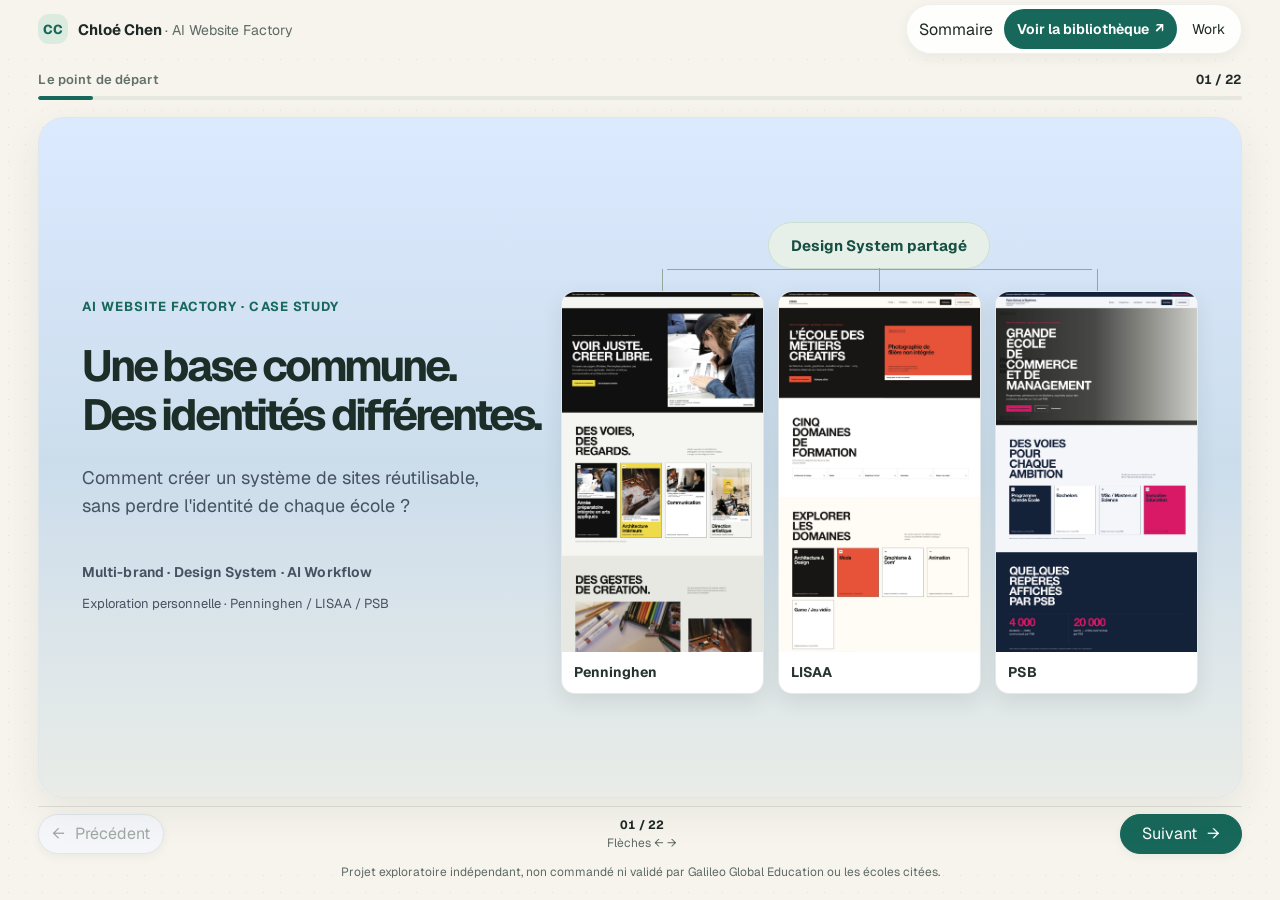
<file: index.html>
<!doctype html>
<html lang="fr">
  <head>
    <meta charset="utf-8" />
    <meta name="viewport" content="width=device-width, initial-scale=1" />
    <meta name="description" content="Une expérimentation indépendante de Product Design pour comprendre comment une base web commune peut servir plusieurs écoles, avec et sans IA." />
    <meta name="theme-color" content="#f6f8fb" />
    <title>AI Website Factory - Chloé Chen</title>
    <link rel="preconnect" href="https://fonts.googleapis.com" />
    <link rel="preconnect" href="https://fonts.gstatic.com" crossorigin />
    <link href="https://fonts.googleapis.com/css2?family=Geist:wght@400;500;600;700&display=swap" rel="stylesheet" />
    <link rel="stylesheet" href="./case-study.css?v=4" />
    <link rel="stylesheet" href="./case-study-evidence.css?v=3" />
    <link rel="stylesheet" href="./case-study-deck.css?v=44" />
    <script type="module" src="./case-study.js?v=14"></script>
  </head>
  <body class="gcase-page">
    <a class="gcase-skip" href="#scene-01">Aller au récit</a>
    <header class="story-topbar">
      <a class="story-brand" href="../work.html"><span class="brand-mark">CC</span><span>Chloé Chen <small>· AI Website Factory</small></span></a>
      <div class="story-tools">
        <button class="plain-button" id="contents-toggle" type="button" aria-expanded="false" aria-controls="contents-panel">Sommaire</button>
        <a class="library-shortcut" href="#scene-16" data-go="15">Voir la bibliothèque <span aria-hidden="true">↗</span></a>
        <a class="portfolio-link" href="../work.html">Work</a>
      </div>
      <nav class="contents-panel" id="contents-panel" aria-label="Sommaire des chapitres" hidden>
        <a href="#scene-01" data-go="0"><span>01-03</span> Une question de départ</a>
        <a href="#scene-04" data-go="3"><span>04-10</span> Un premier site</a>
        <a href="#scene-11" data-go="10"><span>11-16</span> Trois écoles, un système</a>
        <a href="#scene-17" data-go="16"><span>17-19</span> Réutiliser ne suffit pas</a>
        <a href="#scene-20" data-go="19"><span>20-22</span> Et dans la vraie vie ?</a>
      </nav>
    </header>

    <main id="story" class="story-app" aria-label="Case study en 22 scènes">
      <div class="story-progress" aria-live="polite">
        <div class="progress-context"><span id="chapter-name">Le point de départ</span><span id="scene-scroll-hint" hidden>Défilement dans le panneau pour tout lire</span><span id="scene-count">01 / 22</span></div>
        <div class="progress-track" aria-hidden="true"><span id="progress-fill"></span></div>
      </div>
      <div class="scene-stage" id="scene-stage">
        <section class="story-scene cover-scene" data-scene id="scene-01" data-chapter="Le point de départ" aria-labelledby="title-01" aria-roledescription="scène" tabindex="-1">
          <div class="scene-copy cover-copy">
            <p class="scene-kicker cover-label">AI WEBSITE FACTORY · CASE STUDY</p>
            <h1 id="title-01"><span>Une base commune.</span><span>Des identités différentes.</span></h1>
            <p class="cover-subtitle">Comment créer un système de sites réutilisable, sans perdre l'identité de chaque école ?</p>
            <p class="cover-keywords">Multi-brand · Design System · AI Workflow</p>
            <p class="cover-context">Exploration personnelle · Penninghen / LISAA / PSB</p>
          </div>
          <div class="scene-proof cover-visual" role="group" aria-label="Un Design System partagé décliné pour Penninghen, LISAA et PSB">
            <div class="cover-system">Design System partagé</div>
            <div class="cover-schools">
              <article><a class="cover-school-card" href="./demos/sop-06c-captures/Penninghen-Full.png" target="_blank" rel="noreferrer" aria-label="Ouvrir la capture authentique du prototype Penninghen"><img src="./demos/sop-06c-captures/Penninghen-Full.png" alt="Aperçu de la capture historique du prototype Penninghen, SOP 06C" fetchpriority="high"><span>Penninghen</span></a></article>
              <article><a class="cover-school-card" href="./demos/sop-06c-captures/LISAA-Full.png" target="_blank" rel="noreferrer" aria-label="Ouvrir la capture authentique du prototype LISAA"><img src="./demos/sop-06c-captures/LISAA-Full.png" alt="Aperçu de la capture historique du prototype LISAA, SOP 06C" fetchpriority="high"><span>LISAA</span></a></article>
              <article><a class="cover-school-card" href="./demos/sop-06c-captures/PSB-Full.png" target="_blank" rel="noreferrer" aria-label="Ouvrir la capture authentique du prototype PSB"><img src="./demos/sop-06c-captures/PSB-Full.png" alt="Aperçu de la capture historique du prototype Paris School of Business, SOP 06C" fetchpriority="high"><span>PSB</span></a></article>
            </div>
          </div>
        </section>

        <section class="story-scene workflow-scene" data-scene id="scene-02" data-chapter="Le point de départ" aria-labelledby="title-02" aria-roledescription="scène" tabindex="-1" hidden>
          <header class="workflow-heading">
            <p class="scene-kicker">02 / 22 · AI WORKFLOW</p>
            <h2 id="title-02">L’IA produit. Je décide.</h2>
            <p class="workflow-thesis">L’IA m’aide à explorer et à produire. Je garde la responsabilité des décisions de design.</p>
          </header>
          <div class="workflow-panel">
            <div class="workflow-roles">
              <section class="workflow-role workflow-role--ai" aria-labelledby="workflow-ai-title">
                <h3 id="workflow-ai-title"><span class="workflow-icon workflow-icon--ai" aria-hidden="true"></span>IA · Codex</h3>
                <ul>
                  <li>Recherche &amp; benchmark</li>
                  <li>Prototypes &amp; composants</li>
                  <li>Code &amp; tests</li>
                  <li>Audits techniques</li>
                </ul>
              </section>
              <section class="workflow-role workflow-role--human" aria-labelledby="workflow-human-title">
                <h3 id="workflow-human-title"><span class="workflow-icon workflow-icon--human" aria-hidden="true"></span>Moi · Product Designer</h3>
                <ul>
                  <li>Objectifs &amp; périmètre</li>
                  <li>Choix de design</li>
                  <li>Qualité visuelle &amp; UX</li>
                  <li>Validation &amp; priorités</li>
                </ul>
              </section>
            </div>
            <div class="workflow-iteration" aria-label="Un workflow itératif : proposer, évaluer, corriger, retester">
              <p>Un workflow itératif :</p>
              <ol>
                <li>proposer</li><li aria-hidden="true">→</li>
                <li>évaluer</li><li aria-hidden="true">→</li>
                <li>corriger</li><li aria-hidden="true">→</li>
                <li>retester</li>
              </ol>
              <span class="workflow-return" aria-hidden="true">↶</span>
            </div>
          </div>
        </section>

                <section class="story-scene scene--prototype-trio" data-scene id="scene-03" data-chapter="Le point de départ" aria-labelledby="title-03" aria-roledescription="scène" tabindex="-1" hidden>
          <header class="prototype-intro">
            <p class="prototype-eyebrow">03 / 22 · CHOIX DES ÉCOLES</p>
            <h2 id="title-03">Deux écoles de design. Une école de commerce.</h2>
            <p>Tester les points communs, les différences et les limites de réutilisation.</p>
          </header>
          <div class="prototype-gallery" aria-label="Captures des pages d’accueil officielles des trois écoles">
            <article class="prototype-view">
              <img src="./official-captures/penninghen-home.jpg" alt="Capture de la page d’accueil officielle de Penninghen, affichée dans un navigateur de bureau" loading="lazy">
              <div class="prototype-caption"><h3>Penninghen</h3><p>Création &amp; projets</p><span>Point de départ</span></div>
            </article>
            <article class="prototype-view">
              <img src="./official-captures/lisaa-home.jpg" alt="Capture de la page d’accueil officielle de LISAA, affichée dans un navigateur de bureau" loading="lazy">
              <div class="prototype-caption"><h3>LISAA</h3><p>Formations &amp; campus</p><span>Comparaison proche</span></div>
            </article>
            <article class="prototype-view">
              <img src="./official-captures/psb-home.jpg" alt="Capture de la page d’accueil officielle de Paris School of Business, affichée dans un navigateur de bureau" loading="lazy">
              <div class="prototype-caption"><h3>PSB</h3><p>Programmes &amp; admissions</p><span>Comparaison différente</span></div>
            </article>
          </div>
          <footer class="prototype-summary"><p>Même domaine <span>→</span> domaines différents <span>→</span> tester la réutilisation</p><small>Captures des pages d’accueil officielles consultées le 26 octobre 2026.</small></footer>
        </section>

        <section class="story-scene scene--website-audit" data-scene id="scene-04" data-chapter="Un premier site" aria-labelledby="title-04" aria-roledescription="scène" tabindex="-1" hidden>
          <figure class="audit-capture">
            <a href="./penninghen-homepage-official-capture.png" target="_blank" rel="noreferrer" aria-label="Ouvrir la capture complète de la homepage officielle de Penninghen">
              <img src="./penninghen-homepage-official-capture.png" alt="Capture fournie de la page d’accueil officielle de Penninghen : navigation, campagne d’inscriptions, formations, actualités, agenda et pied de page." loading="lazy">
            </a>
            <figcaption>Capture de la homepage officielle · document fourni</figcaption>
          </figure>
          <div class="audit-copy">
            <p class="scene-kicker">04 / 22 · WEBSITE AUDIT</p>
            <h2 id="title-04">Penninghen — Comprendre avant de concevoir</h2>
            <p class="audit-subtitle">Premier audit du site existant, assisté par l’IA.</p>
            <div class="audit-analysis">
              <p>Analyse</p>
              <ul>
                <li>Structure de la page</li>
                <li>Composants récurrents</li>
                <li>Identité visuelle</li>
                <li>Parcours à explorer</li>
              </ul>
            </div>
            <p class="audit-conclusion">Identifier les premières bases du Design System.</p>
          </div>
        </section>

        <section class="story-scene scene--prototype-steps" data-scene id="scene-05" data-chapter="Un premier site" aria-labelledby="title-05" aria-roledescription="scène" tabindex="-1" hidden>
          <header class="prototype-steps__intro">
            <p class="scene-kicker">05 / 22 · PREMIER PROTOTYPE</p>
            <h2 id="title-05">Du site existant au premier prototype</h2>
            <p class="prototype-steps__subtitle">Construire une première base de composants avec l’IA.</p>
            <aside class="prototype-question" aria-label="Question que je me posais à cette étape">
              <span class="prototype-question__emoji" aria-hidden="true">🤔</span>
              <div>
                <span class="prototype-question__label">MA QUESTION</span>
                <p>« Comment créer un premier Design System à partir de ce site ? »</p>
              </div>
            </aside>
          </header>
          <div class="prototype-steps__grid" aria-label="Trois preuves de la progression vers la première homepage">
            <article class="prototype-step">
              <a class="prototype-step__visual" href="./evidence/scene-05/01-audit-penninghen.png" target="_blank" rel="noreferrer" aria-label="Ouvrir l’extrait du document d’analyse SOP 02">
                <img src="./evidence/scene-05/01-audit-penninghen.png" alt="Extrait réel de l’analyse SOP 02 : structure de page, identité observée et éléments à confirmer." loading="lazy">
              </a>
              <div class="prototype-step__caption"><span>01 · Analyser</span><h3>Audit Penninghen</h3><p>Structure, contenu, identité</p><small>Extrait du document SOP 02</small></div>
            </article>
            <article class="prototype-step">
              <a class="prototype-step__visual" href="./evidence/scene-05/02-foundations-components-v1.png" target="_blank" rel="noreferrer" aria-label="Ouvrir la capture des premiers composants visibles dans Penninghen V1">
                <img src="./evidence/scene-05/02-foundations-components-v1.png" alt="Capture de la section Formations de Penninghen V1 montrant les premières cartes de composants." loading="lazy">
              </a>
              <div class="prototype-step__caption"><span>02 · Construire</span><h3>Fondations &amp; composants</h3><p>Premiers composants visibles dans la V1</p><small>La page Foundations autonome n’a pas été retrouvée</small></div>
            </article>
            <article class="prototype-step">
              <a class="prototype-step__visual" href="./evidence/scene-05/03-penninghen-homepage-v1.png" target="_blank" rel="noreferrer" aria-label="Ouvrir la capture de la homepage interactive Penninghen V1">
                <img src="./evidence/scene-05/03-penninghen-homepage-v1.png" alt="Capture de la homepage Penninghen V1, prototype indépendant et non officiel." loading="lazy">
              </a>
              <div class="prototype-step__caption"><span>03 · Assembler</span><h3>Penninghen V1</h3><p>Première homepage interactive</p><small><a href="./demos/penninghen/v1/" target="_blank" rel="noreferrer">Ouvrir la V1 ↗</a></small></div>
            </article>
          </div>
          <footer class="prototype-steps__outcome">
            <div class="prototype-steps__roles"><span>IA · Analyse &amp; génération</span><span>Designer · Choix &amp; validation</span></div>
            <p>Premier résultat : une V1 à tester, pas un système finalisé.</p>
          </footer>
        </section>

        <section class="story-scene scene--demo" data-scene id="scene-06" data-chapter="Un premier site" aria-labelledby="title-06" aria-roledescription="scène" tabindex="-1" hidden>
          <div class="scene-copy"><p class="scene-kicker">Penninghen V1</p><h2 id="title-06">J’ai produit une première page à faire relire.</h2><p>La V1 est un vrai prototype HTML. Tu peux la faire défiler ici ou l’ouvrir seule.</p><a class="open-demo" href="./demos/penninghen/v1/" target="_blank" rel="noreferrer">Explorer la V1 <span aria-hidden="true">↗</span></a><p class="scene-transition">En la regardant comme une expérience, j’ai repéré ce qui manquait.</p></div>
          <div class="scene-proof browser-proof"><div class="browser-bar"><span></span><span></span><span></span><b>Penninghen · V1 interactive</b></div><iframe data-src="./demos/penninghen/v1/" title="Prototype interactif Penninghen V1" loading="lazy"></iframe><p class="frame-hint">Défilement indépendant dans la page intégrée · lien plein écran disponible à gauche</p></div>
        </section>

        <section class="story-scene scene--v1-review" data-scene id="scene-07" data-chapter="Un premier site" aria-labelledby="title-07" aria-roledescription="scène" tabindex="-1" hidden>
          <header class="v1-review__intro">
            <div class="v1-review__heading">
              <p class="scene-kicker">07 / 22 · DESIGN REVIEW V1</p>
              <h2 id="title-07">Une V1 fonctionnelle, mais trop limitée.</h2>
              <p class="v1-review__subtitle">Le problème venait aussi du manque de diversité des composants.</p>
            </div>
            <p class="v1-review__question"><span aria-hidden="true">🤔</span> « Pourquoi tous les blocs se ressemblent ? »</p>
          </header>
          <div class="v1-review__body">
            <aside class="v1-review__analysis">
              <ol class="v1-review__findings" aria-label="Quatre problèmes identifiés pendant la revue de design">
                <li><span class="v1-review__number">01</span><span class="v1-review__issue-mark" aria-hidden="true">!</span><div><b>Peu de variantes</b><p>Trop peu de variantes de composants.</p></div></li>
                <li><span class="v1-review__number">02</span><span class="v1-review__issue-mark" aria-hidden="true">!</span><div><b>Blocs répétitifs</b><p>Les mêmes compositions reviennent.</p></div></li>
                <li><span class="v1-review__number">03</span><span class="v1-review__issue-mark" aria-hidden="true">!</span><div><b>Peu de visuels</b><p>Manque de contenus visuels adaptés.</p></div></li>
                <li><span class="v1-review__number">04</span><span class="v1-review__issue-mark" aria-hidden="true">!</span><div><b>Rythme monotone</b><p>Une page trop uniforme.</p></div></li>
              </ol>
              <p class="v1-review__decision"><b>Décision</b> Enrichir les composants, varier les layouts et intégrer des médias pertinents.</p>
            </aside>
            <figure class="v1-review__capture">
            <div class="v1-review__browser-bar"><span aria-hidden="true"></span><span aria-hidden="true"></span><span aria-hidden="true"></span><b>Penninghen V1 · page interactive historique</b></div>
            <div class="v1-review__image-wrap">
              <iframe data-src="./demos/penninghen/v1/" title="Homepage interactive historique Penninghen V1, affichée depuis le haut et défilable dans son cadre" loading="lazy"></iframe>
            </div>
            </figure>
          </div>
        </section>

        <section class="story-scene scene--iteration" data-scene id="scene-08" data-chapter="Un premier site" aria-labelledby="title-08" aria-roledescription="scène" tabindex="-1" hidden>
          <header class="iteration-intro">
            <div class="iteration-heading">
              <p class="scene-kicker">08 / 22 · DESIGN REVIEW &amp; ITERATION</p>
              <h2 id="title-08">Identifier les manques avant de corriger</h2>
              <p>De la revue de la V1 à des corrections de design plus précises.</p>
            </div>
            <p class="iteration-question"><span aria-hidden="true">🤔</span> « Quels composants manquent ? »</p>
          </header>

          <div class="iteration-comparison" aria-label="Comparaison de deux prototypes HTML interactifs">
            <article class="iteration-version" aria-labelledby="iteration-v1-title">
              <h3 id="iteration-v1-title">V1 · Avant</h3>
              <div class="iteration-browser">
                <div class="iteration-browser__bar"><span aria-hidden="true"></span><span aria-hidden="true"></span><span aria-hidden="true"></span><b>Penninghen · V1 historique</b><a href="./demos/penninghen/v1/" target="_blank" rel="noreferrer">Ouvrir ↗</a></div>
                <iframe data-src="./demos/penninghen/v1/" title="Homepage interactive historique Penninghen V1" loading="lazy"></iframe>
              </div>
            </article>
            <article class="iteration-version" aria-labelledby="iteration-v2-title">
              <h3 id="iteration-v2-title">V2 · Après</h3>
              <div class="iteration-browser">
                <div class="iteration-browser__bar"><span aria-hidden="true"></span><span aria-hidden="true"></span><span aria-hidden="true"></span><b>Penninghen · V2 historique</b><a href="./demos/penninghen/v2-before-media/" target="_blank" rel="noreferrer">Ouvrir ↗</a></div>
                <iframe data-src="./demos/penninghen/v2-before-media/" title="Homepage interactive historique Penninghen V2, version avant intégration média" loading="lazy"></iframe>
              </div>
            </article>
          </div>

          <footer class="iteration-review" aria-label="Synthèse des retours de conception après la V1">
            <div class="iteration-review__heading"><h3>Design Review · Ce qui devait changer</h3><p>Retours de conception après la V1, pas un audit formel.</p></div>
            <dl>
              <div><dt>Composants</dt><dd>Variantes insuffisantes</dd></div>
              <div><dt>Composition</dt><dd>Répétition des blocs</dd></div>
              <div><dt>Contenus</dt><dd>Médias peu présents</dd></div>
            </dl>
          </footer>
        </section>

        <section class="story-scene scene--media-iteration" data-scene id="scene-09" data-chapter="Un premier site" aria-labelledby="title-09" aria-roledescription="scène" tabindex="-1" hidden>
          <header class="media-iteration-intro">
            <div><p class="scene-kicker">09 / 22 · MEDIA ITERATION</p><h2 id="title-09">Des placeholders aux vrais visuels</h2><p>Tester les composants média avec des images d’illustration.</p></div>
            <p class="iteration-question"><span aria-hidden="true">🤔</span> « Et maintenant, quelles images utiliser ? »</p>
          </header>
          <div class="media-iteration-compare" aria-label="Comparaison interactive des états média Penninghen">
            <article class="media-iteration-version"><header><h3>V2 · Sans médias intégrés</h3><a href="./demos/penninghen/v2-before-media/" target="_blank" rel="noreferrer">Ouvrir ↗</a></header><div class="media-iteration-browser"><iframe data-src="./demos/penninghen/v2-before-media/" title="Penninghen V2 historique avec emplacements médias, sans images intégrées" loading="lazy"></iframe></div></article>
            <article class="media-iteration-version"><header><h3>État courant SOP 07B · médias d’illustration</h3><a href="./demos/sop-07-current/sites/penninghen/" target="_blank" rel="noreferrer">Ouvrir ↗</a></header><div class="media-iteration-browser"><iframe data-src="./demos/sop-07-current/sites/penninghen/" title="État courant SOP 07B Penninghen avec photos Pexels d’illustration, non snapshot historique de la V2 média" loading="lazy"></iframe></div></article>
          </div>
          <p class="media-iteration-provenance">Aucun snapshot autonome « V2 avec médias » n’a été retrouvé. À droite : l’état courant après SOP 07B, pas une archive de l’itération média. Les photos Pexels illustrent des activités créatives ; elles ne représentent ni Penninghen ni ses étudiants.</p>
          <footer class="media-iteration-findings"><div><b>Qualité d’image</b><span>Netteté selon la taille d’affichage</span></div><div><b>Direction artistique</b><span>Pertinence des visuels retenus</span></div><div><b>Sources</b><span>Provenance et droits à vérifier</span></div></footer>
        </section>

        <section class="story-scene scene--technical-audit" data-scene id="scene-10" data-chapter="Un premier site" aria-labelledby="title-10" aria-roledescription="scène" tabindex="-1" hidden>
          <header class="technical-audit-intro">
            <div><p class="scene-kicker">10 / 22 · DESIGN SYSTEM AUDIT · SOP 05</p><h2 id="title-10">Un Design System visuel… mais est-il solide ?</h2><p>Les rapports SOP05 ne figurent pas dans les archives retrouvées.</p></div>
            <p class="iteration-question"><span aria-hidden="true">🤔</span> « Et techniquement, est-ce que ça tient la route ? »</p>
          </header>
          <div class="technical-audit-layout">
            <article class="technical-audit-proof">
              <h3>Preuve documentaire retrouvée</h3>
              <div class="audit-available-report"><span>Preuve ultérieure réellement disponible · SOP 07A · 24 octobre 2026</span><strong>« Le fallback média du Hero prend trop de place quand aucune image n’est fournie. »</strong><p>Extrait authentique d’un audit ultérieur ; il ne remplace pas les preuves manquantes de SOP 05.</p><a href="./evidence/scene-10/07-component-quality-audit.html" target="_blank" rel="noreferrer">Lire le rapport complet SOP 07A ↗</a></div>
            </article>
            <section class="technical-audit-topics" aria-labelledby="audit-topics-title"><h3 id="audit-topics-title">Axes de contrôle demandés en SOP 05</h3><ul><li>Valeurs CSS en dur</li><li>Design Tokens et thèmes</li><li>Styles répétés</li><li>Accessibilité et états de focus</li></ul><p>Les rapports SOP 05 n’étant pas présents ici, ces axes ne sont pas présentés comme des résultats détaillés de l’audit.</p></section>
          </div>
          <ol class="technical-audit-flow" aria-label="Audit, corrections, nouvelle vérification"><li><b>Audit</b><span>SOP 05 · rapport non retrouvé</span></li><li aria-hidden="true">→</li><li><b>Corrections</b><span>Changements de code conservés</span></li><li aria-hidden="true">→</li><li><b>Nouvelle vérification</b><span>Clôture SOP 07B · avec réserves</span></li></ol>
        </section>

        <section class="story-scene scene--sop-06a" data-scene id="scene-11" data-chapter="Trois écoles, un système" aria-labelledby="title-11" aria-roledescription="scène" tabindex="-1" hidden>
          <header class="multi-brand-intro">
            <div>
              <p class="scene-kicker">SOP 06A · ANALYSE MULTI-MARQUES</p>
              <h2 id="title-11">Une base commune, des besoins différents.</h2>
              <p>Comparer les besoins de deux écoles avec les composants déjà créés pour Penninghen.</p>
            </div>
            <p class="iteration-question"><span aria-hidden="true">🤔</span> « Est-ce que ma base fonctionne pour d'autres écoles ? »</p>
          </header>

          <div class="multi-brand-pair" aria-label="Comparaison des besoins observés chez LISAA et Paris School of Business">
            <article class="multi-brand-profile multi-brand-profile--lisaa" aria-labelledby="lisaa-profile-title">
              <header class="multi-brand-profile__masthead">
                <div><p class="multi-brand-profile__eyebrow">ÉCOLE D’ART ET DE DESIGN</p><h3 id="lisaa-profile-title">LISAA</h3></div>
                <a href="https://www.lisaa.com/fr" target="_blank" rel="noreferrer">Site officiel <span aria-hidden="true">↗</span></a>
              </header>
              <div class="multi-brand-profile__facts">
                <p class="multi-brand-profile__label">FAIT · repères visibles sur l’accueil</p>
                <ul aria-label="Éléments de navigation et de contenu observés"><li>Filières</li><li>Villes</li><li>Niveaux</li><li>Campus</li></ul>
              </div>
              <div class="multi-brand-profile__path">
                <p class="multi-brand-profile__label">HYPOTHÈSE · parcours à tester</p>
                <h4>Explorer les formations</h4>
                <p>Les filtres et la navigation multi-campus sont des besoins de conception déduits du site, pas validés par des entretiens.</p>
              </div>
              <p class="multi-brand-profile__gap"><span>ÉCART DU POC PENNINGHEN</span>Filtres et navigation multi-campus</p>
            </article>

            <article class="multi-brand-profile multi-brand-profile--psb" aria-labelledby="psb-profile-title">
              <header class="multi-brand-profile__masthead">
                <div><p class="multi-brand-profile__eyebrow">ÉCOLE DE COMMERCE</p><h3 id="psb-profile-title">Paris School <span>of Business</span></h3></div>
                <a href="https://www.psbedu.paris/fr" target="_blank" rel="noreferrer">Site officiel <span aria-hidden="true">↗</span></a>
              </header>
              <div class="multi-brand-profile__facts">
                <p class="multi-brand-profile__label">FAIT · repères visibles sur l’accueil</p>
                <ul aria-label="Éléments de navigation et de contenu observés"><li>Programmes</li><li>Admissions</li><li>Accréditations</li><li>Alumni</li></ul>
              </div>
              <div class="multi-brand-profile__path">
                <p class="multi-brand-profile__label">HYPOTHÈSE · parcours à tester</p>
                <h4>Choisir un programme et candidater</h4>
                <p>Le parcours d’admission et les preuves de réassurance sont des pistes déduites de la hiérarchie éditoriale publique.</p>
              </div>
              <p class="multi-brand-profile__gap"><span>ÉCART DU POC PENNINGHEN</span>Parcours d’admission et réassurance</p>
            </article>
          </div>

          <footer class="multi-brand-conclusion">
            <p>Certains composants sont réutilisables. D'autres besoins demandent de nouvelles fonctionnalités.</p>
            <small>Analyse de pages publiques uniquement · aucun entretien utilisateur · écarts relatifs au POC, pas aux sites officiels.</small>
          </footer>
        </section>

        <section class="story-scene scene--demo" data-scene id="scene-12" data-chapter="Trois écoles, un système" aria-labelledby="title-12" aria-roledescription="scène" tabindex="-1" hidden>
          <div class="scene-copy"><p class="scene-kicker">12 · SOP 06B · Diagnostic</p><h2 id="title-12">J’ai rendu les capacités manquantes visibles.</h2><p>Les pages 06B affichent « C · Extension nécessaire » là où le système ne répondait pas encore au besoin.</p><p>Ce sont des placeholders de diagnostic, pas des fonctionnalités. Leur reconstruction est partielle et s’appuie sur le code partagé actuel.</p><div class="diagnostic-controls" role="group" aria-label="Choisir le diagnostic 06B"><button type="button" aria-pressed="true" data-switch="diagnostic" data-src="./demos/sop-06b/prototypes/06b/lisaa/" data-title="Diagnostic LISAA 06B, reconstruction partielle" data-open="diagnostic-open">LISAA</button><button type="button" aria-pressed="false" data-switch="diagnostic" data-src="./demos/sop-06b/prototypes/06b/psb/" data-title="Diagnostic PSB 06B, reconstruction partielle" data-open="diagnostic-open">PSB</button></div><a class="open-demo" id="diagnostic-open" href="./demos/sop-06b/prototypes/06b/lisaa/" target="_blank" rel="noreferrer">Ouvrir le diagnostic <span aria-hidden="true">↗</span></a><p class="scene-transition">Il fallait décider quels écarts méritaient une vraie extension.</p></div>
          <div class="scene-proof browser-proof"><div class="browser-bar"><span></span><span></span><span></span><b>Diagnostic 06B · capacité manquante</b></div><iframe id="diagnostic-frame" data-src="./demos/sop-06b/prototypes/06b/lisaa/" title="Diagnostic LISAA 06B, reconstruction partielle" loading="lazy"></iframe><p class="frame-hint">Les placeholders C sont explicatifs. Ils ne simulent pas un filtre ou une fonctionnalité.</p></div>
        </section>

        <section class="story-scene scene--gap-inventory" data-scene id="scene-13" data-chapter="Trois écoles, un système" aria-labelledby="title-13" aria-roledescription="scène" tabindex="-1" hidden>
          <header class="gap-inventory__header">
            <div>
              <p class="scene-kicker">13 / 22 · GAP INVENTORY</p>
              <h2 id="title-13">Tous les gaps ne demandent pas un nouveau composant.</h2>
              <p class="gap-inventory__subtitle">Regrouper les besoins avant de décider quoi réutiliser, adapter ou développer.</p>
            </div>
            <p class="gap-inventory__question"><span aria-hidden="true">🤔</span> « Faut-il créer un composant pour chaque gap ? »</p>
          </header>

          <div class="gap-decisions" aria-label="Les trois décisions du diagnostic SOP 06B">
            <article class="gap-decision gap-decision--reuse">
              <p class="gap-decision__code">A</p>
              <h3>Réutiliser</h3>
              <p>Le composant existe déjà et répond au besoin.</p>
              <p class="gap-decision__example"><span>Exemple documenté</span>SectionHeading pour les titres et introductions simples.</p>
            </article>
            <article class="gap-decision gap-decision--configure">
              <p class="gap-decision__code">B</p>
              <h3>Adapter</h3>
              <p>Le contenu, le thème ou les données suffisent à l’ajuster.</p>
              <p class="gap-decision__example"><span>Exemple documenté</span>Agenda statique avec ses événements et son thème configurés.</p>
            </article>
            <article class="gap-decision gap-decision--extend">
              <p class="gap-decision__code">C</p>
              <h3>Développer</h3>
              <p>Une capacité manque ; elle n’est pas encore développée.</p>
              <p class="gap-decision__example"><span>Exemple documenté</span>Répertoire de campus et sélecteur de ville pour LISAA.</p>
            </article>
          </div>

          <div class="gap-examples">
            <h3>Trois besoins, trois lectures</h3>
            <div class="gap-examples__list">
              <article><span class="gap-examples__tag">A · Réutiliser</span><strong>Titres et introductions</strong><p>SectionHeading est déjà présent dans le système partagé.</p><small>Plusieurs écoles · besoin éditorial simple</small></article>
              <article><span class="gap-examples__tag">C · Extension nécessaire</span><strong>Navigation multi-campus</strong><p>LISAA · relier villes, écoles et filières ; aucun composant existant.</p><small>Proposé : répertoire de campus et sélecteur de ville</small></article>
              <article><span class="gap-examples__tag">C · Extension nécessaire</span><strong>Parcours d’admission</strong><p>PSB · adapter le parcours aux voies propres à chaque programme.</p><small>À alimenter par des règles vérifiées et datées</small></article>
            </div>
          </div>

          <footer class="gap-inventory__footer">
            <p><strong>À cette étape, C signifie « capacité manquante ».</strong> Core / Configurable / Brand-specific est une classification architecturale distincte, présentée plus loin.</p>
            <a href="./evidence/scene-13/06b-gap-matrix.md" target="_blank" rel="noreferrer">Ouvrir la Gap Matrix SOP 06B <span aria-hidden="true">↗</span></a>
          </footer>
        </section>

        <section class="story-scene scene--component-architecture" data-scene id="scene-14" data-chapter="Trois écoles, un système" aria-labelledby="title-14" aria-roledescription="scène" tabindex="-1" hidden>
          <header class="component-architecture__header">
            <div>
              <p class="scene-kicker">SOP 06C · COMPONENT ARCHITECTURE</p>
              <h2 id="title-14">Un socle commun, sans tout uniformiser.</h2>
              <p>Trois niveaux de composants pour garder la flexibilité des marques.</p>
            </div>
            <p class="scene-question" aria-label="Question personnelle">🤔 « Qu'est-ce qu'on partage vraiment ? »</p>
          </header>

          <div class="component-architecture__columns" aria-label="Trois niveaux de composants">
            <section class="component-tier" aria-labelledby="tier-core-title">
              <header class="component-tier__heading"><span>A · CORE</span><h3 id="tier-core-title">Partager</h3></header>
              <p class="component-tier__summary">Même structure pour les trois écoles.</p>
              <div class="component-example"><div class="component-example__label"><strong>Button</strong><span>Développé</span></div><iframe data-component-preview="Button" data-brand="shared" title="Aperçu réel du composant partagé Button" loading="lazy"></iframe></div>
              <div class="component-example"><div class="component-example__label"><strong>SectionHeading</strong><span>Développé</span></div><iframe data-component-preview="SectionHeading" data-brand="shared" title="Aperçu réel du composant partagé SectionHeading" loading="lazy"></iframe></div>
            </section>

            <section class="component-tier" aria-labelledby="tier-configurable-title">
              <header class="component-tier__heading"><span>B · CONFIGURABLE</span><h3 id="tier-configurable-title">Adapter</h3></header>
              <p class="component-tier__summary">Même composant, thème et contenu de marque.</p>
              <div class="component-example"><div class="component-example__label"><strong>Hero · Penninghen</strong><span>Configuration 1</span></div><iframe data-component-preview="Hero" data-brand="penninghen" data-variant="source" title="Composant Hero configuré avec les données Penninghen" loading="lazy"></iframe></div>
              <div class="component-example"><div class="component-example__label"><strong>Hero · LISAA</strong><span>Configuration 2</span></div><iframe data-component-preview="Hero" data-brand="lisaa" data-variant="source" title="Même composant Hero configuré avec le thème et les données LISAA" loading="lazy"></iframe></div>
              <div class="component-example component-example--compact"><div class="component-example__label"><strong>ProgramCard · PSB</strong><span>Développé</span></div><iframe data-component-preview="ProgramCard" data-brand="psb" title="Composant réel ProgramCard configuré avec les données PSB" loading="lazy"></iframe></div>
            </section>

            <section class="component-tier" aria-labelledby="tier-specific-title">
              <header class="component-tier__heading"><span>C · BRAND-SPECIFIC</span><h3 id="tier-specific-title">Spécialiser</h3></header>
              <p class="component-tier__summary">Pattern isolé quand le besoin diffère.</p>
              <div class="component-example component-example--interactive"><div class="component-example__label"><strong>LISAA · Program Finder</strong><span>Échantillon · 5 fiches</span></div><iframe data-component-preview="LisaaProgramFinder" data-brand="lisaa" title="Composant LISAA Program Finder réel, avec un échantillon de cinq fiches et des filtres interactifs" loading="lazy"></iframe></div>
              <div class="component-example"><div class="component-example__label"><strong>PSB · Recognition Panel</strong><span>Partiel</span></div><iframe data-component-preview="PsbRecognitionPanel" data-brand="psb" title="Composant PSB Recognition Panel réel, partiellement développé" loading="lazy"></iframe></div>
              <p class="component-tier__caveat">Finder : pas de catalogue officiel connecté. Reconnaissances : statuts, dates et droits à confirmer.</p>
            </section>
          </div>
          <p class="component-architecture__footnote">SOP 06B : C = capacité manquante. SOP 06C : C = composant Brand-specific.</p>
        </section>

        <section class="story-scene scene--shared-assembly" data-scene id="scene-15" data-chapter="Trois écoles, un système" aria-labelledby="title-15" aria-roledescription="scène" tabindex="-1" hidden>
          <header class="shared-assembly__header">
            <div>
              <p class="scene-kicker">15 · ASSEMBLAGE MULTI-MARQUES</p>
              <h2 id="title-15">Une bibliothèque commune. Trois sites différents.</h2>
              <p>Chaque école choisit ses contenus, son identité et l'ordre des sections.</p>
            </div>
            <p class="shared-assembly__question" aria-label="Question personnelle">🤔 « Comment construire trois sites sans tout refaire ? »</p>
          </header>

          <div class="shared-assembly__inputs" aria-label="Éléments réunis pour construire une page">
            <section class="shared-assembly__input shared-assembly__input--components" aria-labelledby="assembly-components-title">
              <div class="shared-assembly__input-heading"><span class="shared-assembly__glyph" aria-hidden="true">▦</span><div><p>La bibliothèque</p><h3 id="assembly-components-title">Composants partagés</h3></div></div>
              <ul class="shared-assembly__component-list" aria-label="Composants présents dans le registre commun">
                <li>Hero</li><li>ProgramCard</li><li>Navigation <small>SiteHeader</small></li><li>Footer <small>SiteFooter</small></li>
              </ul>
            </section>
            <section class="shared-assembly__input shared-assembly__input--configuration" aria-labelledby="assembly-config-title">
              <div class="shared-assembly__input-heading"><span class="shared-assembly__glyph" aria-hidden="true">⌘</span><div><p>Les choix de l'école</p><h3 id="assembly-config-title">Configuration de marque</h3></div></div>
              <ul class="shared-assembly__config-list">
                <li>Couleurs et typographie</li><li>Contenus</li><li>Sélection des sections</li><li>Ordre des sections</li>
              </ul>
            </section>
          </div>

          <div class="shared-assembly__merge" aria-hidden="true"><span></span><b>↓</b><span></span></div>
          <section class="shared-assembly__assembler" aria-label="Assemblage partagé">
            <span class="shared-assembly__assembler-mark" aria-hidden="true">▧</span>
            <div><p>Assemblage partagé</p><h3>Page Assembler</h3><span>Assemble automatiquement les composants selon la configuration choisie.</span></div>
          </section>
          <div class="shared-assembly__output-arrow" aria-hidden="true">↓</div>

          <div class="shared-assembly__sites" aria-label="Trois sites produits avec le même assembleur">
            <article class="shared-assembly__site shared-assembly__site--penninghen">
              <header><h3>Penninghen</h3><a href="./demos/sop-07-current/sites/penninghen/" target="_blank" rel="noreferrer">Ouvrir le site <span aria-hidden="true">↗</span></a></header>
              <div class="shared-assembly__viewport"><iframe data-src="./demos/sop-07-current/sites/penninghen/" title="Aperçu interactif du prototype Penninghen assemblé" loading="lazy"></iframe></div>
            </article>
            <article class="shared-assembly__site shared-assembly__site--lisaa">
              <header><h3>LISAA</h3><a href="./demos/sop-07-current/sites/lisaa/" target="_blank" rel="noreferrer">Ouvrir le site <span aria-hidden="true">↗</span></a></header>
              <div class="shared-assembly__viewport"><iframe data-src="./demos/sop-07-current/sites/lisaa/" title="Aperçu interactif du prototype LISAA assemblé" loading="lazy"></iframe></div>
            </article>
            <article class="shared-assembly__site shared-assembly__site--psb">
              <header><h3>Paris School of Business</h3><a href="./demos/sop-07-current/sites/psb/" target="_blank" rel="noreferrer">Ouvrir le site <span aria-hidden="true">↗</span></a></header>
              <div class="shared-assembly__viewport"><iframe data-src="./demos/sop-07-current/sites/psb/" title="Aperçu interactif du prototype Paris School of Business assemblé" loading="lazy"></iframe></div>
            </article>
          </div>
          <details class="shared-assembly__technical"><summary>Voir la structure technique</summary><p><code>src/component-registry.js</code> → <code>src/page-assembler.js</code> · <code>brands/*/site.js</code> · données et thèmes de marque</p></details>
        </section>

        <section class="story-scene scene--library" data-scene id="scene-16" data-chapter="Trois écoles, un système" aria-labelledby="title-16" aria-roledescription="scène" tabindex="-1" hidden>
          <div class="scene-copy"><p class="scene-kicker">16 · Le livrable central</p><h2 id="title-16">La bibliothèque rend le système consultable.</h2><p>Le cadre ouvre la vraie bibliothèque interactive : fondations, composants, thèmes de marque et pages assemblées.</p><p class="source-caveat">C’est l’état courant du prototype, pas une archive figée de SOP 06C ou de l’après-SOP 07.</p><a class="open-demo" href="./demos/sop-07-current/" target="_blank" rel="noreferrer">Ouvrir la bibliothèque en plein écran <span aria-hidden="true">↗</span></a></div>
          <div class="scene-proof browser-proof browser-proof--large"><div class="browser-bar"><span></span><span></span><span></span><b>Visual Design System Library · état courant</b></div><iframe data-src="./demos/sop-07-current/" title="Bibliothèque interactive du Design System multi-marques, état courant" loading="lazy"></iframe><p class="frame-hint">La page intégrée garde son propre défilement et ses interactions.</p></div>
        </section>

        <section class="story-scene scene--demo" data-scene id="scene-17" data-chapter="Réutiliser ne suffit pas" aria-labelledby="title-17" aria-roledescription="scène" tabindex="-1" hidden>
          <div class="scene-copy"><p class="scene-kicker">17 · Trois pages, même assembleur</p><h2 id="title-17">Les trois sites utilisent maintenant la même base.</h2><p>Choisis une école pour charger sa vraie route dans le cadre. Ce sont des prototypes de travail, pas les sites officiels des établissements.</p><div class="school-controls" role="group" aria-label="Choisir un prototype courant"><button type="button" aria-pressed="true" data-switch="schools" data-src="./demos/sop-07-current/sites/penninghen/" data-title="Prototype Penninghen actuel" data-open="school-open">Penninghen</button><button type="button" aria-pressed="false" data-switch="schools" data-src="./demos/sop-07-current/sites/lisaa/" data-title="Prototype LISAA actuel avec échantillon Finder" data-open="school-open">LISAA</button><button type="button" aria-pressed="false" data-switch="schools" data-src="./demos/sop-07-current/sites/psb/" data-title="Prototype PSB actuel" data-open="school-open">PSB</button></div><a class="open-demo" id="school-open" href="./demos/sop-07-current/sites/penninghen/" target="_blank" rel="noreferrer">Ouvrir le site sélectionné <span aria-hidden="true">↗</span></a><p class="scene-transition">Le partage était réel. Mais cela ne voulait pas encore dire que le résultat était bon.</p></div>
          <div class="scene-proof browser-proof"><div class="browser-bar"><span></span><span></span><span></span><b>Pages assemblées · code courant</b></div><iframe id="school-frame" data-src="./demos/sop-07-current/sites/penninghen/" title="Prototype Penninghen actuel" loading="lazy"></iframe><p class="frame-hint">Le contenu de chaque marque est exploratoire et certaines données sont des échantillons.</p></div>
        </section>

        <section class="story-scene scene--quality-audit" data-scene id="scene-18" data-chapter="Réutiliser ne suffit pas" aria-labelledby="title-18" aria-roledescription="scène" tabindex="-1" hidden>
          <header class="quality-audit__header">
            <div>
              <p class="scene-kicker">18 / 22 · SOP 07A · QUALITY AUDIT</p>
              <h2 id="title-18">Même système. Les mêmes problèmes se répètent.</h2>
              <p>Les trois sites fonctionnaient, mais la qualité UX/UI n'était pas encore suffisante.</p>
            </div>
            <p class="quality-audit__question" aria-label="Question personnelle">🤔 « Et si on réutilisait aussi les défauts ? »</p>
          </header>

          <div class="quality-audit__cases" aria-label="Trois problèmes relevés pendant l’audit SOP 07A">
            <article class="quality-audit__case quality-audit__case--lisaa">
              <header><span>Cas 01 · LISAA</span><a href="./demos/sop-06c-captures/LISAA-Full.png" target="_blank" rel="noreferrer">Capture complète ↗</a></header>
              <a class="quality-audit__visual quality-audit__visual--capture" href="./demos/sop-06c-captures/LISAA-Full.png" target="_blank" rel="noreferrer" aria-label="Ouvrir la capture historique complète de LISAA, référence avant SOP 07">
                <img src="./demos/sop-06c-captures/LISAA-Full.png" alt="Capture pleine page historique LISAA avant les corrections : grand placeholder orange de média absent dans le Hero." loading="lazy" />
                <span>Détail recadré · référence avant (SOP 06C)</span>
              </a>
              <div class="quality-audit__caption"><h3>Hero sans média</h3><p>Un grand emplacement vide dominait la page.</p></div>
            </article>

            <article class="quality-audit__case quality-audit__case--psb">
              <header><span>Cas 02 · PSB</span><a href="./demos/sop-06c-captures/PSB-Full.png" target="_blank" rel="noreferrer">Capture complète ↗</a></header>
              <a class="quality-audit__visual quality-audit__visual--capture" href="./demos/sop-06c-captures/PSB-Full.png" target="_blank" rel="noreferrer" aria-label="Ouvrir la capture historique complète de PSB, référence avant SOP 07">
                <img src="./demos/sop-06c-captures/PSB-Full.png" alt="Capture pleine page historique PSB avant les corrections : le placeholder média se superpose au titre du Hero." loading="lazy" />
                <span>Détail recadré · référence avant (SOP 06C)</span>
              </a>
              <div class="quality-audit__caption"><h3>Texte superposé</h3><p>Un placeholder média se superposait au titre.</p></div>
            </article>

            <article class="quality-audit__case quality-audit__case--link">
              <header><span>Cas 03 · PSB</span><span class="quality-audit__source-tag">Preuve code</span></header>
              <div class="quality-audit__visual quality-audit__visual--code" aria-label="Extrait exact des données du prototype PSB">
                <span class="quality-audit__code-label">SOP-07-Baseline / data/psb-homepage.js</span>
                <pre><code>const officialHome = "https://www.psbedu.paris/fr";

{ label: "Brochure", href: officialHome },</code></pre>
                <span class="quality-audit__code-note">Extrait des données avant correction</span>
              </div>
              <div class="quality-audit__caption"><h3>Mauvaise destination</h3><p>Le bouton « Brochure » renvoyait à l'accueil.</p></div>
            </article>
          </div>

          <footer class="quality-audit__conclusion">
            <p>Réutiliser les composants ne suffit pas. Il faut aussi vérifier leur qualité sur chaque site.</p>
            <div class="quality-audit__links"><a href="./demos/sop-07-before/" target="_blank" rel="noreferrer">Consulter les preuves de l’audit <span aria-hidden="true">↗</span></a><a href="./evidence/scene-10/07-component-quality-audit.html" target="_blank" rel="noreferrer">Lire le rapport SOP 07A <span aria-hidden="true">↗</span></a></div>
          </footer>
        </section>

        <section class="story-scene scene--sop07b" data-scene id="scene-19" data-chapter="Réutiliser ne suffit pas" aria-labelledby="title-19" aria-roledescription="scène" tabindex="-1" hidden>
          <header class="sop07b__header">
            <div><p class="scene-kicker">SOP 07B · CORRECTIONS &amp; VALIDATION</p><h2 id="title-19">Corriger les défauts, puis tester le résultat.</h2></div>
            <p class="sop07b__question"><span aria-hidden="true">🤔</span> « Est-ce que les corrections fonctionnent vraiment ? »</p>
          </header>
          <aside class="sop07b__summary" aria-label="Corrections et vérification documentée">
            <section><h3>Ce qui a été corrigé</h3><ul><li>Affichage des médias et des composants</li><li>Liens et destinations</li><li>Filtrage des formations LISAA</li></ul></section>
            <section class="sop07b__checks"><h3>Vérification documentée</h3><div><strong>12/12</strong><span>tests Node</span></div><div><strong>15/15</strong><span>contrôles navigateur</span></div><p>Résultats du rapport de clôture, non relancés pour cette refonte.</p></section>
          </aside>
          <section class="sop07b__demo" aria-label="Démonstration interactive du LISAA Program Finder">
            <header><h3>LISAA · Program Finder</h3><a href="./demos/sop-07-current/sites/lisaa/#catalogue-lisaa" target="_blank" rel="noreferrer">Ouvrir la page entière ↗</a></header>
            <div class="sop07b__viewport"><iframe data-src="./demos/sop-07-current/sites/lisaa/" data-focus-selector="#lisaa-filter-family" data-preview-hide="header.site-header" title="Véritable page LISAA, positionnée sur les filtres interactifs du Programme Finder" loading="lazy"></iframe></div>
            <p class="sop07b__limit">Finder démonstratif : 5 fiches, pas de catalogue complet ni d’intégration CMS.</p>
          </section>
        </section>

        <section class="story-scene scene--production-summary" data-scene id="scene-20" data-chapter="Et dans la vraie vie ?" aria-labelledby="title-21" aria-roledescription="scène" tabindex="-1" hidden>
          <header class="production-summary__header">
            <div><p class="scene-kicker">SOP 08 · PASSAGE EN PRODUCTION</p><h2 id="title-21">Créer les sites, c'est une chose. Les faire vivre, c'en est une autre.</h2></div>
            <p class="production-summary__question"><span aria-hidden="true">🤔</span> « Et après la mise en ligne ? »</p>
          </header>
          <div class="production-summary__columns">
            <section aria-labelledby="production-tested-title"><span class="production-summary__index">01</span><h3 id="production-tested-title">Ce que j'ai testé</h3><ul><li>3 marques</li><li>Composants partagés</li><li>Assemblage des pages</li></ul></section>
            <section aria-labelledby="production-build-title"><span class="production-summary__index">02</span><h3 id="production-build-title">Ce qui reste à construire</h3><ul><li>CMS et gestion des contenus</li><li>Droits et validations</li><li>Déploiement et versions</li></ul></section>
            <section aria-labelledby="production-team-title"><span class="production-summary__index">03</span><h3 id="production-team-title">Ce que je demanderais à l'équipe</h3><ul><li>Quel CMS existe déjà ?</li><li>Qui valide les contenus ?</li><li>Quelle autonomie pour chaque école ?</li></ul></section>
          </div>
          <p class="production-summary__note">POC exploratoire indépendant ; je ne connais pas l’architecture interne de Galileo.</p>
        </section>

        <section class="story-scene scene--benchmark-summary" data-scene id="scene-21" data-chapter="Et dans la vraie vie ?" aria-labelledby="title-22" aria-roledescription="scène" tabindex="-1" hidden>
          <header class="benchmark-summary__header">
            <div><p class="scene-kicker">SOP 08 · BENCHMARK TECHNIQUE</p><h2 id="title-22">Trois pistes pour passer à l'échelle.</h2><p>Une exploration, pas un choix technique pour Galileo.</p></div>
            <p class="benchmark-summary__question"><span aria-hidden="true">🤔</span> « Comment passer du prototype à un vrai système ? »</p>
          </header>
          <div class="benchmark-summary__options">
            <article><header><span>A</span><h3>CMS + Frontend partagé</h3></header><p>Un CMS pour les contenus, des composants communs pour les sites.</p><p class="benchmark-summary__examples">Exemples : <a href="https://www.storyblok.com/docs/manuals/visual-editor.html" target="_blank" rel="noreferrer">Storyblok</a>, <a href="https://www.sanity.io/docs/studio/schemas-and-forms" target="_blank" rel="noreferrer">Sanity</a>.</p></article>
            <article><header><span>B</span><h3>Plateforme de sites</h3></header><p>Créer et gérer visuellement plusieurs sites.</p><p class="benchmark-summary__examples">Exemple : <a href="https://help.webflow.com/hc/en-us/articles/33961343551763-Libraries" target="_blank" rel="noreferrer">Webflow</a>.</p></article>
            <article><header><span>C</span><h3>Intégration progressive</h3></header><p>Garder les outils existants et faire évoluer le système par étapes.</p><p class="benchmark-summary__examples">À définir avec l'équipe.</p></article>
          </div>
          <footer class="benchmark-summary__footer">
            <p>Avant de choisir, il faudrait connaître le CMS existant, les droits éditoriaux et les contraintes techniques du groupe.</p>
            <details class="benchmark-summary__sources"><summary>Sources documentaires</summary><div><a href="https://www.storyblok.com/docs/manuals/visual-editor.html" target="_blank" rel="noreferrer">Storyblok · Visual Editor</a><a href="https://www.sanity.io/docs/studio/schemas-and-forms" target="_blank" rel="noreferrer">Sanity · Schemas and Forms</a><a href="https://help.webflow.com/hc/en-us/articles/33961343551763-Libraries" target="_blank" rel="noreferrer">Webflow · Libraries</a><a href="https://vercel.com/docs/instant-rollback" target="_blank" rel="noreferrer">Déploiement possible · Vercel</a></div></details>
          </footer>
        </section>

        <section class="story-scene scene--ending ending-scene" data-scene id="scene-22" data-chapter="Et dans la vraie vie ?" aria-labelledby="title-23" aria-roledescription="scène" tabindex="-1" hidden>
          <header class="ending-scene__header">
            <div><p class="scene-kicker">DERNIER TEST &amp; BILAN</p><h2 id="title-23">Ce que ce POC m'a appris.</h2><p>De la première page à un système multi-marques, avec l'IA à chaque étape.</p></div>
            <p class="ending-scene__question"><span aria-hidden="true">🤔</span> « Jusqu'où peut-on aller avec l'IA ? »</p>
          </header>
          <section class="ending-scene__demo" aria-labelledby="ending-demo-title">
            <div class="ending-scene__demo-heading"><h3 id="ending-demo-title">Contenu et composant</h3><div class="adapter-controls" role="group" aria-label="Choisir un état de données"><button type="button" aria-pressed="true" data-switch="adapter" data-src="./demos/sop-08-json-adapter/" data-title="Démonstration, données valides" data-open="adapter-open">Données valides</button><button type="button" aria-pressed="false" data-switch="adapter" data-src="./demos/sop-08-json-adapter/?source=missing" data-title="Démonstration, donnée manquante" data-open="adapter-open">Donnée manquante</button></div></div>
            <div class="scene-proof browser-proof"><div class="browser-bar"><span></span><span></span><span></span><b>JSON → Adapter → ProgramCard</b></div><iframe id="adapter-frame" data-src="./demos/sop-08-json-adapter/" title="Test interactif du composant ProgramCard avec des données valides" loading="lazy"></iframe><p class="frame-hint">Le contenu peut changer sans modifier le composant. Test local, sans CMS.</p></div>
            <a class="open-demo" id="adapter-open" href="./demos/sop-08-json-adapter/" target="_blank" rel="noreferrer">Ouvrir le test en plein écran <span aria-hidden="true">↗</span></a>
          </section>
          <section class="ending-scene__lessons" aria-labelledby="ending-lessons-title">
            <h3 id="ending-lessons-title">Ce que je retiens</h3>
            <ol>
              <li><span>01</span><div><h4>L'IA accélère l'exploration</h4><p>Recherche, prototypes, code et audits.</p></div></li>
              <li><span>02</span><div><h4>Le designer garde les décisions</h4><p>Qualité, pertinence et priorités.</p></div></li>
              <li><span>03</span><div><h4>Un système réutilisable doit rester utile</h4><p>Partager des composants ne suffit pas.</p></div></li>
            </ol>
          </section>
          <footer class="ending-scene__conclusion">Et maintenant, j'aimerais surtout comprendre comment vous abordez ces questions dans votre projet.</footer>
        </section>
      </div>

      <footer class="story-controls" aria-label="Navigation du récit">
        <button type="button" id="previous-scene" class="nav-step" aria-label="Scène précédente"><span aria-hidden="true">←</span> Précédent</button>
        <div class="control-center"><span id="control-count">01 / 22</span><span class="key-hint">Flèches ← →</span></div>
        <button type="button" id="next-scene" class="nav-step nav-step--next">Suivant <span aria-hidden="true">→</span></button>
      </footer>
    </main>
    <p class="independent-disclaimer">Projet exploratoire indépendant, non commandé ni validé par Galileo Global Education ou les écoles citées.</p>
  </body>
</html>
</file>
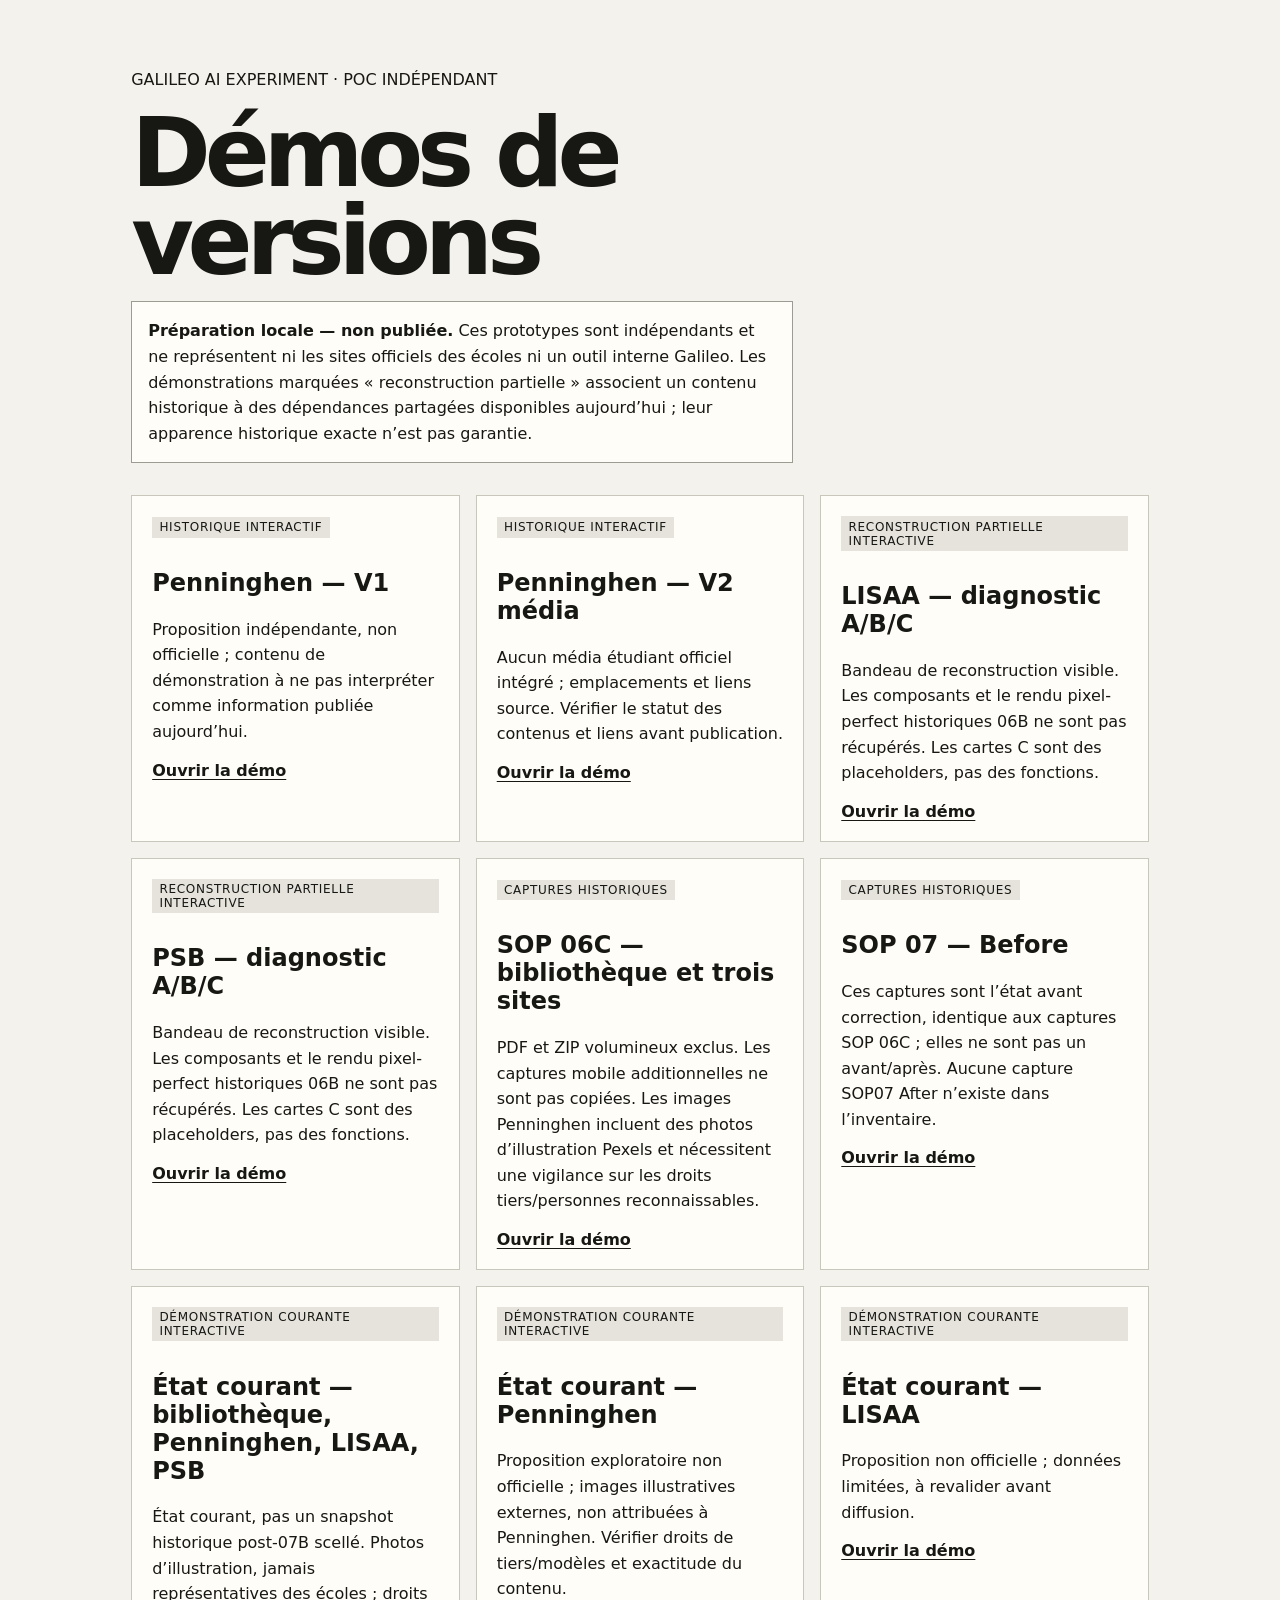
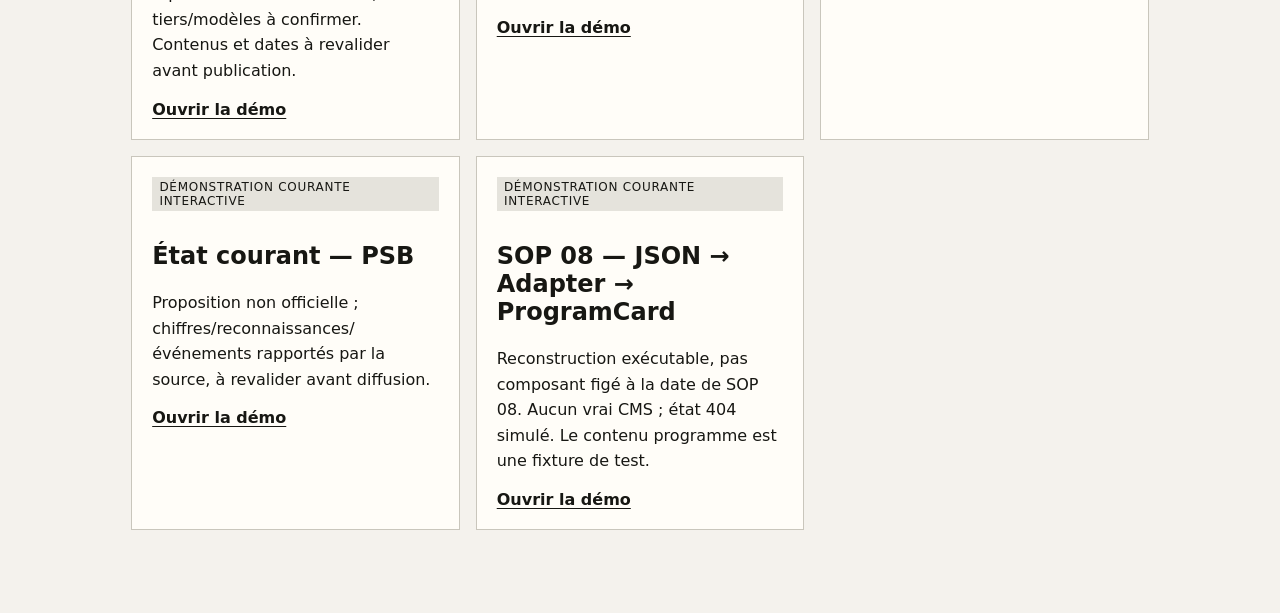
<file: demos/index.html>
<!doctype html>
<html lang="fr">
  <head>
    <meta charset="utf-8" />
    <meta name="viewport" content="width=device-width, initial-scale=1" />
    <meta name="description" content="Démos préparatoires du POC indépendant d’usine à sites multi-marques." />
    <title>Démos — expérimentation multi-marques</title>
    <style>
      :root { color-scheme: light; font-family: Inter, ui-sans-serif, system-ui, -apple-system, sans-serif; color:#171713; background:#f4f2ed }
      * { box-sizing:border-box } body { margin:0 } main { max-width:70rem;margin:auto;padding:clamp(1.25rem,4vw,4rem) }
      h1 { max-width:12ch;font-size:clamp(3rem,8vw,6rem);line-height:.92;letter-spacing:-.065em;margin:0 0 1rem }
      p { max-width:65ch;line-height:1.6 } .notice { padding:1rem;border:1px solid #9e9c92;background:#fffdf8 }
      ul { list-style:none;padding:0;display:grid;grid-template-columns:repeat(auto-fit,minmax(min(100%,19rem),1fr));gap:1rem;margin:2rem 0 }
      li { border:1px solid #c9c6bc;background:#fffdf8;padding:1.25rem;min-height:10rem }
      a { color:inherit;text-underline-offset:.2em;font-weight:650 } a:focus-visible { outline:3px solid #1849a9;outline-offset:4px }
      .status { display:inline-block;margin-bottom:.7rem;padding:.2rem .45rem;background:#e5e3dc;font-size:.75rem;letter-spacing:.06em;text-transform:uppercase }
      @media(prefers-reduced-motion:reduce) { * { scroll-behavior:auto!important;transition:none!important } }
    </style>
  </head>
  <body>
    <main>
      <p>GALILEO AI EXPERIMENT · POC INDÉPENDANT</p>
      <h1>Démos de versions</h1>
      <p class="notice"><strong>Préparation locale — non publiée.</strong> Ces prototypes sont indépendants et ne représentent ni les sites officiels des écoles ni un outil interne Galileo. Les démonstrations marquées « reconstruction partielle » associent un contenu historique à des dépendances partagées disponibles aujourd’hui ; leur apparence historique exacte n’est pas garantie.</p>
      <ul id="demo-list" aria-label="Démonstrations disponibles"></ul>
      <noscript>La liste nécessite JavaScript ; les routes exactes figurent dans manifest.json.</noscript>
    </main>
    <script type="module">
      const response = await fetch("./manifest.json");
      const manifest = await response.json();
      const list = document.querySelector("#demo-list");
      list.innerHTML = manifest.demos.map((demo) => `<li><span class="status">${demo.status}</span><h2>${demo.title}</h2><p>${demo.restrictions[0]}</p><a href="${demo.path}">Ouvrir la démo</a></li>`).join("");
    </script>
  </body>
</html>
</file>
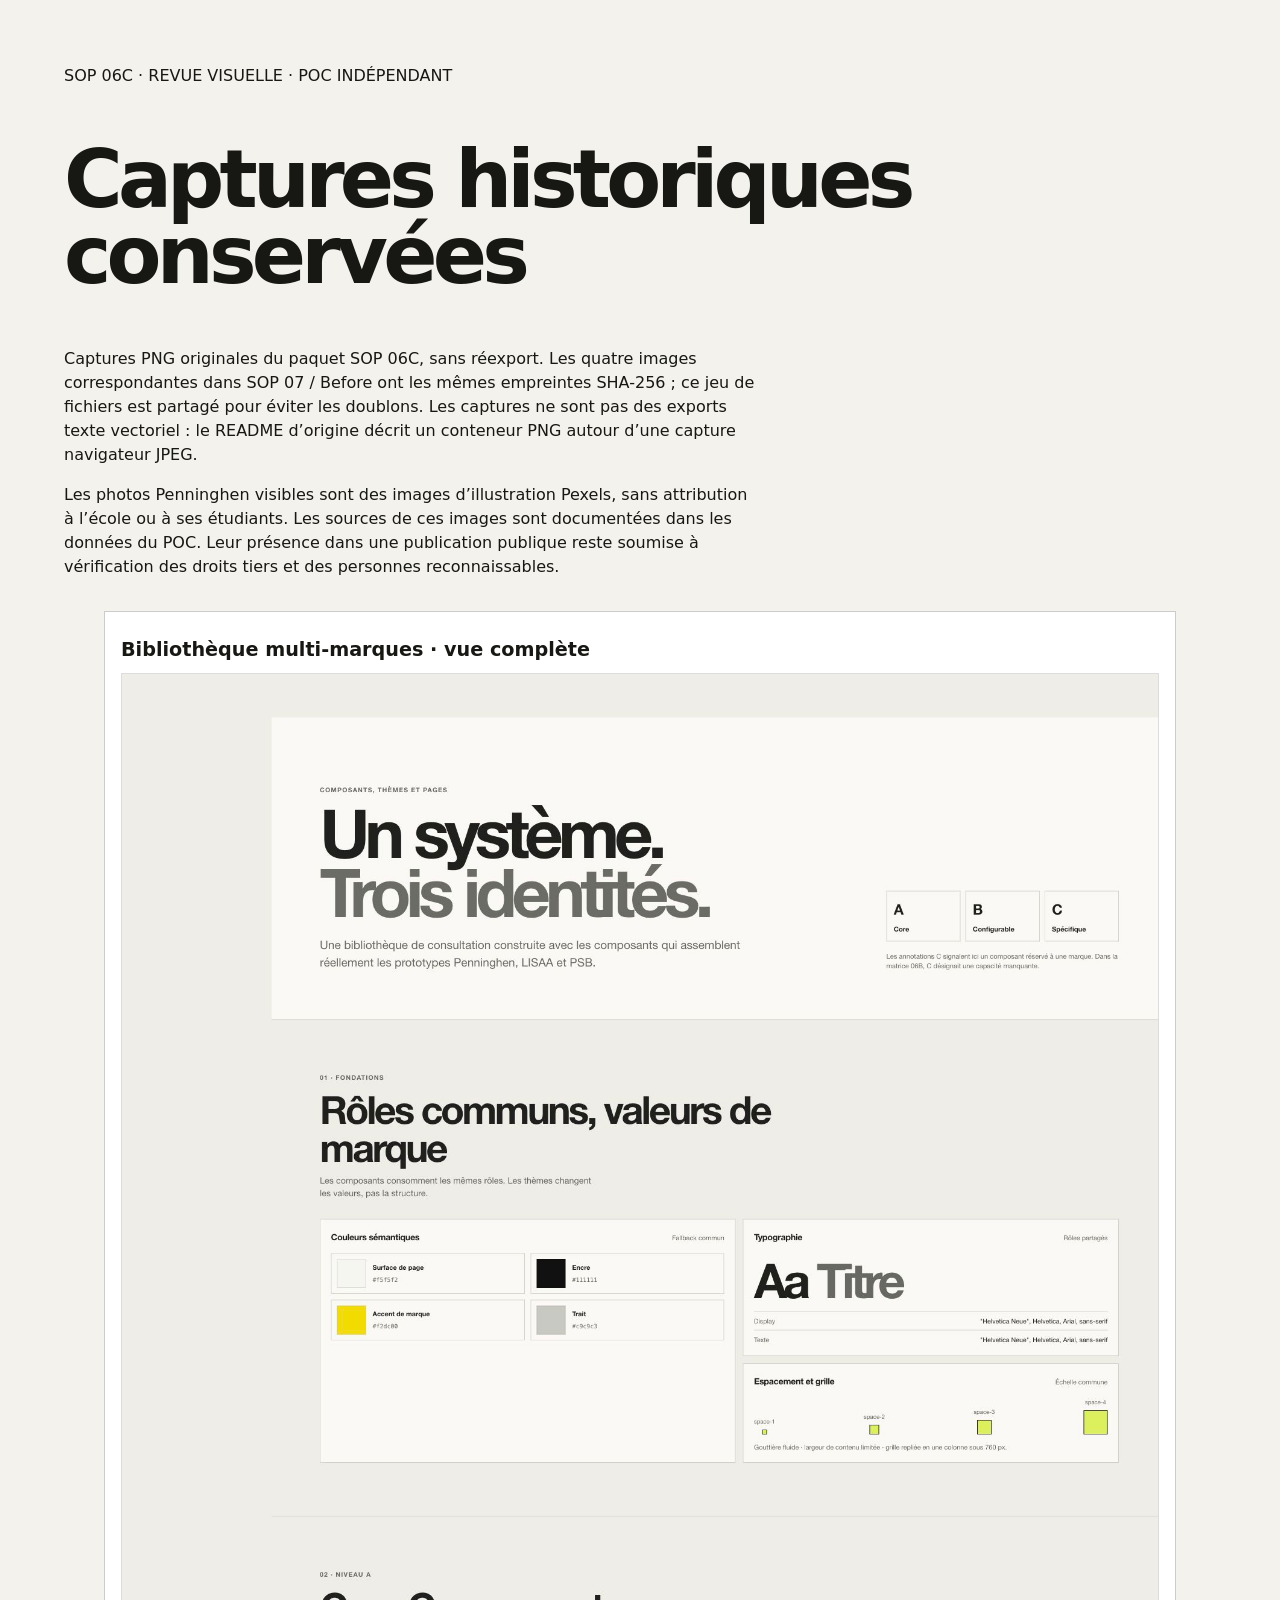
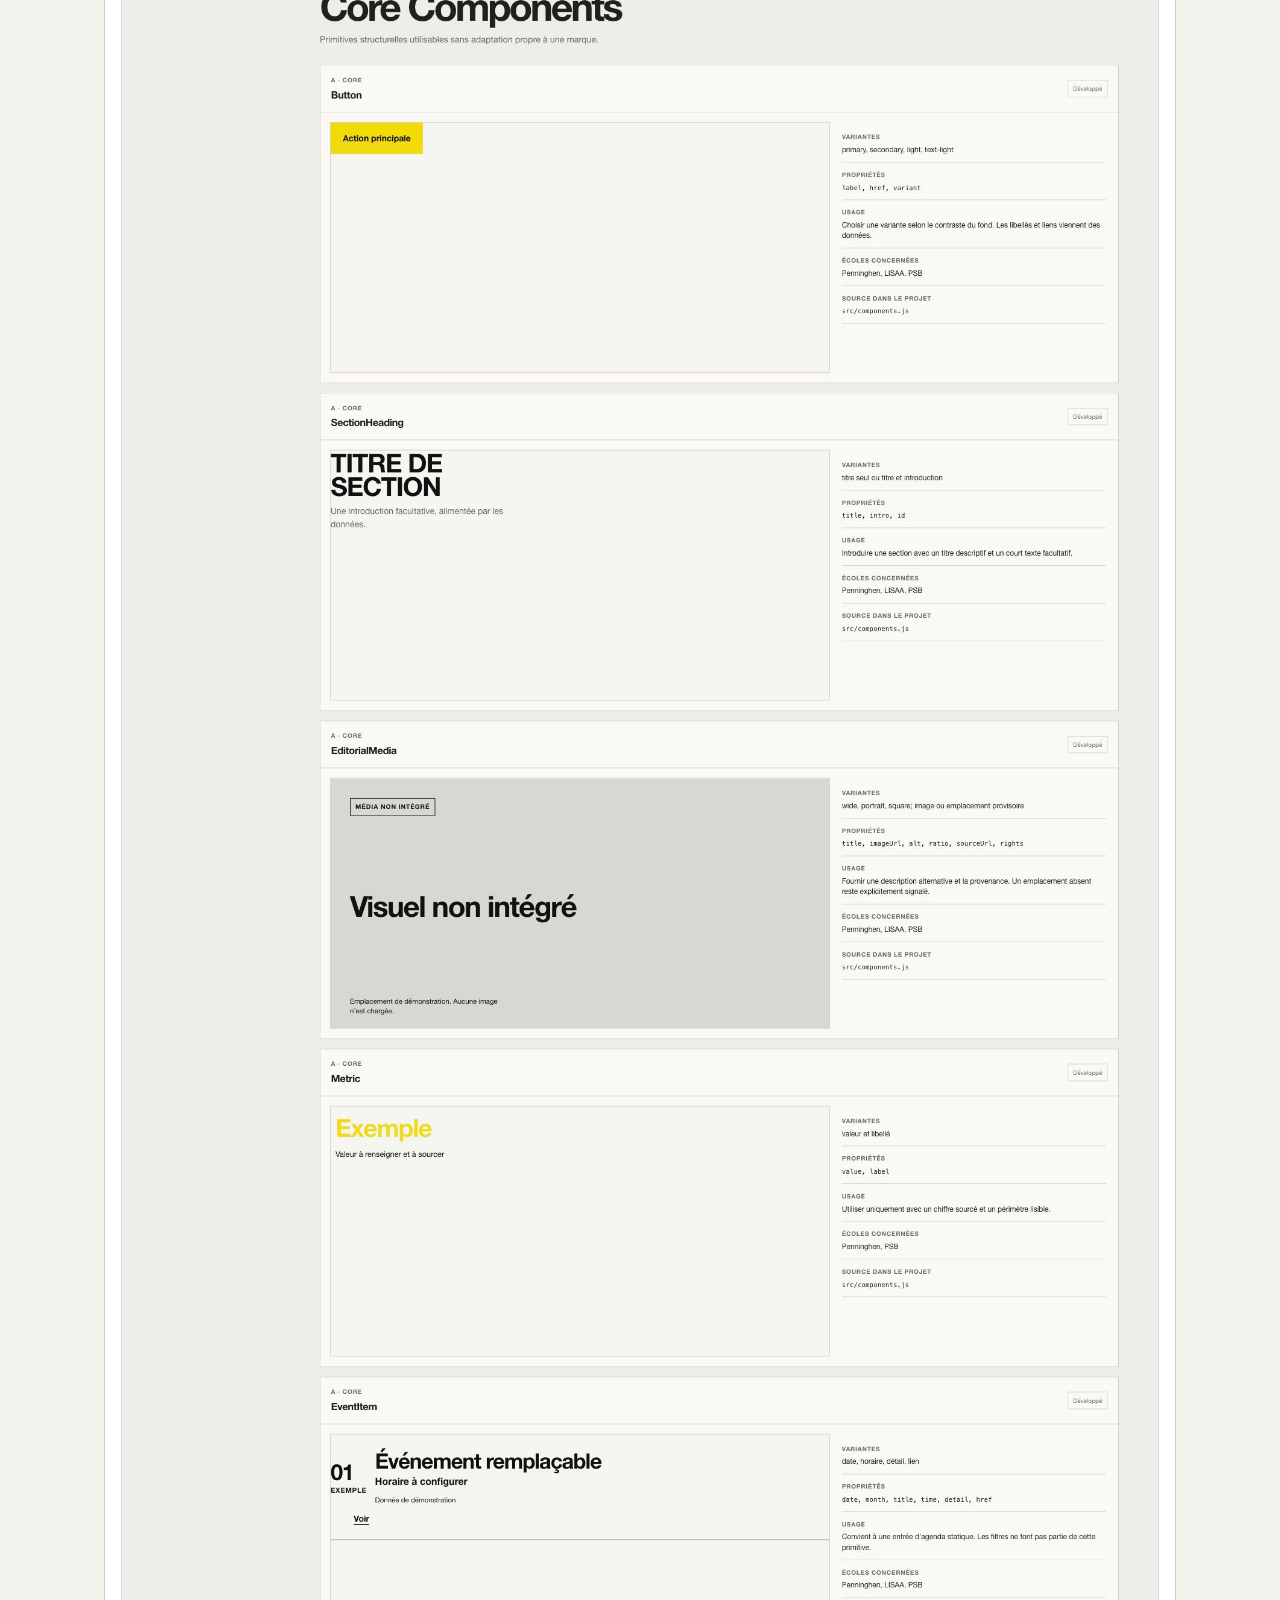
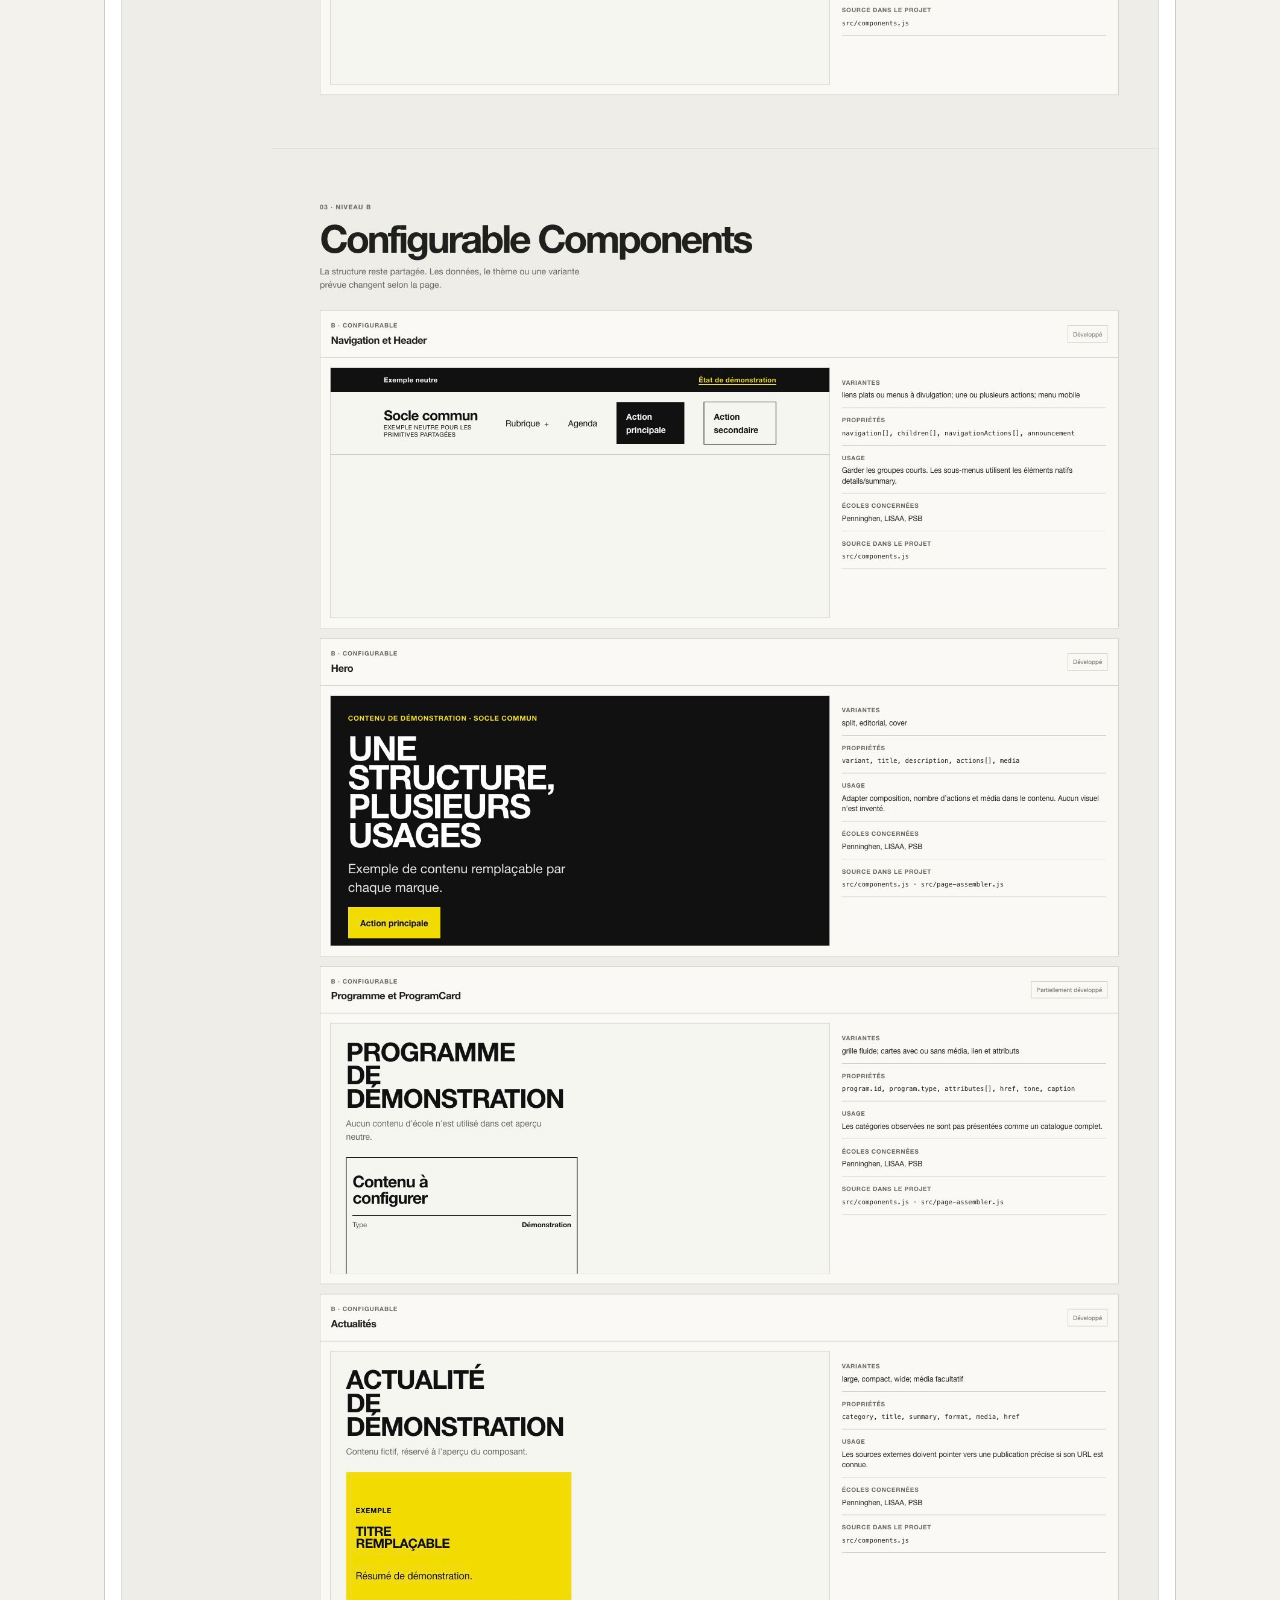
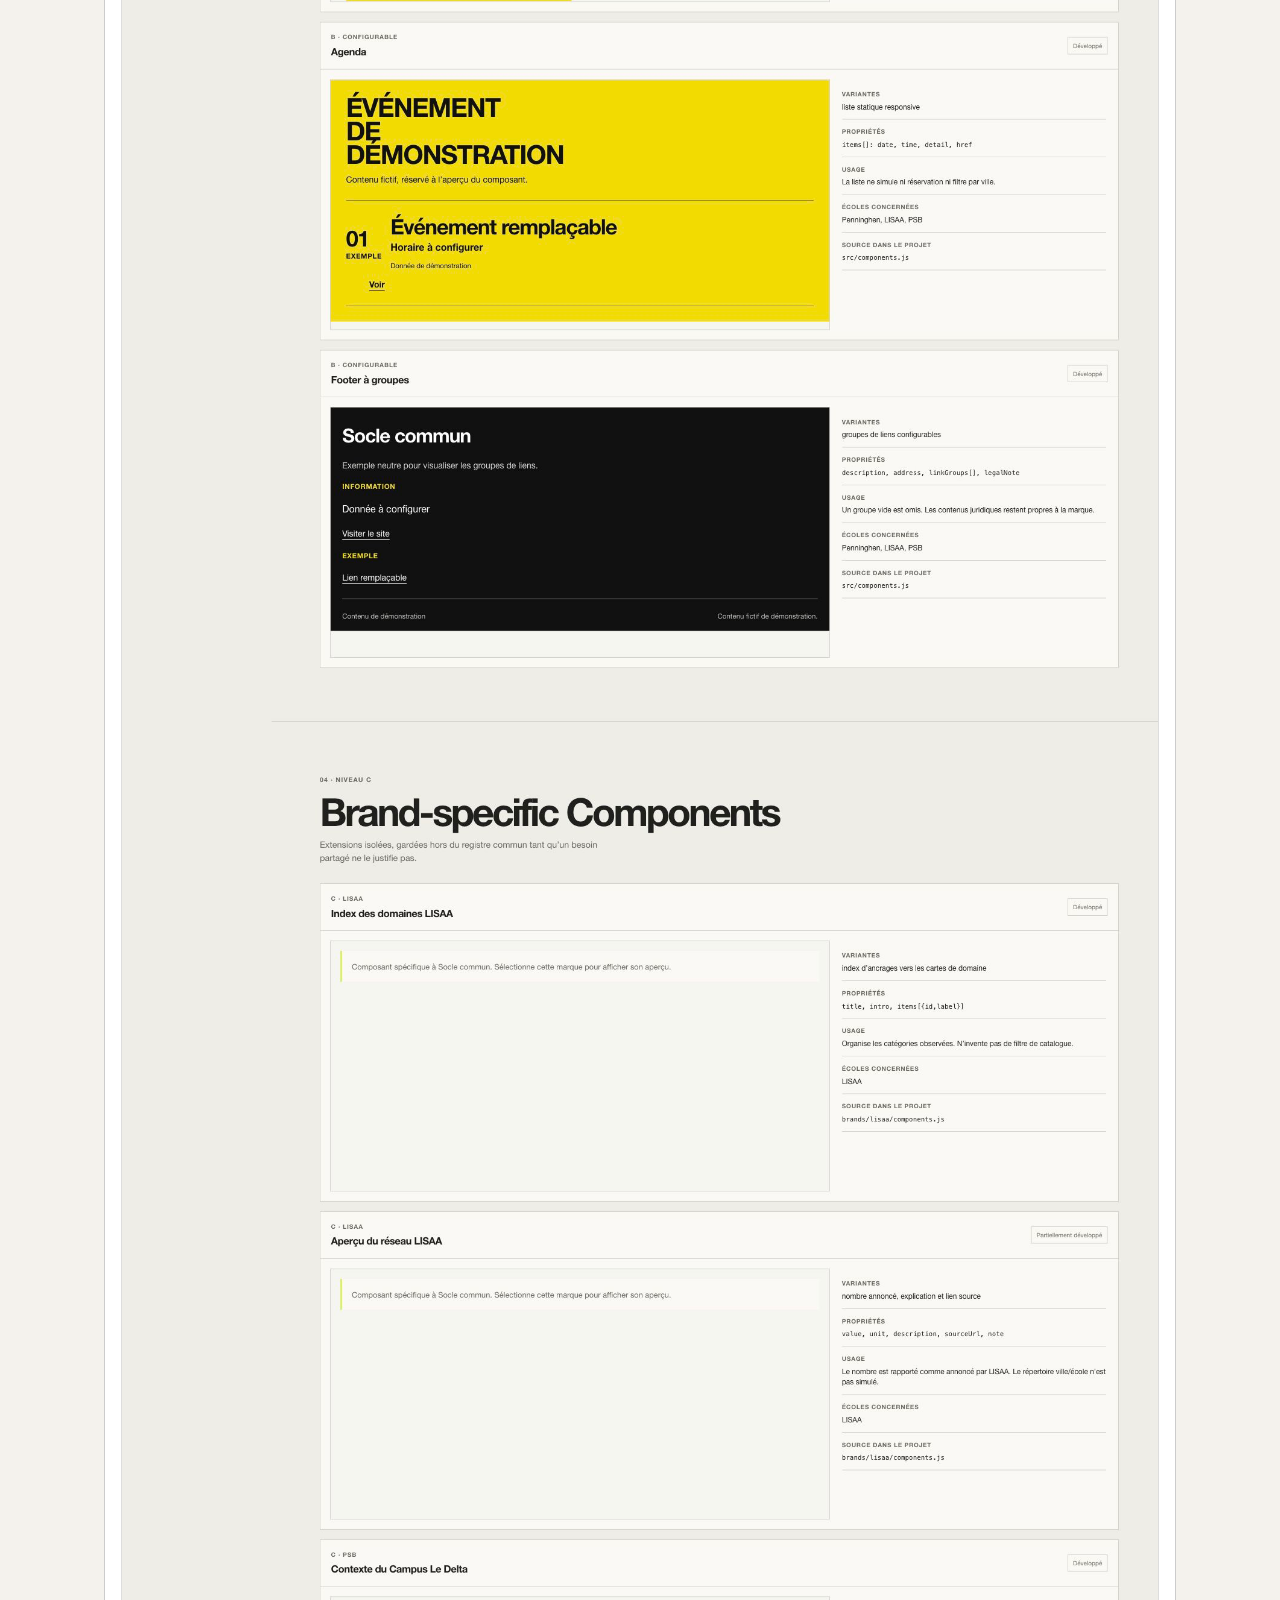
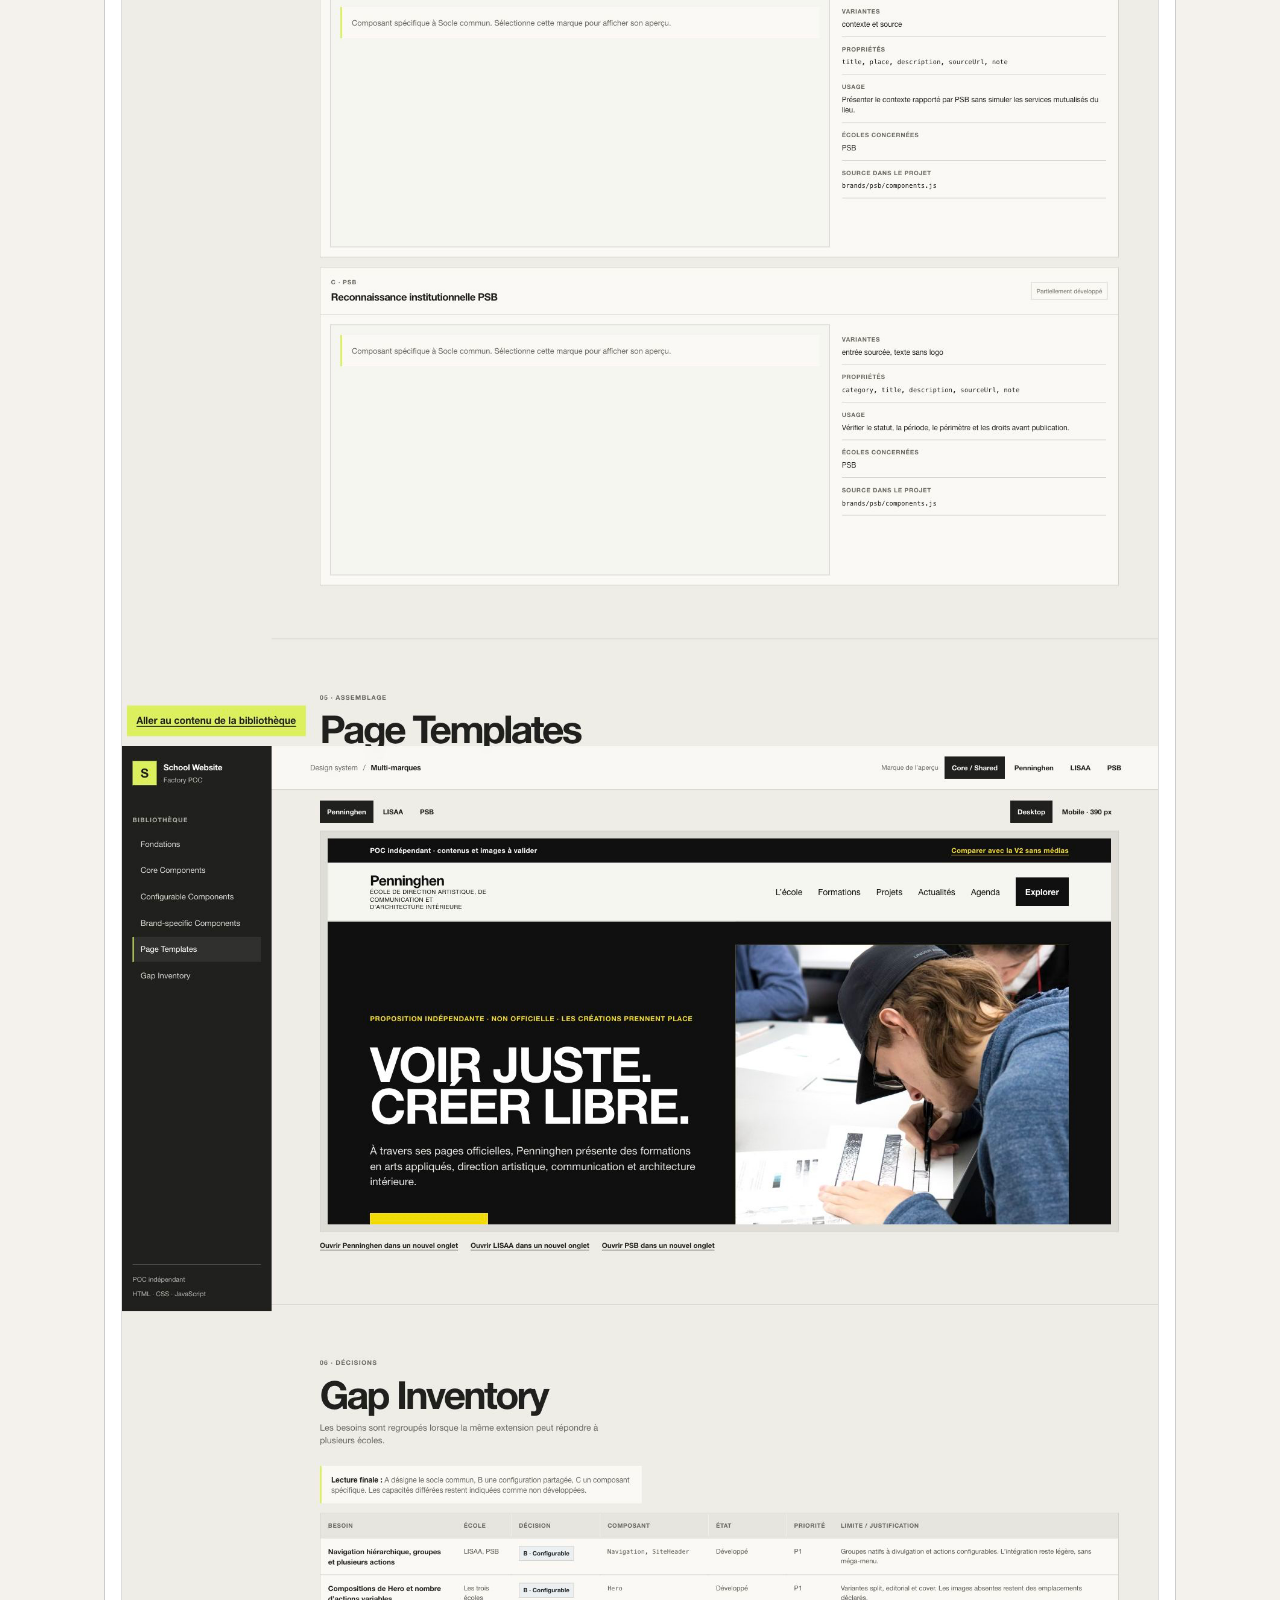
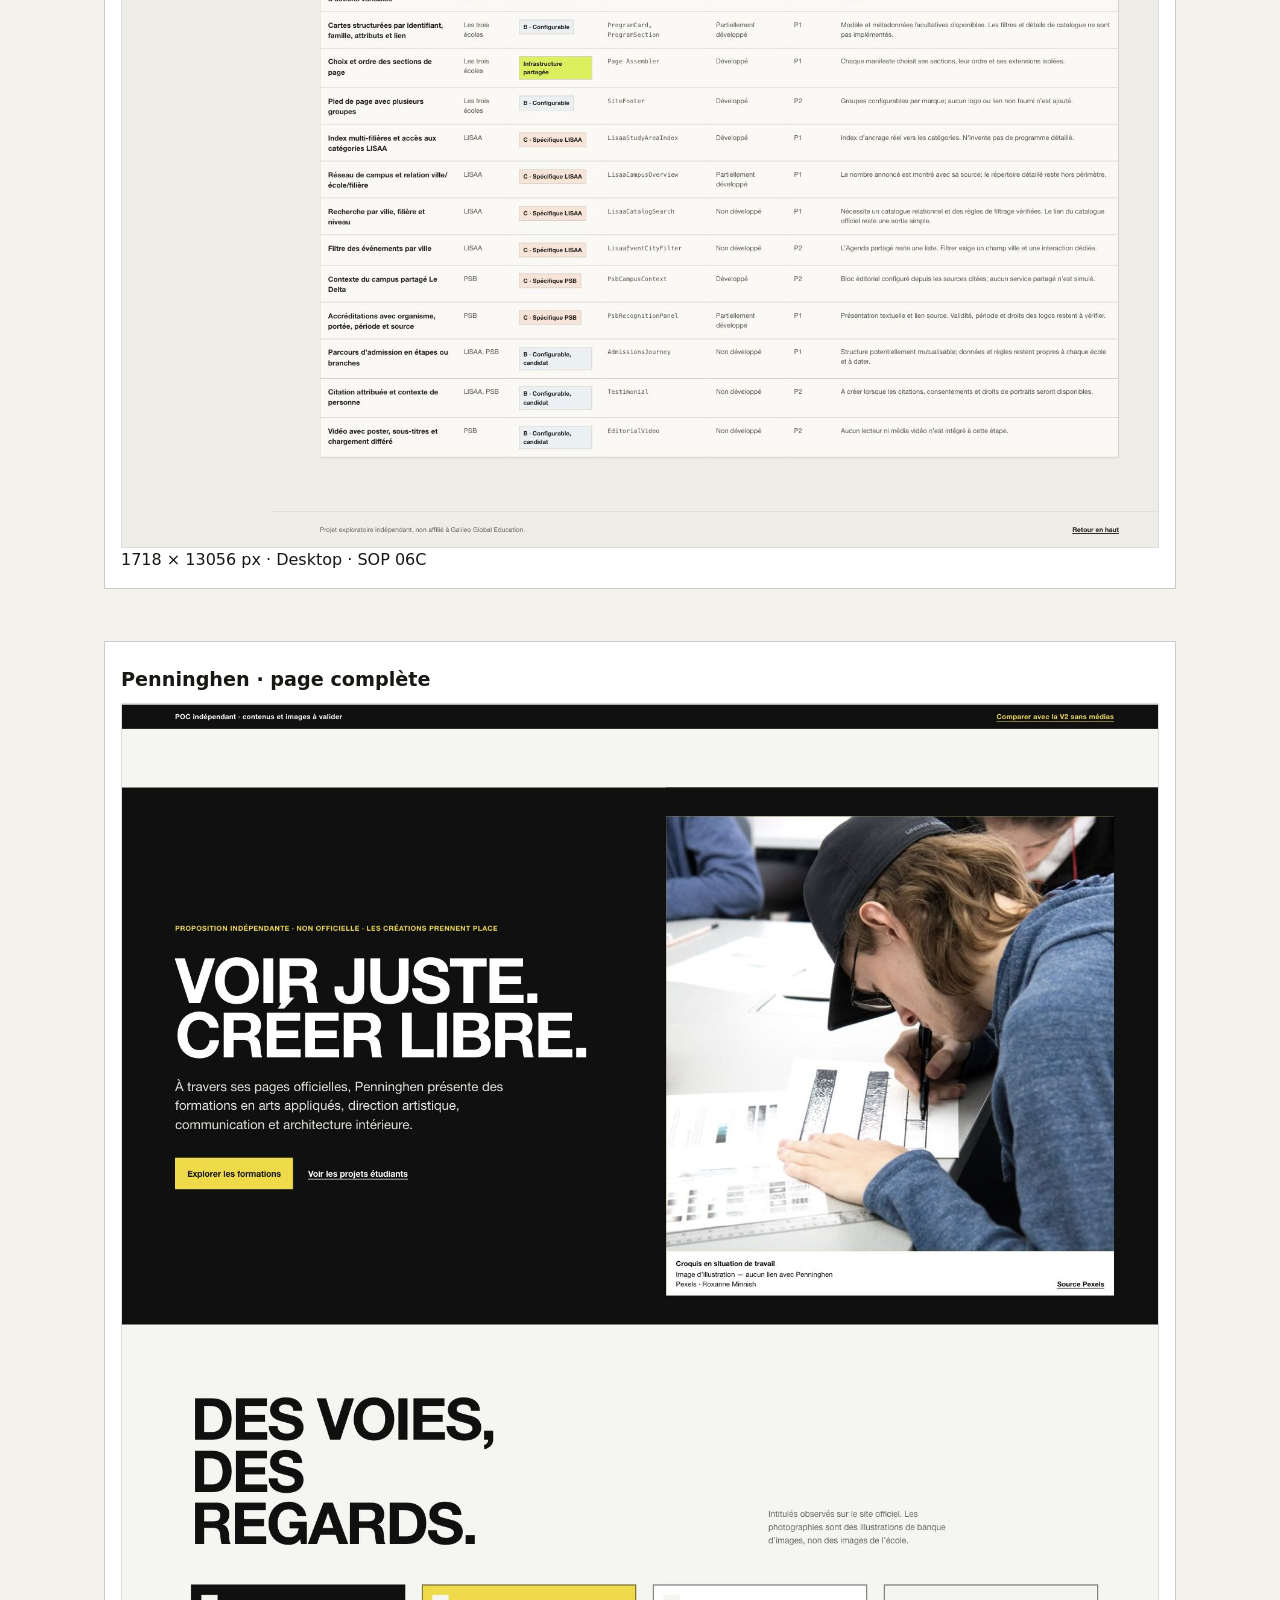
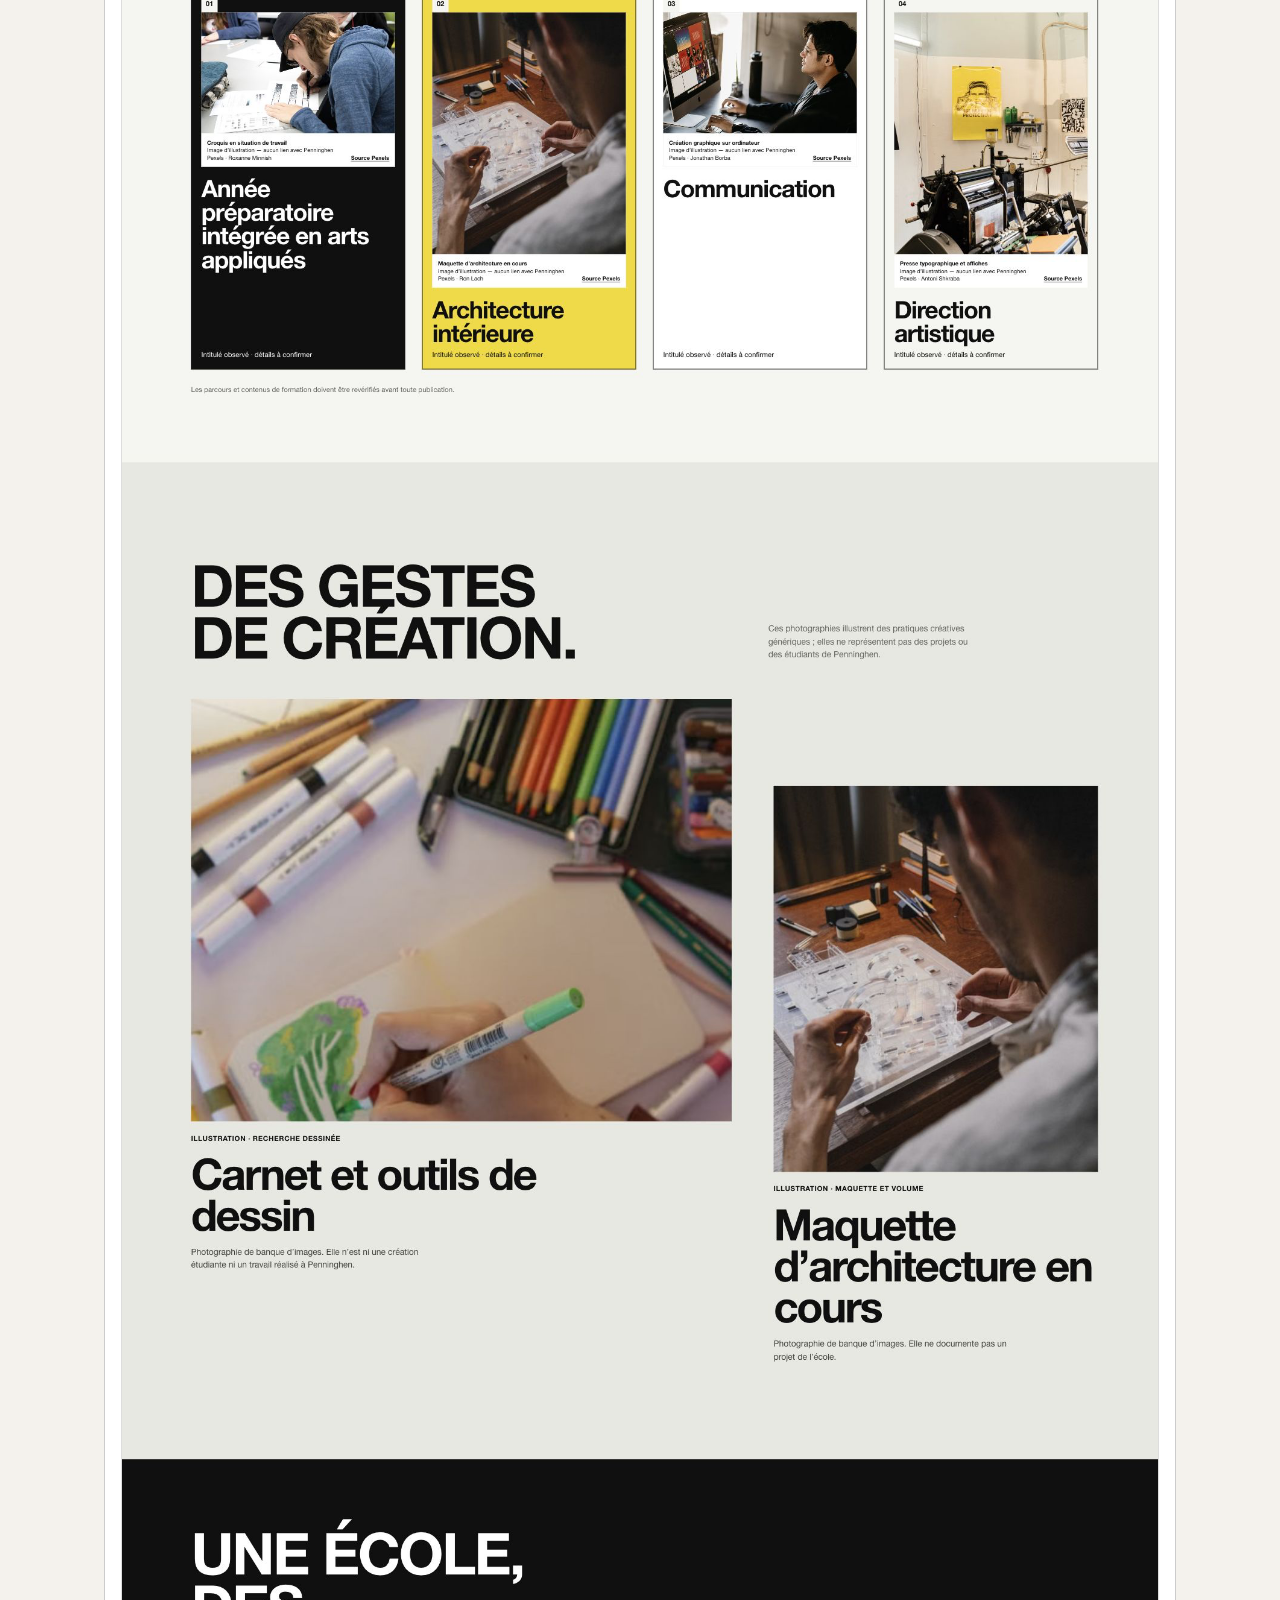
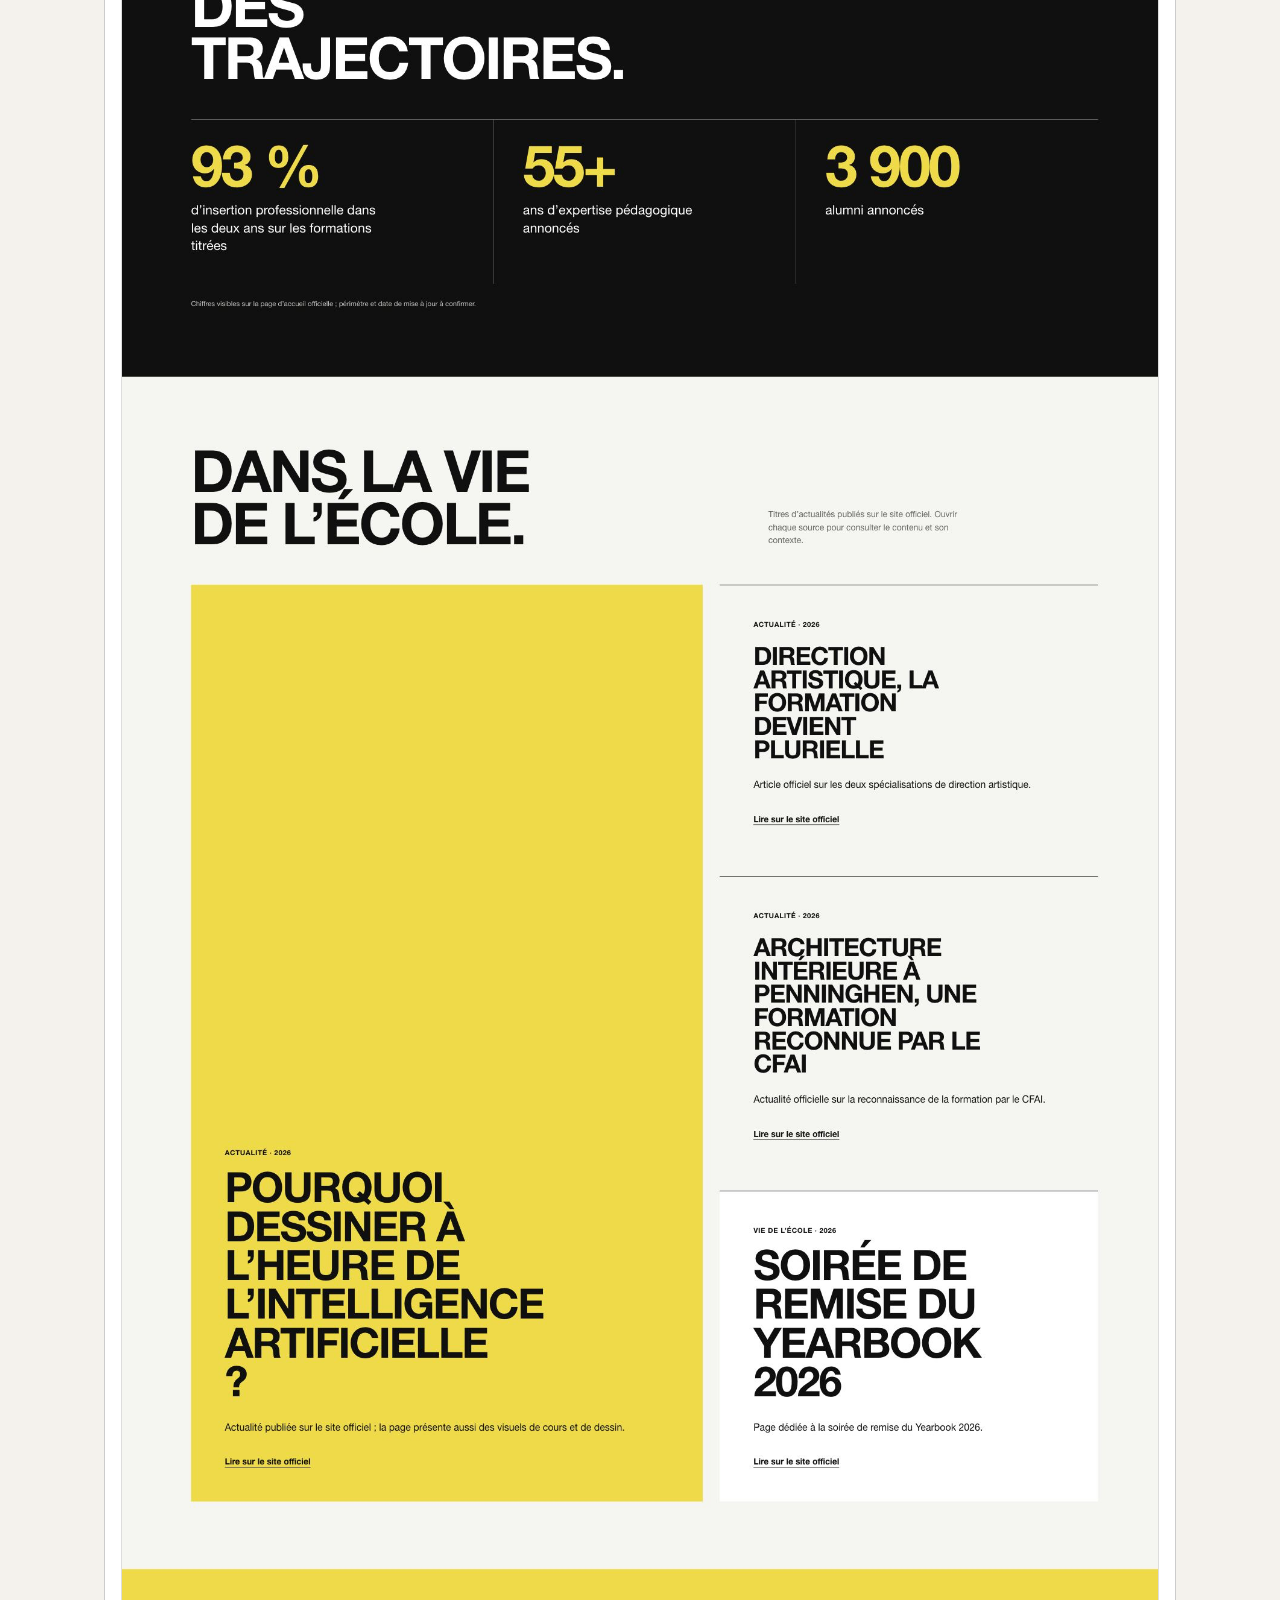
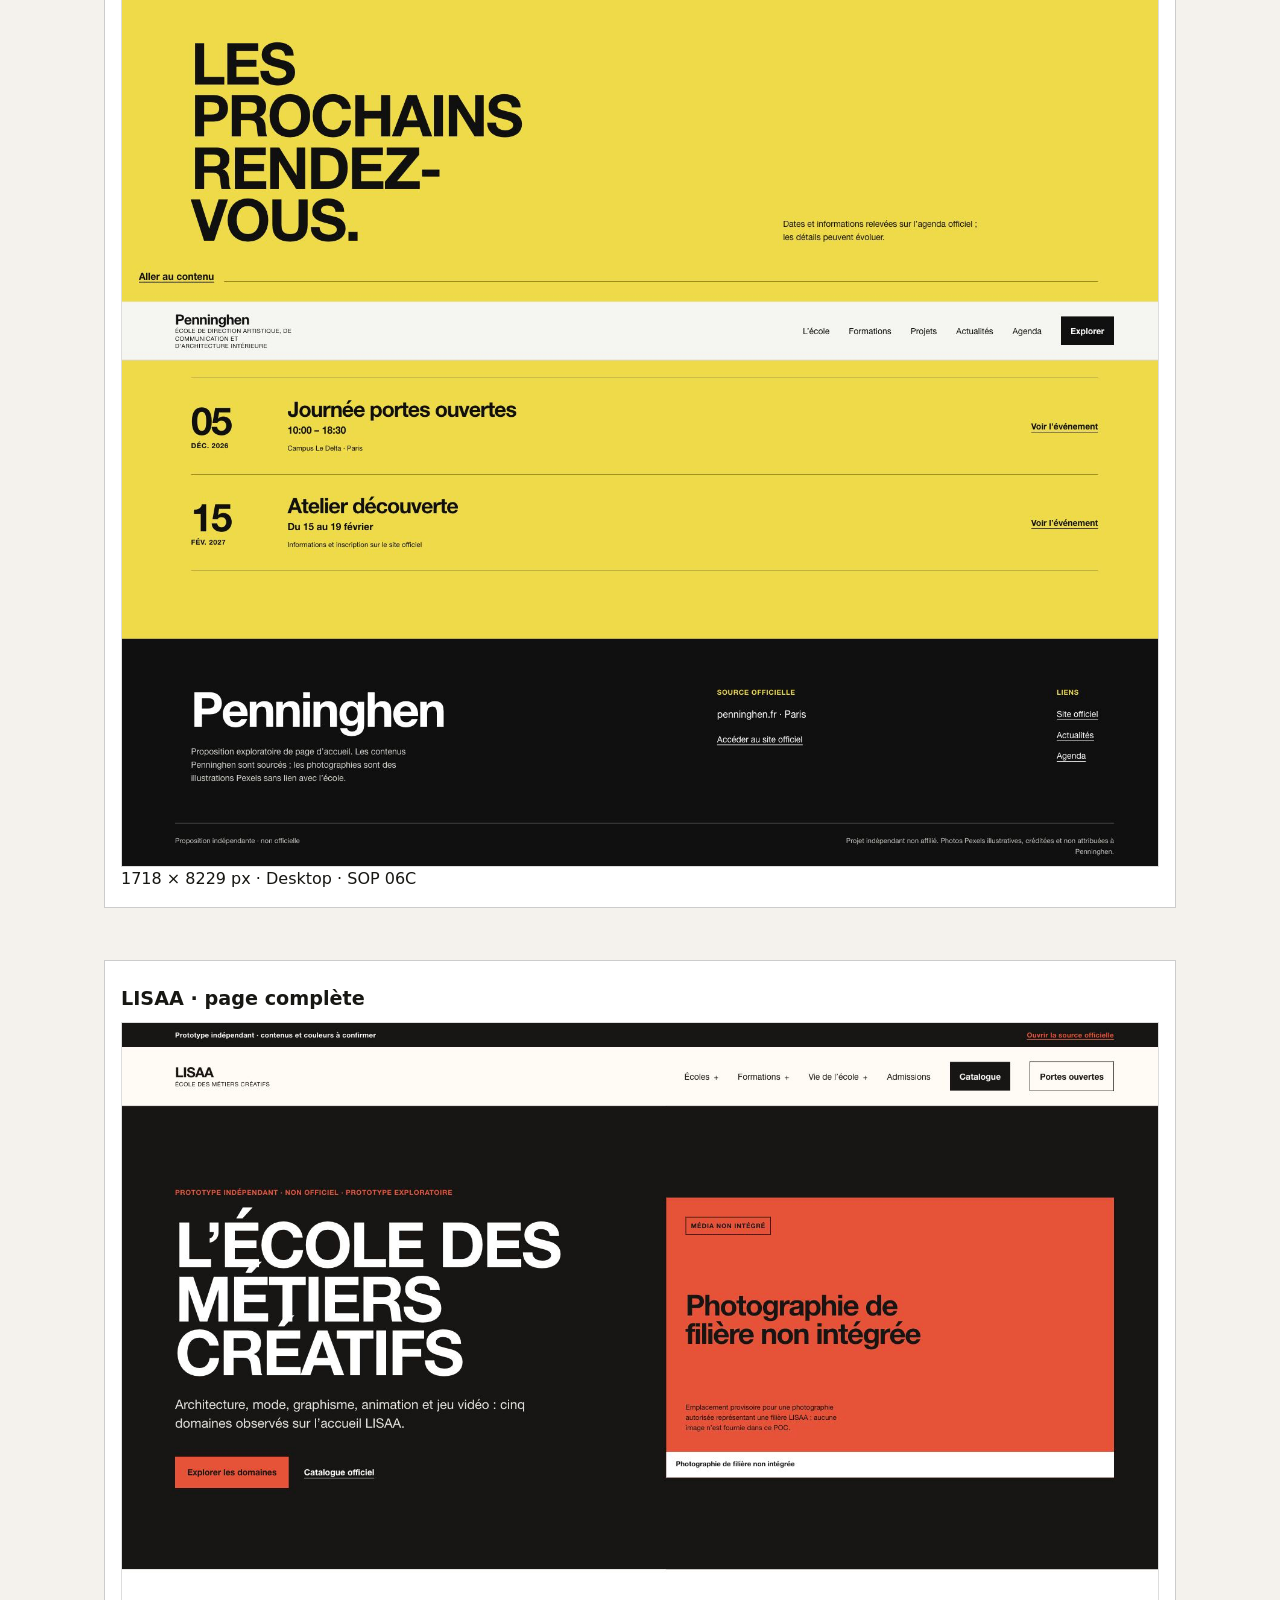
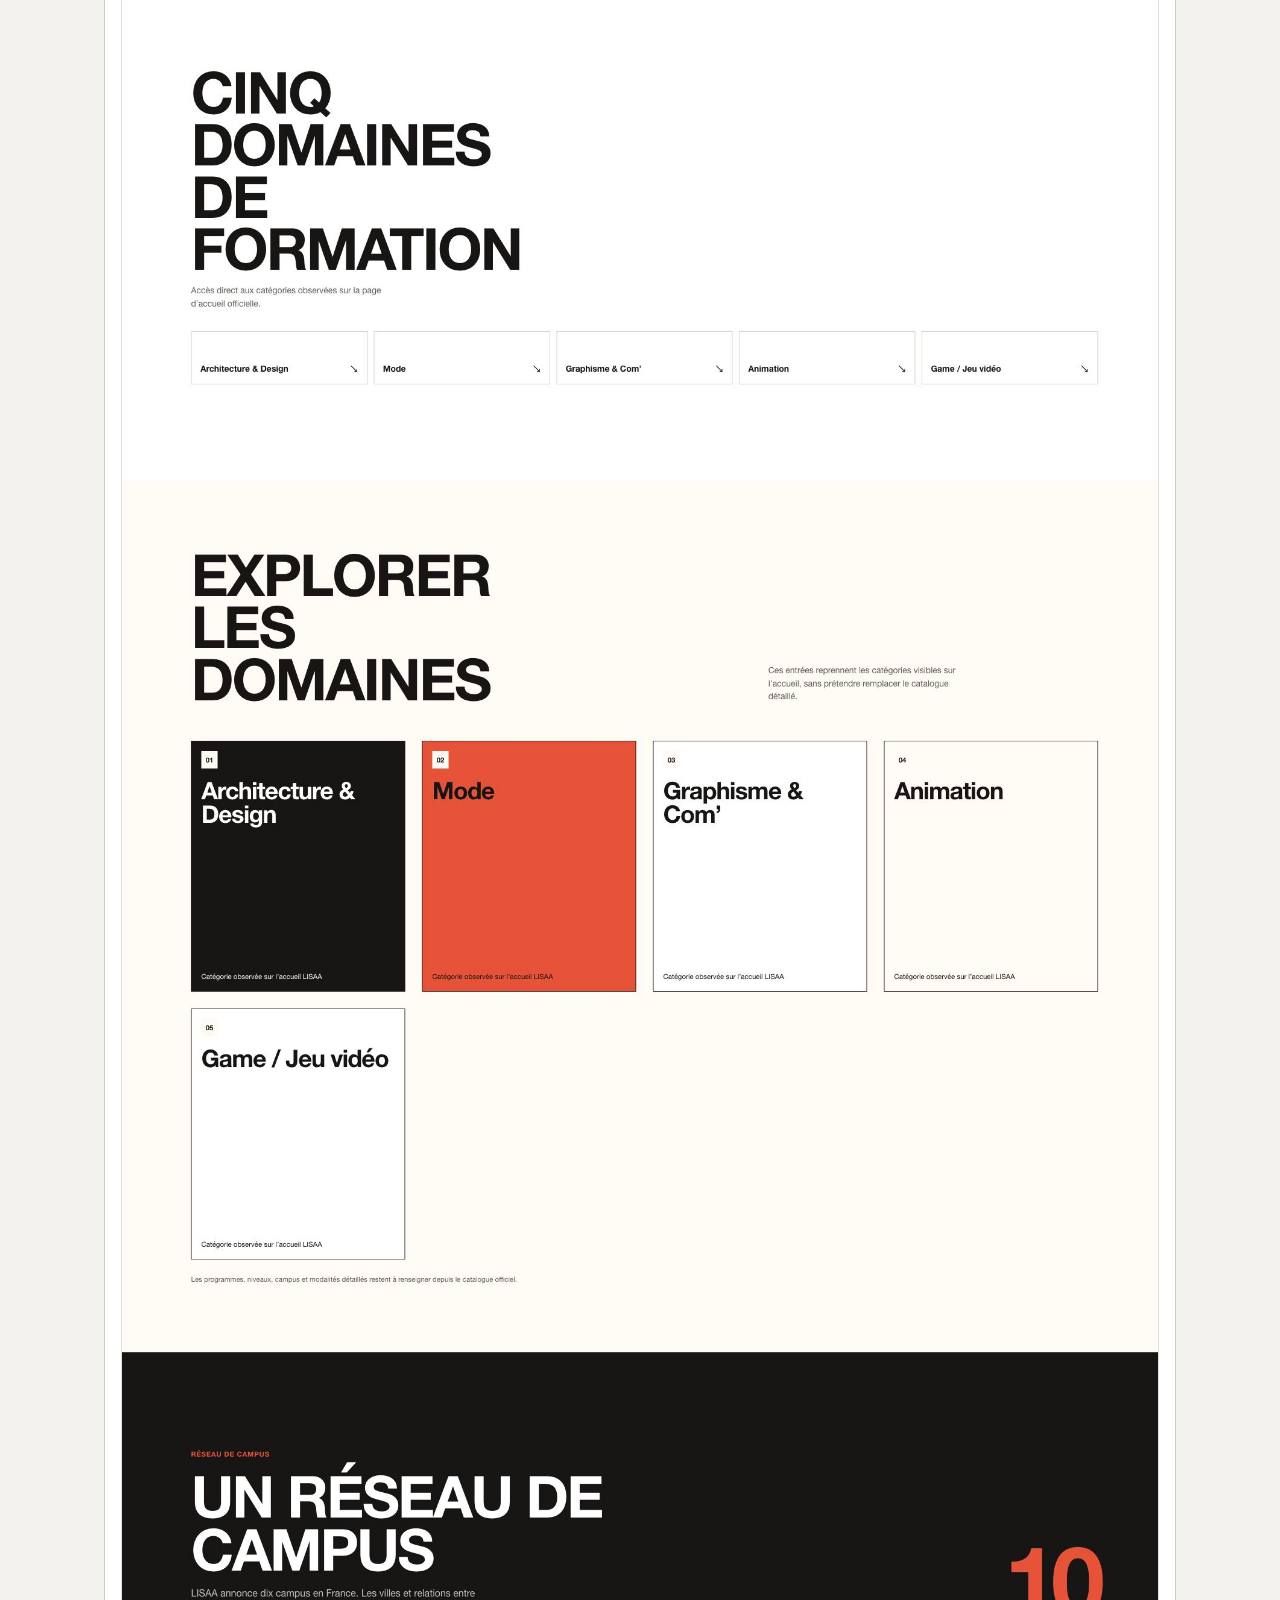
<file: demos/sop-06c-captures/index.html>
<!doctype html>
<html lang="fr">
  <head>
    <meta charset="utf-8" />
    <meta name="viewport" content="width=device-width, initial-scale=1" />
    <title>SOP 06C — captures historiques</title>
    <style>
      *{box-sizing:border-box}body{margin:0;background:#f4f2ed;color:#171713;font:16px/1.5 system-ui,sans-serif}main{max-width:78rem;margin:auto;padding:clamp(1rem,4vw,3rem)}h1{font-size:clamp(2.5rem,7vw,5rem);letter-spacing:-.06em;line-height:.95}p{max-width:68ch}.grid{display:grid;gap:1.25rem}.capture{padding:1rem;background:#fff;border:1px solid #ccc}.capture img{display:block;width:100%;height:auto;border:1px solid #ddd}.capture h2{font-size:1.2rem;margin:.5rem 0}.back a{color:inherit;text-underline-offset:.2em}a:focus-visible{outline:3px solid #1849a9;outline-offset:4px}
    </style>
  </head>
  <body><main>
    <p>SOP 06C · REVUE VISUELLE · POC INDÉPENDANT</p>
    <h1>Captures historiques conservées</h1>
    <p>Captures PNG originales du paquet SOP 06C, sans réexport. Les quatre images correspondantes dans SOP 07 / Before ont les mêmes empreintes SHA-256 ; ce jeu de fichiers est partagé pour éviter les doublons. Les captures ne sont pas des exports texte vectoriel : le README d’origine décrit un conteneur PNG autour d’une capture navigateur JPEG.</p>
    <p>Les photos Penninghen visibles sont des images d’illustration Pexels, sans attribution à l’école ou à ses étudiants. Les sources de ces images sont documentées dans les données du POC. Leur présence dans une publication publique reste soumise à vérification des droits tiers et des personnes reconnaissables.</p>
    <div class="grid">
      <figure class="capture"><h2>Bibliothèque multi-marques · vue complète</h2><img src="./DS-Library-Full.png" alt="Capture pleine page de la bibliothèque de composants multi-marques SOP 06C" loading="lazy"><figcaption>1718 × 13056 px · Desktop · SOP 06C</figcaption></figure>
      <figure class="capture"><h2>Penninghen · page complète</h2><img src="./Penninghen-Full.png" alt="Capture pleine page du prototype Penninghen SOP 06C" loading="lazy"><figcaption>1718 × 8229 px · Desktop · SOP 06C</figcaption></figure>
      <figure class="capture"><h2>LISAA · page complète</h2><img src="./LISAA-Full.png" alt="Capture pleine page du prototype LISAA SOP 06C" loading="lazy"><figcaption>1718 × 7062 px · Desktop · SOP 06C</figcaption></figure>
      <figure class="capture"><h2>PSB · page complète</h2><img src="./PSB-Full.png" alt="Capture pleine page du prototype PSB SOP 06C" loading="lazy"><figcaption>1718 × 8176 px · Desktop · SOP 06C</figcaption></figure>
    </div>
    <p class="back"><a href="../">Retour à l’index des démos</a></p>
  </main></body>
</html>
</file>
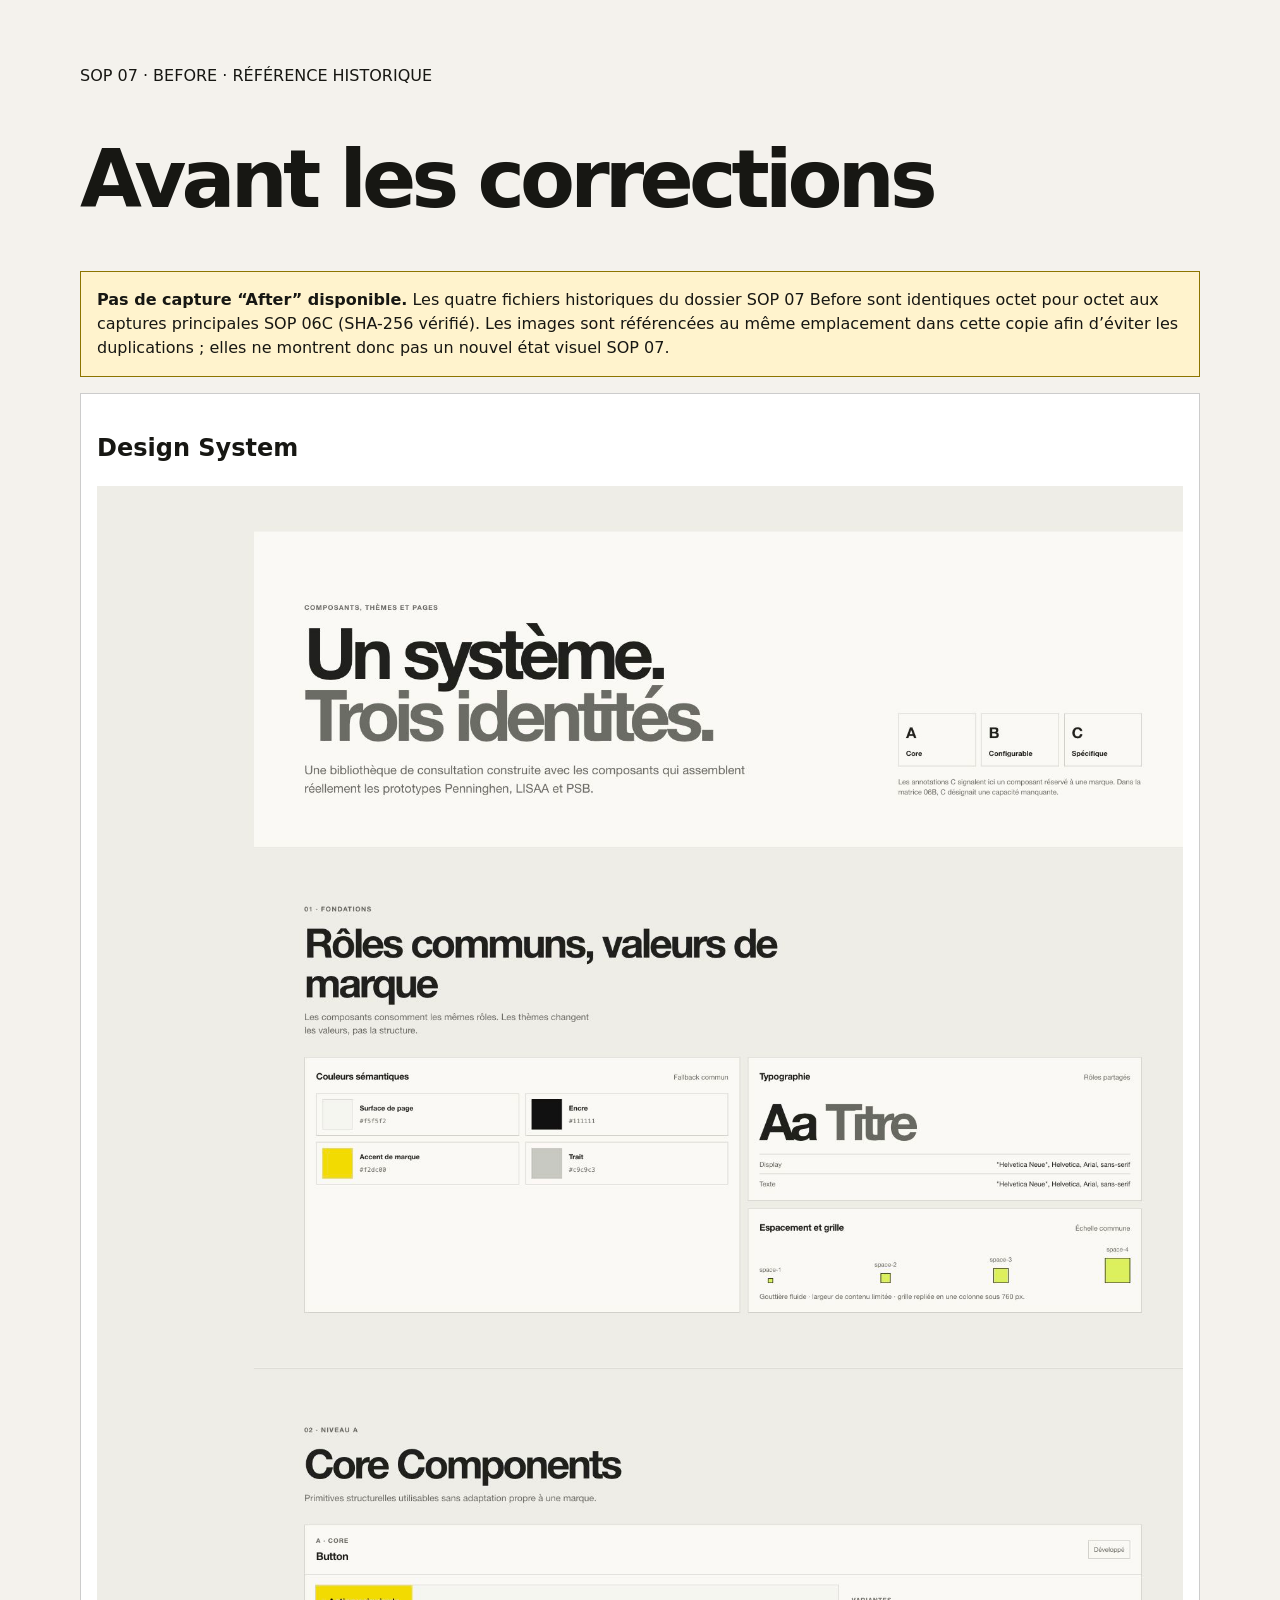
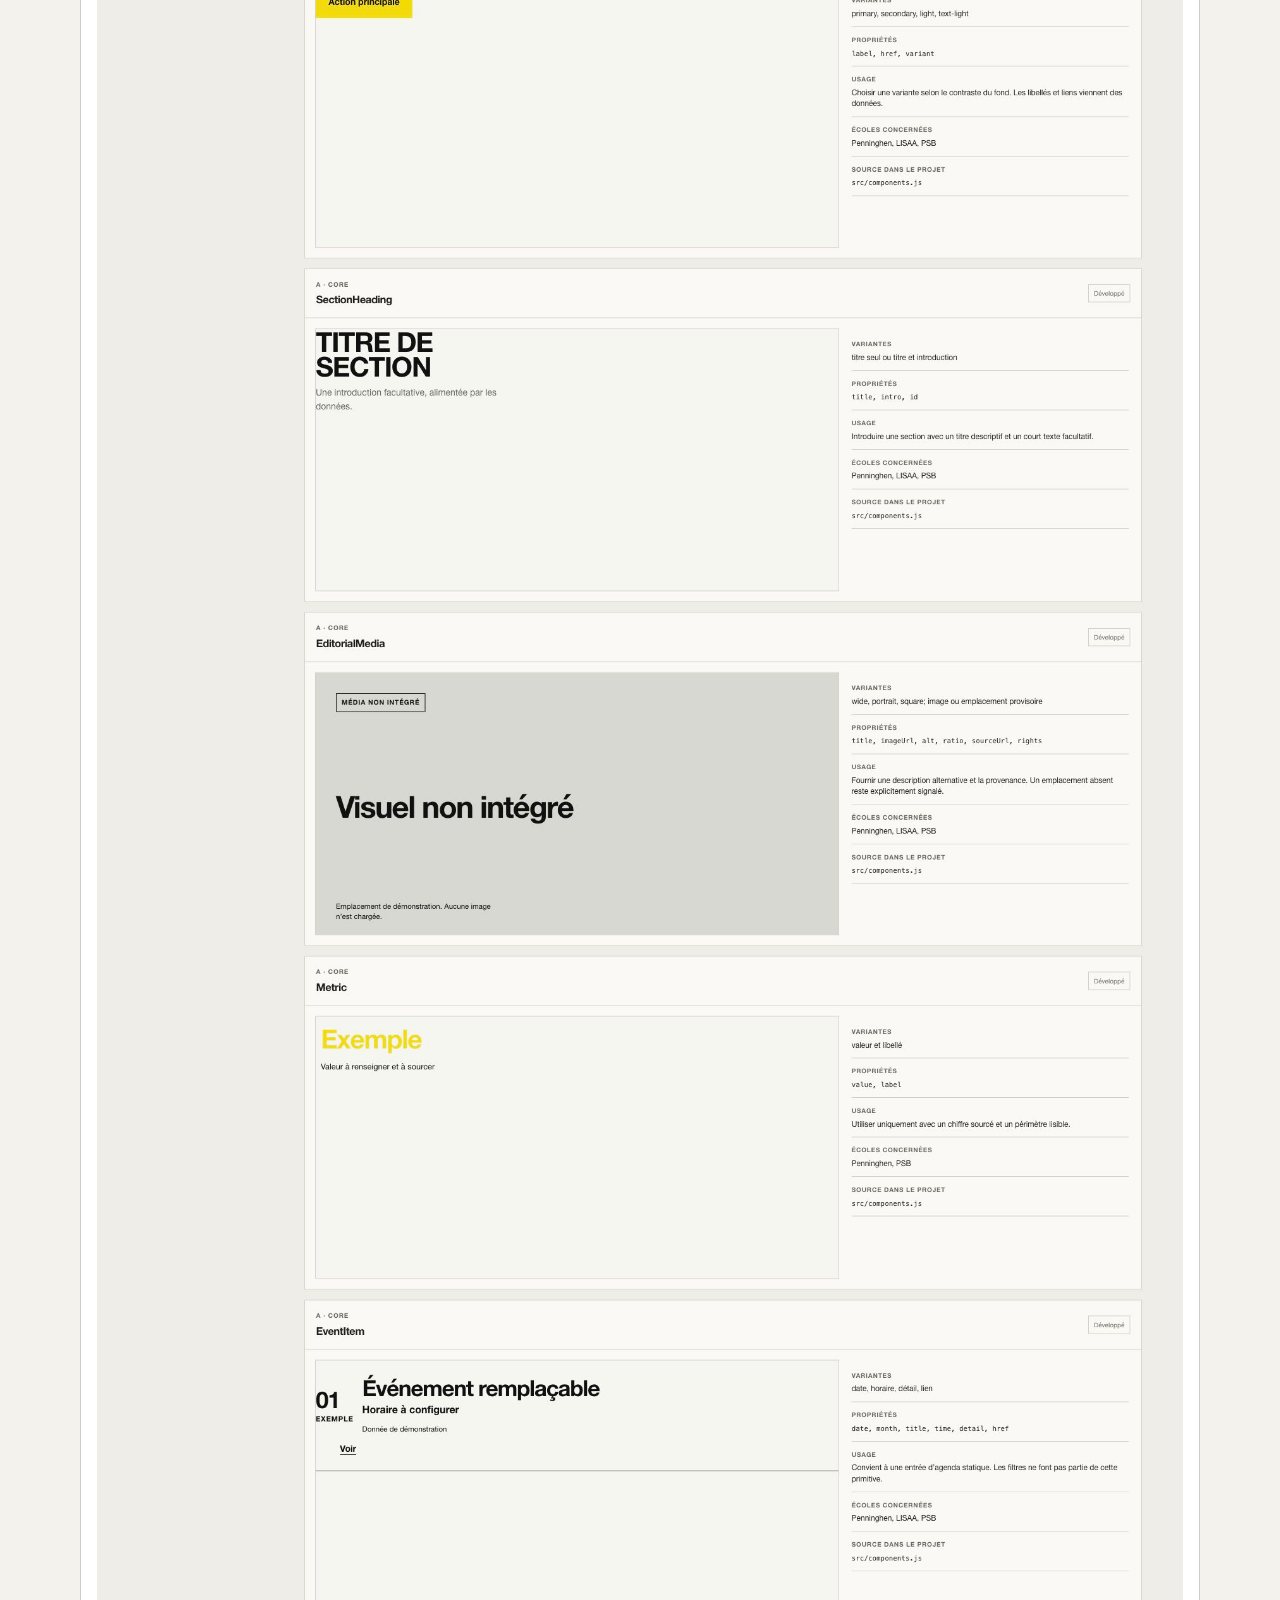
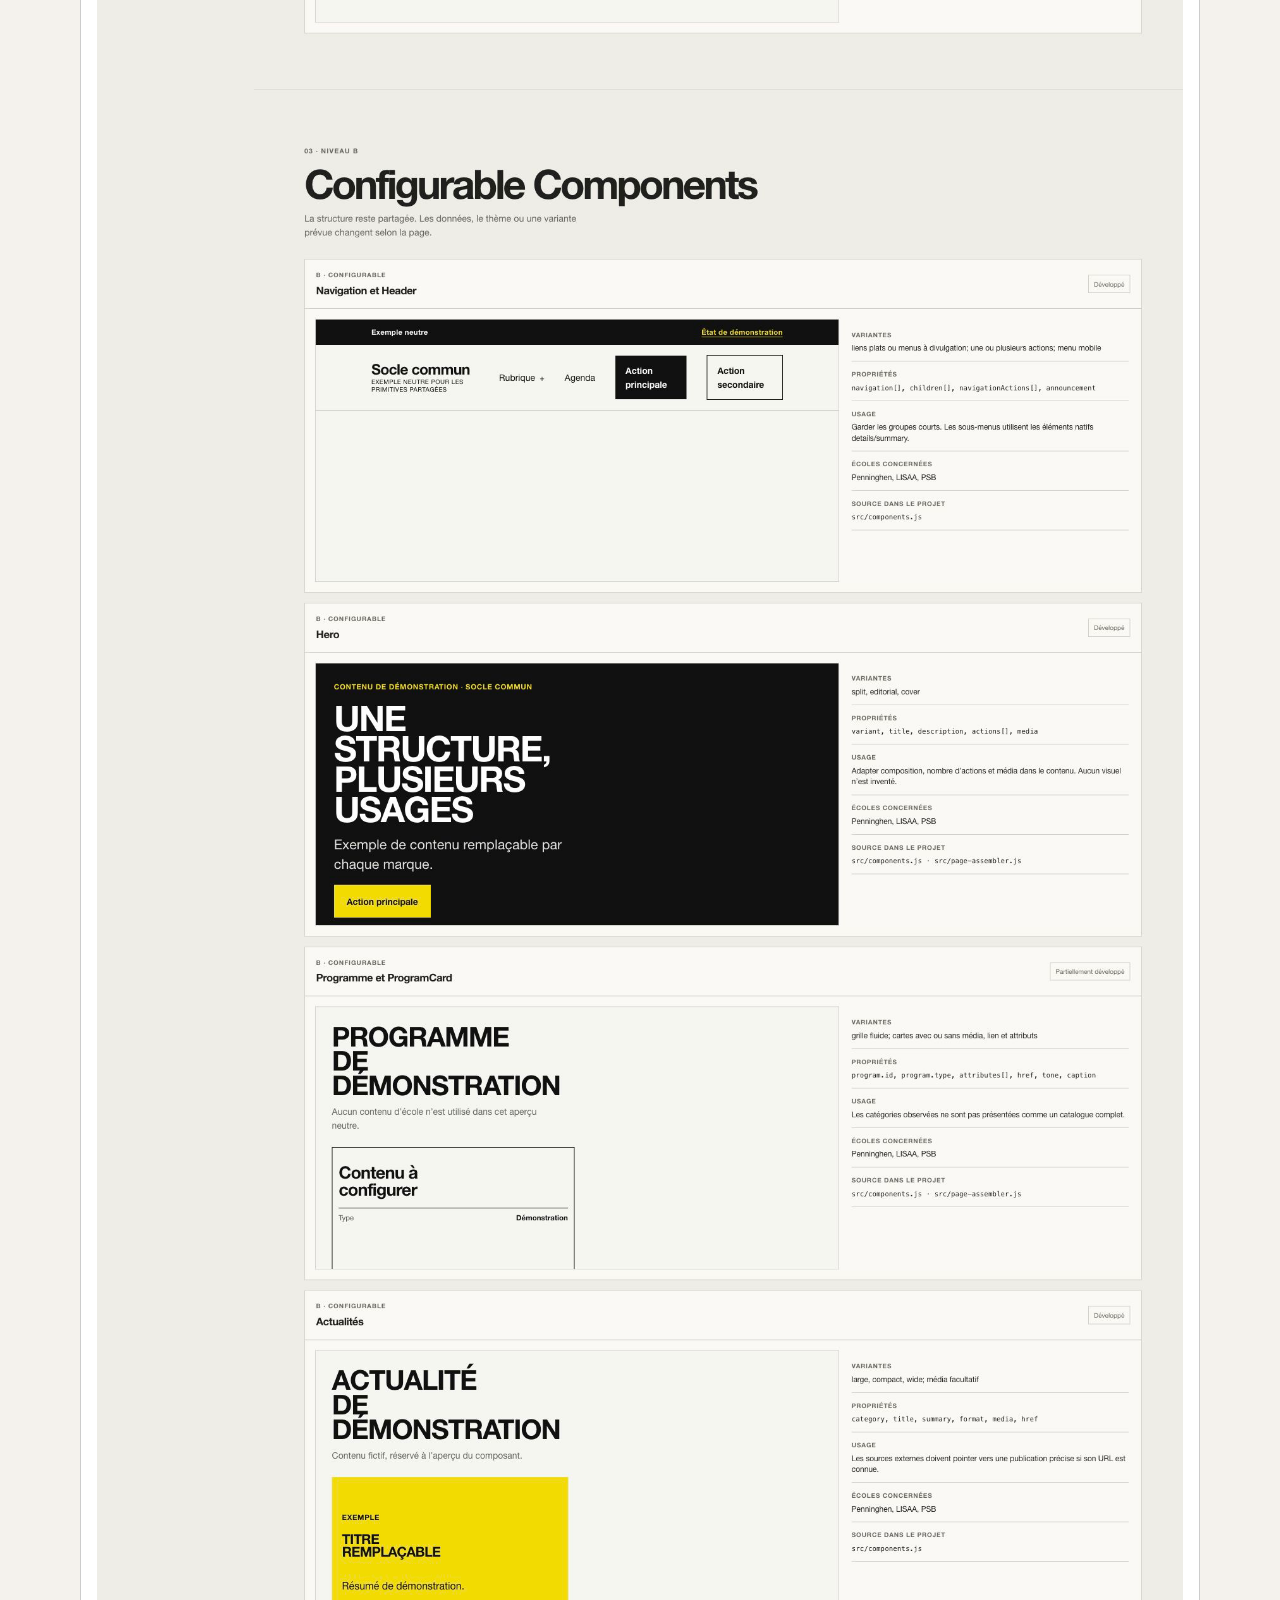
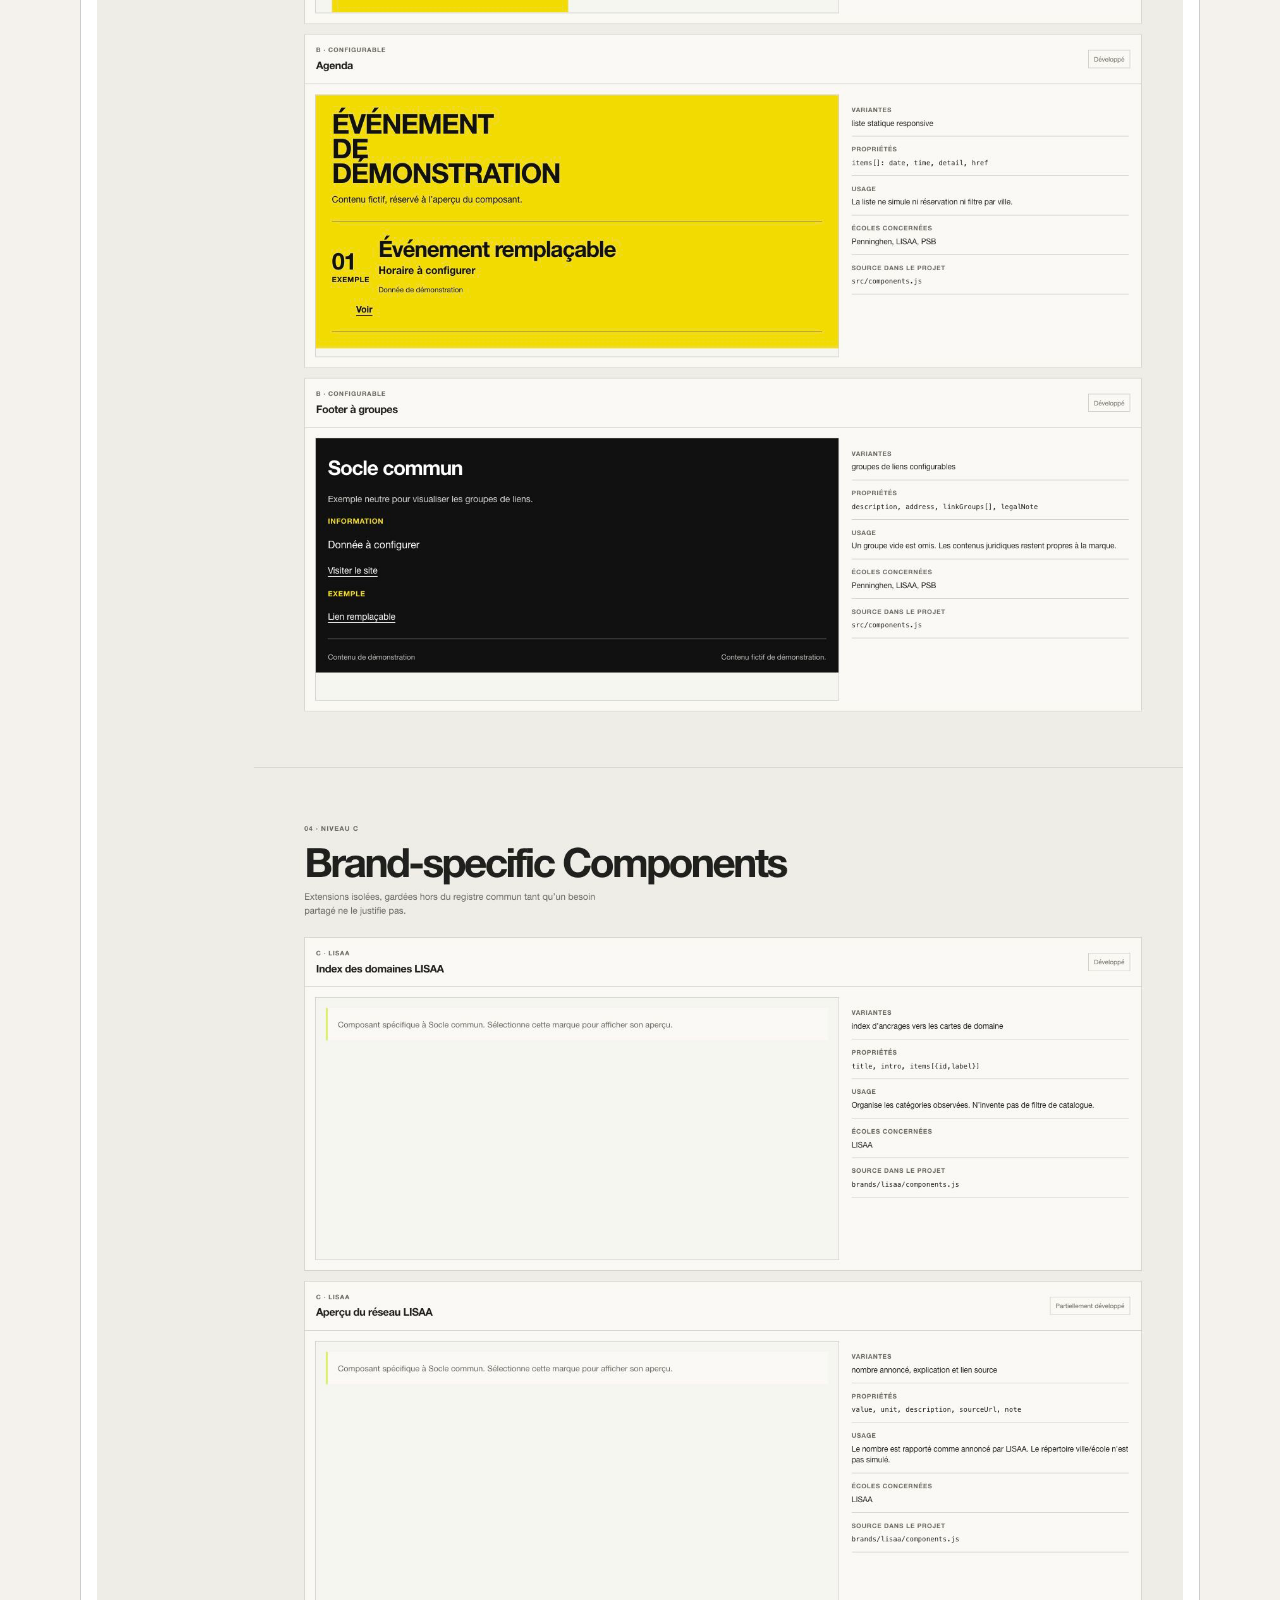
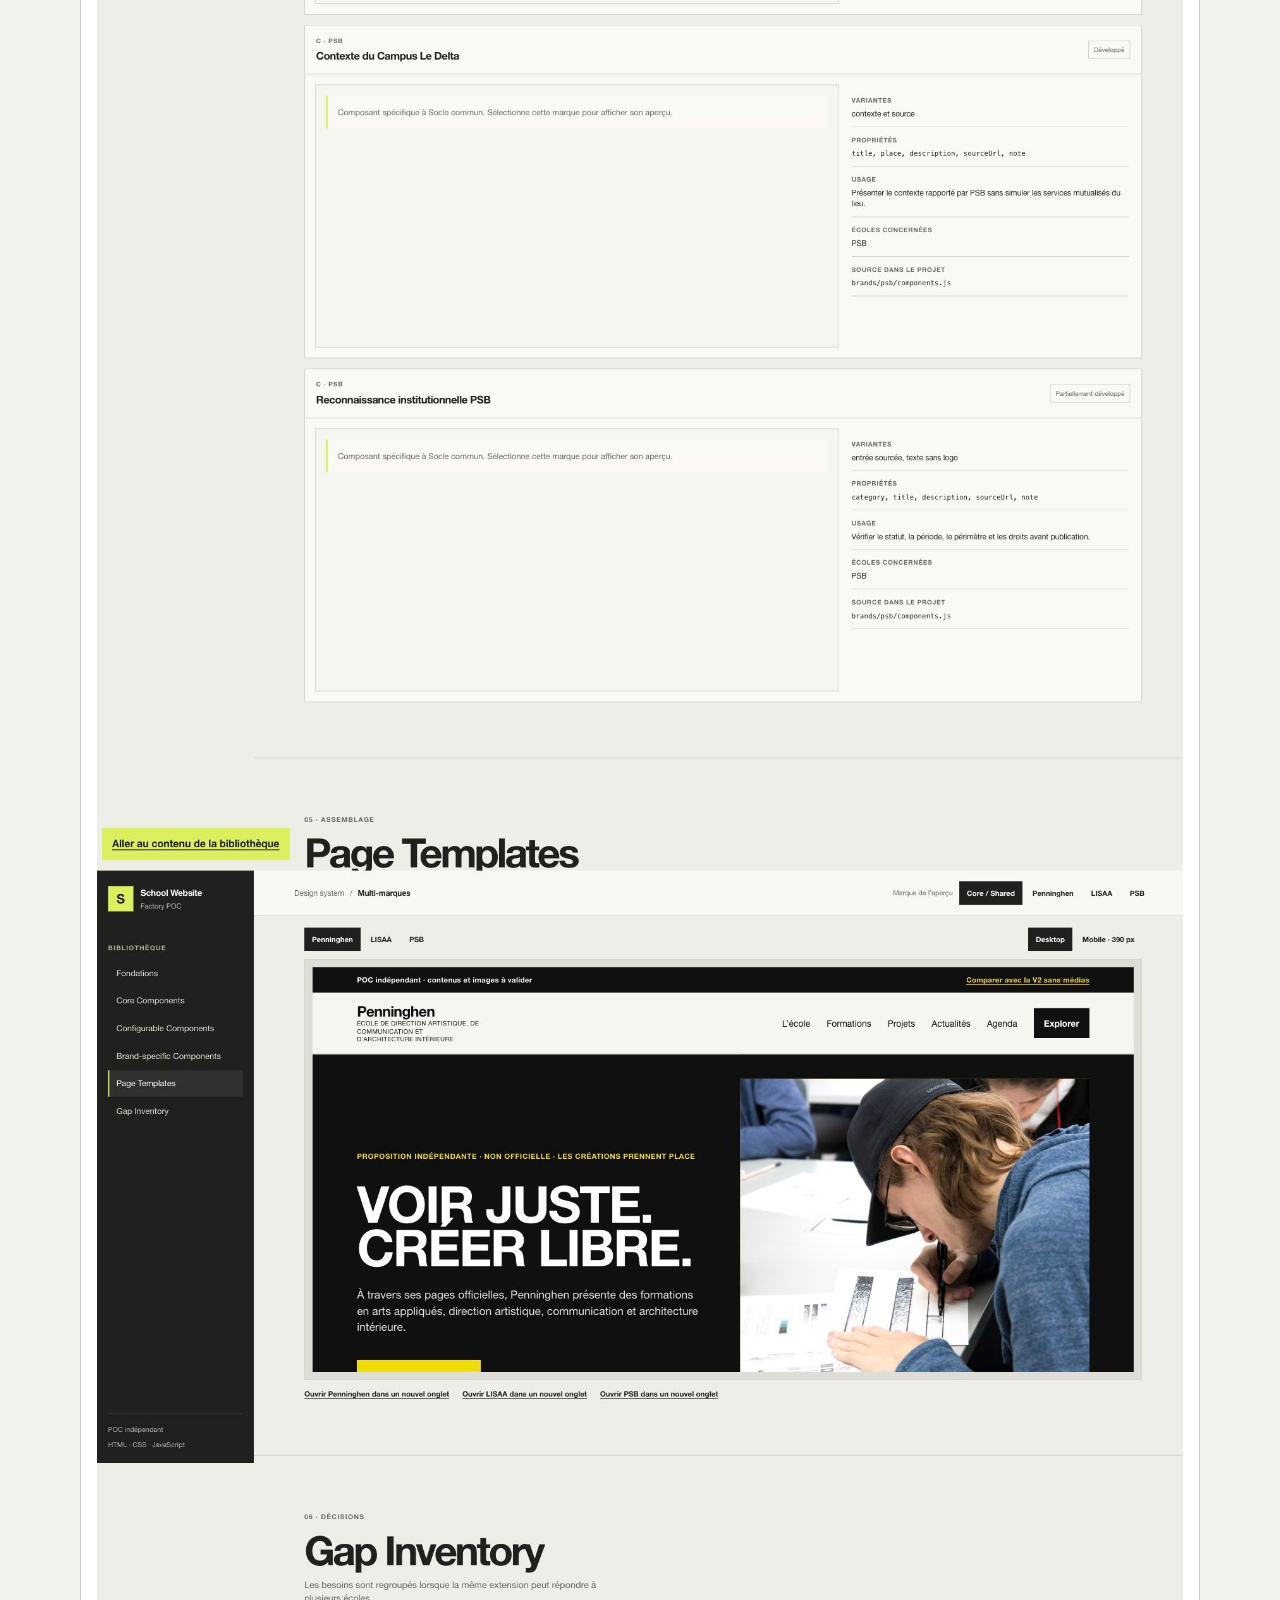
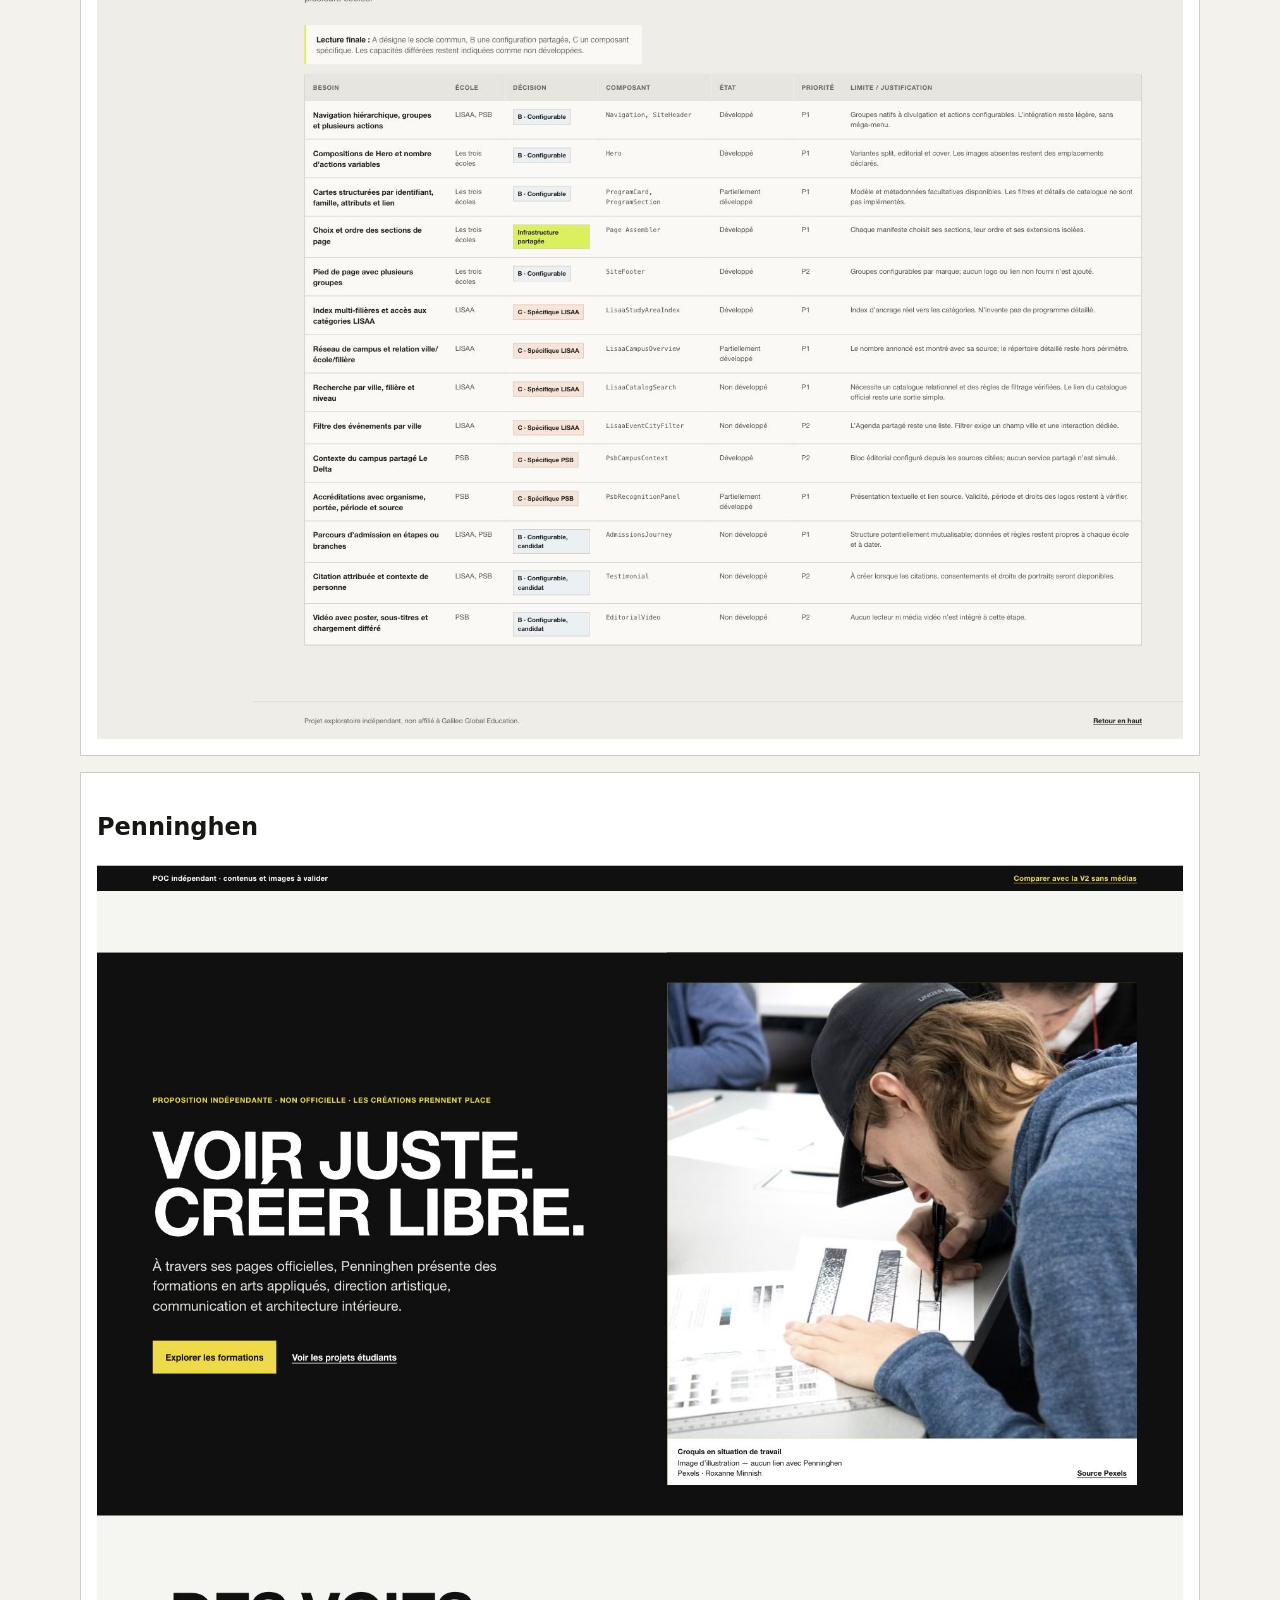
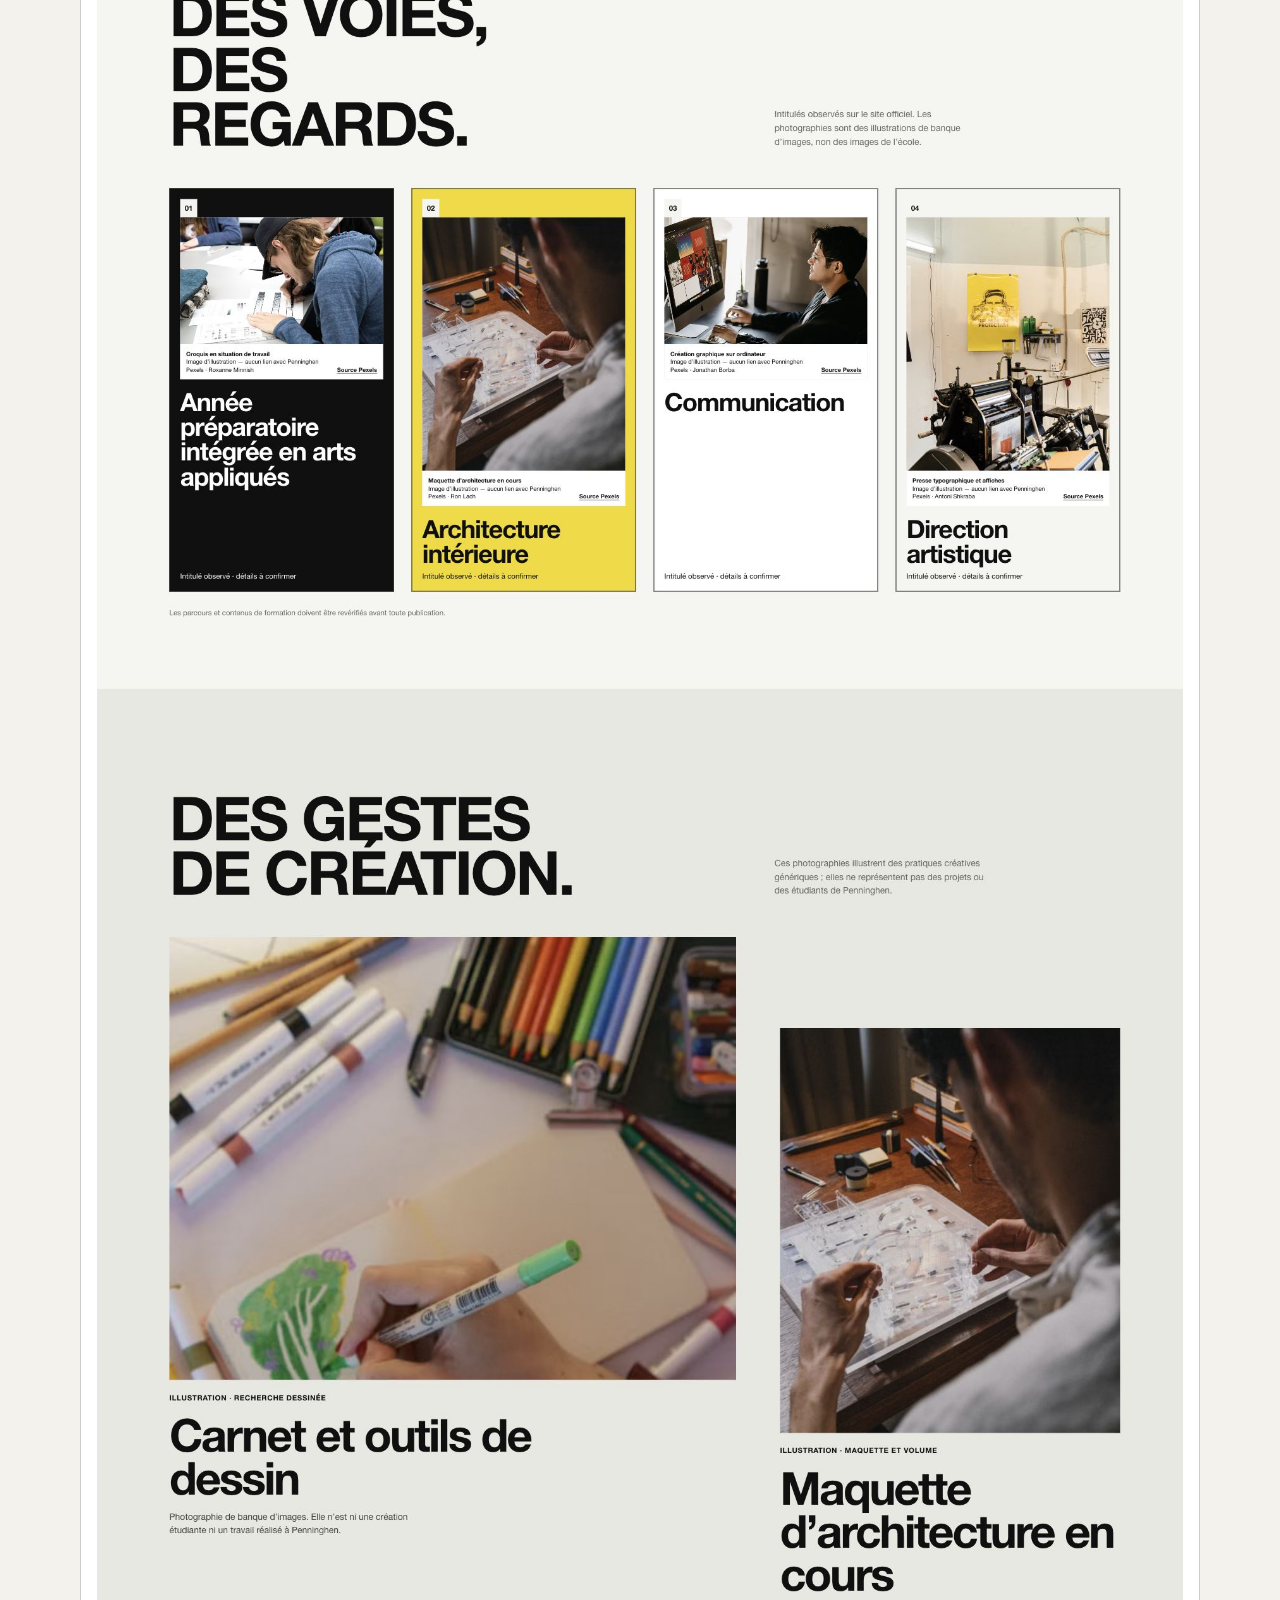
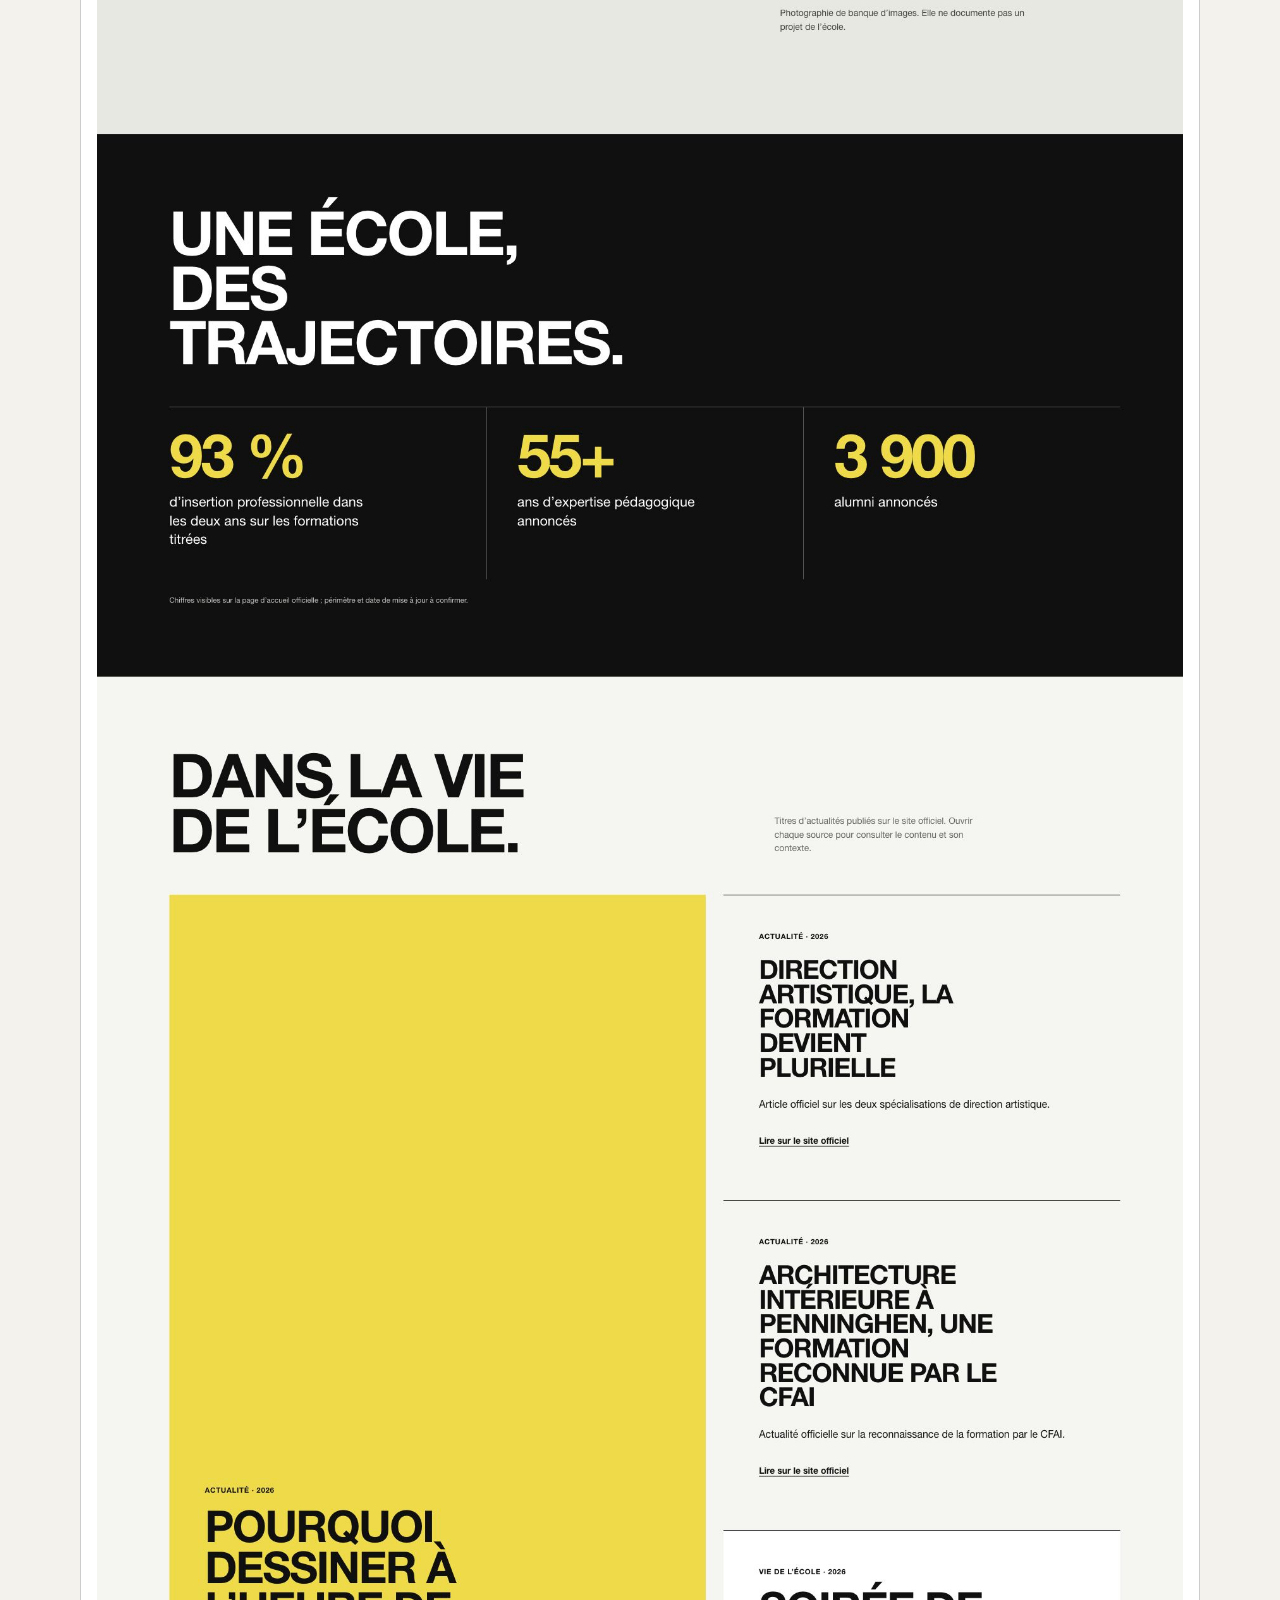
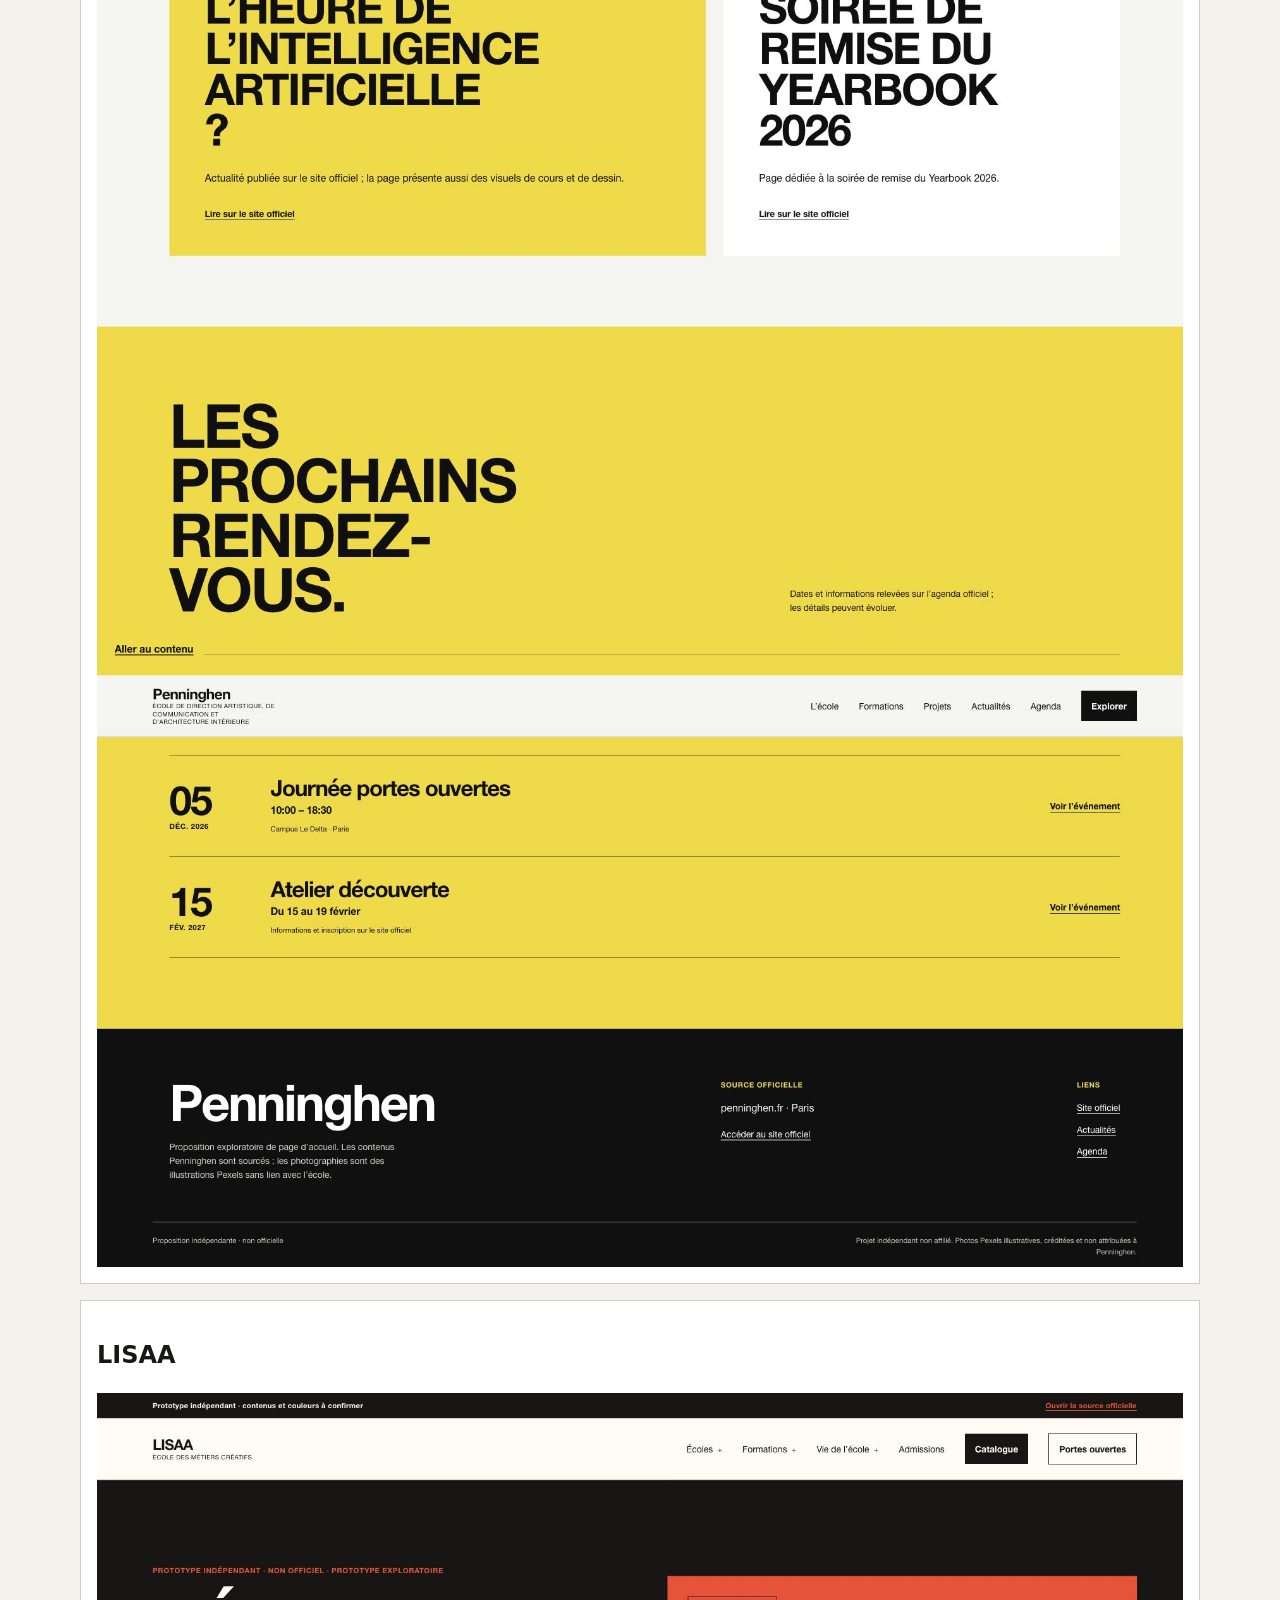
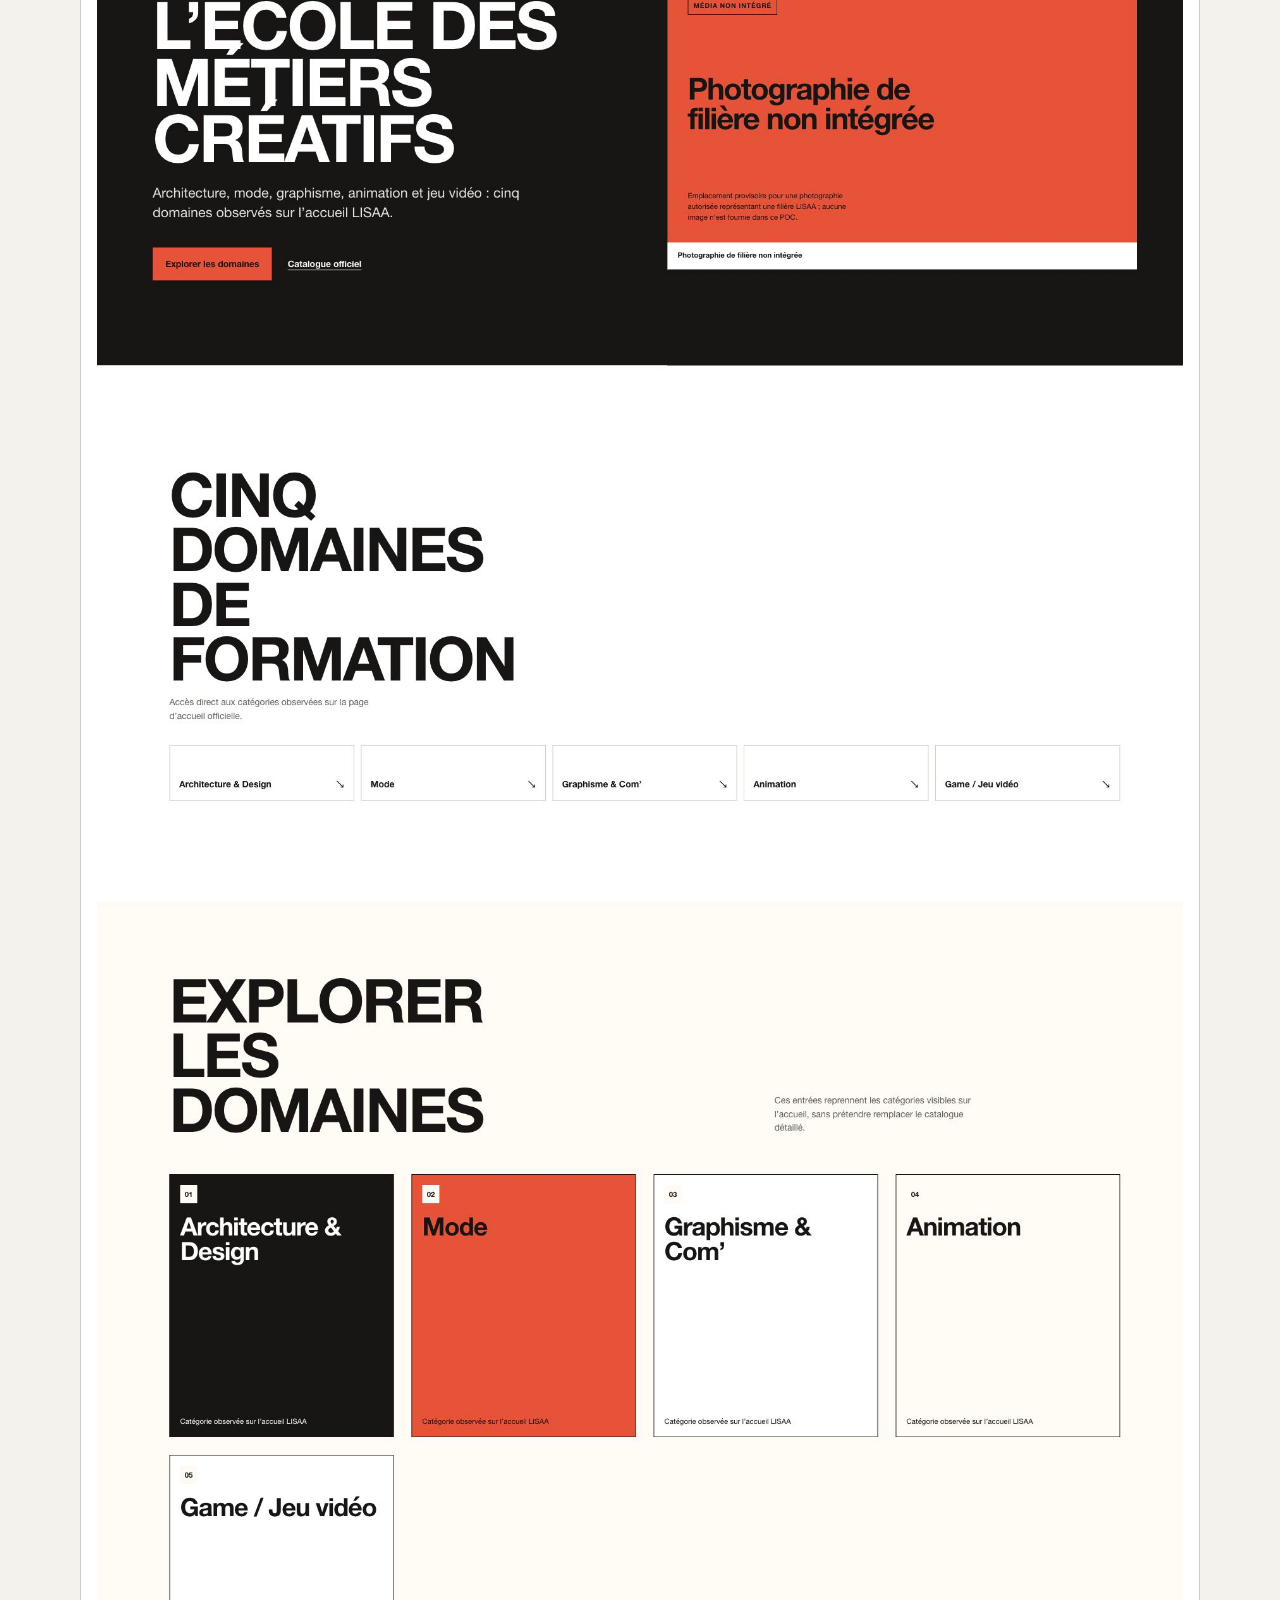
<file: demos/sop-07-before/index.html>
<!doctype html>
<html lang="fr">
  <head>
    <meta charset="utf-8" />
    <meta name="viewport" content="width=device-width, initial-scale=1" />
    <title>SOP 07 — état avant corrections</title>
    <style>
      *{box-sizing:border-box}body{margin:0;background:#f4f2ed;color:#171713;font:16px/1.5 system-ui,sans-serif}main{max-width:76rem;margin:auto;padding:clamp(1rem,4vw,3rem)}h1{font-size:clamp(2.5rem,7vw,5rem);letter-spacing:-.06em;line-height:.95}.notice{padding:1rem;background:#fff3cd;border:1px solid #8c7400}.grid{display:grid;gap:1rem}.grid figure{margin:0;padding:1rem;background:#fff;border:1px solid #ccc}.grid img{width:100%;height:auto;display:block}a{color:inherit;text-underline-offset:.2em}a:focus-visible{outline:3px solid #1849a9;outline-offset:4px}
    </style>
  </head>
  <body><main>
    <p>SOP 07 · BEFORE · RÉFÉRENCE HISTORIQUE</p>
    <h1>Avant les corrections</h1>
    <p class="notice"><strong>Pas de capture “After” disponible.</strong> Les quatre fichiers historiques du dossier SOP 07 Before sont identiques octet pour octet aux captures principales SOP 06C (SHA-256 vérifié). Les images sont référencées au même emplacement dans cette copie afin d’éviter les duplications ; elles ne montrent donc pas un nouvel état visuel SOP 07.</p>
    <div class="grid">
      <figure><h2>Design System</h2><img src="../sop-06c-captures/DS-Library-Full.png" alt="Capture historique de la bibliothèque avant les corrections SOP 07" loading="lazy"></figure>
      <figure><h2>Penninghen</h2><img src="../sop-06c-captures/Penninghen-Full.png" alt="Capture historique du prototype Penninghen avant les corrections SOP 07" loading="lazy"></figure>
      <figure><h2>LISAA</h2><img src="../sop-06c-captures/LISAA-Full.png" alt="Capture historique du prototype LISAA avant les corrections SOP 07" loading="lazy"></figure>
      <figure><h2>PSB</h2><img src="../sop-06c-captures/PSB-Full.png" alt="Capture historique du prototype PSB avant les corrections SOP 07" loading="lazy"></figure>
    </div>
    <p><a href="../">Retour à l’index des démos</a></p>
  </main></body>
</html>
</file>
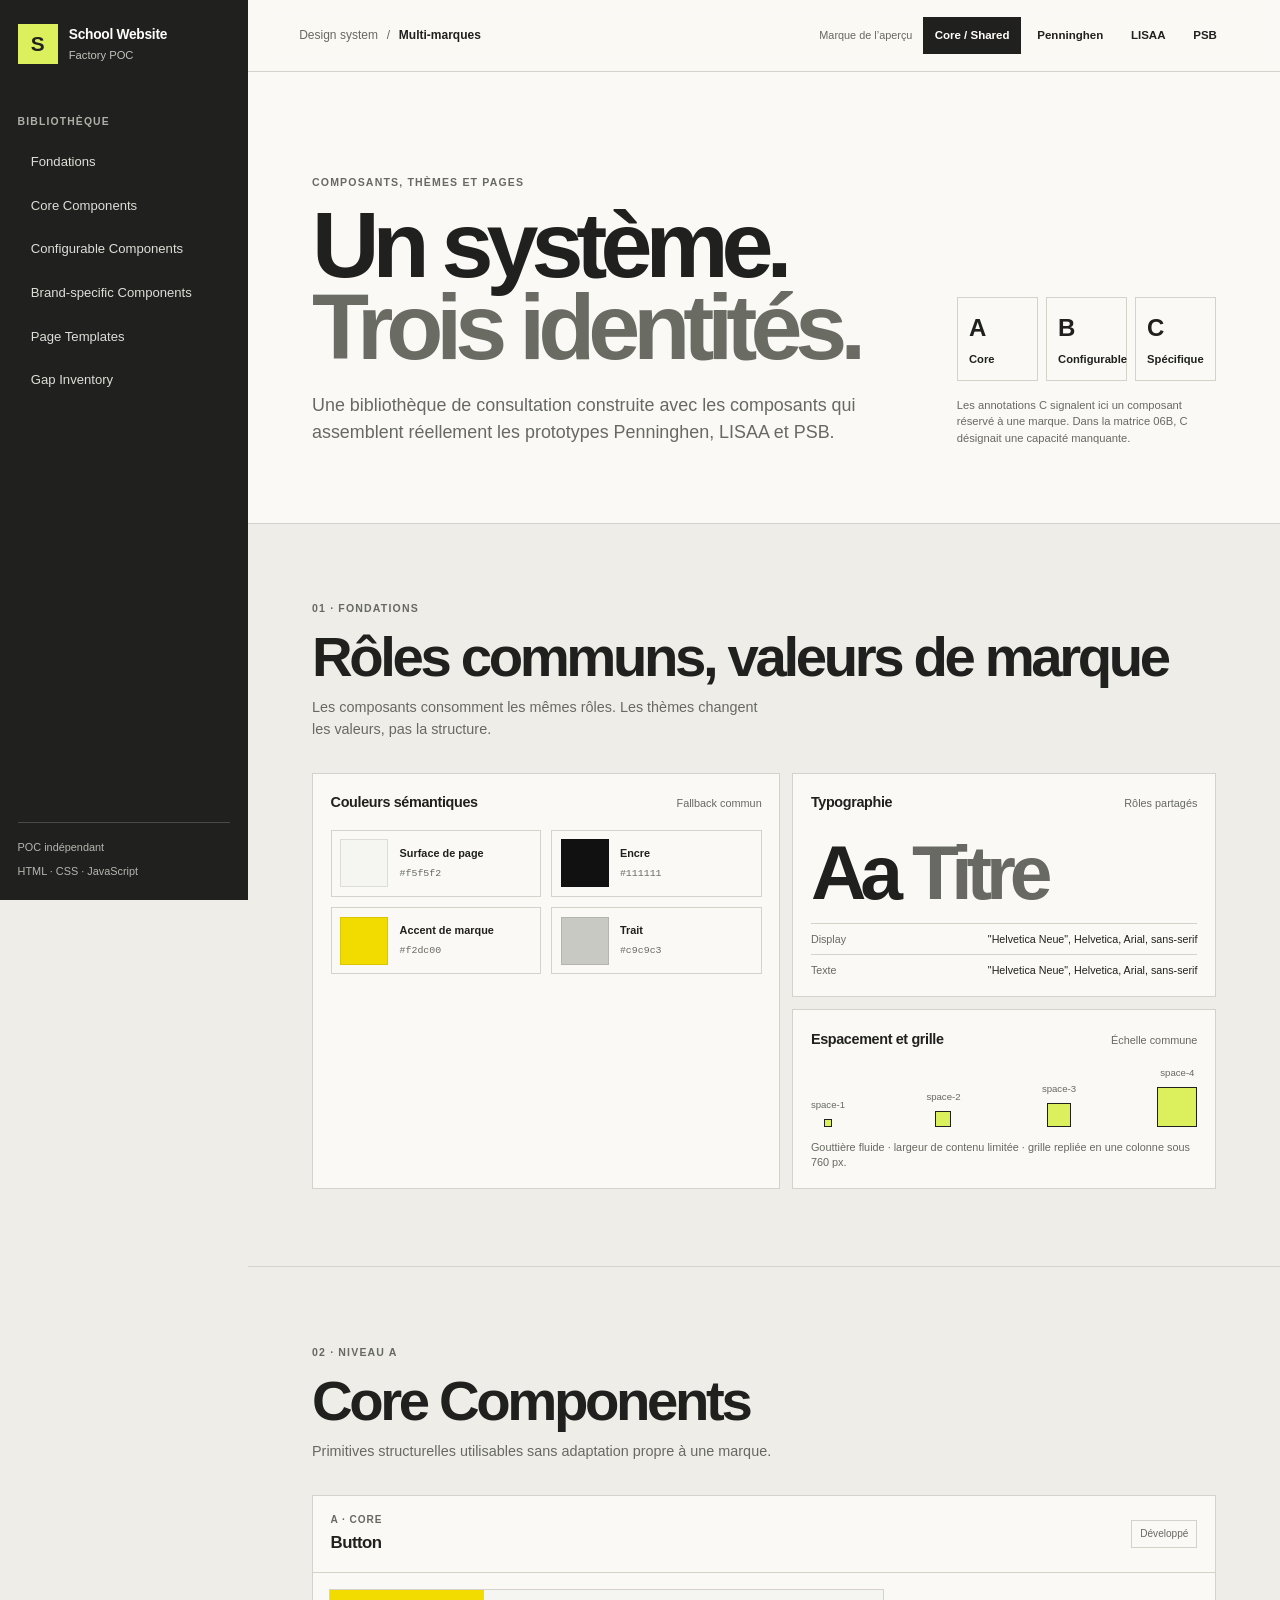
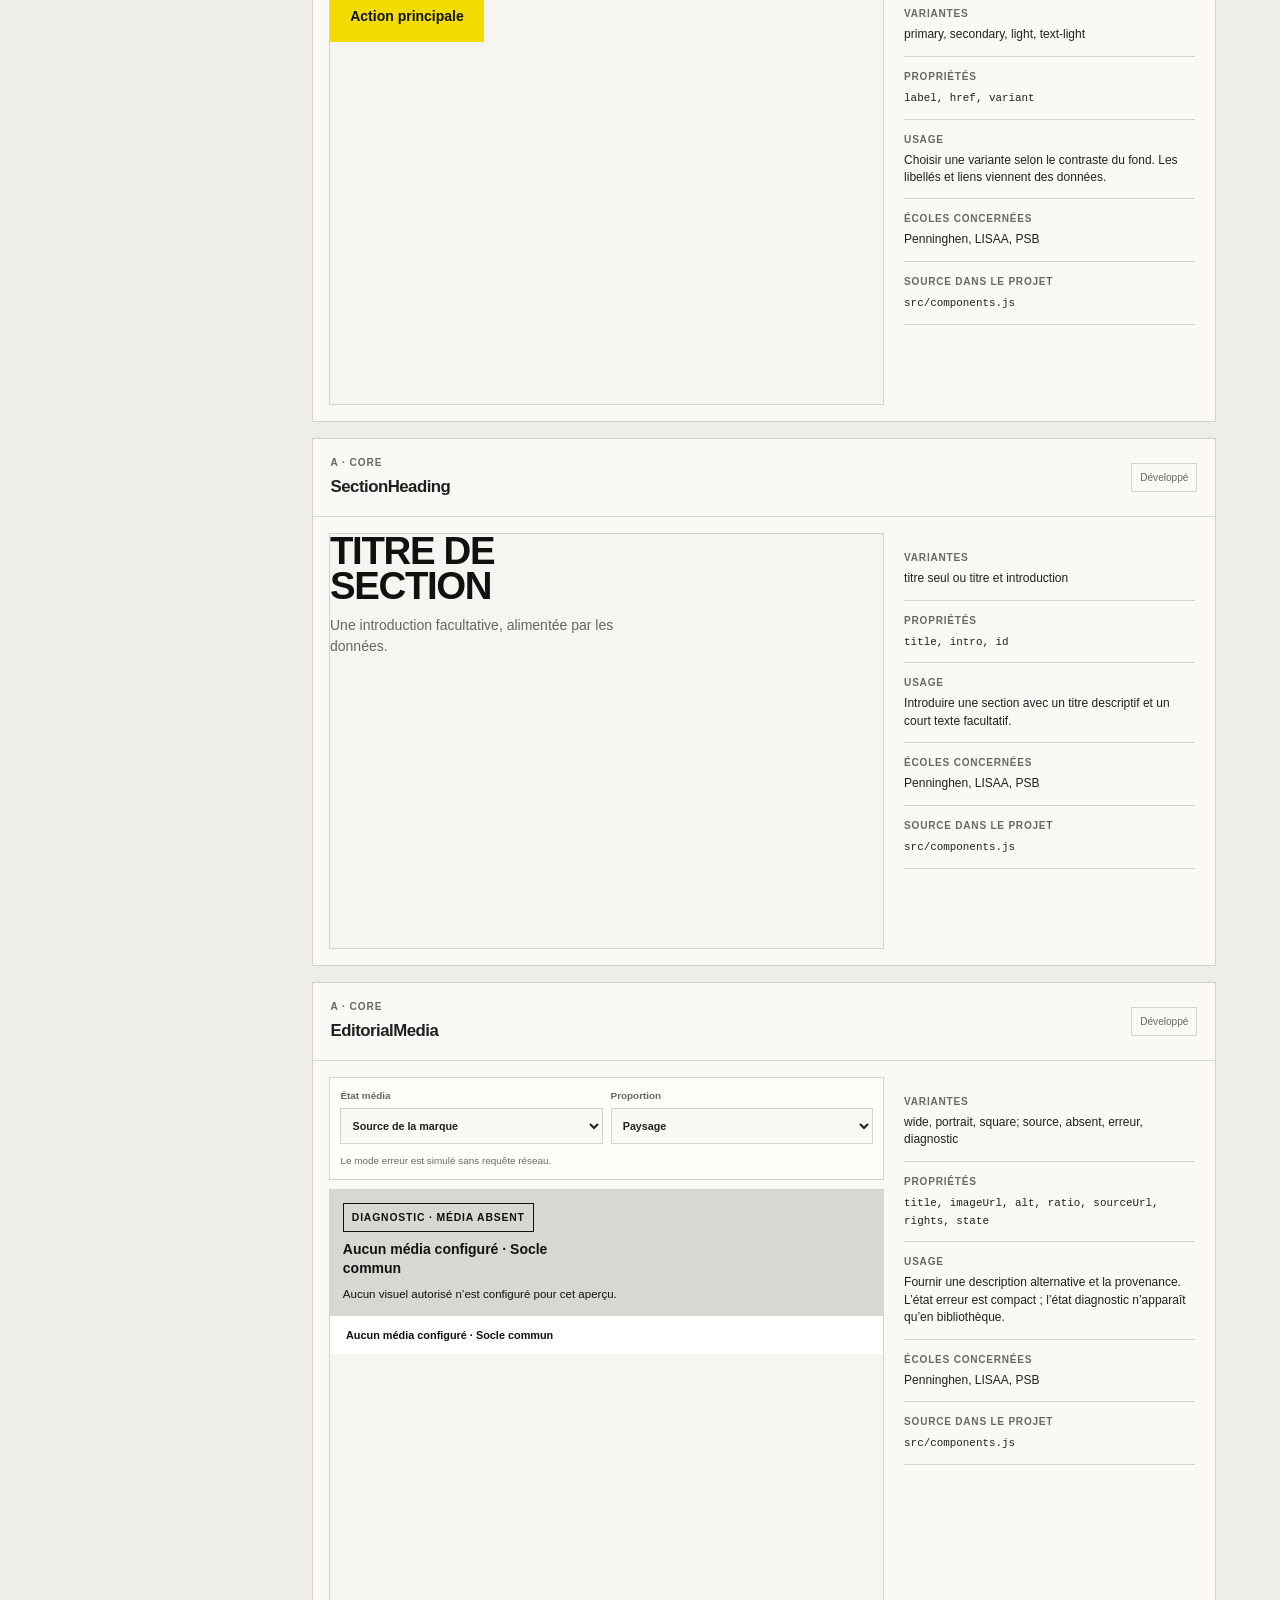
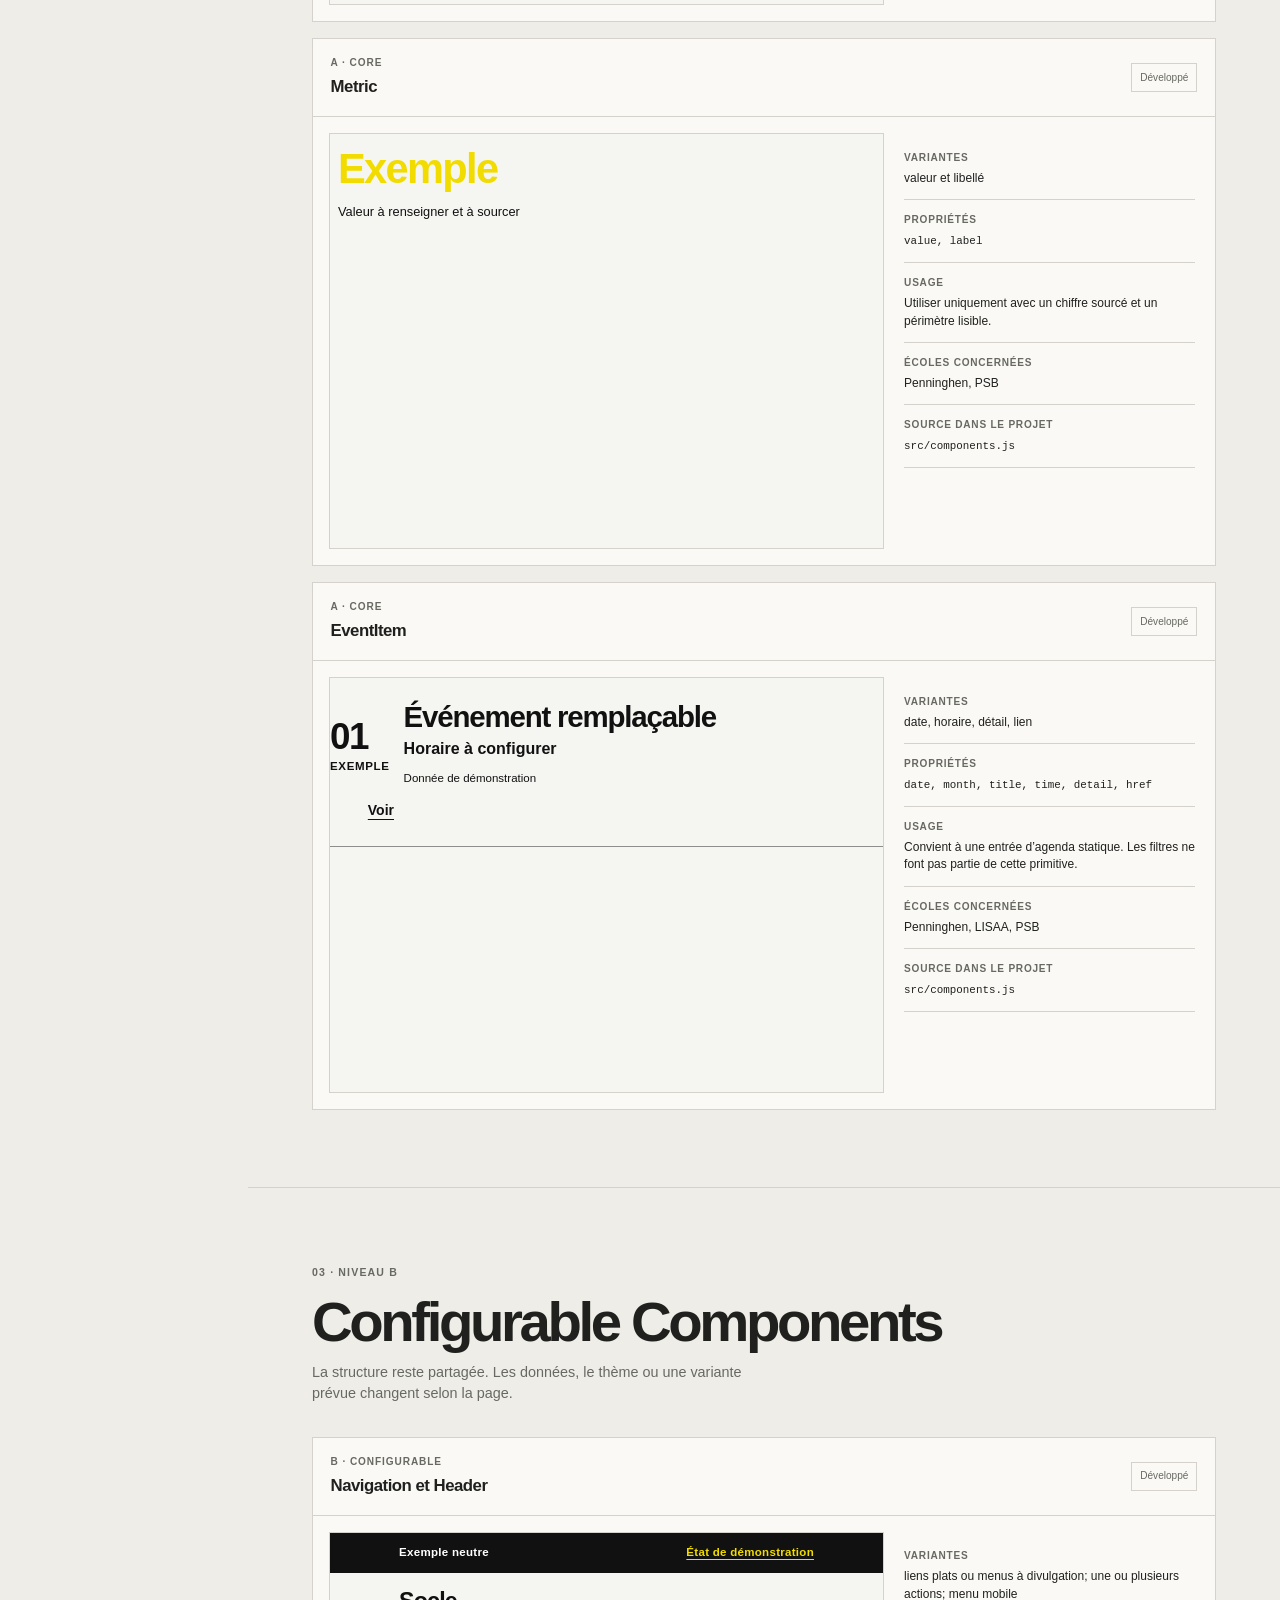
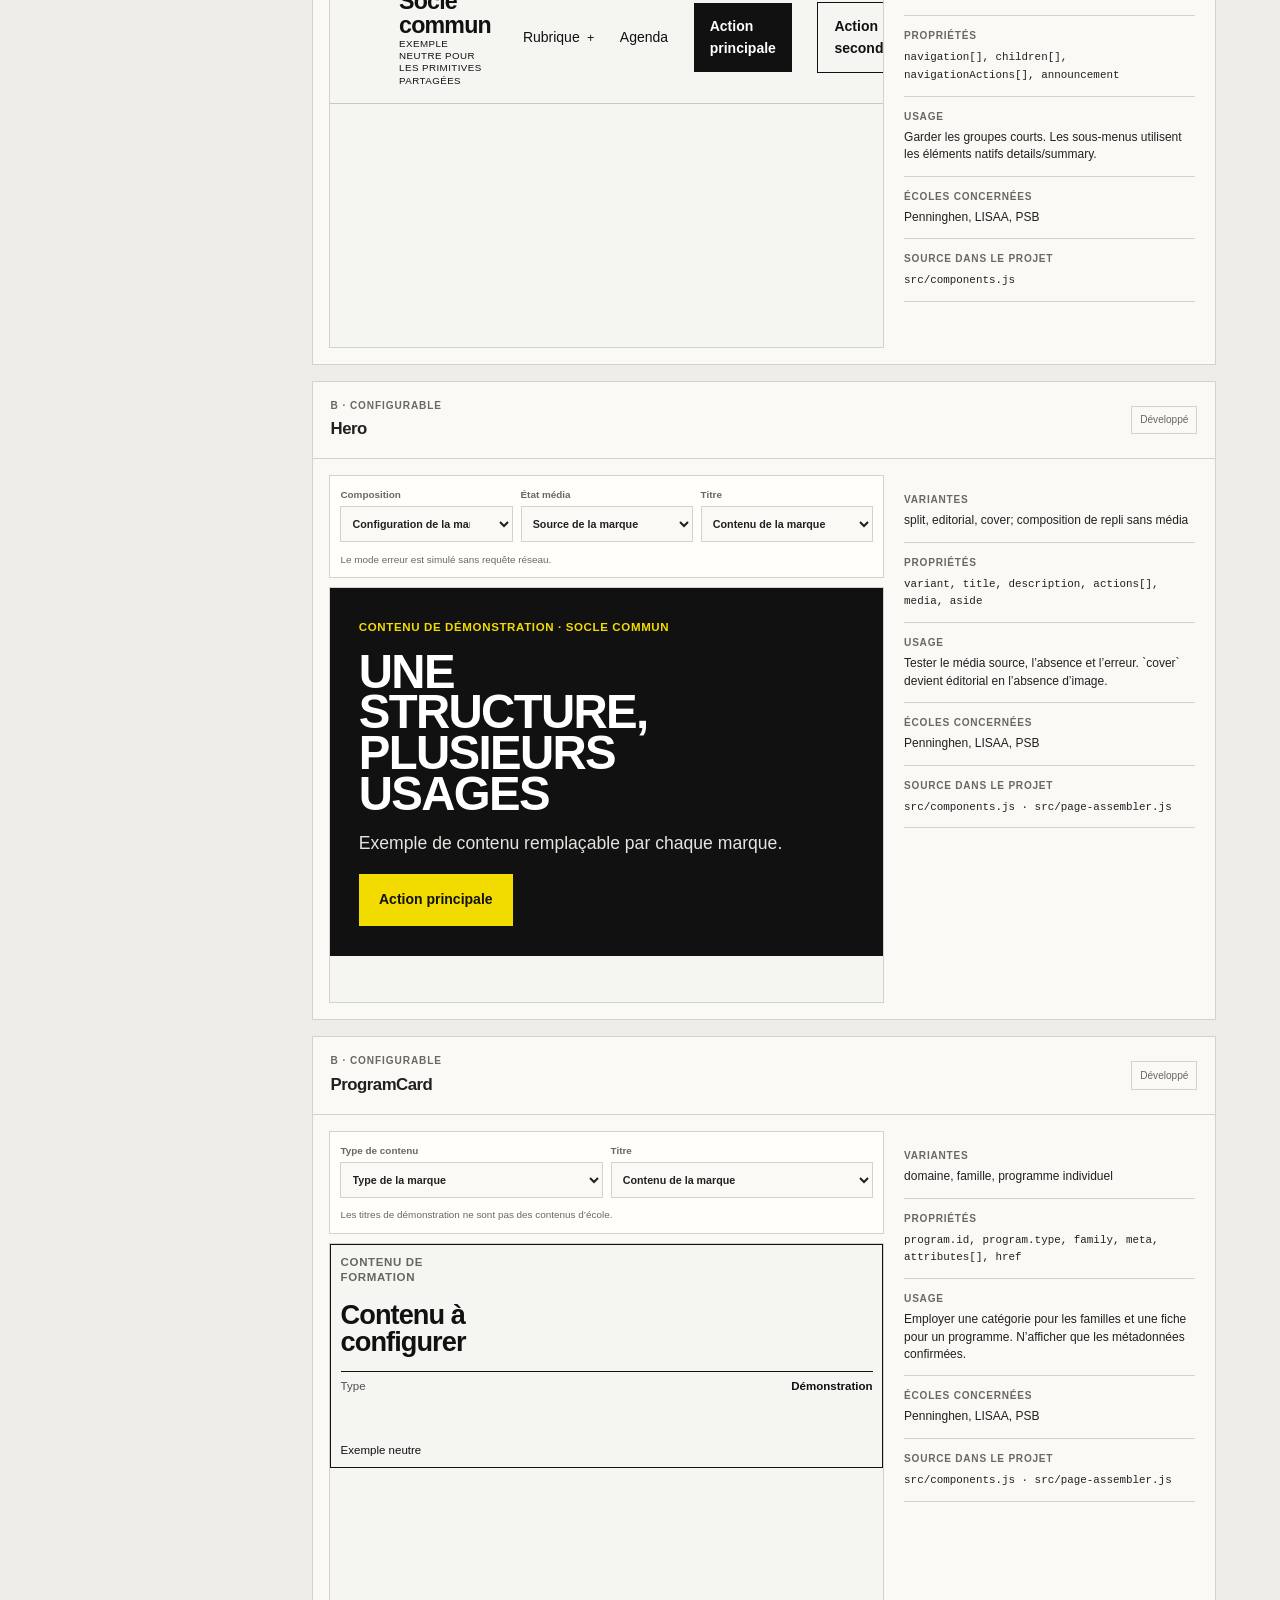
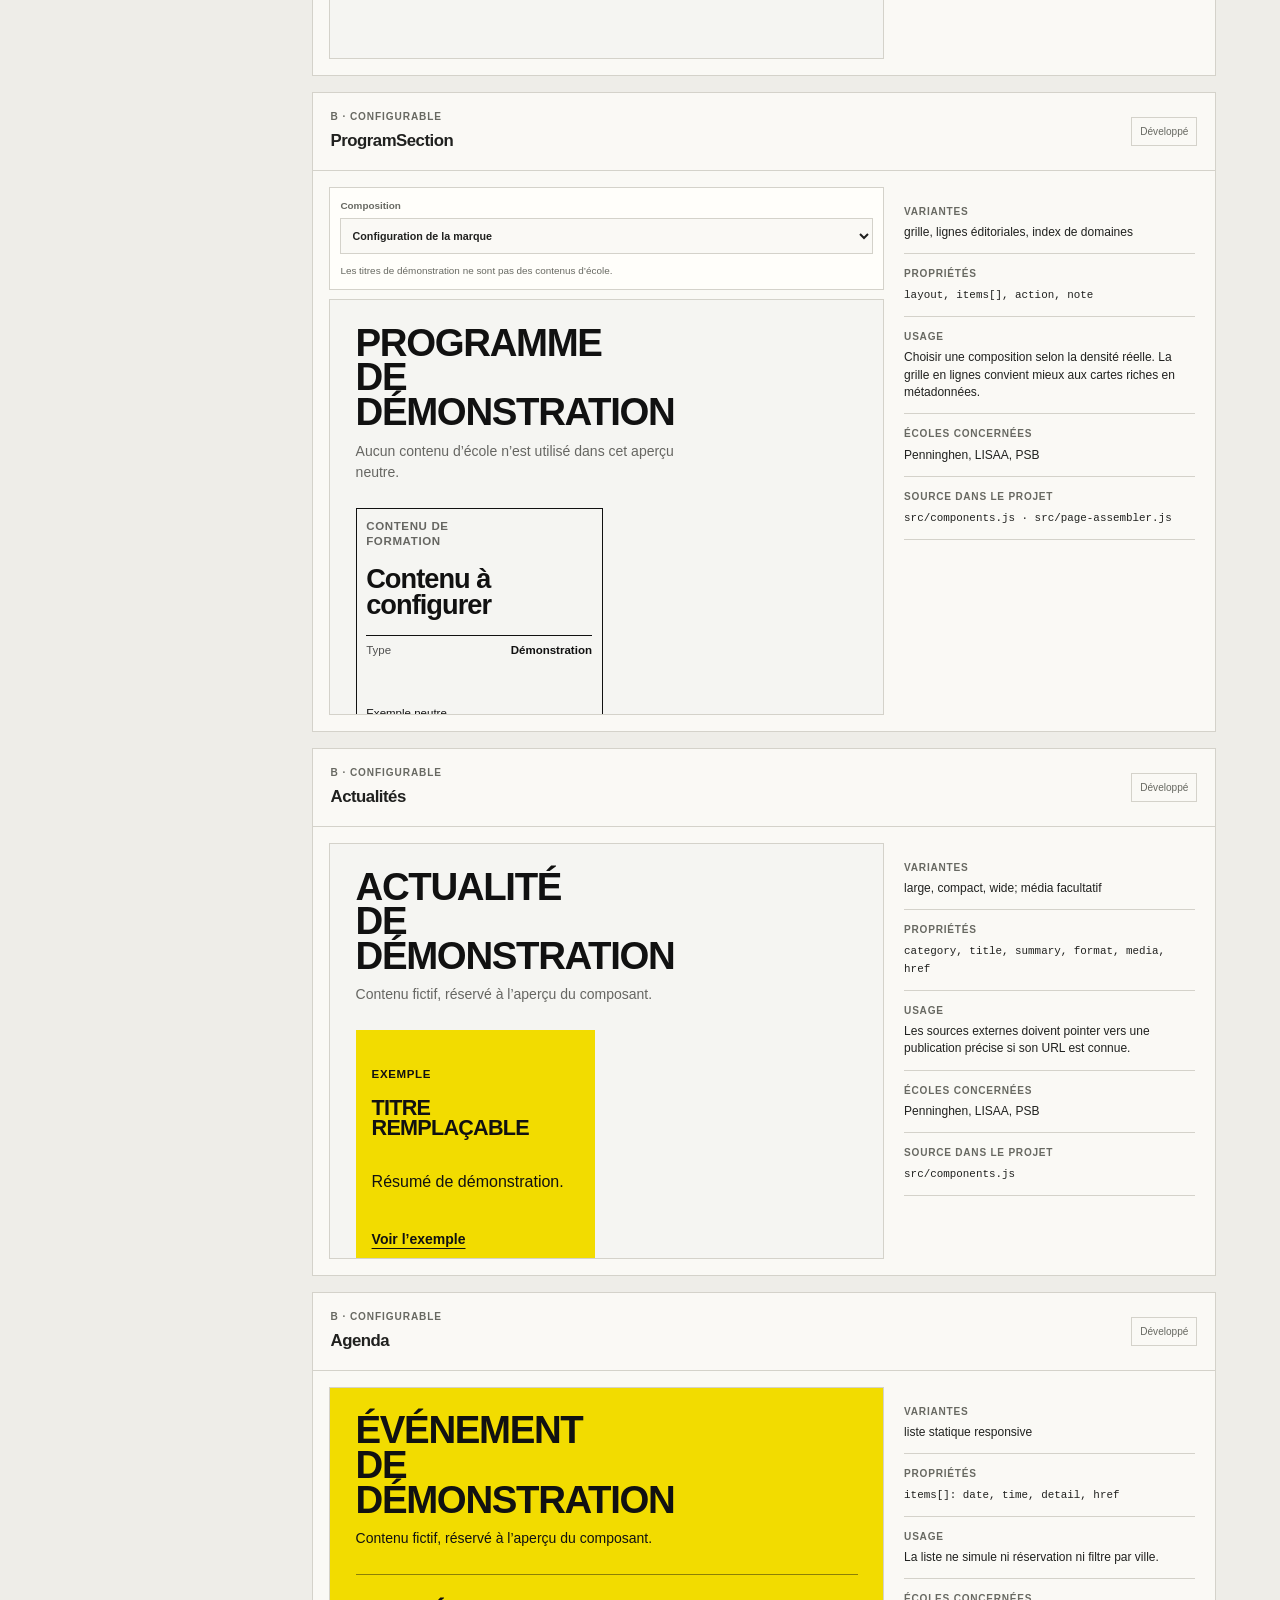
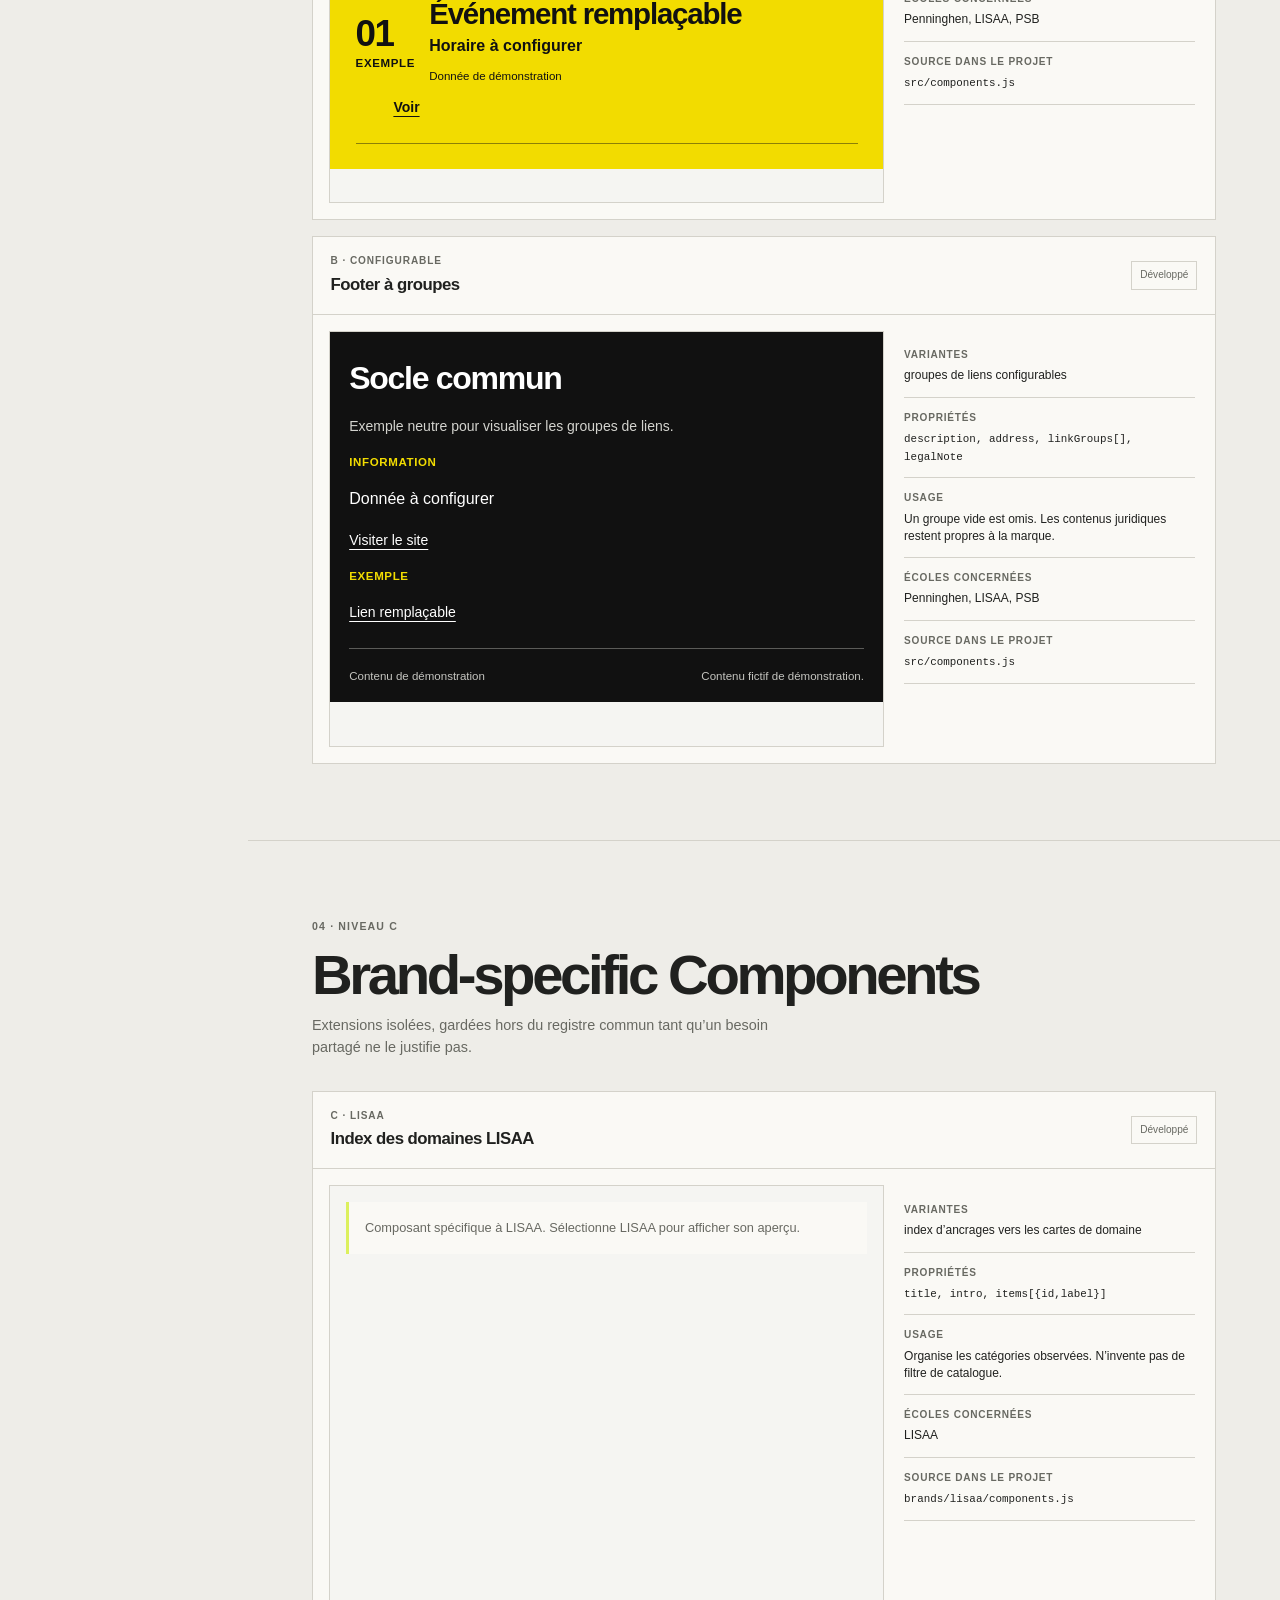
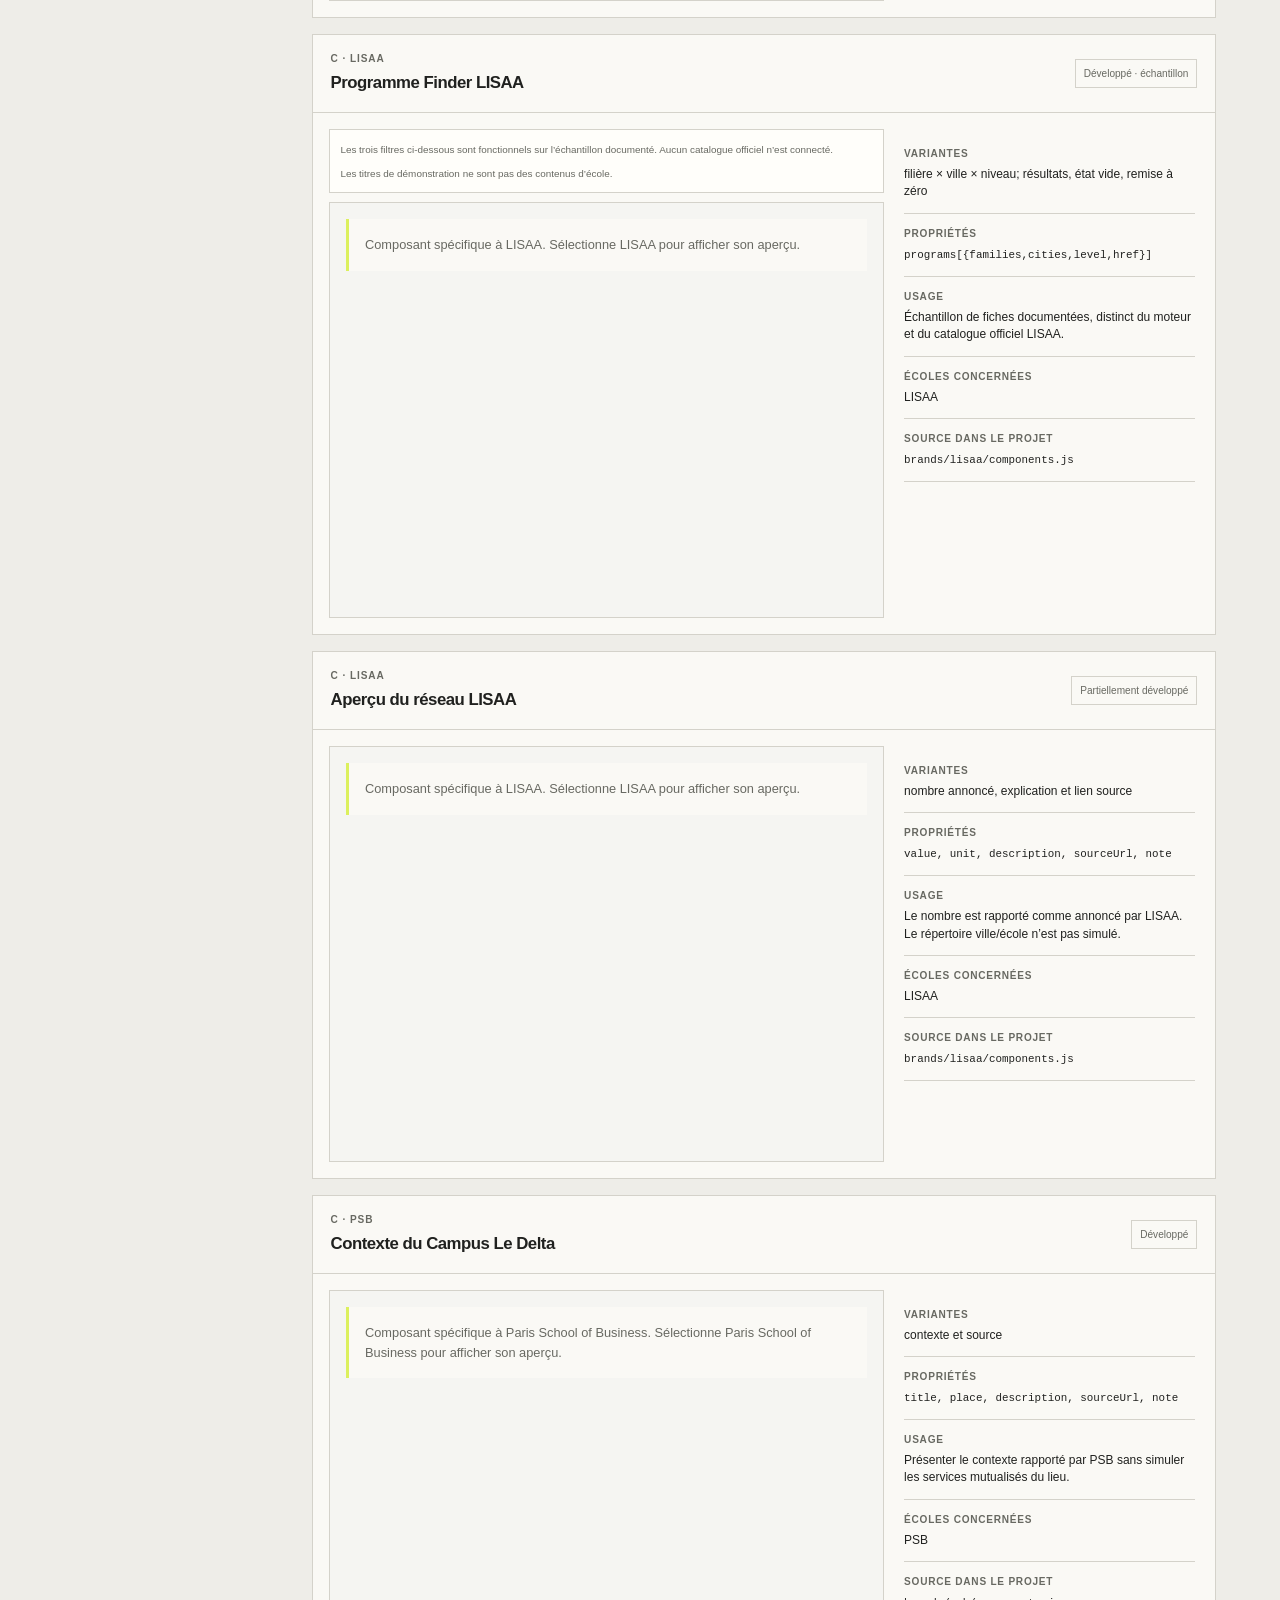
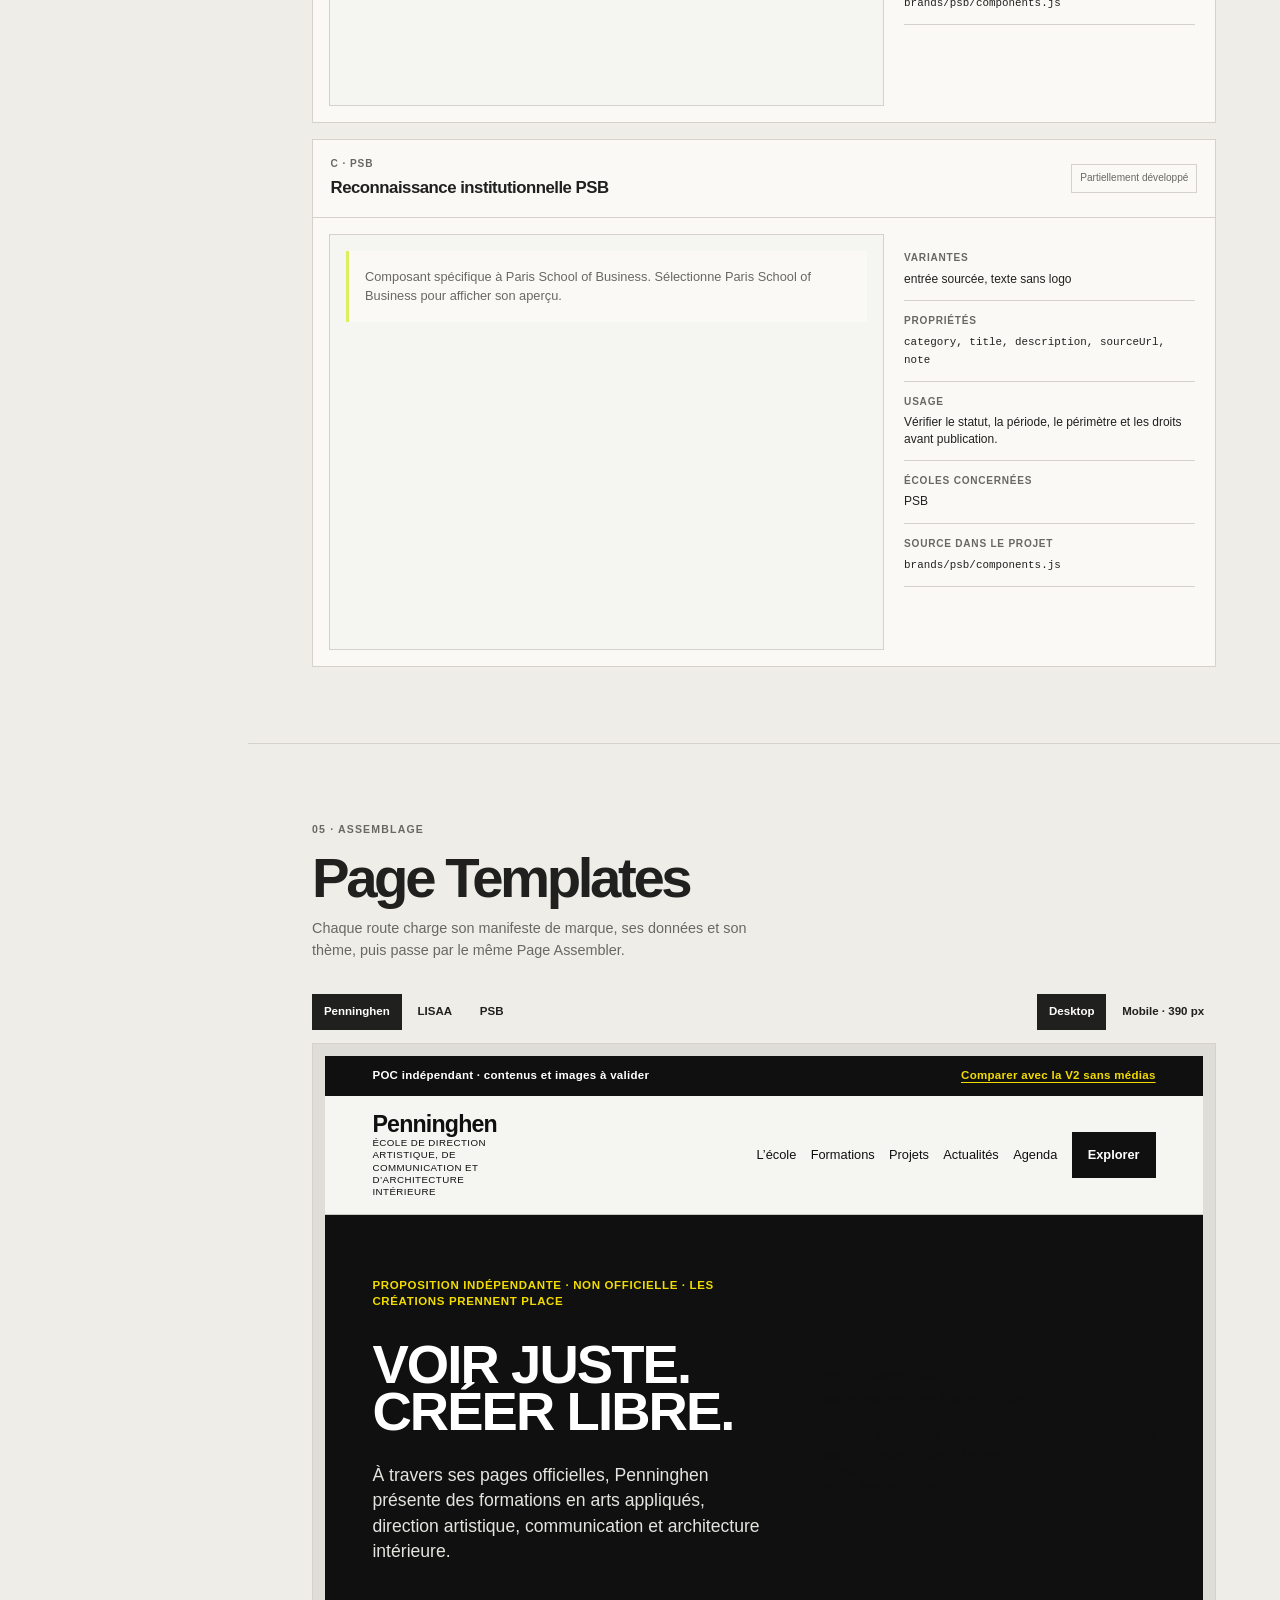
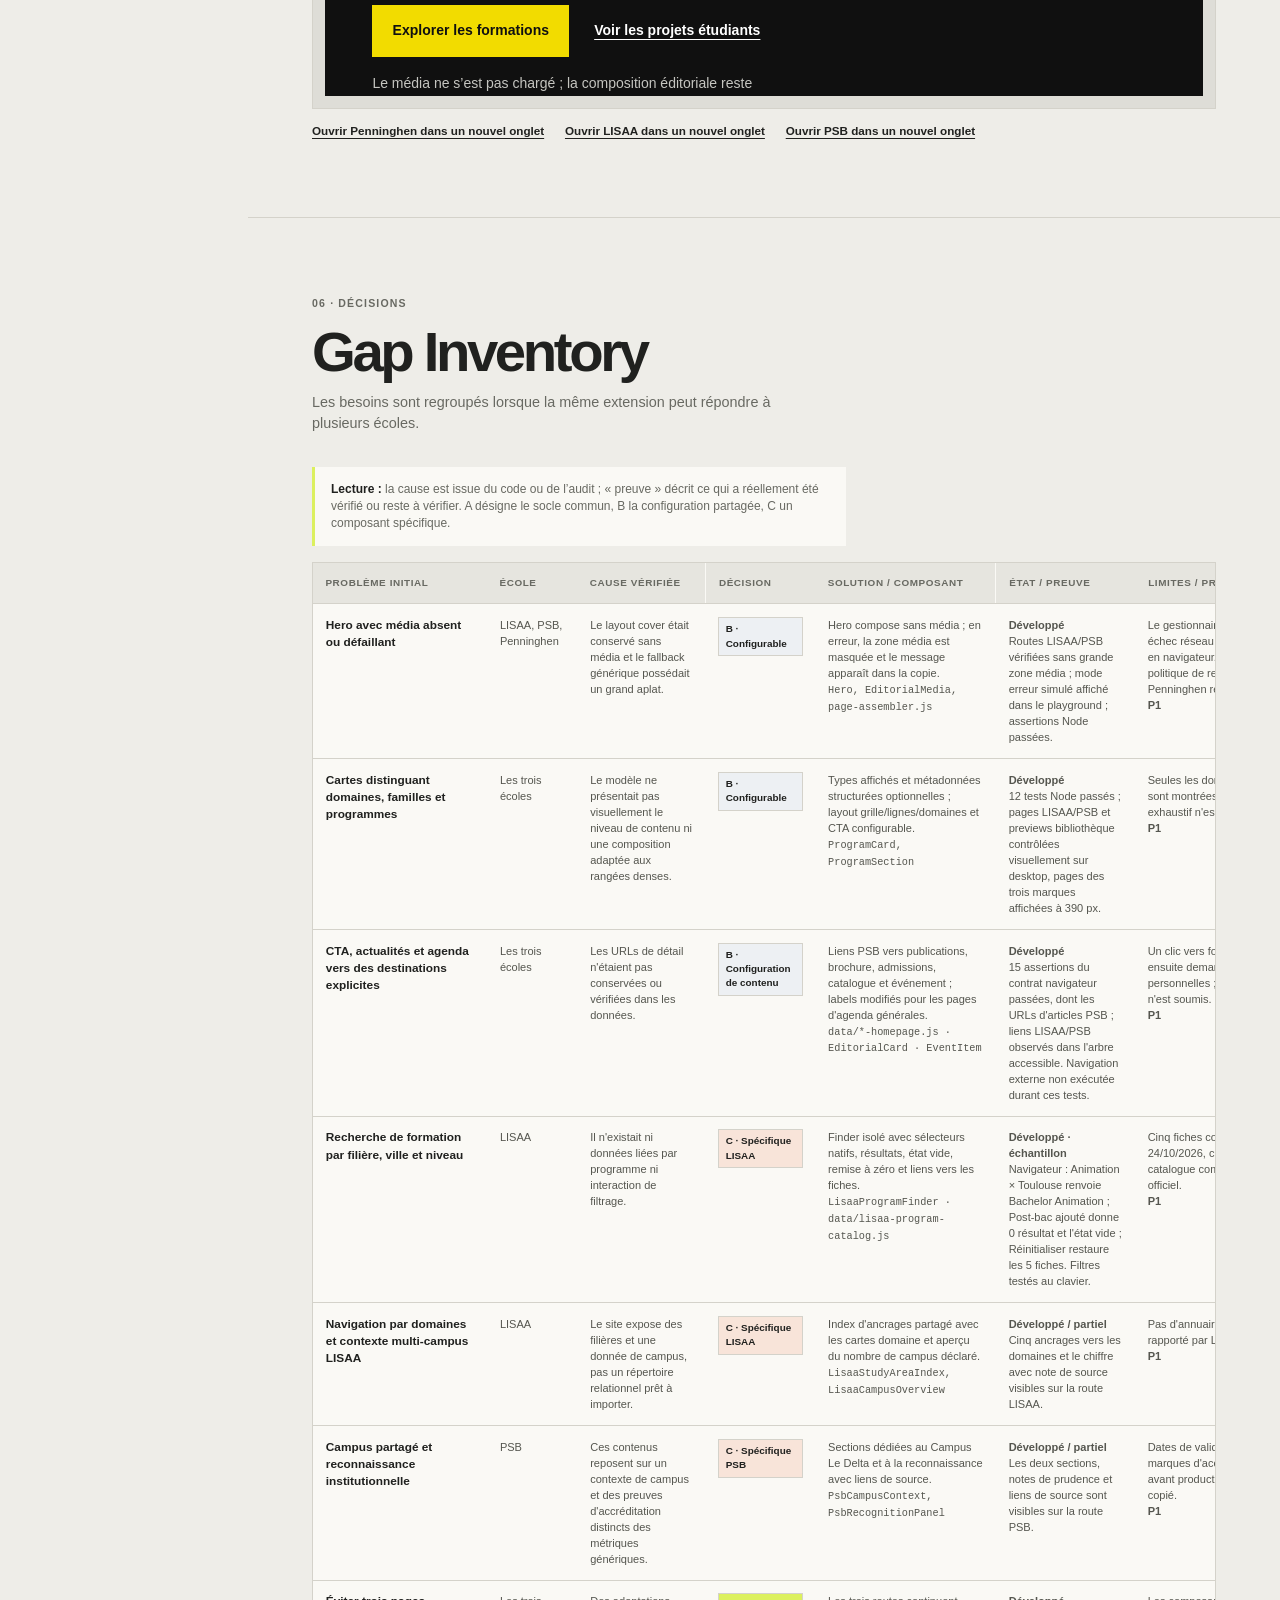
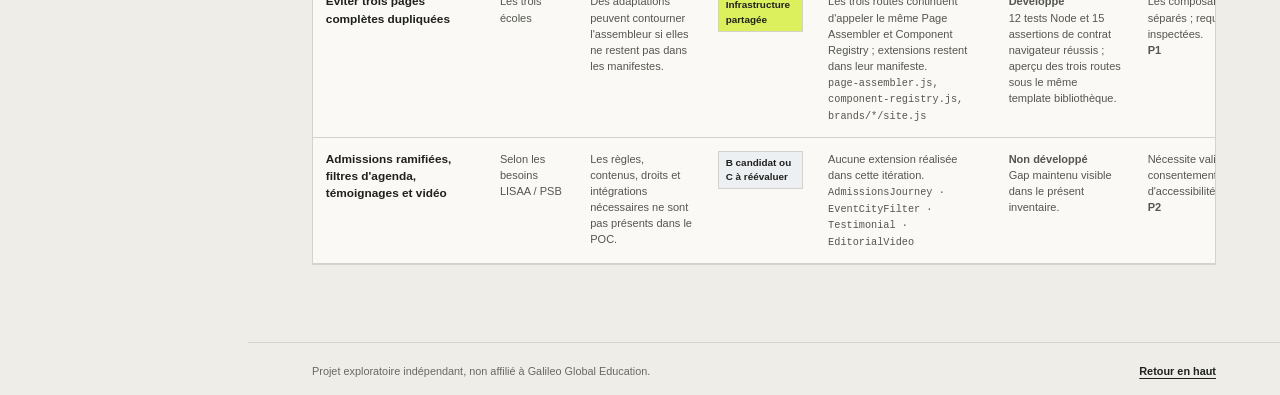
<file: demos/sop-07-current/index.html>
<!doctype html>
<html lang="fr" data-brand="shared">
  <head>
    <meta charset="utf-8" />
    <meta name="viewport" content="width=device-width, initial-scale=1" />
    <meta name="theme-color" content="#f1f0eb" />
    <meta name="description" content="Bibliothèque de composants multi-marques du POC School Website Factory." />
    <title>School Website Factory POC | Bibliothèque</title>
    <link rel="stylesheet" href="./src/styles/tokens.css?v=sop-07-stepb" />
    <link rel="stylesheet" data-library-brand-theme />
    <link rel="stylesheet" href="./src/styles/base.css?v=sop-07-closure2" />
    <link rel="stylesheet" href="./src/library.css?v=sop-07-stepb" />
    <script type="module" src="./src/library.js?v=sop-07-closure"></script>
  </head>
  <body class="library-body">
    <div id="library-app"></div>
  </body>
</html>
</file>
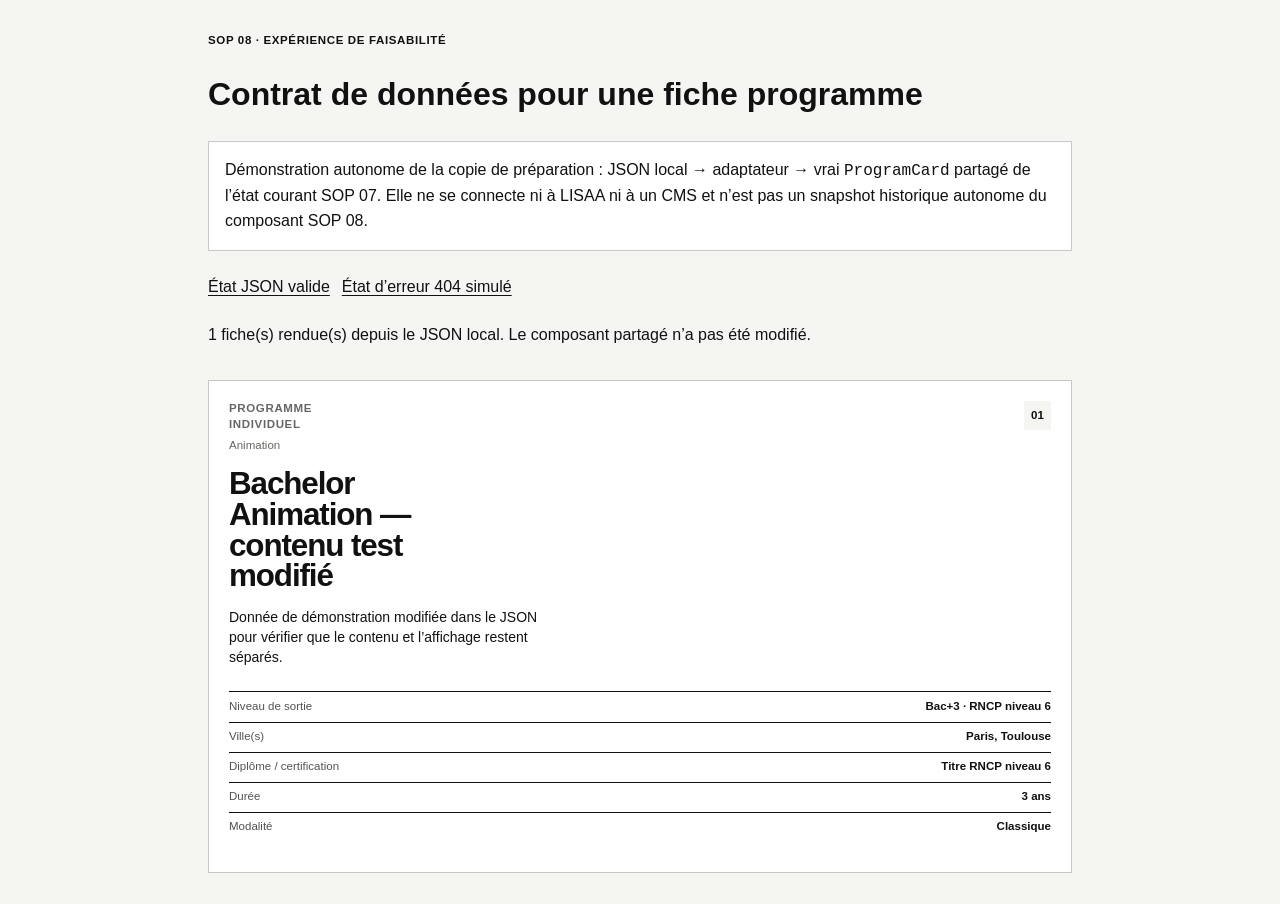
<file: demos/sop-08-json-adapter/index.html>
<!doctype html>
<html lang="fr">
  <head>
    <meta charset="utf-8" />
    <meta name="viewport" content="width=device-width, initial-scale=1" />
    <meta name="description" content="Démonstration locale de séparation entre données JSON, adaptateur et composant partagé." />
    <title>SOP 08 — JSON → Adapter → ProgramCard</title>
    <link rel="stylesheet" href="../sop-07-current/src/styles/tokens.css" />
    <link rel="stylesheet" href="../sop-07-current/brands/lisaa/theme.css" />
    <link rel="stylesheet" href="../sop-07-current/src/styles/base.css" />
    <style>
      body { margin: 0; padding: 2rem; background: var(--color-page); color: var(--color-ink); font-family: var(--font-body); }
      main { width: min(100%, 54rem); margin-inline: auto; }
      .test-note { padding: 1rem; border: 1px solid var(--color-rule); background: var(--color-paper); }
      #result { display: grid; gap: 1rem; margin-top: 2rem; }
      #status { min-height: 1.5em; }
      #status[role="alert"] { color: #a21d27; font-weight: 700; }
      .formation-card { min-height: 0; padding: 1.25rem; border: 1px solid var(--color-rule); }
      .demo-nav { display:flex;flex-wrap:wrap;gap:.75rem;margin-block:1.5rem }
      .demo-nav a { color:inherit;text-underline-offset:.18em }
      .demo-nav a:focus-visible { outline:3px solid #1849a9;outline-offset:4px }
      @media(max-width:600px) { body { padding:1rem } }
    </style>
    <script type="module" src="./main.js"></script>
  </head>
  <body>
    <main>
      <p class="editorial-category">SOP 08 · expérience de faisabilité</p>
      <h1>Contrat de données pour une fiche programme</h1>
      <p class="test-note">Démonstration autonome de la copie de préparation : JSON local → adaptateur → vrai <code>ProgramCard</code> partagé de l’état courant SOP 07. Elle ne se connecte ni à LISAA ni à un CMS et n’est pas un snapshot historique autonome du composant SOP 08.</p>
      <nav class="demo-nav" aria-label="États de démonstration">
        <a href="./">État JSON valide</a>
        <a href="?source=missing">État d’erreur 404 simulé</a>
      </nav>
      <p id="status" role="status" aria-live="polite">Chargement…</p>
      <section id="result" aria-label="Fiches programme de démonstration"></section>
    </main>
  </body>
</html>
</file>
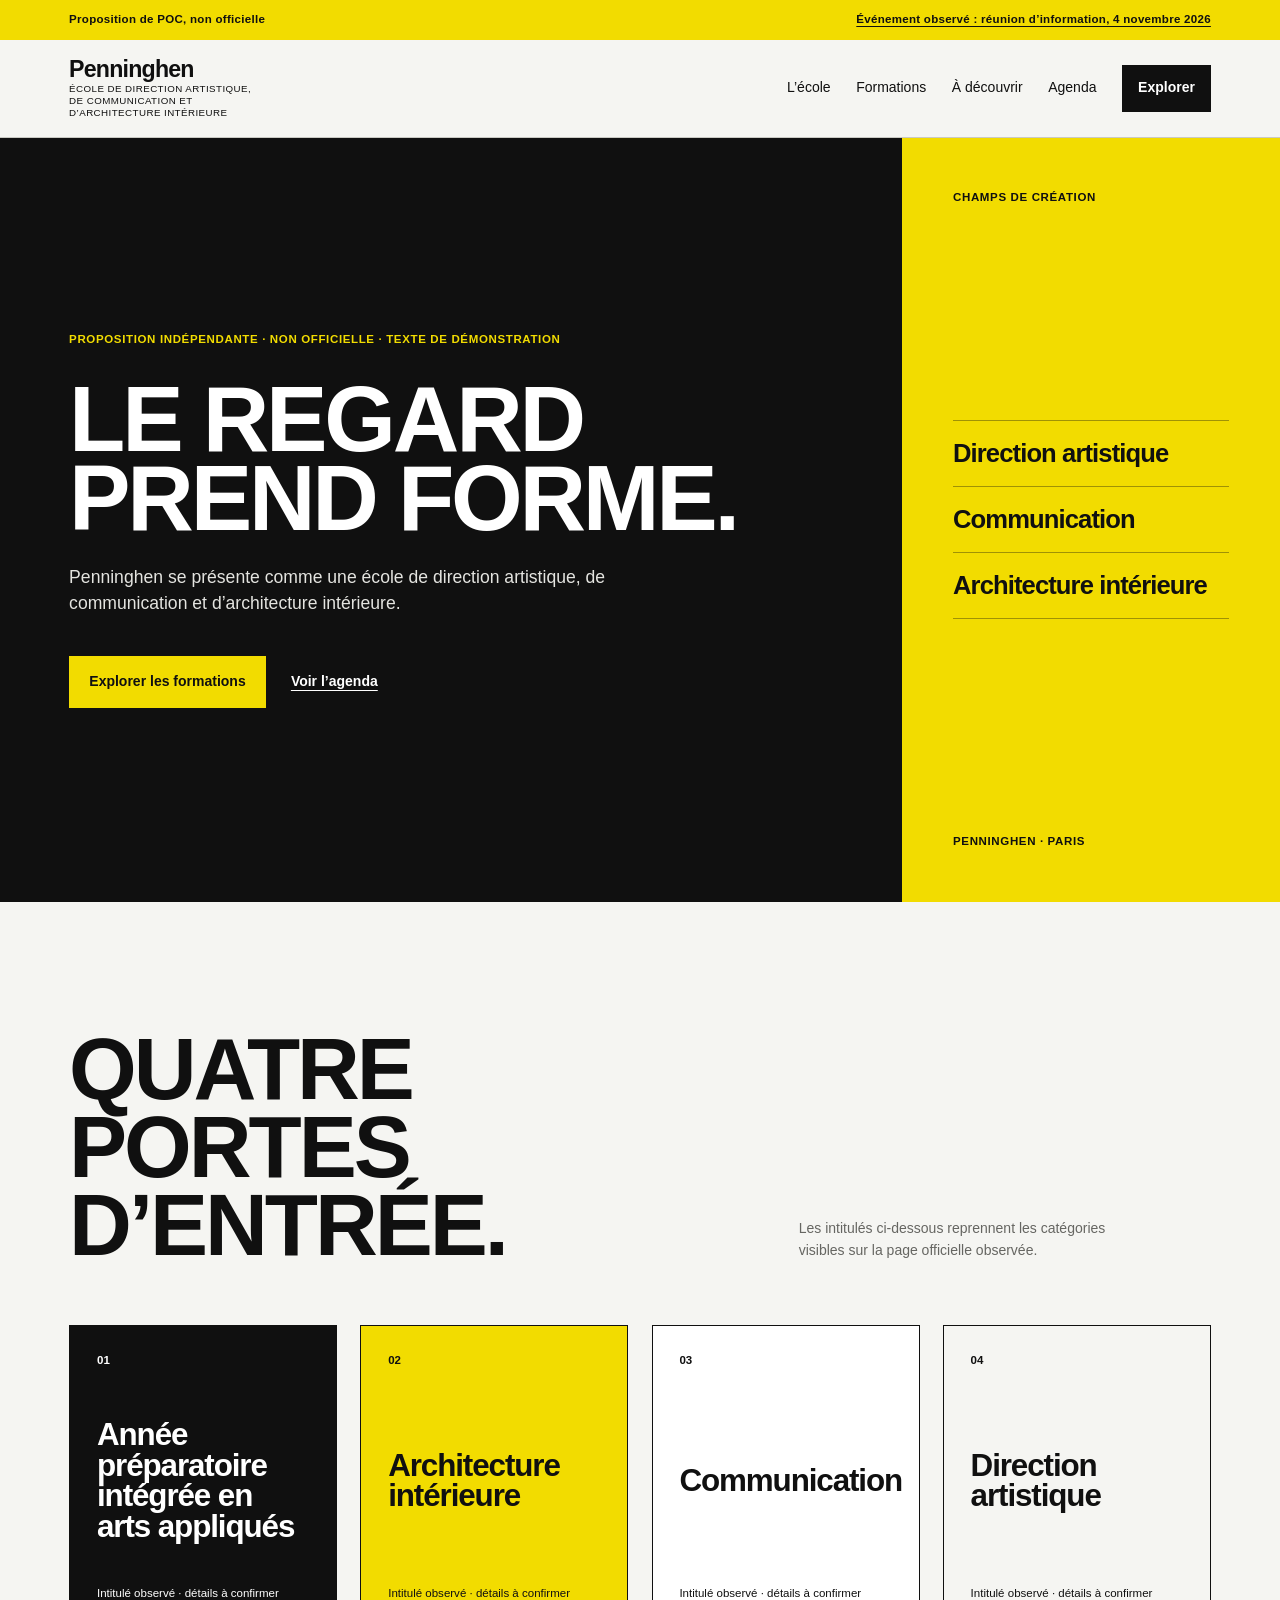
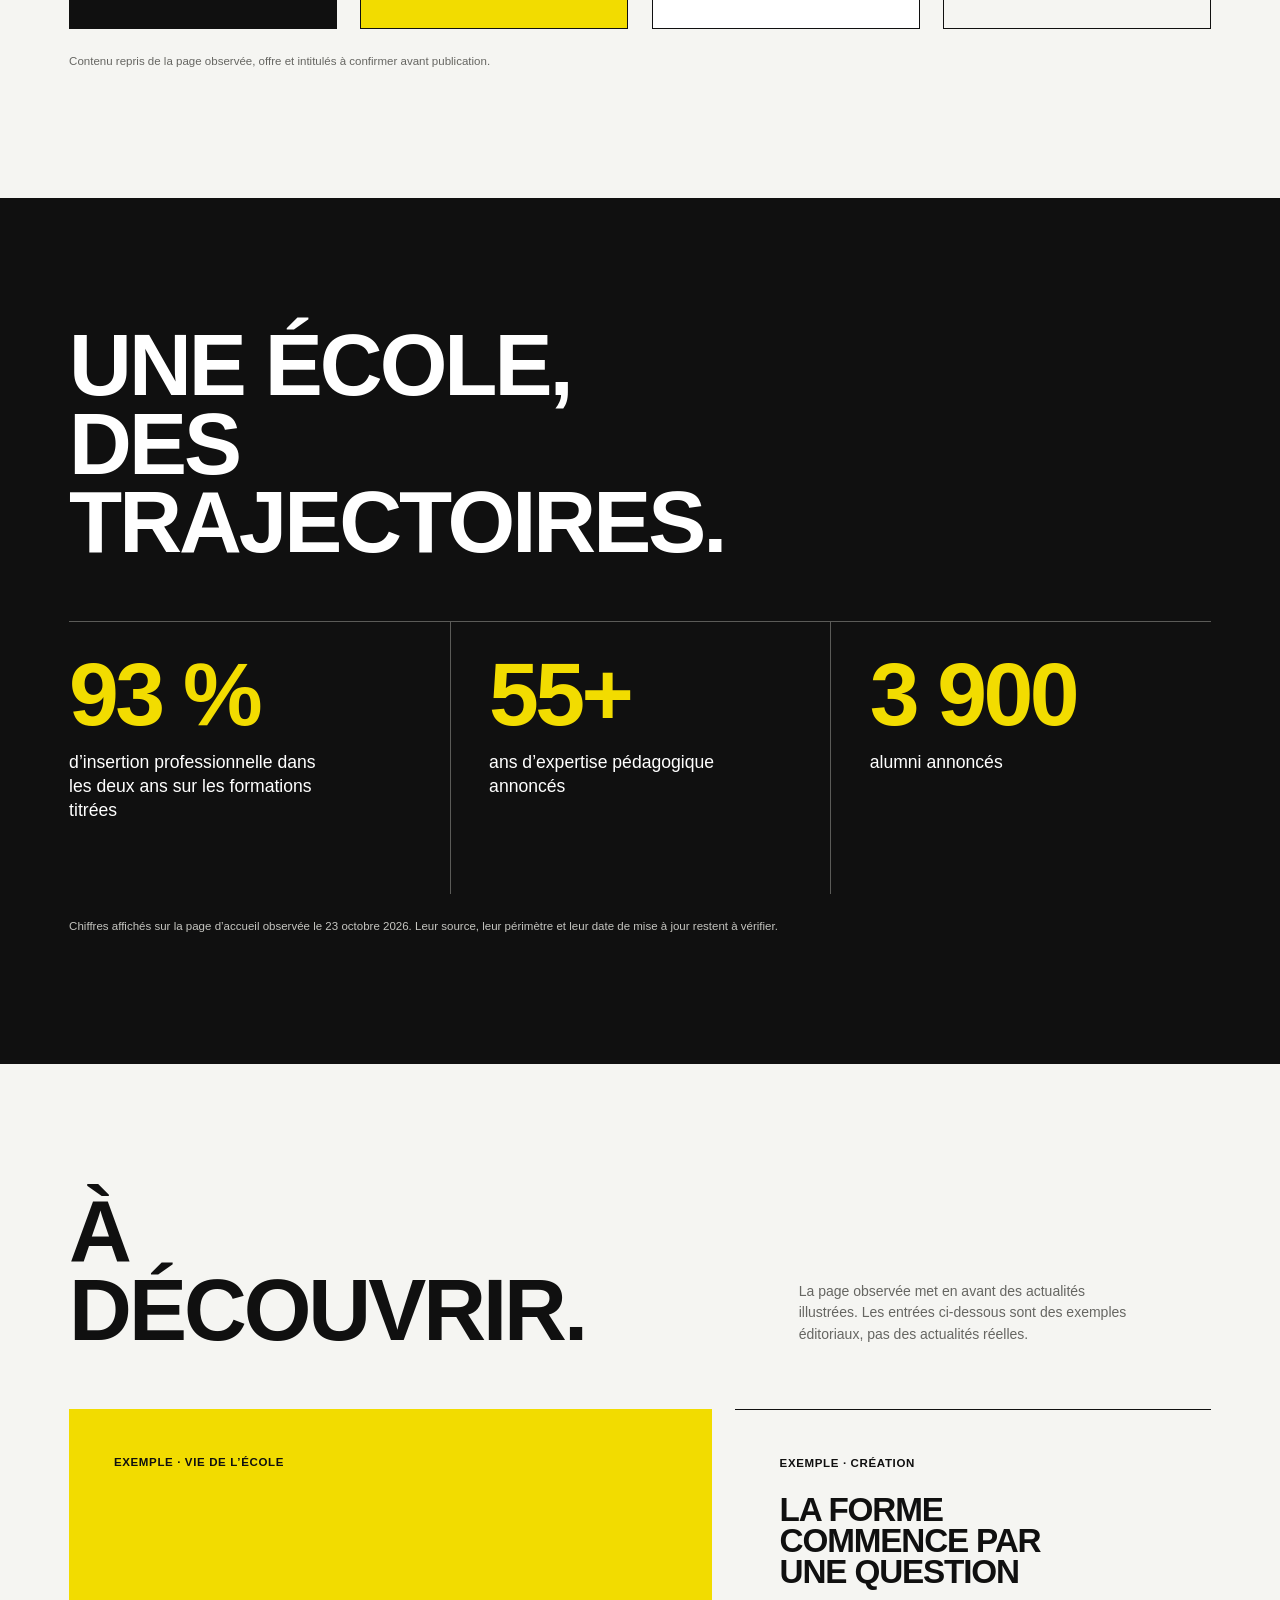
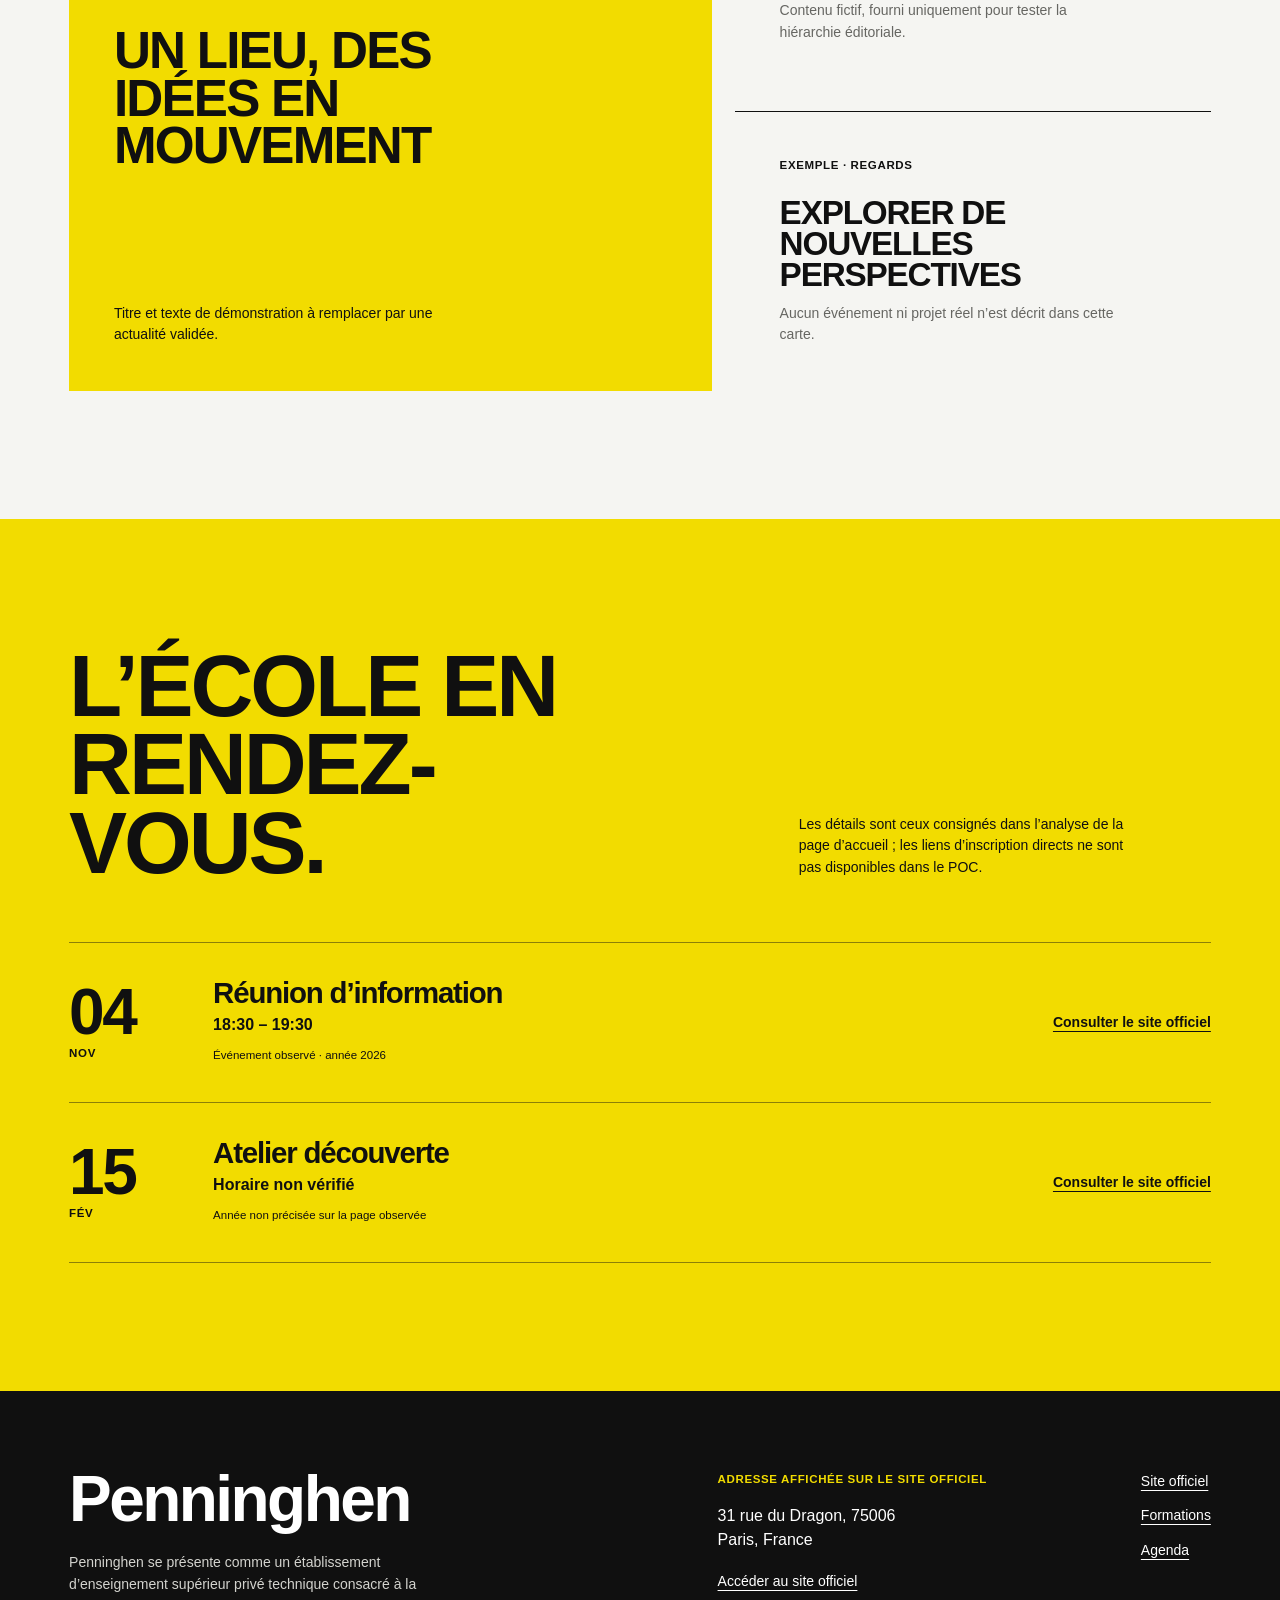
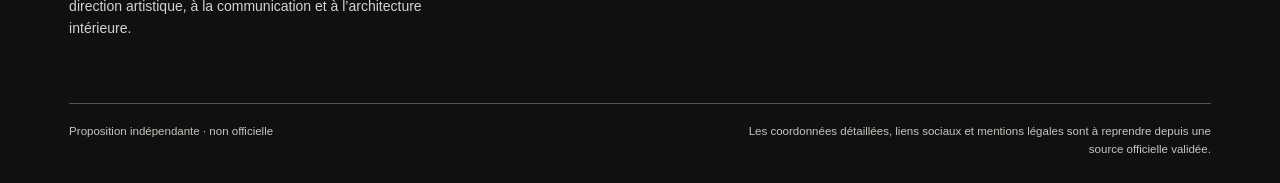
<file: demos/penninghen/v1/index.html>
<!doctype html>
<html lang="fr" data-brand="penninghen">
  <head>
    <meta charset="utf-8" />
    <meta name="viewport" content="width=device-width, initial-scale=1" />
    <meta name="theme-color" content="#f5f5f2" />
    <meta name="description" content="Proposition indépendante de page d’accueil pour le POC multi-marques Penninghen." />
    <title>Penninghen — proposition éditoriale indépendante</title>
    <link rel="stylesheet" href="./src/styles/tokens.css" />
    <link rel="stylesheet" href="./brands/penninghen/theme.css" />
    <link rel="stylesheet" href="./src/styles/base.css" />
    <script type="module" src="./src/main.js"></script>
  </head>
  <body>
    <div id="app"></div>
  </body>
</html>
</file>
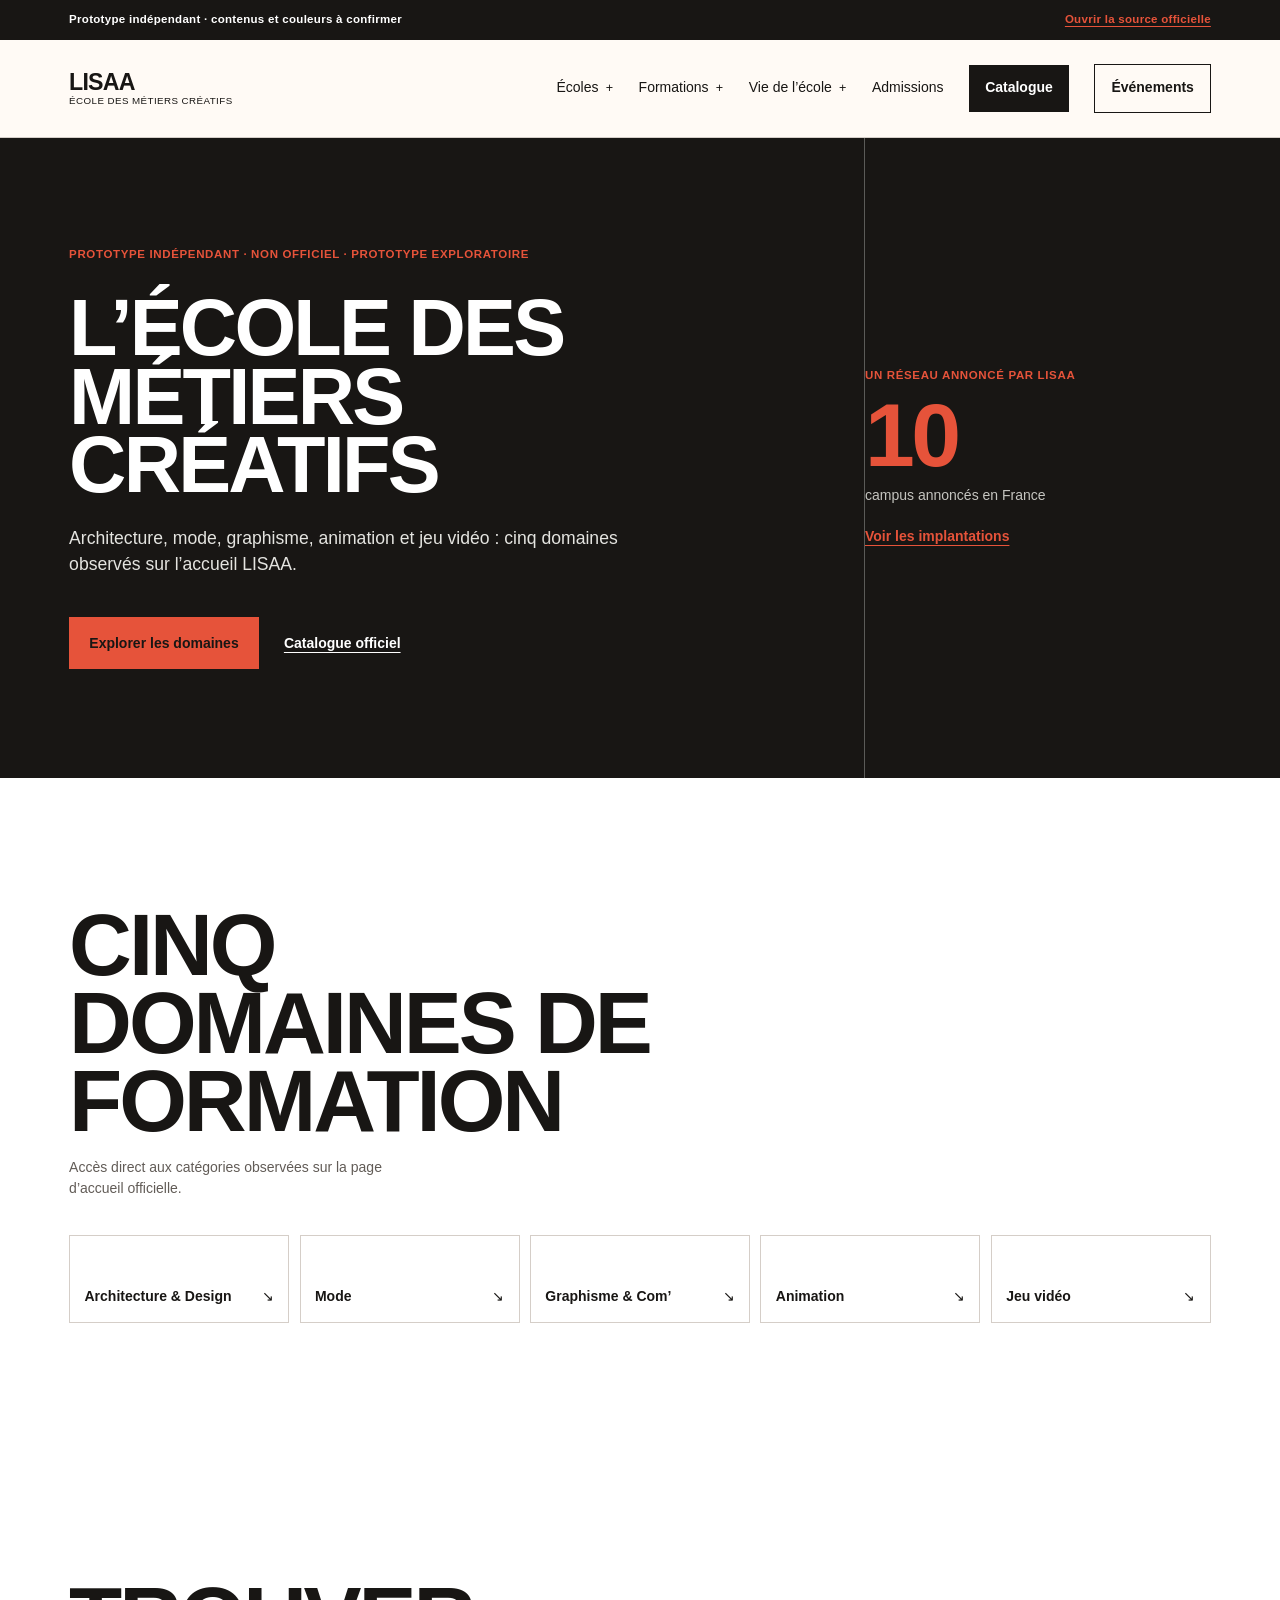
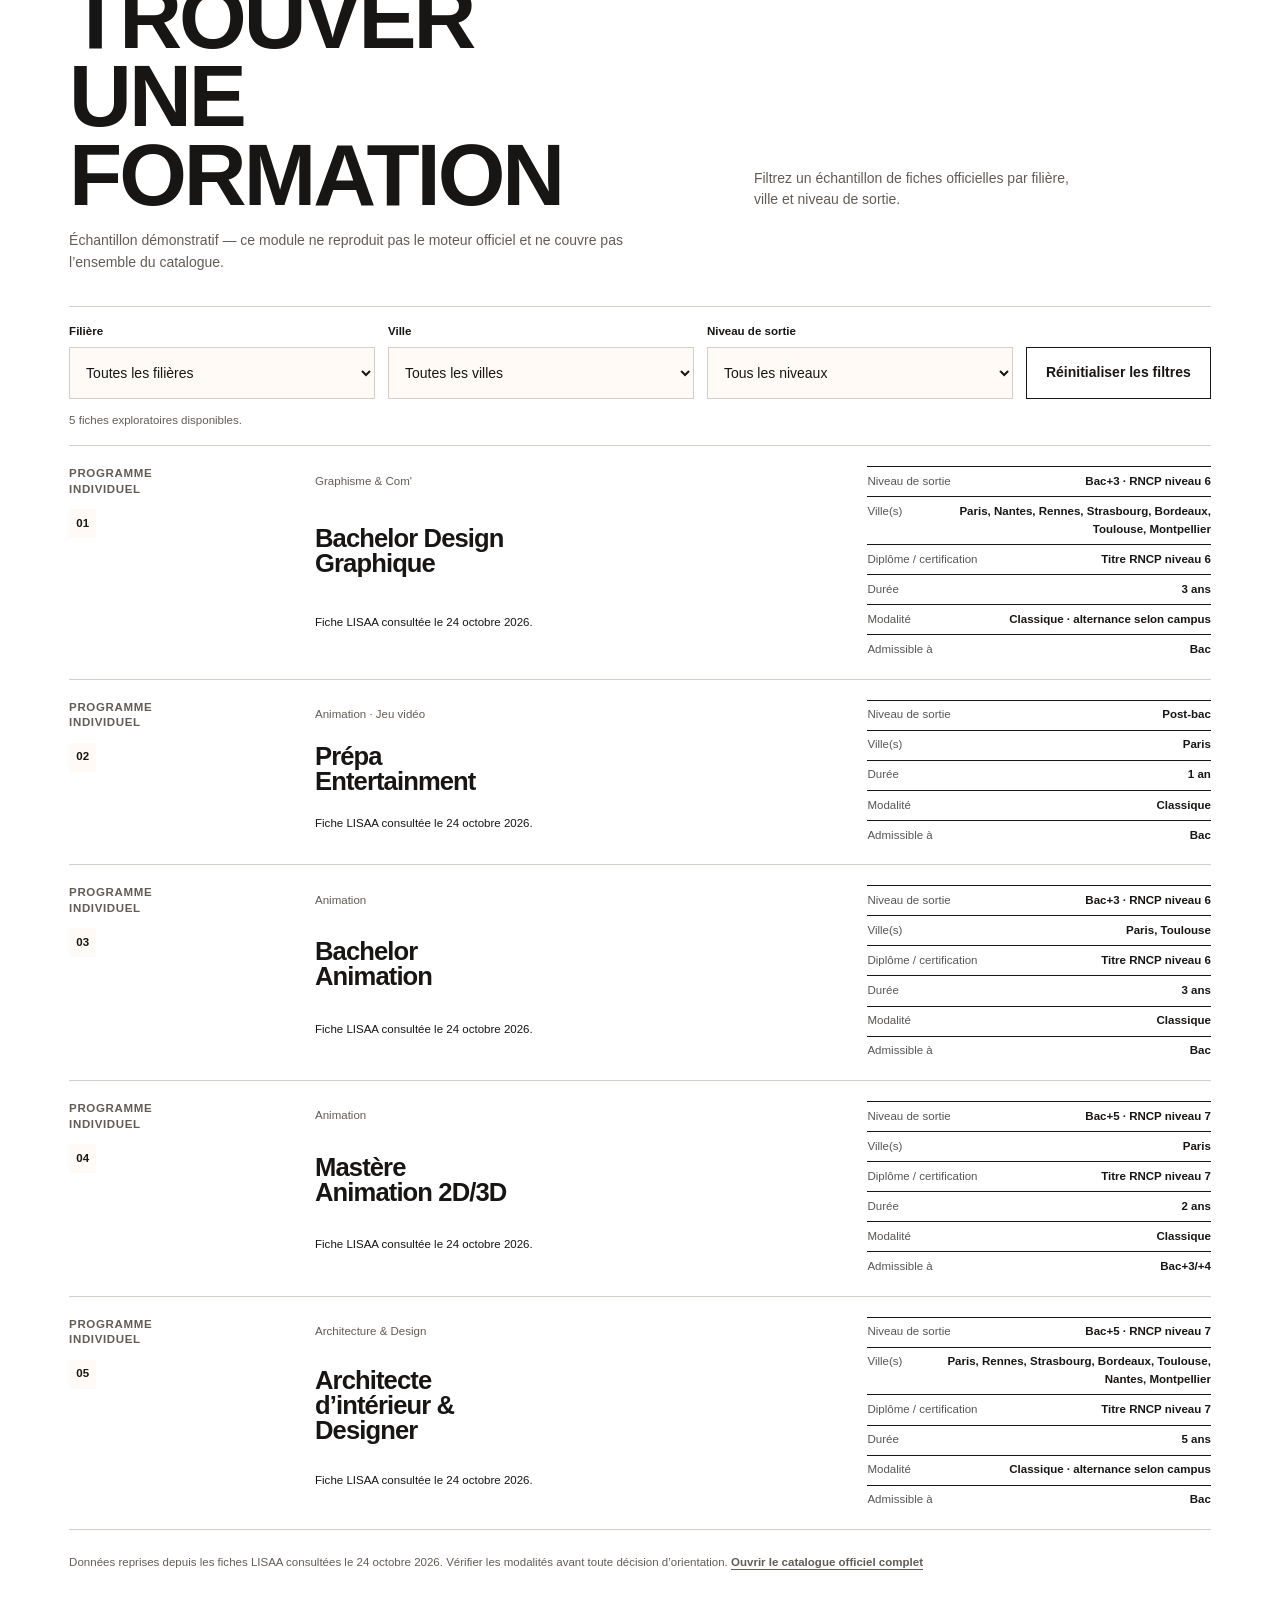
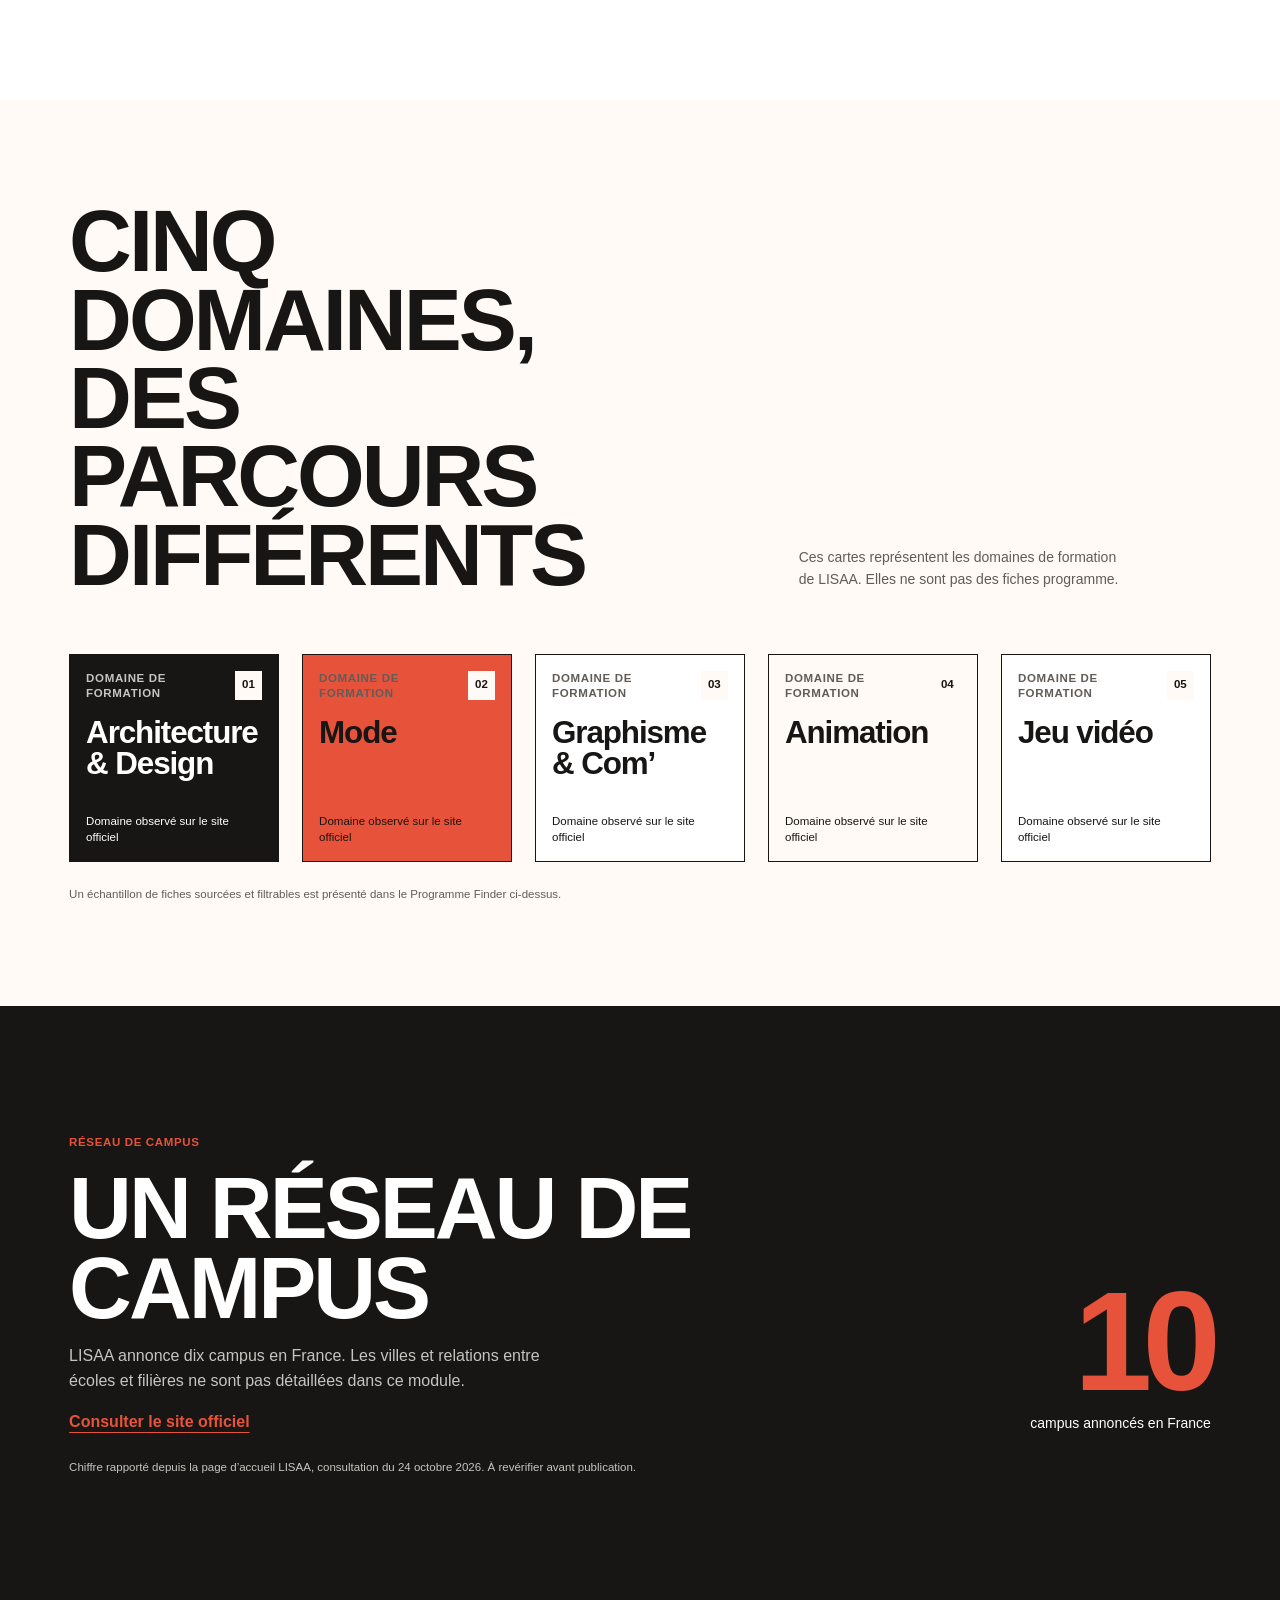
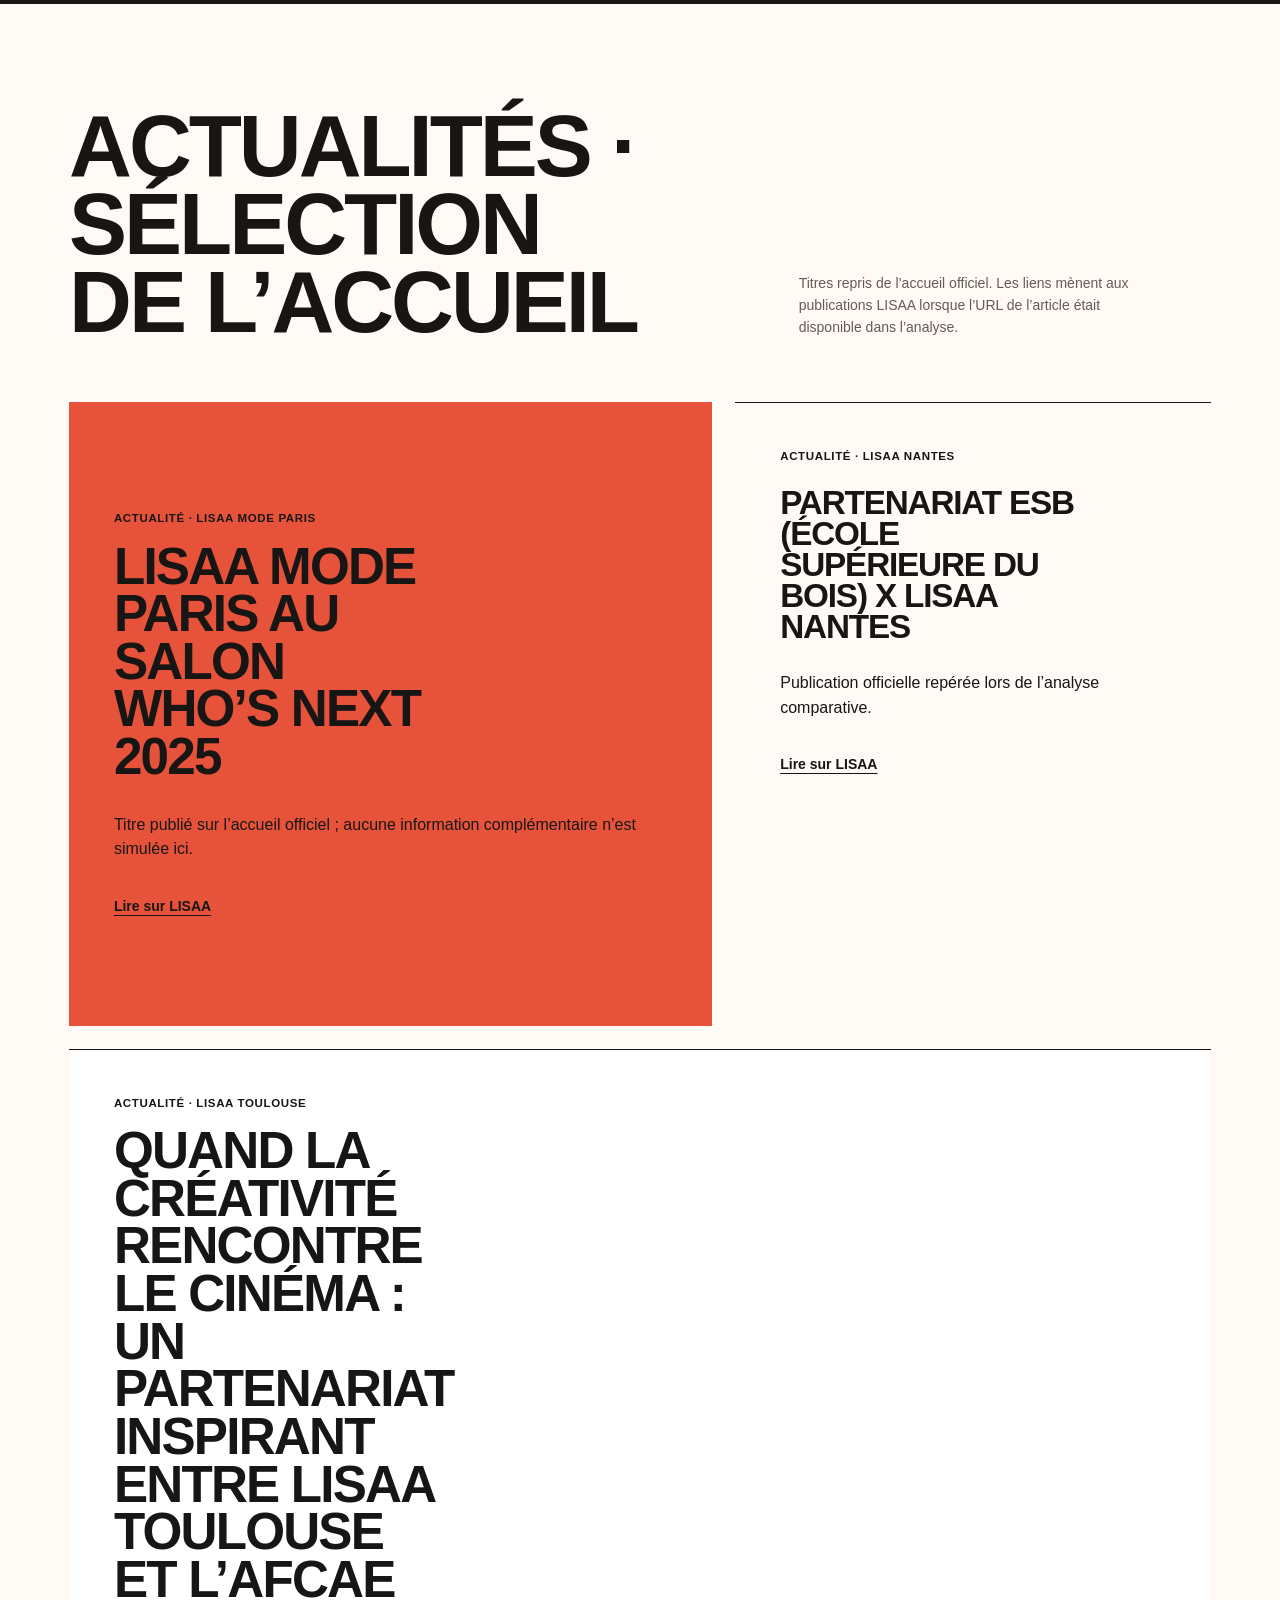
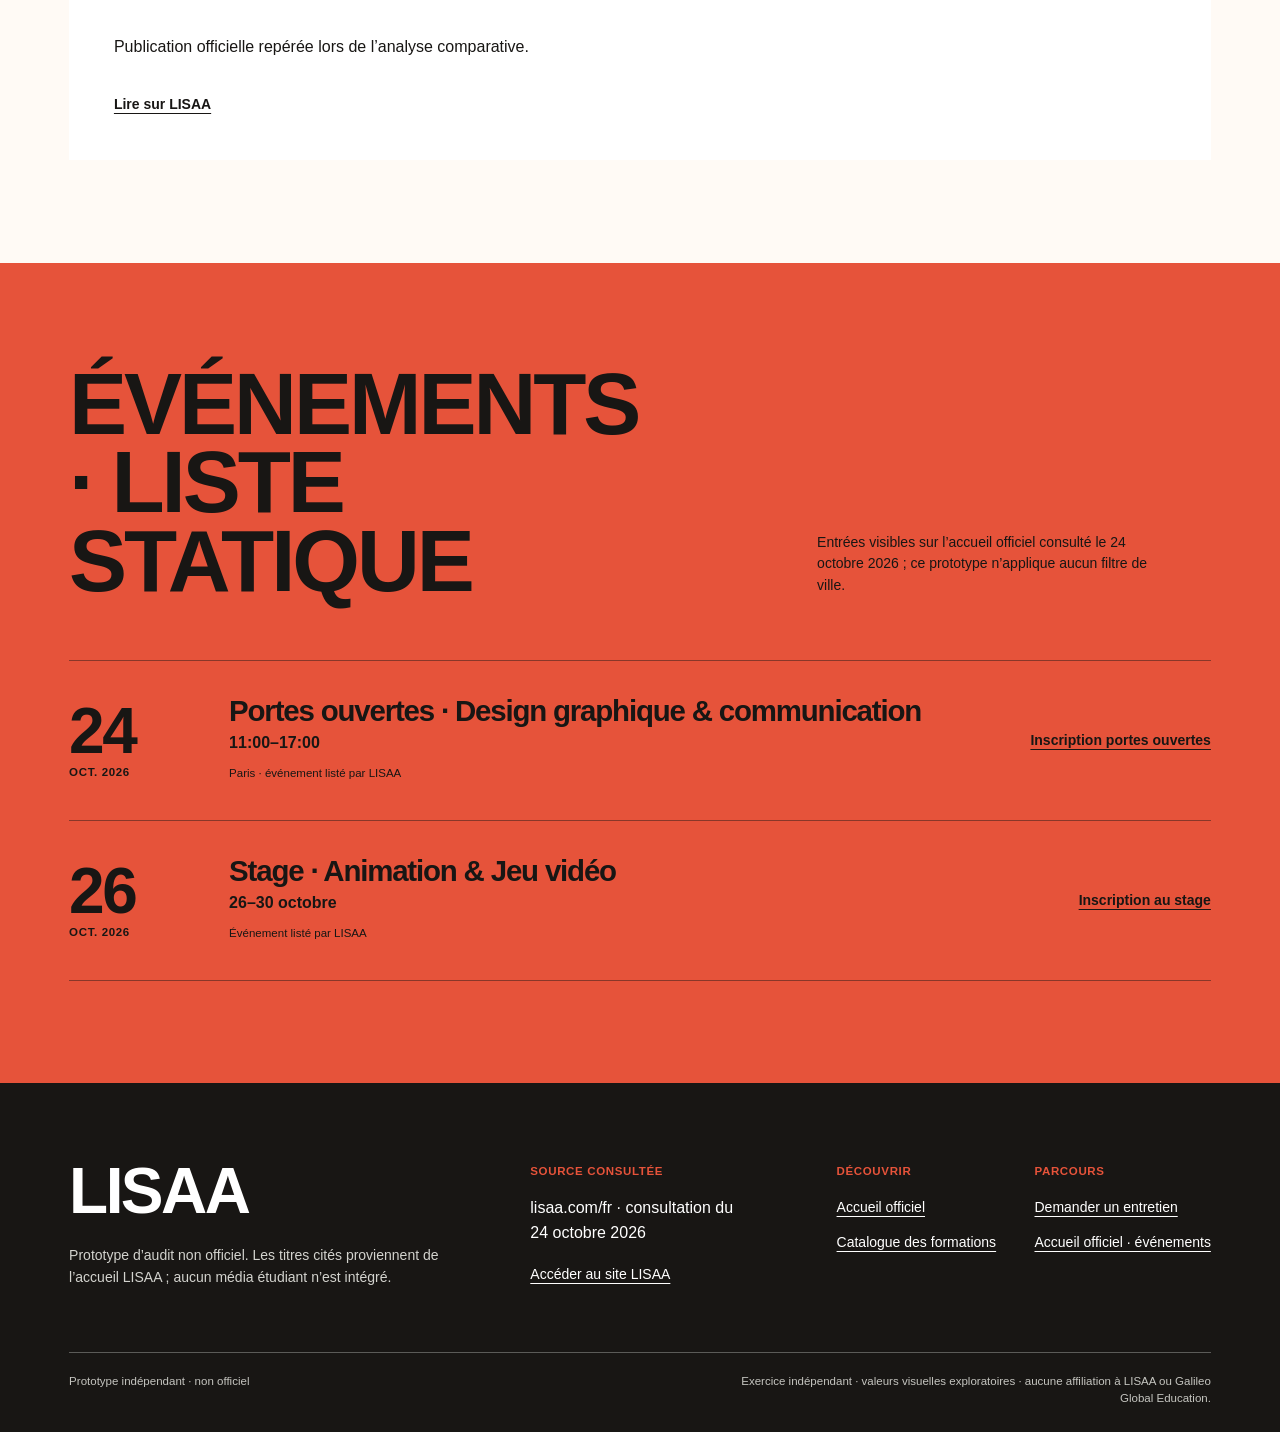
<file: demos/sop-07-current/sites/lisaa/index.html>
<!doctype html>
<html lang="fr" data-brand="lisaa">
  <head>
    <meta charset="utf-8" />
    <meta name="viewport" content="width=device-width, initial-scale=1" />
    <meta name="theme-color" content="#fffaf5" />
    <meta name="description" content="Prototype indépendant LISAA assemblé par le système partagé." />
    <title>LISAA | Prototype indépendant</title>
    <link rel="stylesheet" href="../../src/styles/tokens.css?v=sop-07-stepb" />
    <link rel="stylesheet" data-brand-theme />
    <link rel="stylesheet" href="../../src/styles/base.css?v=sop-07-closure2" />
    <script type="module" src="../../src/main.js?v=sop-07-closure2"></script>
  </head>
  <body><div id="app"></div></body>
</html>
</file>
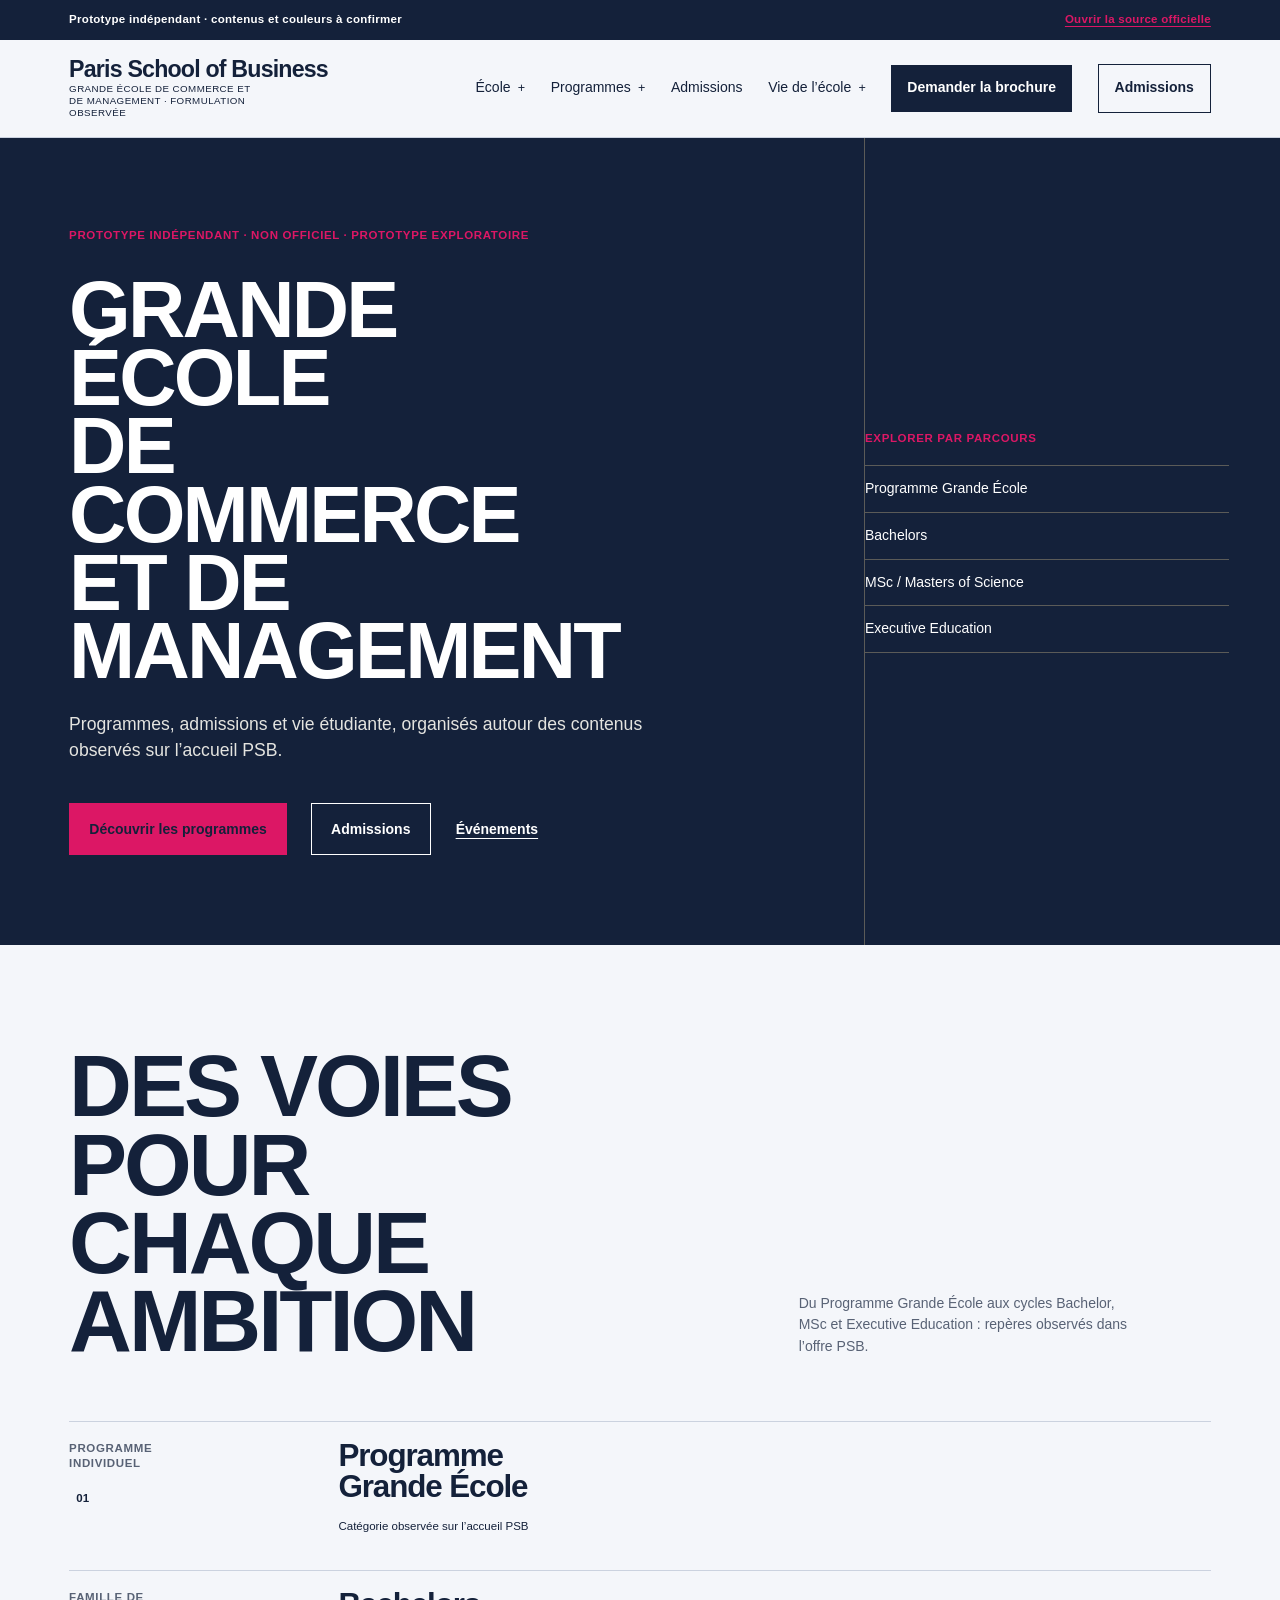
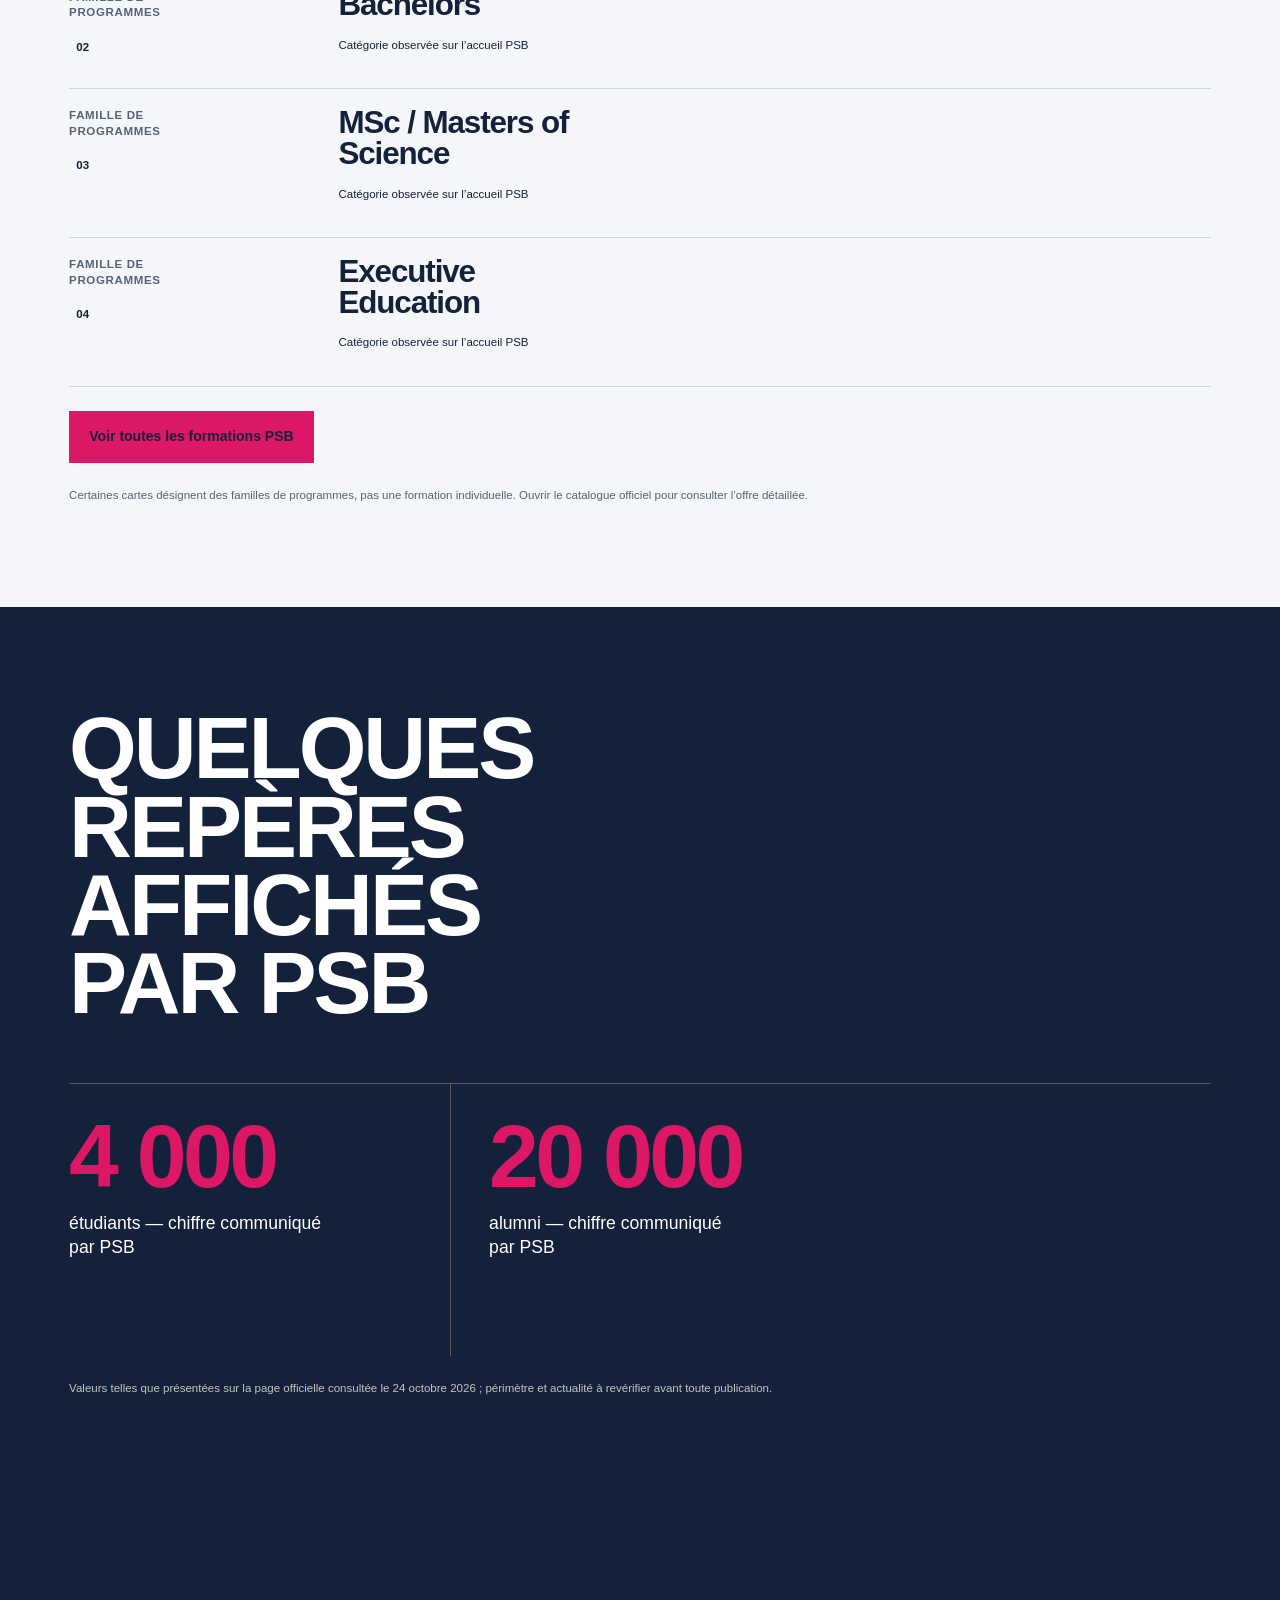
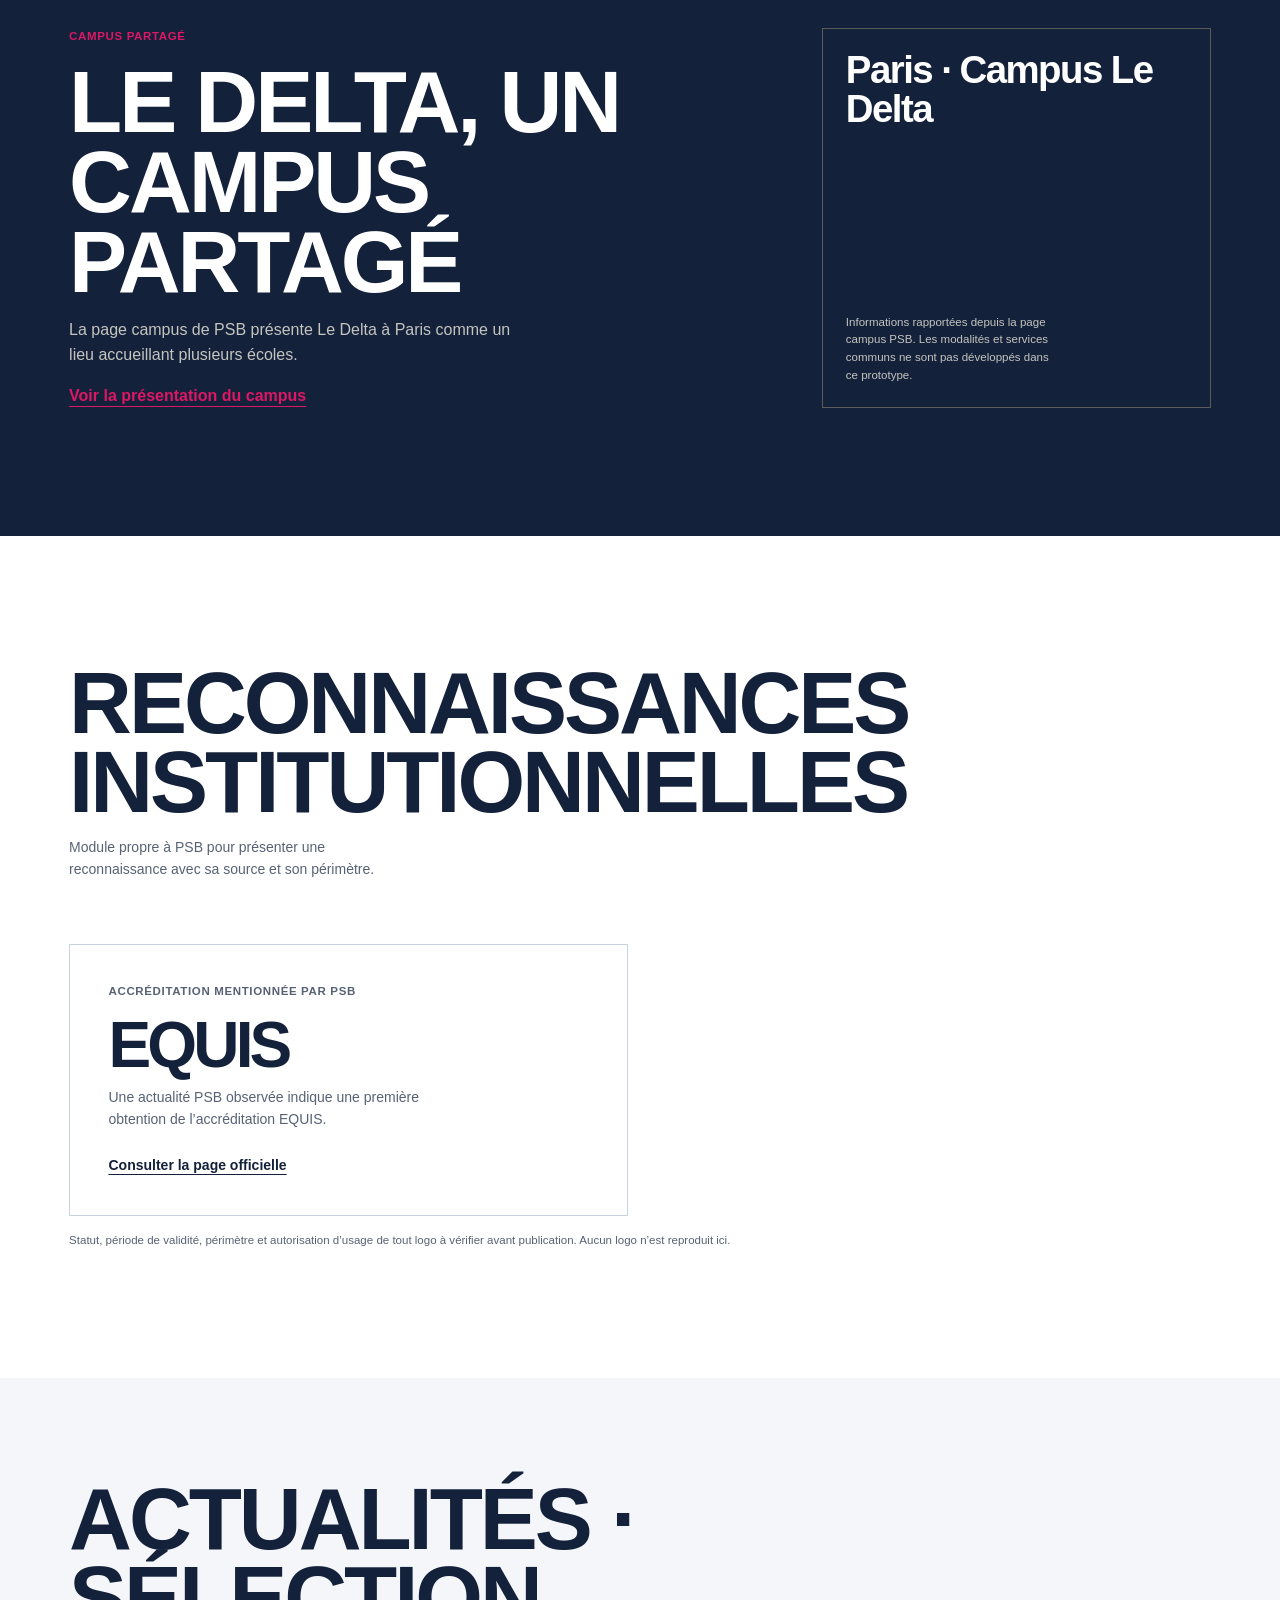
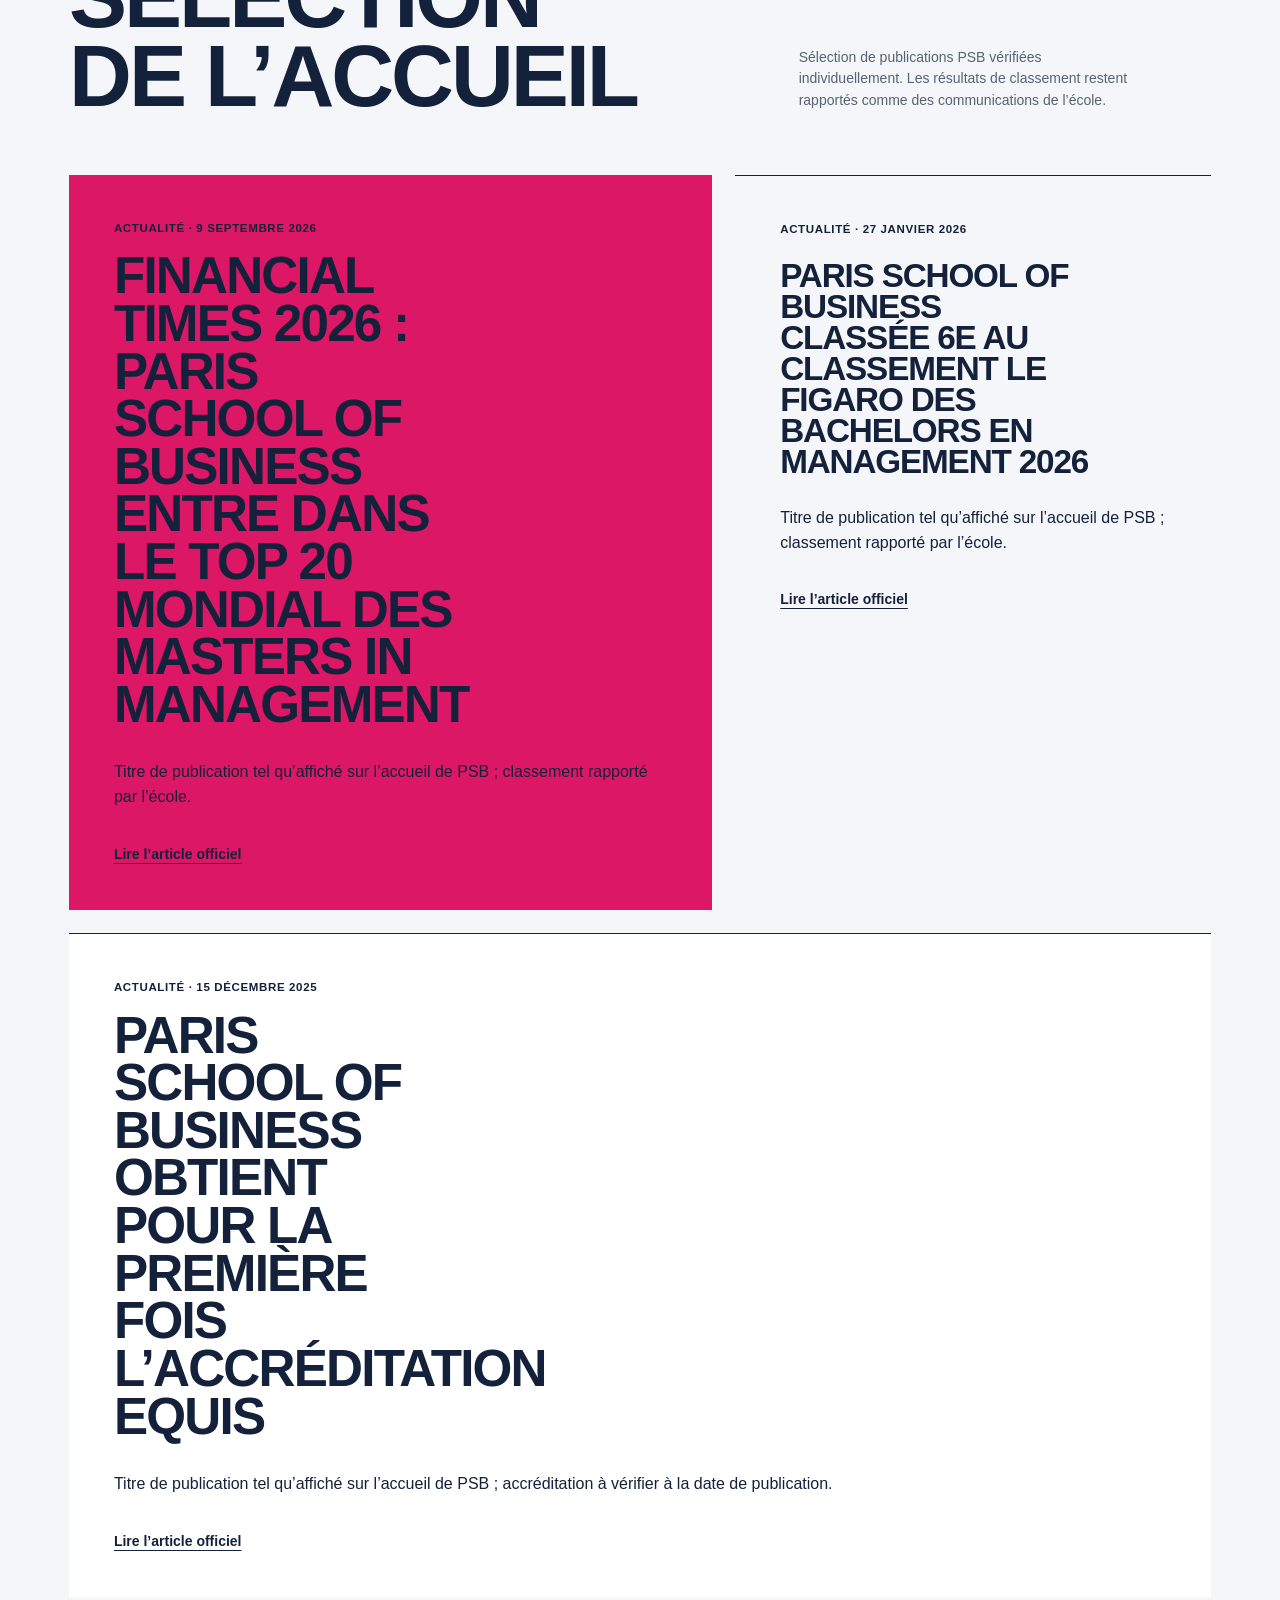
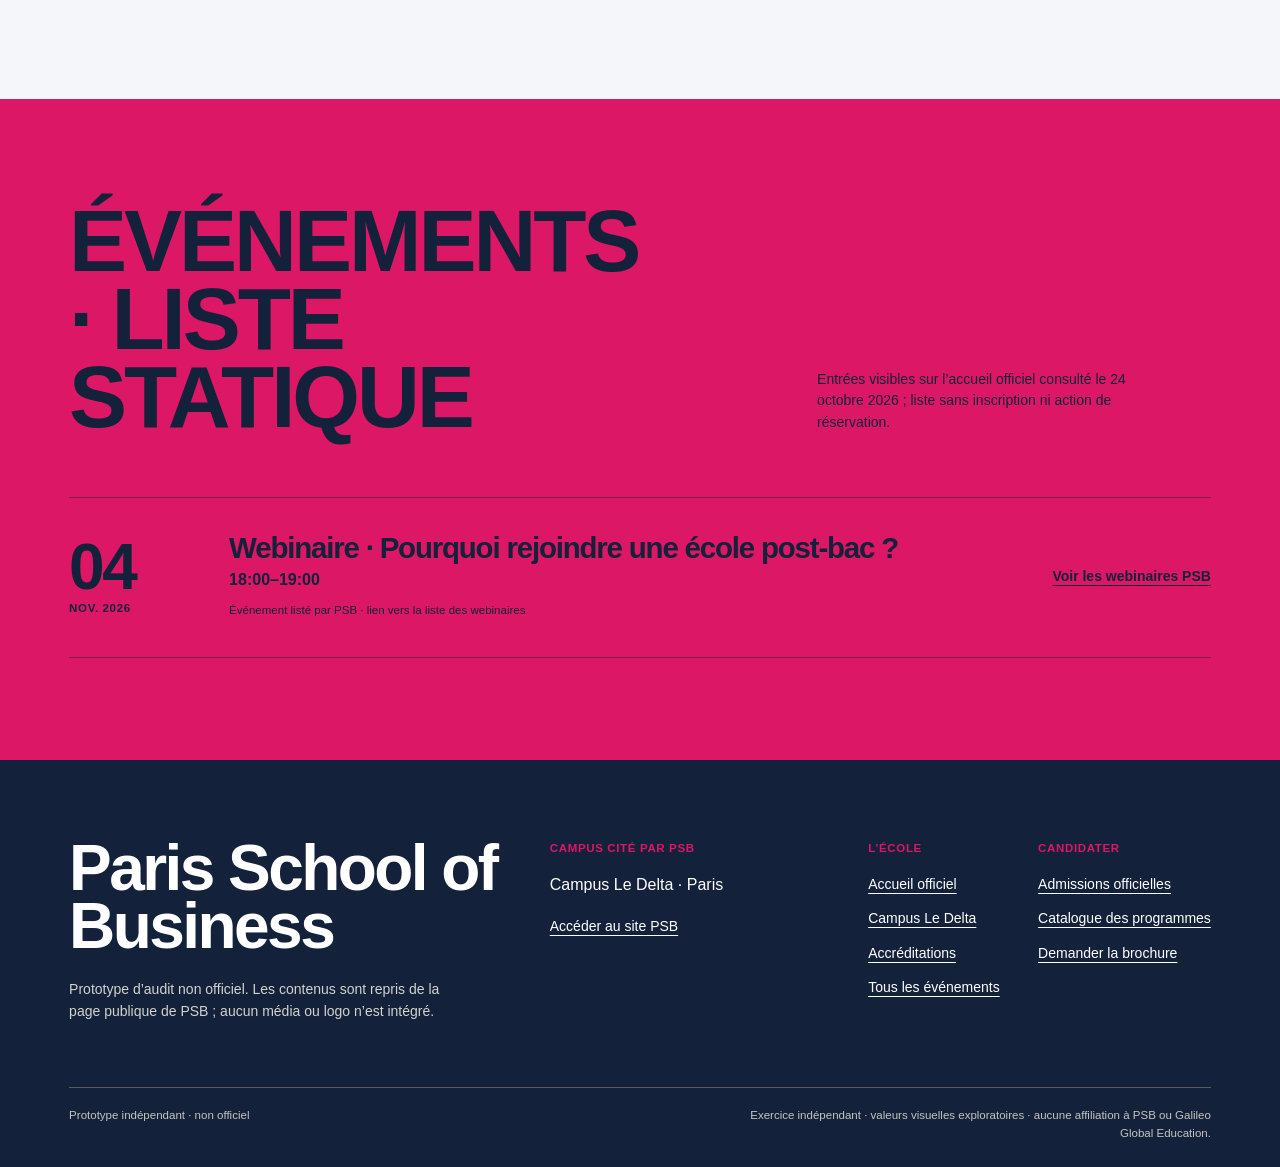
<file: demos/sop-07-current/sites/psb/index.html>
<!doctype html>
<html lang="fr" data-brand="psb">
  <head>
    <meta charset="utf-8" />
    <meta name="viewport" content="width=device-width, initial-scale=1" />
    <meta name="theme-color" content="#f4f6fa" />
    <meta name="description" content="Prototype indépendant PSB assemblé par le système partagé." />
    <title>PSB | Prototype indépendant</title>
    <link rel="stylesheet" href="../../src/styles/tokens.css?v=sop-07-stepb" />
    <link rel="stylesheet" data-brand-theme />
    <link rel="stylesheet" href="../../src/styles/base.css?v=sop-07-closure2" />
    <script type="module" src="../../src/main.js?v=sop-07-closure2"></script>
  </head>
  <body><div id="app"></div></body>
</html>
</file>
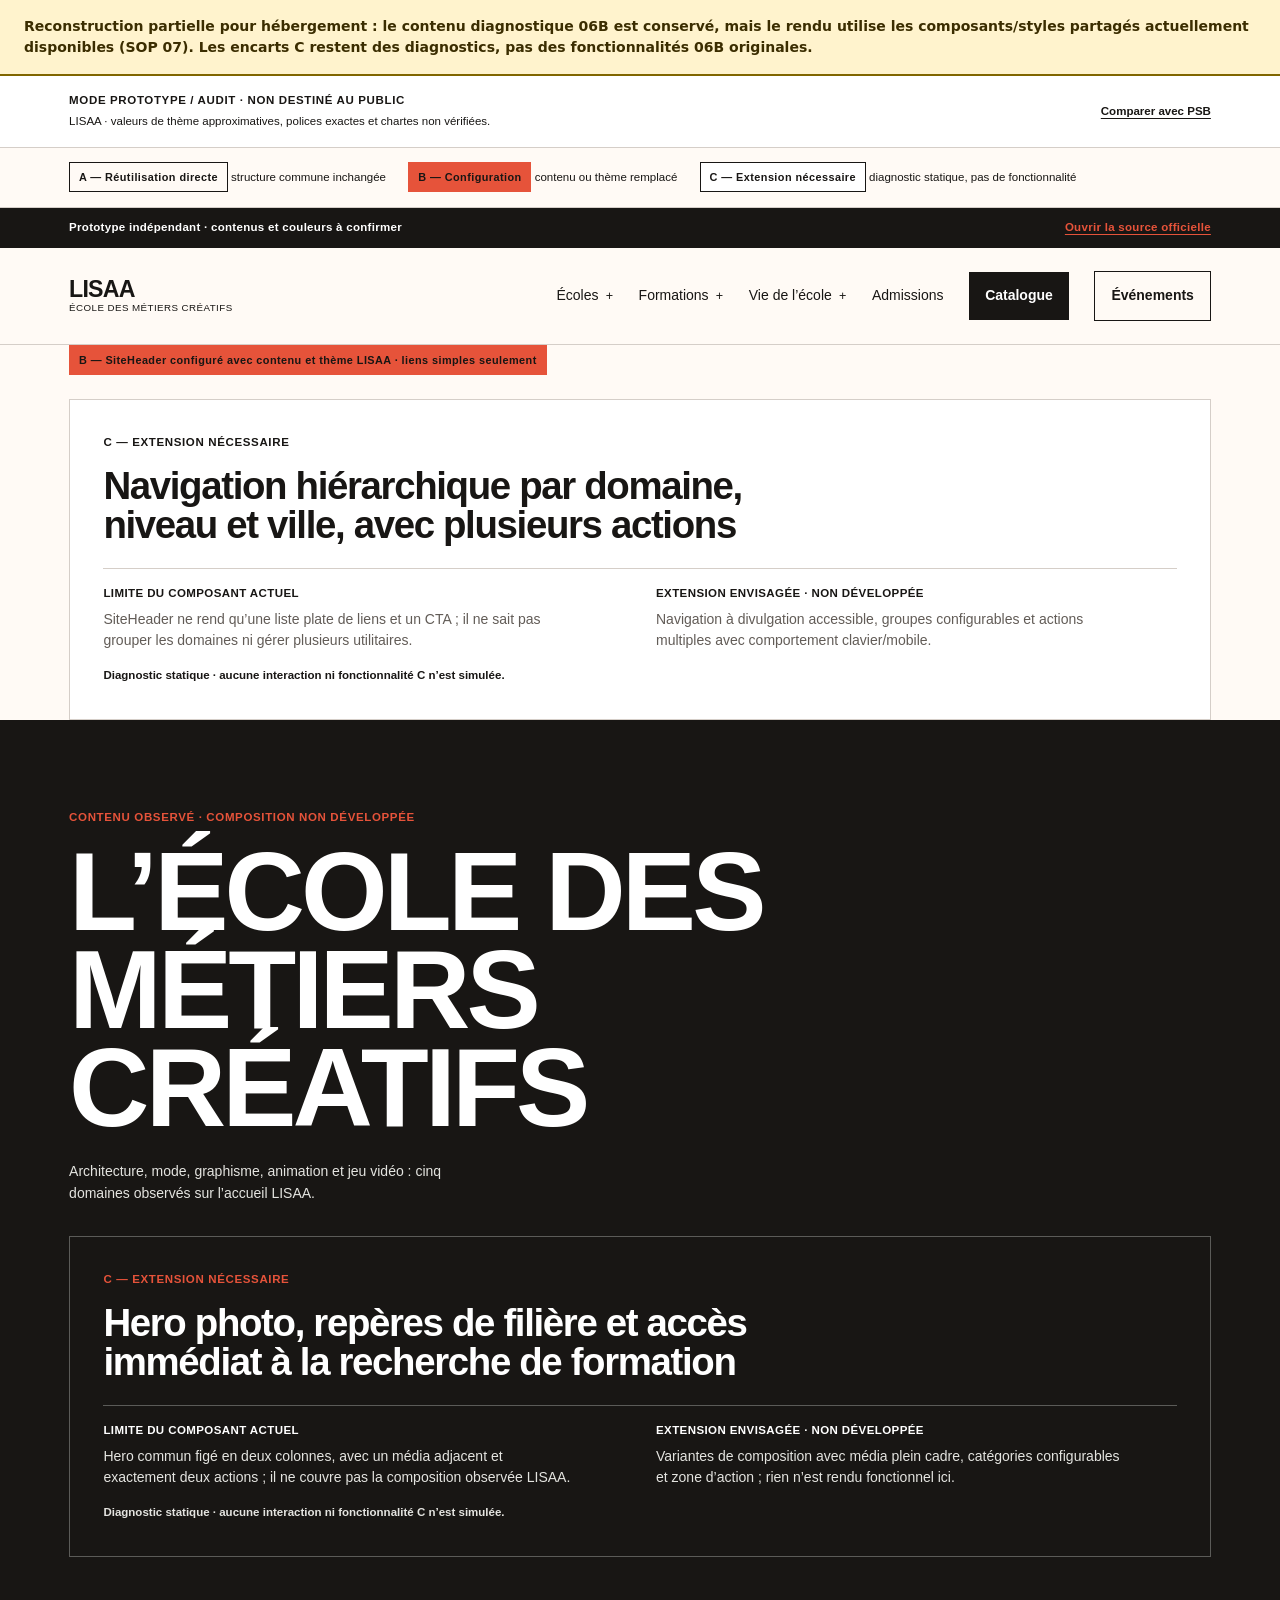
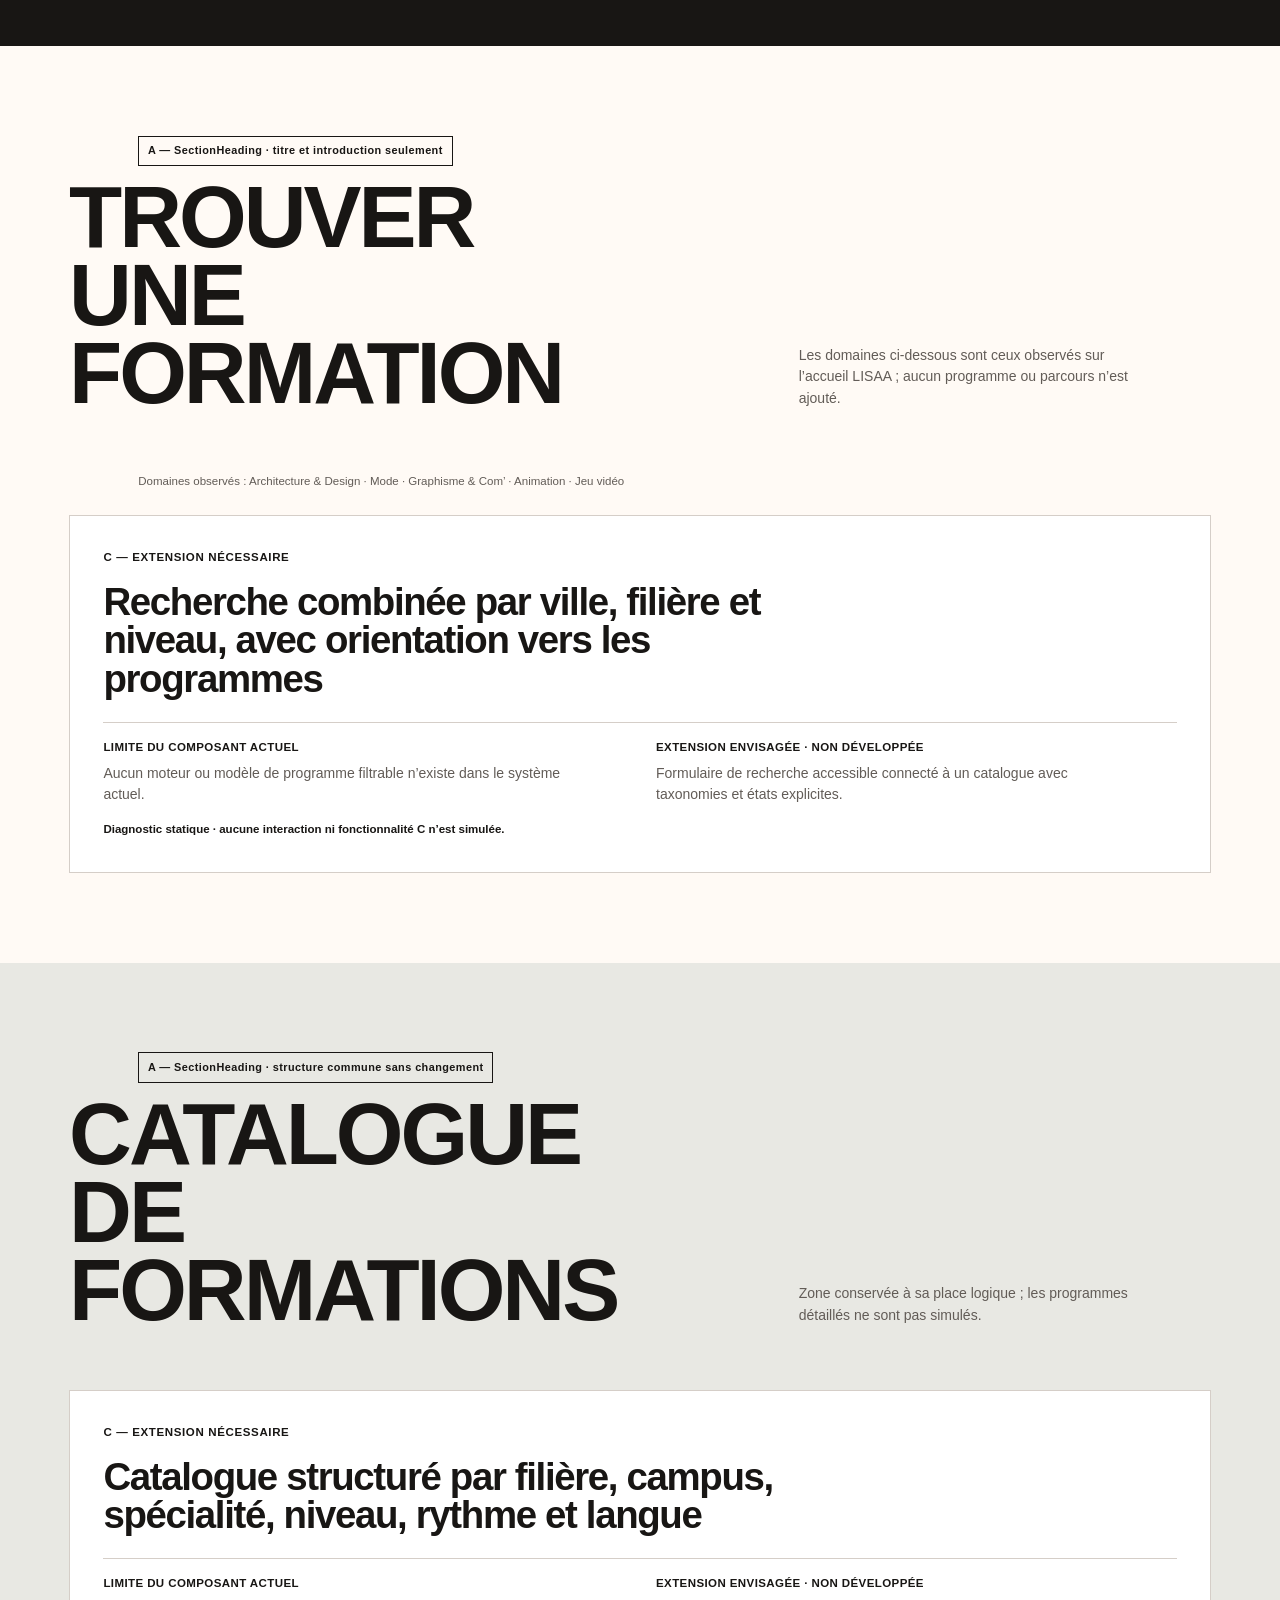
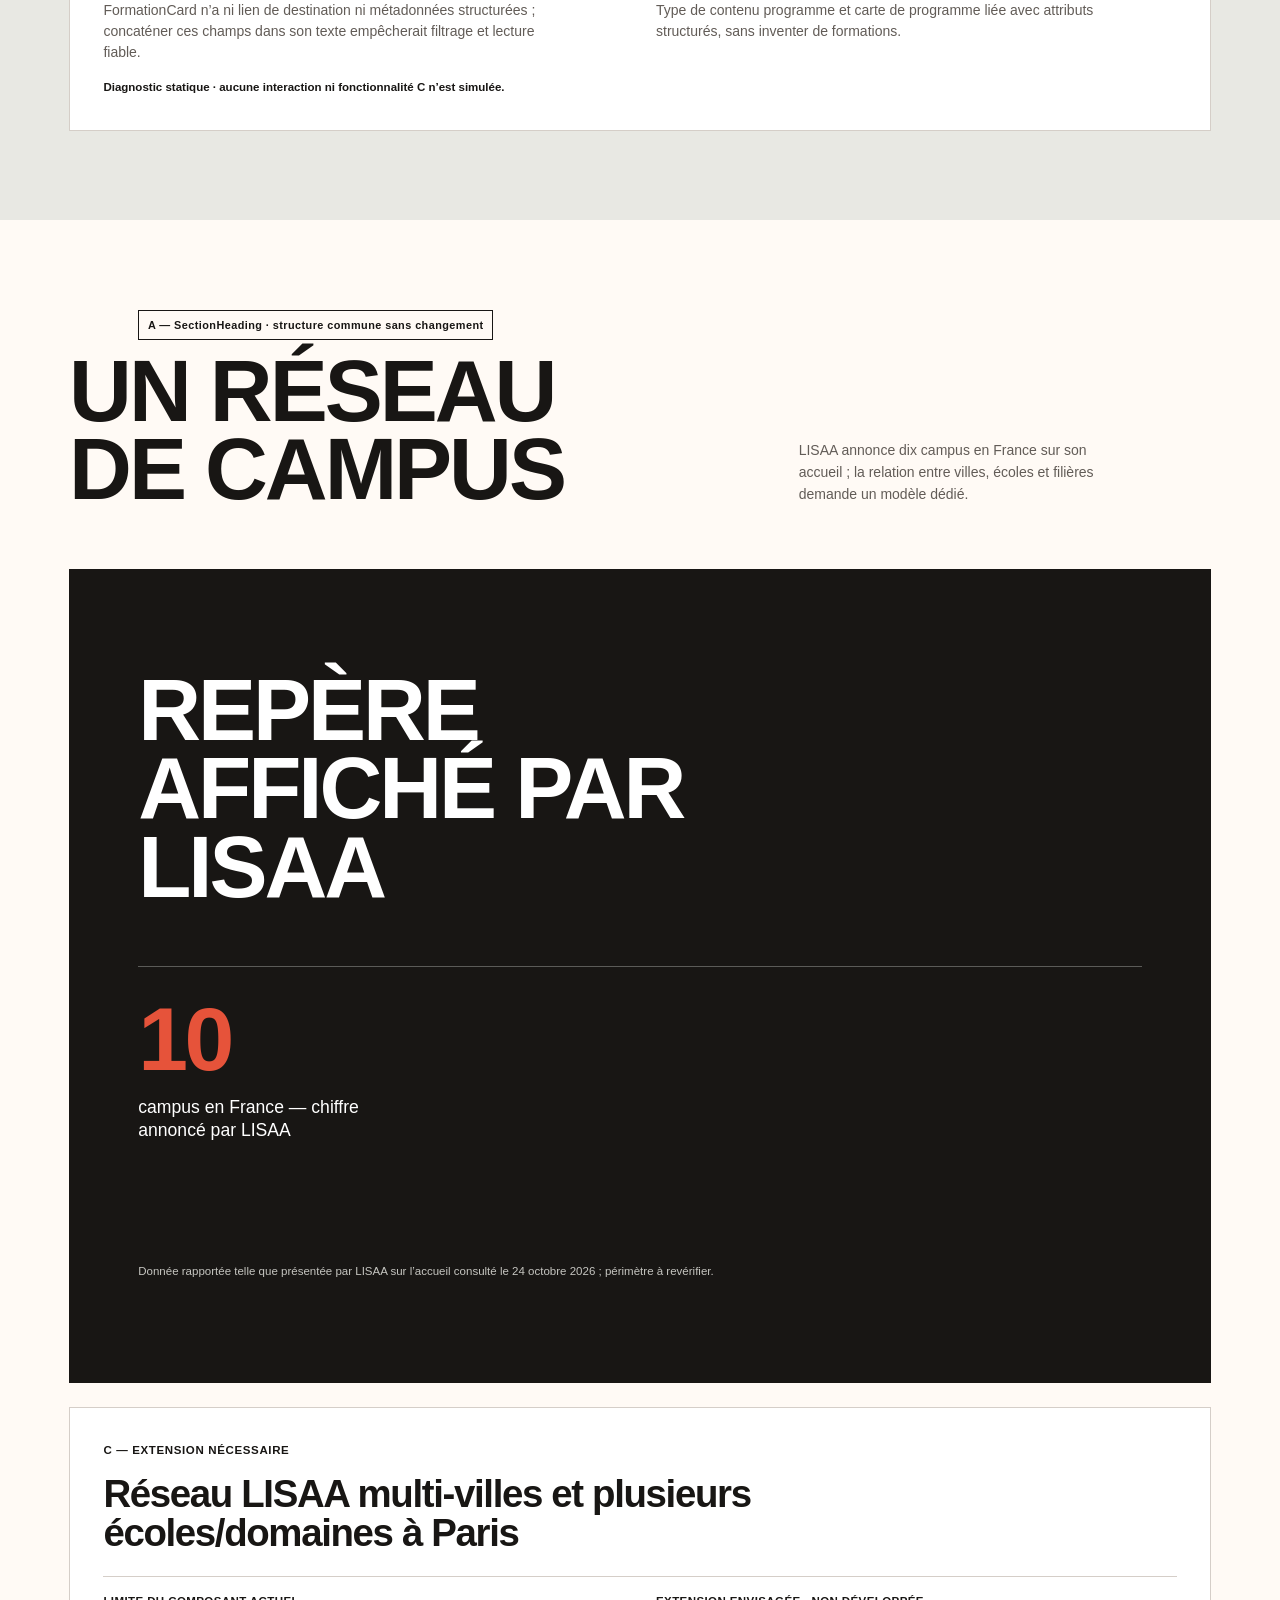
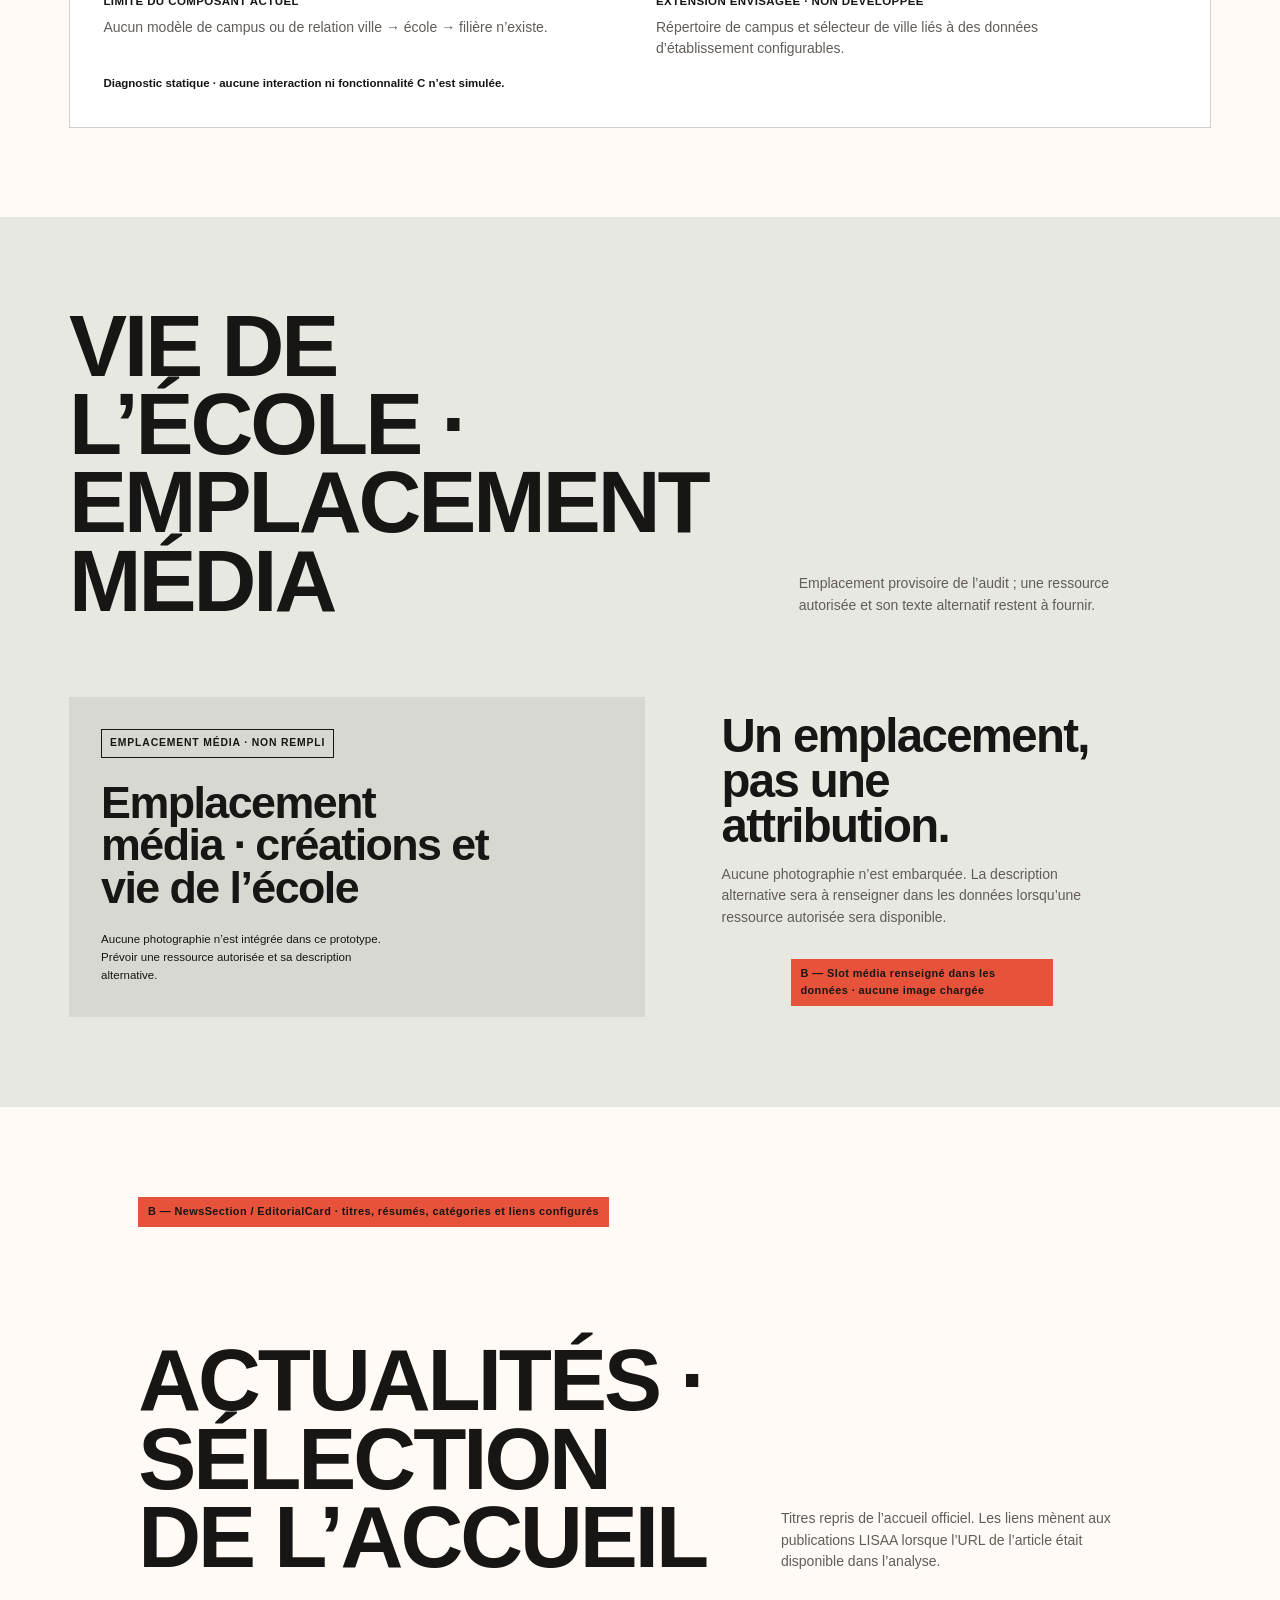
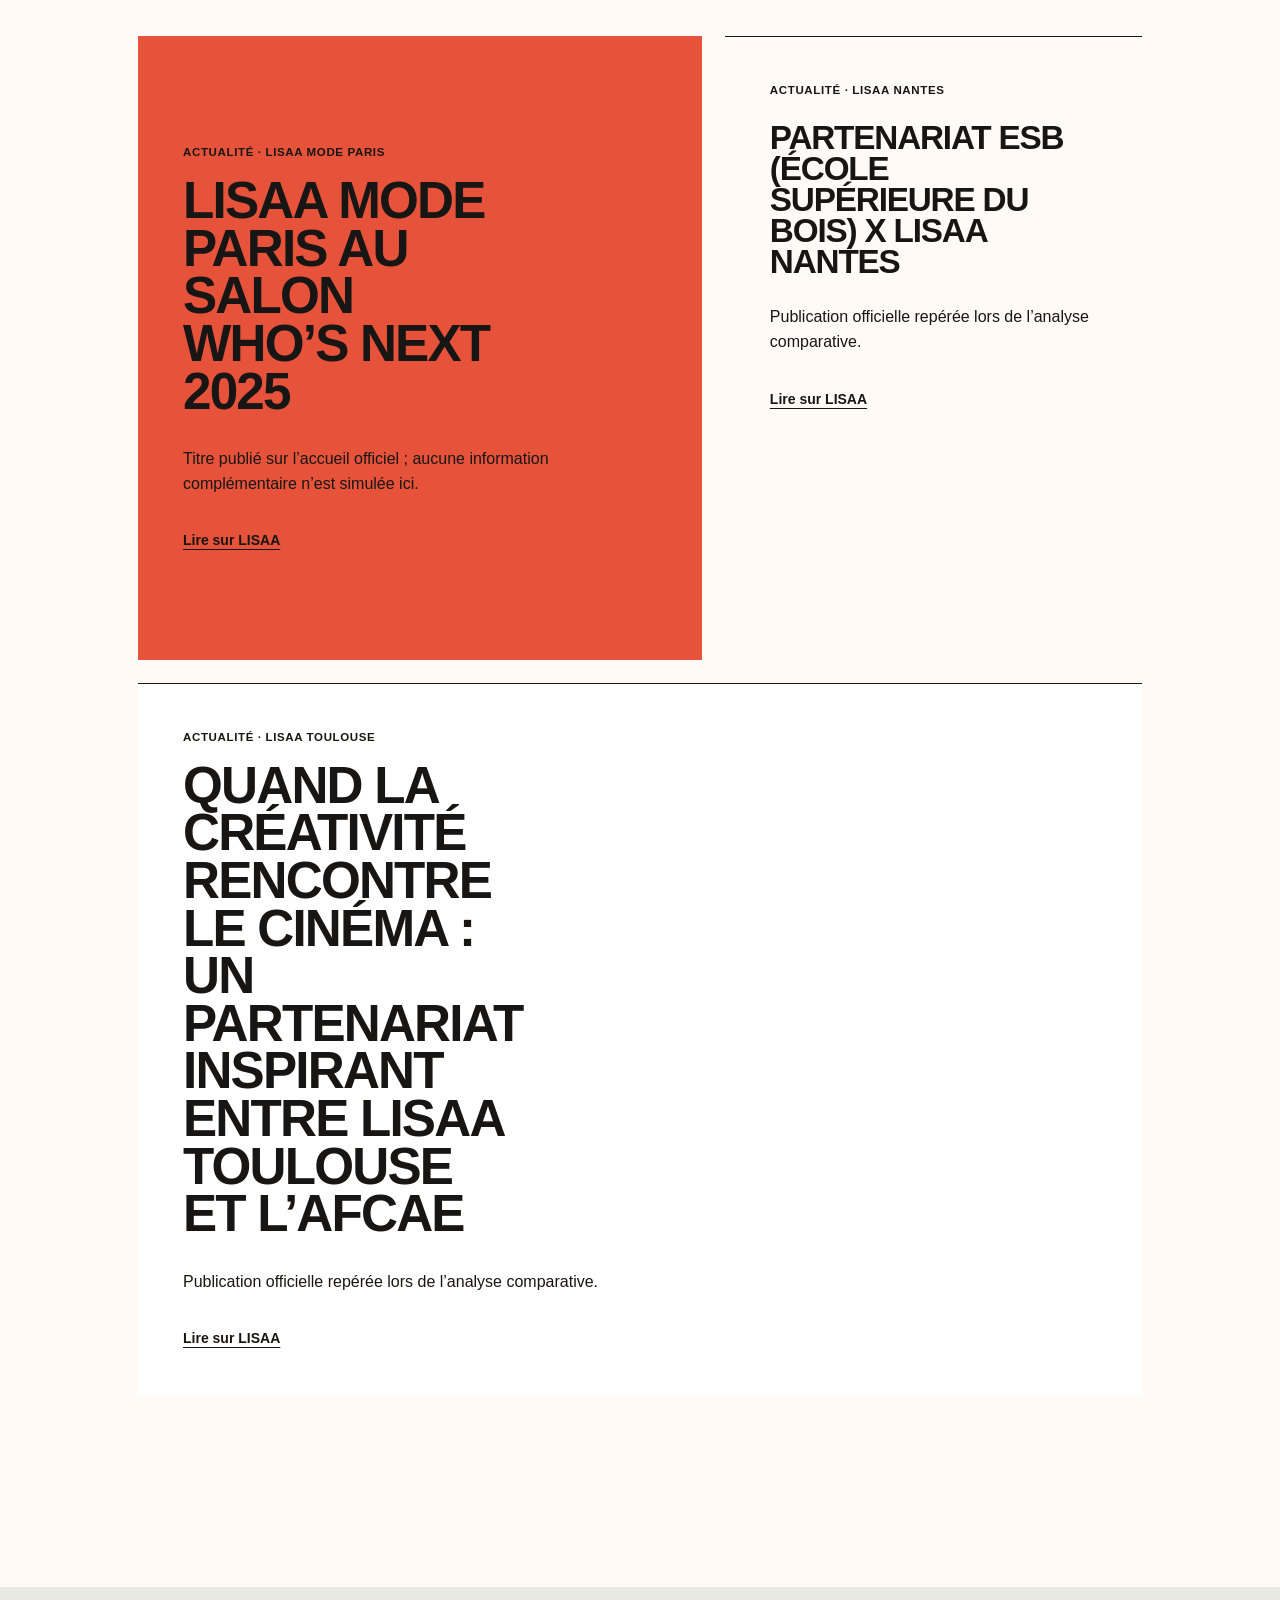
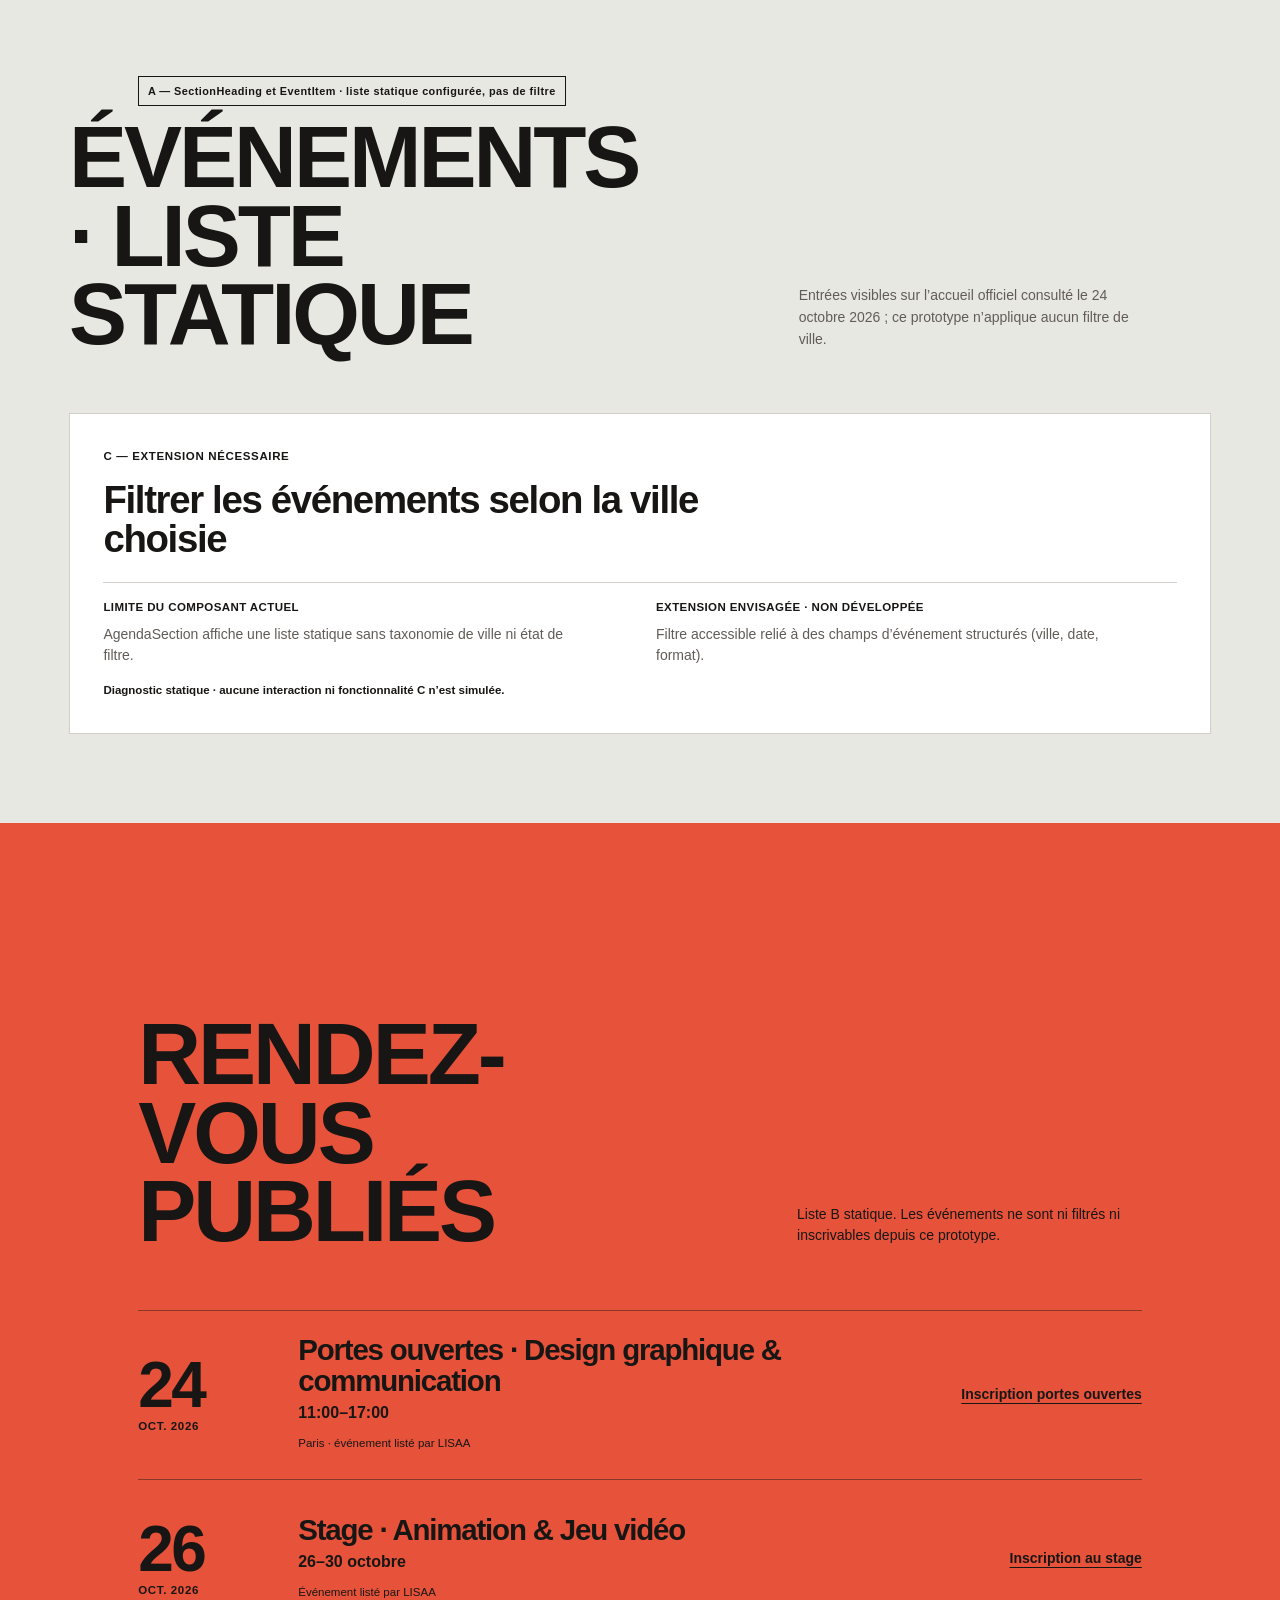
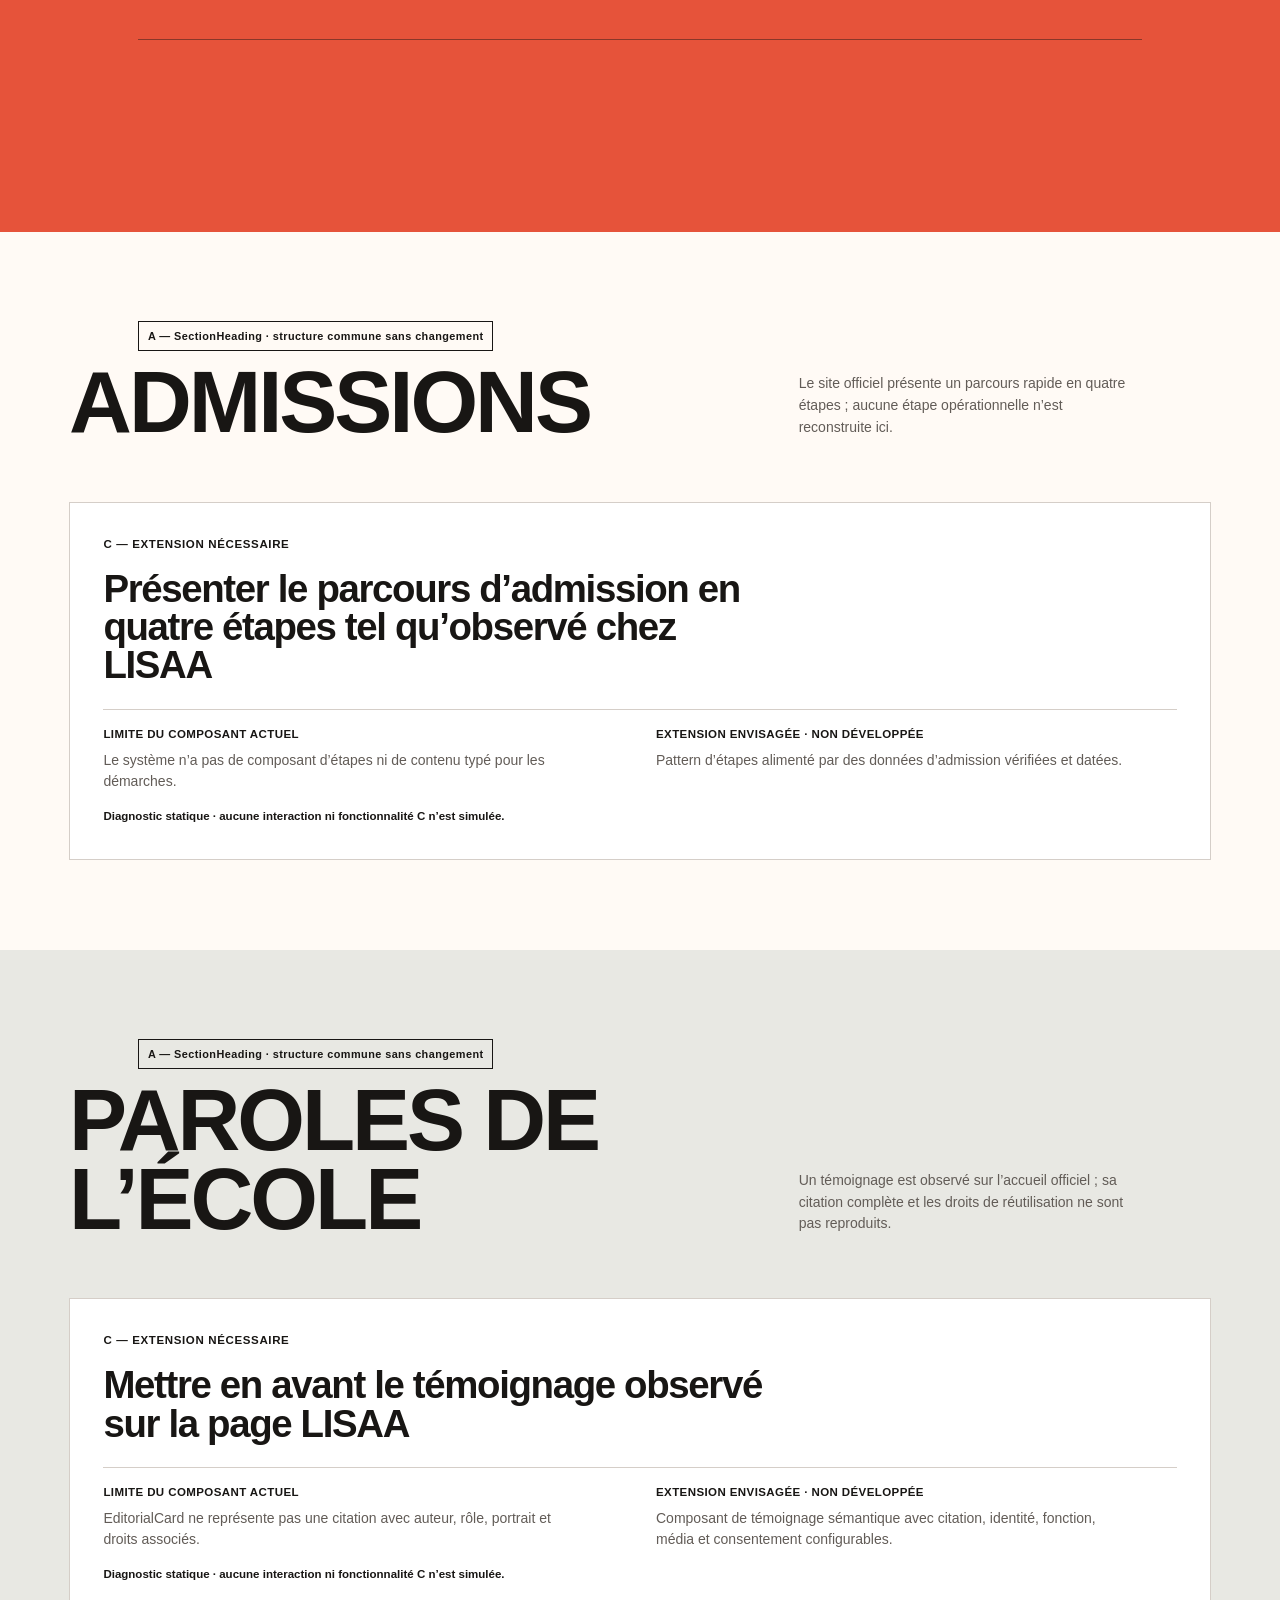
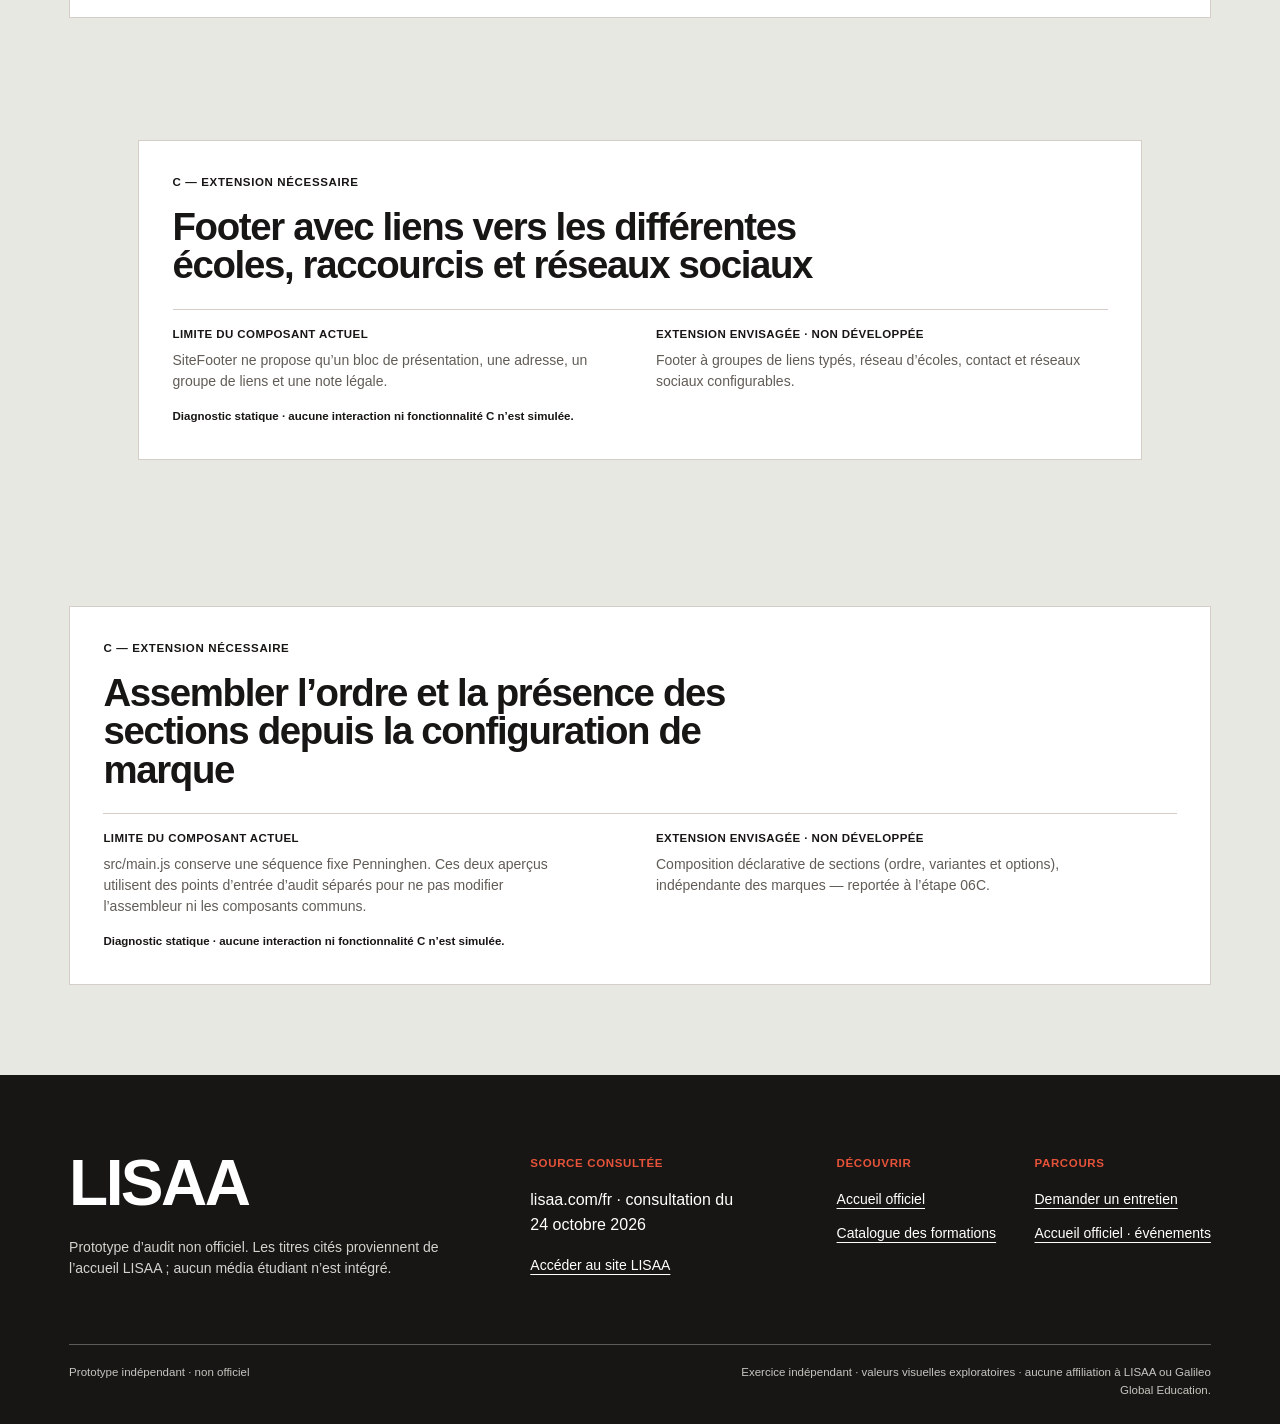
<file: demos/sop-06b/prototypes/06b/lisaa/index.html>
<!doctype html>
<html lang="fr" data-brand="lisaa">
  <head>
    <meta charset="utf-8" />
    <meta name="viewport" content="width=device-width, initial-scale=1" />
    <meta name="theme-color" content="#fffaf5" />
    <meta name="description" content="Prototype indépendant LISAA — mode prototype et audit." />
    <title>LISAA — prototype d’audit multi-marques</title>
    <link rel="stylesheet" href="../../../src/styles/tokens.css" />
    <link rel="stylesheet" href="../../../brands/lisaa/theme.css" />
    <link rel="stylesheet" href="../../../src/styles/base.css" />
    <link rel="stylesheet" href="../audit.css" />
    <script type="module" src="./main.js?v=sop-06b-1"></script>
  </head>
  <body><aside style="padding:1rem 1.5rem;background:#fff3cd;color:#3b2d00;border-bottom:2px solid #806600;font:600 14px/1.5 system-ui,sans-serif">Reconstruction partielle pour hébergement : le contenu diagnostique 06B est conservé, mais le rendu utilise les composants/styles partagés actuellement disponibles (SOP 07). Les encarts C restent des diagnostics, pas des fonctionnalités 06B originales.</aside><div id="app"></div></body>
</html>
</file>
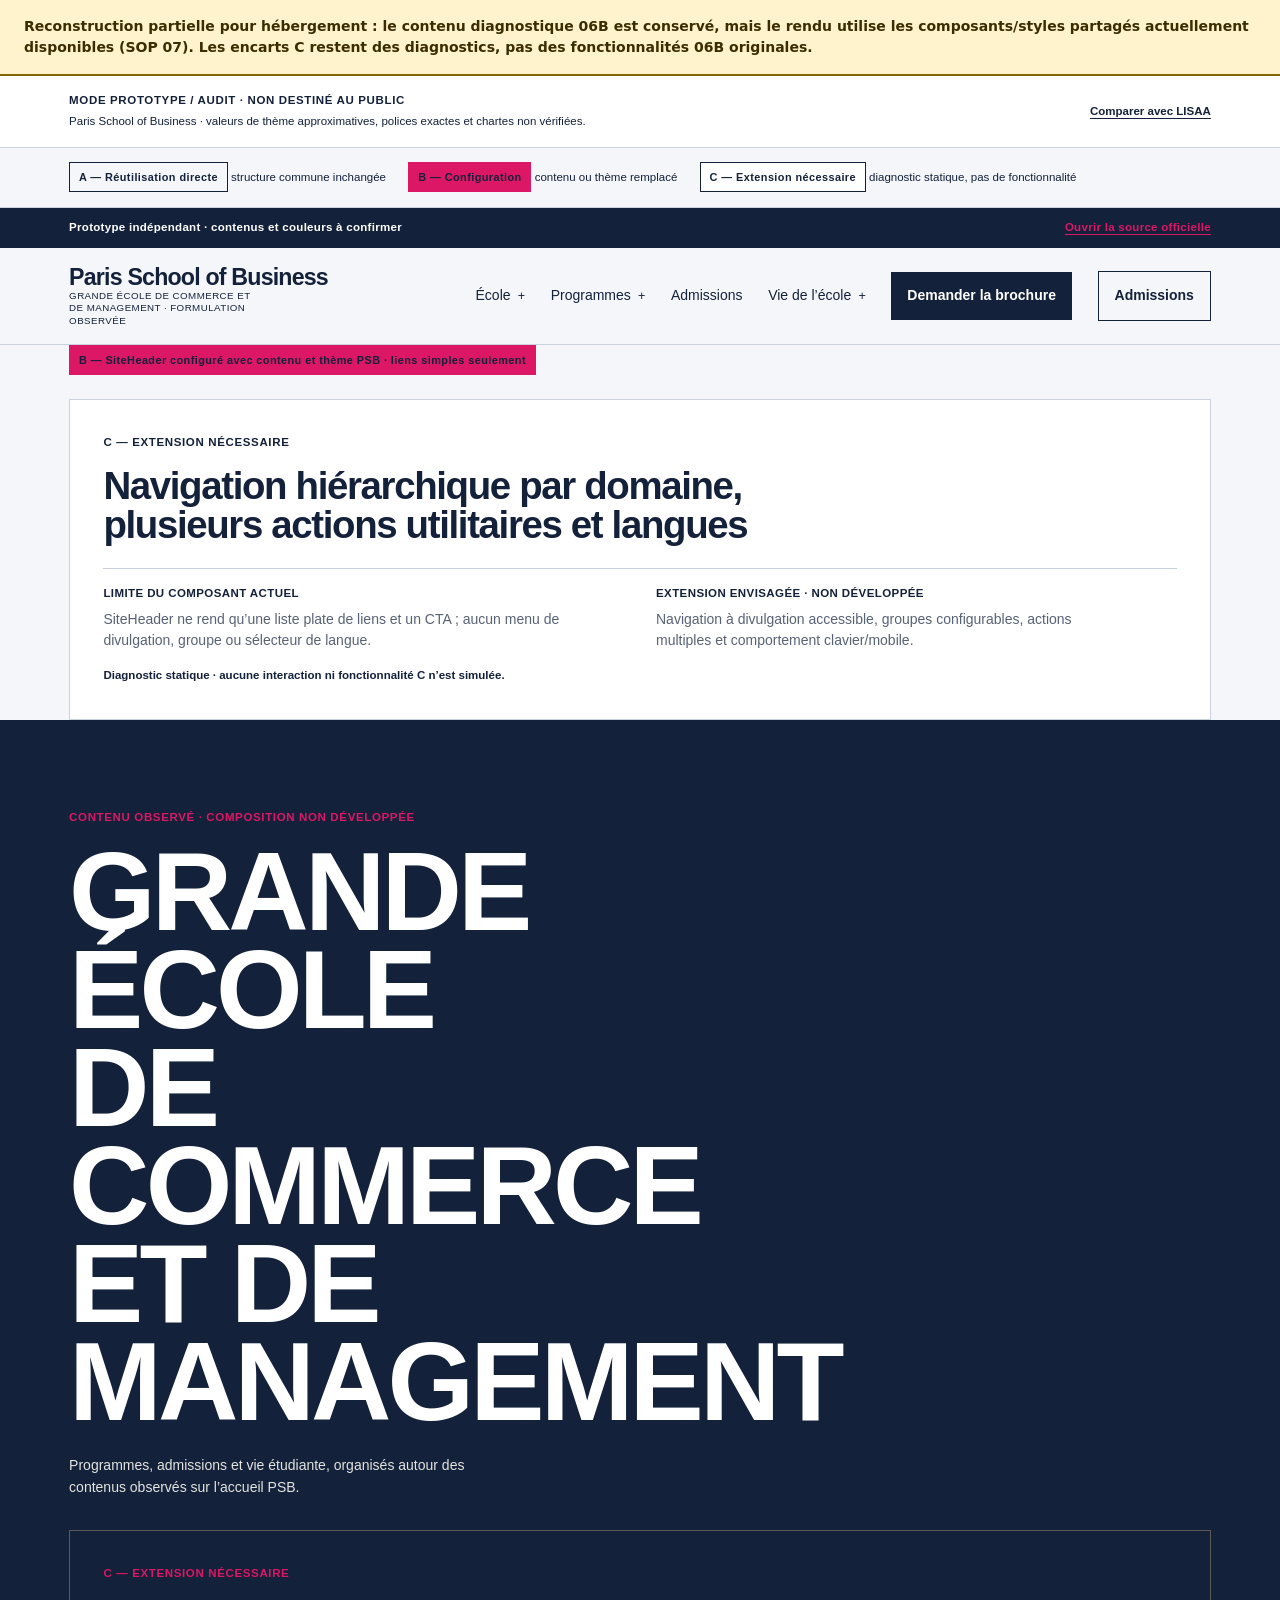
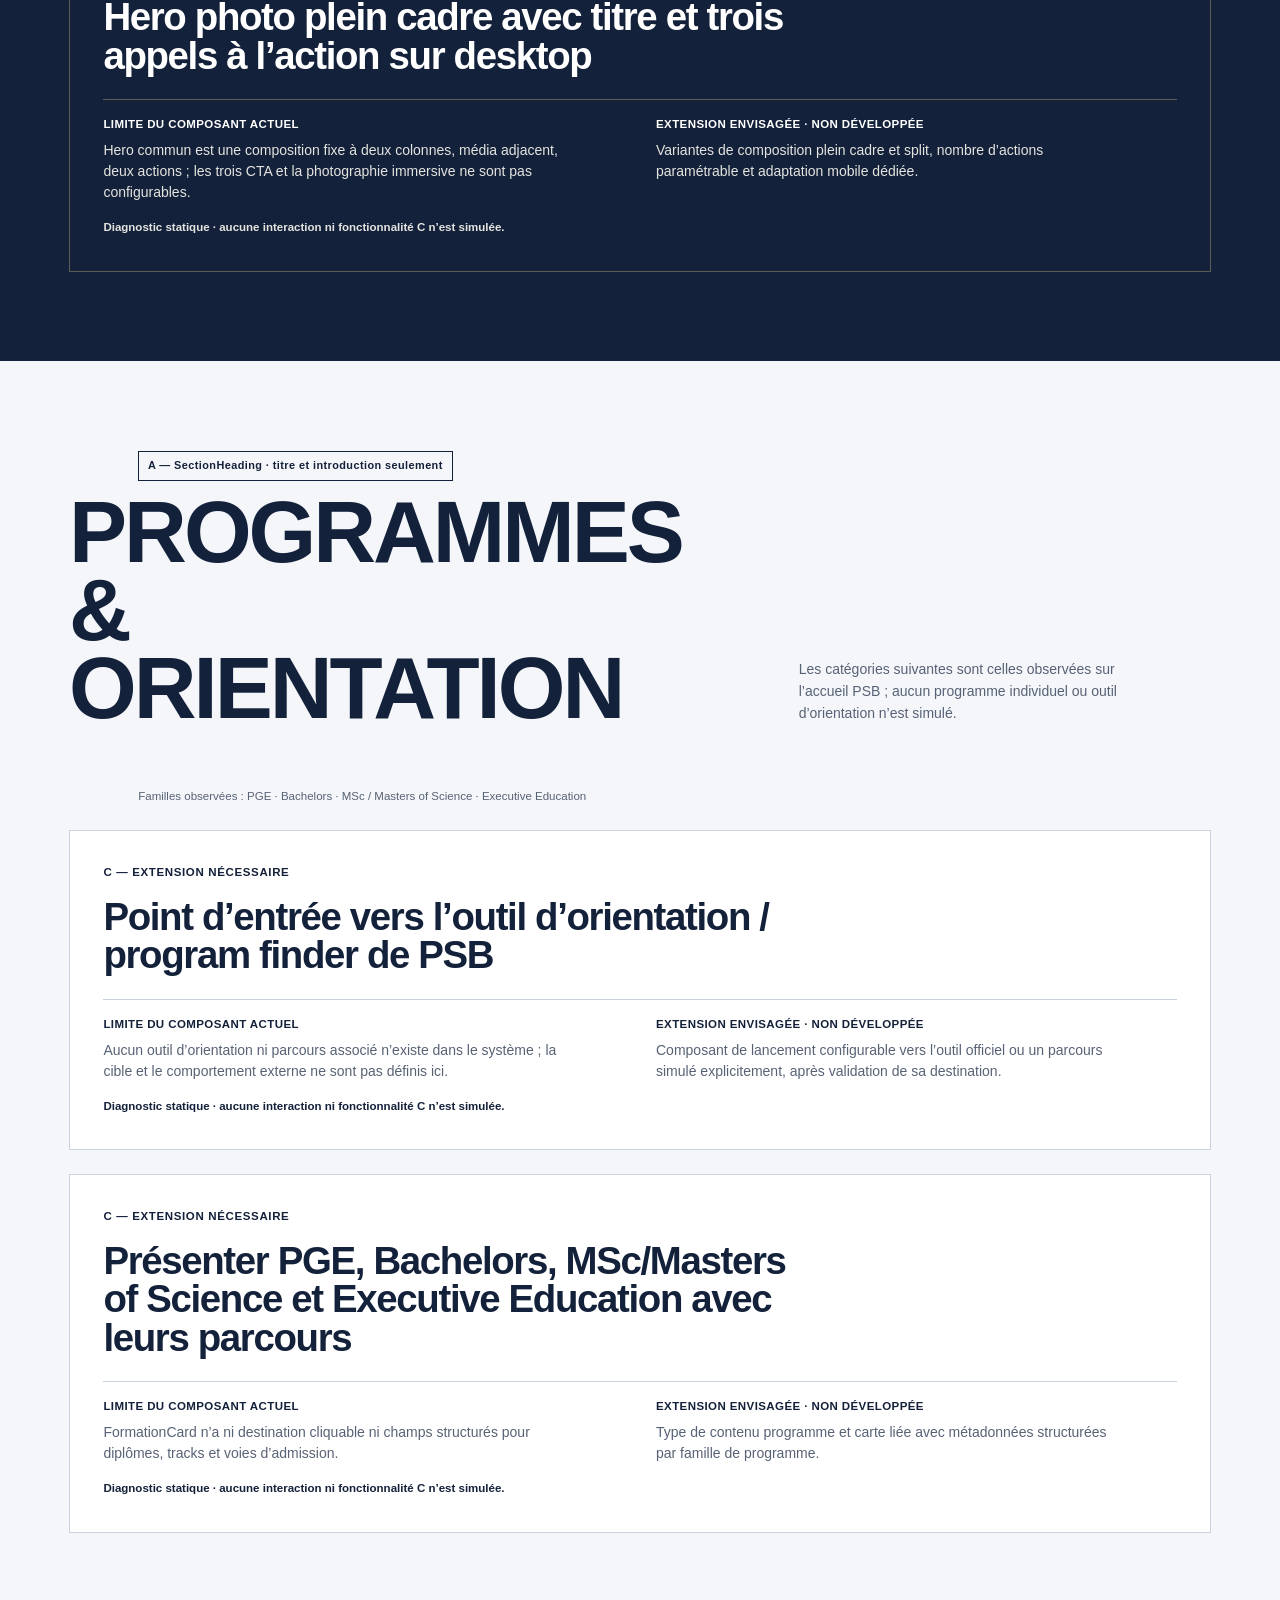
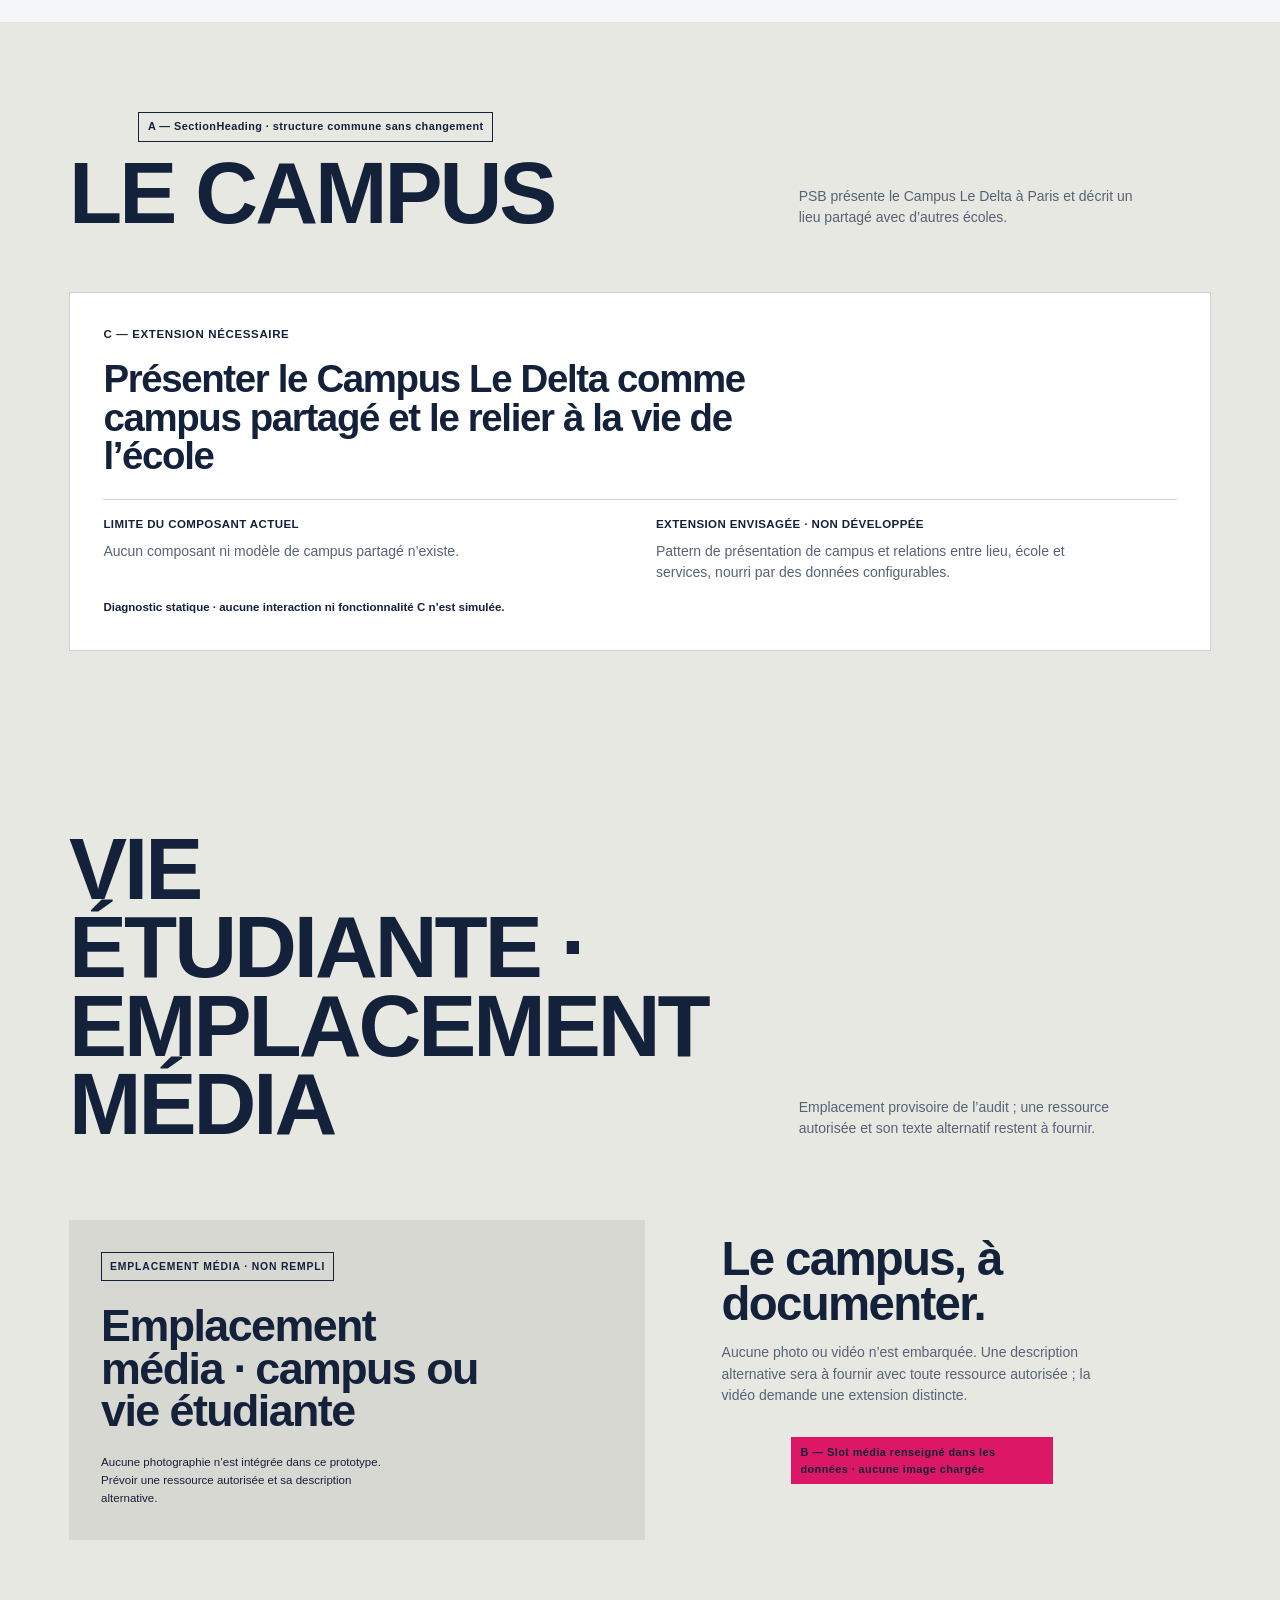
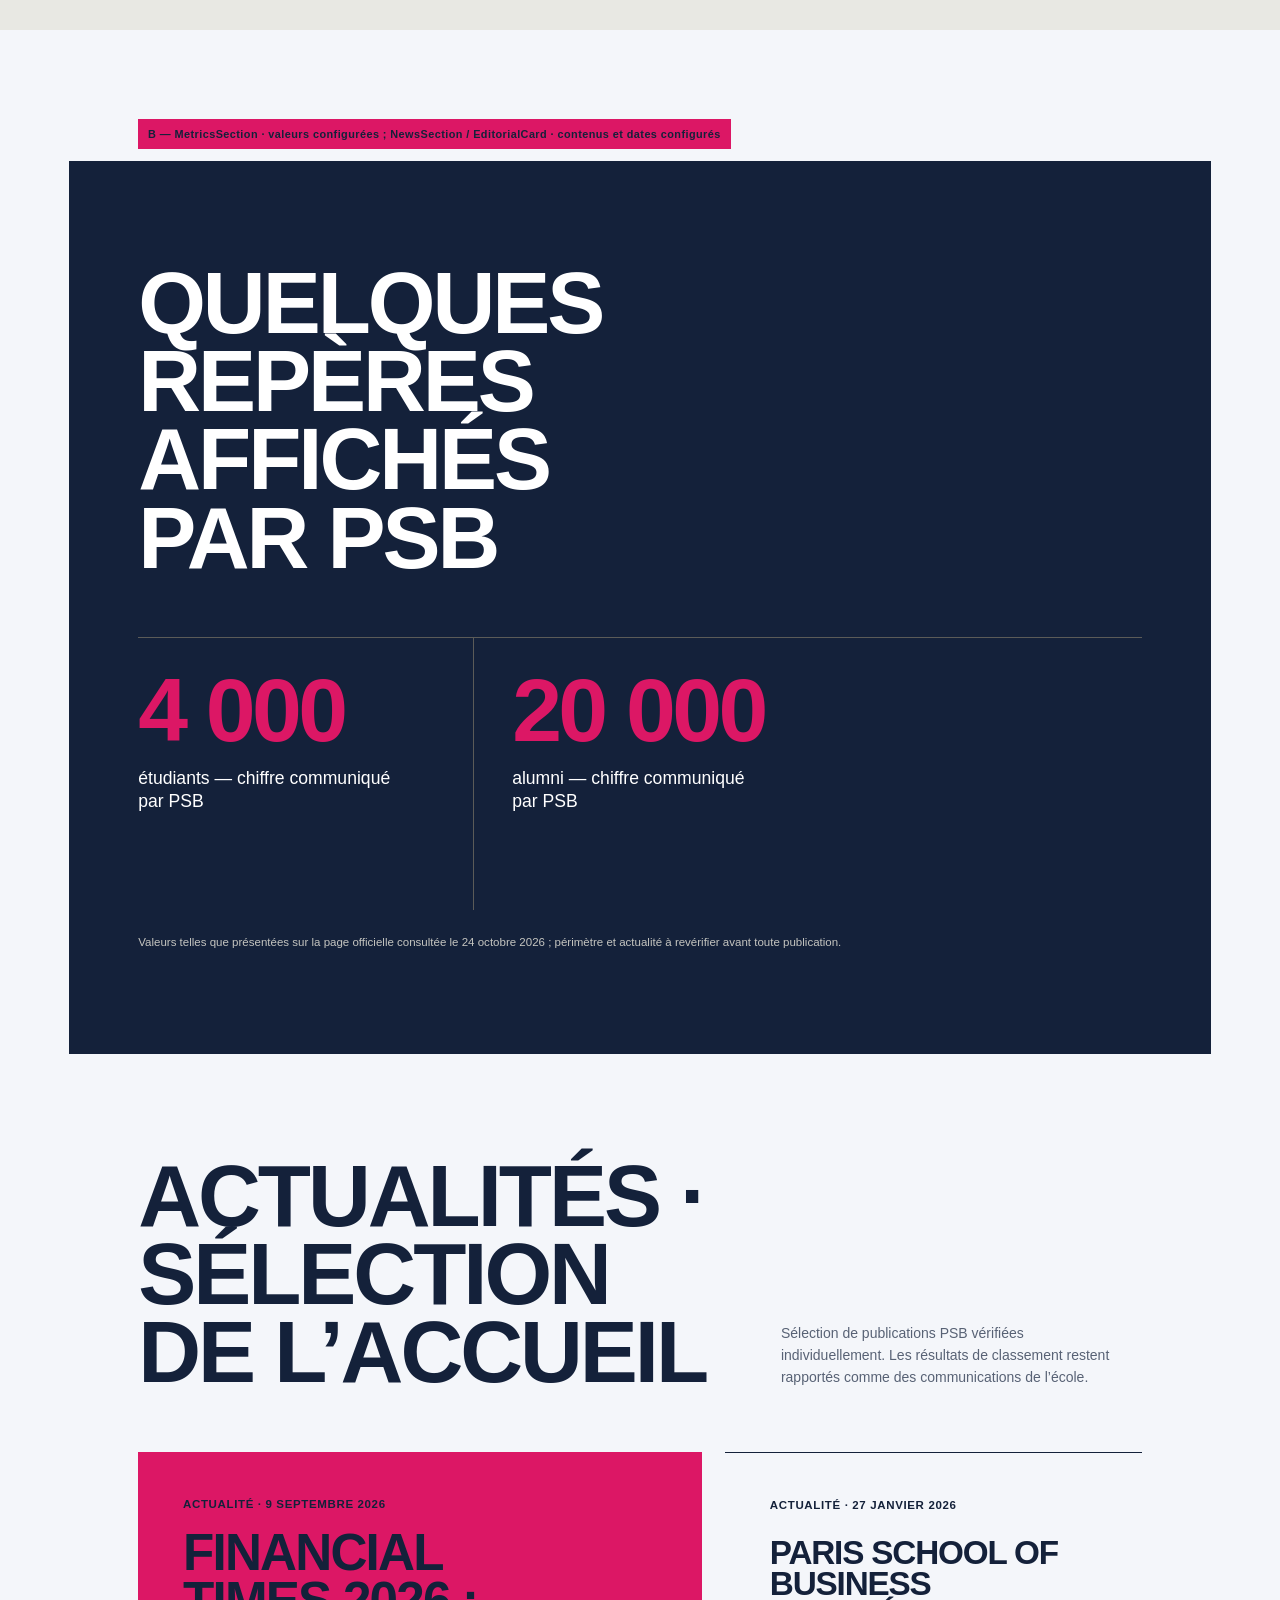
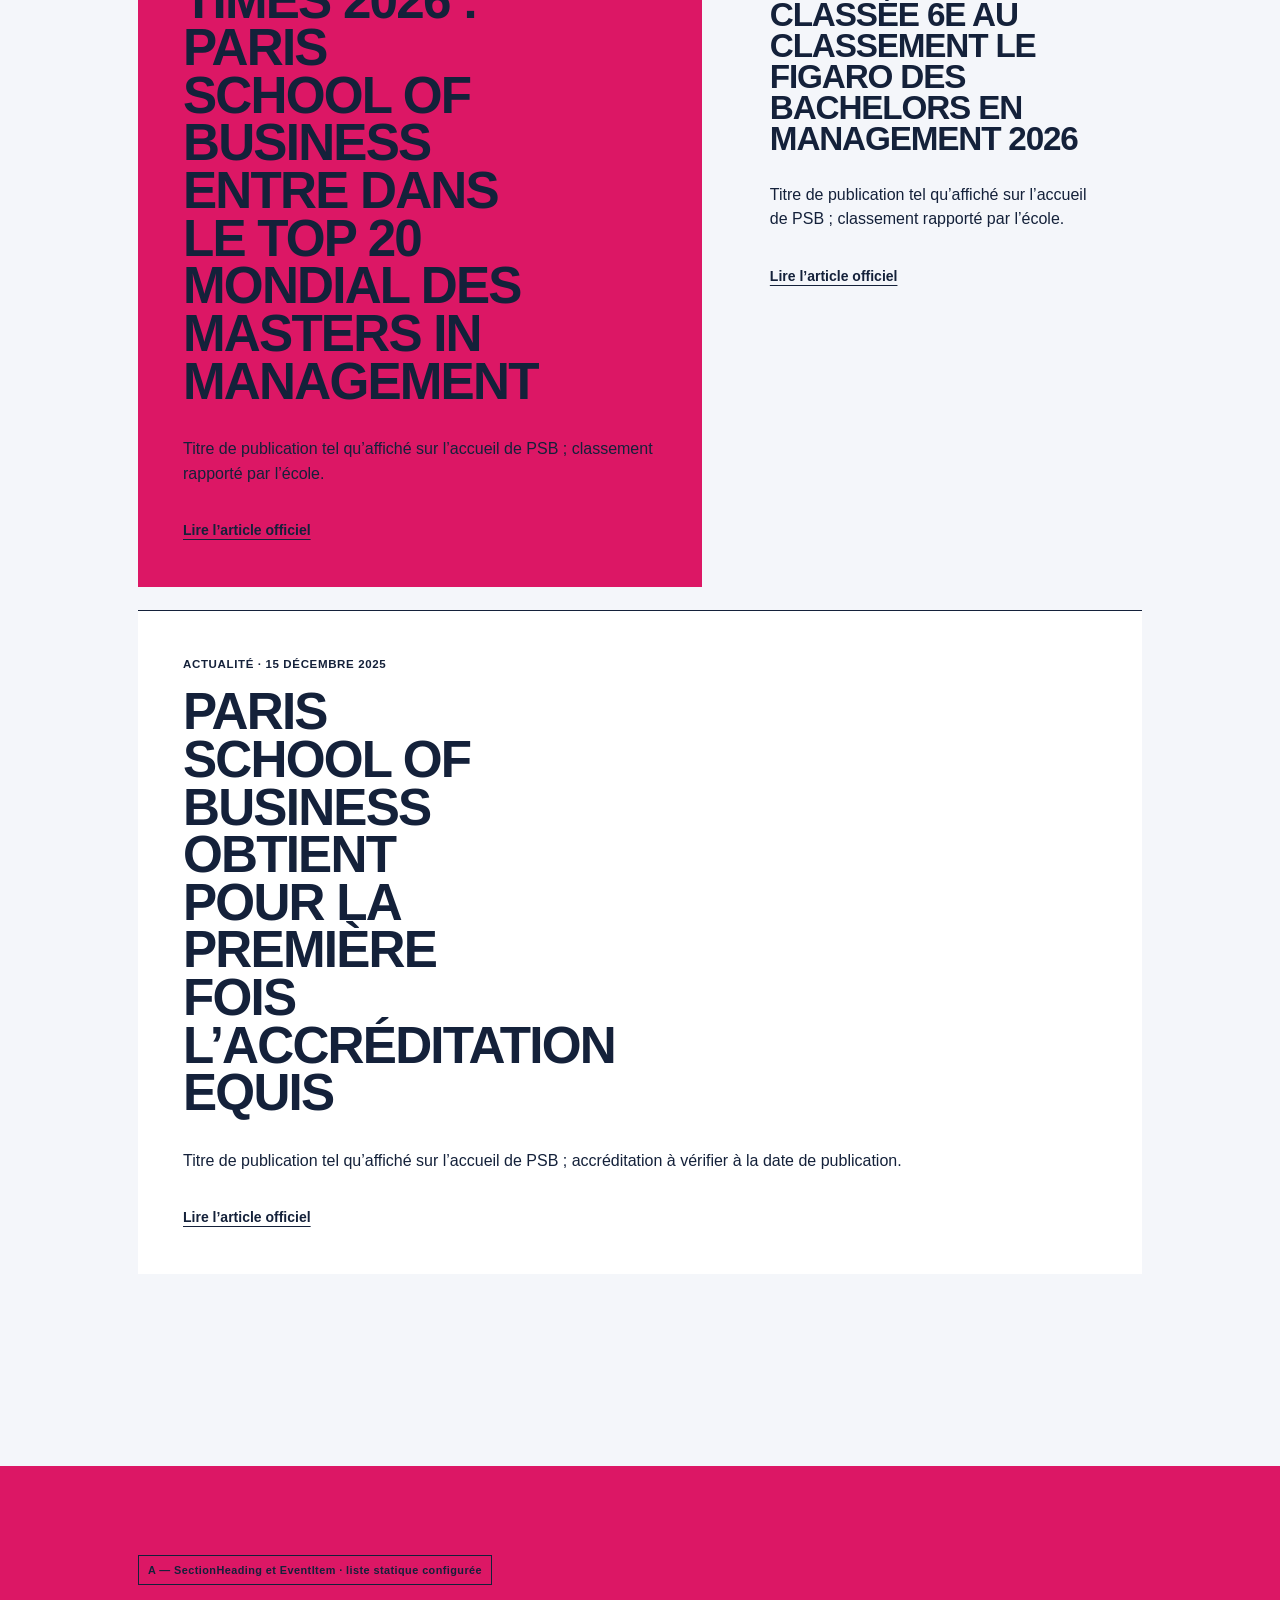
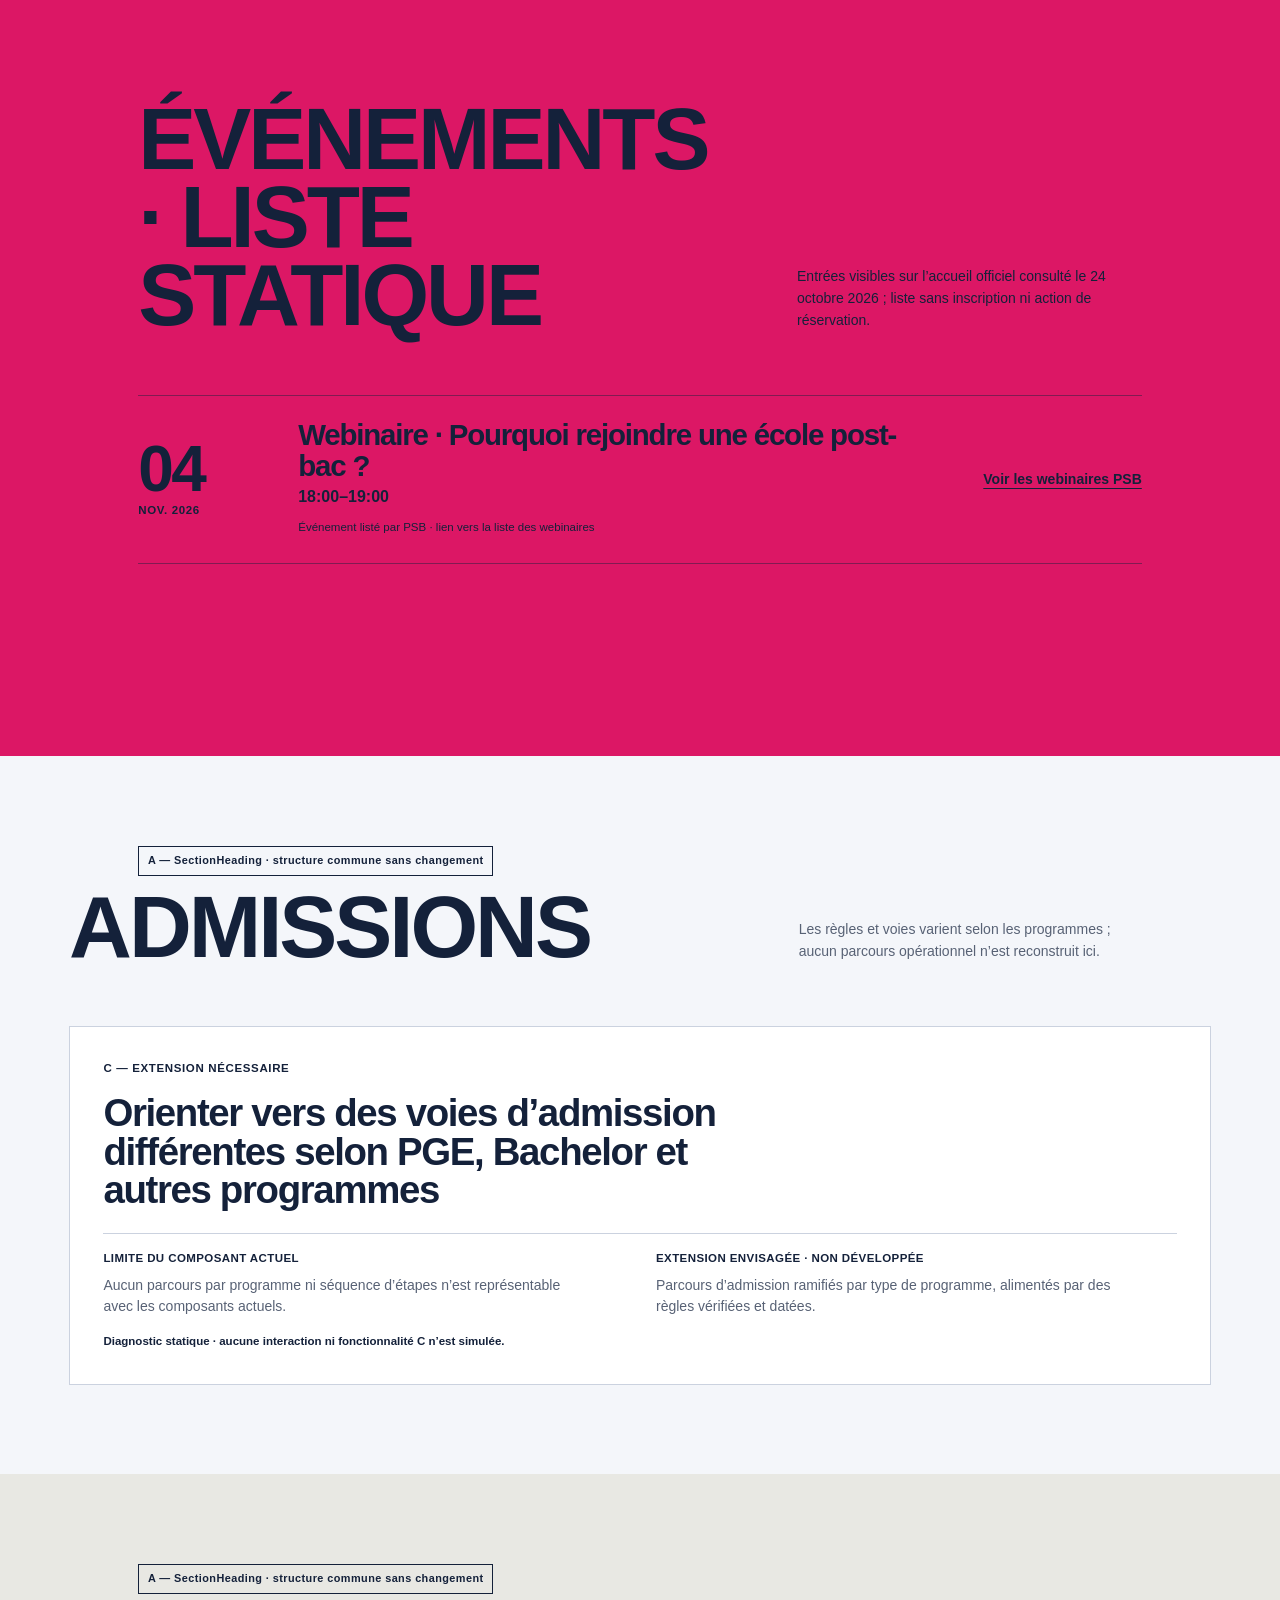
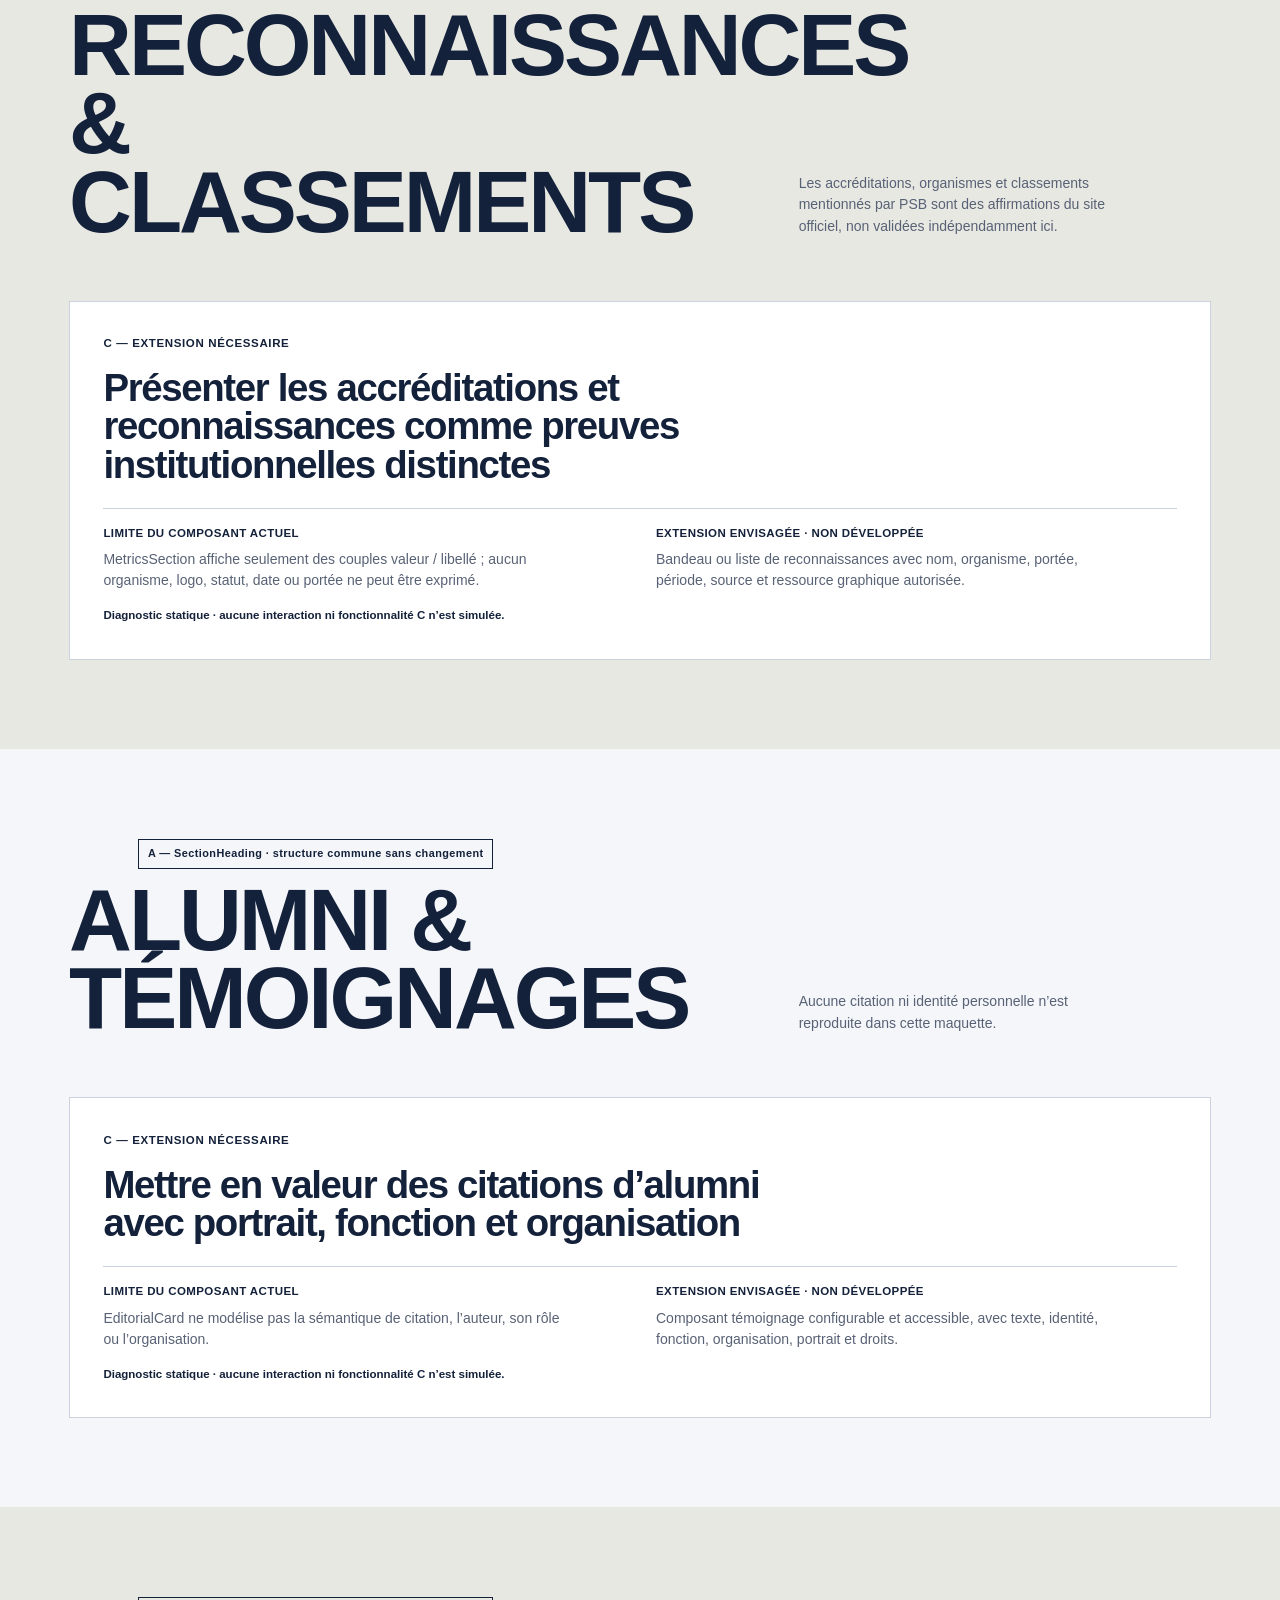
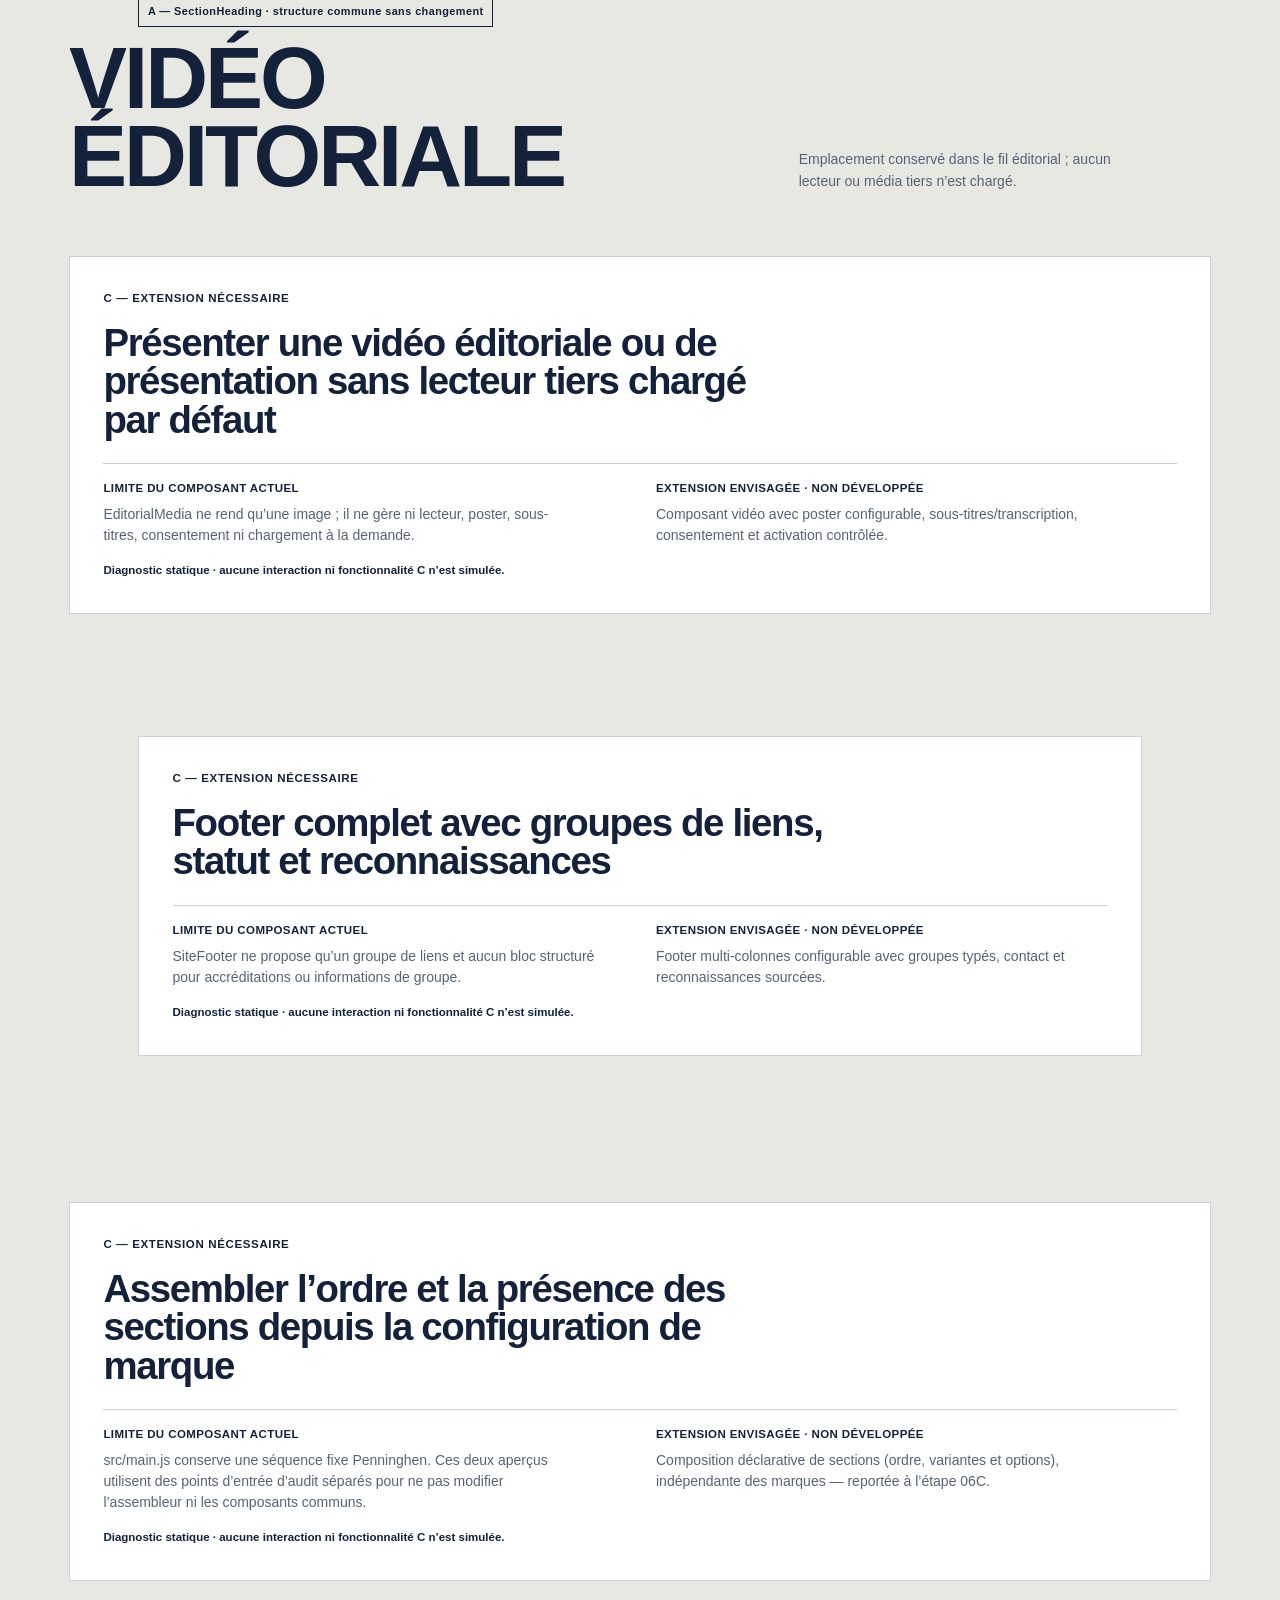
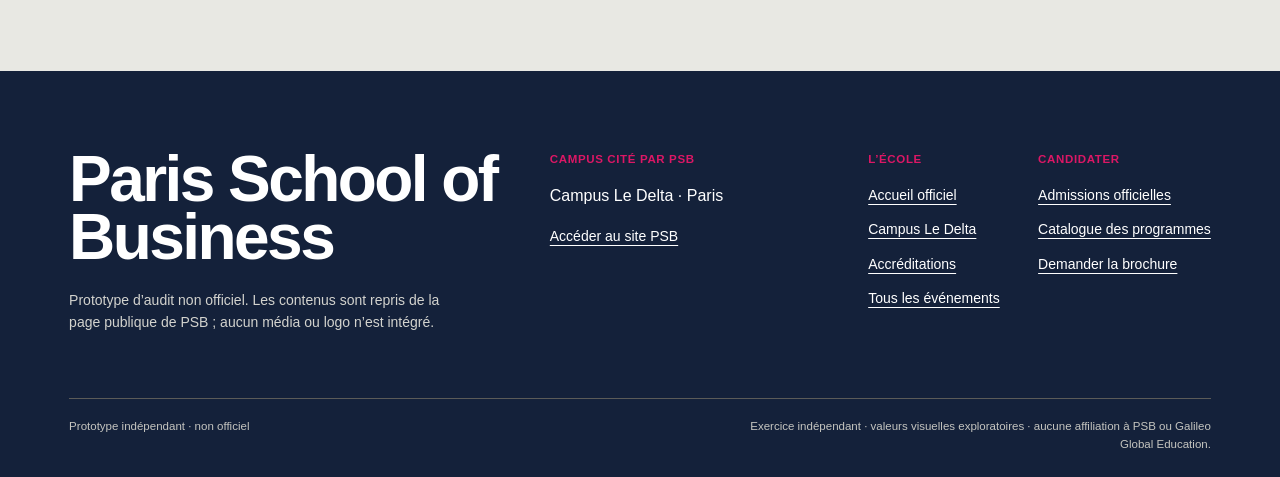
<file: demos/sop-06b/prototypes/06b/psb/index.html>
<!doctype html>
<html lang="fr" data-brand="psb">
  <head>
    <meta charset="utf-8" />
    <meta name="viewport" content="width=device-width, initial-scale=1" />
    <meta name="theme-color" content="#f4f6fa" />
    <meta name="description" content="Prototype indépendant PSB — mode prototype et audit." />
    <title>PSB — prototype d’audit multi-marques</title>
    <link rel="stylesheet" href="../../../src/styles/tokens.css" />
    <link rel="stylesheet" href="../../../brands/psb/theme.css" />
    <link rel="stylesheet" href="../../../src/styles/base.css" />
    <link rel="stylesheet" href="../audit.css" />
    <script type="module" src="./main.js?v=sop-06b-1"></script>
  </head>
  <body><aside style="padding:1rem 1.5rem;background:#fff3cd;color:#3b2d00;border-bottom:2px solid #806600;font:600 14px/1.5 system-ui,sans-serif">Reconstruction partielle pour hébergement : le contenu diagnostique 06B est conservé, mais le rendu utilise les composants/styles partagés actuellement disponibles (SOP 07). Les encarts C restent des diagnostics, pas des fonctionnalités 06B originales.</aside><div id="app"></div></body>
</html>
</file>
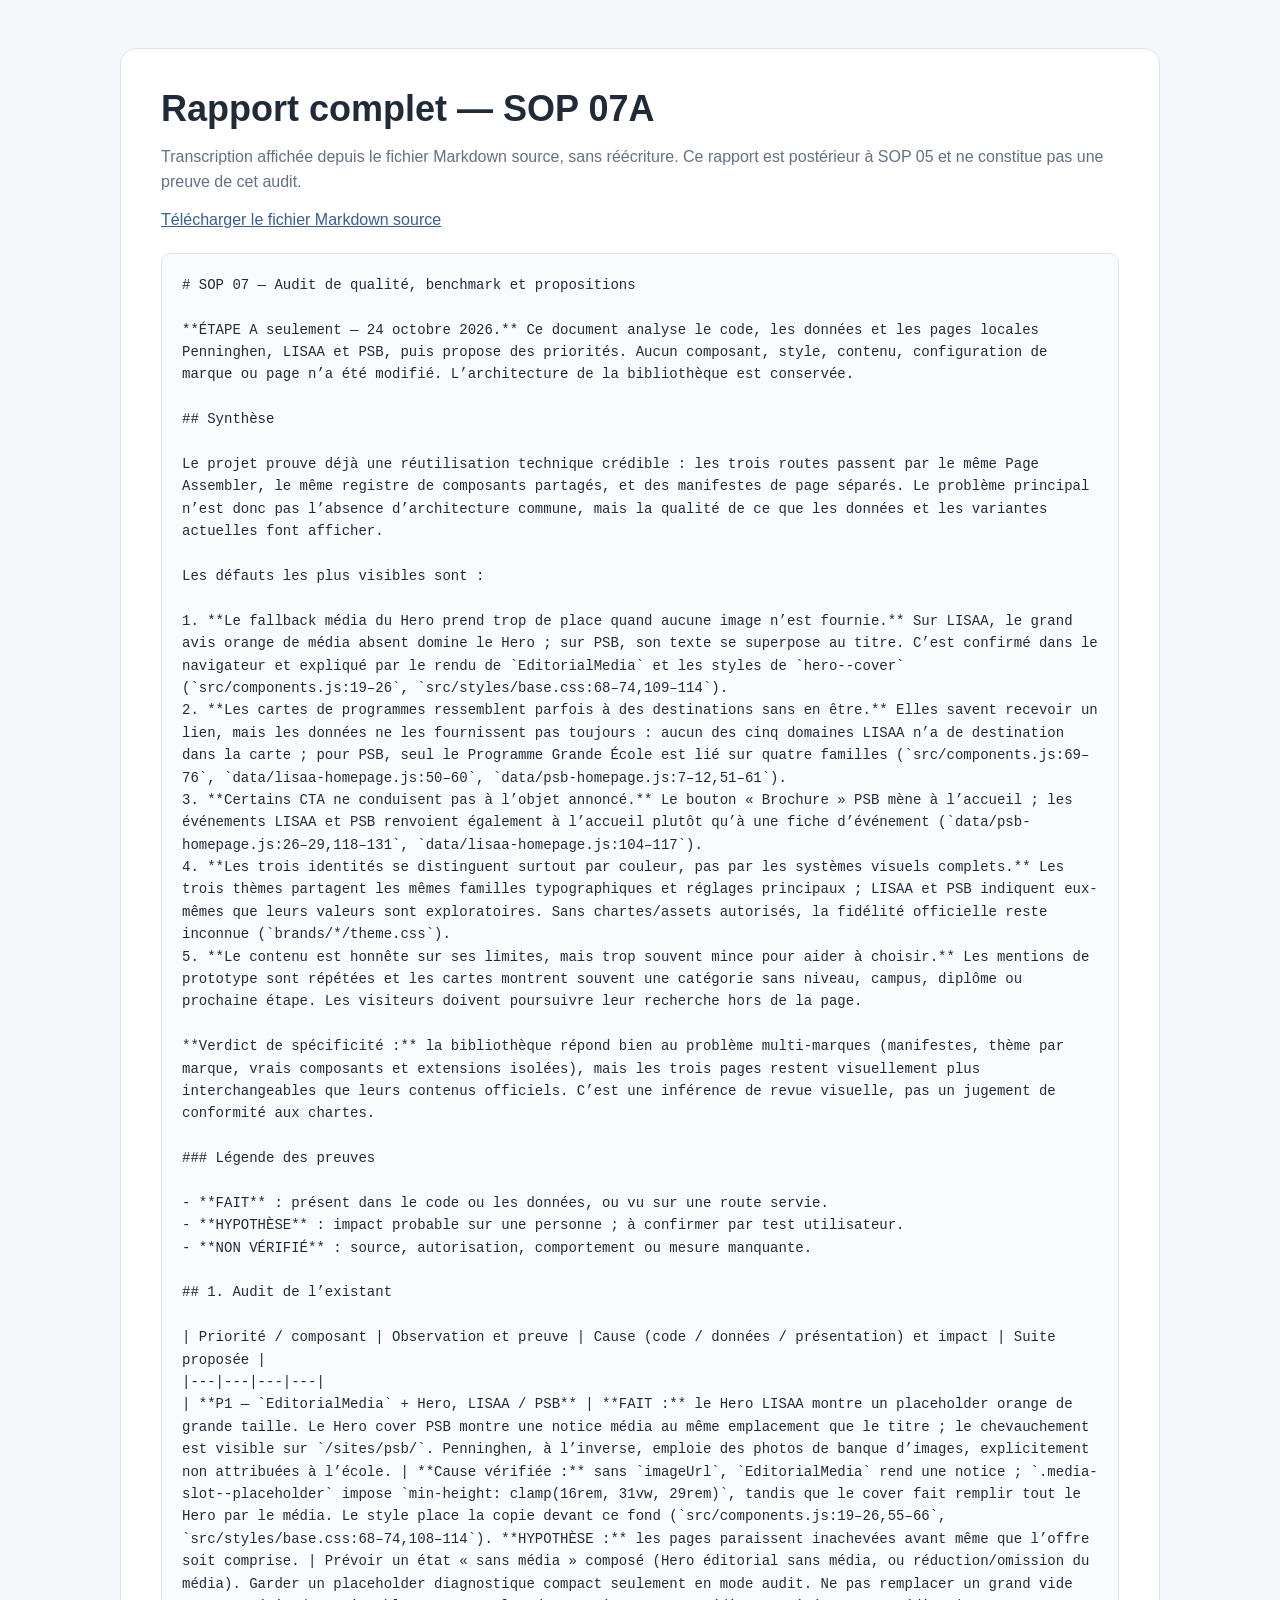
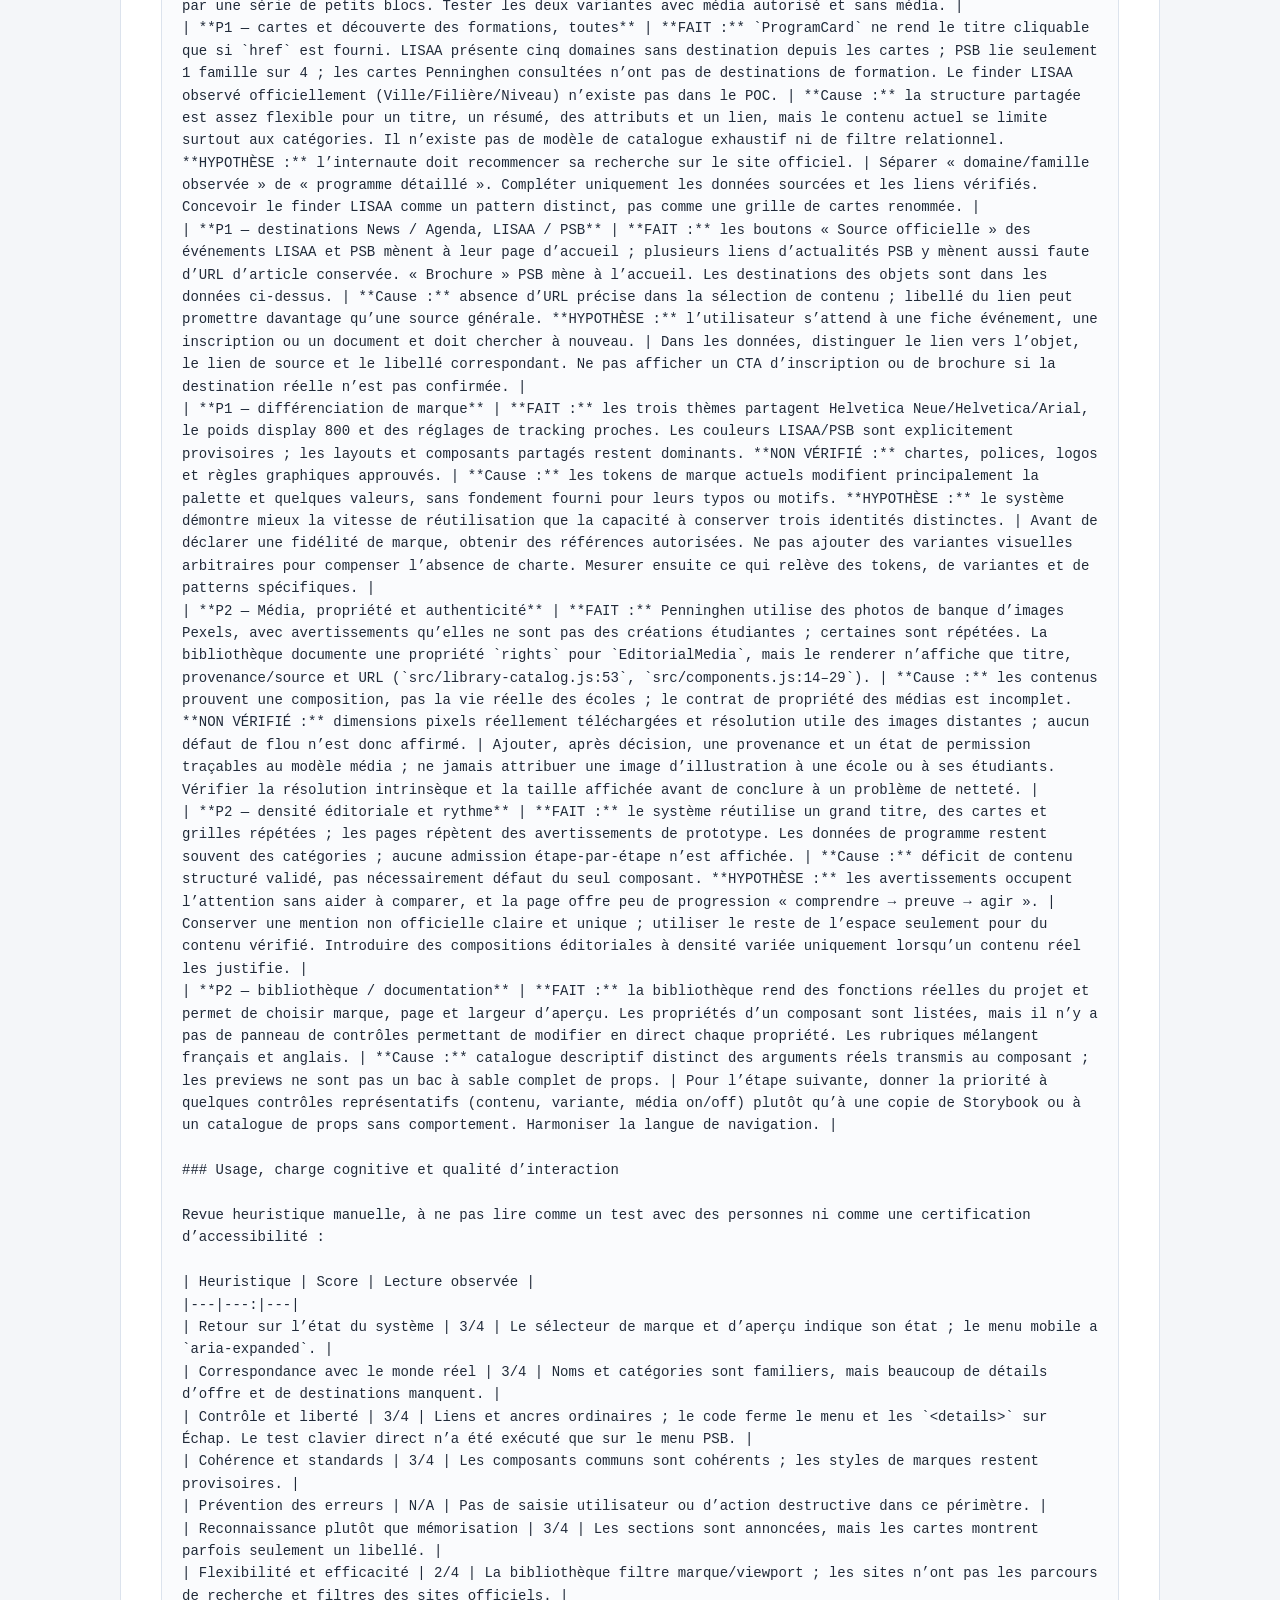
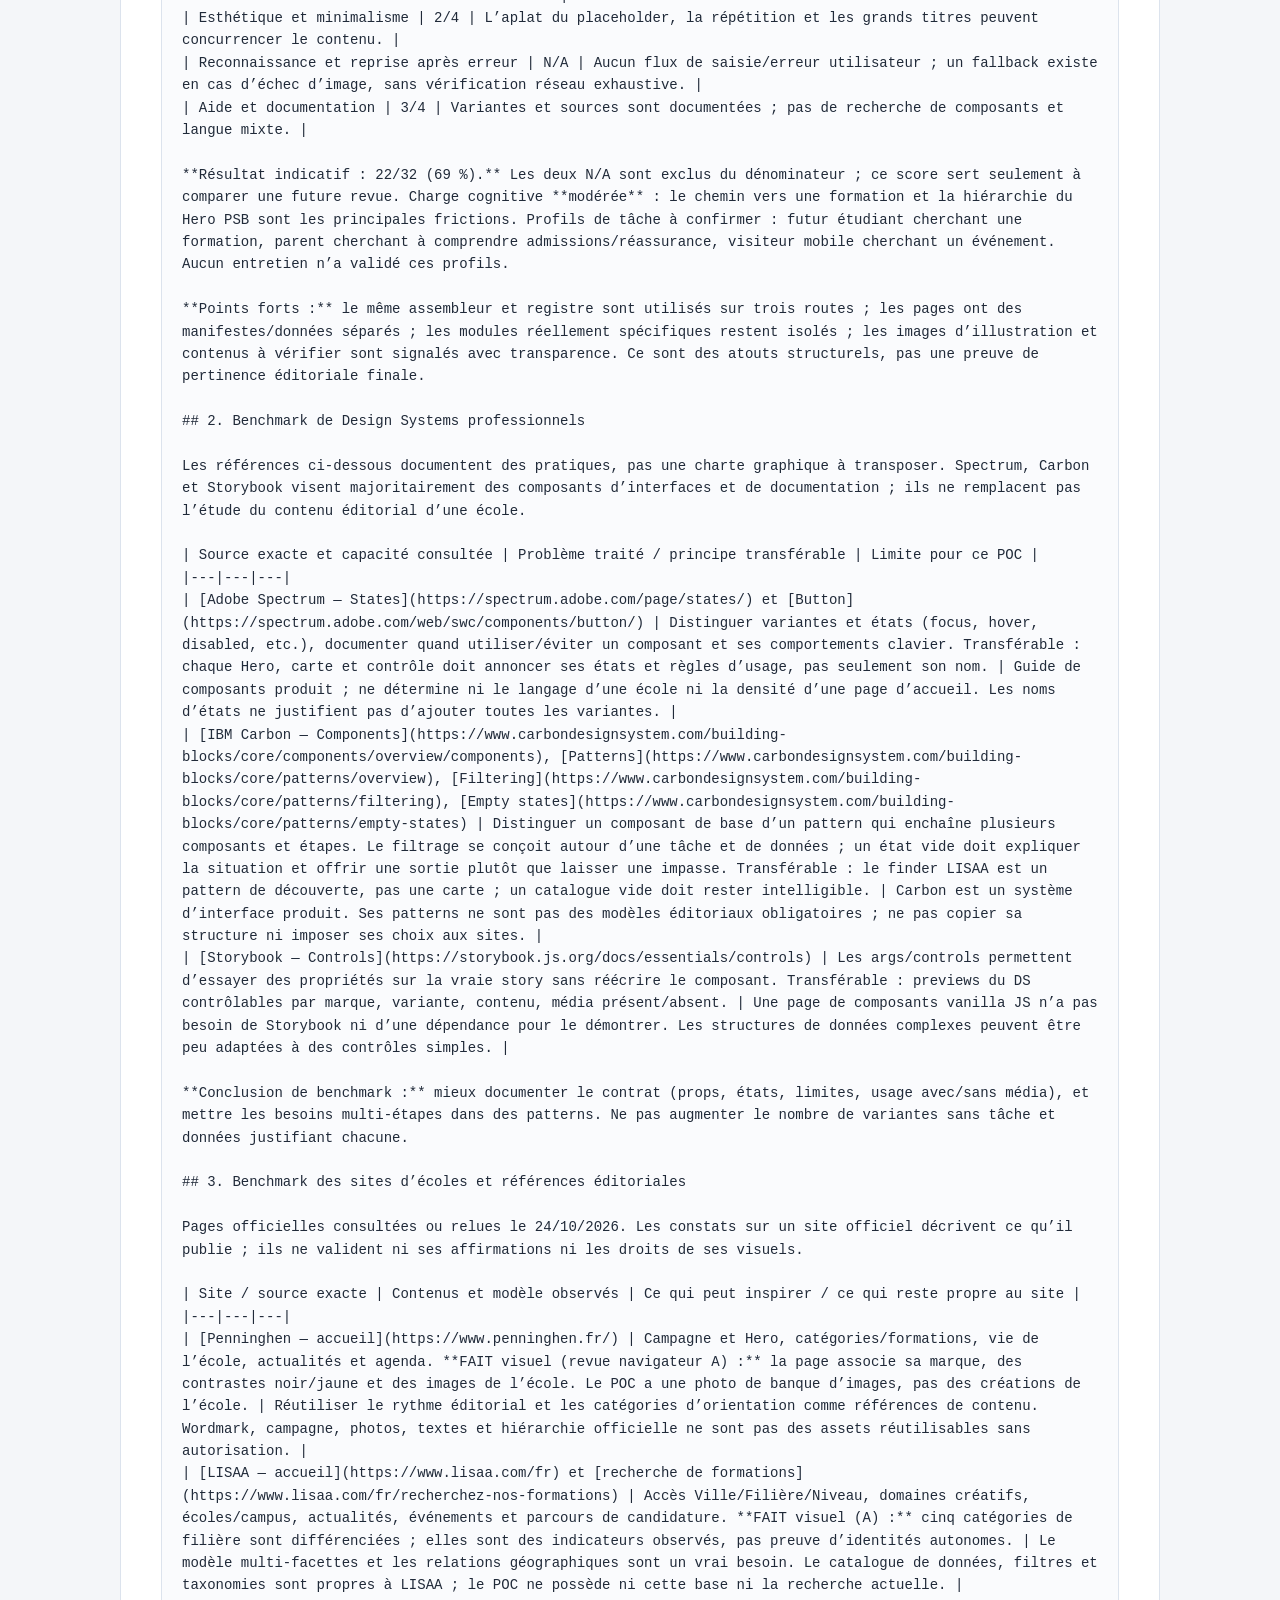
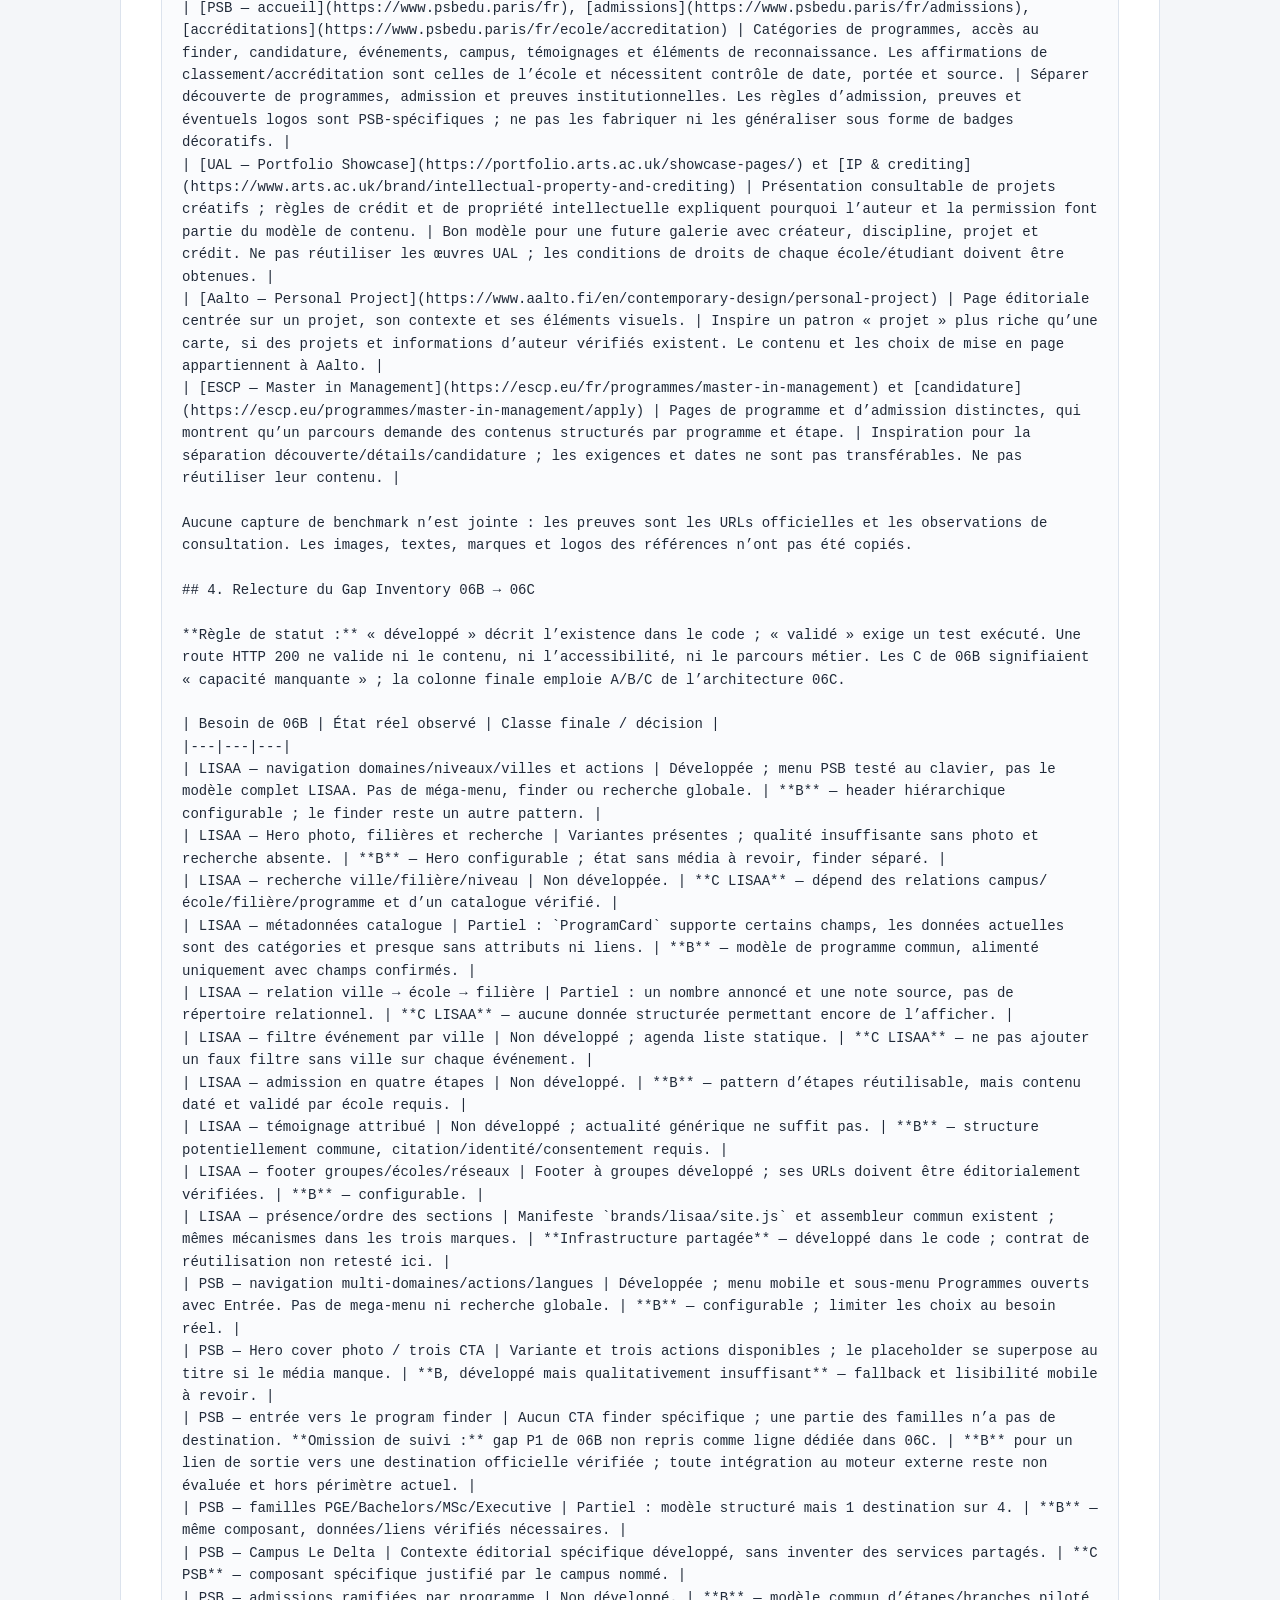
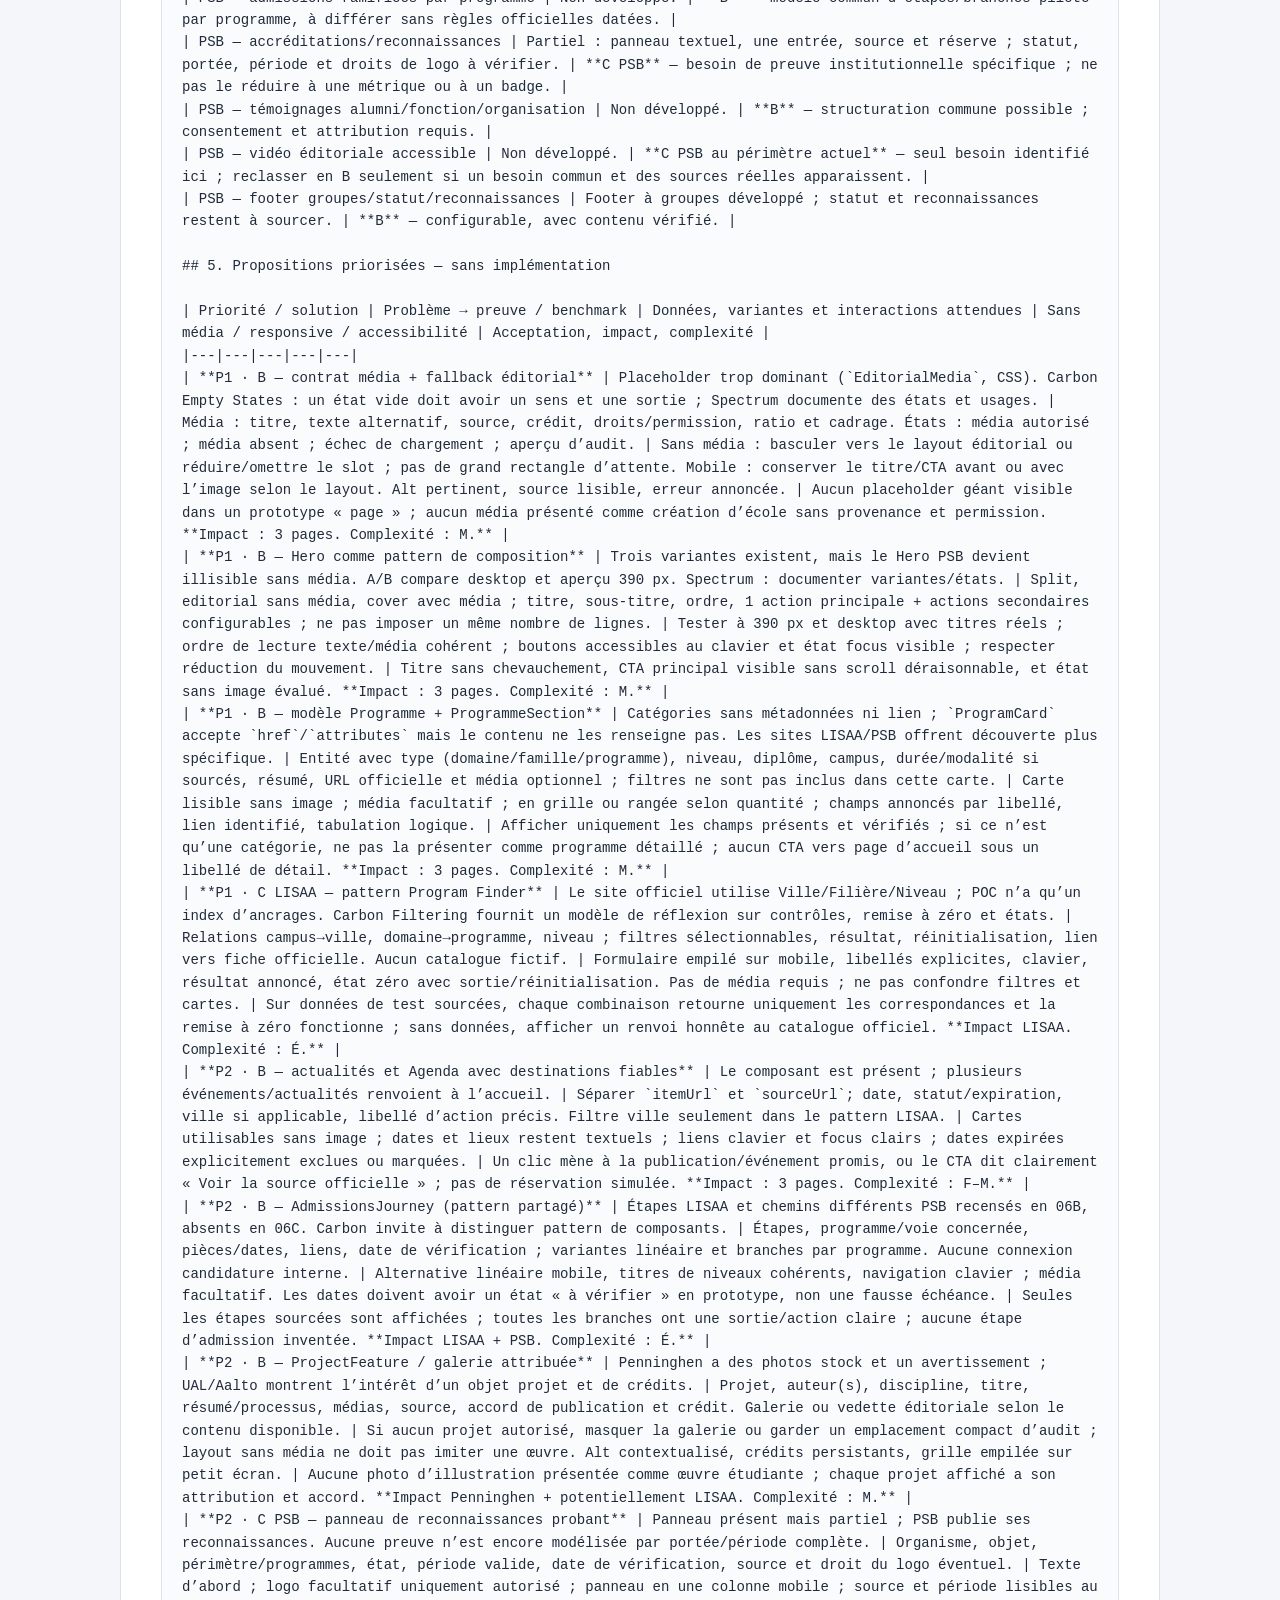
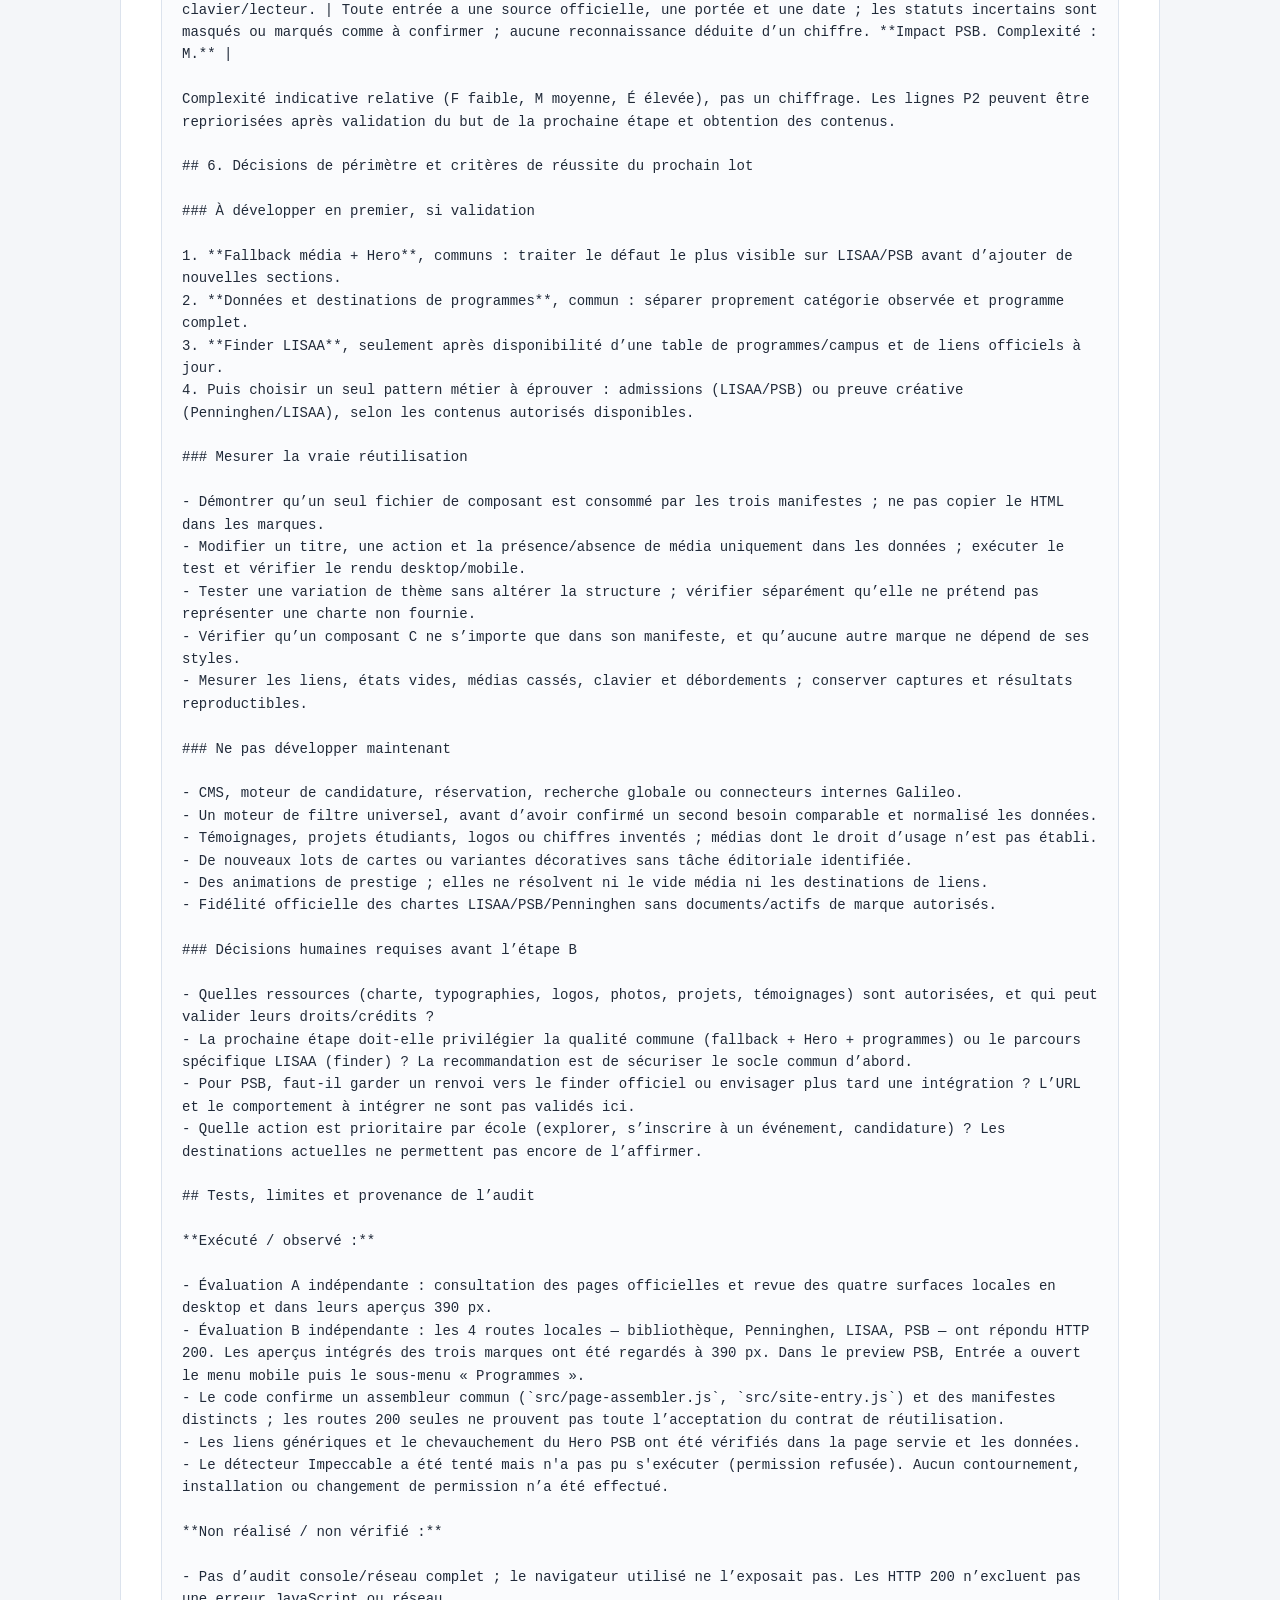
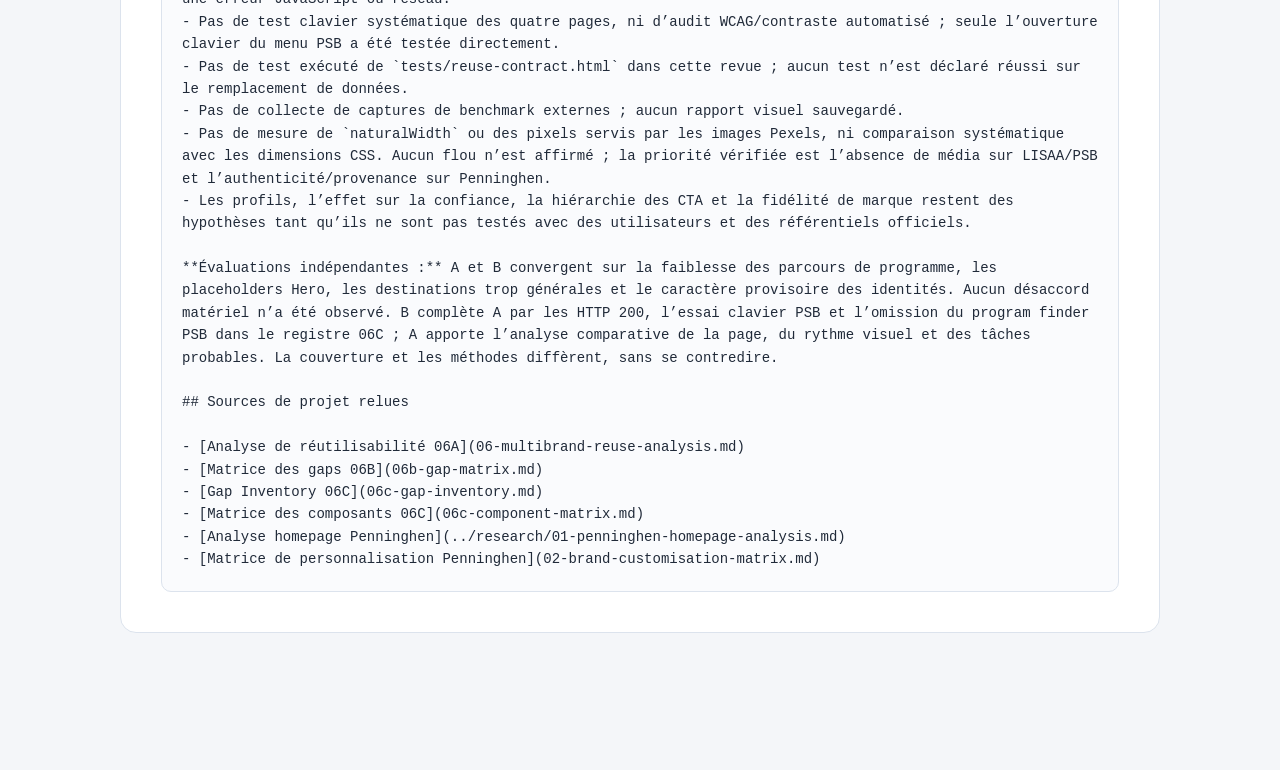
<file: evidence/scene-10/07-component-quality-audit.html>
<!doctype html>
<html lang="fr">
  <head>
    <meta charset="utf-8" />
    <meta name="viewport" content="width=device-width, initial-scale=1" />
    <meta name="color-scheme" content="light" />
    <title>Rapport SOP 07A — source complète</title>
    <style>
      :root { color-scheme: light; font-family: Inter, -apple-system, BlinkMacSystemFont, "Segoe UI", sans-serif; color: #202a39; background: #f4f6f9; }
      * { box-sizing: border-box; }
      body { margin: 0; padding: clamp(18px, 4vw, 48px); }
      main { width: min(100%, 1040px); margin: 0 auto; padding: clamp(20px, 4vw, 40px); border: 1px solid #dce3ed; border-radius: 16px; background: #fff; }
      h1 { margin: 0 0 10px; font-size: clamp(24px, 3vw, 36px); line-height: 1.12; }
      p { color: #637187; line-height: 1.55; }
      a { color: #355f95; }
      pre { max-height: none; overflow: auto; margin: 24px 0 0; padding: 20px; border: 1px solid #dce3ed; border-radius: 10px; background: #fafbfd; color: #202a39; font: 14px/1.6 ui-monospace, SFMono-Regular, Menlo, monospace; white-space: pre-wrap; overflow-wrap: anywhere; }
      @media (max-width: 600px) { body { padding: 10px; } main { padding: 18px 14px; } pre { padding: 12px; font-size: 12px; } }
    </style>
  </head>
  <body>
    <main>
      <h1>Rapport complet — SOP 07A</h1>
      <p>Transcription affichée depuis le fichier Markdown source, sans réécriture. Ce rapport est postérieur à SOP 05 et ne constitue pas une preuve de cet audit.</p>
      <a href="./07-component-quality-audit.md" download>Télécharger le fichier Markdown source</a>
      <pre id="report" aria-live="polite">Chargement du document…</pre>
    </main>
    <script type="module">
      const report = document.querySelector("#report");
      try {
        const response = await fetch("./07-component-quality-audit.md");
        if (!response.ok) throw new Error(`Réponse HTTP ${response.status}`);
        report.textContent = await response.text();
      } catch (error) {
        report.textContent = `Le rapport source n’a pas pu être chargé. ${error.message}`;
      }
    </script>
  </body>
</html>
</file>
<file: case-study.css>
:root{--paper:#f4f2ec;--surface:#fffefa;--ink:#20211f;--muted:#5d605a;--line:#d6d5cd;--accent:#d9ed54;--ai:#c9dfeb;--human:#eadff2;--warm:#b94e32;--focus:#17479a}
body.gcase-page{margin:0;overflow:hidden;background:var(--paper);color:var(--ink);font-family:Geist,Arial,sans-serif}.gcase-page *,.gcase-page *:before,.gcase-page *:after{box-sizing:border-box}.gcase-page a{color:inherit}.gcase-page button{font:inherit;color:inherit}.gcase-page :focus-visible{outline:3px solid var(--focus);outline-offset:3px}
.gcase-skip{position:fixed;z-index:100;top:8px;left:8px;transform:translateY(-150%);padding:12px 16px;background:var(--accent);font-weight:700}.gcase-skip:focus{transform:translateY(0)}
.story-topbar{position:relative;z-index:30;display:flex;height:58px;align-items:center;justify-content:space-between;gap:20px;padding:0 clamp(16px,3vw,44px);border-bottom:1px solid var(--line);background:var(--paper)}.story-brand{display:inline-flex;align-items:center;gap:9px;text-decoration:none;font-size:15px;font-weight:650;white-space:nowrap}.story-brand small{color:var(--muted);font-size:14px;font-weight:400}.brand-mark{display:grid;width:29px;height:29px;place-items:center;border:1px solid currentColor;border-radius:50%;font-size:12px}.story-tools{display:flex;align-items:center;gap:clamp(10px,2vw,24px)}.story-tools a,.plain-button{display:inline-flex;min-height:40px;align-items:center;gap:6px;padding:0 8px;border:0;background:transparent;color:var(--muted);font-size:14px;text-decoration:none;cursor:pointer}.story-tools a:hover,.plain-button:hover{color:var(--ink);text-decoration:underline;text-underline-offset:4px}.library-shortcut{color:var(--ink)!important;font-weight:650}.contents-panel{position:absolute;z-index:40;top:50px;right:clamp(14px,3vw,44px);display:grid;width:min(360px,calc(100vw - 28px));padding:8px;border:1px solid var(--line);background:var(--surface);box-shadow:0 12px 35px #20211f1c}.contents-panel[hidden]{display:none}.contents-panel a{display:flex;align-items:center;gap:14px;min-height:48px;padding:6px 10px;font-size:15px;text-decoration:none}.contents-panel a:hover,.contents-panel a:focus-visible{background:#eeeee8}.contents-panel a span{min-width:46px;color:var(--warm);font-size:13px;font-weight:700}
.story-app{display:flex;height:calc(100dvh - 80px);min-height:550px;flex-direction:column;padding:0 clamp(16px,3vw,44px)}.story-progress{flex:0 0 auto;padding:12px 0 10px}.progress-context{display:flex;justify-content:space-between;gap:12px;margin-bottom:8px;color:var(--muted);font-size:13px;font-weight:600}#scene-count{color:var(--ink);font-variant-numeric:tabular-nums}.progress-track{height:3px;overflow:hidden;background:#ddded5}.progress-track span{display:block;width:4.55%;height:100%;background:var(--warm);transition:width .22s ease}.scene-stage{position:relative;flex:1 1 auto;min-height:0}.story-scene{display:grid;width:100%;height:100%;min-height:0;grid-template-columns:minmax(240px,.34fr) minmax(0,.66fr);gap:clamp(22px,3vw,48px);align-items:stretch;padding:clamp(18px,2.5vh,28px) clamp(4px,1.4vw,20px);overflow:auto;border-top:1px solid var(--line)}.story-scene[hidden]{display:none}.scene-copy{display:flex;min-width:0;flex-direction:column;align-items:flex-start;justify-content:center;padding:0 clamp(0px,1.2vw,18px) 4px 0}.scene-kicker{margin:0 0 15px;color:var(--warm);font-size:12px;font-weight:700;letter-spacing:.09em;text-transform:uppercase}.scene-copy h1,.scene-copy h2{max-width:17ch;margin:0 0 18px;font-size:clamp(25px,2.7vw,40px);font-weight:560;letter-spacing:-.052em;line-height:1.04}.scene-copy>p:not(.scene-kicker):not(.scene-transition):not(.source-caveat){max-width:52ch;margin:0 0 12px;color:#41433e;font-size:clamp(15px,calc(1.05vw + 12px),17px);line-height:1.58}.scene-copy .scene-transition{max-width:50ch;margin:10px 0 0;padding-top:11px;border-top:1px solid var(--line);color:var(--muted);font-size:14px;line-height:1.5}.scene-proof{min-width:0;min-height:220px;align-self:stretch;background:var(--surface)}.proof-index{display:block;margin-bottom:21px;color:var(--muted);font-size:12px;font-weight:700;letter-spacing:.07em;text-transform:uppercase}
.proof-note{display:flex;flex-direction:column;justify-content:center;padding:clamp(20px,4vw,64px);border-left:4px solid var(--accent)}.proof-flow{display:flex;align-items:center;justify-content:space-between;gap:12px;padding:18px 0;border-block:1px solid var(--line)}.proof-flow b{max-width:18ch;font-size:clamp(16px,2vw,24px);line-height:1.2}.proof-flow i{color:var(--warm);font-size:22px;font-style:normal}.proof-note>p{max-width:65ch;margin:17px 0 0;color:var(--muted);font-size:15px;line-height:1.6}.proof-split{display:grid;grid-template-columns:1fr 1fr;align-content:center;gap:14px;padding:clamp(18px,3vw,42px)}.proof-split>div{min-height:180px;display:flex;flex-direction:column;justify-content:space-between;padding:20px}.proof-split>div span{font-size:13px;font-weight:700;text-transform:uppercase}.proof-split strong{max-width:17ch;font-size:clamp(19px,2.4vw,30px);line-height:1.12}.human-proof{background:var(--human)}.ai-proof{background:var(--ai)}.proof-split>p{grid-column:1/-1;margin:0;color:var(--muted);font-size:14px}
.school-line{display:grid;grid-template-columns:repeat(3,1fr);align-content:center;gap:0;padding:clamp(18px,3vw,42px)}.school-line article{display:flex;min-height:190px;flex-direction:column;justify-content:space-between;padding:17px;border-top:3px solid var(--ink);background:#f2f1eb}.school-line article+article{margin-left:10px}.school-line article:nth-child(2){border-color:#455e77;background:#eaf0f2}.school-line article:nth-child(3){border-color:#b2793b;background:#f5eee4}.school-line small,.school-line span{color:var(--muted);font-size:12px}.school-line article b{font-size:clamp(18px,calc(2.1vw + 12px),26px);letter-spacing:-.04em}.proof-footnote{grid-column:1/-1;margin:17px 0 0;color:var(--muted);font-size:13px}.proof-observations{display:flex;flex-direction:column;justify-content:center;padding:clamp(20px,3.5vw,48px)}.observation-columns{display:grid;grid-template-columns:1fr 1fr;gap:24px}.observation-columns>div{padding-top:14px;border-top:2px solid var(--ink)}.observation-columns>div:last-child{border-color:var(--warm)}.observation-columns b{font-size:16px}.observation-columns p{color:var(--muted);font-size:15px;line-height:1.7}.proof-observations a{width:fit-content;margin-top:10px;font-size:14px;font-weight:650;text-underline-offset:3px}.proof-observations>small{margin-top:10px;color:var(--muted);font-size:12px}
.proof-steps{display:flex;align-items:center;justify-content:center;gap:clamp(8px,2vw,26px);padding:clamp(18px,3vw,42px)}.proof-steps div{display:flex;min-height:185px;flex:1;flex-direction:column;justify-content:center;gap:12px;padding:18px;background:#efeee8}.proof-steps div:nth-of-type(2){background:var(--ai)}.proof-steps div:nth-of-type(3){background:var(--human)}.proof-steps div span{color:var(--warm);font-size:13px;font-weight:700}.proof-steps div b{font-size:clamp(17px,calc(1.8vw + 12px),22px)}.proof-steps small{color:var(--muted);font-size:13px;line-height:1.45}.proof-steps>i{color:var(--warm);font-size:22px;font-style:normal}.problem-proof{display:grid;align-content:center;gap:0;padding:clamp(20px,4vw,56px)}.problem-proof>div{padding:14px 0;border-top:1px solid var(--line)}.problem-proof>div b{font-size:17px}.problem-proof>div p{max-width:60ch;margin:6px 0 0;color:var(--muted);font-size:14px;line-height:1.55}
.browser-proof{display:flex;min-height:0;flex-direction:column;overflow:hidden;border:1px solid #cbc9c0;background:#e6e5df}.browser-bar{display:flex;height:34px;flex:0 0 auto;align-items:center;gap:5px;padding:0 11px;border-bottom:1px solid #d0cfc7;background:#f8f7f3}.browser-bar>span{width:7px;height:7px;border-radius:50%;background:#c9c8c0}.browser-bar b{margin-left:8px;overflow:hidden;color:var(--muted);font-size:12px;font-weight:500;text-overflow:ellipsis;white-space:nowrap}.browser-proof iframe{display:block;width:100%;min-height:300px;flex:1 1 auto;border:0;background:white}.frame-hint{flex:0 0 auto;margin:0;padding:7px 11px;color:var(--muted);font-size:12px;line-height:1.4}.open-demo{display:inline-flex;min-height:42px;align-items:center;gap:10px;margin-top:12px;padding:0 13px;border:1px solid var(--ink);font-size:14px;font-weight:650;text-decoration:none}.open-demo:hover{background:var(--ink);color:var(--surface)}.diagnostic-controls,.school-controls,.adapter-controls{display:flex;flex-wrap:wrap;gap:6px;margin-top:7px}.diagnostic-controls button,.school-controls button,.adapter-controls button{min-height:38px;padding:0 12px;border:1px solid var(--line);background:transparent;font-size:13px;cursor:pointer}.diagnostic-controls button[aria-pressed=true],.school-controls button[aria-pressed=true],.adapter-controls button[aria-pressed=true]{border-color:var(--ink);background:var(--ink);color:white}
.needs-compare{display:grid;grid-template-columns:1fr 1fr;align-content:center;gap:14px;padding:clamp(18px,3vw,44px)}.needs-compare div{min-height:210px;display:flex;flex-direction:column;justify-content:space-between;padding:21px;border-top:3px solid var(--ink);background:#efeee8}.needs-compare div:first-child{border-color:#4f6476;background:#e9eff2}.needs-compare span{color:var(--warm);font-size:13px;font-weight:700}.needs-compare b{font-size:clamp(17px,2.3vw,26px);line-height:1.15}.needs-compare small{color:var(--muted);font-size:13px;line-height:1.45}.gap-map{display:grid;grid-template-columns:repeat(3,1fr);align-content:center;gap:9px;padding:clamp(16px,2.5vw,32px)}.gap-map div{display:flex;min-height:240px;flex-direction:column;align-items:flex-start;justify-content:center;padding:16px;background:#efeee8}.gap-map div:nth-child(2){background:var(--ai)}.gap-map div:nth-child(3){background:var(--human)}.gap-map span,.gap-map small{color:var(--muted);font-size:12px}.gap-map b{margin-top:14px;font-size:clamp(16px,calc(1.6vw + 12px),19px);line-height:1.2}.gap-map i{margin:13px 0;color:var(--warm);font-size:20px;font-style:normal}.abc-proof{display:grid;grid-template-columns:repeat(3,1fr);align-content:center;gap:9px;padding:clamp(15px,2.6vw,34px)}.abc-proof article{min-height:220px;display:flex;flex-direction:column;align-items:flex-start;justify-content:center;padding:17px;background:var(--accent)}.abc-proof article:nth-child(2){background:var(--ai)}.abc-proof article:nth-child(3){background:var(--human)}.abc-proof article strong{color:var(--warm);font-size:15px}.abc-proof article b{margin:15px 0 12px;font-size:clamp(16px,1.8vw,22px)}.abc-proof article p{margin:0;color:var(--muted);font-size:13px;line-height:1.5}.abc-proof>small{grid-column:1/-1;color:var(--muted);font-size:12px}
.assembler-proof{display:flex;flex-direction:column;align-items:center;justify-content:center;gap:7px;padding:20px;text-align:center}.assembler-proof>div:not(.assembler-output){display:flex;min-height:55px;width:min(100%,440px);align-items:center;justify-content:space-between;gap:15px;padding:9px 15px;background:var(--ai);text-align:left}.assembler-proof>div:nth-of-type(2){background:var(--human)}.assembler-proof>div span{font-size:14px;font-weight:700}.assembler-proof>div small{color:var(--muted);font-size:12px}.assembler-proof>i{color:var(--warm);font-size:20px;font-style:normal}.assembler-proof>b{font-size:22px}.assembler-proof .registry-label{padding:12px 14px;background:var(--accent);color:var(--ink);font-size:13px}.assembler-output{display:flex;gap:7px;margin-top:4px}.assembler-output span{padding:7px 10px;border:1px solid var(--line);font-size:12px}.assembler-proof .proof-footnote{margin:12px 0 0}.source-caveat{margin:0 0 12px;color:var(--warm);font-size:13px;line-height:1.45}.scene--library{grid-template-columns:minmax(220px,.26fr) minmax(0,.74fr);gap:clamp(16px,2.2vw,32px)}.scene--library .scene-copy h2{font-size:clamp(24px,2.4vw,36px)}.browser-proof--large iframe{min-height:380px}
.quality-proof{display:flex;flex-direction:column;justify-content:center;padding:clamp(20px,3vw,44px)}.quality-proof>div{display:flex;flex-wrap:wrap;align-items:center;justify-content:center;gap:12px;padding:18px 5px;border-block:1px solid var(--line);text-align:center}.quality-proof>div b{max-width:16ch;font-size:clamp(17px,2vw,24px)}.quality-proof>div span{color:var(--warm);font-size:24px}.quality-proof ul{display:grid;grid-template-columns:1fr 1fr;gap:12px 24px;margin:25px 0;padding-left:18px;color:#41433e;font-size:14px;line-height:1.5}.quality-proof>small{color:var(--muted);font-size:12px;line-height:1.5}.correction-proof{display:grid;grid-template-columns:105px 1fr;align-content:center;align-items:center;gap:10px 16px;padding:clamp(20px,3vw,44px)}.correction-proof>span{color:var(--warm);font-size:12px;font-weight:700;text-transform:uppercase}.correction-proof>b{font-size:16px;line-height:1.35}.correction-proof>i{grid-column:1/-1;justify-self:center;color:var(--warm);font-size:20px;font-style:normal}.correction-proof>small{grid-column:1/-1;margin-top:12px;color:var(--muted);font-size:12px;line-height:1.5}.operations-proof{display:flex;flex-direction:column;justify-content:center;gap:20px;padding:clamp(20px,3vw,44px)}.operations-proof div{display:flex;align-items:center;justify-content:space-between;gap:8px;padding:16px 0;border-bottom:1px solid var(--line)}.operations-proof span{font-size:clamp(14px,calc(1.3vw + 12px),16px);font-weight:600}.operations-proof i{color:var(--warm);font-style:normal}.operations-proof small{color:var(--muted);font-size:13px;line-height:1.5}.option-proof{display:grid;grid-template-columns:1fr 1fr;align-content:center;gap:9px;padding:clamp(18px,2.5vw,36px)}.option-proof article{min-height:140px;display:grid;grid-template-columns:30px 1fr;align-content:center;gap:7px 10px;padding:15px;background:#eeeee8}.option-proof article:nth-child(2){background:var(--ai)}.option-proof article:nth-child(3){background:var(--human)}.option-proof article span{grid-row:1/3;color:var(--warm);font-size:15px;font-weight:700}.option-proof article b{font-size:16px;line-height:1.25}.option-proof article small{grid-column:2;color:var(--muted);font-size:12px;line-height:1.45}.option-proof>small{grid-column:1/-1;color:var(--muted);font-size:12px}
.scene--ending{grid-template-columns:minmax(230px,.28fr) minmax(0,.55fr) minmax(180px,.17fr);gap:22px}.scene--ending .scene-copy h2{font-size:clamp(24px,2.3vw,35px)}.scene--ending .browser-proof{grid-column:2;grid-row:1}.ending-summary{display:flex;flex-direction:column;justify-content:center;padding:16px;border-left:2px solid var(--warm);background:#efeee8}.ending-summary>b{font-size:13px;text-transform:uppercase}.ending-summary p{color:#41433e;font-size:13px;line-height:1.5}.ending-summary strong{margin:7px 0 12px;font-size:16px;line-height:1.35}.ending-summary a{margin-top:auto;font-size:13px;text-underline-offset:3px}
.story-controls{display:flex;flex:0 0 54px;align-items:center;justify-content:space-between;border-top:1px solid var(--line)}.nav-step{display:inline-flex;min-width:116px;min-height:42px;align-items:center;justify-content:center;gap:10px;padding:0 13px;border:1px solid var(--ink);background:transparent;font-size:14px;cursor:pointer}.nav-step:hover:not(:disabled){background:var(--ink);color:white}.nav-step:disabled{border-color:var(--line);color:#96978f;cursor:not-allowed}.control-center{display:flex;flex-direction:column;align-items:center;gap:2px;color:var(--muted);font-size:12px;font-variant-numeric:tabular-nums}.control-center #control-count{color:var(--ink);font-weight:700}.independent-disclaimer{height:22px;margin:0;padding:4px 16px;color:var(--muted);font-size:12px;text-align:center}
.case-entry{width:min(1320px,calc(100% - 48px));margin:52px auto 80px}.case-entry__link{display:grid;grid-template-columns:1fr minmax(260px,.65fr);min-height:300px;overflow:hidden;background:#e9e7df;color:#20211f;text-decoration:none}.case-entry__copy{display:flex;flex-direction:column;align-items:flex-start;justify-content:center;padding:clamp(24px,5vw,64px)}.case-entry__copy>span:first-child{color:#85402c;font-size:13px;font-weight:700;letter-spacing:.06em;text-transform:uppercase}.case-entry__copy h2{margin:15px 0 8px;font-size:clamp(32px,4vw,52px);letter-spacing:-.055em}.case-entry__copy p{max-width:58ch;margin:0;color:#50524c;font-size:16px;line-height:1.6}.case-entry__tags{display:flex;flex-wrap:wrap;gap:7px;margin:16px 0}.case-entry__tags span{padding:6px 9px;border:1px solid #c9c8c0;font-size:12px}.case-entry__cta{display:inline-flex;align-items:center;gap:7px;margin-top:4px;font-size:14px;font-weight:700}.case-entry__visual{display:flex;flex-direction:column;justify-content:center;gap:11px;padding:28px;background:#20211f;color:white}.case-entry__visual>div{display:flex;align-items:center;gap:11px}.case-entry__visual span{display:inline-flex;min-width:34px;height:34px;align-items:center;justify-content:center;border-radius:50%;background:var(--accent);color:#20211f;font-size:14px;font-weight:700}.case-entry__visual b{font-size:16px}.case-entry__visual i{display:block;height:12px;margin-left:16px;border-left:1px solid #aaa}
@media(max-width:900px){.story-scene{grid-template-columns:minmax(220px,.4fr) minmax(0,.6fr);gap:18px}.scene--ending{grid-template-columns:minmax(200px,.36fr) minmax(0,.64fr)}.scene--ending .browser-proof{grid-column:2}.ending-summary{grid-column:1/-1;min-height:90px}.ending-summary p{max-width:85ch}}
@media(max-width:700px){body.gcase-page{overflow:auto}.story-topbar{position:sticky;top:0;height:54px;padding:0 12px}.story-brand small{display:none}.brand-mark{display:none}.story-tools{gap:4px}.story-tools a,.plain-button{min-height:38px;padding:0 6px;font-size:13px}.story-tools .portfolio-link{display:none}.contents-panel{top:48px;right:8px}.story-app{display:flex;height:auto;min-height:0;padding:0 12px}.story-progress{position:sticky;z-index:10;top:54px;margin:0 -12px;padding:10px 12px;border-bottom:1px solid var(--line);background:var(--paper)}.scene-stage{display:block;min-height:0}.story-scene,.story-scene[hidden]{display:grid;width:100%;height:auto;min-height:auto;grid-template-columns:1fr;gap:17px;padding:26px 0 32px;overflow:visible;border:0;border-bottom:1px solid var(--line)}.scene-copy{padding:0}.scene-kicker{margin-bottom:10px}.scene-copy h1,.scene-copy h2{max-width:24ch;margin-bottom:12px;font-size:clamp(25px,calc(7.4vw + 12px),35px)}.scene-copy>p:not(.scene-kicker):not(.scene-transition):not(.source-caveat){margin-bottom:12px;font-size:16px}.scene-copy .scene-transition{margin-top:12px}.scene-proof{min-height:200px}.proof-note,.proof-observations,.problem-proof{padding:22px}.proof-flow{flex-wrap:wrap;justify-content:flex-start}.proof-flow b{max-width:12ch;font-size:16px}.proof-flow i{font-size:17px}.school-line{padding:14px}.school-line article{min-height:145px;padding:11px}.school-line article+article{margin-left:5px}.school-line small,.school-line span{font-size:12px}.school-line article b{font-size:clamp(16px,calc(4.2vw + 12px),19px)}.proof-split{padding:14px}.proof-split>div{min-height:150px;padding:14px}.proof-split strong{font-size:20px}.proof-steps{gap:12px;padding:10px}.proof-steps div{min-height:150px;padding:10px}.proof-steps div b{font-size:15px}.proof-steps small{font-size:12px}.proof-steps>i{font-size:17px}.browser-proof{height:62vh;max-height:620px;min-height:0}.browser-proof iframe{min-height:0}.scene--library .browser-proof{height:66vh}.scene--ending{grid-template-columns:1fr}.scene--ending .browser-proof{grid-column:auto;grid-row:auto;height:54vh}.ending-summary{grid-column:auto;min-height:0;padding:18px}.needs-compare{padding:12px;gap:7px}.needs-compare div{min-height:180px;padding:13px}.needs-compare b{font-size:17px}.gap-map{gap:12px;padding:8px}.gap-map div{min-height:180px;padding:9px}.gap-map span,.gap-map small{font-size:12px}.gap-map b{font-size:15px}.abc-proof{gap:12px;padding:8px}.abc-proof article{min-height:180px;padding:10px}.abc-proof article b{font-size:17px}.abc-proof article p{font-size:12px}.assembler-proof{padding:14px}.assembler-proof>div:not(.assembler-output){flex-direction:column;align-items:flex-start;justify-content:center}.quality-proof{padding:18px}.quality-proof ul{gap:10px 17px;padding-left:16px;font-size:13px}.correction-proof{grid-template-columns:78px 1fr;padding:18px}.correction-proof>b{font-size:14px}.operations-proof{padding:18px}.operations-proof div{flex-wrap:wrap;justify-content:flex-start}.operations-proof span{font-size:14px}.option-proof{padding:12px}.option-proof article{min-height:125px;grid-template-columns:23px 1fr;padding:10px}.option-proof article b{font-size:14px}.option-proof article small{font-size:12px}.story-controls{position:sticky;z-index:11;bottom:0;flex-basis:52px;margin:0 -12px;padding:0 12px;background:#f4f2ecf5}.nav-step{min-width:98px;min-height:40px;font-size:13px}.key-hint{display:none}.independent-disclaimer{height:auto;padding:8px 14px;font-size:12px;line-height:1.45}.case-entry{width:calc(100% - 24px);margin:30px auto 50px}.case-entry__link{grid-template-columns:1fr}.case-entry__copy{padding:25px}.case-entry__visual{min-height:210px;padding:22px}}
@media(prefers-reduced-motion:reduce){*,*:before,*:after{scroll-behavior:auto!important;transition-duration:.01ms!important;animation-duration:.01ms!important;animation-iteration-count:1!important}}
</file>
<file: case-study-evidence.css>
/* Evidence-led layouts for the existing 22-scene case study. */
.story-app{min-height:0}
#scene-scroll-hint{color:var(--warm);font-size:12px;font-weight:600}
.origin-proof,.decision-evidence,.school-evidence,.research-evidence,.source-map,.critique-proof,.version-proof,.needs-matrix,.gap-evidence,.classification-proof,.architecture-proof,.audit-evidence,.correction-evidence,.production-evidence,.benchmark-evidence{min-width:0;min-height:0;background:var(--surface)}
.origin-proof{display:grid;grid-template-columns:.38fr .62fr;align-items:stretch;border-left:4px solid var(--accent)}
.origin-scale{display:flex;flex-direction:column;justify-content:center;padding:clamp(20px,3vw,42px);border-right:1px solid var(--line)}
.origin-scale strong{font-size:clamp(72px,10vw,132px);font-weight:560;letter-spacing:-.09em;line-height:.86}
.origin-scale span{max-width:14ch;margin-top:16px;font-size:16px;font-weight:650;line-height:1.25}
.origin-scale small,.origin-brief>p:last-child{margin-top:12px;color:var(--muted);font-size:13px;line-height:1.5}
.origin-brief{display:flex;flex-direction:column;justify-content:center;padding:clamp(18px,2.6vw,36px)}
.origin-brief .proof-index{margin:0 0 10px}
.origin-brief ol{margin:0;padding:0;list-style:none}
.origin-brief li{display:grid;grid-template-columns:30px 1fr;gap:10px;padding:12px 0;border-top:1px solid var(--line);font-size:16px;font-weight:620;line-height:1.35}
.origin-brief li span{color:var(--warm);font:600 11px/1.5 ui-monospace,monospace}
.origin-brief>p:last-child{margin-bottom:0}
.decision-evidence{display:flex;flex-direction:column;justify-content:center;padding:clamp(18px,2.6vw,36px)}
.decision-loop{display:grid;grid-template-columns:1fr auto 1fr auto 1fr;align-items:center;gap:12px;padding-bottom:24px;border-bottom:1px solid var(--line)}
.decision-loop div{display:flex;min-height:118px;flex-direction:column;justify-content:space-between;padding:15px 0;border-top:3px solid var(--warm)}
.decision-loop div:nth-of-type(2){border-color:#587789}
.decision-loop span,.decision-ledger b{font-size:13px;font-weight:700}
.decision-loop b{max-width:19ch;font-size:clamp(17px,calc(1.6vw + 12px),20px);line-height:1.22}
.decision-loop i{color:var(--warm);font-style:normal}
.decision-ledger{display:grid;grid-template-columns:repeat(3,1fr);gap:16px;padding-top:18px}
.decision-ledger div{display:flex;flex-direction:column;gap:7px}
.decision-ledger span{color:var(--muted);font-size:13px;line-height:1.45}
.school-evidence{display:flex;flex-direction:column;justify-content:center;padding:clamp(18px,2.6vw,36px)}
.school-evidence__head{display:flex;justify-content:space-between;gap:10px;padding-bottom:11px;border-bottom:1px solid var(--line);color:var(--muted);font-size:12px}
.school-evidence__head span:first-child{color:var(--ink);font-weight:700}
.school-evidence__columns{display:grid;grid-template-columns:repeat(3,minmax(0,1fr));gap:clamp(12px,1.8vw,24px);padding-top:16px}
.school-evidence__columns article{min-width:0;padding-left:13px;border-left:2px solid var(--line)}
.school-evidence__columns article:first-child{border-color:#4b4d49}
.school-evidence__columns article:nth-child(2){border-color:#c75a3b}
.school-evidence__columns article:nth-child(3){border-color:#435b72}
.school-evidence__columns header{display:flex;align-items:center;justify-content:space-between;gap:8px}
.school-evidence__columns header b{font-size:clamp(17px,calc(1.8vw + 12px),22px);letter-spacing:-.04em}
.school-evidence__columns header a{font-size:16px;text-decoration:none}
.school-evidence__columns article>p{min-height:36px;margin:7px 0 13px;color:var(--muted);font-size:13px;line-height:1.4}
.school-signal{display:grid;gap:5px}
.school-signal span{margin-bottom:2px;color:var(--muted);font-size:12px;text-transform:uppercase;letter-spacing:.04em}
.school-signal strong{padding:7px 0;border-top:1px solid var(--line);font-size:13px;font-weight:550}
.school-evidence__columns article>small{display:block;margin-top:10px;color:var(--warm);font-size:12px;font-weight:650}
.school-evidence>.proof-footnote{margin:16px 0 0}
.research-evidence{display:flex;flex-direction:column;justify-content:center;gap:17px;padding:clamp(18px,2.7vw,38px)}
.research-section-map{padding:14px 0;border-block:1px solid var(--line)}
.research-section-map>span{display:block;margin-bottom:12px;color:var(--muted);font-size:12px;font-weight:650}
.research-section-map>div{display:flex;align-items:center;justify-content:space-between;gap:8px;padding:6px 0}
.research-section-map b{font-size:clamp(14px,calc(1.5vw + 12px),17px)}
.research-section-map i{color:var(--warm);font-style:normal}
.research-verification{display:grid;gap:0;margin:0}
.research-verification div{display:grid;grid-template-columns:minmax(135px,.7fr) 1.3fr;gap:12px;padding:9px 0;border-bottom:1px solid var(--line)}
.research-verification dt{color:var(--warm);font-size:12px;font-weight:700}
.research-verification dd{margin:0;font-size:13px;line-height:1.4}
.research-evidence>a{width:fit-content;font-size:12px;font-weight:650;text-underline-offset:3px}
.source-map{display:flex;flex-direction:column;justify-content:center;padding:clamp(18px,2.7vw,38px)}
.source-map__title{display:flex;justify-content:space-between;align-items:baseline;gap:12px;padding-bottom:13px;border-bottom:1px solid var(--line)}
.source-map__title span{font-size:16px;font-weight:700}
.source-map__title small{color:var(--muted);font-size:12px}
.source-map__files{display:grid;grid-template-columns:1fr 1fr;gap:0 22px}
.source-map__files article{display:grid;gap:6px;padding:16px 0;border-bottom:1px solid var(--line)}
.source-map__files code,.architecture-proof code,.patch-list code{color:#834331;font:600 10px/1.45 ui-monospace,SFMono-Regular,monospace;overflow-wrap:anywhere}
.source-map__files b{font-size:16px}
.source-map__files small,.source-map>p{margin:0;color:var(--muted);font-size:13px;line-height:1.45}
.source-map>p{margin-top:13px}
.critique-proof{display:grid;grid-template-columns:minmax(0,1.2fr) minmax(170px,.8fr);gap:14px;padding:14px}
.critique-browser{min-height:0}
.critique-browser iframe{min-height:0}
.critique-notes{display:flex;flex-direction:column;justify-content:center;gap:0;margin:0;padding:0;list-style:none}
.critique-notes li{display:flex;flex-direction:column;gap:5px;padding:12px 0;border-bottom:1px solid var(--line)}
.critique-notes li b{font-size:14px}
.critique-notes li span,.critique-notes small{color:var(--muted);font-size:12px;line-height:1.45}
.critique-notes li:first-child b{color:var(--warm)}
.critique-notes small{padding-top:9px}
.version-proof{display:grid;grid-template-rows:auto minmax(0,1fr) auto;gap:10px;padding:11px}
.version-controls{display:flex;align-items:center;gap:6px;flex-wrap:wrap}
.version-controls button{min-height:34px;padding:0 11px;border:1px solid var(--line);background:transparent;font-size:13px;cursor:pointer}
.version-controls button[aria-pressed=true]{border-color:var(--ink);background:var(--ink);color:white}
.version-controls .open-demo{min-height:34px;margin:0;padding:0 10px;font-size:12px}
.version-proof>.browser-proof{min-height:0}
.version-proof iframe{min-height:0}
.version-delta{display:grid;grid-template-columns:1fr auto 1fr;align-items:center;gap:10px}
.version-delta p{display:flex;align-items:center;gap:7px;margin:0}
.version-delta p b{color:var(--warm);font-size:14px}
.version-delta p span{font-size:12px;line-height:1.35}
.version-delta>i{color:var(--warm);font-style:normal}
.version-delta>small{grid-column:1/-1;color:var(--muted);font-size:12px;line-height:1.4}
.needs-matrix{display:flex;flex-direction:column;justify-content:center;padding:clamp(16px,2.3vw,30px)}
.needs-matrix__head,.needs-matrix__row{display:grid;grid-template-columns:.62fr 1fr 1.25fr;gap:12px;align-items:center}
.needs-matrix__head{padding-bottom:10px;color:var(--muted);font-size:12px;font-weight:700;text-transform:uppercase}
.needs-matrix__row{min-height:62px;border-top:1px solid var(--line)}
.needs-matrix__row>b{font-size:14px;color:var(--warm)}
.needs-matrix__row span{font-size:13px;line-height:1.35}
.needs-matrix .proof-footnote{margin:12px 0 0}
.gap-evidence{display:flex;flex-direction:column;justify-content:center;padding:clamp(15px,2.2vw,28px)}
.gap-evidence__head{display:flex;justify-content:space-between;gap:12px;margin-bottom:8px;color:var(--muted);font-size:12px}
.gap-evidence__head span:first-child{color:var(--ink);font-weight:700}
.gap-evidence article{display:grid;grid-template-columns:1.05fr .7fr 1.1fr 1.3fr;align-items:center;gap:10px;padding:11px 0;border-top:1px solid var(--line)}
.gap-evidence article strong{font-size:13px}
.gap-evidence article>span,.gap-evidence article small{color:var(--muted);font-size:12px;line-height:1.4}
.gap-evidence article>b{font-size:12px;line-height:1.35}
.classification-proof{display:flex;flex-direction:column;justify-content:center;padding:clamp(16px,2.4vw,32px)}
.classification-legend{display:flex;justify-content:space-between;gap:10px;margin-bottom:10px;color:var(--muted);font-size:12px;font-weight:700}
.classification-row{display:grid;grid-template-columns:35px 1.05fr 1.3fr;align-items:center;gap:12px;padding:13px 0;border-top:1px solid var(--line)}
.classification-row>strong{color:var(--warm);font-size:20px}
.classification-row>div{display:flex;flex-direction:column;gap:4px}
.classification-row>div>b{font-size:14px}
.classification-row>div>small,.classification-row>span{color:var(--muted);font-size:12px;line-height:1.4}
.classification-row>i{color:var(--warm);font-size:18px;font-style:normal}
.classification-row--missing{grid-template-columns:35px 1fr 30px 1fr;background:#f2eee8}
.architecture-proof{display:flex;flex-direction:column;justify-content:center;gap:10px;padding:clamp(15px,2vw,25px)}
.architecture-inputs{display:grid;grid-template-columns:repeat(3,1fr);gap:12px}
.architecture-inputs article{display:flex;flex-direction:column;gap:5px;padding:10px 0;border-top:2px solid var(--line)}
.architecture-inputs article b,.architecture-core b{font-size:13px;line-height:1.3}
.architecture-inputs article small,.architecture-core span{color:var(--muted);font-size:12px;line-height:1.35}
.architecture-core{display:grid;grid-template-columns:1fr 35px 1fr;align-items:center;padding:12px 0;border-block:1px solid var(--line)}
.architecture-core>div{display:grid;gap:4px}
.architecture-core>strong{text-align:center;color:var(--warm);font-size:18px}
.architecture-routes{display:flex;justify-content:space-between;gap:8px}
.architecture-routes span{padding:5px 7px;background:#eeeee8;font:600 9px/1.4 ui-monospace,monospace}
.architecture-proof>.proof-footnote{margin:0;font-size:12px}
.audit-evidence{display:flex;flex-direction:column;justify-content:center;padding:clamp(18px,2.7vw,36px)}
.audit-evidence__thesis{display:flex;align-items:center;justify-content:center;gap:14px;margin-bottom:15px;padding-bottom:15px;border-bottom:1px solid var(--line)}
.audit-evidence__thesis strong{font-size:clamp(17px,calc(1.8vw + 12px),22px)}
.audit-evidence__thesis span{color:var(--warm);font-size:22px}
.audit-finding{display:grid;grid-template-columns:.75fr 1.25fr;gap:4px 10px;padding:10px 0;border-bottom:1px solid var(--line)}
.audit-finding>span{grid-row:1/3;color:var(--warm);font-size:12px;font-weight:700}
.audit-finding>b{font-size:14px}
.audit-finding>small,.audit-evidence>p{color:var(--muted);font-size:12px;line-height:1.4}
.audit-evidence>p{margin:12px 0 0}
.correction-evidence{display:flex;flex-direction:column;justify-content:center;padding:clamp(15px,2.3vw,30px)}
.patch-list{display:grid;gap:0}
.patch-list article{display:grid;grid-template-columns:75px 1.2fr 1.3fr;align-items:center;gap:10px;padding:9px 0;border-top:1px solid var(--line)}
.patch-list article>span{color:var(--warm);font-size:12px;font-weight:700}
.patch-list article>small{color:var(--muted);font-size:12px;line-height:1.4}
.verified-results{display:grid;grid-template-columns:repeat(3,1fr);gap:12px;margin-top:14px;padding-top:13px;border-top:1px solid var(--line)}
.verified-results div{display:flex;flex-direction:column;gap:4px}
.verified-results strong{font-size:clamp(18px,2.3vw,26px);letter-spacing:-.05em}
.verified-results span{color:var(--muted);font-size:12px;line-height:1.35}
.correction-evidence>p{margin:12px 0 0;color:var(--muted);font-size:12px;line-height:1.45}
.production-evidence{display:grid;grid-template-columns:repeat(3,1fr);align-content:center;gap:17px;padding:clamp(17px,2.4vw,34px)}
.production-lane{padding-top:11px;border-top:3px solid #557589}
.production-lane--build{border-color:var(--warm)}
.production-lane--decision{border-color:#7c6b8a}
.production-lane h3{margin:0 0 11px;font-size:15px}
.production-lane ul{display:grid;gap:9px;margin:0;padding-left:16px;color:#41433e;font-size:12px;line-height:1.4}
.production-evidence>p{grid-column:1/-1;margin:0;color:var(--muted);font-size:12px}
.benchmark-evidence{display:flex;flex-direction:column;justify-content:center;gap:12px;padding:clamp(14px,2vw,26px)}
.benchmark-options{display:grid;grid-template-columns:1.2fr .9fr .9fr;gap:14px}
.benchmark-options article{padding:10px 0;border-top:2px solid var(--line)}
.benchmark-options article:first-child{border-color:var(--warm)}
.benchmark-options article header{display:flex;gap:8px;align-items:flex-start}
.benchmark-options article header span{color:var(--warm);font-weight:700}
.benchmark-options article header b{font-size:13px;line-height:1.3}
.benchmark-options article p{margin:9px 0;color:#41433e;font-size:12px;line-height:1.42}
.benchmark-options article small{color:var(--muted);font-size:12px;line-height:1.4}
.deployment-note{display:grid;grid-template-columns:65px 1fr auto;align-items:center;gap:10px;padding:9px 0;border-block:1px solid var(--line)}
.deployment-note b{font-size:14px}
.deployment-note span,.deployment-note a{font-size:12px;line-height:1.4}
.deployment-note a{font-weight:650;text-underline-offset:3px}
.benchmark-evidence>small{color:var(--muted);font-size:12px;line-height:1.4}
.gcase-page .version-controls button:focus-visible,.gcase-page .school-evidence a:focus-visible{outline:3px solid var(--focus);outline-offset:3px}

/* Visual refresh: modern editorial / digital product presentation.
   The markup, copy, evidence, routes and interactions remain unchanged. */
:root{
  --paper:#f7f8f8;
  --surface:#ffffff;
  --ink:#17191d;
  --muted:#626872;
  --line:#d6d9dd;
  --accent:#f04e36;
  --warm:#111;
  --ai:#eceef0;
  --human:#f6d4cd;
  --focus:#17479a;
}
body.gcase-page{background:var(--paper);color:var(--ink);font-family:Geist,Arial,sans-serif}
.story-topbar{border-color:var(--line);background:var(--paper)}
.brand-mark{border-radius:4px}
.contents-panel{border-color:var(--line);border-radius:4px;box-shadow:0 16px 38px #17191d20}
.contents-panel a:hover,.contents-panel a:focus-visible{background:#eceef0}
.story-app{padding-inline:clamp(16px,3.2vw,54px)}
.story-progress{padding:10px 0 9px}
.progress-context{font-size:13px;letter-spacing:.01em}
.progress-track{height:2px;background:#d9dce0}
.progress-track span{background:var(--accent);transition:width .2s ease}
.story-scene{
  grid-template-columns:minmax(245px,.32fr) minmax(0,.68fr);
  gap:clamp(24px,3.4vw,58px);
  padding:clamp(16px,2vh,24px) clamp(0px,1vw,14px);
  border-top:1px solid var(--line);
}
.scene-copy{padding-right:clamp(0px,1.2vw,18px)}
.scene-kicker{margin-bottom:12px;color:var(--accent);font-size:12px;letter-spacing:.045em}
.scene-copy h1,.scene-copy h2{
  max-width:19ch;
  margin-bottom:15px;
  font-size:clamp(27px,2.55vw,39px);
  font-weight:600;
  letter-spacing:-.045em;
  line-height:1.055;
}
.scene-copy>p:not(.scene-kicker):not(.scene-transition):not(.source-caveat){
  max-width:58ch;
  margin-bottom:10px;
  color:#424750;
  font-size:clamp(15px,calc(1.03vw + 12px),17px);
  line-height:1.55;
}
.scene-copy .scene-transition{margin-top:8px;padding-top:9px;border-color:var(--line);color:#626872;font-size:13px}
.source-caveat{color:#a83220}
.scene-proof{min-width:0;background:transparent}
.proof-index{margin-bottom:14px;color:var(--muted)}
.proof-split>div,.school-line article,.proof-steps div,.needs-compare div,.gap-map div,.abc-proof article,
.option-proof article,.ending-summary{border-radius:2px;background:#eceef0}
.proof-split>div:nth-child(2),.school-line article:nth-child(2),.proof-steps div:nth-of-type(2),
.needs-compare div:first-child,.gap-map div:nth-child(2),.abc-proof article:nth-child(2),.option-proof article:nth-child(2){background:#e5e8eb}
.proof-split>div:nth-child(3),.school-line article:nth-child(3),.proof-steps div:nth-of-type(3),
.needs-compare div:nth-child(2),.gap-map div:nth-child(3),.abc-proof article:nth-child(3),.option-proof article:nth-child(3){background:#f6d4cd}
.school-line article:nth-child(2){border-color:#747b84}
.school-line article:nth-child(3){border-color:var(--accent)}
.gap-map div:nth-child(2),.abc-proof article:nth-child(2){background:#e5e8eb}
.gap-map div:nth-child(3),.abc-proof article:nth-child(3){background:#f6d4cd}
.browser-proof{border:1px solid #bfc4ca;border-radius:4px;background:#fff;box-shadow:0 12px 30px #17191d12}
.browser-bar{height:35px;border-color:#d4d7dc;background:#f4f5f6}
.browser-bar>span{width:7px;height:7px;background:#b3b8be}
.browser-bar b{color:#626872}
.browser-proof iframe{background:#fff}
.frame-hint{background:#fff;color:#626872}
.open-demo{border-color:var(--ink);border-radius:3px;background:transparent;transition:background-color .16s ease,color .16s ease}
.open-demo:hover{background:var(--ink);color:#fff}
.diagnostic-controls button,.school-controls button,.adapter-controls button,
.version-controls button{border-radius:3px;border-color:#bfc4ca;background:transparent;transition:background-color .16s ease,color .16s ease,border-color .16s ease}
.diagnostic-controls button[aria-pressed=true],.school-controls button[aria-pressed=true],.adapter-controls button[aria-pressed=true],
.version-controls button[aria-pressed=true]{border-color:var(--ink);background:var(--ink);color:#fff}
.story-controls{border-color:var(--line)}
.nav-step{min-width:122px;border-color:var(--ink);border-radius:3px;background:transparent;transition:background-color .16s ease,color .16s ease}
.nav-step:hover:not(:disabled){background:var(--ink);color:#fff}
.nav-step:disabled{border-color:#c9cdd2;color:#858b93}
.control-center{color:var(--muted)}
.independent-disclaimer{color:var(--muted)}
.story-topbar a:focus-visible,.plain-button:focus-visible,.nav-step:focus-visible,
.contents-panel a:focus-visible,.version-controls button:focus-visible,.school-controls button:focus-visible,
.diagnostic-controls button:focus-visible,.adapter-controls button:focus-visible,.open-demo:focus-visible{
  outline:3px solid var(--focus);outline-offset:3px;border-radius:3px
}

/* Evidence-led layouts: wide proof for comparisons, compact copy for demos. */
#scene-01{grid-template-columns:minmax(235px,.29fr) minmax(0,.71fr)}
#scene-03,#scene-11{grid-template-columns:minmax(205px,.24fr) minmax(0,.76fr)}
#scene-05,#scene-09,#scene-12,#scene-13,#scene-16,#scene-18,#scene-19,#scene-20{grid-template-columns:minmax(235px,.30fr) minmax(0,.70fr)}
#scene-06,#scene-08,#scene-10,#scene-14,#scene-15,#scene-17,#scene-19{grid-template-columns:minmax(235px,.31fr) minmax(0,.69fr)}
#scene-07{grid-template-columns:minmax(0,.42fr) minmax(0,.58fr)}
#scene-03 .scene-copy h2,#scene-11 .scene-copy h2{max-width:15ch}
#scene-14 .scene-copy h2{max-width:13ch}
.scene--library{grid-template-columns:minmax(205px,.25fr) minmax(0,.75fr)}
.scene--ending{grid-template-columns:minmax(220px,.27fr) minmax(0,.56fr) minmax(180px,.17fr)}
.ending-summary{border-left:2px solid var(--accent);background:#eceef0}
.ending-summary>b{font-size:12px;letter-spacing:.02em}
.ending-summary p{color:#424750}
.ending-summary a{font-weight:650}

/* Dark chapter beats, preserving the light, legible demo surfaces. */
#scene-01,#scene-08,#scene-14,#scene-21{
  --ink:#f5f6f7;--muted:#b9bec5;--line:#3a3e44;--surface:#fff;
  background:#191c21;color:#f5f6f7;border-color:#3a3e44;
}
#scene-01 .scene-copy>p:not(.scene-kicker):not(.scene-transition):not(.source-caveat),
#scene-08 .scene-copy>p:not(.scene-kicker):not(.scene-transition):not(.source-caveat),
#scene-14 .scene-copy>p:not(.scene-kicker):not(.scene-transition):not(.source-caveat),
#scene-21 .scene-copy>p:not(.scene-kicker):not(.scene-transition):not(.source-caveat){color:#d1d5da}
#scene-01 .scene-transition,#scene-08 .scene-transition,#scene-14 .scene-transition,#scene-21 .scene-transition{color:#b9bec5}
#scene-01 .origin-proof,#scene-08 .version-proof,#scene-14 .scene-proof,#scene-21 .scene-proof{color:#17191d}
#scene-01 .origin-scale{background:var(--accent);color:#17191d}
#scene-01 .origin-scale small{color:#383c42}
#scene-01 .origin-brief{border-color:#4a4e54;background:transparent;color:#f5f6f7}
#scene-01 .origin-brief p,#scene-01 .origin-brief li{color:#d1d5da}
#scene-01 .origin-proof{height:min(560px,100%);align-self:center;grid-template-columns:minmax(190px,.35fr) minmax(0,.65fr)}
#scene-01 .origin-scale{padding:clamp(22px,2.6vw,38px)}
#scene-01 .origin-scale strong{font-size:clamp(82px,calc(8.5vw + 12px),118px)}
#scene-01 .origin-brief li{padding:16px 0;font-size:17px}
#scene-01 .origin-brief>p:last-child{font-size:14px}
#scene-08 .version-proof,#scene-14 .browser-proof,#scene-21 .browser-proof{color:#17191d}
#scene-08 .version-delta{color:#f5f6f7}
#scene-08 .version-delta p span,#scene-08 .version-delta>small{color:#c7cbd1}
#scene-14 .scene-copy,#scene-21 .scene-copy{color:#f5f6f7}
#scene-21 .ending-summary{border-left-color:var(--accent);background:#272b31;color:#f5f6f7}
#scene-21 .ending-summary p{color:#d1d5da}
.school-evidence__columns article:first-child{border-color:#747b84}
.school-evidence__columns article:nth-child(2){border-color:var(--line)}
.school-evidence__columns article:nth-child(3){border-color:var(--accent)}
.production-lane{border-color:#747b84}
.production-lane--build{border-color:var(--accent)}
.production-lane--decision{border-color:#747b84}
.gap-evidence{padding:clamp(18px,2.6vw,36px)}
.gap-evidence__head{margin-bottom:14px;font-size:13px}
.gap-evidence article{min-height:58px;padding:14px 0;gap:12px}
.gap-evidence article{flex:1 1 auto}
.gap-evidence article strong{font-size:15px}
.gap-evidence article>b{font-size:14px}
.gap-evidence article>span,.gap-evidence article small{font-size:13px;line-height:1.45}
#scene-02 .decision-loop div{min-height:150px;padding:18px 0}
#scene-02 .decision-loop b{font-size:clamp(17px,calc(1.75vw + 12px),22px)}
#scene-02 .decision-ledger{padding-top:22px}
#scene-02 .decision-ledger div{gap:12px}
#scene-02 .decision-ledger b{font-size:14px}
#scene-02 .decision-ledger span{font-size:13px;line-height:1.45}
.story-controls{background:var(--paper)}
@media(max-width:700px){
  .story-app{padding-inline:14px}
  .story-progress{background:var(--paper)}
  .story-scene,.story-scene[hidden]{gap:15px;padding:23px 0 28px}
  .scene-copy h1,.scene-copy h2{max-width:24ch;font-size:clamp(26px,7.2vw,35px);line-height:1.08}
  .scene-copy>p:not(.scene-kicker):not(.scene-transition):not(.source-caveat){font-size:16px;line-height:1.55}
  .scene-proof{min-height:180px}
  #scene-03 .scene-copy h2,#scene-11 .scene-copy h2,#scene-14 .scene-copy h2{max-width:24ch}
  #scene-01 .scene-proof{min-height:240px}
  #scene-01 .origin-proof{height:auto;align-self:stretch;grid-template-columns:.36fr .64fr}
  #scene-01 .origin-scale{padding:16px}
  #scene-01 .origin-scale strong{font-size:clamp(62px,calc(20vw + 12px),94px)}
  #scene-01 .origin-brief li{padding:13px 0;font-size:14px}
  #scene-02 .decision-loop div{min-height:0;padding:10px 0}
  #scene-02 .decision-ledger{padding-top:13px}
  .gap-evidence{padding:18px}
  .gap-evidence article{min-height:0;padding:12px 0}
  .gap-evidence article{flex:0 0 auto}
  .gap-evidence article strong{font-size:14px}
  .gap-evidence article>b{font-size:13px}
  .gap-evidence article>span,.gap-evidence article small{font-size:12px}
  .browser-proof{box-shadow:0 12px 22px #17191d14}
  .story-controls{background:#f7f8f8f5}
  #scene-01,#scene-08,#scene-14,#scene-21{border-bottom-color:#3a3e44}
  #scene-01 .scene-copy>p:not(.scene-kicker):not(.scene-transition):not(.source-caveat),
  #scene-08 .scene-copy>p:not(.scene-kicker):not(.scene-transition):not(.source-caveat),
  #scene-14 .scene-copy>p:not(.scene-kicker):not(.scene-transition):not(.source-caveat),
  #scene-21 .scene-copy>p:not(.scene-kicker):not(.scene-transition):not(.source-caveat){color:#d1d5da}
}
@media(prefers-reduced-motion:reduce){
  .progress-track span,.open-demo,.nav-step,.diagnostic-controls button,.school-controls button,
  .adapter-controls button,.version-controls button{transition:none}
}

@media(max-width:900px){
  .school-evidence__columns{gap:12px}
  .school-evidence__columns article{padding-left:12px}
  .school-evidence__columns article>p{font-size:12px}
  .gap-evidence article{grid-template-columns:1fr 1fr;gap:5px 12px}
  .gap-evidence article strong{grid-row:1}
  .gap-evidence article>b{grid-row:1;grid-column:2}
  .gap-evidence article>span,.gap-evidence article>small{grid-row:2}
}
@media(max-width:700px){
  #scene-scroll-hint{display:none!important}
  .origin-proof{grid-template-columns:.36fr .64fr}
  .origin-scale{padding:16px}
  .origin-scale strong{font-size:clamp(62px,calc(20vw + 12px),94px)}
  .origin-scale span{font-size:15px}
  .origin-scale small,.origin-brief>p:last-child{font-size:12px}
  .origin-brief{padding:16px}
  .origin-brief li{font-size:14px}
  .decision-evidence,.school-evidence,.research-evidence,.source-map,.audit-evidence,.correction-evidence,.production-evidence,.benchmark-evidence{padding:18px}
  .decision-loop{grid-template-columns:1fr;gap:5px;padding-bottom:14px}
  .decision-loop div{min-height:0;gap:8px;padding:10px 0}
  .decision-loop b{max-width:none;font-size:16px}
  .decision-loop i{justify-self:center;transform:rotate(90deg)}
  .decision-ledger{grid-template-columns:1fr;gap:10px;padding-top:13px}
  .decision-ledger div{display:grid;grid-template-columns:.7fr 1.3fr;gap:8px}
  .school-evidence__head{font-size:12px}
  .school-evidence__columns{grid-template-columns:1fr;gap:14px}
  .school-evidence__columns article{padding:0 0 0 12px}
  .school-evidence__columns article>p{min-height:0;margin:4px 0 8px;font-size:13px}
  .school-signal{grid-template-columns:repeat(2,1fr);gap:0 12px}
  .school-signal span{grid-column:1/-1}
  .school-signal strong{font-size:12px}
  .research-section-map>div{justify-content:flex-start;flex-wrap:wrap;gap:8px}
  .research-verification div{grid-template-columns:1fr;gap:3px}
  .source-map__title{align-items:flex-start;flex-direction:column;gap:4px}
  .source-map__files{grid-template-columns:1fr}
  .source-map__files article{padding:12px 0}
  .critique-proof{grid-template-columns:1fr;gap:9px;padding:10px}
  .critique-browser{height:42vh;min-height:280px}
  .critique-notes li{padding:9px 0}
  .version-proof{min-height:560px}
  .version-proof>.browser-proof{height:48vh;min-height:300px}
  .version-controls{align-items:stretch}
  .version-controls .open-demo{margin-left:auto}
  .version-delta{grid-template-columns:1fr auto 1fr}
  .version-delta p{align-items:flex-start;flex-direction:column}
  .version-delta p span{font-size:12px}
  .needs-matrix{padding:16px 12px}
  .needs-matrix__head,.needs-matrix__row{grid-template-columns:48px 1fr 1.1fr;gap:7px}
  .needs-matrix__head{font-size:12px}
  .needs-matrix__row{min-height:58px}
  .needs-matrix__row span{font-size:12px}
  .gap-evidence__head{flex-direction:column;gap:3px}
  .gap-evidence article{grid-template-columns:1fr;gap:3px;padding:9px 0}
  .gap-evidence article strong,.gap-evidence article>b,.gap-evidence article>span,.gap-evidence article>small{grid-column:auto;grid-row:auto}
  .gap-evidence article strong{font-size:13px}
  .classification-legend{flex-direction:column;gap:4px}
  .classification-row{grid-template-columns:27px 1fr 1fr;gap:7px;padding:10px 0}
  .classification-row--missing{grid-template-columns:27px 1fr 20px 1fr}
  .classification-row>strong{font-size:17px}
  .classification-row>div>b{font-size:12px}
  .classification-row>div>small,.classification-row>span{font-size:12px}
  .architecture-inputs{grid-template-columns:1fr;gap:4px}
  .architecture-inputs article{padding:7px 0}
  .architecture-inputs article small{font-size:12px}
  .architecture-core{grid-template-columns:1fr 20px 1fr;gap:5px}
  .architecture-core>div{min-width:0}
  .architecture-core code{font-size:12px}
  .architecture-routes{flex-wrap:wrap;justify-content:flex-start}
  .audit-evidence__thesis{gap:8px}
  .audit-finding{grid-template-columns:1fr;gap:3px}
  .audit-finding>span{grid-row:auto}
  .patch-list article{grid-template-columns:1fr;gap:4px;padding:9px 0}
  .patch-list article>small{font-size:12px}
  .verified-results{gap:12px}
  .verified-results strong{font-size:18px}
  .verified-results span{font-size:12px}
  .production-evidence{grid-template-columns:1fr;gap:13px}
  .production-evidence>p{grid-column:auto}
  .production-lane ul{gap:6px}
  .benchmark-options{grid-template-columns:1fr;gap:7px}
  .benchmark-options article{padding:8px 0}
  .benchmark-options article p{margin:6px 0}
  .deployment-note{grid-template-columns:45px 1fr}
  .deployment-note a{grid-column:2}
}

/* Visual direction adapted to the supplied Figma Slides reference.
   Clean canvas, restrained pale-blue/cream accents, serif + sans typography.
   The case-study copy, scene order, demos and interactions remain unchanged. */
:root{
  --paper:#f6f8fb;
  --surface:#ffffff;
  --ink:#202735;
  --muted:#687385;
  --line:#e1e6ed;
  --accent:#526f9f;
  --warm:#526f9f;
  --ai:#eaf2fb;
  --human:#f5f0e6;
  --focus:#174ea6;
}
body.gcase-page{background:var(--paper);color:var(--ink);font-family:Geist,Arial,sans-serif}
.story-topbar{border-bottom:1px solid var(--line);background:#fff;color:var(--ink)}
.story-brand,.story-topbar a,.story-tools a,.plain-button{color:var(--ink)}
.story-brand small{color:var(--muted)}
.brand-mark{border:1px solid #dce5f1;border-radius:50%;background:#eaf2fb;color:#344d75}
.story-tools a:hover,.plain-button:hover{color:var(--accent)}
.library-shortcut{color:var(--accent)!important}
.contents-panel{border:1px solid var(--line);border-radius:12px;background:#fff;color:var(--ink);box-shadow:0 14px 38px #26364d14}
.contents-panel a{color:var(--ink)}
.contents-panel a:hover,.contents-panel a:focus-visible{background:#f1f5fa}
.contents-panel a span{color:var(--accent)}
.story-app{padding-inline:clamp(16px,3.2vw,54px)}
.story-progress{padding:10px 0 9px;background:var(--paper)}
.progress-context{color:var(--muted);font-size:13px}
.progress-track{height:12px;background:#e2e7ee}
.progress-track span{background:var(--accent)}
.story-scene,.story-scene[hidden]{
  border:1px solid var(--line);
  border-radius:16px;
  background:#fff;
  color:var(--ink);
  box-shadow:0 8px 26px #26364d0a;
}
.scene-copy{padding-right:clamp(0px,1.2vw,18px)}
.scene-kicker{margin-bottom:12px;color:var(--accent);font-size:12px;letter-spacing:.025em}
.scene-copy h1,.scene-copy h2{
  max-width:19ch;
  margin-bottom:16px;
  color:var(--ink);
  font-family:Georgia,"Times New Roman",serif;
  font-size:clamp(29px,2.65vw,42px);
  font-weight:500;
  letter-spacing:-.035em;
  line-height:1.08;
}
.scene-copy>p:not(.scene-kicker):not(.scene-transition):not(.source-caveat){
  max-width:58ch;color:#465162;font-size:clamp(15px,calc(1.03vw + 12px),17px);line-height:1.58
}
.scene-copy .scene-transition{border-color:var(--line);color:var(--muted);font-size:13px}
.source-caveat{color:#7b4d39}
.scene-proof{min-width:0;background:transparent;color:var(--ink)}
.proof-index,.proof-note,.proof-observations,.problem-proof,.decision-evidence,.school-evidence,
.source-map,.needs-matrix,.gap-evidence,.classification-proof,.architecture-proof,.audit-evidence,
.correction-evidence,.production-evidence,.benchmark-evidence,.quality-proof,.operations-proof{
  background:#f6f8fb;color:var(--ink)
}
.proof-split>div,.school-line article,.proof-steps div,.needs-compare div,.gap-map div,.abc-proof article,
.option-proof article,.ending-summary{border-radius:8px;background:#edf3fa;color:var(--ink)}
.proof-split>div:nth-child(2),.school-line article:nth-child(2),.proof-steps div:nth-of-type(2),
.needs-compare div:first-child,.gap-map div:nth-child(2),.abc-proof article:nth-child(2),.option-proof article:nth-child(2){background:#f5f2eb}
.proof-split>div:nth-child(3),.school-line article:nth-child(3),.proof-steps div:nth-of-type(3),
.needs-compare div:nth-child(2),.gap-map div:nth-child(3),.abc-proof article:nth-child(3),.option-proof article:nth-child(3){background:#fff}
.school-line article:nth-child(2),.school-line article:nth-child(3){border-color:var(--line)}
.school-line small,.school-line span,.proof-steps small,.gap-map span,.gap-map small,
.abc-proof article p,.option-proof article small{color:var(--muted)}
.proof-split>p,.proof-footnote,.proof-note>p,.observation-columns p,.problem-proof>div p,
.quality-proof ul,.ending-summary p{color:#536071}
.browser-proof{border:1px solid #dce2ea;border-radius:10px;background:#fff;box-shadow:0 8px 22px #26364d12}
.browser-bar{height:35px;border:0;border-bottom:1px solid var(--line);background:#f7f9fc;color:var(--ink)}
.browser-bar>span{background:#bdc9d8}
.browser-bar b{color:#647185}
.browser-proof iframe{background:#fff}
.frame-hint{background:#fff;color:var(--muted)}
.open-demo{border:1px solid #cbd7e7;border-radius:6px;background:#edf3fa;color:#334d74;transition:background-color .16s ease,color .16s ease}
.open-demo:hover{background:#dce9f7;color:#203957}
.diagnostic-controls button,.school-controls button,.adapter-controls button,.version-controls button{
  border:1px solid #d5dce6;border-radius:6px;background:#fff;color:var(--ink);
  transition:background-color .16s ease,color .16s ease,border-color .16s ease
}
.diagnostic-controls button[aria-pressed=true],.school-controls button[aria-pressed=true],
.adapter-controls button[aria-pressed=true],.version-controls button[aria-pressed=true]{border-color:#9bb2d1;background:#eaf2fb;color:#263e61}
.story-controls{border-color:var(--line);background:var(--paper)}
.nav-step{border:1px solid #d4dce7;border-radius:7px;background:#fff;color:var(--ink)}
.nav-step--next{border-color:#526f9f;background:#526f9f;color:#fff}
.nav-step--next:hover:not(:disabled){background:#3f5b89;color:#fff}
.nav-step:hover:not(:disabled){background:#edf3fa;color:#263e61}
.nav-step:disabled{border-color:#e1e5eb;color:#929aa6}
.control-center,.independent-disclaimer{color:var(--muted)}
.ending-summary{border:1px solid #d9e4f0;border-left:3px solid var(--accent);background:#edf3fa}
.ending-summary p{color:#465162}
.ending-summary a{color:#334d74}
.source-map__files code,.architecture-proof code,.patch-list code{color:#405d89;background:#eaf2fb}
.school-evidence__columns article:first-child,.school-evidence__columns article:nth-child(2),
.school-evidence__columns article:nth-child(3){border-color:#d5dde7}
.production-lane,.production-lane--build,.production-lane--decision{border-color:#d5dde7;background:transparent}
.production-lane--build{border-color:#9bb2d1}
.production-lane--decision{border-color:#d8cfbb}
.benchmark-options article:first-child{border-color:#9bb2d1}
.deployment-note{border-color:var(--line)}
.research-evidence{background:#f6f8fb}
.research-section-map{border-block:1px solid #dce3ec;background:linear-gradient(145deg,#e9f3ff 0%,#f8f7f1 100%);color:var(--ink)}
.research-section-map>span,.research-section-map i{color:#526f9f}
.research-verification div{border-color:var(--line)}
.research-verification dt{background:#eaf2fb;color:#405d89}
.research-evidence>a{background:#edf3fa;color:#334d74}
.research-evidence>a:hover{background:#dce9f7;color:#203957}
#scene-01,#scene-03,#scene-08,#scene-12,#scene-14,#scene-19,#scene-21{
  --ink:#202735;--muted:#687385;--line:#e1e6ed;--surface:#fff;--warm:#526f9f;
  border-color:var(--line);background:#fff;color:var(--ink)
}
#scene-01 .scene-copy>p:not(.scene-kicker):not(.scene-transition):not(.source-caveat),
#scene-08 .scene-copy>p:not(.scene-kicker):not(.scene-transition):not(.source-caveat),
#scene-14 .scene-copy>p:not(.scene-kicker):not(.scene-transition):not(.source-caveat),
#scene-21 .scene-copy>p:not(.scene-kicker):not(.scene-transition):not(.source-caveat){color:#465162}
#scene-01 .scene-kicker,#scene-08 .scene-kicker,#scene-14 .scene-kicker,#scene-21 .scene-kicker,
#scene-01 .scene-transition,#scene-08 .scene-transition,#scene-14 .scene-transition,#scene-21 .scene-transition{color:var(--accent)}
#scene-01 .origin-proof,#scene-08 .version-proof,#scene-14 .scene-proof,#scene-21 .scene-proof{color:var(--ink)}
#scene-01 .origin-scale{background:linear-gradient(145deg,#dcecff 0%,#f7f5ec 100%);color:var(--ink)}
#scene-01 .origin-scale small{color:#526071}
#scene-01 .origin-brief{border-color:var(--line);background:#fff;color:var(--ink)}
#scene-01 .origin-brief p,#scene-01 .origin-brief li{color:#465162}
#scene-08 .version-delta{color:var(--ink)}
#scene-08 .version-delta p span,#scene-08 .version-delta>small{color:var(--muted)}
#scene-14 .scene-copy,#scene-21 .scene-copy{color:var(--ink)}
#scene-21 .ending-summary{border-left-color:var(--accent);background:#edf3fa;color:var(--ink)}
#scene-21 .ending-summary p{color:#465162}
#scene-03 .scene-copy>p:not(.scene-kicker):not(.scene-transition):not(.source-caveat),
#scene-12 .scene-copy>p:not(.scene-kicker):not(.scene-transition):not(.source-caveat),
#scene-19 .scene-copy>p:not(.scene-kicker):not(.scene-transition):not(.source-caveat){color:#465162}
#scene-03 .school-evidence,#scene-12 .classification-proof,#scene-19 .production-evidence{background:#f6f8fb}
#scene-03 .school-evidence__columns article:nth-child(3){background:#fff;color:var(--ink)}
#scene-03 .school-evidence__columns article:nth-child(3) p,
#scene-03 .school-evidence__columns article:nth-child(3) small{color:var(--muted)}
.story-topbar a:focus-visible,.plain-button:focus-visible,.nav-step:focus-visible,
.contents-panel a:focus-visible,.version-controls button:focus-visible,.school-controls button:focus-visible,
.diagnostic-controls button:focus-visible,.adapter-controls button:focus-visible,.open-demo:focus-visible,
.story-scene :focus-visible{outline:3px solid var(--focus);outline-offset:3px;border-radius:5px}
@media(max-width:700px){
  .story-topbar{background:#fff}
  .story-progress,.story-controls{background:#f6f8fb}
  .story-scene,.story-scene[hidden]{border-radius:12px;background:#fff}
  #scene-01,#scene-03,#scene-08,#scene-12,#scene-14,#scene-19,#scene-21{background:#fff}
  .browser-proof{box-shadow:0 6px 18px #26364d10}
}
@media(prefers-reduced-motion:reduce){
  .progress-track span,.open-demo,.nav-step,.diagnostic-controls button,.school-controls button,
  .adapter-controls button,.version-controls button{transition:none;transform:none}
}

/* Visual direction adapted from “Figma CONFIG2025 Conference Deck” by Deck Supply.
   Figma Community file: https://www.figma.com/community/file/1493528387403003354
   CC BY 4.0. No slide artwork or copy is reproduced. */
:root{
  --paper:#f3f4ef;
  --surface:#ffffff;
  --ink:#111111;
  --muted:#50534f;
  --line:#222420;
  --accent:#d9ff45;
  --warm:#111;
  --ai:#d9ff45;
  --human:#b9e9f3;
  --focus:#1769ff;
}
body.gcase-page{background:var(--paper);color:var(--ink);font-family:Geist,Arial,sans-serif}
.story-topbar{border:0;background:#111;color:#fff}
.story-brand,.story-topbar a,.story-tools a,.plain-button{color:#fff}
.story-brand small{color:#d1d1cc}
.brand-mark{border:0;border-radius:0;background:var(--accent);color:#111;font-weight:800}
.story-tools a:hover,.plain-button:hover{color:var(--accent)}
.library-shortcut{color:var(--accent)!important}
.contents-panel{border:1px solid #111;border-radius:0;background:#111;color:#fff;box-shadow:0 14px 34px #1113}
.contents-panel a{color:#fff}
.contents-panel a:hover,.contents-panel a:focus-visible{background:#292b25}
.contents-panel a span{color:var(--accent)}
.story-app{padding-inline:clamp(16px,3.2vw,54px)}
.story-progress{padding:10px 0 9px}
.progress-context{color:#353832;font-size:13px}
.progress-track{height:12px;background:#c9cbc3}
.progress-track span{background:#111;transition:width .2s ease}
.story-scene{
  grid-template-columns:minmax(250px,.34fr) minmax(0,.66fr);
  gap:clamp(24px,3.2vw,54px);
  padding:clamp(18px,2.3vh,30px) clamp(0px,1vw,14px);
  border:0;
  background:#fff;
}
.scene-copy{padding-right:clamp(0px,1.2vw,18px)}
.scene-kicker{margin-bottom:14px;color:#343731;font-size:13px;letter-spacing:.015em}
.scene-copy h1,.scene-copy h2{
  max-width:18ch;
  margin-bottom:17px;
  font-size:clamp(29px,3vw,46px);
  font-weight:650;
  letter-spacing:-.06em;
  line-height:1.02;
}
.scene-copy>p:not(.scene-kicker):not(.scene-transition):not(.source-caveat){
  max-width:57ch;
  color:#32352f;
  font-size:clamp(15px,calc(1.04vw + 12px),17px);
  line-height:1.58;
}
.scene-copy .scene-transition{border-color:#111;color:#31342f;font-size:14px}
.source-caveat{color:#343731}
.scene-proof{min-width:0;background:transparent}
.proof-index{color:#42453f}
.proof-note,.proof-observations,.problem-proof,.decision-evidence,.school-evidence,.research-evidence,
.source-map,.needs-matrix,.gap-evidence,.classification-proof,.architecture-proof,.audit-evidence,
.correction-evidence,.production-evidence,.benchmark-evidence,.quality-proof,.operations-proof{
  background:#f3f4ef;
}
.proof-split>div,.school-line article,.proof-steps div,.needs-compare div,.gap-map div,.abc-proof article,
.option-proof article,.ending-summary{border-radius:0;background:#d9ff45;color:#111}
.proof-split>div:nth-child(2),.school-line article:nth-child(2),.proof-steps div:nth-of-type(2),
.needs-compare div:first-child,.gap-map div:nth-child(2),.abc-proof article:nth-child(2),.option-proof article:nth-child(2){background:#b9e9f3}
.proof-split>div:nth-child(3),.school-line article:nth-child(3),.proof-steps div:nth-of-type(3),
.needs-compare div:nth-child(2),.gap-map div:nth-child(3),.abc-proof article:nth-child(3),.option-proof article:nth-child(3){background:#111;color:#fff}
.school-line article:nth-child(2){border-color:#111}
.school-line article:nth-child(3){border-color:#111}
.school-line small,.school-line span,.proof-steps small,.gap-map span,.gap-map small,
.abc-proof article p,.option-proof article small{color:inherit}
.proof-split>p,.proof-footnote,.proof-note>p,.observation-columns p,.problem-proof>div p,
.quality-proof ul,.ending-summary p{color:#393c36}
.browser-proof{border:2px solid #111;border-radius:0;background:#fff;box-shadow:8px 8px 0 #111}
.browser-bar{height:36px;border:0;background:#111;color:#fff}
.browser-bar>span{background:var(--accent)}
.browser-bar b{color:#fff}
.browser-proof iframe{background:#fff}
.frame-hint{background:#fff;color:#42453f}
.open-demo{border:1px solid #111;border-radius:0;background:var(--accent);color:#111;transition:transform .16s ease,background-color .16s ease}
.open-demo:hover{transform:translateY(-2px);background:#111;color:#fff}
.gcase-page .open-demo{color:#111}
.gcase-page .open-demo:hover{color:#fff}
.diagnostic-controls button,.school-controls button,.adapter-controls button,.version-controls button{
  border:1px solid #111;border-radius:0;background:#fff;color:#111;transition:background-color .16s ease,color .16s ease,transform .16s ease
}
.diagnostic-controls button[aria-pressed=true],.school-controls button[aria-pressed=true],
.adapter-controls button[aria-pressed=true],.version-controls button[aria-pressed=true]{border-color:#111;background:var(--accent);color:#111}
.story-controls{border-color:#111;background:var(--paper)}
.nav-step{border:1px solid #111;border-radius:0;background:#fff;color:#111;transition:background-color .16s ease,color .16s ease,transform .16s ease}
.nav-step--next{background:#111;color:#fff}
.gcase-page .nav-step{color:#111}
.gcase-page .nav-step--next{color:#fff}
.nav-step--next:hover:not(:disabled){background:var(--accent);color:#111}
.nav-step:hover:not(:disabled){transform:translateY(-2px);background:var(--accent);color:#111}
.nav-step:disabled{border-color:#c7c9c2;color:#73766e}
.control-center{color:#454841}
.independent-disclaimer{color:#454841}
.ending-summary{border:0;border-left:5px solid #111;background:var(--accent)}
.ending-summary p{color:#222}
.ending-summary a{color:#111}
.source-map__files code,.architecture-proof code,.patch-list code{color:#111;background:var(--accent)}
.school-evidence__columns article:first-child,.school-evidence__columns article:nth-child(2),
.school-evidence__columns article:nth-child(3){border-color:#111}
.production-lane,.production-lane--build,.production-lane--decision{border-color:#111}
.production-lane--build{background:var(--accent)}
.production-lane--decision{background:#b9e9f3}
.benchmark-options article:first-child{border-color:#111}
.deployment-note{border-color:#111}
.story-topbar a:focus-visible,.plain-button:focus-visible,.nav-step:focus-visible,
.contents-panel a:focus-visible,.version-controls button:focus-visible,.school-controls button:focus-visible,
.diagnostic-controls button:focus-visible,.adapter-controls button:focus-visible,.open-demo:focus-visible{
  outline:3px solid var(--focus);outline-offset:3px;border-radius:0
}

/* A few real chapter beats use the deck's black and acid-lime slide contrast. */
#scene-01,#scene-08,#scene-14,#scene-21{
  --ink:#fff;--muted:#d1d3cd;--line:#fff;--surface:#fff;--warm:var(--accent);
  background:#111;color:#fff;
}
#scene-03,#scene-12,#scene-19{background:var(--accent);color:#111}
#scene-01 .scene-copy>p:not(.scene-kicker):not(.scene-transition):not(.source-caveat),
#scene-08 .scene-copy>p:not(.scene-kicker):not(.scene-transition):not(.source-caveat),
#scene-14 .scene-copy>p:not(.scene-kicker):not(.scene-transition):not(.source-caveat),
#scene-21 .scene-copy>p:not(.scene-kicker):not(.scene-transition):not(.source-caveat){color:#eceee8}
#scene-01 .scene-kicker,#scene-08 .scene-kicker,#scene-14 .scene-kicker,#scene-21 .scene-kicker,
#scene-01 .scene-transition,#scene-08 .scene-transition,#scene-14 .scene-transition,#scene-21 .scene-transition{color:var(--accent)}
#scene-01 .origin-proof,#scene-08 .version-proof,#scene-14 .scene-proof,#scene-21 .scene-proof{color:#111}
#scene-01 .origin-scale{background:var(--accent);color:#111}
#scene-01 .origin-scale small{color:#343731}
#scene-01 .origin-brief{border-color:#fff;background:transparent;color:#fff}
#scene-01 .origin-brief p,#scene-01 .origin-brief li{color:#f1f2ed}
#scene-08 .version-delta{color:#fff}
#scene-08 .version-delta p span,#scene-08 .version-delta>small{color:#e1e2dc}
#scene-14 .scene-copy,#scene-21 .scene-copy{color:#fff}
#scene-14 .source-caveat{color:#e1e2dc}
#scene-21 .ending-summary{border-left-color:var(--accent);background:#d9ff45;color:#111}
#scene-21 .ending-summary p{color:#222}
#scene-03 .scene-copy>p:not(.scene-kicker):not(.scene-transition):not(.source-caveat),
#scene-12 .scene-copy>p:not(.scene-kicker):not(.scene-transition):not(.source-caveat),
#scene-19 .scene-copy>p:not(.scene-kicker):not(.scene-transition):not(.source-caveat){color:#222}
#scene-03 .scene-kicker,#scene-12 .scene-kicker,#scene-19 .scene-kicker,
#scene-03 .scene-transition,#scene-12 .scene-transition,#scene-19 .scene-transition{color:#111}
#scene-03 .school-evidence,#scene-12 .classification-proof,#scene-19 .production-evidence{background:#fff}
#scene-03 .school-evidence__columns article:nth-child(3){background:#111;color:#fff}
#scene-03 .school-evidence__columns article:nth-child(3) p,
#scene-03 .school-evidence__columns article:nth-child(3) small{color:#fff}
#scene-12 .classification-row--missing{background:#e7f6f8}
.story-controls .nav-step:focus-visible,.story-topbar :focus-visible,.story-scene :focus-visible{outline-color:#1769ff}

.research-evidence{justify-content:flex-start;gap:clamp(16px,2.3vw,28px);padding:clamp(20px,3vw,42px);background:#fff}
.research-section-map{padding:clamp(18px,2.2vw,30px);border:0;background:#111;color:#fff}
.research-section-map>span{color:#d9ff45;font-size:13px}
.research-section-map>div{gap:14px;padding:10px 0}
.research-section-map b{font-size:clamp(17px,calc(1.7vw + 12px),21px);letter-spacing:-.035em}
.research-section-map i{color:#d9ff45;font-size:21px}
.research-verification div{grid-template-columns:minmax(150px,.6fr) 1.4fr;gap:16px;padding:12px 0;border-color:#111}
.research-verification dt{width:fit-content;padding:4px 7px;background:#d9ff45;color:#111;font-size:12px}
.research-verification dd{font-size:15px;line-height:1.45}
.research-evidence>a{width:fit-content;padding:9px 12px;background:#d9ff45;color:#111;font-size:13px;text-decoration:none}
.research-evidence>a:hover{background:#111;color:#fff}

@media(max-width:700px){
  .story-topbar{background:#111}
  .story-progress{background:var(--paper)}
  .story-scene,.story-scene[hidden]{background:#fff}
  #scene-01,#scene-08,#scene-14,#scene-21{background:#111}
  #scene-03,#scene-12,#scene-19{background:var(--accent)}
  .browser-proof{box-shadow:5px 5px 0 #111}
  .story-controls{background:#f3f4eff5}
}
@media(prefers-reduced-motion:reduce){
  .open-demo,.nav-step,.diagnostic-controls button,.school-controls button,
  .adapter-controls button,.version-controls button{transition:none;transform:none}
}

/* Final cascade guard: adapt the preceding reference layer to its light deck. */
:root{--paper:#f6f8fb;--surface:#fff;--ink:#202735;--muted:#687385;--line:#e1e6ed;--accent:#526f9f;--warm:#526f9f;--ai:#eaf2fb;--human:#f5f0e6;--focus:#174ea6}
body.gcase-page{background:var(--paper);color:var(--ink)}
.story-topbar{border-bottom:1px solid var(--line);background:#fff;color:var(--ink)}
.story-brand,.story-topbar a,.story-tools a,.plain-button{color:var(--ink)}
.story-brand small,.control-center,.independent-disclaimer{color:var(--muted)}
.brand-mark{border:1px solid #dce5f1;border-radius:50%;background:#eaf2fb;color:#344d75}.library-shortcut{color:var(--accent)!important}
.contents-panel{border:1px solid var(--line);border-radius:12px;background:#fff;color:var(--ink);box-shadow:0 14px 38px #26364d14}
.contents-panel a{color:var(--ink)}.contents-panel a:hover,.contents-panel a:focus-visible{background:#f1f5fa}.contents-panel a span{color:var(--accent)}
.story-progress,.story-controls{background:var(--paper)}.progress-context{color:var(--muted)}.progress-track{height:2px;background:#e2e7ee}.progress-track span{background:var(--accent)}
.story-scene,.story-scene[hidden]{border:1px solid var(--line);border-radius:16px;background:#fff;color:var(--ink);box-shadow:0 8px 26px #26364d0a}
.scene-kicker{color:var(--accent)}.scene-copy h1,.scene-copy h2{font-family:Georgia,"Times New Roman",serif;font-size:clamp(29px,2.65vw,42px);font-weight:500;letter-spacing:-.035em;line-height:1.08;color:var(--ink)}
.scene-copy>p:not(.scene-kicker):not(.scene-transition):not(.source-caveat){color:#465162}.scene-copy .scene-transition{border-color:var(--line);color:var(--muted)}.source-caveat{color:#7b4d39}
.proof-note,.proof-observations,.problem-proof,.decision-evidence,.school-evidence,.source-map,.needs-matrix,.gap-evidence,.classification-proof,.architecture-proof,.audit-evidence,.correction-evidence,.production-evidence,.benchmark-evidence,.quality-proof,.operations-proof{background:#f6f8fb;color:var(--ink)}
.proof-split>div,.school-line article,.proof-steps div,.needs-compare div,.gap-map div,.abc-proof article,.option-proof article,.ending-summary{border-radius:8px;background:#edf3fa;color:var(--ink)}
.proof-split>div:nth-child(2),.school-line article:nth-child(2),.proof-steps div:nth-of-type(2),.needs-compare div:first-child,.gap-map div:nth-child(2),.abc-proof article:nth-child(2),.option-proof article:nth-child(2){background:#f5f2eb}
.proof-split>div:nth-child(3),.school-line article:nth-child(3),.proof-steps div:nth-of-type(3),.needs-compare div:nth-child(2),.gap-map div:nth-child(3),.abc-proof article:nth-child(3),.option-proof article:nth-child(3){background:#fff;color:var(--ink)}
.school-line article:nth-child(2),.school-line article:nth-child(3){border-color:var(--line)}.school-line small,.school-line span,.proof-steps small,.gap-map span,.gap-map small,.abc-proof article p,.option-proof article small{color:var(--muted)}
.browser-proof{border:1px solid #dce2ea;border-radius:10px;background:#fff;box-shadow:0 8px 22px #26364d12}.browser-bar{border:0;border-bottom:1px solid var(--line);background:#f7f9fc;color:var(--ink)}.browser-bar>span{background:#bdc9d8}.browser-bar b,.frame-hint{color:var(--muted)}.frame-hint{background:#fff}
.open-demo{border:1px solid #cbd7e7;border-radius:6px;background:#edf3fa;color:#334d74}.open-demo:hover{background:#dce9f7;color:#203957}
.diagnostic-controls button,.school-controls button,.adapter-controls button,.version-controls button,.nav-step{border:1px solid #d5dce6;border-radius:6px;background:#fff;color:var(--ink)}
.diagnostic-controls button[aria-pressed=true],.school-controls button[aria-pressed=true],.adapter-controls button[aria-pressed=true],.version-controls button[aria-pressed=true]{border-color:#9bb2d1;background:#eaf2fb;color:#263e61}
.nav-step--next{border-color:#526f9f;background:#526f9f;color:#fff}.nav-step--next:hover:not(:disabled){background:#3f5b89;color:#fff}.nav-step:hover:not(:disabled){background:#edf3fa;color:#263e61}.nav-step:disabled{border-color:#e1e5eb;color:#929aa6}
.ending-summary{border:1px solid #d9e4f0;border-left:3px solid var(--accent);background:#edf3fa}.ending-summary p{color:#465162}.ending-summary a{color:#334d74}
.source-map__files code,.architecture-proof code,.patch-list code{color:#405d89;background:#eaf2fb}.production-lane,.production-lane--build,.production-lane--decision{border-color:#d5dde7;background:transparent}.production-lane--build{border-color:#9bb2d1}.production-lane--decision{border-color:#d8cfbb}
.research-evidence{background:#f6f8fb}.research-section-map{border-block:1px solid #dce3ec;background:linear-gradient(145deg,#e9f3ff 0%,#f8f7f1 100%);color:var(--ink)}.research-section-map>span,.research-section-map i{color:#526f9f}.research-verification div{border-color:var(--line)}.research-verification dt{background:#eaf2fb;color:#405d89}.research-evidence>a{background:#edf3fa;color:#334d74}.research-evidence>a:hover{background:#dce9f7;color:#203957}
#scene-01,#scene-03,#scene-08,#scene-12,#scene-14,#scene-19,#scene-21{--ink:#202735;--muted:#687385;--line:#e1e6ed;--surface:#fff;--warm:#526f9f;border-color:var(--line);background:#fff;color:var(--ink)}
#scene-01 .scene-copy>p:not(.scene-kicker):not(.scene-transition):not(.source-caveat),#scene-08 .scene-copy>p:not(.scene-kicker):not(.scene-transition):not(.source-caveat),#scene-14 .scene-copy>p:not(.scene-kicker):not(.scene-transition):not(.source-caveat),#scene-21 .scene-copy>p:not(.scene-kicker):not(.scene-transition):not(.source-caveat){color:#465162}
#scene-01 .scene-kicker,#scene-08 .scene-kicker,#scene-14 .scene-kicker,#scene-21 .scene-kicker,#scene-01 .scene-transition,#scene-08 .scene-transition,#scene-14 .scene-transition,#scene-21 .scene-transition{color:var(--accent)}
#scene-01 .origin-proof,#scene-08 .version-proof,#scene-14 .scene-proof,#scene-21 .scene-proof{color:var(--ink)}#scene-01 .origin-scale{background:linear-gradient(145deg,#dcecff 0%,#f7f5ec 100%);color:var(--ink)}#scene-01 .origin-scale small{color:#526071}#scene-01 .origin-brief{border-color:var(--line);background:#fff;color:var(--ink)}#scene-01 .origin-brief p,#scene-01 .origin-brief li{color:#465162}
#scene-08 .version-delta{color:var(--ink)}#scene-08 .version-delta p span,#scene-08 .version-delta>small{color:var(--muted)}#scene-14 .scene-copy,#scene-21 .scene-copy{color:var(--ink)}#scene-21 .ending-summary{border-left-color:var(--accent);background:#edf3fa;color:var(--ink)}#scene-21 .ending-summary p{color:#465162}
#scene-03 .scene-copy>p:not(.scene-kicker):not(.scene-transition):not(.source-caveat),#scene-12 .scene-copy>p:not(.scene-kicker):not(.scene-transition):not(.source-caveat),#scene-19 .scene-copy>p:not(.scene-kicker):not(.scene-transition):not(.source-caveat){color:#465162}#scene-03 .school-evidence,#scene-12 .classification-proof,#scene-19 .production-evidence{background:#f6f8fb}#scene-03 .school-evidence__columns article:nth-child(3){background:#fff;color:var(--ink)}#scene-03 .school-evidence__columns article:nth-child(3) p,#scene-03 .school-evidence__columns article:nth-child(3) small{color:var(--muted)}
.story-topbar a:focus-visible,.plain-button:focus-visible,.nav-step:focus-visible,.contents-panel a:focus-visible,.version-controls button:focus-visible,.school-controls button:focus-visible,.diagnostic-controls button:focus-visible,.adapter-controls button:focus-visible,.open-demo:focus-visible,.story-scene :focus-visible{outline:3px solid var(--focus);outline-offset:3px;border-radius:5px}
@media(max-width:700px){.story-topbar{background:#fff}.story-progress,.story-controls{background:#f6f8fb}.story-scene,.story-scene[hidden]{border-radius:12px;background:#fff}#scene-01,#scene-03,#scene-08,#scene-12,#scene-14,#scene-19,#scene-21{background:#fff}.browser-proof{box-shadow:0 6px 18px #26364d10}}
@media(prefers-reduced-motion:reduce){.progress-track span,.open-demo,.nav-step,.diagnostic-controls button,.school-controls button,.adapter-controls button,.version-controls button{transition:none;transform:none}}
</file>
<file: case-study-deck.css>
/* Direction éditoriale claire, inspirée de la référence Figma fournie.
   Cette feuille est chargée après les styles historiques pour préserver la structure et les interactions. */
:root {
  color-scheme: light;
  --paper: #f4f6f9;
  --surface: #ffffff;
  --ink: #202a39;
  --muted: #637187;
  --line: #dce3ed;
  --accent: #5576a6;
  --warm: #5576a6;
  --focus: #2458a6;
  --ai: #edf3fa;
  --human: #f4f1eb;
}

* { box-sizing: border-box; }
body.gcase-page {
  overflow: hidden;
  color: var(--ink);
  background: var(--paper);
  font-family: "Geist", Inter, -apple-system, BlinkMacSystemFont, "Segoe UI", sans-serif;
  -webkit-font-smoothing: antialiased;
}
a { color: inherit; }
a:focus-visible, button:focus-visible, iframe:focus-visible, [tabindex]:focus-visible {
  outline: 3px solid var(--focus);
  outline-offset: 3px;
}
.gcase-skip { z-index: 100; }
.story-topbar {
  height: 58px;
  padding-inline: clamp(18px, 3vw, 44px);
  border-bottom: 1px solid var(--line);
  background: rgba(255,255,255,.96);
  color: var(--ink);
}
.story-brand { gap: 10px; font-size: 15px; font-weight: 600; }
.brand-mark { width: 30px; height: 30px; border-radius: 9px; background: #eaf0f8; color: var(--accent); font-size: 13px; }
.story-brand small { color: var(--muted); font-weight: 400; }
.story-tools { gap: 18px; }
.story-tools a, .plain-button { color: var(--ink); font-size: 14px; }
.library-shortcut { color: var(--accent) !important; }
.contents-panel {
  top: 52px; right: clamp(14px, 3vw, 44px); width: min(350px, calc(100vw - 28px));
  padding: 8px; border: 1px solid var(--line); border-radius: 14px; background: white;
  box-shadow: 0 18px 44px rgba(28,43,66,.13);
}
.contents-panel a { border-radius: 9px; color: var(--ink); }
.contents-panel a:hover, .contents-panel a:focus-visible { background: #f1f5fa; }
.contents-panel a span { color: var(--accent); }
.story-app {
  width: min(1540px, 100%);
  height: calc(100dvh - 98px);
  min-height: 540px;
  margin-inline: auto;
  padding: 10px clamp(16px, 3vw, 44px) 0;
  gap: 8px;
}
.story-progress { color: var(--muted); }
.progress-context { font-size: 13px; }
.progress-context #scene-count { color: var(--ink); font-weight: 650; }
.progress-track { height: 2px; background: #e2e8f0; }
.progress-track span { background: var(--accent); }
.scene-stage { min-height: 0; }
.story-scene, .story-scene[hidden] {
  height: 100%;
  padding: clamp(22px, 3.3vw, 50px);
  border: 1px solid #e7ebf1;
  border-radius: 18px;
  background: var(--surface);
  box-shadow: 0 10px 34px rgba(35,52,76,.055);
  color: var(--ink);
  overflow: auto;
}
.story-scene[hidden] { display: none !important; }
.scene-copy { min-width: 0; }
.scene-kicker {
  margin: 0 0 16px;
  color: var(--accent);
  font-size: 13px;
  font-weight: 650;
  letter-spacing: .02em;
  text-transform: none;
}
.scene-copy h1, .scene-copy h2 {
  max-width: 18ch;
  margin: 0 0 19px;
  color: #202a39;
  font-family: Georgia, "Times New Roman", serif;
  font-size: clamp(31px, 3.1vw, 47px);
  font-weight: 500;
  letter-spacing: -.045em;
  line-height: 1.06;
}
.scene-copy > p:not(.scene-kicker):not(.scene-transition):not(.source-caveat) {
  max-width: 48ch;
  margin: 0 0 12px;
  color: #4c596d;
  font-size: 16px;
  line-height: 1.62;
}
.scene-copy .scene-transition {
  max-width: 46ch;
  margin: 21px 0 0;
  padding-top: 13px;
  border-top: 1px solid var(--line);
  color: #29384c;
  font-size: 14px;
  font-weight: 550;
  line-height: 1.5;
}
.scene-copy .source-caveat { color: var(--muted) !important; opacity: 1; }
.scene-proof {
  min-width: 0;
  overflow: auto;
  border: 1px solid #e8edf3;
  border-radius: 13px;
  background: #fbfcfe;
  color: var(--ink);
}
.scene-proof a { color: #355f95; }
.proof-footnote, .frame-hint { color: var(--muted); }
.origin-proof { border-left: 0; background: linear-gradient(135deg,#f4f7fb 0%,#fff 58%,#f7f5f0 100%); }
.origin-scale { border-color: var(--line); }
.origin-scale strong { color: var(--accent); font-family: Georgia, serif; font-weight: 500; }
.origin-scale span { color: var(--ink); }
.origin-brief li span, .proof-index { color: var(--accent); }
.decision-evidence, .school-evidence, .research-evidence, .source-map, .critique-proof,
.version-proof, .needs-matrix, .gap-evidence, .classification-proof, .architecture-proof,
.audit-evidence, .correction-evidence, .production-evidence, .benchmark-evidence,
.quality-proof, .correction-proof, .operations-proof, .option-proof { background: #fbfcfe; }
.decision-loop div, .source-map__files article, .needs-matrix__row, .gap-evidence article,
.research-verification div, .critique-notes li, .operations-proof div { border-color: var(--line); }
.decision-loop div { border-top-color: var(--accent); }
.decision-loop div:nth-of-type(2) { border-color: #9eacbf; }
.school-evidence__columns article, .school-evidence__columns article:first-child,
.school-evidence__columns article:nth-child(2), .school-evidence__columns article:nth-child(3) { border-color: #d8e0eb; }
.school-evidence__columns article>small, .research-verification dt,
.source-map__files code, .architecture-proof code, .patch-list code { color: var(--accent); }
.source-map__files article { background: transparent; }
.browser-proof { border: 1px solid #dce4ee; border-radius: 11px; background: white; }
.browser-bar { border-bottom: 1px solid #e1e7ef; background: #f3f6fa; color: #435169; }
.browser-bar > span { background: #cad4e1; }
.browser-bar b { color: #57667a; }
.browser-proof iframe { background: white; }
.version-controls button, .diagnostic-controls button, .school-controls button, .adapter-controls button {
  min-height: 36px; border-color: #d5deea; border-radius: 7px; background: white; color: var(--ink);
}
.version-controls button[aria-pressed=true], .diagnostic-controls button[aria-pressed=true],
.school-controls button[aria-pressed=true], .adapter-controls button[aria-pressed=true] {
  border-color: #5576a6; background: #eaf0f8; color: #294d7b;
}
.open-demo { color: #355f95; text-underline-offset: 3px; }
.school-evidence__columns--captures { gap: clamp(10px, 1.3vw, 18px); }
.capture-tile {
  display: block; overflow: hidden; border: 1px solid #e0e6ef; border-radius: 9px;
  background: #f2f5f9; text-decoration: none;
}
.capture-tile img { display: block; width: 100%; aspect-ratio: 1.55; object-fit: cover; object-position: top; }
.capture-tile span { display: block; padding: 8px 10px; color: var(--ink); font-size: 14px; font-weight: 650; }
.school-evidence__columns article>small { color: var(--muted); font-size: 12px; line-height: 1.4; }
.school-evidence__columns article { padding-left: 0; border: 0 !important; }
.school-evidence__head { color: var(--muted); }
.school-evidence__head span:first-child { color: var(--ink); }
.needs-matrix__head { color: var(--muted); }
.needs-matrix__row b { color: var(--accent); }
.classification-row--missing { background: #f2f5f9; }
.classification-row--missing > strong { background: #e6edf6; color: #355f95; }
.classification-row > strong { color: var(--accent); }
.architecture-core { background: #edf3fa; }
.architecture-inputs article, .architecture-routes span { border-color: #dbe4ef; background: white; }
.audit-evidence__thesis { background: #eef3f9; color: var(--ink); }
.audit-evidence__thesis span { color: #8796aa; }
.audit-finding { border-color: var(--line); }
.patch-list article { border-color: var(--line); background: white; }
.patch-list article { grid-template-columns: 88px 1.1fr 1.2fr; gap: 14px; padding: 17px 0; }
.patch-list article > span { font-size: 13px; }
.patch-list article > small { font-size: 14px; line-height: 1.5; }
.patch-list code { font-size: 13px; }
.verified-results { background: #eef3f9; }
.verified-results strong { color: #355f95; }
.verified-results { padding: 17px; border: 0; border-radius: 9px; }
.verified-results span, .correction-evidence > p { font-size: 13px; line-height: 1.45; }
.production-lane { border-color: #dce4ee; background: #f7f9fc; }
.production-lane--build { background: #eef3f9; }
.production-lane--decision { background: #f5f3ee; }
.benchmark-options article { border: 1px solid #e3e9f1; border-radius: 9px; background: white; }
.benchmark-options article:nth-child(2), .benchmark-options article:nth-child(3) { background: #f7f9fc; }
.deployment-note { background: #edf3fa; }
.ending-summary { border: 1px solid #e1e7ef; border-left: 3px solid var(--accent); border-radius: 10px; background: #f5f7fa; }
.ending-summary p { color: #536176; }
.story-controls { border-color: var(--line); }
.nav-step { min-height: 40px; border: 1px solid #d5deea; border-radius: 8px; background: white; color: var(--ink); }
.gcase-page .nav-step--next { border-color: #b8c7dc; background: #eaf0f8; color: #294d7b !important; }
.nav-step:hover:not(:disabled) { border-color: #5576a6; background: #eaf0f8; color: #294d7b; }
.nav-step:disabled { background: #f4f6f9; }
.independent-disclaimer { color: var(--muted); background: var(--paper); }

@media (min-width: 701px) {
  .story-scene { grid-template-columns: minmax(250px,.37fr) minmax(0,.63fr); gap: clamp(20px,3vw,46px); }
  .scene--demo { grid-template-columns: minmax(245px,.34fr) minmax(0,.66fr); }
  .scene--library { grid-template-columns: minmax(225px,.28fr) minmax(0,.72fr); }
  .scene--ending { grid-template-columns: minmax(220px,.29fr) minmax(0,.55fr) minmax(170px,.16fr); gap: 18px; }
  .story-scene { align-items: center; }
  .scene-proof { max-height: 100%; }
}
@media (max-width: 900px) and (min-width: 701px) {
  .story-scene, .scene--demo { grid-template-columns: minmax(205px,.38fr) minmax(0,.62fr); gap: 18px; padding: 22px; }
  .scene--ending { grid-template-columns: minmax(190px,.36fr) minmax(0,.64fr); }
  .scene-copy h1, .scene-copy h2 { font-size: clamp(28px,3.6vw,38px); }
}
@media (max-width: 700px) {
  body.gcase-page { overflow: auto; background: var(--paper); }
  .story-topbar { top: 0; background: white; }
  .story-app { height: auto; min-height: 0; padding: 0 14px; }
  .story-progress { top: 54px; background: rgba(255,255,255,.97); }
  .story-scene, .story-scene[hidden] {
    display: grid; min-height: 0; height: auto; margin-block: 12px; padding: 23px 18px;
    border: 1px solid #e5eaf1; border-radius: 14px; background: white; overflow: visible;
  }
  .story-scene[hidden] { display: none !important; }
  .scene-copy h1, .scene-copy h2 { max-width: 23ch; font-size: clamp(27px,7vw,36px); }
  .scene-copy > p:not(.scene-kicker):not(.scene-transition):not(.source-caveat) { font-size: 16px; }
  .scene-proof { min-height: 180px; max-height: none; }
  .school-evidence { padding: 15px; }
  .school-evidence__head { flex-direction: column; align-items: flex-start; }
  .school-evidence__columns--captures { grid-template-columns: 1fr; }
  .capture-tile { display: grid; grid-template-columns: 38% 1fr; align-items: center; }
  .capture-tile img { height: 88px; aspect-ratio: auto; }
  .capture-tile span { padding: 10px; }
  .scene--ending { grid-template-columns: 1fr; }
  .scene--ending .browser-proof { grid-column: auto; grid-row: auto; height: 54vh; }
  .ending-summary { grid-column: auto; }
  .story-controls { bottom: 0; background: rgba(255,255,255,.97); }
}
@media (prefers-reduced-motion: reduce) {
  *, *::before, *::after { scroll-behavior: auto !important; transition-duration: .01ms !important; animation-duration: .01ms !important; }
}

/* Direction v4 : langage portfolio ludique et éditorial, adapté au récit du projet. */
:root {
  --paper: #f6f4ed;
  --surface: #fffefa;
  --ink: #1f2925;
  --muted: #5e6a65;
  --line: #dcded5;
  --accent: #17685a;
  --warm: #17685a;
  --focus: #0c594d;
  --ai: #e7f1ea;
  --human: #f5e7d8;
}
body.gcase-page {
  background-color: var(--paper);
  background-image: radial-gradient(rgba(28,75,63,.10) .75px, transparent .75px);
  background-size: 17px 17px;
  color: var(--ink);
  font-family: "Geist", "Avenir Next", Arial, sans-serif;
}
.story-topbar {
  border-bottom: 0;
  background: var(--paper);
}
.story-brand { font-weight: 700; }
.brand-mark {
  border: 0;
  border-radius: 11px;
  background: #dcebe0;
  color: var(--accent);
}
.story-tools {
  gap: 3px;
  padding: 4px;
  border: 1px solid rgba(34,61,51,.07);
  border-radius: 999px;
  background: rgba(255,255,255,.88);
  box-shadow: 0 4px 14px rgba(47,67,54,.06);
}
.story-tools a, .plain-button { border-radius: 999px; }
.story-tools a:hover, .plain-button:hover { background: #edf2eb; text-decoration: none; }
.story-tools .library-shortcut {
  padding-inline: 13px;
  background: var(--accent);
  color: #fff !important;
}
.story-tools .library-shortcut:hover { background: #10594d; }
.contents-panel {
  border: 1px solid #e2e4dc;
  border-radius: 18px;
  background: #fffefa;
  box-shadow: 0 18px 42px rgba(35,58,47,.14);
}
.contents-panel a { border-radius: 12px; }
.contents-panel a:hover, .contents-panel a:focus-visible { background: #eef3ed; }
.contents-panel a span { color: var(--accent); }
.story-app { padding-top: 5px; }
.story-progress { padding-top: 8px; }
.progress-context { color: #63716b; }
.progress-track { height: 4px; border-radius: 99px; background: #e6e7df; }
.progress-track span { border-radius: 99px; background: var(--accent); }
.story-scene, .story-scene[hidden] {
  border: 1px solid #ecece5;
  border-radius: 26px;
  background-color: #fffefa;
  background-image: radial-gradient(rgba(34,74,60,.065) .7px, transparent .7px);
  background-size: 19px 19px;
  box-shadow: 0 14px 38px rgba(55,67,52,.08);
}
.scene-kicker {
  display: inline-flex;
  align-items: center;
  min-height: 26px;
  padding: 4px 11px;
  border: 1px solid #dce8dc;
  border-radius: 999px;
  background: #edf4ec;
  color: var(--accent);
  font-size: 13px;
  font-weight: 700;
  letter-spacing: 0;
}
.scene-copy h1, .scene-copy h2 {
  max-width: 19ch;
  color: #1d2d27;
  font-family: "Geist", "Avenir Next", Arial, sans-serif;
  font-size: clamp(31px, 3.05vw, 45px);
  font-weight: 700;
  letter-spacing: -.065em;
  line-height: 1.06;
}
.scene-copy > p:not(.scene-kicker):not(.scene-transition):not(.source-caveat) {
  color: #4f5d56;
  font-size: 16px;
  line-height: 1.65;
}
.scene-copy .scene-transition {
  border-top: 0;
  color: #294d40;
  font-size: 14px;
  font-weight: 650;
}
.scene-copy .scene-transition::before {
  content: "↗";
  display: inline-grid;
  width: 22px;
  height: 22px;
  margin-right: 7px;
  place-items: center;
  border-radius: 50%;
  background: #e6f0e7;
  color: var(--accent);
}
.scene-proof {
  border: 1px solid rgba(47,72,58,.07);
  border-radius: 20px;
  background-color: #e9f1e9;
  box-shadow: 0 6px 18px rgba(39,61,47,.045);
}
.origin-proof {
  grid-template-columns: .43fr .57fr;
  gap: 0;
  border: 0;
  overflow: visible;
  background: transparent;
  box-shadow: none;
}
.origin-scale {
  z-index: 1;
  border: 0;
  border-radius: 22px;
  background: linear-gradient(145deg,#dfeaf6,#e5f0e6);
  box-shadow: 0 12px 26px rgba(48,70,61,.12);
  transform: rotate(-1.5deg);
}
.origin-scale strong { color: var(--accent); font-family: "Geist", sans-serif; font-weight: 700; letter-spacing: -.08em; }
.origin-brief {
  position: relative;
  z-index: 2;
  margin: 0 0 0 -24px;
  padding-inline: clamp(18px,2.6vw,36px);
  border-radius: 22px;
  background: #fffefa;
  box-shadow: 0 12px 26px rgba(48,70,61,.12);
  transform: rotate(.8deg);
}
.origin-brief li { border-color: rgba(42,80,60,.12); }
.decision-evidence { background: #e5f0e8; }
.school-evidence { background: #eaf0fa; }
.research-evidence { background: #f6e9dc; }
.source-map { background: #eeebf8; }
.critique-proof { background: #f4e8e0; }
.version-proof { background: #e8f0e7; }
.needs-matrix { background: #eaf0f7; }
.gap-evidence { background: #e5efe8; }
.classification-proof { background: #e9edf6; }
.architecture-proof { background: #e4eef0; }
.audit-evidence { background: #f5e9dd; }
.correction-evidence { background: #e6eef7; }
.production-evidence { background: #e6efe7; }
.benchmark-evidence { background: #eeeaf6; }
.quality-proof, .operations-proof { background: #e9f0e9; }
.option-proof { background: #eef0f8; }
.capture-tile {
  border: 3px solid #fffefa;
  border-radius: 13px;
  box-shadow: 0 7px 18px rgba(39,53,45,.12);
  transition: transform .18s ease, box-shadow .18s ease;
}
.school-evidence__columns article:nth-child(1) .capture-tile { transform: rotate(-1deg); }
.school-evidence__columns article:nth-child(2) .capture-tile { transform: translateY(5px) rotate(.7deg); }
.school-evidence__columns article:nth-child(3) .capture-tile { transform: rotate(-.45deg); }
.capture-tile:hover, .capture-tile:focus-visible {
  z-index: 1;
  transform: translateY(-4px) rotate(0);
  box-shadow: 0 12px 24px rgba(39,53,45,.18);
}
.browser-proof {
  border: 4px solid #fffefa;
  border-radius: 17px;
  box-shadow: 0 10px 26px rgba(36,55,45,.13);
}
.browser-bar { border-radius: 11px 11px 0 0; background: #f2f3ec; }
.browser-bar > span:nth-child(1) { background: #9fb4a2; }
.browser-bar > span:nth-child(2) { background: #c7cdb7; }
.browser-bar > span:nth-child(3) { background: #d8c5a9; }
.browser-bar b { color: #4a5f52; }
.version-controls button, .diagnostic-controls button, .school-controls button, .adapter-controls button {
  border-color: #cedbcc;
  border-radius: 999px;
  background: rgba(255,255,255,.82);
}
.version-controls button[aria-pressed=true], .diagnostic-controls button[aria-pressed=true],
.school-controls button[aria-pressed=true], .adapter-controls button[aria-pressed=true] {
  border-color: var(--accent);
  background: var(--accent);
  color: #fff;
}
.open-demo {
  border-radius: 999px;
  color: #155e51;
}
.ending-summary {
  border: 0;
  border-radius: 18px;
  background: #e4efe6;
  box-shadow: 0 7px 20px rgba(39,61,47,.07);
}
.nav-step {
  border-radius: 999px;
  border-color: #d5dfd5;
  background: #fffefa;
  box-shadow: 0 3px 10px rgba(41,63,48,.05);
}
.gcase-page .nav-step--next {
  border-color: var(--accent);
  background: var(--accent);
  color: #fff !important;
}
.nav-step:hover:not(:disabled) {
  border-color: #0d5649;
  background: #0d5649;
  color: #fff;
  transform: translateY(-1px);
}
.nav-step:disabled { color: #a0aaa3; }
.independent-disclaimer { background: transparent; }
.story-tools .portfolio-link { padding-inline: 12px; }
@media (max-width: 700px) {
  .story-topbar { background: var(--paper); }
  .story-topbar { gap: 6px; padding-inline: 10px; }
  .story-brand { min-width: 0; gap: 0; font-size: 13px; white-space: nowrap; }
  .story-tools { min-width: 0; gap: 0; padding: 3px; }
  .story-tools a, .plain-button { min-height: 34px; padding-inline: 7px; font-size: 12px; white-space: nowrap; }
  .story-tools .library-shortcut { padding-inline: 9px; }
  .story-app, .scene-stage, .story-scene, .scene-copy, .scene-proof, .school-evidence { min-width: 0; max-width: 100%; }
  .story-scene, .story-scene[hidden] { grid-template-columns: minmax(0, 1fr) !important; }
  .school-evidence__columns--captures { grid-template-columns: minmax(0, 1fr); }
  .school-evidence__columns { min-width: 0; }
  html, body.gcase-page { overflow-x: clip; }
  .story-scene, .story-scene[hidden] {
    border-radius: 19px;
    background-size: 16px 16px;
    padding: 21px 16px;
  }
  .story-scene[hidden] { display: none !important; }
  .scene-copy h1, .scene-copy h2 { letter-spacing: -.055em; }
  .scene-proof { border-radius: 15px; }
  .school-evidence__columns article:nth-child(n) .capture-tile { transform: none; }
  .origin-proof { grid-template-columns: 1fr; gap: 10px; }
  .origin-scale { transform: rotate(-.6deg); }
  .origin-brief { margin: -18px 0 0 14px; padding-inline: 18px; transform: rotate(.35deg); }
  .story-controls { background: rgba(246,244,237,.96); }
}
@media (prefers-reduced-motion: reduce) {
  .capture-tile, .nav-step { transition: none; }
  .capture-tile:hover, .capture-tile:focus-visible, .nav-step:hover:not(:disabled) { transform: none; }
}

/* Cover: structure limitée à la scène 01, avec les captures SOP 06C réelles. */
#scene-01.cover-scene {
  grid-template-columns: minmax(0, .88fr) minmax(0, 1.12fr);
  gap: clamp(24px, 4.2vw, 64px);
  align-items: center;
}
#scene-01 .cover-copy { display: flex; flex-direction: column; align-items: flex-start; gap: 0; }
#scene-01 .cover-label {
  min-height: 0;
  margin: 0 0 clamp(18px, 2.3vw, 32px);
  padding: 0;
  border: 0;
  border-radius: 0;
  background: transparent;
  color: var(--accent);
  font-size: 13px;
  font-weight: 700;
  letter-spacing: .08em;
}
#scene-01 .cover-copy h1 {
  display: flex;
  flex-direction: column;
  max-width: none;
  margin: 0;
  font-size: clamp(38px, 3.4vw, 54px);
  letter-spacing: -.07em;
  line-height: .99;
}
#scene-01 .cover-copy h1 span { white-space: nowrap; }
#scene-01 .cover-copy h1 span + span { margin-top: .12em; }
#scene-01 .cover-subtitle {
  max-width: 38ch;
  margin: clamp(18px, 2.2vw, 30px) 0 0;
  color: #4f5d56;
  font-size: clamp(17px, calc(1.25vw + 12px), 18px);
  line-height: 1.55;
}
#scene-01 .cover-keywords {
  margin: clamp(25px, 3.2vw, 44px) 0 0;
  color: var(--accent);
  font-size: 14px;
  font-weight: 650;
  letter-spacing: .01em;
}
#scene-01 .cover-context {
  margin: 10px 0 0;
  color: #6d7771;
  font-size: 13px;
  line-height: 1.5;
}
#scene-01 .cover-visual {
  display: block;
  align-self: center;
  padding: clamp(18px, 2.5vw, 34px);
  overflow: visible;
  background: #f2f5ef;
}
#scene-01 .cover-system {
  position: relative;
  width: fit-content;
  margin: 0 auto;
  padding: 13px 22px;
  border: 1px solid #cdded1;
  border-radius: 999px;
  background: #e6f0e8;
  color: #174f43;
  font-size: 15px;
  font-weight: 700;
  text-align: center;
}
#scene-01 .cover-system::after {
  position: absolute;
  top: 100%;
  left: 50%;
  height: 22px;
  border-left: 1px solid #91a99b;
  content: "";
}
#scene-01 .cover-schools {
  position: relative;
  display: grid;
  grid-template-columns: repeat(3, minmax(0, 1fr));
  gap: clamp(9px, 1.1vw, 16px);
  margin-top: 22px;
}
#scene-01 .cover-schools::before {
  position: absolute;
  top: -22px;
  right: 16.66%;
  left: 16.66%;
  border-top: 1px solid #91a99b;
  content: "";
}
#scene-01 .cover-schools article { position: relative; min-width: 0; }
#scene-01 .cover-schools article::before {
  position: absolute;
  bottom: 100%;
  left: 50%;
  height: 22px;
  border-left: 1px solid #91a99b;
  content: "";
}
#scene-01 .cover-school-card {
  display: flex;
  min-width: 0;
  flex-direction: column;
  overflow: hidden;
  border: 1px solid rgba(42, 69, 54, .12);
  border-radius: 14px;
  background: #fff;
  color: #27342d;
  text-decoration: none;
  box-shadow: 0 8px 20px rgba(39, 61, 47, .10);
  transition: transform .18s ease, box-shadow .18s ease;
}
#scene-01 .cover-school-card:hover,
#scene-01 .cover-school-card:focus-visible {
  transform: translateY(-4px);
  box-shadow: 0 13px 26px rgba(39, 61, 47, .16);
}
#scene-01 .cover-school-card img {
  display: block;
  width: 100%;
  height: clamp(118px, 17vh, 174px);
  object-fit: cover;
  object-position: top center;
}
#scene-01 .cover-school-card span { padding: 11px 12px 12px; font-size: 14px; font-weight: 700; }
#scene-01 .cover-school-card:focus-visible { outline: 3px solid var(--focus); outline-offset: 3px; }
@media (max-width: 700px) {
  #scene-01.cover-scene { grid-template-columns: minmax(0, 1fr); gap: 26px; }
  #scene-01 .cover-label { margin-bottom: 17px; font-size: 12px; }
  #scene-01 .cover-copy h1 { max-width: 100%; font-size: clamp(36px, 10vw, 48px); line-height: 1; }
  #scene-01 .cover-copy h1 span { white-space: normal; }
  #scene-01 .cover-subtitle { margin-top: 18px; font-size: 17px; }
  #scene-01 .cover-keywords { margin-top: 22px; font-size: 13px; }
  #scene-01 .cover-context { margin-top: 7px; }
  #scene-01 .cover-visual { padding: 18px 14px; }
  #scene-01 .cover-system { padding: 11px 18px; font-size: 14px; }
  #scene-01 .cover-schools { grid-template-columns: minmax(0, 1fr); gap: 12px; margin: 22px 0 0 8px; padding-left: 18px; }
  #scene-01 .cover-schools::before { top: -22px; right: auto; bottom: 42px; left: 8px; border-top: 0; border-left: 1px solid #91a99b; }
  #scene-01 .cover-schools article::before { top: 50%; right: 100%; bottom: auto; left: -10px; width: 10px; height: 0; border-top: 1px solid #91a99b; border-left: 0; }
  #scene-01 .cover-school-card { display: grid; grid-template-columns: minmax(0, 1fr) 112px; align-items: center; }
  #scene-01 .cover-school-card img { grid-column: 2; grid-row: 1; height: 92px; }
  #scene-01 .cover-school-card span { grid-column: 1; grid-row: 1; padding: 12px; font-size: 15px; }
}
@media (prefers-reduced-motion: reduce) {
  #scene-01 .cover-school-card { transition: none; }
  #scene-01 .cover-school-card:hover, #scene-01 .cover-school-card:focus-visible { transform: none; }
}

/* Cover refresh: blue field with a restrained yellow wash and taller real previews. */
#scene-01.cover-scene {
  grid-template-columns: minmax(0, .8fr) minmax(0, 1.2fr);
  background:
    linear-gradient(180deg, rgba(255, 222, 109, 0) 0%, rgba(255, 222, 109, .16) 100%),
    linear-gradient(180deg, #dceaff 0%, #c7ddf7 52%, #e5efff 100%);
}
#scene-01 .cover-visual {
  display: flex;
  flex-direction: column;
  justify-content: center;
  padding: 0;
  border: 0;
  border-radius: 0;
  background: transparent;
  box-shadow: none;
}
#scene-01 .cover-school-card img {
  height: clamp(270px, 40vh, 390px);
}
@media (max-width: 700px) {
  #scene-01.cover-scene {
    grid-template-columns: minmax(0, 1fr);
  }
  #scene-01 .cover-school-card {
    grid-template-columns: minmax(0, 1fr);
  }
  #scene-01 .cover-school-card span {
    grid-column: 1;
    grid-row: 1;
    padding: 12px 14px 9px;
  }
  #scene-01 .cover-school-card img {
    grid-column: 1;
    grid-row: 2;
    height: clamp(260px, 76vw, 310px);
  }
}

/* Scène 02 : l’IA contribue, les décisions de design restent humaines. */
#scene-02.workflow-scene {
  display: flex;
  flex-direction: column;
  justify-content: center;
  align-items: stretch;
  gap: clamp(20px, 3vh, 30px);
  padding: clamp(24px, 3.6vw, 52px);
}
#scene-02 .workflow-heading { flex: 0 0 auto; }
#scene-02 .workflow-heading .scene-kicker {
  margin: 0 0 12px;
  color: var(--accent);
  font-size: 13px;
  font-weight: 650;
  letter-spacing: .025em;
}
#scene-02 .workflow-heading h2 {
  max-width: none;
  margin: 0 0 10px;
  font-family: "Geist", Inter, -apple-system, BlinkMacSystemFont, "Segoe UI", sans-serif;
  font-size: clamp(32px, 4vw, 52px);
  font-weight: 650;
  letter-spacing: -.055em;
  line-height: 1.04;
}
#scene-02 .workflow-thesis {
  max-width: 68ch;
  margin: 0;
  color: #4c596d;
  font-size: clamp(16px, calc(1.25vw + 12px), 17px);
  line-height: 1.55;
}
#scene-02 .workflow-panel {
  display: flex;
  min-height: clamp(360px, 52vh, 470px);
  flex-direction: column;
  justify-content: space-between;
  gap: 26px;
  padding: clamp(22px, 3.2vw, 44px);
  border: 1px solid rgba(85,118,166,.2);
  border-radius: 18px;
  background:
    linear-gradient(180deg, rgba(255, 222, 109, 0) 0%, rgba(255, 222, 109, .16) 100%),
    linear-gradient(180deg, #dceaff 0%, #c7ddf7 52%, #e5efff 100%);
  box-shadow: 0 8px 24px rgba(44,75,120,.07);
}
#scene-02 .workflow-roles {
  display: grid;
  grid-template-columns: minmax(0, 1fr) minmax(0, 1fr);
  gap: clamp(22px, 4vw, 60px);
}
#scene-02 .workflow-role { min-width: 0; }
#scene-02 .workflow-role--human {
  padding-left: clamp(20px, 3vw, 44px);
  border-left: 1px solid rgba(53,77,111,.2);
}
#scene-02 .workflow-role h3 {
  display: flex;
  min-height: 44px;
  align-items: center;
  gap: 12px;
  margin: 0 0 8px;
  padding-bottom: 12px;
  border-bottom: 1px solid rgba(53,77,111,.2);
  color: #202a39;
  font-size: clamp(17px, calc(1.35vw + 12px), 18px);
  font-weight: 650;
}
#scene-02 .workflow-icon {
  position: relative;
  display: inline-block;
  width: 20px;
  height: 20px;
  flex: 0 0 20px;
  color: #294d7b;
}
#scene-02 .workflow-icon--ai::before {
  position: absolute;
  top: 5px;
  left: 3px;
  width: 14px;
  height: 11px;
  border: 1.5px solid currentColor;
  border-radius: 4px;
  content: "";
}
#scene-02 .workflow-icon--ai::after {
  position: absolute;
  top: 9px;
  left: 7px;
  width: 6px;
  height: 2px;
  border-right: 1.5px solid currentColor;
  border-left: 1.5px solid currentColor;
  content: "";
}
#scene-02 .workflow-icon--human::before {
  position: absolute;
  top: 1px;
  left: 7px;
  width: 7px;
  height: 7px;
  border: 1.5px solid currentColor;
  border-radius: 50%;
  content: "";
}
#scene-02 .workflow-icon--human::after {
  position: absolute;
  bottom: 1px;
  left: 3px;
  width: 15px;
  height: 8px;
  border: 1.5px solid currentColor;
  border-radius: 9px 9px 4px 4px;
  content: "";
}
#scene-02 .workflow-role ul {
  display: grid;
  gap: 0;
  margin: 0;
  padding: 0;
  list-style: none;
}
#scene-02 .workflow-role li {
  padding: 9px 0;
  color: #29384c;
  font-size: clamp(16px, calc(1.15vw + 12px), 16px);
  line-height: 1.35;
}
#scene-02 .workflow-iteration {
  display: flex;
  align-items: center;
  justify-content: space-between;
  gap: 18px;
  padding-top: 20px;
  border-top: 1px solid rgba(53,77,111,.2);
}
#scene-02 .workflow-iteration p {
  flex: 0 0 auto;
  margin: 0;
  color: #29384c;
  font-size: 15px;
  font-weight: 650;
}
#scene-02 .workflow-iteration ol {
  display: flex;
  flex-wrap: wrap;
  align-items: center;
  justify-content: flex-end;
  gap: clamp(6px, 1.3vw, 18px);
  margin: 0;
  padding: 0;
  list-style: none;
}
#scene-02 .workflow-iteration li {
  color: #29384c;
  font-size: clamp(14px, calc(1.1vw + 12px), 17px);
  font-weight: 600;
}
#scene-02 .workflow-iteration li[aria-hidden="true"] {
  color: #5576a6;
  font-size: 18px;
  font-weight: 400;
}
#scene-02 .workflow-return {
  display: grid;
  width: 32px;
  height: 32px;
  flex: 0 0 32px;
  place-items: center;
  border: 1px solid rgba(53,77,111,.25);
  border-radius: 50%;
  color: #294d7b;
  font-size: 20px;
}

@media (max-width: 700px) {
  #scene-02.workflow-scene {
    display: flex;
    gap: 18px;
    padding: 22px 0 28px;
    border: 0;
    border-bottom: 1px solid var(--line);
    border-radius: 0;
    background: transparent;
    box-shadow: none;
  }
  #scene-02 .workflow-heading { padding-inline: 4px; }
  #scene-02 .workflow-heading h2 { font-size: clamp(30px, 8vw, 38px); }
  #scene-02 .workflow-thesis { font-size: 16px; }
  #scene-02 .workflow-panel {
    min-height: 0;
    gap: 20px;
    padding: 20px;
    border-radius: 15px;
  }
  #scene-02 .workflow-roles { grid-template-columns: minmax(0, 1fr); gap: 14px; }
  #scene-02 .workflow-role--human { padding: 14px 0 0; border-top: 1px solid rgba(53,77,111,.2); border-left: 0; }
  #scene-02 .workflow-role h3 { font-size: 16px; }
  #scene-02 .workflow-role li { padding: 7px 0; font-size: 16px; }
  #scene-02 .workflow-iteration { align-items: flex-start; flex-wrap: wrap; gap: 12px; padding-top: 16px; }
  #scene-02 .workflow-iteration p { width: calc(100% - 46px); }
  #scene-02 .workflow-iteration ol { justify-content: flex-start; gap: 6px; }
  #scene-02 .workflow-iteration li { font-size: 14px; }
  #scene-02 .workflow-return { margin-left: auto; }
}

/* Scene 03: comparaison des trois prototypes à partir de leurs captures réelles. */
#scene-03.scene--prototype-trio {
  display: flex;
  flex-direction: column;
  align-items: stretch;
  gap: 12px;
  padding: clamp(16px, 1.8vw, 28px);
  overflow: hidden;
}
#scene-03 .prototype-intro { flex: 0 0 auto; }
#scene-03 .prototype-eyebrow {
  margin: 0 0 9px;
  color: var(--muted);
  font-size: 13px;
  letter-spacing: .025em;
}
#scene-03 .prototype-intro h2 {
  margin: 0 0 7px;
  color: var(--ink);
  font-family: inherit;
  font-size: clamp(22px, 2.1vw, 30px);
  font-weight: 650;
  letter-spacing: -.035em;
  line-height: 1.15;
}
#scene-03 .prototype-intro > p:last-child {
  margin: 0;
  color: var(--muted);
  font-size: 15px;
  line-height: 1.45;
}
#scene-03 .prototype-gallery {
  display: grid;
  grid-template-columns: repeat(3, minmax(0, 1fr));
  gap: clamp(10px, 1vw, 16px);
  flex: 1 1 auto;
  min-height: 0;
}
#scene-03 .prototype-view {
  display: flex;
  min-width: 0;
  min-height: 0;
  flex-direction: column;
  overflow: hidden;
  border: 1px solid var(--line);
  border-radius: 12px;
  background: #fff;
}
#scene-03 .prototype-view > img {
  display: block;
  min-height: 0;
  flex: 1 1 auto;
  overflow: hidden;
  background: #f8f9fb;
}
#scene-03 .prototype-view img {
  display: block;
  width: 100%;
  height: 100%;
  object-fit: cover;
  object-position: top center;
}
#scene-03 .prototype-caption {
  flex: 0 0 auto;
  padding: 10px 12px 11px;
}
#scene-03 .prototype-caption h3 {
  margin: 0;
  color: var(--ink);
  font-size: 17px;
  font-weight: 650;
  line-height: 1.3;
}
#scene-03 .prototype-caption p {
  margin: 5px 0 7px;
  color: var(--ink);
  font-size: 14px;
  line-height: 1.35;
}
#scene-03 .prototype-caption > span {
  display: inline-block;
  padding: 3px 8px;
  border-radius: 999px;
  background: #f0f2f4;
  color: #343b43;
  font-size: 12px;
  line-height: 1.35;
}
#scene-03 .prototype-summary {
  display: flex;
  flex: 0 0 auto;
  flex-direction: column;
  align-items: center;
  gap: 5px;
  padding-top: 1px;
  text-align: center;
}
#scene-03 .prototype-summary p {
  margin: 0;
  color: var(--ink);
  font-size: 15px;
  font-weight: 550;
  line-height: 1.4;
}
#scene-03 .prototype-summary p span { color: var(--accent); padding-inline: 3px; }
#scene-03 .prototype-summary small {
  color: var(--muted);
  font-size: 12px;
  line-height: 1.35;
}
@media (max-width: 1000px) and (min-width: 701px) {
  #scene-03.scene--prototype-trio { padding: 16px; gap: 9px; }
  #scene-03 .prototype-caption { padding: 9px; }
  #scene-03 .prototype-caption h3 { font-size: 15px; }
  #scene-03 .prototype-caption p { font-size: 13px; }
}
@media (max-width: 700px) {
  #scene-03.scene--prototype-trio {
    display: flex;
    gap: 12px;
    padding: 19px 0 22px;
    overflow: visible;
    border: 0;
    border-bottom: 1px solid var(--line);
    border-radius: 0;
    background: transparent;
    box-shadow: none;
  }
  #scene-03 .prototype-intro { padding-inline: 3px; }
  #scene-03 .prototype-eyebrow { margin-bottom: 8px; }
  #scene-03 .prototype-intro h2 { max-width: 25ch; font-size: 24px; }
  #scene-03 .prototype-intro > p:last-child { max-width: 42ch; font-size: 15px; }
  #scene-03 .prototype-gallery { grid-template-columns: minmax(0, 1fr); gap: 13px; }
  #scene-03 .prototype-view > img { flex: none; aspect-ratio: 1.35; }
  #scene-03 .prototype-caption { padding: 10px 12px 11px; }
  #scene-03 .prototype-caption h3 { font-size: 17px; }
  #scene-03 .prototype-caption p { font-size: 14px; }
  #scene-03 .prototype-summary { align-items: flex-start; text-align: left; }
  #scene-03 .prototype-summary p { font-size: 14px; }
}
@media (prefers-reduced-motion: reduce) {
  #scene-03 .prototype-view img { transition: none; }
}

/* Le bleu clair sépare nettement le fond de scène des captures blanches. */
#scene-03.scene--prototype-trio {
  background:
    linear-gradient(180deg, rgba(255, 222, 109, 0) 0%, rgba(255, 222, 109, .16) 100%),
    linear-gradient(180deg, #dceaff 0%, #c7ddf7 52%, #e5efff 100%);
}

/* Scene 04: capture officielle fournie, mise en regard de l'analyse initiale. */
#scene-04.scene--website-audit {
  display: grid;
  grid-template-columns: minmax(0, 1.08fr) minmax(300px, .92fr);
  align-items: stretch;
  gap: clamp(24px, 4vw, 64px);
  padding: clamp(20px, 2.5vw, 38px);
  overflow: hidden;
  background:
    linear-gradient(180deg, rgba(255, 222, 109, 0) 0%, rgba(255, 222, 109, .15) 100%),
    linear-gradient(180deg, #dceaff 0%, #c7ddf7 54%, #e5efff 100%);
}
#scene-04 .audit-capture {
  display: flex;
  min-width: 0;
  min-height: 0;
  flex-direction: column;
  margin: 0;
}
#scene-04 .audit-capture > a {
  display: block;
  flex: 1 1 auto;
  min-height: 0;
  overflow: hidden;
  border: 1px solid rgba(33, 54, 80, .13);
  border-radius: 14px;
  background: #fff;
  box-shadow: 0 18px 42px rgba(39, 66, 103, .16);
}
#scene-04 .audit-capture img {
  display: block;
  width: 100%;
  height: 100%;
  object-fit: cover;
  object-position: center top;
}
#scene-04 .audit-capture figcaption {
  padding: 8px 3px 0;
  color: #40536e;
  font-size: 13px;
  line-height: 1.35;
}
#scene-04 .audit-copy {
  display: flex;
  min-width: 0;
  flex-direction: column;
  justify-content: center;
  padding: clamp(4px, 1.2vw, 18px) 0;
}
#scene-04 .scene-kicker {
  margin-bottom: 14px;
  color: #294d7b;
  font-size: 14px;
}
#scene-04 .audit-copy h2 {
  max-width: 17ch;
  margin: 0 0 15px;
  color: #17283e;
  font-family: inherit;
  font-size: clamp(30px, 3vw, 42px);
  font-weight: 650;
  letter-spacing: -.045em;
  line-height: 1.08;
}
#scene-04 .audit-subtitle {
  max-width: 36ch;
  margin: 0 0 clamp(20px, 3vh, 34px);
  color: #344a66;
  font-size: clamp(16px, 1.35vw, 19px);
  line-height: 1.5;
}
#scene-04 .audit-analysis > p {
  margin: 0 0 7px;
  color: #294d7b;
  font-size: 14px;
  font-weight: 650;
}
#scene-04 .audit-analysis ul {
  display: grid;
  gap: 0;
  margin: 0;
  padding: 0;
  list-style: none;
}
#scene-04 .audit-analysis li {
  padding: 9px 0;
  border-bottom: 1px solid rgba(41, 77, 123, .2);
  color: #1e3048;
  font-size: clamp(16px, 1.3vw, 18px);
  line-height: 1.35;
}
#scene-04 .audit-conclusion {
  max-width: 34ch;
  margin: clamp(18px, 3vh, 32px) 0 0;
  color: #182b43;
  font-size: clamp(16px, 1.3vw, 18px);
  font-weight: 650;
  line-height: 1.45;
}
@media (max-width: 900px) and (min-width: 701px) {
  #scene-04.scene--website-audit { grid-template-columns: minmax(0, 1fr) minmax(260px, .92fr); gap: 22px; padding: 20px; }
  #scene-04 .audit-copy h2 { font-size: clamp(28px, 3.6vw, 36px); }
}
@media (max-width: 700px) {
  #scene-04.scene--website-audit {
    display: flex;
    flex-direction: column;
    gap: 17px;
    padding: 20px 16px;
    overflow: visible;
    border: 1px solid rgba(41, 77, 123, .14);
    border-radius: 15px;
    background:
      linear-gradient(180deg, rgba(255, 222, 109, 0) 0%, rgba(255, 222, 109, .15) 100%),
      linear-gradient(180deg, #dceaff 0%, #c7ddf7 54%, #e5efff 100%);
    box-shadow: 0 8px 24px rgba(35, 52, 76, .07);
  }
  #scene-04 .audit-capture { order: 0; }
  #scene-04 .audit-capture > a { flex: none; height: min(78vw, 390px); }
  #scene-04 .audit-capture img { object-position: center top; }
  #scene-04 .audit-copy { order: 1; padding: 0; }
  #scene-04 .scene-kicker { margin-bottom: 8px; }
  #scene-04 .audit-copy h2 { max-width: 24ch; margin-bottom: 9px; font-size: 27px; }
  #scene-04 .audit-subtitle { margin-bottom: 16px; font-size: 16px; }
  #scene-04 .audit-analysis > p { font-size: 15px; }
  #scene-04 .audit-analysis li { padding: 8px 0; font-size: 16px; }
  #scene-04 .audit-conclusion { margin-top: 16px; font-size: 16px; }
  #scene-04 .audit-capture figcaption { font-size: 13px; }
}

/* Scene 05: trois preuves historiques, du document source à la première page. */
#scene-05.scene--prototype-steps {
  display: flex;
  flex-direction: column;
  align-items: stretch;
  gap: clamp(10px, 1.4vh, 16px);
  padding: clamp(16px, 1.8vw, 28px);
  overflow: hidden;
  background:
    linear-gradient(180deg, rgba(255, 222, 109, 0) 0%, rgba(255, 222, 109, .14) 100%),
    linear-gradient(180deg, #dceaff 0%, #c7ddf7 54%, #e5efff 100%);
}
#scene-05 .prototype-steps__intro {
  display: grid;
  flex: 0 0 auto;
  grid-template-columns: minmax(0, 1fr) minmax(280px, .62fr);
  grid-template-rows: auto auto auto;
  align-items: center;
  column-gap: clamp(16px, 2.4vw, 34px);
  row-gap: 3px;
}
#scene-05 .scene-kicker { margin-bottom: 8px; font-size: 14px; }
#scene-05 .prototype-steps__intro > .scene-kicker,
#scene-05 .prototype-steps__intro > h2,
#scene-05 .prototype-steps__subtitle { grid-column: 1; }
#scene-05 .prototype-question {
  display: flex;
  grid-column: 2;
  grid-row: 1 / span 3;
  align-items: flex-start;
  justify-self: end;
  gap: 11px;
  width: min(100%, 390px);
  padding: 12px 15px;
  border: 1px solid rgba(41, 77, 123, .15);
  border-radius: 14px;
  background: rgba(255, 255, 255, .72);
  color: #17283e;
  box-shadow: 0 5px 18px rgba(38, 67, 105, .06);
}
#scene-05 .prototype-question__emoji {
  display: grid;
  flex: 0 0 30px;
  width: 30px;
  height: 30px;
  place-items: center;
  border-radius: 50%;
  background: rgba(220, 234, 255, .86);
  font-size: 19px;
  line-height: 1;
}
#scene-05 .prototype-question__label {
  display: block;
  margin: 0 0 3px;
  color: #49617d;
  font-size: 12px;
  font-weight: 650;
  letter-spacing: .045em;
}
#scene-05 .prototype-question p {
  margin: 0;
  font-size: 16px;
  font-weight: 600;
  line-height: 1.35;
}
#scene-05 .prototype-steps__intro h2 {
  margin: 0 0 5px;
  color: #17283e;
  font-family: inherit;
  font-size: clamp(23px, 2.15vw, 31px);
  font-weight: 650;
  letter-spacing: -.035em;
  line-height: 1.14;
}
#scene-05 .prototype-steps__subtitle {
  margin: 0;
  color: #344a66;
  font-size: 16px;
  line-height: 1.4;
}
#scene-05 .prototype-steps__grid {
  display: grid;
  grid-template-columns: repeat(3, minmax(0, 1fr));
  align-items: start;
  gap: clamp(12px, 1.3vw, 19px);
  flex: 1 1 auto;
  min-height: 0;
}
#scene-05 .prototype-step {
  display: grid;
  min-width: 0;
  min-height: 0;
  height: min(100%, 480px);
  grid-template-rows: minmax(0, 1fr) auto;
  overflow: hidden;
  border: 1px solid rgba(33, 54, 80, .14);
  border-radius: 12px;
  background: rgba(255, 255, 255, .58);
}
#scene-05 .prototype-step__visual {
  display: block;
  min-width: 0;
  min-height: 0;
  overflow: hidden;
  background: #fff;
}
#scene-05 .prototype-step__visual:focus-visible {
  position: relative;
  z-index: 1;
  outline-color: #2458a6;
  outline-offset: -4px;
}
#scene-05 .prototype-step__visual img {
  display: block;
  width: 100%;
  height: 100%;
  object-fit: contain;
  object-position: center top;
  background: #fff;
}
#scene-05 .prototype-step__caption {
  display: grid;
  gap: 3px;
  position: relative;
  z-index: 1;
  min-height: 100px;
  padding: 10px 12px 11px;
  border-top: 1px solid rgba(41, 77, 123, .14);
  background: #f8fbff;
  color: #17283e;
}
#scene-05 .prototype-step__caption > span,
#scene-05 .prototype-step__caption h3,
#scene-05 .prototype-step__caption p { margin: 0; }
#scene-05 .prototype-step__caption > span {
  color: #294d7b;
  font-size: 14px;
  font-weight: 650;
}
#scene-05 .prototype-step__caption h3 {
  color: #17283e;
  font-size: clamp(16px, 1.35vw, 19px);
  font-weight: 650;
  line-height: 1.25;
}
#scene-05 .prototype-step__caption p,
#scene-05 .prototype-step__caption small {
  color: #344a66;
  font-size: 14px;
  line-height: 1.35;
}
#scene-05 .prototype-step__caption small { margin-top: 2px; }
#scene-05 .prototype-step__caption small a { color: #244f86; text-underline-offset: 3px; }
#scene-05 .prototype-step__caption small a:focus-visible { outline-offset: 2px; }
#scene-05 .prototype-steps__outcome {
  display: flex;
  flex: 0 0 auto;
  align-items: center;
  justify-content: space-between;
  gap: 12px;
}
#scene-05 .prototype-steps__roles { display: flex; flex-wrap: wrap; gap: 8px; }
#scene-05 .prototype-steps__roles span {
  padding: 5px 9px;
  border: 1px solid rgba(41, 77, 123, .16);
  border-radius: 999px;
  background: rgba(255, 255, 255, .52);
  color: #294d7b;
  font-size: 13px;
  font-weight: 600;
}
#scene-05 .prototype-steps__outcome > p {
  margin: 0;
  color: #182b43;
  font-size: 16px;
  font-weight: 650;
  line-height: 1.35;
  text-align: right;
}
@media (max-width: 900px) and (min-width: 701px) {
  #scene-05.scene--prototype-steps { padding: 17px; gap: 10px; }
  #scene-05 .prototype-steps__intro { grid-template-columns: minmax(0, 1fr) minmax(250px, .68fr); column-gap: 14px; }
  #scene-05 .prototype-question { gap: 8px; padding: 10px 12px; }
  #scene-05 .prototype-question p { font-size: 15px; }
  #scene-05 .prototype-step__caption { padding: 8px; }
  #scene-05 .prototype-step__caption h3 { font-size: 16px; }
  #scene-05 .prototype-step__caption p, #scene-05 .prototype-step__caption small { font-size: 13px; }
  #scene-05 .prototype-steps__roles span { font-size: 12px; }
  #scene-05 .prototype-steps__outcome > p { font-size: 14px; }
}
@media (max-width: 700px) {
  #scene-05.story-scene, #scene-05.story-scene[hidden] {
    display: flex;
    flex-direction: column;
    gap: 15px;
    padding: 19px 15px;
    overflow: visible;
    background:
      linear-gradient(180deg, rgba(255, 222, 109, 0) 0%, rgba(255, 222, 109, .14) 100%),
      linear-gradient(180deg, #dceaff 0%, #c7ddf7 54%, #e5efff 100%);
  }
  #scene-05 .prototype-steps__intro { grid-template-columns: minmax(0, 1fr); grid-template-rows: auto; gap: 0; }
  #scene-05 .prototype-steps__intro h2 { max-width: 24ch; font-size: 25px; }
  #scene-05 .prototype-steps__subtitle { font-size: 16px; }
  #scene-05 .prototype-question { grid-column: 1; grid-row: auto; justify-self: start; width: min(100%, 430px); margin-top: 13px; }
  #scene-05 .prototype-question p { font-size: 15px; }
  #scene-05 .prototype-steps__grid { grid-template-columns: minmax(0, 1fr); gap: 12px; }
  #scene-05 .prototype-step { display: grid; grid-template-columns: minmax(0, 1.2fr) minmax(140px, .8fr); }
  #scene-05 .prototype-step { height: auto; }
  #scene-05 .prototype-step__visual { min-height: 180px; aspect-ratio: 1.35; }
  #scene-05 .prototype-step__caption { align-content: center; padding: 12px; }
  #scene-05 .prototype-step__caption h3 { font-size: 17px; }
  #scene-05 .prototype-step__caption p, #scene-05 .prototype-step__caption small { font-size: 14px; }
  #scene-05 .prototype-steps__outcome { align-items: flex-start; flex-direction: column; }
  #scene-05 .prototype-steps__outcome > p { font-size: 15px; text-align: left; }
}

/* SOP scene 07: critique anchored to the authentic Penninghen V1 capture. */
#scene-07.story-scene {
  display: grid;
  grid-template-columns: minmax(0, 1fr);
  grid-template-rows: auto minmax(0, 1fr) auto auto;
  align-content: start;
  gap: clamp(12px, 1.5vh, 18px);
  padding: clamp(12px, 1.6vh, 18px) clamp(10px, 1.4vw, 20px);
  overflow: auto;
  background: #f4f2ec;
}
#scene-07 .v1-review__intro {
  display: grid;
  grid-template-columns: minmax(0, 1fr) auto;
  align-items: start;
  gap: 24px;
}
#scene-07 .v1-review__heading { min-width: 0; }
#scene-07 .v1-review__heading .scene-kicker { margin: 0 0 9px; font-size: 14px; }
#scene-07 .v1-review__heading h2 {
  max-width: 30ch;
  margin: 0 0 6px;
  font-family: Geist, Arial, sans-serif;
  font-size: clamp(25px, 2.6vw, 36px);
  line-height: 1.07;
}
#scene-07 .v1-review__subtitle { margin: 0; color: var(--muted); font-size: 16px; line-height: 1.4; }
#scene-07 .v1-review__question {
  flex: 0 0 auto;
  margin: 1px 0 0;
  padding: 10px 14px;
  border: 1px solid #d6d5cd;
  border-radius: 999px;
  background: #fffefa;
  font-size: 15px;
  line-height: 1.3;
}
#scene-07 .v1-review__question span { margin-right: 6px; }
#scene-07 .v1-review__capture {
  min-width: 0;
  min-height: 0;
  margin: 0;
  display: flex;
  flex-direction: column;
  overflow: hidden;
  border: 1px solid #c9c8c0;
  background: #111;
}
#scene-07 .v1-review__browser-bar {
  display: flex;
  height: 34px;
  align-items: center;
  gap: 6px;
  padding: 0 12px;
  border-bottom: 1px solid #d0cfc7;
  background: #fffefa;
}
#scene-07 .v1-review__browser-bar > span { width: 7px; height: 7px; border-radius: 50%; background: #c9c8c0; }
#scene-07 .v1-review__browser-bar b { margin-left: 7px; color: var(--muted); font-size: 13px; font-weight: 550; }
#scene-07 .v1-review__image-wrap { position: relative; container-type: inline-size; width: 100%; min-height: 320px; aspect-ratio: 16 / 10; overflow: hidden; background: #f4f4f0; }
#scene-07 .v1-review__image-wrap iframe { position: absolute; top: 0; left: 0; display: block; width: 1440px; height: 900px; border: 0; background: #f4f4f0; transform: scale(calc(100cqw / 1440px)); transform-origin: top left; }
#scene-07 .v1-review__pin {
  position: absolute;
  z-index: 1;
  display: grid;
  width: 31px;
  height: 31px;
  place-items: center;
  border: 2px solid #111;
  border-radius: 50%;
  background: #f1d900;
  color: #111;
  font-size: 12px;
  font-weight: 750;
}
#scene-07 .v1-review__pin::after { position: absolute; top: calc(100% + 1px); left: 50%; height: 28px; border-left: 1px solid #111; content: ""; }
#scene-07 .v1-review__pin--one { top: 38%; left: 16%; }
#scene-07 .v1-review__pin--two { top: 38%; left: 39%; }
#scene-07 .v1-review__pin--three { top: 38%; left: 62%; }
#scene-07 .v1-review__pin--four { top: 38%; left: 85%; }
#scene-07 .v1-review__findings {
  display: grid;
  grid-template-columns: repeat(4, minmax(0, 1fr));
  gap: clamp(10px, 2vw, 28px);
  margin: 0;
  padding: 0;
  list-style: none;
}
#scene-07 .v1-review__findings li { display: flex; min-width: 0; align-items: center; gap: 9px; padding-top: 9px; border-top: 1px solid #bcbab1; }
#scene-07 .v1-review__findings span { display: grid; width: 25px; height: 25px; flex: 0 0 25px; place-items: center; border-radius: 50%; background: #111; color: #fff; font-size: 12px; font-weight: 700; }
#scene-07 .v1-review__findings b { font-size: clamp(15px, 1.2vw, 17px); line-height: 1.25; }
#scene-07 .v1-review__decision { margin: 0; padding: 9px 0 0 13px; border-top: 1px solid #c9c8c0; border-left: 3px solid #e0cd00; font-size: clamp(16px, 1.3vw, 18px); font-weight: 650; line-height: 1.35; }

@media (max-width: 700px) {
  #scene-07.story-scene, #scene-07.story-scene[hidden] {
    display: grid;
    grid-template-columns: minmax(0, 1fr);
    gap: 14px;
    padding: 20px 14px 24px;
    overflow: visible;
  }
  #scene-07 .v1-review__intro { display: block; }
  #scene-07 .v1-review__heading .scene-kicker { font-size: 13px; }
  #scene-07 .v1-review__heading h2 { margin-bottom: 8px; font-size: 27px; }
  #scene-07 .v1-review__subtitle { font-size: 16px; }
  #scene-07 .v1-review__question { display: inline-block; margin-top: 12px; padding: 8px 12px; font-size: 15px; }
  #scene-07 .v1-review__browser-bar { height: 31px; }
  #scene-07 .v1-review__browser-bar b { font-size: 12px; }
  #scene-07 .v1-review__image-wrap { height: min(72vh, 680px); min-height: 430px; aspect-ratio: auto; }
  #scene-07 .v1-review__image-wrap iframe { width: 100%; height: 100%; transform: none; }
  #scene-07 .v1-review__pin { width: 25px; height: 25px; font-size: 10px; }
  #scene-07 .v1-review__pin::after { height: 18px; }
  #scene-07 .v1-review__findings { grid-template-columns: repeat(2, minmax(0, 1fr)); gap: 8px 14px; }
  #scene-07 .v1-review__findings li { align-items: flex-start; gap: 8px; }
  #scene-07 .v1-review__findings span { width: 24px; height: 24px; flex-basis: 24px; }
  #scene-07 .v1-review__findings b { font-size: 16px; }
  #scene-07 .v1-review__decision { font-size: 16px; }
}

/* Scene 07 layout stabilization: every text block stays in normal document flow. */
#scene-07.story-scene {
  display: flex !important;
  flex-direction: column;
  align-items: stretch;
  justify-content: flex-start;
  gap: clamp(12px, 1.5vh, 18px);
  overflow: auto;
  overscroll-behavior: contain;
}
#scene-07 .v1-review__intro {
  display: grid;
  flex: 0 0 auto;
  grid-template-columns: minmax(0, 1fr) auto;
  align-items: start;
  gap: 20px;
}
#scene-07 .v1-review__capture {
  display: flex;
  flex: 0 0 auto;
  flex-direction: column;
  overflow: hidden;
}
#scene-07 .v1-review__image-wrap {
  position: relative;
  container-type: inline-size;
  width: 100%;
  height: min(40vh, 58vw);
  min-height: 230px;
  max-height: 560px;
  aspect-ratio: auto;
  overflow: hidden;
}
#scene-07 .v1-review__image-wrap iframe {
  position: absolute;
  inset: 0 auto auto 0;
  display: block;
  width: 1440px;
  height: 900px;
  border: 0;
  transform: scale(calc(100cqw / 1440px));
  transform-origin: top left;
}
#scene-07 .v1-review__pin { display: none; }
#scene-07 .v1-review__findings {
  flex: 0 0 auto;
  grid-template-columns: repeat(4, minmax(0, 1fr));
}
#scene-07 .v1-review__decision { flex: 0 0 auto; }
@media (max-width: 700px) {
  #scene-07.story-scene, #scene-07.story-scene[hidden] {
    display: flex !important;
    flex-direction: column;
    overflow: visible;
  }
  #scene-07 .v1-review__intro { display: flex; flex-direction: column; gap: 0; }
  #scene-07 .v1-review__image-wrap {
    width: 100%;
    height: min(62vh, 600px);
    min-height: 390px;
    max-height: none;
  }
  #scene-07 .v1-review__image-wrap iframe { width: 100%; height: 100%; transform: none; }
  #scene-07 .v1-review__findings { grid-template-columns: repeat(2, minmax(0, 1fr)); }
}

/* Scene 07: compact analysis rail beside the authentic desktop V1 page. */
#scene-07.story-scene {
  display: flex !important;
  flex-direction: column;
  gap: clamp(10px, 1.2vh, 14px);
  padding: clamp(14px, 1.8vh, 20px) clamp(16px, 2vw, 28px);
  overflow: auto;
}
#scene-07 .v1-review__intro {
  display: grid;
  flex: 0 0 auto;
  grid-template-columns: minmax(0, 1fr) auto;
  gap: 20px;
  align-items: start;
}
#scene-07 .v1-review__heading .scene-kicker { margin-bottom: 6px; }
#scene-07 .v1-review__heading h2 { font-size: clamp(24px, 2.4vw, 34px); }
#scene-07 .v1-review__subtitle { font-size: 15px; }
#scene-07 .v1-review__question { max-width: 330px; white-space: normal; }
#scene-07 .v1-review__body {
  display: grid;
  flex: 1 0 auto;
  width: 100%;
  grid-template-columns: minmax(180px, 25%) minmax(0, 1fr);
  gap: clamp(16px, 2vw, 28px);
  min-height: 0;
  align-items: stretch;
}
#scene-07 .v1-review__analysis {
  display: flex;
  min-width: 0;
  flex-direction: column;
  justify-content: center;
  gap: clamp(18px, 3vh, 32px);
}
#scene-07 .v1-review__findings {
  display: grid;
  grid-template-columns: minmax(0, 1fr);
  gap: clamp(13px, 2.2vh, 22px);
}
#scene-07 .v1-review__findings li {
  display: grid;
  grid-template-columns: 34px minmax(0, 1fr);
  align-items: baseline;
  gap: 8px;
  padding: 0;
  border: 0;
}
#scene-07 .v1-review__findings span {
  display: block;
  width: auto;
  height: auto;
  color: var(--accent);
  background: transparent;
  font-size: 15px;
  line-height: 1.3;
}
#scene-07 .v1-review__findings b { font-size: clamp(15px, 1.25vw, 18px); }
#scene-07 .v1-review__decision {
  padding: 14px 0 0;
  border-top: 1px solid var(--line);
  border-left: 0;
  font-size: 15px;
  line-height: 1.45;
}
#scene-07 .v1-review__decision b { display: block; margin-bottom: 5px; color: var(--accent); }
#scene-07 .v1-review__capture {
  width: 100%;
  min-width: 0;
  min-height: 0;
  align-self: stretch;
  justify-self: stretch;
}
#scene-07 .v1-review__image-wrap {
  /* Give the live desktop page a real viewport instead of cropping a scaled
     iframe midway through the next section. */
  height: clamp(280px, 32vh, 340px);
  min-height: 280px;
  max-height: 450px;
  aspect-ratio: auto;
}
#scene-07 .v1-review__image-wrap iframe {
  position: relative;
  inset: auto;
  display: block;
  width: 100%;
  height: 100%;
  transform: none;
}
@media (max-width: 700px) {
  #scene-07.story-scene, #scene-07.story-scene[hidden] { gap: 15px; overflow: visible; }
  #scene-07 .v1-review__intro { display: flex; flex-direction: column; gap: 0; }
  #scene-07 .v1-review__question { margin-top: 10px; }
  #scene-07 .v1-review__body { grid-template-columns: minmax(0, 1fr); gap: 16px; }
  #scene-07 .v1-review__analysis { gap: 16px; }
  #scene-07 .v1-review__findings { grid-template-columns: repeat(2, minmax(0, 1fr)); gap: 12px; }
  #scene-07 .v1-review__image-wrap { height: min(62vh, 560px); min-height: 360px; }
}

/* Keep the scene switcher authoritative: scene 07 has custom display rules above. */
#scene-07.story-scene[hidden] {
  display: none !important;
}

/* Scene 08: compare the two authentic, independently scrollable HTML versions. */
#scene-08.scene--iteration {
  display: grid;
  grid-template-columns: minmax(0, 1fr);
  grid-template-rows: auto auto auto;
  align-items: stretch;
  justify-items: stretch;
  gap: clamp(10px, 1.4vh, 16px);
  padding: clamp(14px, 1.8vh, 20px) clamp(16px, 2vw, 28px);
  overflow: auto;
  background: var(--surface);
}
#scene-08 .iteration-intro {
  display: grid;
  grid-template-columns: minmax(0, 1fr) auto;
  align-items: start;
  gap: 20px;
}
#scene-08 .iteration-heading .scene-kicker { margin: 0 0 6px; font-size: 14px; }
#scene-08 .iteration-heading h2 {
  margin: 0 0 6px;
  font-family: Geist, Arial, sans-serif;
  font-size: clamp(25px, 2.5vw, 35px);
  line-height: 1.08;
}
#scene-08 .iteration-heading > p:last-child { margin: 0; color: var(--muted); font-size: 16px; line-height: 1.4; }
#scene-08 .iteration-question {
  max-width: 340px;
  margin: 0;
  padding: 10px 14px;
  border: 1px solid #d6d5cd;
  border-radius: 999px;
  background: #fffefa;
  font-size: 15px;
  line-height: 1.35;
}
#scene-08 .iteration-question span { margin-right: 6px; }
#scene-08 .iteration-comparison {
  display: grid;
  min-height: 0;
  grid-template-columns: repeat(2, minmax(0, 1fr));
  align-items: stretch;
  gap: clamp(12px, 1.6vw, 22px);
}
#scene-08 .iteration-version { display: flex; min-width: 0; min-height: 0; flex-direction: column; gap: 7px; }
#scene-08 .iteration-version h3 { margin: 0; font-size: 18px; line-height: 1.25; }
#scene-08 .iteration-browser {
  display: flex;
  min-width: 0;
  height: auto;
  height: clamp(330px, 42vh, 470px);
  flex: 0 0 auto;
  min-height: 0;
  flex-direction: column;
  overflow: hidden;
  border: 1px solid #d5ddd7;
  border-radius: 10px;
  background: #e8f0e7;
}
#scene-08 .iteration-browser__bar {
  display: flex;
  height: 32px;
  flex: 0 0 32px;
  align-items: center;
  gap: 5px;
  padding: 0 9px;
  border-bottom: 1px solid #d5ddd7;
  background: #f8faf7;
}
#scene-08 .iteration-browser__bar > span { width: 7px; height: 7px; border-radius: 50%; background: #aeb8b0; }
#scene-08 .iteration-browser__bar b { min-width: 0; margin-left: 5px; overflow: hidden; color: var(--muted); font-size: 12px; font-weight: 550; text-overflow: ellipsis; white-space: nowrap; }
#scene-08 .iteration-browser__bar a { flex: 0 0 auto; margin-left: auto; font-size: 12px; text-underline-offset: 3px; }
#scene-08 .iteration-browser iframe { display: block; width: 100%; min-height: 0; flex: 1 1 auto; border: 0; background: white; }
#scene-08 .iteration-review {
  display: grid;
  grid-template-columns: minmax(190px, .8fr) minmax(0, 2.2fr);
  align-items: center;
  gap: 20px;
  padding-top: 10px;
  border-top: 1px solid var(--line);
}
#scene-08 .iteration-review__heading h3 { margin: 0 0 3px; font-size: 17px; }
#scene-08 .iteration-review__heading p { margin: 0; color: var(--muted); font-size: 13px; line-height: 1.35; }
#scene-08 .iteration-review dl { display: grid; grid-template-columns: repeat(3, minmax(0, 1fr)); gap: 14px; margin: 0; }
#scene-08 .iteration-review dl > div { min-width: 0; }
#scene-08 .iteration-review dt { margin-bottom: 3px; font-size: 14px; font-weight: 600; }
#scene-08 .iteration-review dd { margin: 0; color: var(--muted); font-size: 14px; line-height: 1.35; }

@media (max-width: 700px) {
  #scene-08.scene--iteration, #scene-08.story-scene[hidden] {
    display: grid;
    height: auto;
    min-height: 0;
    grid-template-rows: auto;
    gap: 17px;
    padding: 20px 15px 24px;
    overflow: visible;
  }
  #scene-08 .iteration-intro { grid-template-columns: minmax(0, 1fr); gap: 10px; }
  #scene-08 .iteration-heading h2 { font-size: 27px; }
  #scene-08 .iteration-question { width: fit-content; max-width: 100%; padding: 8px 12px; font-size: 15px; }
  #scene-08 .iteration-comparison { grid-template-columns: minmax(0, 1fr); gap: 18px; }
  #scene-08 .iteration-version h3 { font-size: 17px; }
  #scene-08 .iteration-browser { height: min(48vh, 430px); min-height: 320px; flex: 0 0 auto; }
  #scene-08 .iteration-review { grid-template-columns: minmax(0, 1fr); gap: 10px; }
  #scene-08 .iteration-review dl { grid-template-columns: minmax(0, 1fr); gap: 9px; }
}
#scene-08.story-scene[hidden] { display: none !important; }

/* Scene 09: compare the true placeholder version with the clearly dated current media state. */
#scene-09.scene--media-iteration,
#scene-10.scene--technical-audit {
  display: grid;
  grid-template-columns: minmax(0, 1fr);
  align-content: start;
  gap: clamp(10px, 1.3vh, 15px);
  padding: clamp(14px, 1.8vh, 20px) clamp(16px, 2vw, 28px);
  overflow: auto;
  background: var(--surface);
}
#scene-09 .media-iteration-intro,
#scene-10 .technical-audit-intro {
  display: grid;
  grid-template-columns: minmax(0, 1fr) auto;
  align-items: start;
  gap: 20px;
}
#scene-09 .media-iteration-intro .scene-kicker,
#scene-10 .technical-audit-intro .scene-kicker { margin: 0 0 6px; font-size: 14px; }
#scene-09 .media-iteration-intro h2,
#scene-10 .technical-audit-intro h2 {
  margin: 0 0 6px;
  font-family: Geist, Arial, sans-serif;
  font-size: clamp(25px, 2.5vw, 35px);
  line-height: 1.08;
}
#scene-09 .media-iteration-intro > div > p:last-child,
#scene-10 .technical-audit-intro > div > p:last-child { margin: 0; color: var(--muted); font-size: 16px; line-height: 1.4; }
#scene-09 .media-iteration-compare {
  display: grid;
  grid-template-columns: repeat(2, minmax(0, 1fr));
  align-items: stretch;
  gap: clamp(12px, 1.6vw, 22px);
}
#scene-09 .media-iteration-version { display: flex; min-width: 0; flex-direction: column; gap: 7px; }
#scene-09 .media-iteration-version > header { display: flex; min-height: 27px; align-items: center; gap: 10px; }
#scene-09 .media-iteration-version h3 { margin: 0; font-size: 17px; line-height: 1.25; }
#scene-09 .media-iteration-version > header a { flex: 0 0 auto; margin-left: auto; font-size: 14px; text-underline-offset: 3px; }
#scene-09 .media-iteration-browser {
  height: clamp(310px, 40vh, 440px);
  overflow: hidden;
  border: 1px solid #d5ddd7;
  border-radius: 10px;
  background: #f1f3ef;
}
#scene-09 .media-iteration-browser iframe { display: block; width: 180%; height: 180%; border: 0; background: white; transform: scale(.5556); transform-origin: top left; }
#scene-09 .media-iteration-provenance { margin: 0; color: var(--muted); font-size: 13px; line-height: 1.4; }
#scene-09 .media-iteration-findings { display: grid; grid-template-columns: repeat(3, minmax(0, 1fr)); gap: 18px; padding-top: 10px; border-top: 1px solid var(--line); }
#scene-09 .media-iteration-findings div { display: grid; gap: 3px; }
#scene-09 .media-iteration-findings b { font-size: 15px; }
#scene-09 .media-iteration-findings span { color: var(--muted); font-size: 14px; line-height: 1.35; }

/* Scene 10: keep the missing SOP 05 report distinct from the later, authentic SOP 07 audit. */
#scene-10 .technical-audit-layout { display: grid; min-height: clamp(330px, 40vh, 470px); grid-template-columns: minmax(0, 1.15fr) minmax(250px, .85fr); align-items: stretch; gap: clamp(18px, 3vw, 40px); }
#scene-10 .technical-audit-proof { display: flex; min-width: 0; flex-direction: column; }
#scene-10 .technical-audit-topics { display: flex; min-width: 0; flex-direction: column; justify-content: center; }
#scene-10 .technical-audit-proof h3,
#scene-10 .technical-audit-topics h3 { margin: 0 0 10px; font-size: 18px; }
#scene-10 .audit-missing-note { margin: 0 0 12px; color: var(--muted); font-size: 15px; line-height: 1.45; }
#scene-10 .audit-available-report { display: grid; flex: 1; align-content: center; gap: 12px; padding: 20px 22px; border: 1px solid var(--line); border-radius: 12px; background: #f4f6f2; }
#scene-10 .audit-available-report > span { color: var(--muted); font-size: 13px; }
#scene-10 .audit-available-report strong { font-size: 17px; line-height: 1.35; }
#scene-10 .audit-available-report p { margin: 0; color: var(--muted); font-size: 14px; line-height: 1.4; }
#scene-10 .audit-available-report a { width: fit-content; margin-top: 2px; font-size: 14px; font-weight: 600; text-underline-offset: 3px; }
#scene-10 .technical-audit-topics ul { display: grid; gap: 8px; margin: 0; padding: 0; list-style: none; }
#scene-10 .technical-audit-topics li { padding: 0 0 8px; border-bottom: 1px solid var(--line); font-size: 16px; font-weight: 550; }
#scene-10 .technical-audit-topics > p { margin: 11px 0 0; color: var(--muted); font-size: 14px; line-height: 1.4; }
#scene-10 .technical-audit-flow { display: flex; align-items: center; justify-content: center; gap: clamp(10px, 2vw, 24px); margin: 0; padding: 12px 0 0; border-top: 1px solid var(--line); list-style: none; }
#scene-10 .technical-audit-flow li:not([aria-hidden]) { display: grid; gap: 3px; text-align: center; }
#scene-10 .technical-audit-flow b { font-size: 16px; }
#scene-10 .technical-audit-flow span { color: var(--muted); font-size: 13px; }
#scene-10 .technical-audit-flow li[aria-hidden] { color: var(--accent); font-size: 20px; }
#scene-09.story-scene[hidden], #scene-10.story-scene[hidden] { display: none !important; }

@media (max-width: 700px) {
  #scene-09.scene--media-iteration,
  #scene-10.scene--technical-audit,
  #scene-09.story-scene[hidden], #scene-10.story-scene[hidden] {
    display: grid;
    height: auto;
    min-height: 0;
    grid-template-rows: auto;
    padding: 20px 15px 24px;
    overflow: visible;
  }
  #scene-09 .media-iteration-intro,
  #scene-10 .technical-audit-intro { grid-template-columns: minmax(0, 1fr); gap: 10px; }
  #scene-09 .media-iteration-intro h2,
  #scene-10 .technical-audit-intro h2 { font-size: 27px; }
  #scene-09 .iteration-question,
  #scene-10 .iteration-question { width: fit-content; max-width: 100%; padding: 8px 12px; font-size: 15px; }
  #scene-09 .media-iteration-compare,
  #scene-10 .technical-audit-layout { grid-template-columns: minmax(0, 1fr); gap: 18px; }
  #scene-10 .technical-audit-layout { min-height: 0; }
  #scene-09 .media-iteration-browser { height: min(46vh, 390px); min-height: 290px; }
  #scene-09 .media-iteration-browser iframe { width: 100%; height: 100%; transform: none; }
  #scene-09 .media-iteration-findings { grid-template-columns: minmax(0, 1fr); gap: 9px; }
  #scene-10 .technical-audit-flow { flex-wrap: wrap; justify-content: flex-start; gap: 8px 12px; }
  #scene-10 .technical-audit-flow li:not([aria-hidden]) { min-width: 27%; text-align: left; }
  #scene-10 .technical-audit-flow span { max-width: 20ch; }
}

/* SOP 06A: comparaison de deux écoles à partir de leurs pages publiques. */
#scene-11.scene--sop-06a { display:grid; grid-template-columns:minmax(0,1fr); grid-template-rows:auto minmax(0,1fr) auto; gap:clamp(16px,2vh,24px); overflow:auto; padding:clamp(20px,2.6vw,38px); }
#scene-11.scene--sop-06a[hidden] { display:none!important; }
#scene-11 .multi-brand-intro { display:flex; align-items:flex-start; justify-content:space-between; gap:28px; }
#scene-11 .multi-brand-intro .scene-kicker { margin-bottom:8px; font-size:14px; }
#scene-11 .multi-brand-intro h2 { max-width:none; margin:0 0 8px; color:var(--ink); font-family:inherit; font-size:clamp(29px,3.1vw,42px); font-weight:650; letter-spacing:-.04em; line-height:1.08; }
#scene-11 .multi-brand-intro > div > p:last-child { margin:0; color:var(--muted); font-size:clamp(16px,1.35vw,18px); line-height:1.45; }
#scene-11 .iteration-question { flex:0 0 auto; width:fit-content; max-width:min(360px,34%); margin:2px 0 0; padding:11px 15px; border:1px solid #d9ddd8; border-radius:16px; background:#fffefa; color:var(--ink); font-size:15px; line-height:1.4; }
#scene-11 .multi-brand-pair { display:grid; min-height:0; grid-template-columns:repeat(2,minmax(0,1fr)); gap:clamp(14px,1.5vw,22px); }
#scene-11 .multi-brand-profile { display:grid; min-width:0; grid-template-rows:auto auto 1fr auto; gap:clamp(15px,1.6vh,22px); padding:clamp(20px,2vw,30px); border:1px solid #dedfdc; border-top:3px solid var(--profile-accent); border-radius:16px; background:#fffefa; }
#scene-11 .multi-brand-profile--lisaa { --profile-accent:#bf503f; }
#scene-11 .multi-brand-profile--psb { --profile-accent:#253653; }
#scene-11 .multi-brand-profile__masthead { display:flex; min-width:0; align-items:flex-start; justify-content:space-between; gap:18px; }
#scene-11 .multi-brand-profile__eyebrow, #scene-11 .multi-brand-profile__label { margin:0 0 8px; color:var(--muted); font-size:14px; font-weight:650; letter-spacing:.04em; line-height:1.3; }
#scene-11 .multi-brand-profile__masthead h3 { margin:0; color:var(--ink); font-size:clamp(28px,3.4vw,46px); font-weight:680; letter-spacing:-.045em; line-height:1; }
#scene-11 .multi-brand-profile--psb .multi-brand-profile__masthead h3 { max-width:10ch; font-size:clamp(25px,2.8vw,39px); line-height:1.02; }
#scene-11 .multi-brand-profile__masthead h3 span { display:block; font-size:.72em; font-weight:500; letter-spacing:-.025em; }
#scene-11 .multi-brand-profile__masthead a { display:inline-flex; flex:0 0 auto; align-items:center; gap:5px; padding:8px 0; color:var(--ink); font-size:14px; font-weight:650; text-underline-offset:3px; }
#scene-11 .multi-brand-profile__masthead a:focus-visible { outline:3px solid var(--focus); outline-offset:4px; }
#scene-11 .multi-brand-profile__facts { padding-block:14px; border-block:1px solid #e5e5e0; }
#scene-11 .multi-brand-profile__facts ul { display:flex; flex-wrap:wrap; gap:8px 16px; margin:0; padding:0; color:var(--ink); font-size:clamp(15px,1.35vw,17px); line-height:1.5; list-style:none; }
#scene-11 .multi-brand-profile__facts li::before { content:"—"; margin-right:7px; color:var(--profile-accent); font-weight:700; }
#scene-11 .multi-brand-profile__path { align-self:center; }
#scene-11 .multi-brand-profile__path h4 { margin:0 0 8px; color:var(--ink); font-size:clamp(22px,2vw,30px); font-weight:630; letter-spacing:-.03em; line-height:1.15; }
#scene-11 .multi-brand-profile__path > p:last-child { max-width:48ch; margin:0; color:var(--muted); font-size:15px; line-height:1.5; }
#scene-11 .multi-brand-profile__gap { display:grid; grid-template-columns:minmax(120px,.62fr) minmax(0,1fr); align-items:baseline; gap:14px; margin:0; padding-top:13px; border-top:1px solid #e5e5e0; color:var(--ink); font-size:clamp(15px,1.4vw,18px); font-weight:620; line-height:1.4; }
#scene-11 .multi-brand-profile__gap span { color:var(--profile-accent); font-size:13px; font-weight:700; letter-spacing:.035em; }
#scene-11 .multi-brand-conclusion { display:grid; grid-template-columns:1fr auto; align-items:end; gap:10px 24px; }
#scene-11 .multi-brand-conclusion > p { margin:0; color:var(--ink); font-size:clamp(18px,1.8vw,23px); font-weight:620; letter-spacing:-.02em; line-height:1.3; }
#scene-11 .multi-brand-conclusion > small { max-width:42ch; color:var(--muted); font-size:13px; line-height:1.4; text-align:right; }
@media (max-width:860px) {
  #scene-11.scene--sop-06a { padding:22px; }
  #scene-11 .multi-brand-profile { padding:19px; }
  #scene-11 .multi-brand-profile__masthead { flex-direction:column; }
  #scene-11 .multi-brand-profile__gap { grid-template-columns:1fr; gap:5px; }
}
@media (max-width:700px) {
  #scene-11.scene--sop-06a, #scene-11.story-scene[hidden] { grid-template-columns:minmax(0,1fr)!important; grid-template-rows:auto auto auto; gap:18px; padding:22px 0 28px; }
  #scene-11 .multi-brand-intro { flex-direction:column; gap:12px; }
  #scene-11 .multi-brand-intro h2 { font-size:clamp(28px,8vw,36px); }
  #scene-11 .iteration-question { max-width:100%; font-size:15px; }
  #scene-11 .multi-brand-pair { grid-template-columns:minmax(0,1fr); gap:14px; }
  #scene-11 .multi-brand-profile { min-height:380px; gap:16px; padding:20px; }
  #scene-11 .multi-brand-profile__masthead { flex-direction:row; align-items:flex-start; }
  #scene-11 .multi-brand-profile__masthead h3 { font-size:34px; }
  #scene-11 .multi-brand-profile--psb .multi-brand-profile__masthead h3 { font-size:29px; }
  #scene-11 .multi-brand-profile__facts ul { gap:7px 12px; }
  #scene-11 .multi-brand-profile__gap { grid-template-columns:minmax(115px,.65fr) minmax(0,1fr); gap:10px; }
  #scene-11 .multi-brand-conclusion { grid-template-columns:1fr; }
  #scene-11 .multi-brand-conclusion > small { text-align:left; }
}

/* SOP 06B · décision sur les gaps — limité à la scène 13. */
#scene-13.scene--gap-inventory {
  display:grid;
  grid-template-columns:minmax(0,1fr);
  align-content:start;
  align-items:stretch;
  gap:clamp(15px,2vh,22px);
  padding:clamp(22px,2.8vw,40px);
  overflow:auto;
  background:#fffefa;
}
#scene-13 .gap-inventory__header {
  display:flex;
  align-items:flex-start;
  justify-content:space-between;
  gap:24px;
}
#scene-13 .gap-inventory__header .scene-kicker { margin:0 0 9px; font-size:13px; }
#scene-13 .gap-inventory__header h2 {
  max-width:27ch;
  margin:0;
  color:var(--ink);
  font-family:"Geist",Inter,-apple-system,BlinkMacSystemFont,"Segoe UI",sans-serif;
  font-size:clamp(29px,3vw,43px);
  font-weight:640;
  letter-spacing:-.04em;
  line-height:1.08;
}
#scene-13 .gap-inventory__subtitle { margin:9px 0 0; color:#56616d; font-size:16px; line-height:1.4; }
#scene-13 .gap-inventory__question {
  flex:0 0 auto;
  max-width:285px;
  margin:2px 0 0;
  padding:11px 15px;
  border:1px solid #dce5f0;
  border-radius:999px;
  background:#f3f7fc;
  color:#26364b;
  font-size:14px;
  line-height:1.35;
}
#scene-13 .gap-inventory__question span { margin-right:5px; }
#scene-13 .gap-decisions {
  display:grid;
  grid-template-columns:repeat(3,minmax(0,1fr));
  gap:13px;
}
#scene-13 .gap-decision {
  display:grid;
  grid-template-columns:42px minmax(0,1fr);
  align-content:start;
  column-gap:13px;
  row-gap:5px;
  min-width:0;
  padding:17px 18px 16px;
  border:1px solid #dfe4e9;
  border-radius:13px;
  background:#fff;
}
#scene-13 .gap-decision__code {
  grid-row:1 / span 2;
  display:grid;
  width:38px;
  height:38px;
  margin:0;
  place-items:center;
  border-radius:10px;
  background:#edf3fa;
  color:#315a86;
  font-size:20px;
  font-weight:700;
}
#scene-13 .gap-decision--configure .gap-decision__code { background:#fff4d9; color:#765512; }
#scene-13 .gap-decision--extend .gap-decision__code { background:#fce9e5; color:#923d30; }
#scene-13 .gap-decision h3 { align-self:center; margin:0; color:var(--ink); font-size:20px; line-height:1.2; }
#scene-13 .gap-decision > p:not(.gap-decision__code) { grid-column:2; margin:2px 0 0; color:#4f5b68; font-size:15px; line-height:1.4; }
#scene-13 .gap-decision__example { padding-top:10px; border-top:1px solid #e8ebef; }
#scene-13 .gap-decision__example span { display:block; margin-bottom:4px; color:#65717e; font-size:12px; font-weight:650; letter-spacing:.025em; text-transform:uppercase; }
#scene-13 .gap-examples { min-width:0; }
#scene-13 .gap-examples > h3 { margin:0 0 9px; color:#3d4855; font-size:15px; font-weight:650; }
#scene-13 .gap-examples__list { display:grid; grid-template-columns:repeat(3,minmax(0,1fr)); border-top:1px solid #dfe4e9; }
#scene-13 .gap-examples__list article { min-width:0; padding:12px 15px 8px 0; }
#scene-13 .gap-examples__list article + article { padding-left:17px; border-left:1px solid #e4e8ec; }
#scene-13 .gap-examples__tag { display:block; margin-bottom:6px; color:#315a86; font-size:13px; font-weight:700; }
#scene-13 .gap-examples__list article:nth-child(n+2) .gap-examples__tag { color:#923d30; }
#scene-13 .gap-examples__list strong { display:block; color:var(--ink); font-size:17px; line-height:1.25; }
#scene-13 .gap-examples__list p { margin:5px 0 4px; color:#4f5b68; font-size:14px; line-height:1.4; }
#scene-13 .gap-examples__list small { color:#687482; font-size:13px; line-height:1.35; }
#scene-13 .gap-inventory__footer {
  display:flex;
  align-items:center;
  justify-content:space-between;
  gap:18px;
  padding-top:11px;
  border-top:1px solid #e0e5e9;
}
#scene-13 .gap-inventory__footer p { max-width:78ch; margin:0; color:#596471; font-size:13px; line-height:1.4; }
#scene-13 .gap-inventory__footer p strong { color:#344354; }
#scene-13 .gap-inventory__footer a { flex:0 0 auto; color:#315a86; font-size:14px; font-weight:650; text-underline-offset:3px; }
#scene-13 .gap-inventory__footer a:focus-visible { outline:3px solid #2458a6; outline-offset:3px; }
@media (max-width:900px) and (min-width:701px) {
  #scene-13.scene--gap-inventory { padding:22px; gap:13px; }
  #scene-13 .gap-inventory__header { gap:14px; }
  #scene-13 .gap-inventory__question { max-width:235px; font-size:13px; }
  #scene-13 .gap-decision { grid-template-columns:34px minmax(0,1fr); gap:6px 10px; padding:14px; }
  #scene-13 .gap-decision__code { width:32px; height:32px; }
  #scene-13 .gap-decision h3 { font-size:18px; }
  #scene-13 .gap-decision > p:not(.gap-decision__code) { font-size:14px; }
}
@media (max-width:700px) {
  #scene-13.scene--gap-inventory { grid-template-columns:minmax(0,1fr)!important; gap:19px; padding:22px 18px 26px; }
  #scene-13 .gap-inventory__header { flex-direction:column; gap:12px; }
  #scene-13 .gap-inventory__header h2 { font-size:clamp(28px,8vw,36px); }
  #scene-13 .gap-inventory__question { max-width:100%; font-size:15px; }
  #scene-13 .gap-decisions, #scene-13 .gap-examples__list { grid-template-columns:minmax(0,1fr); }
  #scene-13 .gap-decision { grid-template-columns:42px minmax(0,1fr); padding:16px; }
  #scene-13 .gap-examples__list article, #scene-13 .gap-examples__list article + article { padding:12px 0; border-left:0; border-bottom:1px solid #e4e8ec; }
  #scene-13 .gap-inventory__footer { align-items:flex-start; flex-direction:column; }
}

/* Scene 14 · real previews from the current multi-brand component library. */
#scene-14.scene--component-architecture {
  display:grid;
  grid-template-columns:minmax(0,1fr);
  grid-template-rows:auto minmax(0,1fr) auto;
  align-items:stretch;
  align-content:stretch;
  gap:clamp(12px,1.7vh,20px);
  padding:clamp(18px,2.2vw,30px);
  overflow:auto;
}
#scene-14 .component-architecture__header {
  display:flex;
  align-items:flex-start;
  justify-content:space-between;
  gap:22px;
}
#scene-14 .component-architecture__header .scene-kicker { margin:0 0 8px; font-size:13px; }
#scene-14 .component-architecture__header h2 {
  max-width:30ch;
  margin:0 0 6px;
  color:var(--ink);
  font-family:"Geist",Inter,-apple-system,BlinkMacSystemFont,"Segoe UI",sans-serif;
  font-size:clamp(27px,2.2vw,36px);
  font-weight:650;
  letter-spacing:-.04em;
  line-height:1.1;
}
#scene-14 .component-architecture__header > div > p:last-child { margin:0; color:#536174; font-size:16px; line-height:1.4; }
#scene-14 .scene-question {
  flex:0 0 auto;
  max-width:330px;
  margin:3px 0 0;
  padding:10px 14px;
  border:1px solid #dce5f0;
  border-radius:999px;
  background:#f3f7fc;
  color:#26364b;
  font-size:14px;
  line-height:1.35;
}
#scene-14 .component-architecture__columns {
  display:grid;
  min-height:0;
  grid-template-columns:repeat(3,minmax(0,1fr));
  gap:clamp(10px,1.2vw,16px);
}
#scene-14 .component-tier {
  display:flex;
  min-width:0;
  flex-direction:column;
  gap:7px;
  padding:13px;
  border:1px solid #dfe5ed;
  border-radius:13px;
  background:#fff;
}
#scene-14 .component-tier__heading > span {
  display:inline-block;
  margin-bottom:7px;
  padding:4px 8px;
  border-radius:999px;
  background:#edf2f8;
  color:#315a86;
  font-size:12px;
  font-weight:700;
  letter-spacing:.035em;
}
#scene-14 .component-tier:nth-child(2) .component-tier__heading > span { background:#f1f0fa; color:#554c86; }
#scene-14 .component-tier:nth-child(3) .component-tier__heading > span { background:#f8f0e7; color:#805b2c; }
#scene-14 .component-tier__heading h3 { margin:0; color:var(--ink); font-size:21px; line-height:1.15; }
#scene-14 .component-tier__summary { min-height:21px; margin:0 0 1px; color:#566274; font-size:14px; line-height:1.35; }
#scene-14 .component-example { min-width:0; overflow:hidden; border:1px solid #e4e9ef; border-radius:9px; background:#fbfcfe; }
#scene-14 .component-example__label { display:flex; align-items:center; justify-content:space-between; gap:8px; min-height:31px; padding:5px 9px; border-bottom:1px solid #e8edf2; }
#scene-14 .component-example__label strong { min-width:0; overflow:hidden; color:#334155; font-size:13px; font-weight:650; text-overflow:ellipsis; white-space:nowrap; }
#scene-14 .component-example__label span { flex:0 0 auto; color:#6b7787; font-size:11px; }
#scene-14 .component-example iframe { display:block; width:100%; height:88px; border:0; background:#fff; }
#scene-14 .component-tier:nth-child(1) .component-example:nth-of-type(3) iframe { height:104px; }
#scene-14 .component-tier:nth-child(2) .component-example iframe { height:100px; }
#scene-14 .component-tier:nth-child(2) .component-example--compact iframe { height:104px; }
#scene-14 .component-tier:nth-child(3) .component-example--interactive iframe { height:190px; }
#scene-14 .component-tier:nth-child(3) .component-example:not(.component-example--interactive) iframe { height:105px; }
#scene-14 .component-tier__caveat { margin:auto 0 0; padding-top:3px; color:#6b7787; font-size:11px; line-height:1.35; }
#scene-14 .component-architecture__footnote { margin:0; padding-top:9px; border-top:1px solid #e0e5e9; color:#657181; font-size:13px; line-height:1.35; }
@media (max-width:1050px) and (min-width:701px) {
  #scene-14.scene--component-architecture { height:auto; min-height:100%; grid-template-rows:auto auto auto; }
  #scene-14 .component-architecture__columns { grid-template-columns:1fr; }
  #scene-14 .component-tier { display:grid; grid-template-columns:minmax(0,.75fr) repeat(2,minmax(0,1fr)); align-items:start; }
  #scene-14 .component-tier__heading, #scene-14 .component-tier__summary { grid-column:1; }
  #scene-14 .component-tier .component-example { grid-column:auto; }
  #scene-14 .component-tier:nth-child(3) .component-example--interactive iframe { height:250px; }
}
@media (max-width:700px) {
  #scene-14.scene--component-architecture { grid-template-rows:auto auto auto; gap:18px; padding:24px 0 32px; }
  #scene-14 .component-architecture__header { flex-direction:column; gap:10px; }
  #scene-14 .component-architecture__header h2 { font-size:clamp(28px,8vw,36px); }
  #scene-14 .scene-question { max-width:100%; font-size:15px; }
  #scene-14 .component-architecture__columns { grid-template-columns:minmax(0,1fr); gap:12px; }
  #scene-14 .component-tier { padding:15px; }
  #scene-14 .component-tier:nth-child(2) .component-example iframe { height:145px; }
  #scene-14 .component-tier:nth-child(3) .component-example--interactive iframe { height:360px; }
  #scene-14 .component-tier:nth-child(3) .component-example:not(.component-example--interactive) iframe { height:180px; }
  #scene-14 .component-architecture__footnote { font-size:13px; }
}

/* Scene 15 · concrete shared-assembly flow, with the three real assembled sites. */
#scene-15.scene--shared-assembly {
  display:grid;
  grid-template-columns:minmax(0,1fr);
  grid-template-rows:auto auto 25px auto 22px minmax(0,1fr) auto;
  align-content:stretch;
  align-items:stretch;
  gap:clamp(7px,1.05vh,12px);
  padding:clamp(17px,2vw,27px);
  overflow:auto;
  background:#fffefa;
}
#scene-15 .shared-assembly__header { display:flex; align-items:flex-start; justify-content:space-between; gap:24px; }
#scene-15 .shared-assembly__header .scene-kicker { margin:0 0 7px; color:#176b5d; font-size:13px; font-weight:700; letter-spacing:.035em; }
#scene-15 .shared-assembly__header h2 { max-width:34ch; margin:0 0 6px; color:var(--ink); font-family:inherit; font-size:clamp(27px,2.5vw,37px); font-weight:680; letter-spacing:-.04em; line-height:1.08; }
#scene-15 .shared-assembly__header > div > p:last-child { margin:0; color:#4f5b55; font-size:16px; line-height:1.4; }
#scene-15 .shared-assembly__question { flex:0 0 auto; max-width:350px; margin:2px 0 0; padding:10px 14px; border:1px solid #d9e6e1; border-radius:14px; background:#f1f7f4; color:#243a34; font-size:15px; line-height:1.35; }
#scene-15 .shared-assembly__inputs { display:grid; min-height:0; grid-template-columns:1fr 1fr; gap:14px; }
#scene-15 .shared-assembly__input { min-width:0; padding:12px 16px 13px; border:1px solid #dce4df; border-radius:13px; background:#fff; }
#scene-15 .shared-assembly__input-heading { display:flex; align-items:center; gap:12px; margin-bottom:10px; }
#scene-15 .shared-assembly__glyph { display:grid; width:35px; height:35px; flex:0 0 35px; place-items:center; border-radius:10px; background:#e8f2ed; color:#176b5d; font-size:21px; font-weight:650; }
#scene-15 .shared-assembly__input--configuration .shared-assembly__glyph { background:#f1eff8; color:#62578e; }
#scene-15 .shared-assembly__input-heading p { margin:0 0 2px; color:#68756e; font-size:12px; line-height:1.2; }
#scene-15 .shared-assembly__input-heading h3 { margin:0; color:var(--ink); font-size:18px; font-weight:650; line-height:1.2; }
#scene-15 .shared-assembly__component-list, #scene-15 .shared-assembly__config-list { display:grid; grid-template-columns:repeat(4,minmax(0,1fr)); gap:7px; margin:0; padding:0; list-style:none; }
#scene-15 .shared-assembly__component-list li, #scene-15 .shared-assembly__config-list li { display:flex; min-width:0; min-height:35px; align-items:center; justify-content:center; gap:4px; padding:5px 7px; border:1px solid #e5e9e5; border-radius:8px; background:#f8faf8; color:#263b34; font-size:14px; font-weight:620; line-height:1.2; text-align:center; }
#scene-15 .shared-assembly__component-list small { color:#68756e; font-size:11px; font-weight:500; }
#scene-15 .shared-assembly__config-list { grid-template-columns:repeat(2,minmax(0,1fr)); }
#scene-15 .shared-assembly__config-list li { justify-content:flex-start; padding-inline:10px; font-weight:550; }
#scene-15 .shared-assembly__merge { position:relative; display:grid; grid-template-columns:1fr 1fr; align-items:center; justify-items:center; }
#scene-15 .shared-assembly__merge span { width:1px; height:100%; background:#a8bdb3; }
#scene-15 .shared-assembly__merge b { position:absolute; display:grid; width:25px; height:25px; place-items:center; border-radius:50%; background:#edf4f0; color:#176b5d; font-size:20px; font-weight:500; line-height:1; }
#scene-15 .shared-assembly__assembler { display:flex; min-height:65px; align-items:center; justify-content:center; gap:14px; padding:9px 20px; border:1px solid #b7d0c5; border-radius:13px; background:#eaf3ee; text-align:left; }
#scene-15 .shared-assembly__assembler-mark { display:grid; width:38px; height:38px; flex:0 0 38px; place-items:center; border-radius:11px; background:#176b5d; color:#fff; font-size:23px; line-height:1; }
#scene-15 .shared-assembly__assembler p { margin:0 0 1px; color:#41685b; font-size:12px; font-weight:650; line-height:1.2; }
#scene-15 .shared-assembly__assembler h3 { display:inline; margin:0 9px 0 0; color:#173d33; font-size:19px; font-weight:700; line-height:1.25; }
#scene-15 .shared-assembly__assembler div > span { color:#3e5c51; font-size:14px; line-height:1.35; }
#scene-15 .shared-assembly__output-arrow { display:grid; place-items:center; color:#176b5d; font-size:22px; line-height:1; }
#scene-15 .shared-assembly__sites { display:grid; min-height:0; grid-template-columns:repeat(3,minmax(0,1fr)); gap:12px; }
#scene-15 .shared-assembly__site { display:flex; min-width:0; min-height:0; flex-direction:column; overflow:hidden; border:1px solid #dce2dd; border-radius:12px; background:#fff; }
#scene-15 .shared-assembly__site > header { display:flex; min-height:39px; align-items:center; justify-content:space-between; gap:10px; padding:7px 11px; border-bottom:1px solid #e6eae6; }
#scene-15 .shared-assembly__site h3 { min-width:0; margin:0; overflow:hidden; color:var(--ink); font-size:16px; font-weight:680; line-height:1.2; text-overflow:ellipsis; white-space:nowrap; }
#scene-15 .shared-assembly__site a { flex:0 0 auto; color:#176b5d; font-size:12px; font-weight:650; text-underline-offset:3px; }
#scene-15 .shared-assembly__site a:focus-visible, #scene-15 .shared-assembly__technical summary:focus-visible { outline:3px solid #176b5d; outline-offset:2px; }
#scene-15 .shared-assembly__viewport { min-height:170px; flex:1 1 auto; overflow:auto; background:#f2f4f1; }
#scene-15 .shared-assembly__viewport iframe { display:block; width:100%; height:100%; min-height:190px; border:0; background:#fff; }
#scene-15 .shared-assembly__site--penninghen { border-top:3px solid #f0d900; }
#scene-15 .shared-assembly__site--lisaa { border-top:3px solid #ed815b; }
#scene-15 .shared-assembly__site--psb { border-top:3px solid #365f9c; }
#scene-15 .shared-assembly__technical { justify-self:end; color:#526259; font-size:13px; }
#scene-15 .shared-assembly__technical summary { color:#176b5d; font-weight:620; cursor:pointer; text-underline-offset:3px; }
#scene-15 .shared-assembly__technical p { margin:7px 0 0; color:#4e5d55; line-height:1.4; }
#scene-15 .shared-assembly__technical code { color:#243b32; font-size:12px; }
@media (max-width:1050px) and (min-width:701px) {
  #scene-15.scene--shared-assembly { height:auto; min-height:100%; grid-template-rows:auto auto 25px auto 22px auto auto; }
  #scene-15 .shared-assembly__sites { grid-template-columns:1fr; }
  #scene-15 .shared-assembly__viewport { height:260px; flex:none; }
  #scene-15 .shared-assembly__viewport iframe { height:260px; }
}
@media (max-width:700px) {
  #scene-15.scene--shared-assembly { grid-template-rows:auto auto 25px auto 22px auto auto; gap:10px; padding:24px 18px 30px; }
  #scene-15 .shared-assembly__header { flex-direction:column; gap:11px; }
  #scene-15 .shared-assembly__header h2 { font-size:clamp(28px,8vw,36px); }
  #scene-15 .shared-assembly__question { max-width:100%; font-size:15px; }
  #scene-15 .shared-assembly__inputs { grid-template-columns:1fr; gap:10px; }
  #scene-15 .shared-assembly__input { padding:13px; }
  #scene-15 .shared-assembly__component-list { grid-template-columns:repeat(2,minmax(0,1fr)); }
  #scene-15 .shared-assembly__assembler { align-items:flex-start; justify-content:flex-start; padding:13px; }
  #scene-15 .shared-assembly__assembler div > span { display:block; margin-top:3px; }
  #scene-15 .shared-assembly__sites { grid-template-columns:1fr; gap:12px; }
  #scene-15 .shared-assembly__viewport { height:250px; flex:none; }
  #scene-15 .shared-assembly__viewport iframe { height:250px; }
  #scene-15 .shared-assembly__technical { justify-self:start; }
}

/* Scene 18 · SOP 07A findings grounded in the preserved Before captures and source data. */
#scene-18.scene--quality-audit {
  display:grid;
  grid-template-columns:minmax(0,1fr);
  grid-template-rows:auto minmax(0,1fr) auto;
  align-items:stretch;
  align-items:stretch;
  gap:clamp(14px,2vh,22px);
  padding:clamp(20px,2.5vw,34px);
  overflow:auto;
  background:#fffefa;
}
#scene-18 .quality-audit__header { display:flex; align-items:flex-start; justify-content:space-between; gap:22px; }
#scene-18 .quality-audit__header .scene-kicker { margin:0 0 8px; color:#176b5d; font-size:13px; font-weight:700; letter-spacing:.035em; }
#scene-18 .quality-audit__header h2 { max-width:34ch; margin:0 0 7px; color:var(--ink); font-family:inherit; font-size:clamp(28px,2.6vw,38px); font-weight:680; letter-spacing:-.04em; line-height:1.08; }
#scene-18 .quality-audit__header > div > p:last-child { margin:0; color:#4f5b55; font-size:16px; line-height:1.4; }
#scene-18 .quality-audit__question { flex:0 0 auto; max-width:340px; margin:2px 0 0; padding:10px 14px; border:1px solid #d9e6e1; border-radius:14px; background:#f1f7f4; color:#243a34; font-size:15px; line-height:1.35; }
#scene-18 .quality-audit__cases { display:grid; min-height:0; grid-template-columns:repeat(3,minmax(0,1fr)); align-items:start; gap:14px; }
#scene-18 .quality-audit__case { display:flex; min-width:0; min-height:0; flex-direction:column; overflow:hidden; border:1px solid #dfe4df; border-radius:13px; background:#fff; }
#scene-18 .quality-audit__case > header { display:flex; min-height:42px; align-items:center; justify-content:space-between; gap:8px; padding:8px 12px; border-bottom:1px solid #e6e9e5; }
#scene-18 .quality-audit__case > header > span:first-child { color:#25352e; font-size:15px; font-weight:700; }
#scene-18 .quality-audit__case > header a, #scene-18 .quality-audit__source-tag { flex:0 0 auto; color:#176b5d; font-size:12px; font-weight:650; text-underline-offset:3px; }
#scene-18 .quality-audit__visual { position:relative; display:block; min-width:0; height:clamp(230px,32vh,300px); overflow:hidden; background:#f1f2ef; }
#scene-18 .quality-audit__visual:focus-visible, #scene-18 .quality-audit__conclusion a:focus-visible { outline:3px solid #176b5d; outline-offset:-3px; }
#scene-18 .quality-audit__visual--capture img { display:block; width:100%; height:100%; object-fit:cover; object-position:top center; }
#scene-18 .quality-audit__visual--capture > span { position:absolute; right:0; bottom:0; left:0; padding:7px 10px; background:rgba(18,25,22,.84); color:#fff; font-size:12px; line-height:1.3; }
#scene-18 .quality-audit__caption { padding:12px 13px 14px; }
#scene-18 .quality-audit__caption h3 { margin:0 0 4px; color:#1f2925; font-size:19px; font-weight:680; letter-spacing:-.02em; line-height:1.2; }
#scene-18 .quality-audit__caption p { margin:0; color:#4f5b55; font-size:15px; line-height:1.4; }
#scene-18 .quality-audit__case--lisaa { border-top:3px solid #eb7554; }
#scene-18 .quality-audit__case--psb { border-top:3px solid #d2176a; }
#scene-18 .quality-audit__case--link { border-top:3px solid #21375e; }
#scene-18 .quality-audit__source-tag { color:#42536f !important; }
#scene-18 .quality-audit__visual--code { display:flex; flex-direction:column; justify-content:center; gap:14px; padding:clamp(14px,2vw,24px); background:#172238; color:#f6f7f8; }
#scene-18 .quality-audit__code-label, #scene-18 .quality-audit__code-note { color:#cbd5e3; font-size:12px; line-height:1.35; }
#scene-18 .quality-audit__visual--code pre { max-width:100%; min-width:0; margin:0; overflow:hidden; color:#fff; font-size:clamp(13px,1.15vw,16px); line-height:1.65; }
#scene-18 .quality-audit__visual--code code { color:inherit; white-space:pre-wrap; overflow-wrap:anywhere; }
#scene-18 .quality-audit__conclusion { display:flex; align-items:center; justify-content:space-between; gap:18px; padding-top:13px; border-top:1px solid #e2e6e1; }
#scene-18 .quality-audit__conclusion p { max-width:64ch; margin:0; color:#1f2925; font-size:clamp(17px,1.55vw,21px); font-weight:650; line-height:1.35; }
#scene-18 .quality-audit__conclusion a { flex:0 0 auto; color:#176b5d; font-size:14px; font-weight:650; text-underline-offset:3px; }
#scene-18 .quality-audit__links { display:flex; flex:0 0 auto; flex-direction:column; align-items:flex-end; gap:7px; }
#scene-18 .quality-audit__links a { font-size:13px; }
@media (max-width:1050px) and (min-width:701px) {
  #scene-18.scene--quality-audit { height:auto; min-height:100%; grid-template-rows:auto auto auto; }
  #scene-18 .quality-audit__cases { grid-template-columns:1fr; }
  #scene-18 .quality-audit__visual { height:260px; flex:none; }
}
@media (max-width:700px) {
  #scene-18.scene--quality-audit { grid-template-rows:auto auto auto; gap:16px; padding:24px 18px 30px; }
  #scene-18 .quality-audit__header { flex-direction:column; gap:11px; }
  #scene-18 .quality-audit__header h2 { font-size:clamp(28px,8vw,36px); }
  #scene-18 .quality-audit__question { max-width:100%; font-size:15px; }
  #scene-18 .quality-audit__cases { grid-template-columns:1fr; gap:12px; }
  #scene-18 .quality-audit__visual { height:230px; flex:none; }
  #scene-18 .quality-audit__caption h3 { font-size:20px; }
  #scene-18 .quality-audit__conclusion { align-items:flex-start; flex-direction:column; }
  #scene-18 .quality-audit__links { align-items:flex-start; }
}

/* Scene 19 · SOP 07B: concise correction summary beside the real LISAA Finder. */
#scene-19.scene--sop07b {
  display:grid;
  grid-template-columns:minmax(220px,.3fr) minmax(0,.7fr);
  grid-template-rows:auto minmax(0,1fr);
  align-items:stretch;
  gap:clamp(14px,2vw,26px);
  padding:clamp(20px,2.5vw,34px);
  overflow:hidden;
  background:#fffefa;
}
#scene-19 .sop07b__header { display:flex; grid-column:1/-1; align-items:flex-start; justify-content:space-between; gap:24px; }
#scene-19 .sop07b__header .scene-kicker { margin:0 0 8px; color:#176b5d; font-size:14px; font-weight:700; letter-spacing:.035em; }
#scene-19 .sop07b__header h2 { max-width:29ch; margin:0; color:var(--ink); font-size:clamp(27px,2.5vw,36px); font-weight:680; letter-spacing:-.035em; line-height:1.12; }
#scene-19 .sop07b__question { flex:0 0 auto; max-width:355px; margin:2px 0 0; padding:10px 14px; border:1px solid #d9e6e1; border-radius:14px; background:#f1f7f4; color:#243a34; font-size:15px; line-height:1.4; }
#scene-19 .sop07b__summary { display:flex; min-width:0; flex-direction:column; justify-content:space-between; gap:24px; padding:clamp(4px,1vw,14px) 0; }
#scene-19 .sop07b__summary h3 { margin:0 0 14px; color:var(--ink); font-size:18px; font-weight:680; line-height:1.25; }
#scene-19 .sop07b__summary ul { display:grid; gap:14px; margin:0; padding:0; list-style:none; }
#scene-19 .sop07b__summary li { position:relative; padding-left:24px; color:#34423b; font-size:16px; line-height:1.4; }
#scene-19 .sop07b__summary li::before { position:absolute; left:0; color:#176b5d; content:"✓"; font-weight:750; }
#scene-19 .sop07b__checks { display:grid; grid-template-columns:1fr 1fr; align-items:start; gap:5px 14px; padding-top:16px; border-top:1px solid #dfe5df; }
#scene-19 .sop07b__checks h3, #scene-19 .sop07b__checks p { grid-column:1/-1; }
#scene-19 .sop07b__checks h3 { margin-bottom:5px; }
#scene-19 .sop07b__checks div { display:flex; flex-direction:column; gap:3px; }
#scene-19 .sop07b__checks strong { color:#176b5d; font-size:clamp(22px,2.1vw,30px); font-variant-numeric:tabular-nums; letter-spacing:-.035em; line-height:1; }
#scene-19 .sop07b__checks span { color:#4f5b55; font-size:13px; line-height:1.35; }
#scene-19 .sop07b__checks p { margin:8px 0 0; color:#59645e; font-size:13px; line-height:1.4; }
#scene-19 .sop07b__demo { display:flex; min-width:0; min-height:0; flex-direction:column; overflow:hidden; border:1px solid #d7e0d9; border-radius:13px; background:#f3f7f4; }
#scene-19 .sop07b__demo > header { display:flex; min-height:50px; flex:0 0 auto; align-items:center; justify-content:space-between; gap:12px; padding:9px 15px; border-bottom:1px solid #dce5df; background:#fffefa; }
#scene-19 .sop07b__demo h3 { margin:0; color:var(--ink); font-size:17px; font-weight:700; }
#scene-19 .sop07b__demo > header a { color:#176b5d; font-size:14px; font-weight:650; text-underline-offset:3px; }
#scene-19 .sop07b__demo > header a:focus-visible { outline:3px solid #176b5d; outline-offset:3px; border-radius:3px; }
#scene-19 .sop07b__viewport { min-height:0; flex:1 1 auto; overflow:hidden; background:#fff; }
#scene-19 .sop07b__viewport iframe { display:block; width:100%; height:100%; min-height:300px; border:0; background:#fff; }
#scene-19 .sop07b__limit { flex:0 0 auto; margin:0; padding:9px 14px; border-top:1px solid #dce5df; background:#fffefa; color:#4e5d55; font-size:13px; line-height:1.4; }
@media (max-width:900px) and (min-width:701px) {
  #scene-19.scene--sop07b { height:auto; min-height:100%; grid-template-columns:minmax(200px,.32fr) minmax(0,.68fr); grid-template-rows:auto minmax(420px,1fr); }
  #scene-19 .sop07b__question { max-width:300px; }
}
@media (max-width:700px) {
  #scene-19.scene--sop07b { grid-template-columns:1fr; grid-template-rows:auto auto auto; gap:18px; padding:24px 18px 30px; overflow:visible; }
  #scene-19 .sop07b__header { flex-direction:column; gap:11px; }
  #scene-19 .sop07b__header h2 { font-size:clamp(28px,8vw,36px); }
  #scene-19 .sop07b__question { max-width:100%; font-size:15px; }
  #scene-19 .sop07b__summary { gap:22px; }
  #scene-19 .sop07b__demo { min-height:620px; }
  #scene-19 .sop07b__viewport { height:490px; flex:none; }
  #scene-19 .sop07b__viewport iframe { height:490px; min-height:0; }
}

#scene-20.scene--production-summary {
  display:grid;
  grid-template-columns:minmax(0,1fr);
  grid-template-rows:auto minmax(0,1fr) auto;
  gap:clamp(20px,3vh,34px);
  padding:clamp(24px,3vw,42px);
  overflow:auto;
  background:#fffefa;
}
#scene-20 .production-summary__header { display:flex; align-items:flex-start; justify-content:space-between; gap:28px; }
#scene-20 .production-summary__header .scene-kicker { margin:0 0 10px; color:#176b5d; font-size:14px; font-weight:700; letter-spacing:.035em; }
#scene-20 .production-summary__header h2 { max-width:42ch; margin:0; color:var(--ink); font-size:clamp(28px,2.55vw,38px); font-weight:680; letter-spacing:-.035em; line-height:1.12; }
#scene-20 .production-summary__question { flex:0 0 auto; max-width:300px; margin:2px 0 0; padding:11px 15px; border:1px solid #d9e6e1; border-radius:14px; background:#f1f7f4; color:#243a34; font-size:16px; line-height:1.4; }
#scene-20 .production-summary__columns { display:grid; min-height:0; grid-template-columns:repeat(3,minmax(0,1fr)); gap:clamp(12px,1.4vw,20px); }
#scene-20 .production-summary__columns section { display:flex; min-width:0; flex-direction:column; align-items:flex-start; padding:clamp(19px,2vw,28px); border:1px solid #dce3dd; border-radius:14px; background:#f7f9f7; }
#scene-20 .production-summary__index { margin-bottom:clamp(14px,2vh,22px); color:#176b5d; font-size:14px; font-weight:750; font-variant-numeric:tabular-nums; }
#scene-20 .production-summary__columns h3 { margin:0 0 16px; color:var(--ink); font-size:clamp(18px,1.55vw,22px); font-weight:680; letter-spacing:-.02em; line-height:1.25; }
#scene-20 .production-summary__columns ul { display:grid; gap:clamp(11px,1.6vh,18px); margin:0; padding-left:20px; color:#343d38; font-size:clamp(16px,1.2vw,18px); line-height:1.45; }
#scene-20 .production-summary__columns li::marker { color:#176b5d; }
#scene-20 .production-summary__note { margin:0; color:#59645e; font-size:14px; line-height:1.45; }
@media (max-width:900px) and (min-width:701px) {
  #scene-20.scene--production-summary { gap:20px; padding:26px; }
  #scene-20 .production-summary__header { gap:16px; }
  #scene-20 .production-summary__question { max-width:245px; font-size:15px; }
  #scene-20 .production-summary__columns { gap:10px; }
  #scene-20 .production-summary__columns section { padding:17px; }
}
@media (max-width:700px) {
  #scene-20.scene--production-summary { grid-template-rows:auto auto auto; gap:20px; padding:24px 18px 30px; overflow:visible; }
  #scene-20 .production-summary__header { flex-direction:column; gap:12px; }
  #scene-20 .production-summary__header h2 { font-size:clamp(28px,8vw,36px); }
  #scene-20 .production-summary__question { max-width:100%; font-size:15px; }
  #scene-20 .production-summary__columns { grid-template-columns:1fr; gap:12px; }
  #scene-20 .production-summary__columns section { padding:18px; }
  #scene-20 .production-summary__index { margin-bottom:8px; }
  #scene-20 .production-summary__columns h3 { margin-bottom:11px; font-size:19px; }
  #scene-20 .production-summary__columns ul { gap:8px; font-size:16px; }
}

#scene-21.scene--benchmark-summary {
  display:grid;
  grid-template-columns:minmax(0,1fr);
  grid-template-rows:auto auto auto;
  align-content:space-between;
  gap:clamp(18px,2.5vh,28px);
  padding:clamp(24px,3vw,42px);
  overflow:auto;
  background:#fffefa;
}
#scene-21 .benchmark-summary__header { display:flex; align-items:flex-start; justify-content:space-between; gap:26px; }
#scene-21 .benchmark-summary__header .scene-kicker { margin:0 0 8px; color:#176b5d; font-size:14px; font-weight:700; letter-spacing:.035em; }
#scene-21 .benchmark-summary__header h2 { max-width:32ch; margin:0 0 8px; color:var(--ink); font-size:clamp(30px,2.6vw,38px); font-weight:680; letter-spacing:-.035em; line-height:1.1; }
#scene-21 .benchmark-summary__header > div > p:last-child { margin:0; color:#59645e; font-size:17px; line-height:1.4; }
#scene-21 .benchmark-summary__question { flex:0 0 auto; max-width:355px; margin:2px 0 0; padding:11px 15px; border:1px solid #d9e6e1; border-radius:14px; background:#f1f7f4; color:#243a34; font-size:16px; line-height:1.4; }
#scene-21 .benchmark-summary__options { display:grid; min-height:0; grid-template-columns:repeat(3,minmax(0,1fr)); gap:clamp(12px,1.5vw,20px); }
#scene-21 .benchmark-summary__options article { display:flex; min-width:0; min-height:250px; flex-direction:column; align-items:flex-start; justify-content:space-between; padding:clamp(20px,2.2vw,30px); border:1px solid #dce3dd; border-radius:14px; background:#f7f9f7; }
#scene-21 .benchmark-summary__options article header { display:flex; align-items:center; gap:12px; margin-bottom:0; }
#scene-21 .benchmark-summary__options article header span { display:grid; width:30px; height:30px; flex:0 0 30px; place-items:center; border-radius:50%; background:#e8efeb; color:#176b5d; font-size:14px; font-weight:750; }
#scene-21 .benchmark-summary__options h3 { margin:0; color:var(--ink); font-size:clamp(19px,1.7vw,23px); font-weight:680; letter-spacing:-.02em; line-height:1.25; }
#scene-21 .benchmark-summary__options article > p { max-width:35ch; margin:0 0 16px; color:#343d38; font-size:clamp(16px,1.2vw,18px); line-height:1.5; }
#scene-21 .benchmark-summary__options article > .benchmark-summary__examples { margin-top:auto; padding-top:14px; border-top:1px solid #dfe5e0; color:#59645e; font-size:15px; }
#scene-21 .benchmark-summary__options a { color:#176b5d; font-weight:650; text-underline-offset:3px; }
#scene-21 .benchmark-summary__options a:focus-visible, #scene-21 .benchmark-summary__sources a:focus-visible, #scene-21 .benchmark-summary__sources summary:focus-visible { outline:3px solid var(--focus); outline-offset:3px; border-radius:3px; }
#scene-21 .benchmark-summary__footer { display:flex; align-items:flex-start; justify-content:space-between; gap:24px; }
#scene-21 .benchmark-summary__footer > p { max-width:80ch; margin:0; color:#28332e; font-size:16px; font-weight:560; line-height:1.5; }
#scene-21 .benchmark-summary__sources { flex:0 0 auto; color:#59645e; font-size:14px; }
#scene-21 .benchmark-summary__sources summary { cursor:pointer; color:#176b5d; font-weight:650; text-underline-offset:3px; }
#scene-21 .benchmark-summary__sources div { position:absolute; z-index:3; right:clamp(24px,3vw,42px); display:grid; gap:8px; min-width:240px; margin-top:10px; padding:14px 16px; border:1px solid #dce3dd; border-radius:12px; background:#fffefa; box-shadow:0 10px 28px #20211f1a; }
#scene-21 .benchmark-summary__sources a { color:#176b5d; text-underline-offset:3px; }
@media (max-width:900px) and (min-width:701px) {
  #scene-21.scene--benchmark-summary { gap:18px; padding:24px; }
  #scene-21 .benchmark-summary__question { max-width:290px; font-size:15px; }
  #scene-21 .benchmark-summary__options { gap:10px; }
  #scene-21 .benchmark-summary__options article { min-height:230px; padding:18px; }
}
@media (max-width:700px) {
  #scene-21.scene--benchmark-summary { grid-template-rows:auto auto auto; gap:19px; padding:24px 18px 30px; overflow:visible; }
  #scene-21 .benchmark-summary__header { flex-direction:column; gap:12px; }
  #scene-21 .benchmark-summary__header h2 { font-size:clamp(28px,8vw,36px); }
  #scene-21 .benchmark-summary__header > div > p:last-child { font-size:16px; }
  #scene-21 .benchmark-summary__question { max-width:100%; font-size:15px; }
  #scene-21 .benchmark-summary__options { grid-template-columns:1fr; gap:12px; }
  #scene-21 .benchmark-summary__options article { min-height:0; padding:18px; }
  #scene-21 .benchmark-summary__options article header { margin-bottom:14px; }
  #scene-21 .benchmark-summary__options article > p { margin-bottom:11px; font-size:16px; }
  #scene-21 .benchmark-summary__options article > .benchmark-summary__examples { margin-top:4px; padding-top:10px; }
  #scene-21 .benchmark-summary__footer { flex-direction:column; gap:14px; }
  #scene-21 .benchmark-summary__footer > p { font-size:15px; }
  #scene-21 .benchmark-summary__sources div { position:static; min-width:0; }
}

#scene-22.ending-scene {
  grid-template-columns:minmax(0,1.08fr) minmax(0,.92fr);
  grid-template-rows:auto minmax(0,1fr) auto;
  gap:clamp(16px,2vw,28px) clamp(24px,3vw,42px);
  align-items:stretch;
  padding:clamp(24px,3vw,42px);
  overflow:auto;
  background:#fffefa;
}
#scene-22 .ending-scene__header { grid-column:1/-1; display:flex; align-items:flex-start; justify-content:space-between; gap:28px; }
#scene-22 .ending-scene__header .scene-kicker { margin:0 0 8px; color:#176b5d; font-size:14px; font-weight:700; letter-spacing:.035em; }
#scene-22 .ending-scene__header h2 { max-width:28ch; margin:0 0 8px; color:var(--ink); font-size:clamp(30px,2.6vw,38px); font-weight:680; letter-spacing:-.035em; line-height:1.1; }
#scene-22 .ending-scene__header > div > p:last-child { margin:0; color:#59645e; font-size:17px; line-height:1.4; }
#scene-22 .ending-scene__question { flex:0 0 auto; max-width:340px; margin:2px 0 0; padding:11px 15px; border:1px solid #d9e6e1; border-radius:14px; background:#f1f7f4; color:#243a34; font-size:16px; line-height:1.4; }
#scene-22 .ending-scene__demo { display:flex; min-width:0; min-height:0; flex-direction:column; }
#scene-22 .ending-scene__demo-heading { display:flex; flex-wrap:wrap; align-items:center; justify-content:space-between; gap:12px; margin:0 0 12px; }
#scene-22 .ending-scene__demo-heading h3, #scene-22 .ending-scene__lessons > h3 { margin:0; color:var(--ink); font-size:20px; font-weight:680; letter-spacing:-.02em; }
#scene-22 .ending-scene__demo .adapter-controls { gap:8px; margin:0; }
#scene-22 .ending-scene__demo .adapter-controls button { min-height:38px; padding:0 12px; border:1px solid #cfd9d3; border-radius:999px; background:#fffefa; color:#25332d; font-size:14px; }
#scene-22 .ending-scene__demo .adapter-controls button[aria-pressed=true] { border-color:#176b5d; background:#176b5d; color:white; }
#scene-22 .ending-scene__demo .browser-proof { display:flex; min-height:240px; flex:1 1 auto; flex-direction:column; overflow:hidden; border:1px solid #d9e1dc; border-radius:14px; background:#f1f4f1; }
#scene-22 .ending-scene__demo .browser-bar { height:38px; border-bottom:1px solid #d9e1dc; background:#fffefa; }
#scene-22 .ending-scene__demo .browser-proof iframe { display:block; width:100%; min-height:180px; flex:1 1 auto; border:0; background:#fff; }
#scene-22 .ending-scene__demo .frame-hint { margin:0; padding:10px 13px; border-top:1px solid #d9e1dc; background:#fffefa; color:#48544e; font-size:14px; line-height:1.4; }
#scene-22 .ending-scene__demo .open-demo { align-self:flex-start; min-height:40px; margin-top:10px; padding:0 12px; border:1px solid #176b5d; border-radius:999px; color:#176b5d; font-size:14px; }
#scene-22 .ending-scene__demo .open-demo:hover { background:#176b5d; color:white; }
#scene-22 .ending-scene__lessons { display:flex; min-width:0; flex-direction:column; }
#scene-22 .ending-scene__lessons > h3 { margin:0 0 8px; }
#scene-22 .ending-scene__lessons ol { display:flex; flex:1 1 auto; flex-direction:column; justify-content:space-between; margin:0; padding:0; list-style:none; }
#scene-22 .ending-scene__lessons li { display:grid; grid-template-columns:36px minmax(0,1fr); gap:12px; padding:14px 0; border-top:1px solid #dfe5e0; }
#scene-22 .ending-scene__lessons li > span { color:#176b5d; font-size:16px; font-weight:750; font-variant-numeric:tabular-nums; }
#scene-22 .ending-scene__lessons h4 { margin:0 0 5px; color:var(--ink); font-size:clamp(18px,1.45vw,21px); font-weight:650; letter-spacing:-.018em; line-height:1.25; }
#scene-22 .ending-scene__lessons p { margin:0; color:#59645e; font-size:16px; line-height:1.45; }
#scene-22 .ending-scene__conclusion { grid-column:1/-1; padding-top:13px; border-top:1px solid #d9e1dc; color:#243a34; font-size:clamp(16px,1.35vw,19px); font-weight:600; line-height:1.45; }
@media (max-width:900px) and (min-width:701px) {
  #scene-22.ending-scene { gap:16px 20px; padding:24px; }
  #scene-22 .ending-scene__question { max-width:290px; font-size:15px; }
  #scene-22 .ending-scene__demo-heading { align-items:flex-start; flex-direction:column; }
}
@media (max-width:700px) {
  #scene-22.ending-scene { height:auto; min-height:0; grid-template-columns:minmax(0,1fr); grid-template-rows:auto auto auto auto; gap:20px; padding:24px 18px 30px; overflow:visible; }
  #scene-22 .ending-scene__header { grid-column:auto; flex-direction:column; gap:12px; }
  #scene-22 .ending-scene__header h2 { font-size:clamp(28px,8vw,36px); }
  #scene-22 .ending-scene__header > div > p:last-child { font-size:16px; }
  #scene-22 .ending-scene__question { max-width:100%; font-size:15px; }
  #scene-22 .ending-scene__demo-heading { align-items:flex-start; flex-direction:column; }
  #scene-22 .ending-scene__demo .browser-proof { height:54vh; max-height:520px; min-height:300px; flex:0 0 auto; }
  #scene-22 .ending-scene__demo .browser-proof iframe { min-height:0; }
  #scene-22 .ending-scene__lessons ol { flex:0 0 auto; }
  #scene-22 .ending-scene__lessons li { padding:13px 0; }
  #scene-22 .ending-scene__conclusion { grid-column:auto; font-size:16px; }
}

/* Scene 07: diagnosis cards beside the authentic, scrollable V1 homepage. */
#scene-07.story-scene {
  display: flex !important;
  flex-direction: column;
  gap: clamp(10px, 1.2vh, 14px);
  padding: clamp(10px, 1.2vh, 14px) clamp(18px, 2vw, 30px);
  overflow: auto;
}
#scene-07 .v1-review__intro {
  display: grid;
  flex: 0 0 auto;
  grid-template-columns: minmax(0, 1fr) auto;
  gap: clamp(18px, 3vw, 42px);
  align-items: start;
}
#scene-07 .v1-review__heading .scene-kicker { margin-bottom: 8px; }
#scene-07 .v1-review__heading h2 { max-width: 32ch; margin-bottom: 5px; font-size: clamp(26px, 2.35vw, 34px); }
#scene-07 .v1-review__subtitle { font-size: 15px; }
#scene-07 .v1-review__question { max-width: 440px; white-space: normal; }
#scene-07 .v1-review__body {
  display: grid;
  flex: 1 0 auto;
  width: 100%;
  grid-template-columns: minmax(330px, 0.39fr) minmax(0, 0.61fr);
  gap: clamp(18px, 2.2vw, 32px);
  min-height: 0;
  align-items: stretch;
}
#scene-07 .v1-review__analysis {
  display: flex;
  min-width: 0;
  flex-direction: column;
  justify-content: space-between;
  gap: 18px;
}
#scene-07 .v1-review__findings {
  display: grid;
  grid-template-columns: repeat(2, minmax(0, 1fr));
  gap: clamp(10px, 1.2vw, 16px);
}
#scene-07 .v1-review__findings li {
  display: grid;
  min-width: 0;
  min-height: clamp(150px, 18vh, 190px);
  grid-template-columns: 1fr auto;
  grid-template-rows: auto 1fr;
  align-items: start;
  gap: 12px 8px;
  padding: clamp(14px, 1.4vw, 19px);
  border: 1px solid var(--line);
  border-left: 3px solid #b94e32;
  border-radius: 7px;
  background: #fffefa;
}
#scene-07 .v1-review__findings .v1-review__number {
  display: block;
  width: auto;
  height: auto;
  grid-column: 1;
  flex: none;
  border-radius: 0;
  background: transparent;
  color: #5d605a;
  font-size: 15px;
  font-weight: 700;
  font-variant-numeric: tabular-nums;
  line-height: 1.35;
}
#scene-07 .v1-review__findings .v1-review__issue-mark {
  display: grid;
  width: 21px;
  height: 21px;
  grid-column: 2;
  place-items: center;
  border: 1px solid #b94e32;
  border-radius: 50%;
  background: #f7e9e4;
  color: #8f3828;
  font-size: 13px;
  font-weight: 750;
  line-height: 1;
}
#scene-07 .v1-review__findings li > div { grid-column: 1 / -1; align-self: end; }
#scene-07 .v1-review__findings b { display: block; margin-bottom: 7px; font-size: clamp(17px, 1.35vw, 21px); line-height: 1.2; }
#scene-07 .v1-review__findings p { margin: 0; color: var(--muted); font-size: clamp(14px, 1.05vw, 16px); line-height: 1.4; }
#scene-07 .v1-review__decision {
  margin: 0;
  padding: 14px 15px;
  border: 1px solid #d6d5cd;
  border-left: 3px solid #b94e32;
  border-radius: 7px;
  background: #efeee8;
  font-size: clamp(15px, 1.15vw, 17px);
  font-weight: 600;
  line-height: 1.45;
}
#scene-07 .v1-review__decision b { display: block; margin-bottom: 5px; color: #8f3828; }
#scene-07 .v1-review__capture {
  display: flex;
  width: 100%;
  min-width: 0;
  min-height: 0;
  flex-direction: column;
  align-self: stretch;
  justify-self: stretch;
  margin: 0;
  overflow: hidden;
  border: 1px solid #c9c8c0;
  border-radius: 7px;
  background: #f4f4f0;
}
#scene-07 .v1-review__browser-bar { height: 38px; flex: 0 0 38px; }
#scene-07 .v1-review__browser-bar b { font-size: 14px; }
#scene-07 .v1-review__image-wrap {
  /* Keep a desktop-sized document viewport, scaled to the available panel. */
  position: relative;
  container-type: inline-size;
  width: 100%;
  height: clamp(470px, 58vh, 640px);
  min-height: 470px;
  max-height: none;
  flex: 1 1 auto;
  aspect-ratio: auto;
  background: #f4f4f0;
}
#scene-07 .v1-review__image-wrap iframe {
  position: absolute;
  inset: 0;
  display: block;
  width: 1440px;
  height: 1000px;
  min-height: 0;
  transform: scale(calc(100cqw / 1440px));
  transform-origin: top left;
  border: 0;
  background: #f4f4f0;
}
@media (max-width: 700px) {
  #scene-07.story-scene, #scene-07.story-scene[hidden] { gap: 15px; overflow: visible; }
  #scene-07 .v1-review__intro { display: flex; flex-direction: column; gap: 0; }
  #scene-07 .v1-review__question { margin-top: 10px; }
  #scene-07 .v1-review__body { grid-template-columns: minmax(0, 1fr); gap: 16px; min-height: 0; }
  #scene-07 .v1-review__analysis { gap: 16px; }
  #scene-07 .v1-review__findings { grid-template-columns: minmax(0, 1fr); gap: 10px; }
  #scene-07 .v1-review__findings li { min-height: 0; grid-template-rows:auto auto; gap: 8px; }
  #scene-07 .v1-review__findings li > div { align-self: auto; }
  #scene-07 .v1-review__image-wrap { height: min(70vh, 620px); min-height: 440px; flex: 0 0 auto; }
}
</file>
<file: demos/sop-07-current/src/styles/tokens.css>
/* Tokens communs : rôles d'interface, échelles et comportements partagés. */
:root {
  color-scheme: light;

  /* Rôles sémantiques alimentés par les valeurs de la marque active. */
  --color-page: var(--brand-paper, #f5f5f2);
  --color-paper: var(--brand-white, #ffffff);
  --color-ink: var(--brand-ink, #111111);
  --color-on-ink: var(--brand-white, #ffffff);
  --color-accent: var(--brand-accent, #f2dc00);
  --color-muted: var(--brand-muted, #666662);
  --color-rule: var(--brand-line, #c9c9c3);

  /* Neutres communs utilisés dans les médias et les surfaces éditoriales. */
  --color-soft-surface: #e8e8e3;
  --color-media-placeholder: #d8d8d2;
  --color-media-on-dark: #e0e0db;
  --color-copy-on-dark: #c5c5c0;
  --color-copy-on-dark-subtle: #d5d5d0;
  --color-copy-on-dark-strong: #e4e4e0;
  --color-copy-on-dark-soft: #d3d3ce;
  --color-copy-strong: #44443f;
  --color-rule-on-dark: #5b5b58;
  --color-rule-on-accent-strong: rgb(var(--brand-ink-rgb, 17 17 17) / 45%);

  /* Anneau double : sombre sur les fonds clairs/jaunes, accent sur les fonds sombres. */
  --focus-ring-inner: var(--color-ink);
  --focus-ring-outer: var(--color-accent);
  --focus-outline-width: 3px;
  --focus-outline-offset: 2px;
  --focus-shadow-spread: 5px;

  /* Tokens typographiques communs : les choix de famille restent configurables par marque. */
  --font-display: var(--brand-display, "Helvetica Neue", Helvetica, Arial, sans-serif);
  --font-body: var(--brand-body, "Helvetica Neue", Helvetica, Arial, sans-serif);
  --font-weight-display: var(--brand-weight-heavy, 800);
  --tracking-display: var(--brand-tracking, -0.035em);
  --tracking-label: var(--brand-label-tracking, 0.055em);
  --type-caption: 0.72rem;
  --type-small: 0.875rem;
  --type-body: 1rem;
  --type-lead: clamp(1.1rem, 1.35vw, 1.35rem);
  --type-section: clamp(2.7rem, 6.8vw, 6rem);
  --type-hero: clamp(3.5rem, 7.2vw, 6rem);
  --leading-display: 0.86;
  --leading-copy: 1.55;

  /* Espace, grille et forme sont partagés entre marques. */
  --space-1: 0.5rem;
  --space-2: 1rem;
  --space-3: 1.5rem;
  --space-4: 2.5rem;
  --space-5: 4rem;
  --section-space: clamp(5rem, 10vw, 10rem);
  --page-gutter: clamp(1.25rem, 5.4vw, 5.5rem);
  --content-width: 94rem;
  --grid-gap: clamp(0.75rem, 1.8vw, 1.75rem);
  --radius-control: 0;
  --radius-card: 0;
}
</file>
<file: demos/sop-07-current/src/styles/base.css>
/* Styles partagés : la structure dépend des tokens sémantiques, pas d'une marque. */
*, *::before, *::after { box-sizing: border-box; }
html { scroll-behavior: smooth; scroll-padding-top: 1.5rem; }
body {
  margin: 0;
  background: var(--color-page);
  color: var(--color-ink);
  font-family: var(--font-body);
  font-size: var(--type-body);
  line-height: var(--leading-copy);
  font-synthesis: none;
  text-rendering: optimizeLegibility;
  -webkit-font-smoothing: antialiased;
}
body, button, a { -webkit-tap-highlight-color: transparent; }
img { display: block; max-width: 100%; }
a { color: inherit; text-underline-offset: 0.2em; }
button, a { font: inherit; }
:focus-visible {
  outline: var(--focus-outline-width) solid var(--focus-ring-inner);
  outline-offset: var(--focus-outline-offset);
  box-shadow: 0 0 0 var(--focus-shadow-spread) var(--focus-ring-outer);
}
::selection { color: var(--color-ink); background: var(--color-accent); }

.skip-link {
  position: fixed; z-index: 100; top: 0.75rem; left: 0.75rem;
  padding: 0.75rem 1rem; transform: translateY(-160%);
  background: var(--color-accent); color: var(--color-ink); font-weight: 700;
}
.skip-link:focus { transform: translateY(0); }
.announcement {
  display: flex; justify-content: space-between; align-items: center; gap: 1rem;
  min-height: 2.5rem; padding: 0.45rem var(--page-gutter);
  background: var(--color-ink); color: var(--color-on-ink);
  font-size: var(--type-caption); font-weight: 700; letter-spacing: 0.025em;
}
.announcement a { color: var(--color-accent); text-decoration-thickness: 1px; text-underline-offset: 3px; }
.site-header {
  position: sticky; z-index: 20; top: 0; display: flex; justify-content: space-between; align-items: center;
  gap: 2rem; min-height: 6.1rem; padding: 1rem var(--page-gutter);
  background: var(--color-page); border-bottom: 1px solid var(--color-rule);
}
.brand-lockup { display: grid; gap: 0.05rem; max-width: 19rem; color: var(--color-ink); text-decoration: none; }
.brand-name { font-size: 1.45rem; font-weight: 700; letter-spacing: -0.035em; line-height: 1.05; }
.brand-caption { max-width: 36ch; font-size: 0.61rem; line-height: 1.25; text-transform: uppercase; letter-spacing: 0.045em; }
.primary-navigation { display: flex; align-items: center; justify-content: flex-end; gap: clamp(0.9rem, 2vw, 2rem); }
.primary-navigation a, .navigation-group summary { font-size: var(--type-small); text-decoration: none; transition: opacity 160ms ease, background-color 160ms ease, color 160ms ease; }
.primary-navigation a:not(.nav-action):hover, .navigation-group summary:hover { text-decoration: underline; text-underline-offset: 0.35em; }
.navigation-group { position: relative; }
.navigation-group summary { cursor: pointer; list-style: none; }
.navigation-group summary::-webkit-details-marker { display: none; }
.navigation-group summary::after { content: "+"; margin-left: 0.45rem; font-size: 0.9em; }
.navigation-group[open] summary::after { content: "−"; }
.navigation-submenu { position: absolute; z-index: 2; top: calc(100% + 0.8rem); left: -1rem; display: grid; min-width: 14rem; padding: 0.4rem 1rem; background: var(--color-page); border: 1px solid var(--color-rule); box-shadow: 0 0.8rem 1.8rem rgb(0 0 0 / 12%); }
.navigation-submenu a { padding: 0.75rem 0; border-bottom: 1px solid var(--color-rule); }
.navigation-submenu a:last-child { border-bottom: 0; }
.primary-navigation .nav-action { padding: 0.8rem 1rem; background: var(--color-ink); color: var(--color-on-ink); font-weight: 700; }
.primary-navigation .nav-action + .nav-action { border: 1px solid var(--color-ink); background: transparent; color: var(--color-ink); }
.menu-toggle { display: none; }

.hero {
  display: grid; grid-template-columns: minmax(0, 1fr) minmax(20rem, 0.92fr);
  min-height: min(48rem, calc(100svh - 8.5rem)); background: var(--color-ink); color: var(--color-on-ink);
}
.hero--editorial { grid-template-columns: minmax(0, 1fr); }
.hero--editorial .hero-copy { max-width: 78rem; }
.hero--without-media { grid-template-columns: minmax(0, 1fr); min-height: min(40rem, calc(100svh - 8.5rem)); }
.hero--with-brief { grid-template-columns: minmax(0, 1.35fr) minmax(14rem, 0.65fr); }
.hero--with-brief .hero-copy { max-width: none; }
.hero--cover { position: relative; grid-template-columns: minmax(0, 1fr); isolation: isolate; overflow: hidden; }
.hero-cover-background { position: absolute; z-index: -1; inset: 0; }
.hero-cover-background .media-slot { width: 100%; height: 100%; }
.hero-cover-background .media-slot__image { height: 100%; aspect-ratio: auto; object-fit: cover; }
.hero-cover-background .media-slot figcaption { position: absolute; right: 0; bottom: 0; left: 0; background: rgb(17 17 17 / 78%); color: var(--color-on-ink); }
.hero--cover .hero-copy { position: relative; z-index: 1; min-height: min(48rem, calc(100svh - 8.5rem)); background: linear-gradient(90deg, rgb(17 17 17 / 90%) 0%, rgb(17 17 17 / 74%) 48%, rgb(17 17 17 / 8%) 100%); }
.hero--cover-fallback { grid-template-columns: minmax(0, 1fr); min-height: min(40rem, calc(100svh - 8.5rem)); }
.hero--cover-fallback.hero--with-brief { grid-template-columns: minmax(0, 1.35fr) minmax(14rem, 0.65fr); }
.hero--cover-fallback .hero-copy { min-height: 0; background: none; }
.hero--media-error { grid-template-columns: minmax(0, 1fr); min-height: min(40rem, calc(100svh - 8.5rem)); }
.hero--media-error.hero--with-brief { grid-template-columns: minmax(0, 1.35fr) minmax(14rem, 0.65fr); }
.hero--media-error .hero-copy { min-height: 0; background: none; }
.hero-media-fallback { max-width: 50ch; margin: 1rem 0 0; color: var(--color-copy-on-dark); font-size: var(--type-small); }
.hero-brief { display: flex; flex-direction: column; justify-content: center; align-items: flex-start; gap: 0.6rem; padding: 2rem clamp(1.5rem, 4vw, 4rem) 2rem 0; border-left: 1px solid var(--color-rule-on-dark); }
.hero-brief__label { margin: 0; color: var(--color-accent); font-size: var(--type-caption); font-weight: 700; letter-spacing: var(--tracking-label); text-transform: uppercase; }
.hero-brief__value { color: var(--color-accent); font-family: var(--font-display); font-size: clamp(3.5rem, 7vw, 6rem); letter-spacing: -0.04em; line-height: 0.9; }
.hero-brief__detail { max-width: 25ch; margin: 0; color: var(--color-copy-on-dark); font-size: var(--type-small); }
.hero-brief ul { display: grid; width: 100%; gap: 0; margin: 0.5rem 0 0; padding: 0; list-style: none; }
.hero-brief li { border-top: 1px solid var(--color-rule-on-dark); }
.hero-brief li:last-child { border-bottom: 1px solid var(--color-rule-on-dark); }
.hero-brief li a, .hero-brief li span { display: block; padding: 0.75rem 0; color: var(--color-on-ink); font-size: var(--type-small); text-decoration: none; }
.hero-brief li a:hover { color: var(--color-accent); text-decoration: underline; text-underline-offset: 0.25em; }
.hero-brief__link { margin-top: 0.6rem; color: var(--color-accent); font-size: var(--type-small); font-weight: 700; text-underline-offset: 0.3em; }
.hero-copy {
  display: flex; flex-direction: column; align-items: flex-start; justify-content: center;
  padding: clamp(3rem, 7vw, 7.25rem) clamp(2rem, 5vw, 5rem) clamp(3rem, 7vw, 7.25rem) var(--page-gutter);
}
.demo-label, .editorial-category, .footer-label {
  margin: 0; font-size: var(--type-caption); font-weight: 700;
  letter-spacing: var(--tracking-label); line-height: 1.45; text-transform: uppercase;
}
.demo-label { max-width: 40rem; color: var(--color-accent); }
.hero h1 {
  max-width: 12ch; margin: 2rem 0 1.7rem; font-family: var(--font-display);
  font-size: clamp(3.2rem, 6.2vw, 6.5rem); font-weight: var(--font-weight-display);
  letter-spacing: var(--tracking-display); line-height: var(--leading-display); text-transform: uppercase;
}
.hero-description { max-width: 39rem; margin: 0; color: var(--color-copy-on-dark-strong); font-size: var(--type-lead); line-height: 1.45; }
.hero-actions { display: flex; flex-wrap: wrap; align-items: center; gap: 1.5rem; margin-top: 2.5rem; }
.button {
  display: inline-flex; align-items: center; justify-content: center; min-height: 3.25rem;
  padding: 0.85rem 1.2rem; border: 1px solid transparent; border-radius: var(--radius-control);
  font-size: var(--type-small); font-weight: 700; text-decoration: none;
  transition: background-color 180ms ease, color 180ms ease, border-color 180ms ease, opacity 160ms ease;
}
.button:hover { text-decoration: underline; text-underline-offset: 0.25em; }
.button--light { background: var(--color-accent); color: var(--color-ink); }
.button--light:hover { background: var(--color-paper); }
.button--primary { background: var(--color-accent); color: var(--color-ink); }
.button--primary:hover { background: var(--color-paper); }
.button--secondary { border-color: currentColor; background: transparent; color: inherit; }
.button--text-light { padding-inline: 0; color: var(--color-on-ink); text-decoration: underline; text-underline-offset: 0.3em; }
.button:active, .nav-action:active { transform: translateY(1px); }
.hero-media { display: flex; flex-direction: column; justify-content: center; padding: clamp(1rem, 3vw, 3rem) var(--page-gutter) clamp(1rem, 3vw, 3rem) 0; background: var(--color-ink); }
.hero-media-note { margin: 0.7rem 0 0; color: var(--color-copy-on-dark-subtle); font-size: var(--type-caption); letter-spacing: 0.04em; text-transform: uppercase; }

.media-slot { position: relative; display: flex; min-width: 0; flex-direction: column; justify-content: space-between; margin: 0; overflow: hidden; background: var(--color-media-placeholder); color: var(--color-ink); }
.media-slot__notice { display: flex; min-height: 0; flex: 1; flex-direction: column; align-items: flex-start; justify-content: flex-start; gap: 0.5rem; padding: 0.8rem; }
.media-slot__notice strong { max-width: 30ch; font-family: var(--font-body); font-size: var(--type-small); letter-spacing: 0; line-height: 1.35; }
.media-slot__notice > span:last-child { max-width: 60ch; font-size: var(--type-caption); line-height: 1.45; }
.media-slot--diagnostic { min-height: 0; aspect-ratio: auto; overflow: visible; border: 1px dashed currentColor; background: transparent; }
.media-slot--diagnostic figcaption { align-items: flex-start; padding: 0.6rem 0.8rem; }
.media-availability { margin: 0.5rem 0; color: var(--color-muted); font-size: var(--type-caption); }
.media-slot__tag { display: inline-block; padding: 0.35rem 0.5rem; border: 1px solid currentColor; font-size: 0.65rem; font-weight: 700; letter-spacing: 0.08em; text-transform: uppercase; }
.media-slot figcaption { display: flex; justify-content: space-between; align-items: flex-end; gap: 1rem; padding: 0.75rem 1rem; background: var(--color-paper); color: var(--color-ink); font-size: 0.68rem; line-height: 1.35; }
.media-slot figcaption a { flex-shrink: 0; font-weight: 700; text-underline-offset: 0.25em; }
.media-slot__image { display: block; width: 100%; height: auto; background: var(--color-media-placeholder); object-fit: cover; transition: transform 320ms cubic-bezier(.2,.7,.2,1); }
.media-slot--wide, .media-slot--portrait, .media-slot--square { aspect-ratio: auto; }
.media-slot--wide .media-slot__image { aspect-ratio: 16 / 10; }
.media-slot--portrait .media-slot__image { aspect-ratio: 4 / 5; }
.media-slot--square .media-slot__image { aspect-ratio: 1; }
.media-slot:hover .media-slot__image { transform: scale(1.015); }
.media-slot[data-media-state="error"] { display: block; aspect-ratio: auto; overflow: visible; border-top: 1px solid currentColor; background: transparent; }
.media-slot[data-media-state="error"] .media-slot__image { display: none; }
.media-load-error { display: grid; min-height: 0; gap: 0.2rem; padding: 0.75rem 0; font-size: var(--type-caption); }
.media-load-error[hidden] { display: none; }
.media-load-error strong { font-size: var(--type-small); }
.media-slot[data-media-state="error"] figcaption { align-items: flex-start; padding: 0.5rem 0; background: transparent; }
.hero-media .media-slot { background: transparent; }
.hero-media .media-slot__image { aspect-ratio: 1.03; }
.hero-media .media-slot figcaption { font-size: var(--type-caption); }
.hero-media .media-slot figcaption strong { display: inline-block; margin-bottom: 0.2rem; }
.formation-card .media-slot__notice { min-height: 9rem; padding: 0.85rem; }
.formation-card .media-slot__notice strong { font-size: 1.35rem; }
.formation-card .media-slot__notice > span:last-child { display: none; }
.formation-card .media-slot figcaption { padding: 0.55rem 0.6rem; font-size: 0.58rem; }
.formation-card .media-slot figcaption a { max-width: 6.5rem; }
.formation-card--dark .media-slot { background: var(--color-media-on-dark); }
.formation-card--yellow .media-slot { background: var(--color-page); }
.formation-card--outline .media-slot { background: var(--color-soft-surface); }
.editorial-card__media { width: 100%; margin-bottom: 1.8rem; }
.editorial-card__media .media-slot__notice { min-height: 13rem; }

.section { padding: var(--section-space) var(--page-gutter); }
.section-heading { display: grid; grid-template-columns: minmax(0, 1.1fr) minmax(16rem, 0.65fr); align-items: end; gap: 2rem; max-width: var(--content-width); margin: 0 auto 3.75rem; }
.section-heading h2 { max-width: 12ch; margin: 0; font-family: var(--font-display); font-size: var(--type-section); font-weight: var(--font-weight-display); letter-spacing: var(--tracking-display); line-height: 0.9; text-transform: uppercase; }
.section-heading p { max-width: 43ch; margin: 0 0 0.2rem; color: var(--color-muted); font-size: var(--type-small); }
.formation-grid, .metrics-grid, .editorial-grid, .event-list { width: min(100%, var(--content-width)); margin-inline: auto; }
.formation-section { padding-top: clamp(5rem, 8vw, 7rem); padding-bottom: clamp(5rem, 8vw, 7rem); }
.formation-grid { display: grid; grid-template-columns: repeat(4, minmax(0, 1fr)); gap: var(--grid-gap); }
.formation-grid--domains { grid-template-columns: repeat(5, minmax(0, 1fr)); }
.formation-grid--rows { grid-template-columns: minmax(0, 1fr); gap: 0; border-top: 1px solid var(--color-rule); }
.formation-card { display: flex; min-width: 0; min-height: 26rem; flex-direction: column; justify-content: space-between; padding: 1rem; border: 1px solid var(--color-ink); }
.program-card__topline { display: flex; align-items: flex-start; justify-content: space-between; gap: 0.75rem; }
.program-card__kind { max-width: 24ch; color: var(--color-muted); font-size: var(--type-caption); font-weight: 700; letter-spacing: var(--tracking-label); line-height: 1.35; text-transform: uppercase; }
.program-card__family { margin: 0.35rem 0 0; color: var(--color-muted); font-size: var(--type-caption); line-height: 1.35; }
.formation-card--dark .program-card__kind { color: var(--color-copy-on-dark); }
.formation-card--dark { background: var(--color-ink); color: var(--color-on-ink); }
.formation-card--yellow { background: var(--color-accent); }
.formation-card--paper { background: var(--color-paper); }
.formation-card--outline { background: transparent; }
.formation-card-number { align-self: flex-start; padding: 0.35rem 0.45rem; background: var(--color-page); color: var(--color-ink); font-size: var(--type-caption); font-weight: 700; }
.formation-grid--domains .formation-card { min-height: 13rem; }
.formation-grid--rows .formation-card { display: grid; grid-template-columns: minmax(11rem, 0.48fr) minmax(0, 1fr) minmax(12rem, 0.7fr); align-items: start; gap: 1rem 2rem; min-height: 0; padding: 1.2rem 0; border: 0; border-bottom: 1px solid var(--color-rule); background: transparent; color: var(--color-ink); }
.formation-grid--rows .program-card__topline { grid-row: span 3; flex-direction: column; }
.formation-grid--rows .formation-card h3 { margin: 0; }
.formation-grid--rows .program-card__summary { margin: 0; }
.formation-grid--rows .program-card__attributes { grid-column: 3; grid-row: 1 / span 3; margin: 0; }
.formation-grid--rows .formation-card-caption { grid-column: 2; margin-top: 0; }
.formation-section__action { width: min(100%, var(--content-width)); margin: 1.5rem auto 0; }
.formation-card h3 { max-width: 14ch; margin: 1rem 0 0.5rem; font-family: var(--font-display); font-size: clamp(1.5rem, 2.45vw, 2.5rem); font-weight: 700; letter-spacing: -0.035em; line-height: 0.98; }
.formation-card-caption { margin-top: auto; font-size: var(--type-caption); line-height: 1.4; }
.program-card__title-link { text-decoration: none; text-underline-offset: 0.2em; }
.program-card__title-link:hover { text-decoration: underline; }
.program-card__title-link:focus-visible { text-decoration: underline; }
.program-card__summary { max-width: 42ch; margin: 0.4rem 0 1rem; font-size: var(--type-small); line-height: 1.45; }
.program-card__attributes { display: grid; gap: 0.35rem; margin: 0.5rem 0 1rem; padding: 0; list-style: none; }
.program-card__attributes li { display: flex; justify-content: space-between; gap: 1rem; padding-top: 0.35rem; border-top: 1px solid currentColor; font-size: var(--type-caption); }
.program-card__attributes li span { opacity: 0.72; }
.program-card__attributes li strong { text-align: right; }
.source-note { width: min(100%, var(--content-width)); margin: 1.5rem auto 0; color: var(--color-muted); font-size: var(--type-caption); }

.projects-section { background: var(--color-soft-surface); }
.project-gallery { display: grid; grid-template-columns: minmax(0, 1.25fr) minmax(17rem, 0.75fr); align-items: start; gap: clamp(1.5rem, 4vw, 5rem); width: min(100%, var(--content-width)); margin-inline: auto; }
.project-card--2 { margin-top: 9rem; }
.project-card--1 .media-slot { aspect-ratio: 1.28; }
.project-card--2 .media-slot { aspect-ratio: 0.84; }
.project-card .media-slot[data-media-state="error"] { aspect-ratio: auto; }
.project-card__copy { max-width: 45rem; padding-top: 1.2rem; }
.project-card__copy h3 { max-width: 16ch; margin: 1rem 0; font-family: var(--font-display); font-size: clamp(2rem, 4.2vw, 4.5rem); letter-spacing: -0.045em; line-height: 0.95; }
.project-card__copy > p:last-child { max-width: 54ch; margin: 0; color: var(--color-copy-strong); font-size: var(--type-small); line-height: 1.55; }
.project-card__copy .editorial-category { font-size: var(--type-caption); }

.metrics-section { padding-block: clamp(5rem, 8vw, 7rem); background: var(--color-ink); color: var(--color-on-ink); }
.metrics-section .section-heading p, .metrics-section .source-note { color: var(--color-copy-on-dark); }
.metrics-grid { display: grid; grid-template-columns: repeat(3, minmax(0, 1fr)); border-top: 1px solid var(--color-rule-on-dark); }
.metric { min-height: 17rem; padding: 2rem clamp(1rem, 3vw, 3rem) 1rem 0; }
.metric + .metric { padding-left: clamp(1rem, 3vw, 3rem); border-left: 1px solid var(--color-rule-on-dark); }
.metric-value { margin: 0 0 1rem; color: var(--color-accent); font-family: var(--font-display); font-size: clamp(4rem, 7vw, 6rem); font-weight: var(--font-weight-display); letter-spacing: -0.04em; line-height: 0.9; font-variant-numeric: tabular-nums; }
.metric-label { max-width: 26ch; margin: 0; font-size: var(--type-lead); line-height: 1.35; }

.news-section { padding-block: clamp(5rem, 8vw, 7rem); background: var(--color-page); }
.editorial-grid { display: grid; grid-template-columns: minmax(0, 1.15fr) minmax(0, 0.85fr); align-items: stretch; gap: var(--grid-gap); }
.editorial-card { display: flex; min-width: 0; min-height: 16rem; flex-direction: column; align-items: flex-start; justify-content: flex-end; padding: clamp(1.5rem, 3.5vw, 3.5rem); border-top: 1px solid var(--color-ink); }
.editorial-card--large { grid-row: span 2; min-height: 39rem; justify-content: center; background: var(--color-accent); border-top: 0; }
.editorial-card--wide { grid-column: 1 / -1; min-height: auto; background: var(--color-paper); }
.editorial-card h3 { max-width: 12ch; margin: 1rem 0 1rem; font-family: var(--font-display); font-size: clamp(2rem, 4vw, 4.4rem); font-weight: var(--font-weight-display); letter-spacing: var(--tracking-display); line-height: 0.93; text-transform: uppercase; }
.editorial-card--compact h3 { max-width: 17ch; margin: 1.5rem 0 0.75rem; font-size: clamp(1.6rem, 2.6vw, 2.6rem); }
.editorial-card > p:last-child { max-width: 44ch; margin: 0; color: var(--color-muted); font-size: var(--type-small); }
.editorial-card--large > p:last-child { color: var(--color-ink); }
.editorial-card .editorial-link { margin-top: 1.1rem; font-size: var(--type-small); font-weight: 700; text-underline-offset: 0.28em; }
.editorial-link:hover, .media-slot figcaption a:hover, .footer-links a:hover, .footer-address a:hover { opacity: 0.68; }

.agenda-section { padding-block: clamp(5rem, 8vw, 7rem); background: var(--color-accent); }
.agenda-section .section-heading { grid-template-columns: 1fr 0.55fr; }
.agenda-section .section-heading p { color: var(--color-ink); }
.event-list { border-top: 1px solid var(--color-rule-on-accent-strong); }
.event-item { display: grid; grid-template-columns: 8rem minmax(0, 1fr) minmax(11rem, auto); align-items: center; gap: 2rem; min-height: 10rem; padding: 1.5rem 0; border-bottom: 1px solid var(--color-rule-on-accent-strong); }
.event-date { display: flex; flex-direction: column; font-family: var(--font-display); font-weight: 800; line-height: 0.85; }
.event-date span { font-size: 4rem; letter-spacing: -0.04em; }
.event-date small { margin-top: 0.6rem; font-family: var(--font-body); font-size: var(--type-caption); letter-spacing: var(--tracking-label); }
.event-copy h3 { margin: 0 0 0.25rem; font-family: var(--font-display); font-size: clamp(1.4rem, 2.3vw, 2.2rem); letter-spacing: -0.04em; line-height: 1.05; }
.event-copy p { margin: 0 0 0.25rem; font-weight: 700; }
.event-copy small { font-size: var(--type-caption); }
.event-link { justify-self: end; font-size: var(--type-small); font-weight: 700; text-underline-offset: 0.3em; transition: opacity 160ms ease, text-underline-offset 160ms ease; }
.event-link:hover { opacity: 0.68; text-underline-offset: 0.45em; }
.event-item--no-action { grid-template-columns: 8rem minmax(0, 1fr); }

.site-footer { padding: 5rem var(--page-gutter) 1.5rem; background: var(--color-ink); color: var(--color-on-ink); }
.footer-main { display: grid; grid-template-columns: minmax(17rem, 1.2fr) minmax(14rem, 0.75fr) auto; gap: 3rem; width: min(100%, var(--content-width)); margin-inline: auto; padding-bottom: 4rem; }
.footer-intro > p:not(.footer-brand) { max-width: 48ch; margin: 1.5rem 0 0; color: var(--color-copy-on-dark-soft); font-size: var(--type-small); }
.footer-brand { margin: 0; font-size: clamp(2.5rem, 5vw, 5rem); font-weight: 700; letter-spacing: -0.04em; line-height: 0.9; }
.footer-label { color: var(--color-accent); }
.footer-address address { max-width: 25ch; margin: 1rem 0; font-style: normal; }
.footer-address a, .footer-links a { font-size: var(--type-small); text-underline-offset: 0.3em; }
.footer-links { display: flex; align-items: flex-start; gap: clamp(1.5rem, 3vw, 3rem); }
.footer-link-group { display: flex; flex-direction: column; align-items: flex-start; gap: 0.8rem; }
.footer-link-group h3 { margin: 0 0 0.2rem; color: var(--color-accent); font-size: var(--type-caption); font-weight: 700; letter-spacing: var(--tracking-label); text-transform: uppercase; }
.footer-link-group > a { font-size: var(--type-small); text-underline-offset: 0.3em; }
.footer-bottom { display: flex; justify-content: space-between; gap: 2rem; padding-top: 1.2rem; border-top: 1px solid var(--color-rule-on-dark); color: var(--color-copy-on-dark); font-size: var(--type-caption); }
.footer-bottom span:last-child { max-width: 75ch; text-align: right; }

@media (max-width: 980px) {
  .primary-navigation { gap: 0.9rem; }
  .primary-navigation a, .navigation-group summary { font-size: 0.8rem; }
  .brand-caption { max-width: 27ch; }
  .hero { grid-template-columns: minmax(0, 1fr) minmax(16rem, 0.8fr); }
  .hero--with-brief, .hero--cover-fallback.hero--with-brief { grid-template-columns: minmax(0, 1fr) minmax(12rem, 0.6fr); }
  .hero-media .media-slot { min-height: 18rem; }
  .formation-grid { grid-template-columns: repeat(2, minmax(0, 1fr)); }
  .formation-grid--domains { grid-template-columns: repeat(3, minmax(0, 1fr)); }
  .formation-grid--rows .formation-card { grid-template-columns: minmax(9rem, 0.45fr) minmax(0, 1fr); }
  .formation-grid--rows .program-card__attributes { grid-column: 2; grid-row: auto; }
  .formation-grid--rows .formation-card-caption { grid-column: 2; }
  .formation-card { min-height: 23rem; }
  .event-item { grid-template-columns: 6rem minmax(0, 1fr) minmax(8rem, auto); gap: 1.25rem; }
}
@media (max-width: 760px) {
  .announcement { align-items: flex-start; flex-direction: column; gap: 0.15rem; padding-block: 0.55rem; }
  .site-header { min-height: 5rem; }
  .brand-caption { max-width: 24ch; }
  .menu-toggle { display: inline-flex; align-items: center; gap: 0.8rem; padding: 0.6rem 0; border: 0; background: transparent; color: inherit; font-size: var(--type-small); font-weight: 700; cursor: pointer; }
  .menu-lines { display: grid; gap: 4px; width: 1.2rem; }
  .menu-lines i { display: block; height: 1px; background: currentColor; transition: transform 180ms ease; }
  [data-menu-open="true"] .menu-lines i:first-child { transform: translateY(2.5px) rotate(45deg); }
  [data-menu-open="true"] .menu-lines i:last-child { transform: translateY(-2.5px) rotate(-45deg); }
  .primary-navigation { position: absolute; top: 100%; right: 0; left: 0; display: none; align-items: stretch; flex-direction: column; gap: 0; padding: 0.5rem var(--page-gutter) 1.5rem; background: var(--color-page); border-bottom: 1px solid var(--color-rule); }
  [data-menu-open="true"] .primary-navigation { display: flex; }
  .primary-navigation > a, .navigation-group > summary { display: block; padding: 0.85rem 0; border-top: 1px solid var(--color-rule); font-size: var(--type-body); }
  .navigation-group { border-top: 1px solid var(--color-rule); }
  .navigation-group > summary { border-top: 0; }
  .navigation-submenu { position: static; min-width: 0; padding: 0 0 0.25rem 1rem; border: 0; box-shadow: none; }
  .navigation-submenu a { display: block; padding: 0.7rem 0; font-size: var(--type-small); }
  .primary-navigation .nav-action { margin-top: 0.7rem; padding: 0.9rem 1rem; border: 0; text-align: center; }
  .primary-navigation .nav-action + .nav-action { margin-top: 0.55rem; border: 1px solid var(--color-ink); }
  .hero { grid-template-columns: 1fr; }
  .hero--with-brief, .hero--cover-fallback { grid-template-columns: 1fr; }
  .hero--media-error.hero--with-brief { grid-template-columns: 1fr; }
  .hero--cover .hero-copy { min-height: 34rem; background: linear-gradient(90deg, rgb(17 17 17 / 86%), rgb(17 17 17 / 36%)); }
  .hero--editorial .hero-copy { min-height: 25rem; }
  .hero--cover-fallback .hero-copy { min-height: 0; }
  .hero-copy { min-height: 28rem; padding: 3.5rem var(--page-gutter) 2rem; }
  .hero--without-media .hero-copy { min-height: 0; }
  .hero-brief { margin-inline: var(--page-gutter); padding: 1.5rem 0 2rem; border-top: 1px solid var(--color-rule-on-dark); border-left: 0; }
  .hero-brief ul { grid-template-columns: repeat(2, minmax(0, 1fr)); column-gap: 1rem; }
  .hero h1 { max-width: 12ch; font-size: clamp(2.9rem, 10vw, 5.5rem); }
  .hero-media { padding: 1rem var(--page-gutter) 2.5rem; }
  .hero-media .media-slot { min-height: 0; }
  .section-heading { grid-template-columns: 1fr; align-items: start; gap: 1.25rem; margin-bottom: 2.5rem; }
  .section-heading h2 { max-width: 100%; font-size: clamp(2.1rem, 9vw, 4rem); overflow-wrap: break-word; }
  .formation-grid { grid-template-columns: repeat(2, minmax(0, 1fr)); }
  .formation-grid--domains { grid-template-columns: repeat(2, minmax(0, 1fr)); }
  .formation-grid--rows .formation-card { grid-template-columns: minmax(0, 1fr); gap: 0.9rem; padding: 1.2rem 0; }
  .formation-grid--rows .program-card__topline, .formation-grid--rows .program-card__attributes, .formation-grid--rows .formation-card-caption { grid-column: 1; grid-row: auto; }
  .formation-grid--rows .program-card__topline { flex-direction: row; }
  .formation-card { min-height: 23rem; }
  .formation-card h3 { font-size: clamp(1.35rem, 5vw, 2rem); }
  .metrics-grid { grid-template-columns: 1fr; }
  .metric { min-height: auto; padding: 1.75rem 0 2rem; }
  .metric + .metric { padding-left: 0; border-top: 1px solid var(--color-rule-on-dark); border-left: 0; }
  .metric-value { margin-bottom: 0.6rem; font-size: clamp(3.7rem, 16vw, 5.75rem); }
  .editorial-grid { grid-template-columns: 1fr; }
  .editorial-card--large { grid-row: auto; min-height: 28rem; }
  .editorial-card--compact { min-height: 15rem; }
  .project-gallery { grid-template-columns: 1fr 0.8fr; align-items: start; gap: 1.25rem; }
  .project-card--2 { margin-top: 5rem; }
  .project-card__copy h3 { font-size: clamp(1.75rem, 5vw, 3rem); }
  .event-item { grid-template-columns: 5rem minmax(0, 1fr); }
  .event-link { grid-column: 2; justify-self: start; }
  .footer-main { grid-template-columns: 1fr 1fr; gap: 2.5rem 1.5rem; }
  .footer-intro { grid-column: 1 / -1; }
  .footer-links { grid-column: 1 / -1; flex-wrap: wrap; }
  .footer-bottom { flex-direction: column; gap: 0.75rem; }
  .footer-bottom span:last-child { text-align: left; }
}
@media (max-width: 520px) {
  .announcement { font-size: 0.67rem; }
  .hero-copy { min-height: 26rem; padding-block: 3.5rem; }
  .hero--cover .hero-copy { min-height: 32rem; padding-block: 3.5rem; }
  .hero-actions { align-items: flex-start; flex-direction: column; gap: 0.75rem; }
  .hero-media { padding-top: 0.5rem; }
  .media-slot figcaption { align-items: flex-start; flex-direction: column; gap: 0.45rem; flex-wrap: wrap; }
  .formation-card { min-width: 0; min-height: 21rem; padding: 0.65rem; }
  .formation-grid--domains .formation-card { min-height: 11rem; }
  .formation-card h3 { font-size: clamp(1.25rem, 5vw, 1.7rem); }
  .formation-card .media-slot__notice { min-height: 7rem; }
  .formation-card .media-slot__notice strong { font-size: 1.1rem; }
  .formation-card .media-slot figcaption { font-size: 0.52rem; }
  .formation-card .media-slot figcaption a { flex-shrink: 1; }
  .project-gallery { grid-template-columns: 1fr; }
  .project-card--2 { margin-top: 2.5rem; }
  .project-card--2 .media-slot { aspect-ratio: 1.15; }
  .editorial-grid { grid-template-columns: minmax(0, 1fr); }
  .editorial-card { min-width: 0; }
  .editorial-card h3 { overflow-wrap: anywhere; }
  .editorial-card--large, .editorial-card--wide { grid-row: auto; grid-column: auto; min-height: auto; }
  .editorial-card--large { padding: 1.5rem; }
  .agenda-section .section-heading { grid-template-columns: 1fr; }
  .event-item { grid-template-columns: 4rem minmax(0, 1fr); gap: 0.8rem; }
  .event-date span { font-size: 2.7rem; }
  .section-heading h2 { font-size: clamp(1.9rem, 8.2vw, 3.5rem); overflow-wrap: anywhere; }
}
@media (prefers-reduced-motion: reduce) {
  html { scroll-behavior: auto; }
  *, *::before, *::after { animation: none !important; transition: none !important; }
  .button:active, .nav-action:active { transform: none; }
}
</file>
<file: demos/sop-07-current/src/library.css>
:root {
  --lib-ink: #20211f;
  --lib-canvas: #eeede8;
  --lib-paper: #faf9f5;
  --lib-white: #fffefa;
  --lib-muted: #686962;
  --lib-rule: #d4d2ca;
  --lib-accent: #dcf05e;
  --lib-radius: 2px;
  --lib-sidebar-width: 15.5rem;
}

.library-body { min-width: 320px; background: var(--lib-canvas); color: var(--lib-ink); font-family: "Helvetica Neue", Helvetica, Arial, sans-serif; }
.library-body :focus-visible { outline: 3px solid #164f43; outline-offset: 3px; box-shadow: 0 0 0 6px var(--lib-accent); }
.lib-skip { position: fixed; z-index: 120; top: 0.5rem; left: 0.5rem; padding: 0.8rem 1rem; transform: translateY(-150%); background: var(--lib-accent); color: var(--lib-ink); font-weight: 700; }
.lib-skip:focus { transform: translateY(0); }
.lib-frame { min-height: 100vh; }
.lib-sidebar { position: fixed; z-index: 40; inset: 0 auto 0 0; display: flex; width: var(--lib-sidebar-width); flex-direction: column; padding: 1.5rem 1.1rem 1.25rem; background: var(--lib-ink); color: var(--lib-white); }
.lib-wordmark { display: flex; align-items: center; gap: 0.7rem; color: inherit; text-decoration: none; }
.lib-mark { display: grid; width: 2.5rem; height: 2.5rem; place-items: center; background: var(--lib-accent); color: var(--lib-ink); font-size: 1.3rem; font-weight: 800; }
.lib-wordmark strong, .lib-wordmark small { display: block; }
.lib-wordmark strong { font-size: 0.86rem; letter-spacing: -0.02em; }
.lib-wordmark small { margin-top: 0.12rem; color: #c1c2bb; font-size: 0.7rem; }
.lib-sidebar-label { margin: 3.1rem 0 0.7rem; color: #aeb0a8; font-size: 0.65rem; font-weight: 700; letter-spacing: 0.11em; text-transform: uppercase; }
.lib-side-nav { display: grid; gap: 0.16rem; }
.lib-side-nav a { display: block; padding: 0.65rem 0.7rem; border-left: 2px solid transparent; color: #deded8; font-size: 0.82rem; text-decoration: none; transition: color 150ms ease, background-color 150ms ease, border-color 150ms ease; }
.lib-side-nav a:hover, .lib-side-nav a:focus-visible { border-left-color: var(--lib-accent); background: rgb(255 255 255 / 7%); color: var(--lib-white); }
.lib-sidebar-bottom { display: grid; gap: 0.45rem; margin-top: auto; padding-top: 1rem; border-top: 1px solid #4a4b47; color: #b5b6af; font-size: 0.68rem; }
.lib-main { min-width: 0; margin-left: var(--lib-sidebar-width); }
.lib-topbar { position: sticky; z-index: 30; top: 0; display: flex; min-height: 4.5rem; align-items: center; justify-content: space-between; gap: 1rem; padding: 0.7rem clamp(1.25rem, 4vw, 4rem); border-bottom: 1px solid var(--lib-rule); background: rgb(250 249 245 / 96%); backdrop-filter: blur(10px); }
.lib-breadcrumb { display: flex; align-items: center; gap: 0.55rem; color: var(--lib-muted); font-size: 0.75rem; }
.lib-breadcrumb strong { color: var(--lib-ink); font-weight: 700; }
.lib-brand-picker { display: flex; align-items: center; justify-content: flex-end; gap: 0.25rem; }
.lib-brand-picker > span { margin-right: 0.4rem; color: var(--lib-muted); font-size: 0.68rem; }
.lib-brand-picker button, .template-toolbar button { min-height: 2.3rem; padding: 0.45rem 0.68rem; border: 1px solid transparent; background: transparent; color: var(--lib-ink); font-size: 0.72rem; font-weight: 700; cursor: pointer; }
.lib-brand-picker button[aria-pressed="true"], .template-toolbar button[aria-pressed="true"] { border-color: var(--lib-ink); background: var(--lib-ink); color: var(--lib-white); }
.lib-brand-picker button:hover, .template-toolbar button:hover { border-color: var(--lib-ink); }
.lib-intro { display: grid; grid-template-columns: minmax(0, 1.4fr) minmax(15rem, 0.6fr); align-items: end; gap: 2.5rem; padding: clamp(3.5rem, 8vw, 7rem) clamp(1.25rem, 5vw, 5rem) clamp(3rem, 6vw, 5rem); background: var(--lib-paper); }
.lib-intro-copy { max-width: 56rem; }
.lib-kicker { margin: 0 0 0.8rem; color: var(--lib-muted); font-size: 0.66rem; font-weight: 700; letter-spacing: 0.11em; text-transform: uppercase; }
.lib-intro h1 { margin: 0; font-size: clamp(3.2rem, 7.3vw, 7rem); font-weight: 800; letter-spacing: -0.075em; line-height: 0.88; }
.lib-intro h1 span { color: #6a6c64; }
.lib-intro-copy > p:last-child { max-width: 48rem; margin: 1.5rem 0 0; color: var(--lib-muted); font-size: clamp(1rem, 1.4vw, 1.2rem); line-height: 1.5; }
.lib-intro-summary { display: grid; grid-template-columns: repeat(3, minmax(0, 1fr)); gap: 0.5rem; }
.lib-intro-summary a { display: grid; min-height: 5.25rem; align-content: space-between; padding: 0.7rem; border: 1px solid var(--lib-rule); color: var(--lib-ink); text-decoration: none; }
.lib-intro-summary a:hover { background: var(--lib-accent); }
.lib-intro-summary a strong { font-size: 1.5rem; letter-spacing: -0.06em; }
.lib-intro-summary a span { font-size: 0.7rem; font-weight: 700; }
.lib-intro-summary > p { grid-column: 1 / -1; margin: 0.5rem 0 0; color: var(--lib-muted); font-size: 0.7rem; line-height: 1.45; }
.lib-section { padding: clamp(3rem, 6vw, 5.5rem) clamp(1.25rem, 5vw, 5rem); border-top: 1px solid var(--lib-rule); scroll-margin-top: 5rem; }
.lib-section-heading { max-width: 58rem; margin-bottom: 2rem; }
.lib-section-heading h2 { margin: 0; font-size: clamp(2rem, 4.4vw, 4rem); font-weight: 800; letter-spacing: -0.06em; line-height: 0.98; }
.lib-section-heading > p:last-child { max-width: 58ch; margin: 0.8rem 0 0; color: var(--lib-muted); font-size: 0.9rem; line-height: 1.5; }
.token-board { display: grid; grid-template-columns: minmax(0, 1.05fr) minmax(15rem, 0.95fr); gap: 0.75rem; }
.token-panel { min-width: 0; padding: 1.1rem; border: 1px solid var(--lib-rule); background: var(--lib-paper); }
.token-panel--colors { grid-row: span 2; }
.token-panel-head { display: flex; align-items: baseline; justify-content: space-between; gap: 1rem; margin-bottom: 1rem; }
.token-panel-head h3 { margin: 0; font-size: 0.9rem; letter-spacing: -0.025em; }
.token-panel-head span { color: var(--lib-muted); font-size: 0.68rem; }
.token-swatches { display: grid; grid-template-columns: repeat(2, minmax(0, 1fr)); gap: 0.6rem; }
.token-swatch { display: grid; min-width: 0; grid-template-columns: 3rem minmax(0, 1fr); align-items: center; gap: 0.7rem; padding: 0.55rem; border: 1px solid var(--lib-rule); }
.token-swatch > span { width: 3rem; height: 3rem; border: 1px solid rgb(0 0 0 / 10%); background: var(--swatch); }
.token-swatch strong, .token-swatch code { display: block; overflow-wrap: anywhere; }
.token-swatch strong { font-size: 0.68rem; }
.token-swatch code { margin-top: 0.25rem; color: var(--lib-muted); font-size: 0.62rem; }
.token-display-sample { margin: 1.5rem 0 1rem; font-size: clamp(2.8rem, 6vw, 5rem); font-weight: 800; letter-spacing: -0.08em; line-height: 0.9; }
.token-display-sample span { color: var(--lib-muted); }
.token-panel--type dl { display: grid; gap: 0.4rem; margin: 0; }
.token-panel--type dl div { display: flex; justify-content: space-between; gap: 1rem; padding-top: 0.45rem; border-top: 1px solid var(--lib-rule); font-size: 0.67rem; }
.token-panel--type dt { color: var(--lib-muted); }
.token-panel--type dd { max-width: 70%; margin: 0; overflow-wrap: anywhere; text-align: right; }
.spacing-samples { display: flex; align-items: end; justify-content: space-between; gap: 0.4rem; }
.spacing-samples div { display: grid; justify-items: center; gap: 0.4rem; color: var(--lib-muted); font-size: 0.6rem; }
.spacing-samples i { display: block; width: var(--sample-size); height: var(--sample-size); min-width: 0.5rem; background: var(--lib-accent); border: 1px solid var(--lib-ink); }
.token-panel--scale > p { margin: 0.8rem 0 0; color: var(--lib-muted); font-size: 0.68rem; line-height: 1.4; }
.component-list { display: grid; gap: 1rem; }
.component-doc { overflow: hidden; border: 1px solid var(--lib-rule); background: var(--lib-paper); }
.component-doc-head { display: flex; align-items: center; justify-content: space-between; gap: 1rem; padding: 1rem 1.1rem; border-bottom: 1px solid var(--lib-rule); }
.component-doc-head p { margin: 0 0 0.2rem; color: var(--lib-muted); font-size: 0.63rem; font-weight: 700; letter-spacing: 0.09em; text-transform: uppercase; }
.component-doc-head h3 { margin: 0; font-size: 1.05rem; letter-spacing: -0.03em; }
.component-status { flex: 0 0 auto; padding: 0.35rem 0.5rem; border: 1px solid var(--lib-rule); color: var(--lib-muted); font-size: 0.63rem; }
.component-doc-body { display: grid; grid-template-columns: minmax(0, 1.3fr) minmax(17rem, 0.7fr); gap: 1rem; padding: 1rem; }
.component-playground { min-width: 0; }
.playground-controls { display: flex; flex-wrap: wrap; align-items: end; gap: 0.5rem; margin-bottom: 0.6rem; padding: 0.65rem; border: 1px solid var(--lib-rule); background: var(--lib-white); }
.playground-controls > label { display: grid; min-width: 8rem; flex: 1 1 8rem; gap: 0.25rem; color: var(--lib-muted); font-size: 0.62rem; font-weight: 700; }
.playground-controls select { width: 100%; min-height: 2.25rem; padding: 0.35rem 1.6rem 0.35rem 0.45rem; border: 1px solid var(--lib-rule); background: var(--lib-paper); color: var(--lib-ink); font: inherit; font-size: 0.67rem; }
.playground-note { flex: 1 0 100%; margin: 0.15rem 0 0; color: var(--lib-muted); font-size: 0.62rem; line-height: 1.4; }
.component-preview { height: 26rem; overflow: auto; overscroll-behavior: contain; border: 1px solid var(--lib-rule); background: var(--color-page); color: var(--color-ink); scrollbar-color: #aaa89f transparent; }
.component-preview > .hero { min-height: 23rem; }
.component-preview .hero-copy { min-height: 23rem; padding: 1.8rem; }
.component-preview .hero h1 { margin: 1rem 0; font-size: clamp(2rem, 3.7vw, 3.5rem); }
.component-preview .hero-actions { gap: 0.6rem; margin-top: 1.1rem; }
.component-preview .hero-media { min-width: 0; padding: 1rem; }
.component-preview .media-slot--hero .media-slot__image { aspect-ratio: 4 / 3; }
.component-preview .hero--cover .hero-copy { min-height: 24rem; }
.component-preview .section { padding: 1.6rem; }
.component-preview .section-heading { grid-template-columns: 1fr; gap: 0.7rem; margin-bottom: 1.3rem; }
.component-preview .section-heading h2 { font-size: clamp(1.6rem, 3vw, 2.7rem); }
.component-preview .formation-grid { grid-template-columns: repeat(2, minmax(0, 1fr)); gap: 0.5rem; }
.component-preview .formation-grid--rows { grid-template-columns: minmax(0, 1fr); gap: 0; }
.component-preview .formation-card { min-height: 14rem; padding: 0.6rem; }
.component-preview .formation-card h3 { font-size: clamp(1rem, 2.2vw, 1.7rem); }
.component-preview .project-gallery { gap: 1rem; }
.component-preview .project-card--2 { margin-top: 2.5rem; }
.component-preview .metrics-grid { grid-template-columns: repeat(2, minmax(0, 1fr)); }
.component-preview .metric { min-height: 9rem; padding: 1rem 0.5rem; }
.component-preview .metric-value { font-size: 2.6rem; }
.component-preview .metric-label { font-size: 0.8rem; }
.component-preview .editorial-grid { grid-template-columns: repeat(2, minmax(0, 1fr)); }
.component-preview .editorial-card, .component-preview .editorial-card--large { min-height: 16rem; grid-row: auto; padding: 1rem; }
.component-preview .editorial-card h3, .component-preview .editorial-card--compact h3 { font-size: 1.35rem; }
.component-preview .event-item { grid-template-columns: 4rem minmax(0, 1fr); gap: 0.6rem; min-height: 7rem; }
.component-preview .event-date span { font-size: 2.3rem; }
.component-preview .site-footer { padding: 2rem 1.2rem 1rem; }
.component-preview .footer-main { grid-template-columns: 1fr 1fr; gap: 1rem; padding-bottom: 1.5rem; }
.component-preview .footer-intro, .component-preview .footer-links { grid-column: 1 / -1; }
.component-preview .footer-links { flex-wrap: wrap; }
.component-preview .footer-brand { font-size: 2rem; }
.component-preview .lisaa-program-finder { padding: 1rem; }
.component-preview .lisaa-program-finder__intro .section-heading { grid-template-columns: 1fr; gap: 0.4rem; margin-bottom: 0.6rem; }
.component-preview .lisaa-program-finder__intro .section-heading h2 { font-size: 1.35rem; }
.component-preview .lisaa-program-finder__intro > p { margin-bottom: 0.7rem; font-size: 0.65rem; }
.component-preview .lisaa-program-finder__filters { grid-template-columns: 1fr 1fr; gap: 0.5rem; }
.component-preview .lisaa-program-finder__filters select, .component-preview .lisaa-program-finder__filters .button { min-height: 2.5rem; font-size: 0.65rem; }
.component-preview .lisaa-program-finder__filters .button { grid-column: 1 / -1; justify-self: start; }
.component-preview .lisaa-finder-status, .component-preview .lisaa-program-finder > .source-note { font-size: 0.62rem; }
.component-preview .lisaa-finder-result .formation-card { grid-template-columns: 1fr; gap: 0.5rem; padding: 0.75rem 0; }
.component-preview .lisaa-finder-result .program-card__topline, .component-preview .lisaa-finder-result .formation-card h3, .component-preview .lisaa-finder-result .program-card__summary, .component-preview .lisaa-finder-result .program-card__attributes, .component-preview .lisaa-finder-result .formation-card-caption { grid-column: 1; grid-row: auto; }
.component-preview .lisaa-finder-result .program-card__topline { flex-direction: row; }
.component-preview .lisaa-finder-result .formation-card h3 { font-size: 1rem; }
.component-preview .lisaa-finder-result .program-card__summary { font-size: 0.65rem; }
.component-preview .lisaa-finder-result .program-card__attributes li { font-size: 0.58rem; }
.component-preview .lisaa-finder-result .formation-card-caption { font-size: 0.55rem; }
.component-meta { min-width: 0; padding: 0.3rem 0.25rem; }
.component-meta dl { display: grid; gap: 0; margin: 0; }
.component-meta dl > div { padding: 0.75rem 0; border-bottom: 1px solid var(--lib-rule); }
.component-meta dt { margin-bottom: 0.28rem; color: var(--lib-muted); font-size: 0.63rem; font-weight: 700; letter-spacing: 0.075em; text-transform: uppercase; }
.component-meta dd { margin: 0; font-size: 0.75rem; line-height: 1.45; overflow-wrap: anywhere; }
.component-meta code { font-size: 0.68rem; }
.preview-unavailable { margin: 1rem; padding: 1rem; border-left: 3px solid var(--lib-accent); background: var(--lib-paper); color: var(--lib-muted); font-size: 0.8rem; }
.template-toolbar { display: flex; flex-wrap: wrap; align-items: center; justify-content: space-between; gap: 1rem; margin-bottom: 0.8rem; }
#template-brand-tabs, .viewport-switch { display: flex; flex-wrap: wrap; gap: 0.25rem; }
.template-frame-wrap { display: flex; min-height: 35rem; justify-content: center; overflow: auto; padding: 0.75rem; border: 1px solid var(--lib-rule); background: #deddd7; }
#template-preview { display: block; width: 100%; height: 40rem; flex: 0 0 100%; border: 0; background: white; transition: width 180ms ease, max-width 180ms ease; }
#template-preview.is-mobile { max-width: 390px; }
.template-links { display: flex; flex-wrap: wrap; gap: 0.8rem 1.3rem; margin-top: 0.8rem; }
.template-links a { color: var(--lib-ink); font-size: 0.73rem; font-weight: 700; text-underline-offset: 0.25em; }
.gap-definition { max-width: 80ch; margin: 0 0 1rem; padding: 0.85rem 1rem; border-left: 3px solid var(--lib-accent); background: var(--lib-paper); color: var(--lib-muted); font-size: 0.75rem; line-height: 1.45; }
.gap-definition strong { color: var(--lib-ink); }
.gap-table-wrap { overflow: auto; border: 1px solid var(--lib-rule); background: var(--lib-paper); }
.gap-table { width: 100%; min-width: 64rem; border-collapse: collapse; text-align: left; }
.gap-table th, .gap-table td { padding: 0.8rem; border-bottom: 1px solid var(--lib-rule); vertical-align: top; font-size: 0.69rem; line-height: 1.45; }
.gap-table thead th { position: sticky; top: 0; background: #e6e5df; color: var(--lib-muted); font-size: 0.62rem; letter-spacing: 0.06em; text-transform: uppercase; }
.gap-table tbody th { width: 17%; font-size: 0.74rem; }
.gap-table td { color: #55564f; }
.gap-table td code { font-size: 0.64rem; }
.gap-category { display: inline-block; padding: 0.25rem 0.4rem; border: 1px solid var(--lib-rule); color: var(--lib-ink); font-size: 0.62rem; font-weight: 700; }
.gap-category--a { background: #e9f0d2; }
.gap-category--b { background: #edf0f3; }
.gap-category--c { background: #f8e4d9; }
.gap-category--shared { background: var(--lib-accent); }
.lib-footer { display: flex; justify-content: space-between; gap: 1rem; padding: 1.3rem clamp(1.25rem, 5vw, 5rem); border-top: 1px solid var(--lib-rule); color: var(--lib-muted); font-size: 0.68rem; }
.lib-footer a { color: var(--lib-ink); font-weight: 700; text-underline-offset: 0.25em; }

@media (max-width: 1120px) {
  :root { --lib-sidebar-width: 13.5rem; }
  .lib-intro { grid-template-columns: 1fr; }
  .lib-intro-summary { max-width: 31rem; }
  .component-doc-body { grid-template-columns: minmax(0, 1fr) minmax(14rem, 0.7fr); }
}
@media (max-width: 820px) {
  .lib-sidebar { position: relative; inset: auto; width: auto; padding: 0.8rem 1rem; }
  .lib-wordmark { width: max-content; }
  .lib-sidebar-label, .lib-sidebar-bottom { display: none; }
  .lib-side-nav { display: flex; overflow-x: auto; gap: 0.3rem; margin-top: 0.9rem; padding-bottom: 0.1rem; }
  .lib-side-nav a { flex: 0 0 auto; padding: 0.45rem 0.6rem; border-left: 0; border-bottom: 2px solid transparent; font-size: 0.72rem; white-space: nowrap; }
  .lib-side-nav a:hover, .lib-side-nav a:focus-visible { border-bottom-color: var(--lib-accent); }
  .lib-main { margin-left: 0; }
  .lib-topbar { position: relative; align-items: flex-start; flex-direction: column; padding: 0.8rem 1rem; }
  .lib-brand-picker { flex-wrap: wrap; justify-content: flex-start; }
  .lib-brand-picker > span { flex-basis: 100%; }
  .lib-intro { padding: 3rem 1.1rem; }
  .lib-intro h1 { font-size: clamp(3rem, 12vw, 5rem); }
  .lib-section { padding: 3rem 1.1rem; }
  .component-doc-body { grid-template-columns: 1fr; }
  .component-preview { height: 24rem; }
  .template-frame-wrap { min-height: 32rem; padding: 0.4rem; }
  #template-preview { height: 38rem; }
}
@media (max-width: 560px) {
  .lib-side-nav { display: grid; grid-template-columns: repeat(3, minmax(0, 1fr)); gap: 0.1rem 0.3rem; overflow: visible; margin-top: 0.5rem; padding-bottom: 0; }
  .lib-side-nav a { min-width: 0; padding: 0.42rem 0.45rem; border-bottom: 2px solid transparent; font-size: 0.68rem; line-height: 1.25; white-space: normal; }
  .lib-intro-summary { gap: 0.35rem; }
  .token-board { grid-template-columns: 1fr; }
  .token-panel--colors { grid-row: auto; }
  .token-swatches { grid-template-columns: 1fr 1fr; }
  .component-doc-head { align-items: flex-start; }
  .component-preview { height: 23rem; }
  .component-preview .formation-grid { grid-template-columns: 1fr; }
  .template-toolbar { align-items: flex-start; flex-direction: column; }
  .template-frame-wrap { justify-content: flex-start; }
  #template-preview.is-mobile { max-width: 390px; }
  .lib-footer { align-items: flex-start; flex-direction: column; }
}
@media (prefers-reduced-motion: reduce) {
  .library-body *, .library-body *::before, .library-body *::after { scroll-behavior: auto !important; transition-duration: 0.01ms !important; animation-duration: 0.01ms !important; }
}
</file>
<file: demos/sop-07-current/brands/lisaa/theme.css>
/* Valeurs d'observation provisoires, pas des références de charte validées. */
[data-brand="lisaa"] {
  --brand-ink: #181614;
  --brand-ink-rgb: 24 22 20;
  --brand-paper: #fffaf5;
  --brand-white: #ffffff;
  --brand-accent: #e6533a;
  --brand-muted: #625c57;
  --brand-line: #d5cec8;
  --brand-display: "Helvetica Neue", Helvetica, Arial, sans-serif;
  --brand-body: "Helvetica Neue", Helvetica, Arial, sans-serif;
  --brand-weight-heavy: 800;
  --brand-tracking: -0.035em;
  --brand-label-tracking: 0.055em;
}

.lisaa-area-index { background: var(--color-paper); }
.lisaa-area-index__inner { width: min(100%, var(--content-width)); margin-inline: auto; }
.lisaa-area-index .section-heading { grid-template-columns: 1fr; align-items: start; gap: 1rem; margin-bottom: 2rem; }
.lisaa-area-index__inner nav ol { display: grid; grid-template-columns: repeat(5, minmax(0, 1fr)); gap: 0.65rem; margin: 0; padding: 0; list-style: none; }
.lisaa-area-index__inner nav a { display: flex; min-height: 5.5rem; align-items: flex-end; justify-content: space-between; gap: 0.6rem; padding: 0.9rem; border: 1px solid var(--color-rule); font-size: var(--type-small); font-weight: 700; text-decoration: none; }
.lisaa-area-index__inner nav a:hover { border-color: var(--color-accent); background: var(--color-accent); }
.lisaa-campus-overview { background: var(--color-ink); color: var(--color-on-ink); }
.lisaa-campus-overview__inner { display: grid; grid-template-columns: minmax(0, 1fr) minmax(12rem, 0.6fr); align-items: end; gap: 2rem; width: min(100%, var(--content-width)); margin-inline: auto; }
.lisaa-campus-overview__label { margin: 0 0 1rem; color: var(--color-accent); font-size: var(--type-caption); font-weight: 700; letter-spacing: var(--tracking-label); text-transform: uppercase; }
.lisaa-campus-overview h2 { max-width: 13ch; margin: 0 0 1rem; font-family: var(--font-display); font-size: var(--type-section); letter-spacing: var(--tracking-display); line-height: 0.92; text-transform: uppercase; }
.lisaa-campus-overview__inner p:not(.lisaa-campus-overview__label) { max-width: 55ch; color: var(--color-copy-on-dark); }
.lisaa-campus-overview__inner a { color: var(--color-accent); font-weight: 700; text-underline-offset: 0.3em; }
.lisaa-campus-overview__count { display: grid; justify-items: end; }
.lisaa-campus-overview__count strong { color: var(--color-accent); font-family: var(--font-display); font-size: clamp(5rem, 11vw, 10rem); letter-spacing: -0.07em; line-height: 0.85; }
.lisaa-campus-overview__count span { margin-top: 0.7rem; font-size: var(--type-small); text-align: right; }
.lisaa-campus-overview .source-note { color: var(--color-copy-on-dark); }
.lisaa-program-finder { background: var(--color-paper); }
.lisaa-program-finder__intro, .lisaa-program-finder__filters, .lisaa-program-finder__results, .lisaa-program-finder > .source-note, .lisaa-finder-empty { width: min(100%, var(--content-width)); margin-inline: auto; }
.lisaa-program-finder__intro .section-heading { grid-template-columns: minmax(0, 1fr) minmax(15rem, 0.7fr); margin-bottom: 1rem; }
.lisaa-program-finder__intro > p { max-width: 75ch; margin: 0 0 2rem; color: var(--color-muted); font-size: var(--type-small); }
.lisaa-program-finder__filters { display: grid; grid-template-columns: repeat(3, minmax(0, 1fr)) auto; align-items: end; gap: 0.8rem; padding: 1rem 0; border-top: 1px solid var(--color-rule); border-bottom: 1px solid var(--color-rule); }
.lisaa-finder-field { display: grid; gap: 0.4rem; }
.lisaa-finder-field label { font-size: var(--type-caption); font-weight: 700; }
.lisaa-finder-field select { width: 100%; min-height: 3.25rem; padding: 0.65rem 2rem 0.65rem 0.75rem; border: 1px solid var(--color-rule); border-radius: var(--radius-control); background: var(--color-page); color: var(--color-ink); font: inherit; font-size: var(--type-small); }
.lisaa-program-finder__filters .button { min-height: 3.25rem; cursor: pointer; }
.lisaa-finder-status { grid-column: 1 / -1; margin: 0; color: var(--color-muted); font-size: var(--type-caption); }
.lisaa-program-finder__results { display: grid; grid-template-columns: minmax(0, 1fr); }
.lisaa-finder-result .formation-card { display: grid; grid-template-columns: minmax(9rem, 0.42fr) minmax(0, 1fr) minmax(13rem, 0.65fr); align-items: start; gap: 0.5rem 1.5rem; min-height: 0; padding: 1.25rem 0; border: 0; border-bottom: 1px solid var(--color-rule); background: transparent; color: var(--color-ink); }
.lisaa-finder-result .program-card__topline { grid-column: 1; grid-row: 1 / span 3; flex-direction: column; }
.lisaa-finder-result .program-card__family { margin-top: 0.45rem; }
.lisaa-finder-result .formation-card h3 { grid-column: 2; margin: 0; font-size: clamp(1.25rem, 2vw, 1.8rem); }
.lisaa-finder-result .program-card__summary { grid-column: 2; margin: 0.35rem 0; }
.lisaa-finder-result .program-card__attributes { grid-column: 3; grid-row: 1 / span 3; margin: 0; }
.lisaa-finder-result .formation-card-caption { grid-column: 2; margin: 0; }
.lisaa-finder-empty { margin-top: 1rem; padding: 1rem; border-left: 3px solid var(--color-accent); background: var(--color-page); }
.lisaa-finder-empty[hidden] { display: none; }
.lisaa-finder-result[hidden] { display: none; }
.lisaa-program-finder > .source-note { line-height: 1.55; }
.lisaa-program-finder > .source-note a { font-weight: 700; text-underline-offset: 0.25em; }
@media (max-width: 760px) {
  .lisaa-area-index__inner nav ol { grid-template-columns: repeat(2, minmax(0, 1fr)); }
  .lisaa-area-index__inner nav a { min-height: 4.5rem; }
  .lisaa-campus-overview__inner { grid-template-columns: 1fr; align-items: start; }
  .lisaa-campus-overview__count { justify-items: start; }
  .lisaa-campus-overview__count span { text-align: left; }
  .lisaa-program-finder__intro .section-heading { grid-template-columns: 1fr; }
  .lisaa-program-finder__filters { grid-template-columns: repeat(2, minmax(0, 1fr)); }
  .lisaa-program-finder__filters .button { align-self: end; }
  .lisaa-finder-result .formation-card { grid-template-columns: minmax(0, 1fr); gap: 0.75rem; }
  .lisaa-finder-result .program-card__topline, .lisaa-finder-result .formation-card h3, .lisaa-finder-result .program-card__summary, .lisaa-finder-result .program-card__attributes, .lisaa-finder-result .formation-card-caption { grid-column: 1; grid-row: auto; }
  .lisaa-finder-result .program-card__topline { flex-direction: row; }
}
@media (max-width: 480px) {
  .lisaa-program-finder__filters { grid-template-columns: 1fr; }
  .lisaa-program-finder__filters .button { justify-self: start; }
}
</file>
<file: demos/penninghen/v1/src/styles/tokens.css>
/* Design tokens partagés : rôles, échelles, rythme et grille. */
:root {
  color-scheme: light;
  --color-page: #f5f5f2;
  --color-paper: #ffffff;
  --color-ink: #111111;
  --color-muted: #666662;
  --color-rule: #c9c9c3;
  --font-display: "Helvetica Neue", Helvetica, Arial, sans-serif;
  --font-body: "Helvetica Neue", Helvetica, Arial, sans-serif;
  --type-caption: 0.72rem;
  --type-small: 0.875rem;
  --type-body: 1rem;
  --type-lead: clamp(1.1rem, 1.35vw, 1.35rem);
  --type-section: clamp(2.7rem, 6.8vw, 6rem);
  --type-hero: clamp(3.5rem, 7.2vw, 6rem);
  --leading-display: 0.86;
  --leading-copy: 1.55;
  --space-1: 0.5rem;
  --space-2: 1rem;
  --space-3: 1.5rem;
  --space-4: 2.5rem;
  --space-5: 4rem;
  --section-space: clamp(5rem, 10vw, 10rem);
  --page-gutter: clamp(1.25rem, 5.4vw, 5.5rem);
  --content-width: 94rem;
  --grid-gap: clamp(0.75rem, 1.8vw, 1.75rem);
  --radius-control: 0;
  --radius-card: 0;
  --focus-outline: 2px solid currentColor;
}
</file>
<file: demos/penninghen/v1/brands/penninghen/theme.css>
/* Valeurs exploratoires propres à Penninghen, à confronter à une charte validée. */
[data-brand="penninghen"] {
  --brand-ink: #101010;
  --brand-paper: #f5f5f2;
  --brand-white: #ffffff;
  --brand-yellow: #f2dc00;
  --brand-muted: #666662;
  --brand-line: #c9c9c3;
  --brand-display: "Helvetica Neue", Helvetica, Arial, sans-serif;
  --brand-body: "Helvetica Neue", Helvetica, Arial, sans-serif;
  --brand-weight-heavy: 800;
  --brand-tracking: -0.035em;
  --brand-label-tracking: 0.055em;
}
</file>
<file: demos/penninghen/v1/src/styles/base.css>
/* Styles communs des composants du mini Design System. */
*, *::before, *::after { box-sizing: border-box; }
html { scroll-behavior: smooth; scroll-padding-top: 1.5rem; }
body {
  margin: 0;
  background: var(--brand-paper, var(--color-page));
  color: var(--brand-ink, var(--color-ink));
  font-family: var(--brand-body, var(--font-body));
  font-size: var(--type-body);
  line-height: var(--leading-copy);
  font-synthesis: none;
  text-rendering: optimizeLegibility;
  -webkit-font-smoothing: antialiased;
}
body, button, a { -webkit-tap-highlight-color: transparent; }
img { display: block; max-width: 100%; }
a { color: inherit; text-underline-offset: 0.2em; }
button, a { font: inherit; }
:focus-visible { outline: var(--focus-outline); outline-offset: 4px; }
::selection { color: var(--brand-ink); background: var(--brand-yellow); }

.skip-link {
  position: fixed; z-index: 100; top: 0.75rem; left: 0.75rem;
  padding: 0.75rem 1rem; transform: translateY(-160%);
  background: var(--brand-yellow); color: var(--brand-ink); font-weight: 700;
}
.skip-link:focus { transform: translateY(0); }
.announcement {
  display: flex; justify-content: space-between; align-items: center; gap: 1rem;
  min-height: 2.5rem; padding: 0.45rem var(--page-gutter);
  background: var(--brand-yellow); font-size: var(--type-caption); font-weight: 700;
  letter-spacing: 0.025em;
}
.announcement a { text-decoration-thickness: 1px; text-underline-offset: 3px; }
.site-header {
  position: relative; z-index: 20; display: flex; justify-content: space-between; align-items: center;
  gap: 2rem; min-height: 6.1rem; padding: 1rem var(--page-gutter);
  background: var(--brand-paper); border-bottom: 1px solid var(--brand-line);
}
.brand-lockup { display: grid; gap: 0.05rem; max-width: 19rem; text-decoration: none; }
.brand-name { font-size: 1.45rem; font-weight: 700; letter-spacing: -0.035em; line-height: 1.05; }
.brand-caption { max-width: 36ch; font-size: 0.61rem; line-height: 1.25; text-transform: uppercase; letter-spacing: 0.045em; }
.primary-navigation { display: flex; align-items: center; justify-content: flex-end; gap: clamp(0.9rem, 2vw, 2rem); }
.primary-navigation a { font-size: var(--type-small); text-decoration: none; }
.primary-navigation a:not(.nav-action):hover { text-decoration: underline; text-underline-offset: 0.35em; }
.primary-navigation .nav-action { padding: 0.8rem 1rem; background: var(--brand-ink); color: var(--brand-white); font-weight: 700; }
.menu-toggle { display: none; }

.hero {
  display: grid; grid-template-columns: minmax(0, 1.55fr) minmax(17rem, 0.65fr);
  min-height: min(48rem, calc(100svh - 8.5rem)); background: var(--brand-ink); color: var(--brand-white);
}
.hero-copy { display: flex; flex-direction: column; align-items: flex-start; justify-content: center; padding: clamp(3rem, 7vw, 7.25rem) var(--page-gutter); }
.demo-label, .editorial-category, .footer-label {
  margin: 0; font-size: var(--type-caption); font-weight: 700; letter-spacing: var(--brand-label-tracking); line-height: 1.45; text-transform: uppercase;
}
.demo-label { max-width: 40rem; color: var(--brand-yellow); }
.hero h1 {
  max-width: 14ch; margin: 2rem 0 1.7rem; font-family: var(--brand-display);
  font-size: var(--type-hero); font-weight: var(--brand-weight-heavy); letter-spacing: var(--brand-tracking);
  line-height: var(--leading-display); text-transform: uppercase;
}
.hero-description { max-width: 39rem; margin: 0; color: #e4e4e0; font-size: var(--type-lead); line-height: 1.45; }
.hero-actions { display: flex; flex-wrap: wrap; align-items: center; gap: 1.5rem; margin-top: 2.5rem; }
.button { display: inline-flex; align-items: center; justify-content: center; min-height: 3.25rem; padding: 0.85rem 1.2rem; border: 1px solid transparent; border-radius: var(--radius-control); font-size: var(--type-small); font-weight: 700; text-decoration: none; transition: background-color 180ms ease, color 180ms ease, border-color 180ms ease; }
.button:hover { text-decoration: underline; text-underline-offset: 0.25em; }
.button--light { background: var(--brand-yellow); color: var(--brand-ink); }
.button--light:hover { background: var(--brand-white); }
.button--text-light { padding-inline: 0; color: var(--brand-white); text-decoration: underline; text-underline-offset: 0.3em; }
.hero-index { display: flex; flex-direction: column; justify-content: space-between; padding: clamp(2rem, 4vw, 4.5rem); background: var(--brand-yellow); color: var(--brand-ink); }
.hero-index-label, .hero-index-foot { font-size: var(--type-caption); font-weight: 700; letter-spacing: var(--brand-label-tracking); text-transform: uppercase; }
.hero-index ul { display: grid; gap: 0; margin: 2rem 0; padding: 0; list-style: none; }
.hero-index li { padding: 1.2rem 0; border-top: 1px solid rgb(16 16 16 / 36%); font-family: var(--brand-display); font-size: clamp(1.4rem, 2vw, 2.25rem); font-weight: 700; letter-spacing: -0.035em; line-height: 1.05; }
.hero-index li:last-child { border-bottom: 1px solid rgb(16 16 16 / 36%); }

.section { padding: var(--section-space) var(--page-gutter); }
.section-heading { display: grid; grid-template-columns: minmax(0, 1.1fr) minmax(16rem, 0.65fr); align-items: end; gap: 2rem; max-width: var(--content-width); margin: 0 auto 3.75rem; }
.section-heading h2 { max-width: 12ch; margin: 0; font-family: var(--brand-display); font-size: var(--type-section); font-weight: var(--brand-weight-heavy); letter-spacing: var(--brand-tracking); line-height: 0.9; text-transform: uppercase; }
.section-heading p { max-width: 43ch; margin: 0 0 0.2rem; color: var(--brand-muted); font-size: var(--type-small); }
.formation-grid, .metrics-grid, .editorial-grid, .event-list { width: min(100%, var(--content-width)); margin-inline: auto; }
.formation-grid { display: grid; grid-template-columns: repeat(4, minmax(0, 1fr)); gap: var(--grid-gap); }
.formation-card { display: flex; min-height: 19rem; flex-direction: column; justify-content: space-between; padding: clamp(1.1rem, 2.1vw, 2rem); border: 1px solid var(--brand-ink); }
.formation-card--dark { background: var(--brand-ink); color: var(--brand-white); }
.formation-card--yellow { background: var(--brand-yellow); }
.formation-card--paper { background: var(--brand-white); }
.formation-card--outline { background: transparent; }
.formation-card-number { font-size: var(--type-caption); font-weight: 700; }
.formation-card h3 { max-width: 14ch; margin: 2.5rem 0 2rem; font-family: var(--brand-display); font-size: clamp(1.5rem, 2.45vw, 2.5rem); font-weight: 700; letter-spacing: -0.035em; line-height: 0.98; }
.formation-card-caption { font-size: var(--type-caption); line-height: 1.4; }
.source-note { width: min(100%, var(--content-width)); margin: 1.5rem auto 0; color: var(--brand-muted); font-size: var(--type-caption); }

.metrics-section { background: var(--brand-ink); color: var(--brand-white); }
.metrics-section .section-heading p { color: #c5c5c0; }
.metrics-grid { display: grid; grid-template-columns: repeat(3, minmax(0, 1fr)); border-top: 1px solid #5b5b58; }
.metric { min-height: 17rem; padding: 2rem clamp(1rem, 3vw, 3rem) 1rem 0; }
.metric + .metric { padding-left: clamp(1rem, 3vw, 3rem); border-left: 1px solid #5b5b58; }
.metric-value { margin: 0 0 1rem; color: var(--brand-yellow); font-family: var(--brand-display); font-size: clamp(4rem, 7vw, 6rem); font-weight: var(--brand-weight-heavy); letter-spacing: -0.04em; line-height: 0.9; font-variant-numeric: tabular-nums; }
.metric-label { max-width: 26ch; margin: 0; font-size: var(--type-lead); line-height: 1.35; }
.metrics-section .source-note { color: #c5c5c0; }

.news-section { background: var(--brand-paper); }
.editorial-grid { display: grid; grid-template-columns: 1.35fr 1fr; gap: var(--grid-gap); }
.editorial-card { display: flex; min-height: 17rem; flex-direction: column; align-items: flex-start; justify-content: flex-end; padding: clamp(1.5rem, 3.5vw, 3.5rem); border-top: 1px solid var(--brand-ink); }
.editorial-card--large { grid-row: span 2; min-height: 36rem; justify-content: space-between; background: var(--brand-yellow); border-top: 0; }
.editorial-category { font-size: var(--type-caption); }
.editorial-card h3 { max-width: 12ch; margin: 2.5rem 0 1rem; font-family: var(--brand-display); font-size: clamp(2rem, 4vw, 4.4rem); font-weight: var(--brand-weight-heavy); letter-spacing: var(--brand-tracking); line-height: 0.93; text-transform: uppercase; }
.editorial-card--compact h3 { max-width: 17ch; margin: 1.5rem 0 0.75rem; font-size: clamp(1.6rem, 2.6vw, 2.6rem); }
.editorial-card > p:last-child { max-width: 44ch; margin: 0; color: var(--brand-muted); font-size: var(--type-small); }
.editorial-card--large > p:last-child { color: var(--brand-ink); }

.agenda-section { background: var(--brand-yellow); }
.agenda-section .section-heading p { color: var(--brand-ink); }
.event-list { border-top: 1px solid rgb(16 16 16 / 45%); }
.event-item { display: grid; grid-template-columns: 7rem minmax(0, 1fr) minmax(11rem, auto); align-items: center; gap: 2rem; min-height: 10rem; padding: 1.5rem 0; border-bottom: 1px solid rgb(16 16 16 / 45%); }
.event-date { display: flex; flex-direction: column; font-family: var(--brand-display); font-weight: 800; line-height: 0.85; }
.event-date span { font-size: 4rem; letter-spacing: -0.04em; }
.event-date small { margin-top: 0.6rem; font-family: var(--brand-body); font-size: var(--type-caption); letter-spacing: var(--brand-label-tracking); }
.event-copy h3 { margin: 0 0 0.25rem; font-family: var(--brand-display); font-size: clamp(1.4rem, 2.3vw, 2.2rem); letter-spacing: -0.04em; line-height: 1.05; }
.event-copy p { margin: 0 0 0.25rem; font-weight: 700; }
.event-copy small { font-size: var(--type-caption); }
.event-link { justify-self: end; font-size: var(--type-small); font-weight: 700; text-underline-offset: 0.3em; }

.site-footer { padding: 5rem var(--page-gutter) 1.5rem; background: var(--brand-ink); color: var(--brand-white); }
.footer-main { display: grid; grid-template-columns: minmax(17rem, 1.2fr) minmax(14rem, 0.75fr) auto; gap: 3rem; width: min(100%, var(--content-width)); margin-inline: auto; padding-bottom: 4rem; }
.footer-intro > p:not(.footer-brand) { max-width: 48ch; margin: 1.5rem 0 0; color: #d3d3ce; font-size: var(--type-small); }
.footer-brand { margin: 0; font-size: clamp(2.5rem, 5vw, 5rem); font-weight: 700; letter-spacing: -0.04em; line-height: 0.9; }
.footer-label { color: var(--brand-yellow); }
.footer-address address { max-width: 25ch; margin: 1rem 0; font-style: normal; }
.footer-address a, .footer-links a { font-size: var(--type-small); text-underline-offset: 0.3em; }
.footer-links { display: flex; flex-direction: column; align-items: flex-start; gap: 0.8rem; }
.footer-bottom { display: flex; justify-content: space-between; gap: 2rem; padding-top: 1.2rem; border-top: 1px solid #535350; color: #c5c5c0; font-size: var(--type-caption); }
.footer-bottom span:last-child { max-width: 75ch; text-align: right; }

@media (max-width: 980px) {
  .primary-navigation { gap: 0.9rem; }
  .primary-navigation a { font-size: 0.8rem; }
  .brand-caption { max-width: 27ch; }
  .formation-grid { grid-template-columns: repeat(2, minmax(0, 1fr)); }
}
@media (max-width: 760px) {
  .announcement { align-items: flex-start; flex-direction: column; gap: 0.15rem; padding-block: 0.55rem; }
  .site-header { min-height: 5rem; }
  .brand-caption { max-width: 24ch; }
  .menu-toggle { display: inline-flex; align-items: center; gap: 0.8rem; padding: 0.6rem 0; border: 0; background: transparent; color: inherit; font-size: var(--type-small); font-weight: 700; cursor: pointer; }
  .menu-lines { display: grid; gap: 4px; width: 1.2rem; }
  .menu-lines i { display: block; height: 1px; background: currentColor; transition: transform 180ms ease; }
  [data-menu-open="true"] .menu-lines i:first-child { transform: translateY(2.5px) rotate(45deg); }
  [data-menu-open="true"] .menu-lines i:last-child { transform: translateY(-2.5px) rotate(-45deg); }
  .primary-navigation { position: absolute; top: 100%; right: 0; left: 0; display: none; align-items: stretch; flex-direction: column; gap: 0; padding: 0.5rem var(--page-gutter) 1.5rem; background: var(--brand-paper); border-bottom: 1px solid var(--brand-line); }
  [data-menu-open="true"] .primary-navigation { display: flex; }
  .primary-navigation a { padding: 0.85rem 0; border-top: 1px solid var(--brand-line); font-size: var(--type-body); }
  .primary-navigation .nav-action { margin-top: 0.7rem; padding: 0.9rem 1rem; border: 0; text-align: center; }
  .hero { grid-template-columns: 1fr; min-height: 0; }
  .hero-copy { min-height: 35rem; padding-block: 4.5rem; }
  .hero h1 { max-width: 14ch; margin-block: 2rem 1.5rem; font-size: clamp(2.4rem, 11vw, 4.75rem); }
  .hero-index { min-height: 19rem; padding: 1.5rem var(--page-gutter); }
  .hero-index ul { margin: 1rem 0; }
  .hero-index li { padding-block: 0.8rem; font-size: clamp(1.3rem, 5vw, 2rem); }
  .section-heading { grid-template-columns: 1fr; align-items: start; gap: 1.25rem; margin-bottom: 2.5rem; }
  .section-heading h2 { max-width: 100%; font-size: clamp(2.1rem, 9vw, 4rem); overflow-wrap: break-word; }
  .formation-grid { grid-template-columns: 1fr 1fr; }
  .formation-card { min-height: 16rem; padding: 1rem; }
  .formation-card h3 { font-size: clamp(1.35rem, 5vw, 2rem); }
  .metrics-grid { grid-template-columns: 1fr; }
  .metric { min-height: auto; padding: 1.75rem 0 2rem; }
  .metric + .metric { padding-left: 0; border-top: 1px solid #5b5b58; border-left: 0; }
  .metric-value { margin-bottom: 0.6rem; font-size: clamp(3.7rem, 16vw, 5.75rem); }
  .editorial-grid { grid-template-columns: 1fr; }
  .editorial-card--large { grid-row: auto; min-height: 23rem; }
  .editorial-card--compact { min-height: 15rem; }
  .event-item { grid-template-columns: 4.3rem minmax(0, 1fr); gap: 1rem; padding-block: 1.5rem; }
  .event-date span { font-size: 3.2rem; }
  .event-link { grid-column: 2; justify-self: start; }
  .footer-main { grid-template-columns: 1fr 1fr; gap: 2.5rem 1.5rem; }
  .footer-intro { grid-column: 1 / -1; }
  .footer-bottom { flex-direction: column; gap: 0.75rem; }
  .footer-bottom span:last-child { text-align: left; }
}
@media (max-width: 480px) {
  .hero-copy { min-height: 32rem; padding-block: 3.5rem; }
  .hero-actions { align-items: flex-start; flex-direction: column; gap: 0.8rem; }
  .formation-grid { grid-template-columns: 1fr; }
  .formation-card { min-height: 13rem; }
  .footer-main { grid-template-columns: 1fr; }
  .footer-intro { grid-column: auto; }
  .site-footer { padding-top: 3.5rem; }
}
@media (prefers-reduced-motion: reduce) {
  html { scroll-behavior: auto; }
  *, *::before, *::after { transition-duration: 0.01ms !important; animation-duration: 0.01ms !important; }
}
</file>
<file: demos/sop-06b/src/styles/tokens.css>
/* Tokens communs : rôles d'interface, échelles et comportements partagés. */
:root {
  color-scheme: light;

  /* Rôles sémantiques alimentés par les valeurs de la marque active. */
  --color-page: var(--brand-paper, #f5f5f2);
  --color-paper: var(--brand-white, #ffffff);
  --color-ink: var(--brand-ink, #111111);
  --color-on-ink: var(--brand-white, #ffffff);
  --color-accent: var(--brand-accent, #f2dc00);
  --color-muted: var(--brand-muted, #666662);
  --color-rule: var(--brand-line, #c9c9c3);

  /* Neutres communs utilisés dans les médias et les surfaces éditoriales. */
  --color-soft-surface: #e8e8e3;
  --color-media-placeholder: #d8d8d2;
  --color-media-on-dark: #e0e0db;
  --color-copy-on-dark: #c5c5c0;
  --color-copy-on-dark-subtle: #d5d5d0;
  --color-copy-on-dark-strong: #e4e4e0;
  --color-copy-on-dark-soft: #d3d3ce;
  --color-copy-strong: #44443f;
  --color-rule-on-dark: #5b5b58;
  --color-rule-on-accent-strong: rgb(var(--brand-ink-rgb, 17 17 17) / 45%);

  /* Anneau double : sombre sur les fonds clairs/jaunes, accent sur les fonds sombres. */
  --focus-ring-inner: var(--color-ink);
  --focus-ring-outer: var(--color-accent);
  --focus-outline-width: 3px;
  --focus-outline-offset: 2px;
  --focus-shadow-spread: 5px;

  /* Tokens typographiques communs : les choix de famille restent configurables par marque. */
  --font-display: var(--brand-display, "Helvetica Neue", Helvetica, Arial, sans-serif);
  --font-body: var(--brand-body, "Helvetica Neue", Helvetica, Arial, sans-serif);
  --font-weight-display: var(--brand-weight-heavy, 800);
  --tracking-display: var(--brand-tracking, -0.035em);
  --tracking-label: var(--brand-label-tracking, 0.055em);
  --type-caption: 0.72rem;
  --type-small: 0.875rem;
  --type-body: 1rem;
  --type-lead: clamp(1.1rem, 1.35vw, 1.35rem);
  --type-section: clamp(2.7rem, 6.8vw, 6rem);
  --type-hero: clamp(3.5rem, 7.2vw, 6rem);
  --leading-display: 0.86;
  --leading-copy: 1.55;

  /* Espace, grille et forme sont partagés entre marques. */
  --space-1: 0.5rem;
  --space-2: 1rem;
  --space-3: 1.5rem;
  --space-4: 2.5rem;
  --space-5: 4rem;
  --section-space: clamp(5rem, 10vw, 10rem);
  --page-gutter: clamp(1.25rem, 5.4vw, 5.5rem);
  --content-width: 94rem;
  --grid-gap: clamp(0.75rem, 1.8vw, 1.75rem);
  --radius-control: 0;
  --radius-card: 0;
}
</file>
<file: demos/sop-06b/brands/lisaa/theme.css>
/* Valeurs d'observation provisoires, pas des références de charte validées. */
[data-brand="lisaa"] {
  --brand-ink: #181614;
  --brand-ink-rgb: 24 22 20;
  --brand-paper: #fffaf5;
  --brand-white: #ffffff;
  --brand-accent: #e6533a;
  --brand-muted: #625c57;
  --brand-line: #d5cec8;
  --brand-display: "Helvetica Neue", Helvetica, Arial, sans-serif;
  --brand-body: "Helvetica Neue", Helvetica, Arial, sans-serif;
  --brand-weight-heavy: 800;
  --brand-tracking: -0.035em;
  --brand-label-tracking: 0.055em;
}

.lisaa-area-index { background: var(--color-paper); }
.lisaa-area-index__inner { width: min(100%, var(--content-width)); margin-inline: auto; }
.lisaa-area-index .section-heading { grid-template-columns: 1fr; align-items: start; gap: 1rem; margin-bottom: 2rem; }
.lisaa-area-index__inner nav ol { display: grid; grid-template-columns: repeat(5, minmax(0, 1fr)); gap: 0.65rem; margin: 0; padding: 0; list-style: none; }
.lisaa-area-index__inner nav a { display: flex; min-height: 5.5rem; align-items: flex-end; justify-content: space-between; gap: 0.6rem; padding: 0.9rem; border: 1px solid var(--color-rule); font-size: var(--type-small); font-weight: 700; text-decoration: none; }
.lisaa-area-index__inner nav a:hover { border-color: var(--color-accent); background: var(--color-accent); }
.lisaa-campus-overview { background: var(--color-ink); color: var(--color-on-ink); }
.lisaa-campus-overview__inner { display: grid; grid-template-columns: minmax(0, 1fr) minmax(12rem, 0.6fr); align-items: end; gap: 2rem; width: min(100%, var(--content-width)); margin-inline: auto; }
.lisaa-campus-overview__label { margin: 0 0 1rem; color: var(--color-accent); font-size: var(--type-caption); font-weight: 700; letter-spacing: var(--tracking-label); text-transform: uppercase; }
.lisaa-campus-overview h2 { max-width: 13ch; margin: 0 0 1rem; font-family: var(--font-display); font-size: var(--type-section); letter-spacing: var(--tracking-display); line-height: 0.92; text-transform: uppercase; }
.lisaa-campus-overview__inner p:not(.lisaa-campus-overview__label) { max-width: 55ch; color: var(--color-copy-on-dark); }
.lisaa-campus-overview__inner a { color: var(--color-accent); font-weight: 700; text-underline-offset: 0.3em; }
.lisaa-campus-overview__count { display: grid; justify-items: end; }
.lisaa-campus-overview__count strong { color: var(--color-accent); font-family: var(--font-display); font-size: clamp(5rem, 11vw, 10rem); letter-spacing: -0.07em; line-height: 0.85; }
.lisaa-campus-overview__count span { margin-top: 0.7rem; font-size: var(--type-small); text-align: right; }
.lisaa-campus-overview .source-note { color: var(--color-copy-on-dark); }
.lisaa-program-finder { background: var(--color-paper); }
.lisaa-program-finder__intro, .lisaa-program-finder__filters, .lisaa-program-finder__results, .lisaa-program-finder > .source-note, .lisaa-finder-empty { width: min(100%, var(--content-width)); margin-inline: auto; }
.lisaa-program-finder__intro .section-heading { grid-template-columns: minmax(0, 1fr) minmax(15rem, 0.7fr); margin-bottom: 1rem; }
.lisaa-program-finder__intro > p { max-width: 75ch; margin: 0 0 2rem; color: var(--color-muted); font-size: var(--type-small); }
.lisaa-program-finder__filters { display: grid; grid-template-columns: repeat(3, minmax(0, 1fr)) auto; align-items: end; gap: 0.8rem; padding: 1rem 0; border-top: 1px solid var(--color-rule); border-bottom: 1px solid var(--color-rule); }
.lisaa-finder-field { display: grid; gap: 0.4rem; }
.lisaa-finder-field label { font-size: var(--type-caption); font-weight: 700; }
.lisaa-finder-field select { width: 100%; min-height: 3.25rem; padding: 0.65rem 2rem 0.65rem 0.75rem; border: 1px solid var(--color-rule); border-radius: var(--radius-control); background: var(--color-page); color: var(--color-ink); font: inherit; font-size: var(--type-small); }
.lisaa-program-finder__filters .button { min-height: 3.25rem; cursor: pointer; }
.lisaa-finder-status { grid-column: 1 / -1; margin: 0; color: var(--color-muted); font-size: var(--type-caption); }
.lisaa-program-finder__results { display: grid; grid-template-columns: minmax(0, 1fr); }
.lisaa-finder-result .formation-card { display: grid; grid-template-columns: minmax(9rem, 0.42fr) minmax(0, 1fr) minmax(13rem, 0.65fr); align-items: start; gap: 0.5rem 1.5rem; min-height: 0; padding: 1.25rem 0; border: 0; border-bottom: 1px solid var(--color-rule); background: transparent; color: var(--color-ink); }
.lisaa-finder-result .program-card__topline { grid-column: 1; grid-row: 1 / span 3; flex-direction: column; }
.lisaa-finder-result .program-card__family { margin-top: 0.45rem; }
.lisaa-finder-result .formation-card h3 { grid-column: 2; margin: 0; font-size: clamp(1.25rem, 2vw, 1.8rem); }
.lisaa-finder-result .program-card__summary { grid-column: 2; margin: 0.35rem 0; }
.lisaa-finder-result .program-card__attributes { grid-column: 3; grid-row: 1 / span 3; margin: 0; }
.lisaa-finder-result .formation-card-caption { grid-column: 2; margin: 0; }
.lisaa-finder-empty { margin-top: 1rem; padding: 1rem; border-left: 3px solid var(--color-accent); background: var(--color-page); }
.lisaa-finder-empty[hidden] { display: none; }
.lisaa-finder-result[hidden] { display: none; }
.lisaa-program-finder > .source-note { line-height: 1.55; }
.lisaa-program-finder > .source-note a { font-weight: 700; text-underline-offset: 0.25em; }
@media (max-width: 760px) {
  .lisaa-area-index__inner nav ol { grid-template-columns: repeat(2, minmax(0, 1fr)); }
  .lisaa-area-index__inner nav a { min-height: 4.5rem; }
  .lisaa-campus-overview__inner { grid-template-columns: 1fr; align-items: start; }
  .lisaa-campus-overview__count { justify-items: start; }
  .lisaa-campus-overview__count span { text-align: left; }
  .lisaa-program-finder__intro .section-heading { grid-template-columns: 1fr; }
  .lisaa-program-finder__filters { grid-template-columns: repeat(2, minmax(0, 1fr)); }
  .lisaa-program-finder__filters .button { align-self: end; }
  .lisaa-finder-result .formation-card { grid-template-columns: minmax(0, 1fr); gap: 0.75rem; }
  .lisaa-finder-result .program-card__topline, .lisaa-finder-result .formation-card h3, .lisaa-finder-result .program-card__summary, .lisaa-finder-result .program-card__attributes, .lisaa-finder-result .formation-card-caption { grid-column: 1; grid-row: auto; }
  .lisaa-finder-result .program-card__topline { flex-direction: row; }
}
@media (max-width: 480px) {
  .lisaa-program-finder__filters { grid-template-columns: 1fr; }
  .lisaa-program-finder__filters .button { justify-self: start; }
}
</file>
<file: demos/sop-06b/src/styles/base.css>
/* Styles partagés : la structure dépend des tokens sémantiques, pas d'une marque. */
*, *::before, *::after { box-sizing: border-box; }
html { scroll-behavior: smooth; scroll-padding-top: 1.5rem; }
body {
  margin: 0;
  background: var(--color-page);
  color: var(--color-ink);
  font-family: var(--font-body);
  font-size: var(--type-body);
  line-height: var(--leading-copy);
  font-synthesis: none;
  text-rendering: optimizeLegibility;
  -webkit-font-smoothing: antialiased;
}
body, button, a { -webkit-tap-highlight-color: transparent; }
img { display: block; max-width: 100%; }
a { color: inherit; text-underline-offset: 0.2em; }
button, a { font: inherit; }
:focus-visible {
  outline: var(--focus-outline-width) solid var(--focus-ring-inner);
  outline-offset: var(--focus-outline-offset);
  box-shadow: 0 0 0 var(--focus-shadow-spread) var(--focus-ring-outer);
}
::selection { color: var(--color-ink); background: var(--color-accent); }

.skip-link {
  position: fixed; z-index: 100; top: 0.75rem; left: 0.75rem;
  padding: 0.75rem 1rem; transform: translateY(-160%);
  background: var(--color-accent); color: var(--color-ink); font-weight: 700;
}
.skip-link:focus { transform: translateY(0); }
.announcement {
  display: flex; justify-content: space-between; align-items: center; gap: 1rem;
  min-height: 2.5rem; padding: 0.45rem var(--page-gutter);
  background: var(--color-ink); color: var(--color-on-ink);
  font-size: var(--type-caption); font-weight: 700; letter-spacing: 0.025em;
}
.announcement a { color: var(--color-accent); text-decoration-thickness: 1px; text-underline-offset: 3px; }
.site-header {
  position: sticky; z-index: 20; top: 0; display: flex; justify-content: space-between; align-items: center;
  gap: 2rem; min-height: 6.1rem; padding: 1rem var(--page-gutter);
  background: var(--color-page); border-bottom: 1px solid var(--color-rule);
}
.brand-lockup { display: grid; gap: 0.05rem; max-width: 19rem; color: var(--color-ink); text-decoration: none; }
.brand-name { font-size: 1.45rem; font-weight: 700; letter-spacing: -0.035em; line-height: 1.05; }
.brand-caption { max-width: 36ch; font-size: 0.61rem; line-height: 1.25; text-transform: uppercase; letter-spacing: 0.045em; }
.primary-navigation { display: flex; align-items: center; justify-content: flex-end; gap: clamp(0.9rem, 2vw, 2rem); }
.primary-navigation a, .navigation-group summary { font-size: var(--type-small); text-decoration: none; transition: opacity 160ms ease, background-color 160ms ease, color 160ms ease; }
.primary-navigation a:not(.nav-action):hover, .navigation-group summary:hover { text-decoration: underline; text-underline-offset: 0.35em; }
.navigation-group { position: relative; }
.navigation-group summary { cursor: pointer; list-style: none; }
.navigation-group summary::-webkit-details-marker { display: none; }
.navigation-group summary::after { content: "+"; margin-left: 0.45rem; font-size: 0.9em; }
.navigation-group[open] summary::after { content: "−"; }
.navigation-submenu { position: absolute; z-index: 2; top: calc(100% + 0.8rem); left: -1rem; display: grid; min-width: 14rem; padding: 0.4rem 1rem; background: var(--color-page); border: 1px solid var(--color-rule); box-shadow: 0 0.8rem 1.8rem rgb(0 0 0 / 12%); }
.navigation-submenu a { padding: 0.75rem 0; border-bottom: 1px solid var(--color-rule); }
.navigation-submenu a:last-child { border-bottom: 0; }
.primary-navigation .nav-action { padding: 0.8rem 1rem; background: var(--color-ink); color: var(--color-on-ink); font-weight: 700; }
.primary-navigation .nav-action + .nav-action { border: 1px solid var(--color-ink); background: transparent; color: var(--color-ink); }
.menu-toggle { display: none; }

.hero {
  display: grid; grid-template-columns: minmax(0, 1fr) minmax(20rem, 0.92fr);
  min-height: min(48rem, calc(100svh - 8.5rem)); background: var(--color-ink); color: var(--color-on-ink);
}
.hero--editorial { grid-template-columns: minmax(0, 1fr); }
.hero--editorial .hero-copy { max-width: 78rem; }
.hero--without-media { grid-template-columns: minmax(0, 1fr); min-height: min(40rem, calc(100svh - 8.5rem)); }
.hero--with-brief { grid-template-columns: minmax(0, 1.35fr) minmax(14rem, 0.65fr); }
.hero--with-brief .hero-copy { max-width: none; }
.hero--cover { position: relative; grid-template-columns: minmax(0, 1fr); isolation: isolate; overflow: hidden; }
.hero-cover-background { position: absolute; z-index: -1; inset: 0; }
.hero-cover-background .media-slot { width: 100%; height: 100%; }
.hero-cover-background .media-slot__image { height: 100%; aspect-ratio: auto; object-fit: cover; }
.hero-cover-background .media-slot figcaption { position: absolute; right: 0; bottom: 0; left: 0; background: rgb(17 17 17 / 78%); color: var(--color-on-ink); }
.hero--cover .hero-copy { position: relative; z-index: 1; min-height: min(48rem, calc(100svh - 8.5rem)); background: linear-gradient(90deg, rgb(17 17 17 / 90%) 0%, rgb(17 17 17 / 74%) 48%, rgb(17 17 17 / 8%) 100%); }
.hero--cover-fallback { grid-template-columns: minmax(0, 1fr); min-height: min(40rem, calc(100svh - 8.5rem)); }
.hero--cover-fallback.hero--with-brief { grid-template-columns: minmax(0, 1.35fr) minmax(14rem, 0.65fr); }
.hero--cover-fallback .hero-copy { min-height: 0; background: none; }
.hero--media-error { grid-template-columns: minmax(0, 1fr); min-height: min(40rem, calc(100svh - 8.5rem)); }
.hero--media-error.hero--with-brief { grid-template-columns: minmax(0, 1.35fr) minmax(14rem, 0.65fr); }
.hero--media-error .hero-copy { min-height: 0; background: none; }
.hero-media-fallback { max-width: 50ch; margin: 1rem 0 0; color: var(--color-copy-on-dark); font-size: var(--type-small); }
.hero-brief { display: flex; flex-direction: column; justify-content: center; align-items: flex-start; gap: 0.6rem; padding: 2rem clamp(1.5rem, 4vw, 4rem) 2rem 0; border-left: 1px solid var(--color-rule-on-dark); }
.hero-brief__label { margin: 0; color: var(--color-accent); font-size: var(--type-caption); font-weight: 700; letter-spacing: var(--tracking-label); text-transform: uppercase; }
.hero-brief__value { color: var(--color-accent); font-family: var(--font-display); font-size: clamp(3.5rem, 7vw, 6rem); letter-spacing: -0.04em; line-height: 0.9; }
.hero-brief__detail { max-width: 25ch; margin: 0; color: var(--color-copy-on-dark); font-size: var(--type-small); }
.hero-brief ul { display: grid; width: 100%; gap: 0; margin: 0.5rem 0 0; padding: 0; list-style: none; }
.hero-brief li { border-top: 1px solid var(--color-rule-on-dark); }
.hero-brief li:last-child { border-bottom: 1px solid var(--color-rule-on-dark); }
.hero-brief li a, .hero-brief li span { display: block; padding: 0.75rem 0; color: var(--color-on-ink); font-size: var(--type-small); text-decoration: none; }
.hero-brief li a:hover { color: var(--color-accent); text-decoration: underline; text-underline-offset: 0.25em; }
.hero-brief__link { margin-top: 0.6rem; color: var(--color-accent); font-size: var(--type-small); font-weight: 700; text-underline-offset: 0.3em; }
.hero-copy {
  display: flex; flex-direction: column; align-items: flex-start; justify-content: center;
  padding: clamp(3rem, 7vw, 7.25rem) clamp(2rem, 5vw, 5rem) clamp(3rem, 7vw, 7.25rem) var(--page-gutter);
}
.demo-label, .editorial-category, .footer-label {
  margin: 0; font-size: var(--type-caption); font-weight: 700;
  letter-spacing: var(--tracking-label); line-height: 1.45; text-transform: uppercase;
}
.demo-label { max-width: 40rem; color: var(--color-accent); }
.hero h1 {
  max-width: 12ch; margin: 2rem 0 1.7rem; font-family: var(--font-display);
  font-size: clamp(3.2rem, 6.2vw, 6.5rem); font-weight: var(--font-weight-display);
  letter-spacing: var(--tracking-display); line-height: var(--leading-display); text-transform: uppercase;
}
.hero-description { max-width: 39rem; margin: 0; color: var(--color-copy-on-dark-strong); font-size: var(--type-lead); line-height: 1.45; }
.hero-actions { display: flex; flex-wrap: wrap; align-items: center; gap: 1.5rem; margin-top: 2.5rem; }
.button {
  display: inline-flex; align-items: center; justify-content: center; min-height: 3.25rem;
  padding: 0.85rem 1.2rem; border: 1px solid transparent; border-radius: var(--radius-control);
  font-size: var(--type-small); font-weight: 700; text-decoration: none;
  transition: background-color 180ms ease, color 180ms ease, border-color 180ms ease, opacity 160ms ease;
}
.button:hover { text-decoration: underline; text-underline-offset: 0.25em; }
.button--light { background: var(--color-accent); color: var(--color-ink); }
.button--light:hover { background: var(--color-paper); }
.button--primary { background: var(--color-accent); color: var(--color-ink); }
.button--primary:hover { background: var(--color-paper); }
.button--secondary { border-color: currentColor; background: transparent; color: inherit; }
.button--text-light { padding-inline: 0; color: var(--color-on-ink); text-decoration: underline; text-underline-offset: 0.3em; }
.button:active, .nav-action:active { transform: translateY(1px); }
.hero-media { display: flex; flex-direction: column; justify-content: center; padding: clamp(1rem, 3vw, 3rem) var(--page-gutter) clamp(1rem, 3vw, 3rem) 0; background: var(--color-ink); }
.hero-media-note { margin: 0.7rem 0 0; color: var(--color-copy-on-dark-subtle); font-size: var(--type-caption); letter-spacing: 0.04em; text-transform: uppercase; }

.media-slot { position: relative; display: flex; min-width: 0; flex-direction: column; justify-content: space-between; margin: 0; overflow: hidden; background: var(--color-media-placeholder); color: var(--color-ink); }
.media-slot__notice { display: flex; min-height: 0; flex: 1; flex-direction: column; align-items: flex-start; justify-content: flex-start; gap: 0.5rem; padding: 0.8rem; }
.media-slot__notice strong { max-width: 30ch; font-family: var(--font-body); font-size: var(--type-small); letter-spacing: 0; line-height: 1.35; }
.media-slot__notice > span:last-child { max-width: 60ch; font-size: var(--type-caption); line-height: 1.45; }
.media-slot--diagnostic { min-height: 0; aspect-ratio: auto; overflow: visible; border: 1px dashed currentColor; background: transparent; }
.media-slot--diagnostic figcaption { align-items: flex-start; padding: 0.6rem 0.8rem; }
.media-availability { margin: 0.5rem 0; color: var(--color-muted); font-size: var(--type-caption); }
.media-slot__tag { display: inline-block; padding: 0.35rem 0.5rem; border: 1px solid currentColor; font-size: 0.65rem; font-weight: 700; letter-spacing: 0.08em; text-transform: uppercase; }
.media-slot figcaption { display: flex; justify-content: space-between; align-items: flex-end; gap: 1rem; padding: 0.75rem 1rem; background: var(--color-paper); color: var(--color-ink); font-size: 0.68rem; line-height: 1.35; }
.media-slot figcaption a { flex-shrink: 0; font-weight: 700; text-underline-offset: 0.25em; }
.media-slot__image { display: block; width: 100%; height: auto; background: var(--color-media-placeholder); object-fit: cover; transition: transform 320ms cubic-bezier(.2,.7,.2,1); }
.media-slot--wide, .media-slot--portrait, .media-slot--square { aspect-ratio: auto; }
.media-slot--wide .media-slot__image { aspect-ratio: 16 / 10; }
.media-slot--portrait .media-slot__image { aspect-ratio: 4 / 5; }
.media-slot--square .media-slot__image { aspect-ratio: 1; }
.media-slot:hover .media-slot__image { transform: scale(1.015); }
.media-slot[data-media-state="error"] { display: block; aspect-ratio: auto; overflow: visible; border-top: 1px solid currentColor; background: transparent; }
.media-slot[data-media-state="error"] .media-slot__image { display: none; }
.media-load-error { display: grid; min-height: 0; gap: 0.2rem; padding: 0.75rem 0; font-size: var(--type-caption); }
.media-load-error[hidden] { display: none; }
.media-load-error strong { font-size: var(--type-small); }
.media-slot[data-media-state="error"] figcaption { align-items: flex-start; padding: 0.5rem 0; background: transparent; }
.hero-media .media-slot { background: transparent; }
.hero-media .media-slot__image { aspect-ratio: 1.03; }
.hero-media .media-slot figcaption { font-size: var(--type-caption); }
.hero-media .media-slot figcaption strong { display: inline-block; margin-bottom: 0.2rem; }
.formation-card .media-slot__notice { min-height: 9rem; padding: 0.85rem; }
.formation-card .media-slot__notice strong { font-size: 1.35rem; }
.formation-card .media-slot__notice > span:last-child { display: none; }
.formation-card .media-slot figcaption { padding: 0.55rem 0.6rem; font-size: 0.58rem; }
.formation-card .media-slot figcaption a { max-width: 6.5rem; }
.formation-card--dark .media-slot { background: var(--color-media-on-dark); }
.formation-card--yellow .media-slot { background: var(--color-page); }
.formation-card--outline .media-slot { background: var(--color-soft-surface); }
.editorial-card__media { width: 100%; margin-bottom: 1.8rem; }
.editorial-card__media .media-slot__notice { min-height: 13rem; }

.section { padding: var(--section-space) var(--page-gutter); }
.section-heading { display: grid; grid-template-columns: minmax(0, 1.1fr) minmax(16rem, 0.65fr); align-items: end; gap: 2rem; max-width: var(--content-width); margin: 0 auto 3.75rem; }
.section-heading h2 { max-width: 12ch; margin: 0; font-family: var(--font-display); font-size: var(--type-section); font-weight: var(--font-weight-display); letter-spacing: var(--tracking-display); line-height: 0.9; text-transform: uppercase; }
.section-heading p { max-width: 43ch; margin: 0 0 0.2rem; color: var(--color-muted); font-size: var(--type-small); }
.formation-grid, .metrics-grid, .editorial-grid, .event-list { width: min(100%, var(--content-width)); margin-inline: auto; }
.formation-section { padding-top: clamp(5rem, 8vw, 7rem); padding-bottom: clamp(5rem, 8vw, 7rem); }
.formation-grid { display: grid; grid-template-columns: repeat(4, minmax(0, 1fr)); gap: var(--grid-gap); }
.formation-grid--domains { grid-template-columns: repeat(5, minmax(0, 1fr)); }
.formation-grid--rows { grid-template-columns: minmax(0, 1fr); gap: 0; border-top: 1px solid var(--color-rule); }
.formation-card { display: flex; min-width: 0; min-height: 26rem; flex-direction: column; justify-content: space-between; padding: 1rem; border: 1px solid var(--color-ink); }
.program-card__topline { display: flex; align-items: flex-start; justify-content: space-between; gap: 0.75rem; }
.program-card__kind { max-width: 24ch; color: var(--color-muted); font-size: var(--type-caption); font-weight: 700; letter-spacing: var(--tracking-label); line-height: 1.35; text-transform: uppercase; }
.program-card__family { margin: 0.35rem 0 0; color: var(--color-muted); font-size: var(--type-caption); line-height: 1.35; }
.formation-card--dark .program-card__kind { color: var(--color-copy-on-dark); }
.formation-card--dark { background: var(--color-ink); color: var(--color-on-ink); }
.formation-card--yellow { background: var(--color-accent); }
.formation-card--paper { background: var(--color-paper); }
.formation-card--outline { background: transparent; }
.formation-card-number { align-self: flex-start; padding: 0.35rem 0.45rem; background: var(--color-page); color: var(--color-ink); font-size: var(--type-caption); font-weight: 700; }
.formation-grid--domains .formation-card { min-height: 13rem; }
.formation-grid--rows .formation-card { display: grid; grid-template-columns: minmax(11rem, 0.48fr) minmax(0, 1fr) minmax(12rem, 0.7fr); align-items: start; gap: 1rem 2rem; min-height: 0; padding: 1.2rem 0; border: 0; border-bottom: 1px solid var(--color-rule); background: transparent; color: var(--color-ink); }
.formation-grid--rows .program-card__topline { grid-row: span 3; flex-direction: column; }
.formation-grid--rows .formation-card h3 { margin: 0; }
.formation-grid--rows .program-card__summary { margin: 0; }
.formation-grid--rows .program-card__attributes { grid-column: 3; grid-row: 1 / span 3; margin: 0; }
.formation-grid--rows .formation-card-caption { grid-column: 2; margin-top: 0; }
.formation-section__action { width: min(100%, var(--content-width)); margin: 1.5rem auto 0; }
.formation-card h3 { max-width: 14ch; margin: 1rem 0 0.5rem; font-family: var(--font-display); font-size: clamp(1.5rem, 2.45vw, 2.5rem); font-weight: 700; letter-spacing: -0.035em; line-height: 0.98; }
.formation-card-caption { margin-top: auto; font-size: var(--type-caption); line-height: 1.4; }
.program-card__title-link { text-decoration: none; text-underline-offset: 0.2em; }
.program-card__title-link:hover { text-decoration: underline; }
.program-card__title-link:focus-visible { text-decoration: underline; }
.program-card__summary { max-width: 42ch; margin: 0.4rem 0 1rem; font-size: var(--type-small); line-height: 1.45; }
.program-card__attributes { display: grid; gap: 0.35rem; margin: 0.5rem 0 1rem; padding: 0; list-style: none; }
.program-card__attributes li { display: flex; justify-content: space-between; gap: 1rem; padding-top: 0.35rem; border-top: 1px solid currentColor; font-size: var(--type-caption); }
.program-card__attributes li span { opacity: 0.72; }
.program-card__attributes li strong { text-align: right; }
.source-note { width: min(100%, var(--content-width)); margin: 1.5rem auto 0; color: var(--color-muted); font-size: var(--type-caption); }

.projects-section { background: var(--color-soft-surface); }
.project-gallery { display: grid; grid-template-columns: minmax(0, 1.25fr) minmax(17rem, 0.75fr); align-items: start; gap: clamp(1.5rem, 4vw, 5rem); width: min(100%, var(--content-width)); margin-inline: auto; }
.project-card--2 { margin-top: 9rem; }
.project-card--1 .media-slot { aspect-ratio: 1.28; }
.project-card--2 .media-slot { aspect-ratio: 0.84; }
.project-card .media-slot[data-media-state="error"] { aspect-ratio: auto; }
.project-card__copy { max-width: 45rem; padding-top: 1.2rem; }
.project-card__copy h3 { max-width: 16ch; margin: 1rem 0; font-family: var(--font-display); font-size: clamp(2rem, 4.2vw, 4.5rem); letter-spacing: -0.045em; line-height: 0.95; }
.project-card__copy > p:last-child { max-width: 54ch; margin: 0; color: var(--color-copy-strong); font-size: var(--type-small); line-height: 1.55; }
.project-card__copy .editorial-category { font-size: var(--type-caption); }

.metrics-section { padding-block: clamp(5rem, 8vw, 7rem); background: var(--color-ink); color: var(--color-on-ink); }
.metrics-section .section-heading p, .metrics-section .source-note { color: var(--color-copy-on-dark); }
.metrics-grid { display: grid; grid-template-columns: repeat(3, minmax(0, 1fr)); border-top: 1px solid var(--color-rule-on-dark); }
.metric { min-height: 17rem; padding: 2rem clamp(1rem, 3vw, 3rem) 1rem 0; }
.metric + .metric { padding-left: clamp(1rem, 3vw, 3rem); border-left: 1px solid var(--color-rule-on-dark); }
.metric-value { margin: 0 0 1rem; color: var(--color-accent); font-family: var(--font-display); font-size: clamp(4rem, 7vw, 6rem); font-weight: var(--font-weight-display); letter-spacing: -0.04em; line-height: 0.9; font-variant-numeric: tabular-nums; }
.metric-label { max-width: 26ch; margin: 0; font-size: var(--type-lead); line-height: 1.35; }

.news-section { padding-block: clamp(5rem, 8vw, 7rem); background: var(--color-page); }
.editorial-grid { display: grid; grid-template-columns: minmax(0, 1.15fr) minmax(0, 0.85fr); align-items: stretch; gap: var(--grid-gap); }
.editorial-card { display: flex; min-width: 0; min-height: 16rem; flex-direction: column; align-items: flex-start; justify-content: flex-end; padding: clamp(1.5rem, 3.5vw, 3.5rem); border-top: 1px solid var(--color-ink); }
.editorial-card--large { grid-row: span 2; min-height: 39rem; justify-content: center; background: var(--color-accent); border-top: 0; }
.editorial-card--wide { grid-column: 1 / -1; min-height: auto; background: var(--color-paper); }
.editorial-card h3 { max-width: 12ch; margin: 1rem 0 1rem; font-family: var(--font-display); font-size: clamp(2rem, 4vw, 4.4rem); font-weight: var(--font-weight-display); letter-spacing: var(--tracking-display); line-height: 0.93; text-transform: uppercase; }
.editorial-card--compact h3 { max-width: 17ch; margin: 1.5rem 0 0.75rem; font-size: clamp(1.6rem, 2.6vw, 2.6rem); }
.editorial-card > p:last-child { max-width: 44ch; margin: 0; color: var(--color-muted); font-size: var(--type-small); }
.editorial-card--large > p:last-child { color: var(--color-ink); }
.editorial-card .editorial-link { margin-top: 1.1rem; font-size: var(--type-small); font-weight: 700; text-underline-offset: 0.28em; }
.editorial-link:hover, .media-slot figcaption a:hover, .footer-links a:hover, .footer-address a:hover { opacity: 0.68; }

.agenda-section { padding-block: clamp(5rem, 8vw, 7rem); background: var(--color-accent); }
.agenda-section .section-heading { grid-template-columns: 1fr 0.55fr; }
.agenda-section .section-heading p { color: var(--color-ink); }
.event-list { border-top: 1px solid var(--color-rule-on-accent-strong); }
.event-item { display: grid; grid-template-columns: 8rem minmax(0, 1fr) minmax(11rem, auto); align-items: center; gap: 2rem; min-height: 10rem; padding: 1.5rem 0; border-bottom: 1px solid var(--color-rule-on-accent-strong); }
.event-date { display: flex; flex-direction: column; font-family: var(--font-display); font-weight: 800; line-height: 0.85; }
.event-date span { font-size: 4rem; letter-spacing: -0.04em; }
.event-date small { margin-top: 0.6rem; font-family: var(--font-body); font-size: var(--type-caption); letter-spacing: var(--tracking-label); }
.event-copy h3 { margin: 0 0 0.25rem; font-family: var(--font-display); font-size: clamp(1.4rem, 2.3vw, 2.2rem); letter-spacing: -0.04em; line-height: 1.05; }
.event-copy p { margin: 0 0 0.25rem; font-weight: 700; }
.event-copy small { font-size: var(--type-caption); }
.event-link { justify-self: end; font-size: var(--type-small); font-weight: 700; text-underline-offset: 0.3em; transition: opacity 160ms ease, text-underline-offset 160ms ease; }
.event-link:hover { opacity: 0.68; text-underline-offset: 0.45em; }
.event-item--no-action { grid-template-columns: 8rem minmax(0, 1fr); }

.site-footer { padding: 5rem var(--page-gutter) 1.5rem; background: var(--color-ink); color: var(--color-on-ink); }
.footer-main { display: grid; grid-template-columns: minmax(17rem, 1.2fr) minmax(14rem, 0.75fr) auto; gap: 3rem; width: min(100%, var(--content-width)); margin-inline: auto; padding-bottom: 4rem; }
.footer-intro > p:not(.footer-brand) { max-width: 48ch; margin: 1.5rem 0 0; color: var(--color-copy-on-dark-soft); font-size: var(--type-small); }
.footer-brand { margin: 0; font-size: clamp(2.5rem, 5vw, 5rem); font-weight: 700; letter-spacing: -0.04em; line-height: 0.9; }
.footer-label { color: var(--color-accent); }
.footer-address address { max-width: 25ch; margin: 1rem 0; font-style: normal; }
.footer-address a, .footer-links a { font-size: var(--type-small); text-underline-offset: 0.3em; }
.footer-links { display: flex; align-items: flex-start; gap: clamp(1.5rem, 3vw, 3rem); }
.footer-link-group { display: flex; flex-direction: column; align-items: flex-start; gap: 0.8rem; }
.footer-link-group h3 { margin: 0 0 0.2rem; color: var(--color-accent); font-size: var(--type-caption); font-weight: 700; letter-spacing: var(--tracking-label); text-transform: uppercase; }
.footer-link-group > a { font-size: var(--type-small); text-underline-offset: 0.3em; }
.footer-bottom { display: flex; justify-content: space-between; gap: 2rem; padding-top: 1.2rem; border-top: 1px solid var(--color-rule-on-dark); color: var(--color-copy-on-dark); font-size: var(--type-caption); }
.footer-bottom span:last-child { max-width: 75ch; text-align: right; }

@media (max-width: 980px) {
  .primary-navigation { gap: 0.9rem; }
  .primary-navigation a, .navigation-group summary { font-size: 0.8rem; }
  .brand-caption { max-width: 27ch; }
  .hero { grid-template-columns: minmax(0, 1fr) minmax(16rem, 0.8fr); }
  .hero--with-brief, .hero--cover-fallback.hero--with-brief { grid-template-columns: minmax(0, 1fr) minmax(12rem, 0.6fr); }
  .hero-media .media-slot { min-height: 18rem; }
  .formation-grid { grid-template-columns: repeat(2, minmax(0, 1fr)); }
  .formation-grid--domains { grid-template-columns: repeat(3, minmax(0, 1fr)); }
  .formation-grid--rows .formation-card { grid-template-columns: minmax(9rem, 0.45fr) minmax(0, 1fr); }
  .formation-grid--rows .program-card__attributes { grid-column: 2; grid-row: auto; }
  .formation-grid--rows .formation-card-caption { grid-column: 2; }
  .formation-card { min-height: 23rem; }
  .event-item { grid-template-columns: 6rem minmax(0, 1fr) minmax(8rem, auto); gap: 1.25rem; }
}
@media (max-width: 760px) {
  .announcement { align-items: flex-start; flex-direction: column; gap: 0.15rem; padding-block: 0.55rem; }
  .site-header { min-height: 5rem; }
  .brand-caption { max-width: 24ch; }
  .menu-toggle { display: inline-flex; align-items: center; gap: 0.8rem; padding: 0.6rem 0; border: 0; background: transparent; color: inherit; font-size: var(--type-small); font-weight: 700; cursor: pointer; }
  .menu-lines { display: grid; gap: 4px; width: 1.2rem; }
  .menu-lines i { display: block; height: 1px; background: currentColor; transition: transform 180ms ease; }
  [data-menu-open="true"] .menu-lines i:first-child { transform: translateY(2.5px) rotate(45deg); }
  [data-menu-open="true"] .menu-lines i:last-child { transform: translateY(-2.5px) rotate(-45deg); }
  .primary-navigation { position: absolute; top: 100%; right: 0; left: 0; display: none; align-items: stretch; flex-direction: column; gap: 0; padding: 0.5rem var(--page-gutter) 1.5rem; background: var(--color-page); border-bottom: 1px solid var(--color-rule); }
  [data-menu-open="true"] .primary-navigation { display: flex; }
  .primary-navigation > a, .navigation-group > summary { display: block; padding: 0.85rem 0; border-top: 1px solid var(--color-rule); font-size: var(--type-body); }
  .navigation-group { border-top: 1px solid var(--color-rule); }
  .navigation-group > summary { border-top: 0; }
  .navigation-submenu { position: static; min-width: 0; padding: 0 0 0.25rem 1rem; border: 0; box-shadow: none; }
  .navigation-submenu a { display: block; padding: 0.7rem 0; font-size: var(--type-small); }
  .primary-navigation .nav-action { margin-top: 0.7rem; padding: 0.9rem 1rem; border: 0; text-align: center; }
  .primary-navigation .nav-action + .nav-action { margin-top: 0.55rem; border: 1px solid var(--color-ink); }
  .hero { grid-template-columns: 1fr; }
  .hero--with-brief, .hero--cover-fallback { grid-template-columns: 1fr; }
  .hero--media-error.hero--with-brief { grid-template-columns: 1fr; }
  .hero--cover .hero-copy { min-height: 34rem; background: linear-gradient(90deg, rgb(17 17 17 / 86%), rgb(17 17 17 / 36%)); }
  .hero--editorial .hero-copy { min-height: 25rem; }
  .hero--cover-fallback .hero-copy { min-height: 0; }
  .hero-copy { min-height: 28rem; padding: 3.5rem var(--page-gutter) 2rem; }
  .hero--without-media .hero-copy { min-height: 0; }
  .hero-brief { margin-inline: var(--page-gutter); padding: 1.5rem 0 2rem; border-top: 1px solid var(--color-rule-on-dark); border-left: 0; }
  .hero-brief ul { grid-template-columns: repeat(2, minmax(0, 1fr)); column-gap: 1rem; }
  .hero h1 { max-width: 12ch; font-size: clamp(2.9rem, 10vw, 5.5rem); }
  .hero-media { padding: 1rem var(--page-gutter) 2.5rem; }
  .hero-media .media-slot { min-height: 0; }
  .section-heading { grid-template-columns: 1fr; align-items: start; gap: 1.25rem; margin-bottom: 2.5rem; }
  .section-heading h2 { max-width: 100%; font-size: clamp(2.1rem, 9vw, 4rem); overflow-wrap: break-word; }
  .formation-grid { grid-template-columns: repeat(2, minmax(0, 1fr)); }
  .formation-grid--domains { grid-template-columns: repeat(2, minmax(0, 1fr)); }
  .formation-grid--rows .formation-card { grid-template-columns: minmax(0, 1fr); gap: 0.9rem; padding: 1.2rem 0; }
  .formation-grid--rows .program-card__topline, .formation-grid--rows .program-card__attributes, .formation-grid--rows .formation-card-caption { grid-column: 1; grid-row: auto; }
  .formation-grid--rows .program-card__topline { flex-direction: row; }
  .formation-card { min-height: 23rem; }
  .formation-card h3 { font-size: clamp(1.35rem, 5vw, 2rem); }
  .metrics-grid { grid-template-columns: 1fr; }
  .metric { min-height: auto; padding: 1.75rem 0 2rem; }
  .metric + .metric { padding-left: 0; border-top: 1px solid var(--color-rule-on-dark); border-left: 0; }
  .metric-value { margin-bottom: 0.6rem; font-size: clamp(3.7rem, 16vw, 5.75rem); }
  .editorial-grid { grid-template-columns: 1fr; }
  .editorial-card--large { grid-row: auto; min-height: 28rem; }
  .editorial-card--compact { min-height: 15rem; }
  .project-gallery { grid-template-columns: 1fr 0.8fr; align-items: start; gap: 1.25rem; }
  .project-card--2 { margin-top: 5rem; }
  .project-card__copy h3 { font-size: clamp(1.75rem, 5vw, 3rem); }
  .event-item { grid-template-columns: 5rem minmax(0, 1fr); }
  .event-link { grid-column: 2; justify-self: start; }
  .footer-main { grid-template-columns: 1fr 1fr; gap: 2.5rem 1.5rem; }
  .footer-intro { grid-column: 1 / -1; }
  .footer-links { grid-column: 1 / -1; flex-wrap: wrap; }
  .footer-bottom { flex-direction: column; gap: 0.75rem; }
  .footer-bottom span:last-child { text-align: left; }
}
@media (max-width: 520px) {
  .announcement { font-size: 0.67rem; }
  .hero-copy { min-height: 26rem; padding-block: 3.5rem; }
  .hero--cover .hero-copy { min-height: 32rem; padding-block: 3.5rem; }
  .hero-actions { align-items: flex-start; flex-direction: column; gap: 0.75rem; }
  .hero-media { padding-top: 0.5rem; }
  .media-slot figcaption { align-items: flex-start; flex-direction: column; gap: 0.45rem; flex-wrap: wrap; }
  .formation-card { min-width: 0; min-height: 21rem; padding: 0.65rem; }
  .formation-grid--domains .formation-card { min-height: 11rem; }
  .formation-card h3 { font-size: clamp(1.25rem, 5vw, 1.7rem); }
  .formation-card .media-slot__notice { min-height: 7rem; }
  .formation-card .media-slot__notice strong { font-size: 1.1rem; }
  .formation-card .media-slot figcaption { font-size: 0.52rem; }
  .formation-card .media-slot figcaption a { flex-shrink: 1; }
  .project-gallery { grid-template-columns: 1fr; }
  .project-card--2 { margin-top: 2.5rem; }
  .project-card--2 .media-slot { aspect-ratio: 1.15; }
  .editorial-grid { grid-template-columns: minmax(0, 1fr); }
  .editorial-card { min-width: 0; }
  .editorial-card h3 { overflow-wrap: anywhere; }
  .editorial-card--large, .editorial-card--wide { grid-row: auto; grid-column: auto; min-height: auto; }
  .editorial-card--large { padding: 1.5rem; }
  .agenda-section .section-heading { grid-template-columns: 1fr; }
  .event-item { grid-template-columns: 4rem minmax(0, 1fr); gap: 0.8rem; }
  .event-date span { font-size: 2.7rem; }
  .section-heading h2 { font-size: clamp(1.9rem, 8.2vw, 3.5rem); overflow-wrap: anywhere; }
}
@media (prefers-reduced-motion: reduce) {
  html { scroll-behavior: auto; }
  *, *::before, *::after { animation: none !important; transition: none !important; }
  .button:active, .nav-action:active { transform: none; }
}
</file>
<file: demos/sop-06b/prototypes/06b/audit.css>
/* Styles de présentation des prototypes 06B uniquement ; src/styles/base.css reste intact. */
.audit-mode-banner {
  display: flex; justify-content: space-between; align-items: center; gap: 1rem;
  padding: 0.8rem var(--page-gutter); border-bottom: 1px solid var(--color-rule);
  background: var(--color-paper); font-size: var(--type-caption);
}
.audit-mode-banner p { margin: 0.2rem 0; }
.audit-mode-banner__label { font-weight: 800; letter-spacing: var(--tracking-label); text-transform: uppercase; }
.audit-mode-banner a { flex: 0 0 auto; font-weight: 700; text-underline-offset: 0.25em; }
.audit-legend {
  display: flex; flex-wrap: wrap; gap: 0.6rem 1.4rem; padding: 0.9rem var(--page-gutter);
  border-bottom: 1px solid var(--color-rule); background: var(--color-page); font-size: var(--type-caption);
}
.audit-state { display: inline-block; padding: 0.35rem 0.55rem; border: 1px solid currentColor; font-size: 0.68rem; font-weight: 800; letter-spacing: 0.04em; }
.audit-state--a { color: var(--color-ink); }
.audit-state--b { color: var(--color-ink); background: var(--color-accent); border-color: var(--color-accent); }
.audit-state--c { color: var(--color-ink); background: var(--color-paper); }
.audit-component-note { width: min(100%, var(--content-width)); margin: 0 auto 0.75rem; padding-inline: var(--page-gutter); }
.audit-hero-shell { padding: clamp(3rem, 7vw, 6.5rem) var(--page-gutter); background: var(--color-ink); color: var(--color-on-ink); }
.audit-hero-shell__inner { width: min(100%, var(--content-width)); margin-inline: auto; }
.audit-hero-shell__eyebrow { margin: 0; color: var(--color-accent); font-size: var(--type-caption); font-weight: 800; letter-spacing: var(--tracking-label); text-transform: uppercase; }
.audit-hero-shell h1 { max-width: 12ch; margin: 1rem 0 1.5rem; font-family: var(--font-display); font-size: clamp(3rem, 8.7vw, 7.8rem); font-weight: var(--font-weight-display); letter-spacing: var(--tracking-display); line-height: 0.88; text-transform: uppercase; }
.audit-hero-shell__note { max-width: 55ch; margin: 0; color: var(--color-copy-on-dark-strong); font-size: var(--type-small); }
.audit-gap { width: min(calc(100% - 2 * var(--page-gutter)), var(--content-width)); margin: 1.5rem auto 0; padding: clamp(1.2rem, 2.6vw, 2.4rem); border: 1px solid var(--color-rule); background: var(--color-paper); color: var(--color-ink); }
.audit-gap__state { margin: 0 0 1rem; font-size: var(--type-caption); font-weight: 900; letter-spacing: var(--tracking-label); text-transform: uppercase; }
.audit-gap h3 { max-width: 32ch; margin: 0; font-family: var(--font-display); font-size: clamp(1.6rem, 3vw, 2.8rem); letter-spacing: var(--tracking-display); line-height: 1; }
.audit-gap dl { display: grid; grid-template-columns: repeat(2, minmax(0, 1fr)); gap: 1.5rem 2rem; margin: 1.5rem 0 0; padding-top: 1rem; border-top: 1px solid var(--color-rule); }
.audit-gap dl div { min-width: 0; }
.audit-gap dt { margin-bottom: 0.4rem; font-size: var(--type-caption); font-weight: 900; letter-spacing: 0.035em; text-transform: uppercase; }
.audit-gap dd { max-width: 60ch; margin: 0; color: var(--color-muted); font-size: var(--type-small); line-height: 1.5; }
.audit-gap__footnote { margin: 1rem 0 0; font-size: var(--type-caption); font-weight: 700; }
.audit-gap--hero { width: auto; margin: 2rem 0 0; border-color: var(--color-rule-on-dark); background: transparent; color: var(--color-on-ink); }
.audit-gap--hero dl { border-color: var(--color-rule-on-dark); }
.audit-gap--hero dd { color: var(--color-copy-on-dark-strong); }
.audit-gap--hero .audit-gap__state { color: var(--color-accent); }
.audit-gap--hero .audit-gap__footnote { color: var(--color-copy-on-dark-strong); }
.audit-section { padding: clamp(4rem, 7vw, 7rem) var(--page-gutter); }
.audit-section > .section-heading { width: min(100%, var(--content-width)); }
.audit-section .audit-gap { width: min(100%, var(--content-width)); }
.audit-section--soft { background: var(--color-soft-surface); }
.audit-section--media { display: grid; grid-template-columns: minmax(0, 1fr) minmax(15rem, 0.85fr); align-items: start; gap: clamp(2rem, 6vw, 6rem); background: var(--color-soft-surface); }
.audit-section--media > .section-heading { grid-column: 1 / -1; margin-bottom: 0; }
.audit-section--media .media-slot { width: 100%; min-height: 22rem; aspect-ratio: 1.25; }
.audit-media-placeholder { display: flex; min-height: 20rem; flex-direction: column; justify-content: space-between; gap: 1.2rem; margin: 0; padding: clamp(1.2rem, 2.5vw, 2.4rem); background: var(--color-media-placeholder); color: var(--color-ink); }
.audit-media-placeholder > span { align-self: flex-start; padding: 0.35rem 0.5rem; border: 1px solid currentColor; font-size: 0.65rem; font-weight: 800; letter-spacing: 0.08em; }
.audit-media-placeholder strong { max-width: 16ch; font-family: var(--font-display); font-size: clamp(1.6rem, 3.5vw, 3.4rem); letter-spacing: var(--tracking-display); line-height: 0.95; }
.audit-media-placeholder p { max-width: 48ch; margin: 0; font-size: var(--type-caption); }
.audit-section--media__copy { max-width: 45ch; padding-top: 1rem; }
.audit-section--media__copy h3 { margin: 0 0 1rem; font-family: var(--font-display); font-size: clamp(2rem, 3.7vw, 4rem); letter-spacing: var(--tracking-display); line-height: 0.95; }
.audit-section--media__copy p { color: var(--color-muted); font-size: var(--type-small); }
.audit-section--media__copy .audit-state { margin-top: 1rem; }
.audit-section--news .section-heading, .audit-section--agenda .section-heading { width: min(100%, var(--content-width)); }
.audit-section--agenda { background: var(--color-accent); }
.audit-section--agenda .section-heading p { color: var(--color-ink); }
.audit-section--footer-gap { padding: 2rem var(--page-gutter); background: var(--color-soft-surface); }
.audit-section--footer-gap .audit-gap { margin-top: 0; }
.audit-datasource { width: min(100%, var(--content-width)); margin: 1.25rem auto 0; padding-inline: var(--page-gutter); color: var(--color-muted); font-size: var(--type-caption); }
.audit-source-link { font-weight: 700; text-underline-offset: 0.2em; }
@media (max-width: 760px) {
  .audit-mode-banner { align-items: flex-start; flex-direction: column; }
  .audit-hero-shell h1 { font-size: clamp(2.65rem, 12vw, 5rem); }
  .audit-gap dl { grid-template-columns: 1fr; gap: 1rem; }
  .audit-section--media { grid-template-columns: 1fr; gap: 1.5rem; }
  .audit-section--media > .section-heading { grid-column: auto; }
  .audit-media-placeholder { min-height: 16rem; }
  .audit-section--media__copy { padding-top: 0; }
}
</file>
<file: demos/sop-06b/brands/psb/theme.css>
/* Valeurs d'observation provisoires, pas des références de charte validées. */
[data-brand="psb"] {
  --brand-ink: #14213a;
  --brand-ink-rgb: 20 33 58;
  --brand-paper: #f4f6fa;
  --brand-white: #ffffff;
  --brand-accent: #dc1765;
  --brand-muted: #586275;
  --brand-line: #cbd2df;
  --brand-display: "Helvetica Neue", Helvetica, Arial, sans-serif;
  --brand-body: "Helvetica Neue", Helvetica, Arial, sans-serif;
  --brand-weight-heavy: 800;
  --brand-tracking: -0.035em;
  --brand-label-tracking: 0.055em;
}

.psb-campus-context { display: grid; grid-template-columns: minmax(0, 1.3fr) minmax(16rem, 0.7fr); align-items: stretch; gap: 2rem; background: var(--color-ink); color: var(--color-on-ink); }
.psb-campus-context__copy { max-width: 55rem; }
.psb-campus-context__label { margin: 0 0 1rem; color: var(--color-accent); font-size: var(--type-caption); font-weight: 700; letter-spacing: var(--tracking-label); text-transform: uppercase; }
.psb-campus-context h2 { max-width: 12ch; margin: 0 0 1rem; font-family: var(--font-display); font-size: var(--type-section); letter-spacing: var(--tracking-display); line-height: 0.92; text-transform: uppercase; }
.psb-campus-context__copy > p:not(.psb-campus-context__label) { max-width: 52ch; color: var(--color-copy-on-dark); }
.psb-campus-context__copy a { color: var(--color-accent); font-weight: 700; text-underline-offset: 0.3em; }
.psb-campus-context__aside { display: flex; min-height: 16rem; flex-direction: column; justify-content: space-between; padding: 1.4rem; border: 1px solid var(--color-rule-on-dark); }
.psb-campus-context__aside span { font-family: var(--font-display); font-size: clamp(1.8rem, 3vw, 3rem); font-weight: 700; letter-spacing: -0.04em; line-height: 1; }
.psb-campus-context__aside small { max-width: 32ch; color: var(--color-copy-on-dark); font-size: var(--type-caption); }
.psb-recognition-panel { background: var(--color-paper); }
.psb-recognition-panel .section-heading { grid-template-columns: 1fr; align-items: start; gap: 1rem; }
.psb-recognition-panel__items { display: grid; grid-template-columns: repeat(2, minmax(0, 1fr)); gap: var(--grid-gap); width: min(100%, var(--content-width)); margin-inline: auto; }
.psb-recognition-item { display: flex; min-height: 15rem; flex-direction: column; justify-content: space-between; padding: clamp(1.3rem, 3vw, 2.6rem); border: 1px solid var(--color-rule); }
.psb-recognition-item p { margin: 0 0 1rem; color: var(--color-muted); font-size: var(--type-caption); font-weight: 700; letter-spacing: var(--tracking-label); text-transform: uppercase; }
.psb-recognition-item h3 { margin: 0 0 0.8rem; color: var(--color-ink); font-family: var(--font-display); font-size: clamp(2.4rem, 5vw, 5rem); letter-spacing: -0.06em; line-height: 0.9; }
.psb-recognition-item span { display: block; max-width: 42ch; color: var(--color-muted); font-size: var(--type-small); }
.psb-recognition-item > a { align-self: flex-start; margin-top: 1.5rem; color: var(--color-ink); font-size: var(--type-small); font-weight: 700; text-underline-offset: 0.3em; }
.psb-recognition-panel .source-note { margin-top: 1rem; }
@media (max-width: 760px) {
  .psb-campus-context { grid-template-columns: 1fr; }
  .psb-campus-context__aside { min-height: 11rem; }
  .psb-recognition-panel__items { grid-template-columns: 1fr; }
}
</file>
